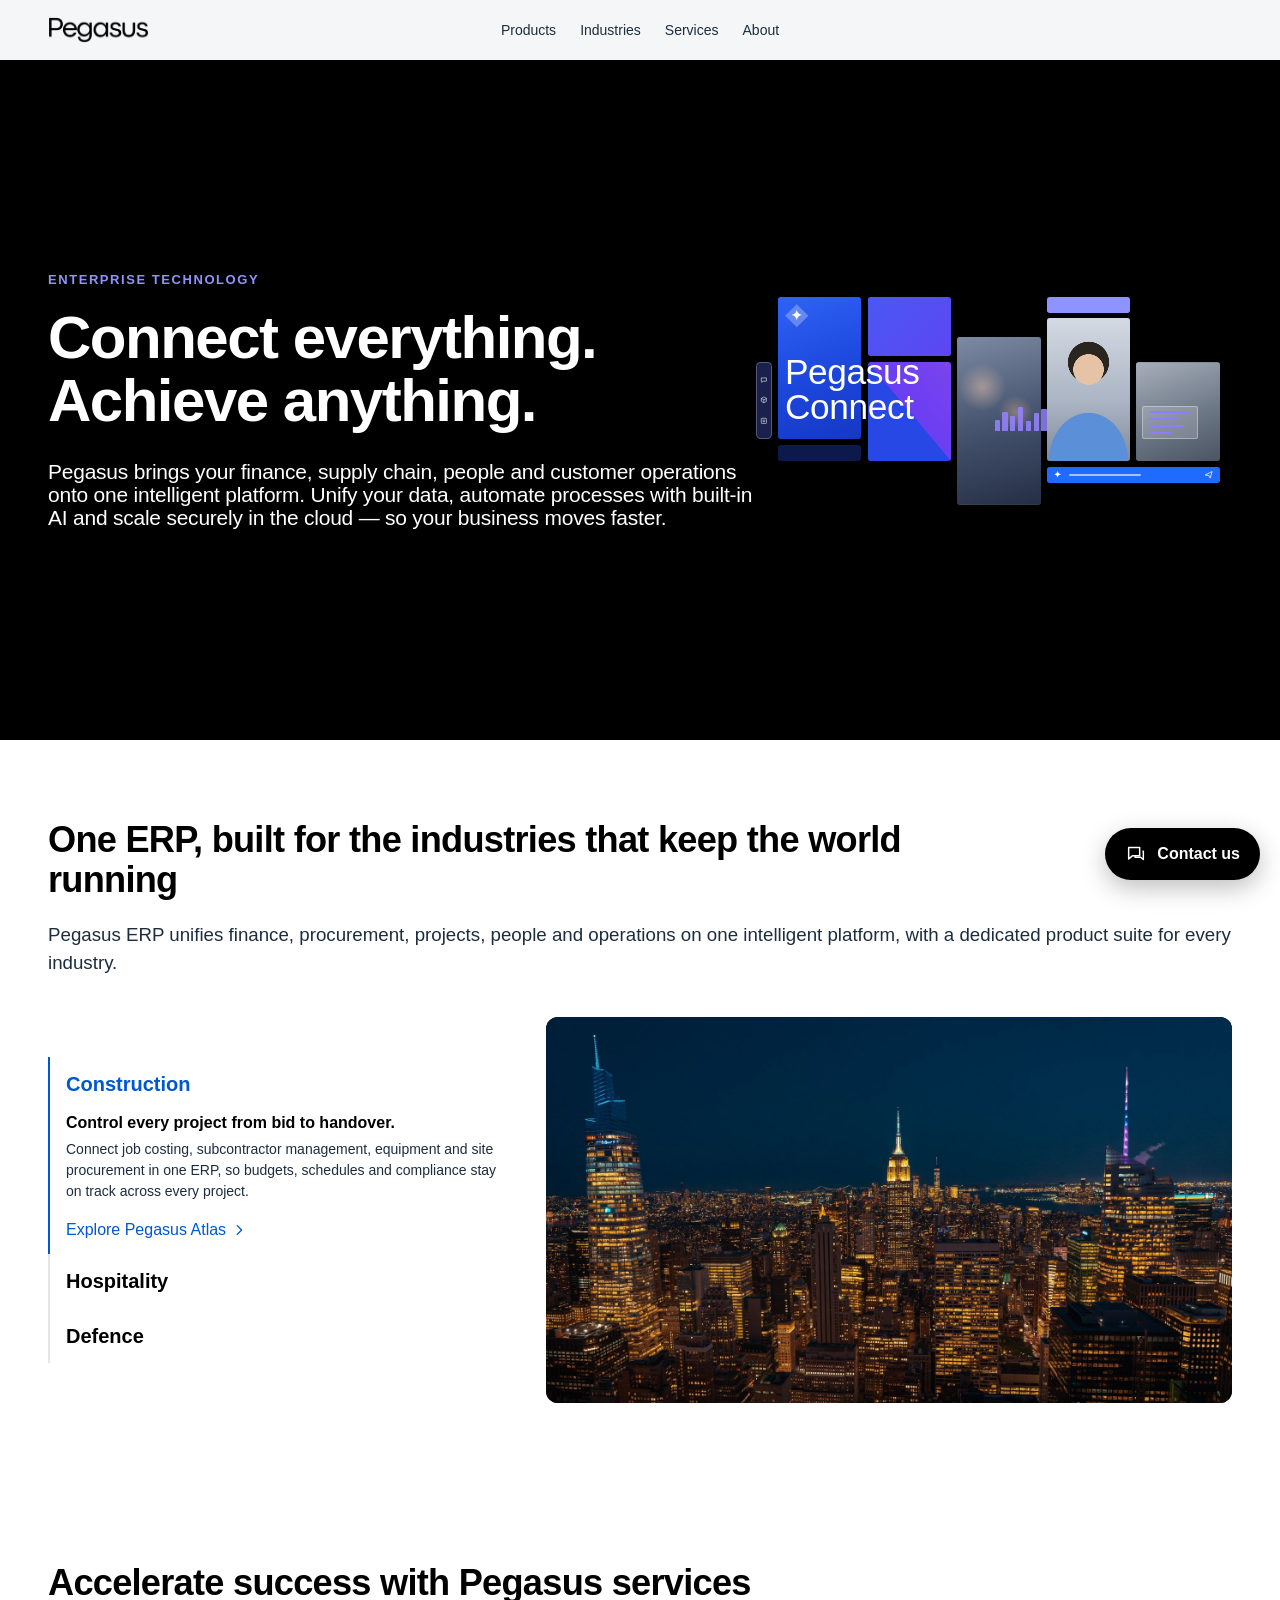
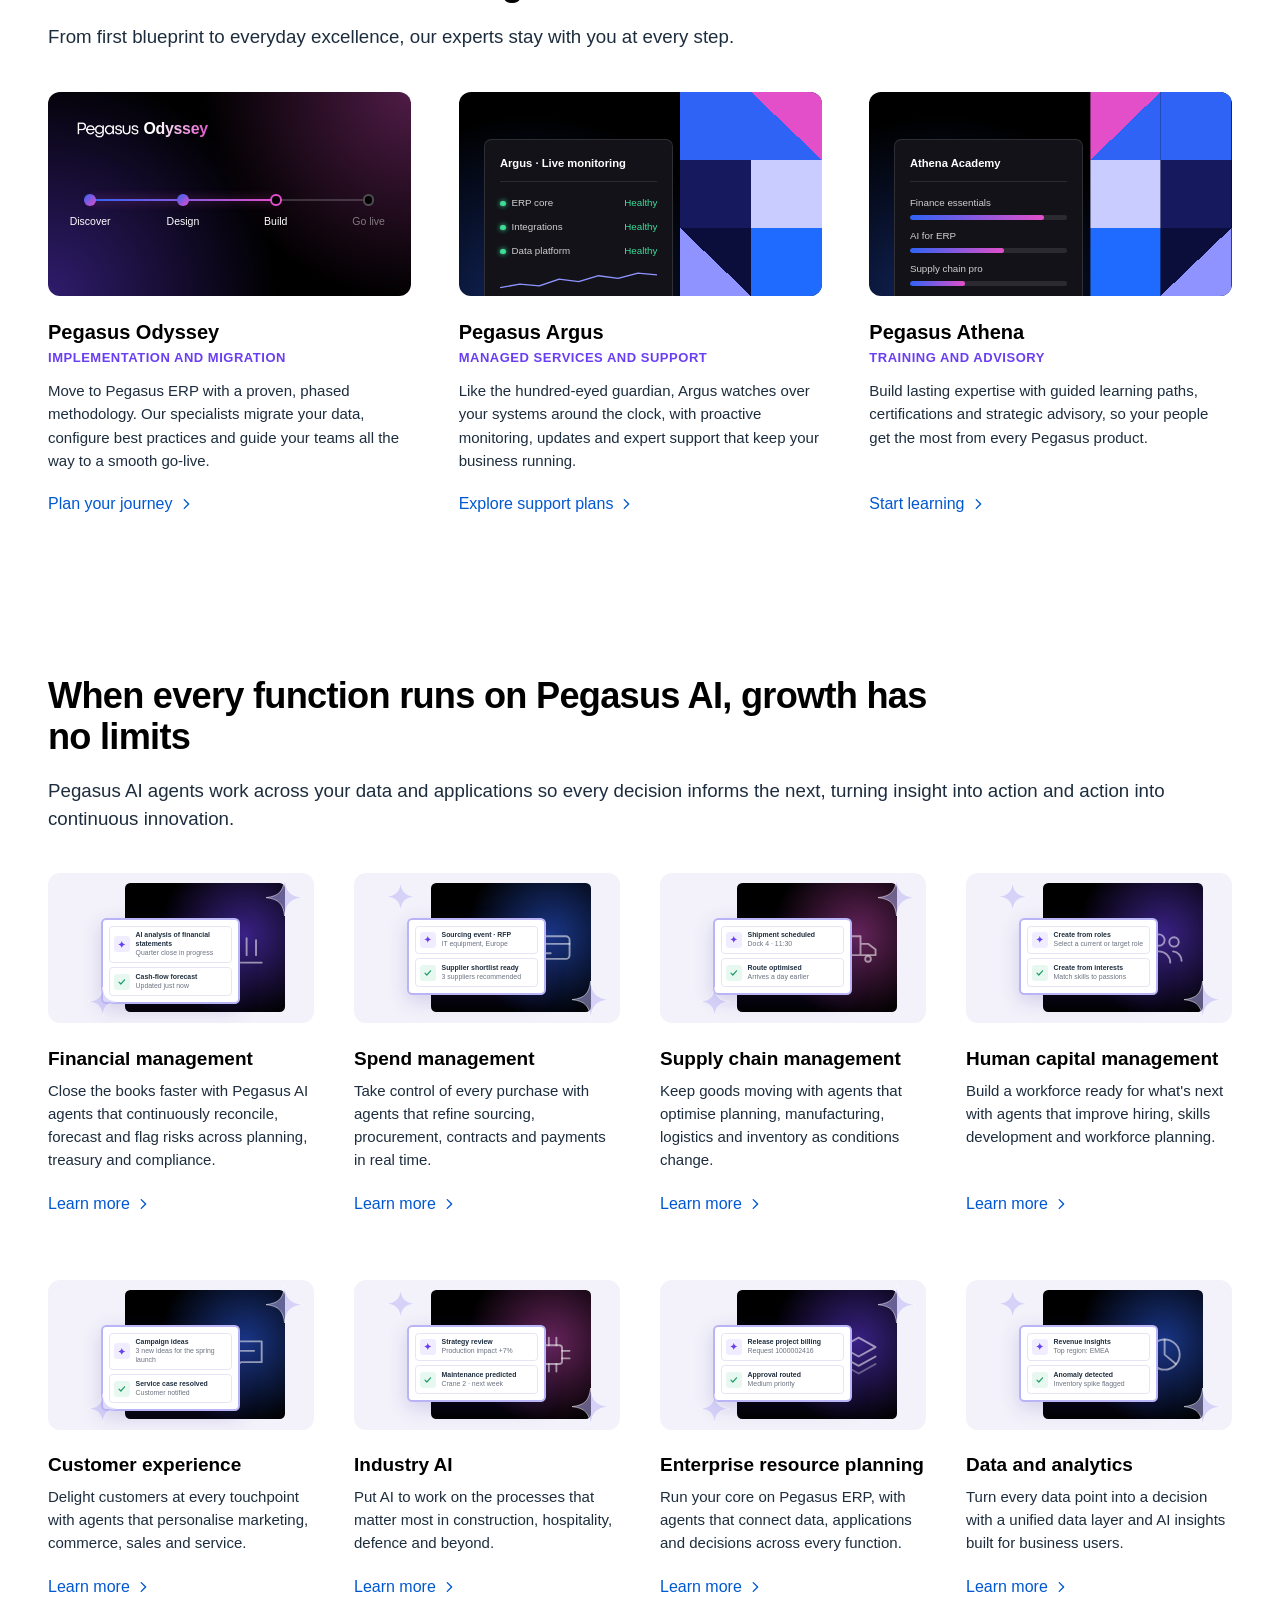
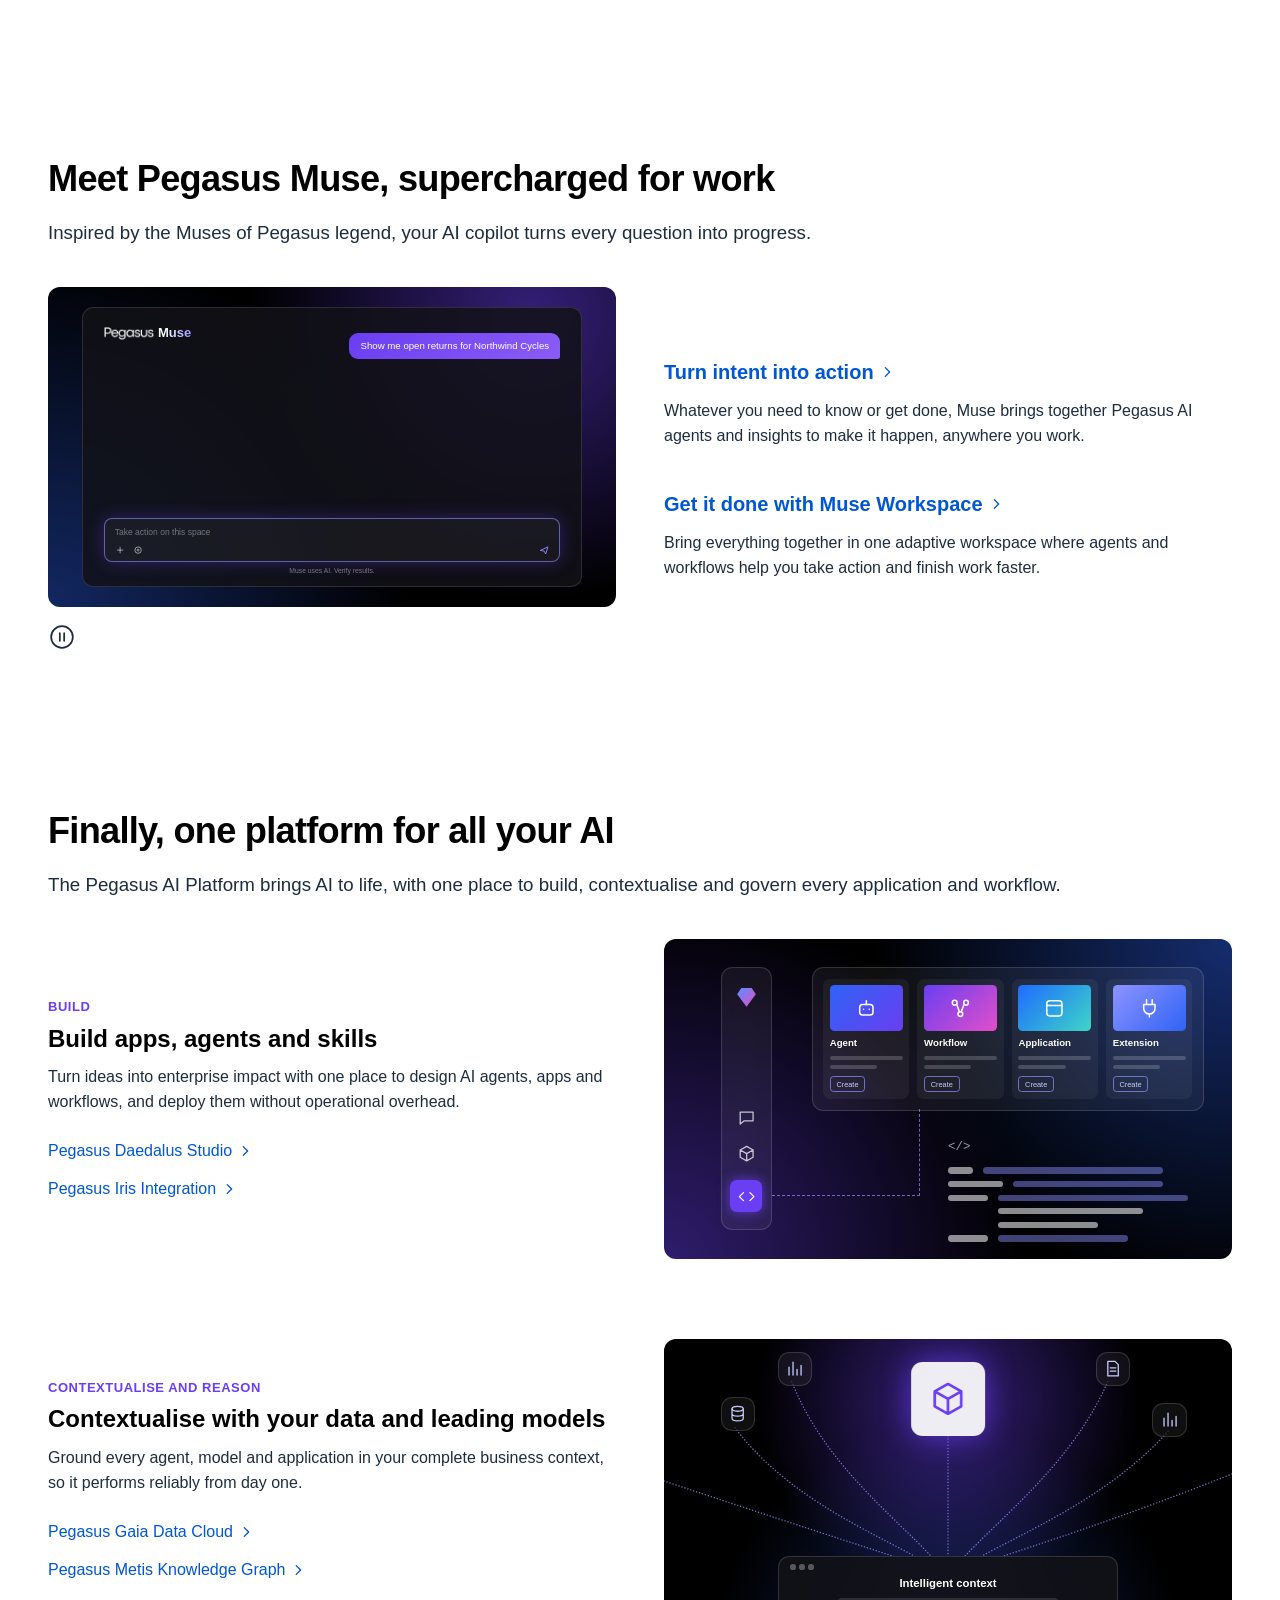
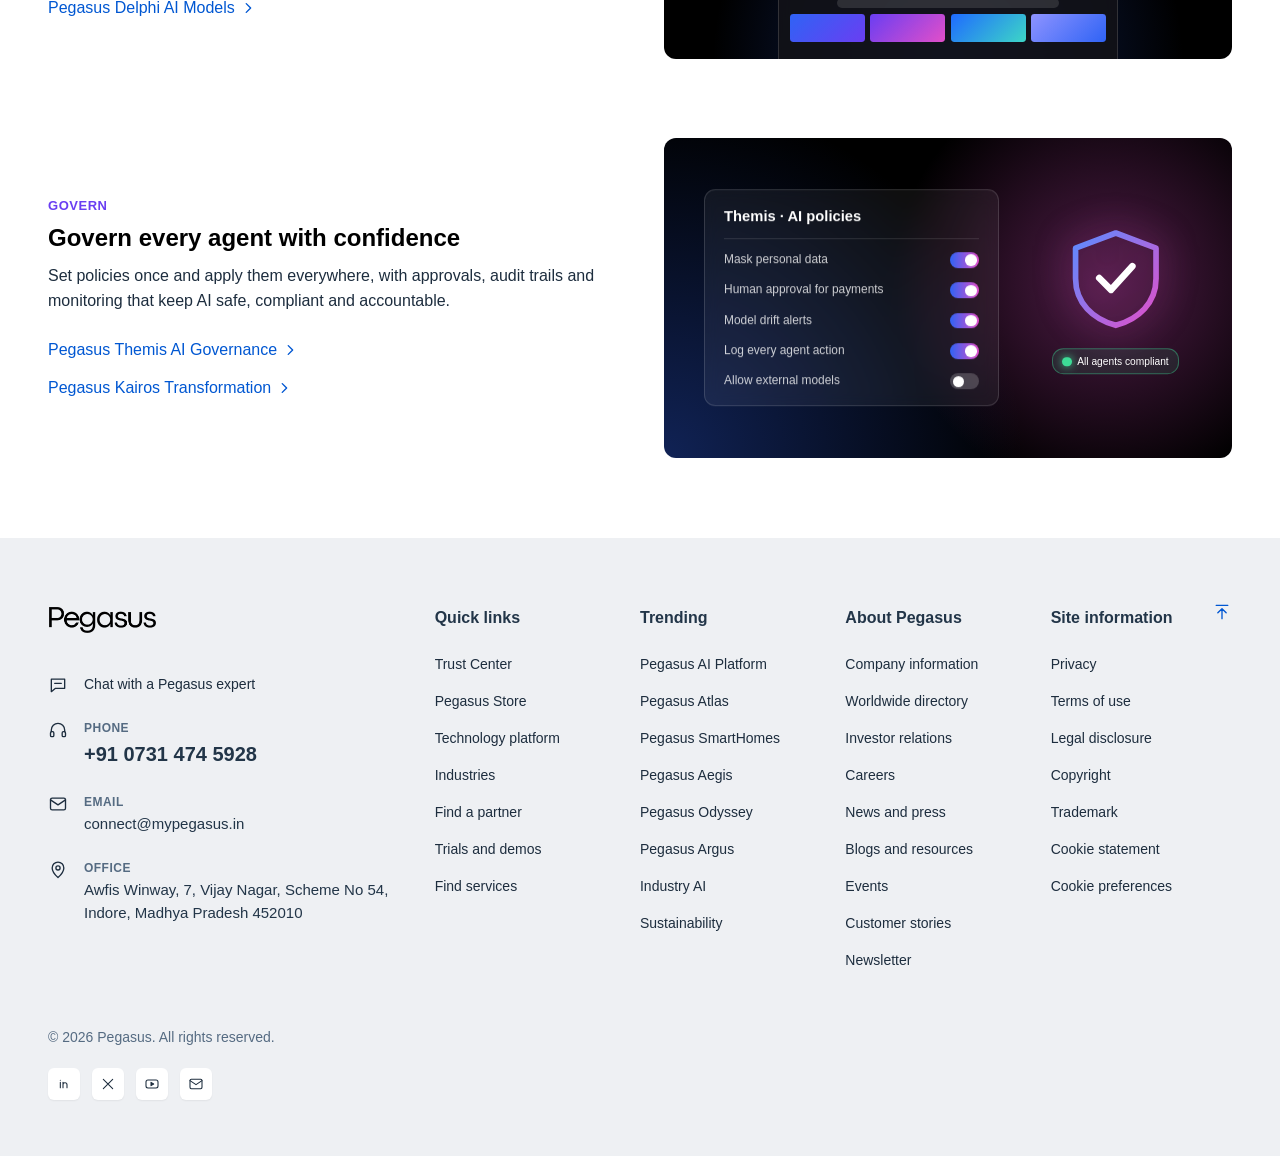
<file: index.html>
<!DOCTYPE html>
<html lang="en">
<head>
  <meta charset="UTF-8">
  <meta name="viewport" content="width=device-width, initial-scale=1.0">
  <meta name="description" content="Pegasus — enterprise technology that connects everything.">
  <title>Pegasus</title>
  <link rel="icon" type="image/png" href="assets/favicon/favicon-96x96.png" sizes="96x96">
  <link rel="icon" type="image/svg+xml" href="assets/favicon/favicon.svg">
  <link rel="shortcut icon" href="assets/favicon/favicon.ico">
  <link rel="apple-touch-icon" sizes="180x180" href="assets/favicon/apple-touch-icon.png">
  <link rel="manifest" href="assets/favicon/site.webmanifest">
  <meta name="theme-color" content="#000000">
  <link rel="stylesheet" href="css/styles.css">
  <script src="js/main.js" defer></script>
</head>
<body>
  <!-- ===== Navbar (ref: docs/navbar.png, docs/navbar_link_hover.png) ===== -->
  <header class="navbar">
    <div class="container navbar__inner">
      <a href="index.html" class="navbar__logo" aria-label="Pegasus home">
        <img src="assets/images/logo.png" alt="Pegasus" width="432" height="111">
      </a>

      <nav id="primary-nav" class="navbar__nav" aria-label="Primary">
        <ul class="navbar__links">
          <li class="nav-item">
            <button class="nav-link" aria-expanded="false" aria-controls="menu-products">Products</button>
            <div class="mega" id="menu-products">
              <div class="mega__inner">
                <div class="mega__col">
                  <a class="mega__heading" href="#section-one">Industry ERP <svg class="mega__chevron" viewBox="0 0 16 16" aria-hidden="true"><path d="M6 3l5 5-5 5" fill="none" stroke="currentColor" stroke-width="1.5" stroke-linecap="round" stroke-linejoin="round"/></svg></a>
                  <ul class="mega__list">
                    <li><a href="construction.html">Pegasus Atlas &middot; Construction</a></li>
                    <li><a href="hospitality.html">Pegasus Opera &middot; Hospitality</a></li>
                    <li><a href="#">Pegasus Aegis &middot; Defence</a></li>
                  </ul>
                </div>
                <div class="mega__col">
                  <a class="mega__heading" href="#section-two">AI Platform <svg class="mega__chevron" viewBox="0 0 16 16" aria-hidden="true"><path d="M6 3l5 5-5 5" fill="none" stroke="currentColor" stroke-width="1.5" stroke-linecap="round" stroke-linejoin="round"/></svg></a>
                  <p class="mega__label">Build</p>
                  <ul class="mega__list mega__list--indent">
                    <li><a href="#">Pegasus Daedalus Studio</a></li>
                    <li><a href="#">Pegasus Iris Integration</a></li>
                  </ul>
                  <p class="mega__label">Contextualise and reason</p>
                  <ul class="mega__list mega__list--indent">
                    <li><a href="#">Pegasus Gaia Data Cloud</a></li>
                    <li><a href="#">Pegasus Metis Knowledge Graph</a></li>
                    <li><a href="#">Pegasus Delphi AI Models</a></li>
                  </ul>
                  <p class="mega__label">Govern</p>
                  <ul class="mega__list mega__list--indent">
                    <li><a href="#">Pegasus Themis AI Governance</a></li>
                    <li><a href="#">Pegasus Kairos Transformation</a></li>
                  </ul>
                </div>
                <div class="mega__col">
                  <a class="mega__heading" href="#section-five">AI assistant <svg class="mega__chevron" viewBox="0 0 16 16" aria-hidden="true"><path d="M6 3l5 5-5 5" fill="none" stroke="currentColor" stroke-width="1.5" stroke-linecap="round" stroke-linejoin="round"/></svg></a>
                  <ul class="mega__list">
                    <li><a href="#">Pegasus Muse</a></li>
                    <li><a href="#">Muse Workspace</a></li>
                  </ul>
                </div>
                <a class="mega__feature" href="smarthomes.html">
                  <img src="assets/images/smarthomes-logo.png" alt="Pegasus SmartHomes" width="729" height="118">
                  <span class="mega__feature-text">Hospitality automation with every sensor you need, from a single smart room to a whole enterprise building.</span>
                  <span class="mega__feature-link">Explore SmartHomes <svg viewBox="0 0 16 16" aria-hidden="true"><path d="M6 3l5 5-5 5" fill="none" stroke="currentColor" stroke-width="1.6" stroke-linecap="round" stroke-linejoin="round"/></svg></span>
                </a>
              </div>
            </div>
          </li>
          <li class="nav-item">
            <button class="nav-link" aria-expanded="false" aria-controls="menu-industries">Industries</button>
            <div class="mega" id="menu-industries">
              <div class="mega__inner">
                <div class="mega__col">
                  <a class="mega__heading" href="construction.html">Construction <svg class="mega__chevron" viewBox="0 0 16 16" aria-hidden="true"><path d="M6 3l5 5-5 5" fill="none" stroke="currentColor" stroke-width="1.5" stroke-linecap="round" stroke-linejoin="round"/></svg></a>
                  <ul class="mega__list">
                    <li><a href="#">Job costing</a></li>
                    <li><a href="#">Subcontractor management</a></li>
                    <li><a href="#">Site procurement</a></li>
                  </ul>
                </div>
                <div class="mega__col">
                  <a class="mega__heading" href="hospitality.html">Hospitality <svg class="mega__chevron" viewBox="0 0 16 16" aria-hidden="true"><path d="M6 3l5 5-5 5" fill="none" stroke="currentColor" stroke-width="1.5" stroke-linecap="round" stroke-linejoin="round"/></svg></a>
                  <ul class="mega__list">
                    <li><a href="#">Multi-property finance</a></li>
                    <li><a href="#">Purchasing and inventory</a></li>
                    <li><a href="#">Workforce scheduling</a></li>
                    <li><a href="smarthomes.html">Pegasus SmartHomes</a></li>
                  </ul>
                </div>
                <div class="mega__col">
                  <a class="mega__heading" href="#section-one">Defence <svg class="mega__chevron" viewBox="0 0 16 16" aria-hidden="true"><path d="M6 3l5 5-5 5" fill="none" stroke="currentColor" stroke-width="1.5" stroke-linecap="round" stroke-linejoin="round"/></svg></a>
                  <ul class="mega__list">
                    <li><a href="#">Programme management</a></li>
                    <li><a href="#">Maintenance, repair and overhaul</a></li>
                    <li><a href="#">Secure supply chains</a></li>
                  </ul>
                </div>
              </div>
            </div>
          </li>
          <li class="nav-item">
            <button class="nav-link" aria-expanded="false" aria-controls="menu-services">Services</button>
            <div class="mega" id="menu-services">
              <div class="mega__inner">
                <div class="mega__col">
                  <a class="mega__heading" href="#section-three">Pegasus Odyssey <svg class="mega__chevron" viewBox="0 0 16 16" aria-hidden="true"><path d="M6 3l5 5-5 5" fill="none" stroke="currentColor" stroke-width="1.5" stroke-linecap="round" stroke-linejoin="round"/></svg></a>
                  <ul class="mega__list">
                    <li><a href="#">Implementation</a></li>
                    <li><a href="#">Data migration</a></li>
                    <li><a href="#">Go-live support</a></li>
                  </ul>
                </div>
                <div class="mega__col">
                  <a class="mega__heading" href="#section-three">Pegasus Argus <svg class="mega__chevron" viewBox="0 0 16 16" aria-hidden="true"><path d="M6 3l5 5-5 5" fill="none" stroke="currentColor" stroke-width="1.5" stroke-linecap="round" stroke-linejoin="round"/></svg></a>
                  <ul class="mega__list">
                    <li><a href="#">24/7 monitoring</a></li>
                    <li><a href="#">Updates and upgrades</a></li>
                    <li><a href="#">Expert support</a></li>
                  </ul>
                </div>
                <div class="mega__col">
                  <a class="mega__heading" href="#section-three">Pegasus Athena <svg class="mega__chevron" viewBox="0 0 16 16" aria-hidden="true"><path d="M6 3l5 5-5 5" fill="none" stroke="currentColor" stroke-width="1.5" stroke-linecap="round" stroke-linejoin="round"/></svg></a>
                  <ul class="mega__list">
                    <li><a href="#">Learning paths</a></li>
                    <li><a href="#">Certifications</a></li>
                    <li><a href="#">Strategic advisory</a></li>
                  </ul>
                </div>
              </div>
            </div>
          </li>
          <li class="nav-item">
            <button class="nav-link" aria-expanded="false" aria-controls="menu-about">About</button>
            <div class="mega" id="menu-about">
              <div class="mega__inner">
                <div class="mega__col">
                  <span class="mega__heading">Company</span>
                  <ul class="mega__list">
                    <li><a href="#">About Pegasus</a></li>
                    <li><a href="#">Careers</a></li>
                    <li><a href="#">Newsroom</a></li>
                  </ul>
                </div>
                <div class="mega__col">
                  <span class="mega__heading">Get in touch</span>
                  <ul class="mega__list">
                    <li><a href="mailto:connect@mypegasus.in">connect@mypegasus.in</a></li>
                    <li><a href="tel:+917314745928">+91 0731 474 5928</a></li>
                    <li><a href="https://www.google.com/maps/search/?api=1&amp;query=Awfis+Winway+Vijay+Nagar+Scheme+No+54+Indore+452010" target="_blank" rel="noopener">Indore office</a></li>
                  </ul>
                </div>
              </div>
            </div>
          </li>
        </ul>
      </nav>

      <div class="navbar__actions">
        <button class="navbar__toggle" aria-label="Toggle menu" aria-expanded="false" aria-controls="primary-nav">
          <span></span><span></span><span></span>
        </button>
      </div>
    </div>
  </header>

  <main>
    <!-- ===== Hero (ref: docs/hero_section.png) ===== -->
    <section class="hero">
      <div class="container hero__inner">
        <div class="hero__content">
          <p class="hero__eyebrow">Enterprise technology</p>
          <h1 class="hero__title">Connect everything.<br>Achieve anything.</h1>
          <p class="hero__text">
            Pegasus brings your finance, supply chain, people and customer operations onto
            one intelligent platform. Unify your data, automate processes with built-in AI
            and scale securely in the cloud &mdash; so your business moves faster.
          </p>
        </div>

        <!-- Tile collage. Photo tiles show a gradient placeholder until a
             photo is set, e.g. style="--photo: url('assets/images/hero-1.jpg')" -->
        <div class="hero__visual" aria-hidden="true">
          <div class="hero-tile hero-tile--toolbar">
            <svg viewBox="0 0 12 12"><path d="M2 3h8v5H5l-2 2V8H2z" fill="none" stroke="currentColor" stroke-width="1"/></svg>
            <svg viewBox="0 0 12 12"><path d="M6 1.5l4 2.25v4.5L6 10.5 2 8.25v-4.5zM2 3.75L6 6l4-2.25M6 6v4.5" fill="none" stroke="currentColor" stroke-width="1"/></svg>
            <svg viewBox="0 0 12 12"><rect x="2" y="2" width="8" height="8" rx="1" fill="none" stroke="currentColor" stroke-width="1"/><path d="M4 5h4M4 7h4" stroke="currentColor" stroke-width="1"/></svg>
          </div>

          <div class="hero-tile hero-tile--brand">
            <svg class="hero-tile__mark" viewBox="0 0 32 32">
              <path d="M16 1.5L30.5 16 16 30.5 1.5 16z" fill="rgba(255,255,255,0.28)"/>
              <path d="M16 8.5c.6 3.8 2.7 5.9 6.5 6.5-3.8.6-5.9 2.7-6.5 6.5-.6-3.8-2.7-5.9-6.5-6.5 3.8-.6 5.9-2.7 6.5-6.5z" fill="#fff"/>
            </svg>
          </div>
          <div class="hero-tile hero-tile--strip"></div>
          <div class="hero-tile hero-tile--violet"></div>
          <div class="hero-tile hero-tile--split"></div>
          <p class="hero__wordmark">Pegasus<br>Connect</p>

          <div class="hero-tile hero-tile--photo hero-tile--photo-1">
            <div class="hero-chart">
              <span style="--h: 40%"></span><span style="--h: 70%"></span><span style="--h: 55%"></span>
              <span style="--h: 90%"></span><span style="--h: 35%"></span><span style="--h: 65%"></span>
              <span style="--h: 80%"></span><span style="--h: 50%"></span><span style="--h: 75%"></span>
            </div>
          </div>

          <div class="hero-tile hero-tile--lilac"></div>
          <div class="hero-tile hero-tile--photo hero-tile--photo-2">
            <div class="hero-avatar"></div>
          </div>
          <div class="hero-tile hero-tile--chat">
            <svg viewBox="0 0 12 12"><path d="M6 1c.4 2.6 1.9 4.1 4.5 4.5C7.9 5.9 6.4 7.4 6 10c-.4-2.6-1.9-4.1-4.5-4.5C4.1 5.1 5.6 3.6 6 1z" fill="currentColor"/></svg>
            <span class="hero-tile__line"></span>
            <svg viewBox="0 0 12 12"><path d="M1.5 6.5L10.5 2 8 10.5 6 7z" fill="none" stroke="currentColor" stroke-width="1" stroke-linejoin="round"/></svg>
          </div>

          <div class="hero-tile hero-tile--photo hero-tile--photo-3">
            <div class="hero-panel"><span></span><span></span><span></span><span></span></div>
          </div>
        </div>
      </div>
    </section>

    <!-- ===== Section 1: ERP by industry (ref: docs/section_one.png) ===== -->
    <section id="section-one" class="section stories">
      <div class="container">
        <header class="section-head">
          <h2 class="section-title">One ERP, built for the industries that keep the world running</h2>
          <p class="section-subtitle">Pegasus ERP unifies finance, procurement, projects, people and operations on one intelligent platform, with a dedicated product suite for every industry.</p>
        </header>

        <div class="stories__grid">
          <ul class="stories__list">
            <li class="story is-active">
              <h3>
                <button class="story__title" aria-expanded="true" aria-controls="erp-construction">Construction</button>
              </h3>
              <div class="story__body" id="erp-construction">
                <div>
                  <p><strong>Control every project from bid to handover.</strong> Connect job costing, subcontractor management, equipment and site procurement in one ERP, so budgets, schedules and compliance stay on track across every project.</p>
                  <a href="construction.html" class="link-arrow">Explore Pegasus Atlas <svg viewBox="0 0 16 16" aria-hidden="true"><path d="M6 3l5 5-5 5" fill="none" stroke="currentColor" stroke-width="1.6" stroke-linecap="round" stroke-linejoin="round"/></svg></a>
                </div>
              </div>
            </li>
            <li class="story">
              <h3>
                <button class="story__title" aria-expanded="false" aria-controls="erp-hospitality">Hospitality</button>
              </h3>
              <div class="story__body" id="erp-hospitality">
                <div>
                  <p><strong>Run every property from one platform.</strong> Manage multi-property finance, purchasing, inventory and workforce scheduling for hotels, resorts and restaurants, while keeping the guest experience at the centre.</p>
                  <a href="hospitality.html" class="link-arrow">Explore Pegasus Opera <svg viewBox="0 0 16 16" aria-hidden="true"><path d="M6 3l5 5-5 5" fill="none" stroke="currentColor" stroke-width="1.6" stroke-linecap="round" stroke-linejoin="round"/></svg></a>
                </div>
              </div>
            </li>
            <li class="story">
              <h3>
                <button class="story__title" aria-expanded="false" aria-controls="erp-defence">Defence</button>
              </h3>
              <div class="story__body" id="erp-defence">
                <div>
                  <p><strong>Mission-ready operations with full traceability.</strong> Manage complex programmes, maintenance, repair and overhaul (MRO) and secure supply chains, with the audit trails and access controls defence organisations require.</p>
                  <a href="#" class="link-arrow">Explore Pegasus Aegis <svg viewBox="0 0 16 16" aria-hidden="true"><path d="M6 3l5 5-5 5" fill="none" stroke="currentColor" stroke-width="1.6" stroke-linecap="round" stroke-linejoin="round"/></svg></a>
                </div>
              </div>
            </li>
          </ul>

          <!-- Photos from Unsplash (unsplash.com/license): construction @petar-avramoski, hospitality @zoshua-colah,
               defence @arturo-alvarez -->
          <div class="stories__media">
            <div class="story-media story-media--construction is-active">
              <img src="assets/images/sectors/construction.jpg" alt="New York City skyline at night with the Empire State Building lit up" width="1600" height="900">
            </div>
            <div class="story-media story-media--hospitality">
              <img src="assets/images/sectors/hospitality.jpg" alt="Grand hotel lobby with tall windows and palm trees" width="1600" height="900" loading="lazy">
            </div>
            <div class="story-media story-media--defence">
              <img src="assets/images/sectors/defence.jpg" alt="F-35 fighter jet rolling through the sky with vapour trails from its wingtips" width="1600" height="900" loading="lazy">
            </div>
          </div>
        </div>
      </div>
    </section>

    <!-- ===== Section 3: Pegasus Services (ref: docs/section_three.png) ===== -->
    <section id="section-three" class="section services">
      <div class="container">
        <header class="section-head">
          <h2 class="section-title">Accelerate success with Pegasus services</h2>
          <p class="section-subtitle">From first blueprint to everyday excellence, our experts stay with you at every step.</p>
        </header>

        <div class="services__grid">
          <!-- Odyssey: implementation journey -->
          <article class="svc-card">
            <div class="svc-visual svc-visual--odyssey" aria-hidden="true">
              <p class="svc-visual__label"><img src="assets/images/logo-white.png" alt="Pegasus" width="432" height="111"><span>Odyssey</span></p>
              <ol class="svc-journey">
                <li class="is-done"><span></span>Discover</li>
                <li class="is-done"><span></span>Design</li>
                <li class="is-current"><span></span>Build</li>
                <li><span></span>Go live</li>
              </ol>
            </div>
            <h3 class="svc-card__title">Pegasus Odyssey</h3>
            <p class="svc-card__eyebrow">Implementation and migration</p>
            <p class="svc-card__text">Move to Pegasus ERP with a proven, phased methodology. Our specialists migrate your data, configure best practices and guide your teams all the way to a smooth go-live.</p>
            <a href="#" class="link-arrow">Plan your journey <svg viewBox="0 0 16 16" aria-hidden="true"><path d="M6 3l5 5-5 5" fill="none" stroke="currentColor" stroke-width="1.6" stroke-linecap="round" stroke-linejoin="round"/></svg></a>
          </article>

          <!-- Argus: managed services & monitoring -->
          <article class="svc-card">
            <div class="svc-visual svc-visual--split" aria-hidden="true">
              <div class="svc-panel">
                <p class="svc-panel__title">Argus &middot; Live monitoring</p>
                <ul class="svc-status">
                  <li><span class="svc-dot"></span>ERP core<em>Healthy</em></li>
                  <li><span class="svc-dot"></span>Integrations<em>Healthy</em></li>
                  <li><span class="svc-dot"></span>Data platform<em>Healthy</em></li>
                </ul>
                <svg class="svc-spark" viewBox="0 0 120 30" preserveAspectRatio="none"><path d="M0 22 L15 18 L30 20 L45 12 L60 15 L75 8 L90 11 L105 5 L120 7"/></svg>
              </div>
              <div class="svc-tiles">
                <span class="svc-tile svc-tile--blue"></span>
                <span class="svc-tile svc-tile--split-pink"></span>
                <span class="svc-tile svc-tile--navy"></span>
                <span class="svc-tile svc-tile--pale"></span>
                <span class="svc-tile svc-tile--split-violet"></span>
                <span class="svc-tile svc-tile--bright"></span>
              </div>
            </div>
            <h3 class="svc-card__title">Pegasus Argus</h3>
            <p class="svc-card__eyebrow">Managed services and support</p>
            <p class="svc-card__text">Like the hundred-eyed guardian, Argus watches over your systems around the clock, with proactive monitoring, updates and expert support that keep your business running.</p>
            <a href="#" class="link-arrow">Explore support plans <svg viewBox="0 0 16 16" aria-hidden="true"><path d="M6 3l5 5-5 5" fill="none" stroke="currentColor" stroke-width="1.6" stroke-linecap="round" stroke-linejoin="round"/></svg></a>
          </article>

          <!-- Athena: training & advisory -->
          <article class="svc-card">
            <div class="svc-visual svc-visual--split svc-visual--alt" aria-hidden="true">
              <div class="svc-panel">
                <p class="svc-panel__title">Athena Academy</p>
                <ul class="svc-courses">
                  <li>Finance essentials<span class="svc-bar" style="--p: 85%"></span></li>
                  <li>AI for ERP<span class="svc-bar" style="--p: 60%"></span></li>
                  <li>Supply chain pro<span class="svc-bar" style="--p: 35%"></span></li>
                </ul>
              </div>
              <div class="svc-tiles">
                <span class="svc-tile svc-tile--blue"></span>
                <span class="svc-tile svc-tile--split-pink"></span>
                <span class="svc-tile svc-tile--navy"></span>
                <span class="svc-tile svc-tile--pale"></span>
                <span class="svc-tile svc-tile--split-violet"></span>
                <span class="svc-tile svc-tile--bright"></span>
              </div>
            </div>
            <h3 class="svc-card__title">Pegasus Athena</h3>
            <p class="svc-card__eyebrow">Training and advisory</p>
            <p class="svc-card__text">Build lasting expertise with guided learning paths, certifications and strategic advisory, so your people get the most from every Pegasus product.</p>
            <a href="#" class="link-arrow">Start learning <svg viewBox="0 0 16 16" aria-hidden="true"><path d="M6 3l5 5-5 5" fill="none" stroke="currentColor" stroke-width="1.6" stroke-linecap="round" stroke-linejoin="round"/></svg></a>
          </article>
        </div>
      </div>
    </section>

    <!-- ===== Section 4: AI across every function (ref: docs/section_four.png) ===== -->
    <section id="section-four" class="section functions">
      <div class="container">
        <header class="section-head">
          <h2 class="section-title">When every function runs on Pegasus AI, growth has no limits</h2>
          <p class="section-subtitle">Pegasus AI agents work across your data and applications so every decision informs the next, turning insight into action and action into continuous innovation.</p>
        </header>

        <div class="functions__grid">
          <article class="fn-card">
            <div class="fn-visual" aria-hidden="true">
              <div class="fn-screen"><svg viewBox="0 0 24 24"><path d="M4 20h16M7 16v-5M12 16V7M17 16v-8"/></svg></div>
              <ul class="fn-ui">
                  <li><span class="fn-ui__icon"><svg viewBox="0 0 12 12"><path d="M6 1c.4 2.6 1.9 4.1 4.5 4.5C7.9 5.9 6.4 7.4 6 10c-.4-2.6-1.9-4.1-4.5-4.5C4.1 5.1 5.6 3.6 6 1z"/></svg></span><span><strong>AI analysis of financial statements</strong>Quarter close in progress</span></li>
                  <li><span class="fn-ui__icon"><svg viewBox="0 0 12 12"><path d="M2.5 6.5l2.3 2.3L9.5 3.5" fill="none" stroke="currentColor" stroke-width="1.5" stroke-linecap="round" stroke-linejoin="round"/></svg></span><span><strong>Cash-flow forecast</strong>Updated just now</span></li>
              </ul>
              <svg class="fn-star" viewBox="0 0 100 100"><path d="M50 0C54 34 66 46 100 50 66 54 54 66 50 100 46 66 34 54 0 50 34 46 46 34 50 0Z"/></svg>
              <svg class="fn-star" viewBox="0 0 100 100"><path d="M50 0C54 34 66 46 100 50 66 54 54 66 50 100 46 66 34 54 0 50 34 46 46 34 50 0Z"/></svg>
            </div>
            <h3 class="fn-card__title">Financial management</h3>
            <p class="fn-card__text">Close the books faster with Pegasus AI agents that continuously reconcile, forecast and flag risks across planning, treasury and compliance.</p>
            <a href="#" class="link-arrow">Learn more <svg viewBox="0 0 16 16" aria-hidden="true"><path d="M6 3l5 5-5 5" fill="none" stroke="currentColor" stroke-width="1.6" stroke-linecap="round" stroke-linejoin="round"/></svg></a>
          </article>
          <article class="fn-card">
            <div class="fn-visual" aria-hidden="true">
              <div class="fn-screen"><svg viewBox="0 0 24 24"><rect x="3" y="6" width="18" height="12" rx="2"/><path d="M3 10h18M7 15h4"/></svg></div>
              <ul class="fn-ui">
                  <li><span class="fn-ui__icon"><svg viewBox="0 0 12 12"><path d="M6 1c.4 2.6 1.9 4.1 4.5 4.5C7.9 5.9 6.4 7.4 6 10c-.4-2.6-1.9-4.1-4.5-4.5C4.1 5.1 5.6 3.6 6 1z"/></svg></span><span><strong>Sourcing event &middot; RFP</strong>IT equipment, Europe</span></li>
                  <li><span class="fn-ui__icon"><svg viewBox="0 0 12 12"><path d="M2.5 6.5l2.3 2.3L9.5 3.5" fill="none" stroke="currentColor" stroke-width="1.5" stroke-linecap="round" stroke-linejoin="round"/></svg></span><span><strong>Supplier shortlist ready</strong>3 suppliers recommended</span></li>
              </ul>
              <svg class="fn-star" viewBox="0 0 100 100"><path d="M50 0C54 34 66 46 100 50 66 54 54 66 50 100 46 66 34 54 0 50 34 46 46 34 50 0Z"/></svg>
              <svg class="fn-star" viewBox="0 0 100 100"><path d="M50 0C54 34 66 46 100 50 66 54 54 66 50 100 46 66 34 54 0 50 34 46 46 34 50 0Z"/></svg>
            </div>
            <h3 class="fn-card__title">Spend management</h3>
            <p class="fn-card__text">Take control of every purchase with agents that refine sourcing, procurement, contracts and payments in real time.</p>
            <a href="#" class="link-arrow">Learn more <svg viewBox="0 0 16 16" aria-hidden="true"><path d="M6 3l5 5-5 5" fill="none" stroke="currentColor" stroke-width="1.6" stroke-linecap="round" stroke-linejoin="round"/></svg></a>
          </article>
          <article class="fn-card">
            <div class="fn-visual" aria-hidden="true">
              <div class="fn-screen"><svg viewBox="0 0 24 24"><path d="M2 6h11v10H2zM13 10h4l4 3v3h-8z"/><circle cx="6" cy="18" r="1.5"/><circle cx="17" cy="18" r="1.5"/></svg></div>
              <ul class="fn-ui">
                  <li><span class="fn-ui__icon"><svg viewBox="0 0 12 12"><path d="M6 1c.4 2.6 1.9 4.1 4.5 4.5C7.9 5.9 6.4 7.4 6 10c-.4-2.6-1.9-4.1-4.5-4.5C4.1 5.1 5.6 3.6 6 1z"/></svg></span><span><strong>Shipment scheduled</strong>Dock 4 &middot; 11:30</span></li>
                  <li><span class="fn-ui__icon"><svg viewBox="0 0 12 12"><path d="M2.5 6.5l2.3 2.3L9.5 3.5" fill="none" stroke="currentColor" stroke-width="1.5" stroke-linecap="round" stroke-linejoin="round"/></svg></span><span><strong>Route optimised</strong>Arrives a day earlier</span></li>
              </ul>
              <svg class="fn-star" viewBox="0 0 100 100"><path d="M50 0C54 34 66 46 100 50 66 54 54 66 50 100 46 66 34 54 0 50 34 46 46 34 50 0Z"/></svg>
              <svg class="fn-star" viewBox="0 0 100 100"><path d="M50 0C54 34 66 46 100 50 66 54 54 66 50 100 46 66 34 54 0 50 34 46 46 34 50 0Z"/></svg>
            </div>
            <h3 class="fn-card__title">Supply chain management</h3>
            <p class="fn-card__text">Keep goods moving with agents that optimise planning, manufacturing, logistics and inventory as conditions change.</p>
            <a href="#" class="link-arrow">Learn more <svg viewBox="0 0 16 16" aria-hidden="true"><path d="M6 3l5 5-5 5" fill="none" stroke="currentColor" stroke-width="1.6" stroke-linecap="round" stroke-linejoin="round"/></svg></a>
          </article>
          <article class="fn-card">
            <div class="fn-visual" aria-hidden="true">
              <div class="fn-screen"><svg viewBox="0 0 24 24"><circle cx="9" cy="8" r="3"/><path d="M3 20c0-3.3 2.7-6 6-6s6 2.7 6 6"/><circle cx="17" cy="9" r="2.5"/><path d="M16.5 14c2.5.2 4.5 2.3 4.5 5"/></svg></div>
              <ul class="fn-ui">
                  <li><span class="fn-ui__icon"><svg viewBox="0 0 12 12"><path d="M6 1c.4 2.6 1.9 4.1 4.5 4.5C7.9 5.9 6.4 7.4 6 10c-.4-2.6-1.9-4.1-4.5-4.5C4.1 5.1 5.6 3.6 6 1z"/></svg></span><span><strong>Create from roles</strong>Select a current or target role</span></li>
                  <li><span class="fn-ui__icon"><svg viewBox="0 0 12 12"><path d="M2.5 6.5l2.3 2.3L9.5 3.5" fill="none" stroke="currentColor" stroke-width="1.5" stroke-linecap="round" stroke-linejoin="round"/></svg></span><span><strong>Create from interests</strong>Match skills to passions</span></li>
              </ul>
              <svg class="fn-star" viewBox="0 0 100 100"><path d="M50 0C54 34 66 46 100 50 66 54 54 66 50 100 46 66 34 54 0 50 34 46 46 34 50 0Z"/></svg>
              <svg class="fn-star" viewBox="0 0 100 100"><path d="M50 0C54 34 66 46 100 50 66 54 54 66 50 100 46 66 34 54 0 50 34 46 46 34 50 0Z"/></svg>
            </div>
            <h3 class="fn-card__title">Human capital management</h3>
            <p class="fn-card__text">Build a workforce ready for what's next with agents that improve hiring, skills development and workforce planning.</p>
            <a href="#" class="link-arrow">Learn more <svg viewBox="0 0 16 16" aria-hidden="true"><path d="M6 3l5 5-5 5" fill="none" stroke="currentColor" stroke-width="1.6" stroke-linecap="round" stroke-linejoin="round"/></svg></a>
          </article>
          <article class="fn-card">
            <div class="fn-visual" aria-hidden="true">
              <div class="fn-screen"><svg viewBox="0 0 24 24"><path d="M4 5h16v11H9l-5 4z"/><path d="M8 10h8"/></svg></div>
              <ul class="fn-ui">
                  <li><span class="fn-ui__icon"><svg viewBox="0 0 12 12"><path d="M6 1c.4 2.6 1.9 4.1 4.5 4.5C7.9 5.9 6.4 7.4 6 10c-.4-2.6-1.9-4.1-4.5-4.5C4.1 5.1 5.6 3.6 6 1z"/></svg></span><span><strong>Campaign ideas</strong>3 new ideas for the spring launch</span></li>
                  <li><span class="fn-ui__icon"><svg viewBox="0 0 12 12"><path d="M2.5 6.5l2.3 2.3L9.5 3.5" fill="none" stroke="currentColor" stroke-width="1.5" stroke-linecap="round" stroke-linejoin="round"/></svg></span><span><strong>Service case resolved</strong>Customer notified</span></li>
              </ul>
              <svg class="fn-star" viewBox="0 0 100 100"><path d="M50 0C54 34 66 46 100 50 66 54 54 66 50 100 46 66 34 54 0 50 34 46 46 34 50 0Z"/></svg>
              <svg class="fn-star" viewBox="0 0 100 100"><path d="M50 0C54 34 66 46 100 50 66 54 54 66 50 100 46 66 34 54 0 50 34 46 46 34 50 0Z"/></svg>
            </div>
            <h3 class="fn-card__title">Customer experience</h3>
            <p class="fn-card__text">Delight customers at every touchpoint with agents that personalise marketing, commerce, sales and service.</p>
            <a href="#" class="link-arrow">Learn more <svg viewBox="0 0 16 16" aria-hidden="true"><path d="M6 3l5 5-5 5" fill="none" stroke="currentColor" stroke-width="1.6" stroke-linecap="round" stroke-linejoin="round"/></svg></a>
          </article>
          <article class="fn-card">
            <div class="fn-visual" aria-hidden="true">
              <div class="fn-screen"><svg viewBox="0 0 24 24"><rect x="7" y="7" width="10" height="10" rx="1.5"/><path d="M10 3v4M14 3v4M10 17v4M14 17v4M3 10h4M3 14h4M17 10h4M17 14h4"/></svg></div>
              <ul class="fn-ui">
                  <li><span class="fn-ui__icon"><svg viewBox="0 0 12 12"><path d="M6 1c.4 2.6 1.9 4.1 4.5 4.5C7.9 5.9 6.4 7.4 6 10c-.4-2.6-1.9-4.1-4.5-4.5C4.1 5.1 5.6 3.6 6 1z"/></svg></span><span><strong>Strategy review</strong>Production impact +7%</span></li>
                  <li><span class="fn-ui__icon"><svg viewBox="0 0 12 12"><path d="M2.5 6.5l2.3 2.3L9.5 3.5" fill="none" stroke="currentColor" stroke-width="1.5" stroke-linecap="round" stroke-linejoin="round"/></svg></span><span><strong>Maintenance predicted</strong>Crane 2 &middot; next week</span></li>
              </ul>
              <svg class="fn-star" viewBox="0 0 100 100"><path d="M50 0C54 34 66 46 100 50 66 54 54 66 50 100 46 66 34 54 0 50 34 46 46 34 50 0Z"/></svg>
              <svg class="fn-star" viewBox="0 0 100 100"><path d="M50 0C54 34 66 46 100 50 66 54 54 66 50 100 46 66 34 54 0 50 34 46 46 34 50 0Z"/></svg>
            </div>
            <h3 class="fn-card__title">Industry AI</h3>
            <p class="fn-card__text">Put AI to work on the processes that matter most in construction, hospitality, defence and beyond.</p>
            <a href="#" class="link-arrow">Learn more <svg viewBox="0 0 16 16" aria-hidden="true"><path d="M6 3l5 5-5 5" fill="none" stroke="currentColor" stroke-width="1.6" stroke-linecap="round" stroke-linejoin="round"/></svg></a>
          </article>
          <article class="fn-card">
            <div class="fn-visual" aria-hidden="true">
              <div class="fn-screen"><svg viewBox="0 0 24 24"><path d="M12 3l9 5-9 5-9-5z"/><path d="M3 13l9 5 9-5"/><path d="M3 17l9 5 9-5" opacity="0.6"/></svg></div>
              <ul class="fn-ui">
                  <li><span class="fn-ui__icon"><svg viewBox="0 0 12 12"><path d="M6 1c.4 2.6 1.9 4.1 4.5 4.5C7.9 5.9 6.4 7.4 6 10c-.4-2.6-1.9-4.1-4.5-4.5C4.1 5.1 5.6 3.6 6 1z"/></svg></span><span><strong>Release project billing</strong>Request 1000002416</span></li>
                  <li><span class="fn-ui__icon"><svg viewBox="0 0 12 12"><path d="M2.5 6.5l2.3 2.3L9.5 3.5" fill="none" stroke="currentColor" stroke-width="1.5" stroke-linecap="round" stroke-linejoin="round"/></svg></span><span><strong>Approval routed</strong>Medium priority</span></li>
              </ul>
              <svg class="fn-star" viewBox="0 0 100 100"><path d="M50 0C54 34 66 46 100 50 66 54 54 66 50 100 46 66 34 54 0 50 34 46 46 34 50 0Z"/></svg>
              <svg class="fn-star" viewBox="0 0 100 100"><path d="M50 0C54 34 66 46 100 50 66 54 54 66 50 100 46 66 34 54 0 50 34 46 46 34 50 0Z"/></svg>
            </div>
            <h3 class="fn-card__title">Enterprise resource planning</h3>
            <p class="fn-card__text">Run your core on Pegasus ERP, with agents that connect data, applications and decisions across every function.</p>
            <a href="#" class="link-arrow">Learn more <svg viewBox="0 0 16 16" aria-hidden="true"><path d="M6 3l5 5-5 5" fill="none" stroke="currentColor" stroke-width="1.6" stroke-linecap="round" stroke-linejoin="round"/></svg></a>
          </article>
          <article class="fn-card">
            <div class="fn-visual" aria-hidden="true">
              <div class="fn-screen"><svg viewBox="0 0 24 24"><circle cx="12" cy="12" r="8"/><path d="M12 4v8l6 5"/></svg></div>
              <ul class="fn-ui">
                  <li><span class="fn-ui__icon"><svg viewBox="0 0 12 12"><path d="M6 1c.4 2.6 1.9 4.1 4.5 4.5C7.9 5.9 6.4 7.4 6 10c-.4-2.6-1.9-4.1-4.5-4.5C4.1 5.1 5.6 3.6 6 1z"/></svg></span><span><strong>Revenue insights</strong>Top region: EMEA</span></li>
                  <li><span class="fn-ui__icon"><svg viewBox="0 0 12 12"><path d="M2.5 6.5l2.3 2.3L9.5 3.5" fill="none" stroke="currentColor" stroke-width="1.5" stroke-linecap="round" stroke-linejoin="round"/></svg></span><span><strong>Anomaly detected</strong>Inventory spike flagged</span></li>
              </ul>
              <svg class="fn-star" viewBox="0 0 100 100"><path d="M50 0C54 34 66 46 100 50 66 54 54 66 50 100 46 66 34 54 0 50 34 46 46 34 50 0Z"/></svg>
              <svg class="fn-star" viewBox="0 0 100 100"><path d="M50 0C54 34 66 46 100 50 66 54 54 66 50 100 46 66 34 54 0 50 34 46 46 34 50 0Z"/></svg>
            </div>
            <h3 class="fn-card__title">Data and analytics</h3>
            <p class="fn-card__text">Turn every data point into a decision with a unified data layer and AI insights built for business users.</p>
            <a href="#" class="link-arrow">Learn more <svg viewBox="0 0 16 16" aria-hidden="true"><path d="M6 3l5 5-5 5" fill="none" stroke="currentColor" stroke-width="1.6" stroke-linecap="round" stroke-linejoin="round"/></svg></a>
          </article>
        </div>
      </div>
    </section>

    <!-- ===== Section 5: Pegasus Muse (ref: docs/section_five.png) ===== -->
    <section id="section-five" class="section muse">
      <div class="container">
        <header class="section-head">
          <h2 class="section-title">Meet Pegasus Muse, supercharged for work</h2>
          <p class="section-subtitle">Inspired by the Muses of Pegasus legend, your AI copilot turns every question into progress.</p>
        </header>

        <div class="muse__grid">
          <div class="muse__media">
            <!-- Animated demo: JS reveals each [data-step] in turn; without JS the final state shows -->
            <div class="muse-demo" data-muse aria-label="Animated demo: Pegasus Muse finds open returns and drafts an approval" role="img">
              <div class="muse-screen">
                <div class="muse-screen__head">
                  <img src="assets/images/logo-white.png" alt="" width="432" height="111"><span>Muse</span>
                </div>

                <p class="muse-prompt" data-step="1">Show me open returns for Northwind Cycles</p>

                <div class="muse-thinking" data-step="2" data-until="3"><span></span><span></span><span></span></div>

                <div class="muse-chips" data-step="3">
                  <span>All</span><span>Completed</span><span class="is-active">Open</span><span>&hellip;</span>
                </div>

                <ul class="muse-rows">
                  <li class="muse-row" data-step="4">
                    <div><strong>Return 13034557</strong><em>Northwind Cycles</em></div>
                    <small>Document date 13-12-2026 &middot; Standard return</small>
                    <b>&#8377;1,34,875.60</b><svg class="muse-row__chev" viewBox="0 0 16 16"><path d="M4 6l4 4 4-4"/></svg>
                  </li>
                  <li class="muse-row muse-row--skeleton" data-step="5">
                    <div><strong>Return 13034559</strong><i></i></div>
                    <small><i></i><i></i></small>
                    <b><i></i></b><svg class="muse-row__chev" viewBox="0 0 16 16"><path d="M4 6l4 4 4-4"/></svg>
                  </li>
                  <li class="muse-row muse-row--skeleton" data-step="6">
                    <div><strong>Return 13034558</strong><i></i></div>
                    <small><i></i><i></i></small>
                    <b><i></i></b><svg class="muse-row__chev" viewBox="0 0 16 16"><path d="M4 6l4 4 4-4"/></svg>
                  </li>
                </ul>

                <div class="muse-input">
                  <span class="muse-input__text" data-step="7">Approve return 13034557 and notify the customer</span>
                  <span class="muse-input__placeholder">Take action on this space</span>
                  <div class="muse-input__bar">
                    <svg viewBox="0 0 16 16"><path d="M8 3v10M3 8h10"/></svg>
                    <svg viewBox="0 0 16 16"><circle cx="8" cy="8" r="5"/><circle cx="8" cy="8" r="1.5"/></svg>
                    <svg class="muse-input__send" viewBox="0 0 16 16"><path d="M2 8.5L14 3l-3.5 11-2.5-4.5z"/></svg>
                  </div>
                </div>
                <p class="muse-note">Muse uses AI. Verify results.</p>
              </div>
            </div>

            <button class="muse-toggle" type="button" aria-label="Pause animation" aria-pressed="false">
              <svg class="muse-toggle__pause" viewBox="0 0 24 24" aria-hidden="true"><circle cx="12" cy="12" r="10"/><path d="M10 8.5v7M14 8.5v7"/></svg>
              <svg class="muse-toggle__play" viewBox="0 0 24 24" aria-hidden="true"><circle cx="12" cy="12" r="10"/><path d="M10 8.5v7l5.5-3.5z"/></svg>
            </button>
          </div>

          <div class="muse__text">
            <div class="muse-point">
              <a href="#" class="link-arrow muse-point__title">Turn intent into action <svg viewBox="0 0 16 16" aria-hidden="true"><path d="M6 3l5 5-5 5" fill="none" stroke="currentColor" stroke-width="1.6" stroke-linecap="round" stroke-linejoin="round"/></svg></a>
              <p>Whatever you need to know or get done, Muse brings together Pegasus AI agents and insights to make it happen, anywhere you work.</p>
            </div>
            <div class="muse-point">
              <a href="#" class="link-arrow muse-point__title">Get it done with Muse Workspace <svg viewBox="0 0 16 16" aria-hidden="true"><path d="M6 3l5 5-5 5" fill="none" stroke="currentColor" stroke-width="1.6" stroke-linecap="round" stroke-linejoin="round"/></svg></a>
              <p>Bring everything together in one adaptive workspace where agents and workflows help you take action and finish work faster.</p>
            </div>
          </div>
        </div>
      </div>
    </section>

    <!-- ===== Section 2: Pegasus AI Platform (ref: docs/section_two.png) ===== -->
    <section id="section-two" class="section platform">
      <div class="container">
        <header class="section-head">
          <h2 class="section-title">Finally, one platform for all your AI</h2>
          <p class="section-subtitle">The Pegasus AI Platform brings AI to life, with one place to build, contextualise and govern every application and workflow.</p>
        </header>

        <div class="plat-row">
          <div class="plat-row__text">
            <p class="plat-row__eyebrow">Build</p>
            <h3 class="plat-row__title">Build apps, agents and skills</h3>
            <p class="plat-row__desc">Turn ideas into enterprise impact with one place to design AI agents, apps and workflows, and deploy them without operational overhead.</p>
            <ul class="plat-row__links">
              <li><a href="#" class="link-arrow">Pegasus Daedalus Studio <svg viewBox="0 0 16 16" aria-hidden="true"><path d="M6 3l5 5-5 5" fill="none" stroke="currentColor" stroke-width="1.6" stroke-linecap="round" stroke-linejoin="round"/></svg></a></li>
              <li><a href="#" class="link-arrow">Pegasus Iris Integration <svg viewBox="0 0 16 16" aria-hidden="true"><path d="M6 3l5 5-5 5" fill="none" stroke="currentColor" stroke-width="1.6" stroke-linecap="round" stroke-linejoin="round"/></svg></a></li>
            </ul>
          </div>
          <div class="plat-visual plat-visual--build" aria-hidden="true">
            <div class="pv-glass pv-toolbar">
              <svg viewBox="0 0 24 24"><defs><linearGradient id="pv-gem" x1="0" y1="0" x2="1" y2="1"><stop offset="0" stop-color="#5b8cff"/><stop offset="1" stop-color="#e24fc9"/></linearGradient></defs><path d="M7 3h10l4 6-9 12L3 9z" fill="url(#pv-gem)"/></svg>
              <span class="pv-toolbar__spacer"></span>
              <svg viewBox="0 0 24 24"><path d="M4 5h16v11H9l-5 4z"/></svg>
              <svg viewBox="0 0 24 24"><path d="M12 3l8 4.5v9L12 21l-8-4.5v-9zM4 7.5L12 12l8-4.5M12 12v9"/></svg>
              <span class="pv-toolbar__active"><svg viewBox="0 0 24 24"><path d="M8 7l-5 5 5 5M16 7l5 5-5 5"/></svg></span>
            </div>
            <div class="pv-glass pv-window">
                <div class="pv-template pv-template--agent">
                  <span class="pv-template__thumb"><svg viewBox="0 0 24 24"><rect x="5" y="8" width="14" height="11" rx="3"/><path d="M12 4v4M9 13h.01M15 13h.01"/></svg></span>
                  <span class="pv-template__label">Agent</span>
                  <span class="pv-line"></span><span class="pv-line pv-line--short"></span>
                  <span class="pv-pill">Create</span>
                </div>
                <div class="pv-template pv-template--flow">
                  <span class="pv-template__thumb"><svg viewBox="0 0 24 24"><circle cx="6" cy="6" r="2.5"/><circle cx="18" cy="6" r="2.5"/><circle cx="12" cy="18" r="2.5"/><path d="M8 7.5l3 8M16 7.5l-3 8"/></svg></span>
                  <span class="pv-template__label">Workflow</span>
                  <span class="pv-line"></span><span class="pv-line pv-line--short"></span>
                  <span class="pv-pill">Create</span>
                </div>
                <div class="pv-template pv-template--app">
                  <span class="pv-template__thumb"><svg viewBox="0 0 24 24"><rect x="4" y="4" width="16" height="16" rx="3"/><path d="M4 9h16"/></svg></span>
                  <span class="pv-template__label">Application</span>
                  <span class="pv-line"></span><span class="pv-line pv-line--short"></span>
                  <span class="pv-pill">Create</span>
                </div>
                <div class="pv-template pv-template--ext">
                  <span class="pv-template__thumb"><svg viewBox="0 0 24 24"><path d="M9 3v5M15 3v5M6 8h12v4a6 6 0 0 1-12 0zM12 18v3"/></svg></span>
                  <span class="pv-template__label">Extension</span>
                  <span class="pv-line"></span><span class="pv-line pv-line--short"></span>
                  <span class="pv-pill">Create</span>
                </div>
            </div>
            <span class="pv-connector"></span>
            <div class="pv-code">
              <span class="pv-code__glyph">&lt;/&gt;</span>
              <div class="pv-code__row"><span style="--x: 0%; --w: 10%"></span><span style="--x: 14%; --w: 72%"></span></div>
              <div class="pv-code__row"><span style="--x: 0%; --w: 22%"></span><span style="--x: 26%; --w: 60%"></span></div>
              <div class="pv-code__row"><span style="--x: 0%; --w: 16%"></span><span style="--x: 20%; --w: 76%"></span></div>
              <div class="pv-code__row"><span style="--x: 20%; --w: 58%"></span></div>
              <div class="pv-code__row"><span style="--x: 20%; --w: 40%"></span></div>
              <div class="pv-code__row"><span style="--x: 0%; --w: 16%"></span><span style="--x: 20%; --w: 52%"></span></div>
            </div>
          </div>
        </div>
        <div class="plat-row">
          <div class="plat-row__text">
            <p class="plat-row__eyebrow">Contextualise and reason</p>
            <h3 class="plat-row__title">Contextualise with your data and leading models</h3>
            <p class="plat-row__desc">Ground every agent, model and application in your complete business context, so it performs reliably from day one.</p>
            <ul class="plat-row__links">
              <li><a href="#" class="link-arrow">Pegasus Gaia Data Cloud <svg viewBox="0 0 16 16" aria-hidden="true"><path d="M6 3l5 5-5 5" fill="none" stroke="currentColor" stroke-width="1.6" stroke-linecap="round" stroke-linejoin="round"/></svg></a></li>
              <li><a href="#" class="link-arrow">Pegasus Metis Knowledge Graph <svg viewBox="0 0 16 16" aria-hidden="true"><path d="M6 3l5 5-5 5" fill="none" stroke="currentColor" stroke-width="1.6" stroke-linecap="round" stroke-linejoin="round"/></svg></a></li>
              <li><a href="#" class="link-arrow">Pegasus Delphi AI Models <svg viewBox="0 0 16 16" aria-hidden="true"><path d="M6 3l5 5-5 5" fill="none" stroke="currentColor" stroke-width="1.6" stroke-linecap="round" stroke-linejoin="round"/></svg></a></li>
            </ul>
          </div>
          <div class="plat-visual plat-visual--context" aria-hidden="true">
            <svg class="pv-rays" viewBox="0 0 160 90" preserveAspectRatio="none">
              <path d="M80 22 C80 40 80 50 80 62"/>
              <path d="M20 25 C35 45 60 55 72 62"/>
              <path d="M36 12 C45 35 65 50 76 62"/>
              <path d="M125 12 C115 35 95 50 84 62"/>
              <path d="M142 26 C125 45 100 55 88 62"/>
              <path d="M0 40 C30 50 55 58 70 63"/>
              <path d="M160 38 C130 50 105 58 90 63"/>
            </svg>
            <div class="pv-glass pv-hub"><svg viewBox="0 0 24 24"><path d="M12 3l8 4.5v9L12 21l-8-4.5v-9zM4 7.5L12 12l8-4.5M12 12v9"/></svg></div>
            <div class="pv-glass pv-node" style="--nx: 10%; --ny: 18%"><svg viewBox="0 0 24 24"><ellipse cx="12" cy="6" rx="7" ry="3"/><path d="M5 6v12c0 1.7 3.1 3 7 3s7-1.3 7-3V6M5 12c0 1.7 3.1 3 7 3s7-1.3 7-3"/></svg></div>
            <div class="pv-glass pv-node" style="--nx: 20%; --ny: 4%"><svg viewBox="0 0 24 24"><path d="M5 20V10M10 20V4M15 20v-7M20 20V8"/></svg></div>
            <div class="pv-glass pv-node" style="--nx: 76%; --ny: 4%"><svg viewBox="0 0 24 24"><path d="M6 3h9l4 4v14H6z"/><path d="M9 11h7M9 15h7"/></svg></div>
            <div class="pv-glass pv-node" style="--nx: 86%; --ny: 20%"><svg viewBox="0 0 24 24"><path d="M5 20V10M10 20V4M15 20v-7M20 20V8"/></svg></div>
            <div class="pv-glass pv-dash">
              <div class="pv-dash__bar"><span></span><span></span><span></span></div>
              <p class="pv-dash__title">Intelligent context</p>
              <span class="pv-dash__search"></span>
              <div class="pv-dash__thumbs"><span></span><span></span><span></span><span></span></div>
            </div>
          </div>
        </div>
        <div class="plat-row">
          <div class="plat-row__text">
            <p class="plat-row__eyebrow">Govern</p>
            <h3 class="plat-row__title">Govern every agent with confidence</h3>
            <p class="plat-row__desc">Set policies once and apply them everywhere, with approvals, audit trails and monitoring that keep AI safe, compliant and accountable.</p>
            <ul class="plat-row__links">
              <li><a href="#" class="link-arrow">Pegasus Themis AI Governance <svg viewBox="0 0 16 16" aria-hidden="true"><path d="M6 3l5 5-5 5" fill="none" stroke="currentColor" stroke-width="1.6" stroke-linecap="round" stroke-linejoin="round"/></svg></a></li>
              <li><a href="#" class="link-arrow">Pegasus Kairos Transformation <svg viewBox="0 0 16 16" aria-hidden="true"><path d="M6 3l5 5-5 5" fill="none" stroke="currentColor" stroke-width="1.6" stroke-linecap="round" stroke-linejoin="round"/></svg></a></li>
            </ul>
          </div>
          <div class="plat-visual plat-visual--govern" aria-hidden="true">
            <div class="pv-glass pv-policies">
              <p class="pv-policies__title">Themis &middot; AI policies</p>
              <ul>
                <li>Mask personal data<span class="pv-toggle"></span></li>
                <li>Human approval for payments<span class="pv-toggle"></span></li>
                <li>Model drift alerts<span class="pv-toggle"></span></li>
                <li>Log every agent action<span class="pv-toggle"></span></li>
                <li>Allow external models<span class="pv-toggle is-off"></span></li>
              </ul>
            </div>
            <div class="pv-guard">
              <svg viewBox="0 0 24 24"><defs><linearGradient id="pv-shield" x1="0" y1="0" x2="1" y2="1"><stop offset="0" stop-color="#5b8cff"/><stop offset="1" stop-color="#e24fc9"/></linearGradient></defs><path d="M12 2.5l8.5 3.2v6.4c0 5.2-3.7 8.6-8.5 9.9-4.8-1.3-8.5-4.7-8.5-9.9V5.7z" fill="none" stroke="url(#pv-shield)" stroke-width="1.2"/><path d="M8.5 12l2.5 2.5 4.5-5" fill="none" stroke="#fff" stroke-width="1.4" stroke-linecap="round" stroke-linejoin="round"/></svg>
              <span class="pv-chip"><span class="svc-dot"></span>All agents compliant</span>
            </div>
          </div>
        </div>
      </div>
    </section>
  </main>

  <!-- ===== Footer (ref: docs/footer.png) ===== -->
  <footer class="footer">
    <div class="container footer__inner">
      <div class="footer__brand">
        <a href="index.html" class="footer__logo" aria-label="Pegasus home">
          <img src="assets/images/logo.png" alt="Pegasus" width="432" height="111">
        </a>

        <ul class="footer__contact">
          <li>
            <svg viewBox="0 0 24 24" aria-hidden="true"><path d="M4 5h16v11H9l-5 4z"/><path d="M8 10h8"/></svg>
            <a href="#">Chat with a Pegasus expert</a>
          </li>
          <li>
            <svg viewBox="0 0 24 24" aria-hidden="true"><path d="M4 14v-2a8 8 0 0 1 16 0v2"/><rect x="3" y="14" width="4" height="6" rx="1.5"/><rect x="17" y="14" width="4" height="6" rx="1.5"/></svg>
            <div>
              <span class="footer__label">Phone</span>
              <p class="footer__phone"><a href="tel:+917314745928">+91 0731 474 5928</a></p>
            </div>
          </li>
          <li>
            <svg viewBox="0 0 24 24" aria-hidden="true"><rect x="3" y="5" width="18" height="14" rx="2"/><path d="M3 7l9 6 9-6"/></svg>
            <div>
              <span class="footer__label">Email</span>
              <a href="mailto:connect@mypegasus.in" class="footer__value">connect@mypegasus.in</a>
            </div>
          </li>
          <li>
            <svg viewBox="0 0 24 24" aria-hidden="true"><path d="M12 21s-7-6.2-7-11.5a7 7 0 0 1 14 0C19 14.8 12 21 12 21z"/><circle cx="12" cy="9.5" r="2.5"/></svg>
            <div>
              <span class="footer__label">Office</span>
              <address class="footer__value">
                <a href="https://www.google.com/maps/search/?api=1&amp;query=Awfis+Winway+Vijay+Nagar+Scheme+No+54+Indore+452010" target="_blank" rel="noopener">
                  Awfis Winway, 7, Vijay Nagar, Scheme No 54,<br>Indore, Madhya Pradesh 452010
                </a>
              </address>
            </div>
          </li>
        </ul>
      </div>

        <nav class="footer__col" aria-label="Quick links">
          <h2 class="footer__heading">Quick links</h2>
          <ul>
            <li><a href="#">Trust Center</a></li>
            <li><a href="#">Pegasus Store</a></li>
            <li><a href="#">Technology platform</a></li>
            <li><a href="#">Industries</a></li>
            <li><a href="#">Find a partner</a></li>
            <li><a href="#">Trials and demos</a></li>
            <li><a href="#">Find services</a></li>
          </ul>
        </nav>
        <nav class="footer__col" aria-label="Trending">
          <h2 class="footer__heading">Trending</h2>
          <ul>
            <li><a href="#">Pegasus AI Platform</a></li>
            <li><a href="construction.html">Pegasus Atlas</a></li>
            <li><a href="smarthomes.html">Pegasus SmartHomes</a></li>
            <li><a href="#">Pegasus Aegis</a></li>
            <li><a href="#">Pegasus Odyssey</a></li>
            <li><a href="#">Pegasus Argus</a></li>
            <li><a href="#">Industry AI</a></li>
            <li><a href="#">Sustainability</a></li>
          </ul>
        </nav>
        <nav class="footer__col" aria-label="About Pegasus">
          <h2 class="footer__heading">About Pegasus</h2>
          <ul>
            <li><a href="#">Company information</a></li>
            <li><a href="#">Worldwide directory</a></li>
            <li><a href="#">Investor relations</a></li>
            <li><a href="#">Careers</a></li>
            <li><a href="#">News and press</a></li>
            <li><a href="#">Blogs and resources</a></li>
            <li><a href="#">Events</a></li>
            <li><a href="#">Customer stories</a></li>
            <li><a href="#">Newsletter</a></li>
          </ul>
        </nav>
        <nav class="footer__col" aria-label="Site information">
          <h2 class="footer__heading">Site information</h2>
          <ul>
            <li><a href="#">Privacy</a></li>
            <li><a href="#">Terms of use</a></li>
            <li><a href="#">Legal disclosure</a></li>
            <li><a href="#">Copyright</a></li>
            <li><a href="#">Trademark</a></li>
            <li><a href="#">Cookie statement</a></li>
            <li><a href="#">Cookie preferences</a></li>
          </ul>
        </nav>

      <div class="footer__bottom">
        <p>&copy; <span id="year"></span> Pegasus. All rights reserved.</p>
        <ul class="footer__social">
          <li><a href="#" aria-label="Pegasus on LinkedIn"><svg viewBox="0 0 24 24"><path d="M6.5 9.5v8M6.5 6.5v.01M10.5 17.5v-4.5a3 3 0 0 1 6 0v4.5M10.5 9.5v8" /></svg></a></li>
          <li><a href="#" aria-label="Pegasus on X"><svg viewBox="0 0 24 24"><path d="M5 5l14 14M19 5L5 19"/></svg></a></li>
          <li><a href="#" aria-label="Pegasus on YouTube"><svg viewBox="0 0 24 24"><rect x="3" y="6" width="18" height="12" rx="3"/><path d="M10.5 9.5v5l4-2.5z" fill="currentColor"/></svg></a></li>
          <li><a href="mailto:connect@mypegasus.in" aria-label="Email Pegasus"><svg viewBox="0 0 24 24"><rect x="3" y="5" width="18" height="14" rx="2"/><path d="M3 7l9 6 9-6"/></svg></a></li>
        </ul>
      </div>

      <a href="#" class="footer__top" aria-label="Back to top">
        <svg viewBox="0 0 24 24" aria-hidden="true"><path d="M5 4h14M12 20V9M7 13l5-5 5 5"/></svg>
      </a>
    </div>
  </footer>

  <!-- Floating contact button -->
  <a href="#" class="contact-fab">
    <svg viewBox="0 0 24 24" aria-hidden="true"><path d="M4 5h12v9H8l-4 3.5z"/><path d="M19 9h1v9l-3-2.5h-6v-1.5"/></svg>
    <span>Contact us</span>
  </a>

</body>
</html>
</file>
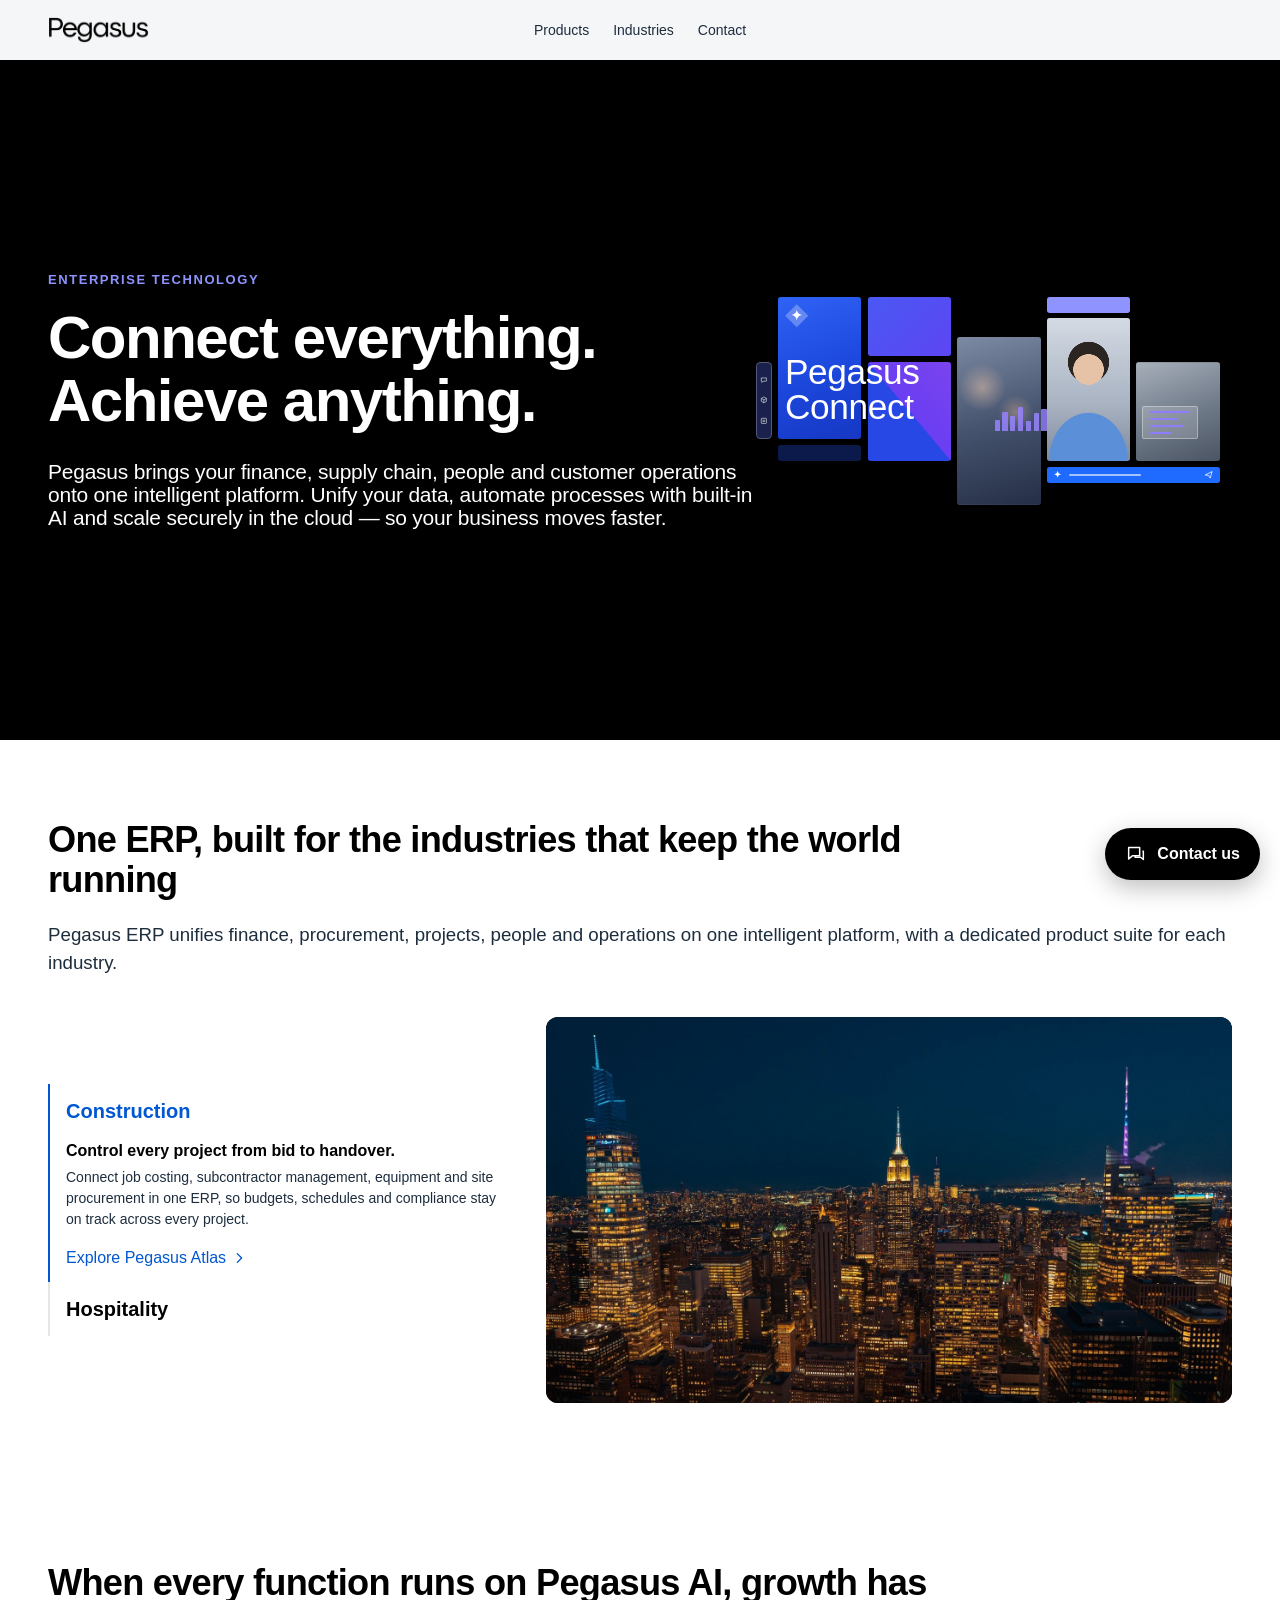
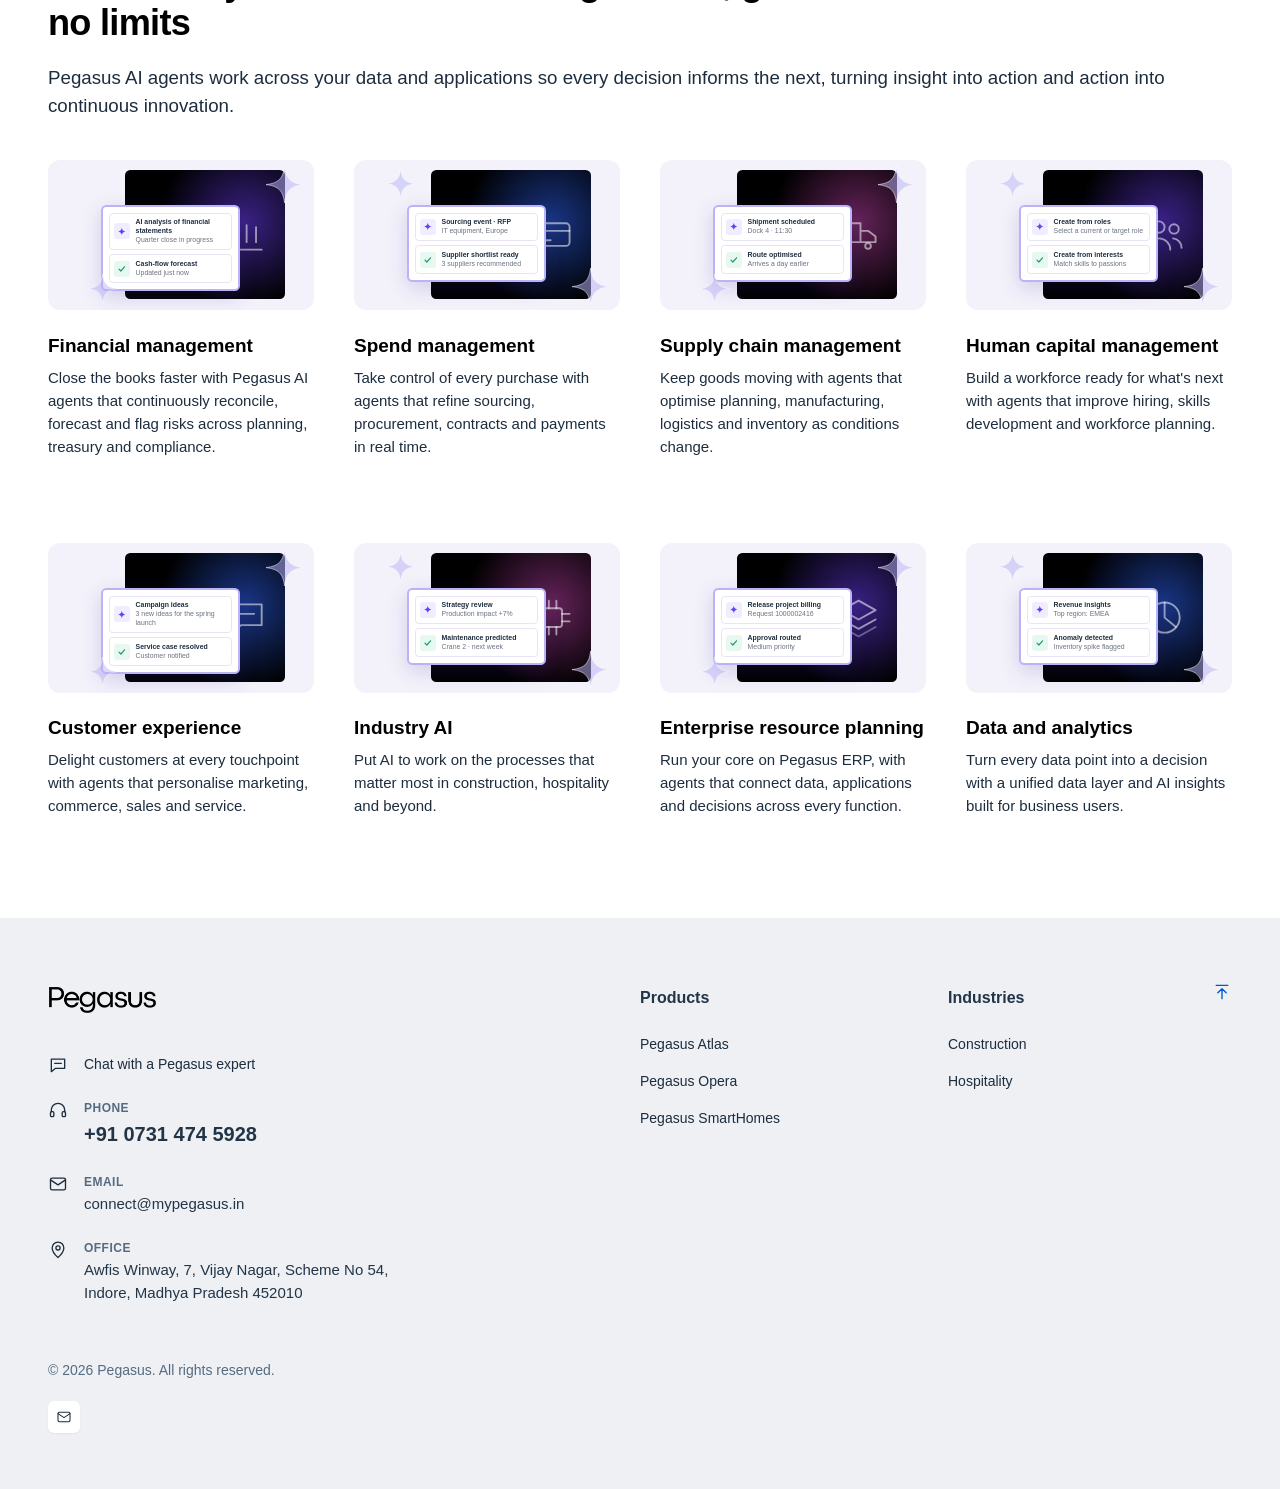
<file: public/index.html>
<!DOCTYPE html>
<html lang="en">
<head>
  <meta charset="UTF-8">
  <meta name="viewport" content="width=device-width, initial-scale=1.0">
  <meta name="description" content="Pegasus builds industry ERP for construction (Pegasus Atlas) and hospitality (Pegasus Opera), plus Pegasus SmartHomes automation. Based in Indore, India.">
  <title>Pegasus | Construction &amp; Hospitality ERP and Smart Automation</title>
  <!-- seo:start (generated by tools/seo/seo.py) -->
  <meta name="robots" content="index, follow, max-image-preview:large">
  <link rel="canonical" href="https://mypegasus.in/">
  <meta property="og:site_name" content="Pegasus">
  <meta property="og:locale" content="en_IN">
  <meta property="og:type" content="website">
  <meta property="og:url" content="https://mypegasus.in/">
  <meta property="og:title" content="Pegasus | Construction &amp; Hospitality ERP and Smart Automation">
  <meta property="og:description" content="Pegasus builds industry ERP for construction (Pegasus Atlas) and hospitality (Pegasus Opera), plus Pegasus SmartHomes automation. Based in Indore, India.">
  <meta property="og:image" content="https://mypegasus.in/assets/images/og/pegasus.png">
  <meta property="og:image:alt" content="Pegasus">
  <meta name="twitter:card" content="summary_large_image">
  <meta name="twitter:title" content="Pegasus | Construction &amp; Hospitality ERP and Smart Automation">
  <meta name="twitter:description" content="Pegasus builds industry ERP for construction (Pegasus Atlas) and hospitality (Pegasus Opera), plus Pegasus SmartHomes automation. Based in Indore, India.">
  <meta name="twitter:image" content="https://mypegasus.in/assets/images/og/pegasus.png">
  <script type="application/ld+json">
{
  "@context": "https://schema.org",
  "@graph": [
    {
      "@type": "Organization",
      "@id": "https://mypegasus.in/#organization",
      "name": "Pegasus",
      "url": "https://mypegasus.in/",
      "logo": {
        "@type": "ImageObject",
        "url": "https://mypegasus.in/assets/images/logo.png",
        "width": 432,
        "height": 111
      },
      "email": "connect@mypegasus.in",
      "telephone": "+91-731-474-5928",
      "address": {
        "@type": "PostalAddress",
        "streetAddress": "Awfis Winway, 7, Vijay Nagar, Scheme No 54",
        "addressLocality": "Indore",
        "addressRegion": "Madhya Pradesh",
        "postalCode": "452010",
        "addressCountry": "IN"
      },
      "contactPoint": {
        "@type": "ContactPoint",
        "contactType": "sales",
        "telephone": "+91-731-474-5928",
        "email": "connect@mypegasus.in"
      }
    },
    {
      "@type": "WebSite",
      "@id": "https://mypegasus.in/#website",
      "url": "https://mypegasus.in/",
      "name": "Pegasus",
      "publisher": {
        "@id": "https://mypegasus.in/#organization"
      }
    },
    {
      "@type": "WebPage",
      "@id": "https://mypegasus.in/#webpage",
      "url": "https://mypegasus.in/",
      "name": "Pegasus | Construction & Hospitality ERP and Smart Automation",
      "description": "Pegasus builds industry ERP for construction (Pegasus Atlas) and hospitality (Pegasus Opera), plus Pegasus SmartHomes automation. Based in Indore, India.",
      "isPartOf": {
        "@id": "https://mypegasus.in/#website"
      },
      "about": {
        "@id": "https://mypegasus.in/#organization"
      },
      "primaryImageOfPage": {
        "@type": "ImageObject",
        "url": "https://mypegasus.in/assets/images/og/pegasus.png"
      },
      "inLanguage": "en-IN"
    }
  ]
}
  </script>
  <!-- seo:end -->
  <link rel="icon" type="image/png" href="assets/favicon/favicon-96x96.png" sizes="96x96">
  <link rel="icon" type="image/svg+xml" href="assets/favicon/favicon.svg">
  <link rel="shortcut icon" href="assets/favicon/favicon.ico">
  <link rel="apple-touch-icon" sizes="180x180" href="assets/favicon/apple-touch-icon.png">
  <link rel="manifest" href="assets/favicon/site.webmanifest">
  <meta name="theme-color" content="#000000">
  <link rel="stylesheet" href="css/styles.css">
  <script src="js/main.js" defer></script>
</head>
<body id="top">
  <!-- ===== Navbar (ref: docs/navbar.png, docs/navbar_link_hover.png) ===== -->
  <header class="navbar">
    <div class="container navbar__inner">
      <a href="./" class="navbar__logo" aria-label="Pegasus home">
        <img src="assets/images/logo.png" alt="Pegasus" width="432" height="111">
      </a>

      <nav id="primary-nav" class="navbar__nav" aria-label="Primary">
        <ul class="navbar__links">
          <li class="nav-item">
            <button class="nav-link" aria-expanded="false" aria-controls="menu-products">Products</button>
            <div class="mega" id="menu-products">
              <div class="mega__inner">
                <div class="mega__col">
                  <a class="mega__heading" href="#section-one">Industry ERP <svg class="mega__chevron" viewBox="0 0 16 16" aria-hidden="true"><path d="M6 3l5 5-5 5" fill="none" stroke="currentColor" stroke-width="1.5" stroke-linecap="round" stroke-linejoin="round"/></svg></a>
                  <ul class="mega__list">
                    <li><a href="construction.html">Pegasus Atlas &middot; Construction</a></li>
                    <li><a href="hospitality.html">Pegasus Opera &middot; Hospitality</a></li>
                  </ul>
                </div>
                <a class="mega__feature" href="https://smarthomes.mypegasus.in/">
                  <img src="assets/images/pegasus-smarthomes-logo.png" alt="Pegasus SmartHomes" width="1200" height="218">
                  <span class="mega__feature-text">Hospitality automation with every sensor you need, from a single smart room to a whole enterprise building.</span>
                  <span class="mega__feature-link">Explore SmartHomes <svg viewBox="0 0 16 16" aria-hidden="true"><path d="M6 3l5 5-5 5" fill="none" stroke="currentColor" stroke-width="1.6" stroke-linecap="round" stroke-linejoin="round"/></svg></span>
                </a>
              </div>
            </div>
          </li>
          <li class="nav-item">
            <button class="nav-link" aria-expanded="false" aria-controls="menu-industries">Industries</button>
            <div class="mega" id="menu-industries">
              <div class="mega__inner">
                <div class="mega__col">
                  <a class="mega__heading" href="construction.html">Construction <svg class="mega__chevron" viewBox="0 0 16 16" aria-hidden="true"><path d="M6 3l5 5-5 5" fill="none" stroke="currentColor" stroke-width="1.5" stroke-linecap="round" stroke-linejoin="round"/></svg></a>
                  <ul class="mega__list">
                    <li><a href="construction.html">Pegasus Atlas</a></li>
                  </ul>
                </div>
                <div class="mega__col">
                  <a class="mega__heading" href="hospitality.html">Hospitality <svg class="mega__chevron" viewBox="0 0 16 16" aria-hidden="true"><path d="M6 3l5 5-5 5" fill="none" stroke="currentColor" stroke-width="1.5" stroke-linecap="round" stroke-linejoin="round"/></svg></a>
                  <ul class="mega__list">
                    <li><a href="hospitality.html">Pegasus Opera</a></li>
                    <li><a href="https://smarthomes.mypegasus.in/">Pegasus SmartHomes</a></li>
                  </ul>
                </div>
              </div>
            </div>
          </li>
          <li class="nav-item">
            <button class="nav-link" aria-expanded="false" aria-controls="menu-about">Contact</button>
            <div class="mega" id="menu-about">
              <div class="mega__inner">
                <div class="mega__col">
                  <span class="mega__heading">Get in touch</span>
                  <ul class="mega__list">
                    <li><a href="mailto:connect@mypegasus.in">connect@mypegasus.in</a></li>
                    <li><a href="tel:+917314745928">+91 0731 474 5928</a></li>
                    <li><a href="https://www.google.com/maps/search/?api=1&amp;query=Awfis+Winway+Vijay+Nagar+Scheme+No+54+Indore+452010" target="_blank" rel="noopener">Indore office</a></li>
                  </ul>
                </div>
              </div>
            </div>
          </li>
        </ul>
      </nav>

      <div class="navbar__actions">
        <button class="navbar__toggle" aria-label="Toggle menu" aria-expanded="false" aria-controls="primary-nav">
          <span></span><span></span><span></span>
        </button>
      </div>
    </div>
  </header>

  <main>
    <!-- ===== Hero (ref: docs/hero_section.png) ===== -->
    <section class="hero">
      <div class="container hero__inner">
        <div class="hero__content">
          <p class="hero__eyebrow">Enterprise technology</p>
          <h1 class="hero__title">Connect everything.<br>Achieve anything.</h1>
          <p class="hero__text">
            Pegasus brings your finance, supply chain, people and customer operations onto
            one intelligent platform. Unify your data, automate processes with built-in AI
            and scale securely in the cloud &mdash; so your business moves faster.
          </p>
        </div>

        <!-- Tile collage. Photo tiles show a gradient placeholder until a
             photo is set, e.g. style="--photo: url('assets/images/hero-1.jpg')" -->
        <div class="hero__visual" aria-hidden="true">
          <div class="hero-tile hero-tile--toolbar">
            <svg viewBox="0 0 12 12"><path d="M2 3h8v5H5l-2 2V8H2z" fill="none" stroke="currentColor" stroke-width="1"/></svg>
            <svg viewBox="0 0 12 12"><path d="M6 1.5l4 2.25v4.5L6 10.5 2 8.25v-4.5zM2 3.75L6 6l4-2.25M6 6v4.5" fill="none" stroke="currentColor" stroke-width="1"/></svg>
            <svg viewBox="0 0 12 12"><rect x="2" y="2" width="8" height="8" rx="1" fill="none" stroke="currentColor" stroke-width="1"/><path d="M4 5h4M4 7h4" stroke="currentColor" stroke-width="1"/></svg>
          </div>

          <div class="hero-tile hero-tile--brand">
            <svg class="hero-tile__mark" viewBox="0 0 32 32">
              <path d="M16 1.5L30.5 16 16 30.5 1.5 16z" fill="rgba(255,255,255,0.28)"/>
              <path d="M16 8.5c.6 3.8 2.7 5.9 6.5 6.5-3.8.6-5.9 2.7-6.5 6.5-.6-3.8-2.7-5.9-6.5-6.5 3.8-.6 5.9-2.7 6.5-6.5z" fill="#fff"/>
            </svg>
          </div>
          <div class="hero-tile hero-tile--strip"></div>
          <div class="hero-tile hero-tile--violet"></div>
          <div class="hero-tile hero-tile--split"></div>
          <p class="hero__wordmark">Pegasus<br>Connect</p>

          <div class="hero-tile hero-tile--photo hero-tile--photo-1">
            <div class="hero-chart">
              <span style="--h: 40%"></span><span style="--h: 70%"></span><span style="--h: 55%"></span>
              <span style="--h: 90%"></span><span style="--h: 35%"></span><span style="--h: 65%"></span>
              <span style="--h: 80%"></span><span style="--h: 50%"></span><span style="--h: 75%"></span>
            </div>
          </div>

          <div class="hero-tile hero-tile--lilac"></div>
          <div class="hero-tile hero-tile--photo hero-tile--photo-2">
            <div class="hero-avatar"></div>
          </div>
          <div class="hero-tile hero-tile--chat">
            <svg viewBox="0 0 12 12"><path d="M6 1c.4 2.6 1.9 4.1 4.5 4.5C7.9 5.9 6.4 7.4 6 10c-.4-2.6-1.9-4.1-4.5-4.5C4.1 5.1 5.6 3.6 6 1z" fill="currentColor"/></svg>
            <span class="hero-tile__line"></span>
            <svg viewBox="0 0 12 12"><path d="M1.5 6.5L10.5 2 8 10.5 6 7z" fill="none" stroke="currentColor" stroke-width="1" stroke-linejoin="round"/></svg>
          </div>

          <div class="hero-tile hero-tile--photo hero-tile--photo-3">
            <div class="hero-panel"><span></span><span></span><span></span><span></span></div>
          </div>
        </div>
      </div>
    </section>

    <!-- ===== Section 1: ERP by industry (ref: docs/section_one.png) ===== -->
    <section id="section-one" class="section stories">
      <div class="container">
        <header class="section-head">
          <h2 class="section-title">One ERP, built for the industries that keep the world running</h2>
          <p class="section-subtitle">Pegasus ERP unifies finance, procurement, projects, people and operations on one intelligent platform, with a dedicated product suite for each industry.</p>
        </header>

        <div class="stories__grid">
          <ul class="stories__list">
            <li class="story is-active">
              <h3>
                <button class="story__title" aria-expanded="true" aria-controls="erp-construction">Construction</button>
              </h3>
              <div class="story__body" id="erp-construction">
                <div>
                  <p><strong>Control every project from bid to handover.</strong> Connect job costing, subcontractor management, equipment and site procurement in one ERP, so budgets, schedules and compliance stay on track across every project.</p>
                  <a href="construction.html" class="link-arrow">Explore Pegasus Atlas <svg viewBox="0 0 16 16" aria-hidden="true"><path d="M6 3l5 5-5 5" fill="none" stroke="currentColor" stroke-width="1.6" stroke-linecap="round" stroke-linejoin="round"/></svg></a>
                </div>
              </div>
            </li>
            <li class="story">
              <h3>
                <button class="story__title" aria-expanded="false" aria-controls="erp-hospitality">Hospitality</button>
              </h3>
              <div class="story__body" id="erp-hospitality">
                <div>
                  <p><strong>Run every property from one platform.</strong> Manage multi-property finance, purchasing, inventory and workforce scheduling for hotels, resorts and restaurants, while keeping the guest experience at the centre.</p>
                  <a href="hospitality.html" class="link-arrow">Explore Pegasus Opera <svg viewBox="0 0 16 16" aria-hidden="true"><path d="M6 3l5 5-5 5" fill="none" stroke="currentColor" stroke-width="1.6" stroke-linecap="round" stroke-linejoin="round"/></svg></a>
                </div>
              </div>
            </li>
          </ul>

          <!-- Photos from Unsplash (unsplash.com/license): construction @petar-avramoski, hospitality @zoshua-colah -->
          <div class="stories__media">
            <div class="story-media story-media--construction is-active">
              <img src="assets/images/sectors/construction.jpg" alt="New York City skyline at night with the Empire State Building lit up" width="1600" height="900">
            </div>
            <div class="story-media story-media--hospitality">
              <img src="assets/images/sectors/hospitality.jpg" alt="Grand hotel lobby with tall windows and palm trees" width="1600" height="900" loading="lazy">
            </div>
          </div>
        </div>
      </div>
    </section>

    <!-- ===== Section 4: AI across every function (ref: docs/section_four.png) ===== -->
    <section id="section-four" class="section functions">
      <div class="container">
        <header class="section-head">
          <h2 class="section-title">When every function runs on Pegasus AI, growth has no limits</h2>
          <p class="section-subtitle">Pegasus AI agents work across your data and applications so every decision informs the next, turning insight into action and action into continuous innovation.</p>
        </header>

        <div class="functions__grid">
          <article class="fn-card">
            <div class="fn-visual" aria-hidden="true">
              <div class="fn-screen"><svg viewBox="0 0 24 24"><path d="M4 20h16M7 16v-5M12 16V7M17 16v-8"/></svg></div>
              <ul class="fn-ui">
                  <li><span class="fn-ui__icon"><svg viewBox="0 0 12 12"><path d="M6 1c.4 2.6 1.9 4.1 4.5 4.5C7.9 5.9 6.4 7.4 6 10c-.4-2.6-1.9-4.1-4.5-4.5C4.1 5.1 5.6 3.6 6 1z"/></svg></span><span><strong>AI analysis of financial statements</strong>Quarter close in progress</span></li>
                  <li><span class="fn-ui__icon"><svg viewBox="0 0 12 12"><path d="M2.5 6.5l2.3 2.3L9.5 3.5" fill="none" stroke="currentColor" stroke-width="1.5" stroke-linecap="round" stroke-linejoin="round"/></svg></span><span><strong>Cash-flow forecast</strong>Updated just now</span></li>
              </ul>
              <svg class="fn-star" viewBox="0 0 100 100"><path d="M50 0C54 34 66 46 100 50 66 54 54 66 50 100 46 66 34 54 0 50 34 46 46 34 50 0Z"/></svg>
              <svg class="fn-star" viewBox="0 0 100 100"><path d="M50 0C54 34 66 46 100 50 66 54 54 66 50 100 46 66 34 54 0 50 34 46 46 34 50 0Z"/></svg>
            </div>
            <h3 class="fn-card__title">Financial management</h3>
            <p class="fn-card__text">Close the books faster with Pegasus AI agents that continuously reconcile, forecast and flag risks across planning, treasury and compliance.</p>
          </article>
          <article class="fn-card">
            <div class="fn-visual" aria-hidden="true">
              <div class="fn-screen"><svg viewBox="0 0 24 24"><rect x="3" y="6" width="18" height="12" rx="2"/><path d="M3 10h18M7 15h4"/></svg></div>
              <ul class="fn-ui">
                  <li><span class="fn-ui__icon"><svg viewBox="0 0 12 12"><path d="M6 1c.4 2.6 1.9 4.1 4.5 4.5C7.9 5.9 6.4 7.4 6 10c-.4-2.6-1.9-4.1-4.5-4.5C4.1 5.1 5.6 3.6 6 1z"/></svg></span><span><strong>Sourcing event &middot; RFP</strong>IT equipment, Europe</span></li>
                  <li><span class="fn-ui__icon"><svg viewBox="0 0 12 12"><path d="M2.5 6.5l2.3 2.3L9.5 3.5" fill="none" stroke="currentColor" stroke-width="1.5" stroke-linecap="round" stroke-linejoin="round"/></svg></span><span><strong>Supplier shortlist ready</strong>3 suppliers recommended</span></li>
              </ul>
              <svg class="fn-star" viewBox="0 0 100 100"><path d="M50 0C54 34 66 46 100 50 66 54 54 66 50 100 46 66 34 54 0 50 34 46 46 34 50 0Z"/></svg>
              <svg class="fn-star" viewBox="0 0 100 100"><path d="M50 0C54 34 66 46 100 50 66 54 54 66 50 100 46 66 34 54 0 50 34 46 46 34 50 0Z"/></svg>
            </div>
            <h3 class="fn-card__title">Spend management</h3>
            <p class="fn-card__text">Take control of every purchase with agents that refine sourcing, procurement, contracts and payments in real time.</p>
          </article>
          <article class="fn-card">
            <div class="fn-visual" aria-hidden="true">
              <div class="fn-screen"><svg viewBox="0 0 24 24"><path d="M2 6h11v10H2zM13 10h4l4 3v3h-8z"/><circle cx="6" cy="18" r="1.5"/><circle cx="17" cy="18" r="1.5"/></svg></div>
              <ul class="fn-ui">
                  <li><span class="fn-ui__icon"><svg viewBox="0 0 12 12"><path d="M6 1c.4 2.6 1.9 4.1 4.5 4.5C7.9 5.9 6.4 7.4 6 10c-.4-2.6-1.9-4.1-4.5-4.5C4.1 5.1 5.6 3.6 6 1z"/></svg></span><span><strong>Shipment scheduled</strong>Dock 4 &middot; 11:30</span></li>
                  <li><span class="fn-ui__icon"><svg viewBox="0 0 12 12"><path d="M2.5 6.5l2.3 2.3L9.5 3.5" fill="none" stroke="currentColor" stroke-width="1.5" stroke-linecap="round" stroke-linejoin="round"/></svg></span><span><strong>Route optimised</strong>Arrives a day earlier</span></li>
              </ul>
              <svg class="fn-star" viewBox="0 0 100 100"><path d="M50 0C54 34 66 46 100 50 66 54 54 66 50 100 46 66 34 54 0 50 34 46 46 34 50 0Z"/></svg>
              <svg class="fn-star" viewBox="0 0 100 100"><path d="M50 0C54 34 66 46 100 50 66 54 54 66 50 100 46 66 34 54 0 50 34 46 46 34 50 0Z"/></svg>
            </div>
            <h3 class="fn-card__title">Supply chain management</h3>
            <p class="fn-card__text">Keep goods moving with agents that optimise planning, manufacturing, logistics and inventory as conditions change.</p>
          </article>
          <article class="fn-card">
            <div class="fn-visual" aria-hidden="true">
              <div class="fn-screen"><svg viewBox="0 0 24 24"><circle cx="9" cy="8" r="3"/><path d="M3 20c0-3.3 2.7-6 6-6s6 2.7 6 6"/><circle cx="17" cy="9" r="2.5"/><path d="M16.5 14c2.5.2 4.5 2.3 4.5 5"/></svg></div>
              <ul class="fn-ui">
                  <li><span class="fn-ui__icon"><svg viewBox="0 0 12 12"><path d="M6 1c.4 2.6 1.9 4.1 4.5 4.5C7.9 5.9 6.4 7.4 6 10c-.4-2.6-1.9-4.1-4.5-4.5C4.1 5.1 5.6 3.6 6 1z"/></svg></span><span><strong>Create from roles</strong>Select a current or target role</span></li>
                  <li><span class="fn-ui__icon"><svg viewBox="0 0 12 12"><path d="M2.5 6.5l2.3 2.3L9.5 3.5" fill="none" stroke="currentColor" stroke-width="1.5" stroke-linecap="round" stroke-linejoin="round"/></svg></span><span><strong>Create from interests</strong>Match skills to passions</span></li>
              </ul>
              <svg class="fn-star" viewBox="0 0 100 100"><path d="M50 0C54 34 66 46 100 50 66 54 54 66 50 100 46 66 34 54 0 50 34 46 46 34 50 0Z"/></svg>
              <svg class="fn-star" viewBox="0 0 100 100"><path d="M50 0C54 34 66 46 100 50 66 54 54 66 50 100 46 66 34 54 0 50 34 46 46 34 50 0Z"/></svg>
            </div>
            <h3 class="fn-card__title">Human capital management</h3>
            <p class="fn-card__text">Build a workforce ready for what's next with agents that improve hiring, skills development and workforce planning.</p>
          </article>
          <article class="fn-card">
            <div class="fn-visual" aria-hidden="true">
              <div class="fn-screen"><svg viewBox="0 0 24 24"><path d="M4 5h16v11H9l-5 4z"/><path d="M8 10h8"/></svg></div>
              <ul class="fn-ui">
                  <li><span class="fn-ui__icon"><svg viewBox="0 0 12 12"><path d="M6 1c.4 2.6 1.9 4.1 4.5 4.5C7.9 5.9 6.4 7.4 6 10c-.4-2.6-1.9-4.1-4.5-4.5C4.1 5.1 5.6 3.6 6 1z"/></svg></span><span><strong>Campaign ideas</strong>3 new ideas for the spring launch</span></li>
                  <li><span class="fn-ui__icon"><svg viewBox="0 0 12 12"><path d="M2.5 6.5l2.3 2.3L9.5 3.5" fill="none" stroke="currentColor" stroke-width="1.5" stroke-linecap="round" stroke-linejoin="round"/></svg></span><span><strong>Service case resolved</strong>Customer notified</span></li>
              </ul>
              <svg class="fn-star" viewBox="0 0 100 100"><path d="M50 0C54 34 66 46 100 50 66 54 54 66 50 100 46 66 34 54 0 50 34 46 46 34 50 0Z"/></svg>
              <svg class="fn-star" viewBox="0 0 100 100"><path d="M50 0C54 34 66 46 100 50 66 54 54 66 50 100 46 66 34 54 0 50 34 46 46 34 50 0Z"/></svg>
            </div>
            <h3 class="fn-card__title">Customer experience</h3>
            <p class="fn-card__text">Delight customers at every touchpoint with agents that personalise marketing, commerce, sales and service.</p>
          </article>
          <article class="fn-card">
            <div class="fn-visual" aria-hidden="true">
              <div class="fn-screen"><svg viewBox="0 0 24 24"><rect x="7" y="7" width="10" height="10" rx="1.5"/><path d="M10 3v4M14 3v4M10 17v4M14 17v4M3 10h4M3 14h4M17 10h4M17 14h4"/></svg></div>
              <ul class="fn-ui">
                  <li><span class="fn-ui__icon"><svg viewBox="0 0 12 12"><path d="M6 1c.4 2.6 1.9 4.1 4.5 4.5C7.9 5.9 6.4 7.4 6 10c-.4-2.6-1.9-4.1-4.5-4.5C4.1 5.1 5.6 3.6 6 1z"/></svg></span><span><strong>Strategy review</strong>Production impact +7%</span></li>
                  <li><span class="fn-ui__icon"><svg viewBox="0 0 12 12"><path d="M2.5 6.5l2.3 2.3L9.5 3.5" fill="none" stroke="currentColor" stroke-width="1.5" stroke-linecap="round" stroke-linejoin="round"/></svg></span><span><strong>Maintenance predicted</strong>Crane 2 &middot; next week</span></li>
              </ul>
              <svg class="fn-star" viewBox="0 0 100 100"><path d="M50 0C54 34 66 46 100 50 66 54 54 66 50 100 46 66 34 54 0 50 34 46 46 34 50 0Z"/></svg>
              <svg class="fn-star" viewBox="0 0 100 100"><path d="M50 0C54 34 66 46 100 50 66 54 54 66 50 100 46 66 34 54 0 50 34 46 46 34 50 0Z"/></svg>
            </div>
            <h3 class="fn-card__title">Industry AI</h3>
            <p class="fn-card__text">Put AI to work on the processes that matter most in construction, hospitality and beyond.</p>
          </article>
          <article class="fn-card">
            <div class="fn-visual" aria-hidden="true">
              <div class="fn-screen"><svg viewBox="0 0 24 24"><path d="M12 3l9 5-9 5-9-5z"/><path d="M3 13l9 5 9-5"/><path d="M3 17l9 5 9-5" opacity="0.6"/></svg></div>
              <ul class="fn-ui">
                  <li><span class="fn-ui__icon"><svg viewBox="0 0 12 12"><path d="M6 1c.4 2.6 1.9 4.1 4.5 4.5C7.9 5.9 6.4 7.4 6 10c-.4-2.6-1.9-4.1-4.5-4.5C4.1 5.1 5.6 3.6 6 1z"/></svg></span><span><strong>Release project billing</strong>Request 1000002416</span></li>
                  <li><span class="fn-ui__icon"><svg viewBox="0 0 12 12"><path d="M2.5 6.5l2.3 2.3L9.5 3.5" fill="none" stroke="currentColor" stroke-width="1.5" stroke-linecap="round" stroke-linejoin="round"/></svg></span><span><strong>Approval routed</strong>Medium priority</span></li>
              </ul>
              <svg class="fn-star" viewBox="0 0 100 100"><path d="M50 0C54 34 66 46 100 50 66 54 54 66 50 100 46 66 34 54 0 50 34 46 46 34 50 0Z"/></svg>
              <svg class="fn-star" viewBox="0 0 100 100"><path d="M50 0C54 34 66 46 100 50 66 54 54 66 50 100 46 66 34 54 0 50 34 46 46 34 50 0Z"/></svg>
            </div>
            <h3 class="fn-card__title">Enterprise resource planning</h3>
            <p class="fn-card__text">Run your core on Pegasus ERP, with agents that connect data, applications and decisions across every function.</p>
          </article>
          <article class="fn-card">
            <div class="fn-visual" aria-hidden="true">
              <div class="fn-screen"><svg viewBox="0 0 24 24"><circle cx="12" cy="12" r="8"/><path d="M12 4v8l6 5"/></svg></div>
              <ul class="fn-ui">
                  <li><span class="fn-ui__icon"><svg viewBox="0 0 12 12"><path d="M6 1c.4 2.6 1.9 4.1 4.5 4.5C7.9 5.9 6.4 7.4 6 10c-.4-2.6-1.9-4.1-4.5-4.5C4.1 5.1 5.6 3.6 6 1z"/></svg></span><span><strong>Revenue insights</strong>Top region: EMEA</span></li>
                  <li><span class="fn-ui__icon"><svg viewBox="0 0 12 12"><path d="M2.5 6.5l2.3 2.3L9.5 3.5" fill="none" stroke="currentColor" stroke-width="1.5" stroke-linecap="round" stroke-linejoin="round"/></svg></span><span><strong>Anomaly detected</strong>Inventory spike flagged</span></li>
              </ul>
              <svg class="fn-star" viewBox="0 0 100 100"><path d="M50 0C54 34 66 46 100 50 66 54 54 66 50 100 46 66 34 54 0 50 34 46 46 34 50 0Z"/></svg>
              <svg class="fn-star" viewBox="0 0 100 100"><path d="M50 0C54 34 66 46 100 50 66 54 54 66 50 100 46 66 34 54 0 50 34 46 46 34 50 0Z"/></svg>
            </div>
            <h3 class="fn-card__title">Data and analytics</h3>
            <p class="fn-card__text">Turn every data point into a decision with a unified data layer and AI insights built for business users.</p>
          </article>
        </div>
      </div>
    </section>

  </main>

  <!-- ===== Footer (ref: docs/footer.png) ===== -->
  <footer class="footer">
    <div class="container footer__inner">
      <div class="footer__brand">
        <a href="./" class="footer__logo" aria-label="Pegasus home">
          <img src="assets/images/logo.png" alt="Pegasus" width="432" height="111">
        </a>

        <ul class="footer__contact">
          <li>
            <svg viewBox="0 0 24 24" aria-hidden="true"><path d="M4 5h16v11H9l-5 4z"/><path d="M8 10h8"/></svg>
            <a href="mailto:connect@mypegasus.in?subject=Talk%20to%20a%20Pegasus%20expert">Chat with a Pegasus expert</a>
          </li>
          <li>
            <svg viewBox="0 0 24 24" aria-hidden="true"><path d="M4 14v-2a8 8 0 0 1 16 0v2"/><rect x="3" y="14" width="4" height="6" rx="1.5"/><rect x="17" y="14" width="4" height="6" rx="1.5"/></svg>
            <div>
              <span class="footer__label">Phone</span>
              <p class="footer__phone"><a href="tel:+917314745928">+91 0731 474 5928</a></p>
            </div>
          </li>
          <li>
            <svg viewBox="0 0 24 24" aria-hidden="true"><rect x="3" y="5" width="18" height="14" rx="2"/><path d="M3 7l9 6 9-6"/></svg>
            <div>
              <span class="footer__label">Email</span>
              <a href="mailto:connect@mypegasus.in" class="footer__value">connect@mypegasus.in</a>
            </div>
          </li>
          <li>
            <svg viewBox="0 0 24 24" aria-hidden="true"><path d="M12 21s-7-6.2-7-11.5a7 7 0 0 1 14 0C19 14.8 12 21 12 21z"/><circle cx="12" cy="9.5" r="2.5"/></svg>
            <div>
              <span class="footer__label">Office</span>
              <address class="footer__value">
                <a href="https://www.google.com/maps/search/?api=1&amp;query=Awfis+Winway+Vijay+Nagar+Scheme+No+54+Indore+452010" target="_blank" rel="noopener">
                  Awfis Winway, 7, Vijay Nagar, Scheme No 54,<br>Indore, Madhya Pradesh 452010
                </a>
              </address>
            </div>
          </li>
        </ul>
      </div>

        <nav class="footer__col" aria-label="Products">
          <h2 class="footer__heading">Products</h2>
          <ul>
            <li><a href="construction.html">Pegasus Atlas</a></li>
            <li><a href="hospitality.html">Pegasus Opera</a></li>
            <li><a href="https://smarthomes.mypegasus.in/">Pegasus SmartHomes</a></li>
          </ul>
        </nav>
        <nav class="footer__col" aria-label="Industries">
          <h2 class="footer__heading">Industries</h2>
          <ul>
            <li><a href="construction.html">Construction</a></li>
            <li><a href="hospitality.html">Hospitality</a></li>
          </ul>
        </nav>

      <div class="footer__bottom">
        <p>&copy; <span id="year"></span> Pegasus. All rights reserved.</p>
        <ul class="footer__social">
          <li><a href="mailto:connect@mypegasus.in" aria-label="Email Pegasus"><svg viewBox="0 0 24 24"><rect x="3" y="5" width="18" height="14" rx="2"/><path d="M3 7l9 6 9-6"/></svg></a></li>
        </ul>
      </div>

      <a href="#top" class="footer__top" aria-label="Back to top">
        <svg viewBox="0 0 24 24" aria-hidden="true"><path d="M5 4h14M12 20V9M7 13l5-5 5 5"/></svg>
      </a>
    </div>
  </footer>

  <!-- Floating contact button -->
  <a href="mailto:connect@mypegasus.in" class="contact-fab">
    <svg viewBox="0 0 24 24" aria-hidden="true"><path d="M4 5h12v9H8l-4 3.5z"/><path d="M19 9h1v9l-3-2.5h-6v-1.5"/></svg>
    <span>Contact us</span>
  </a>

</body>
</html>
</file>
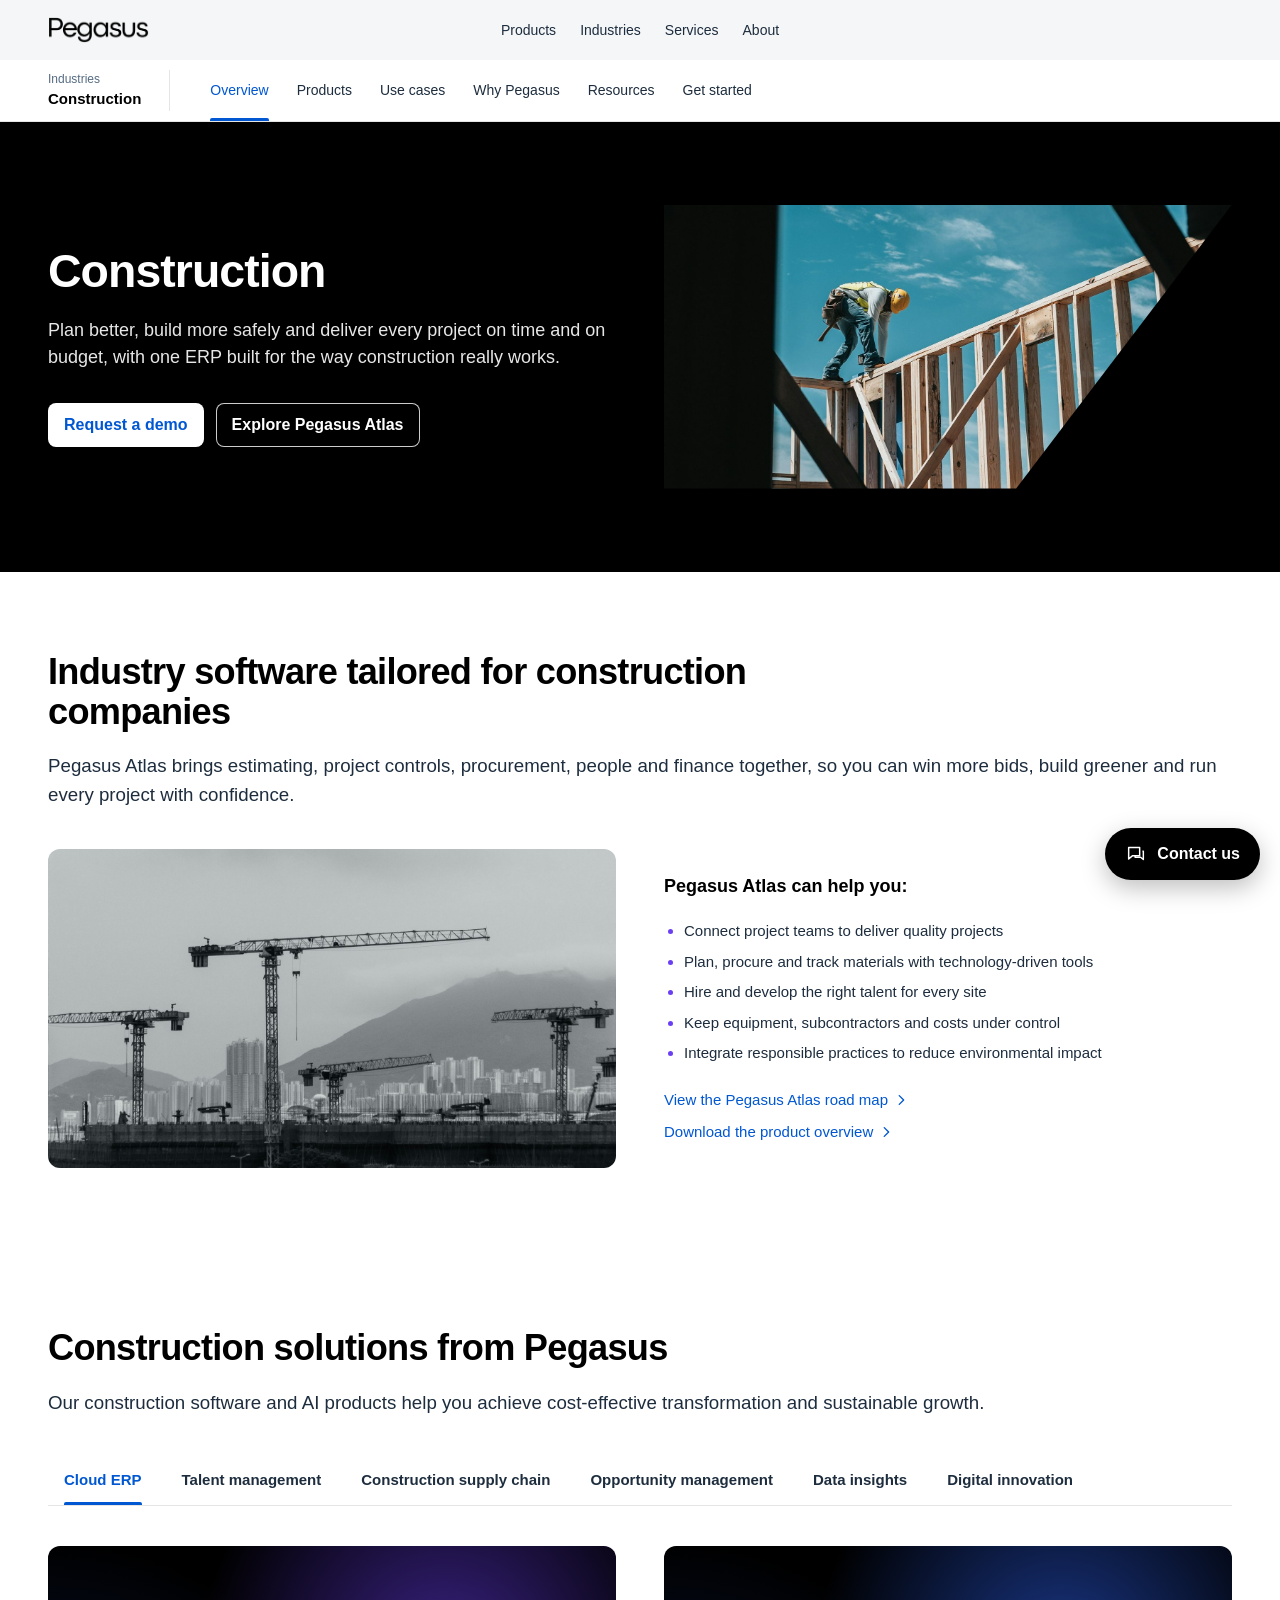
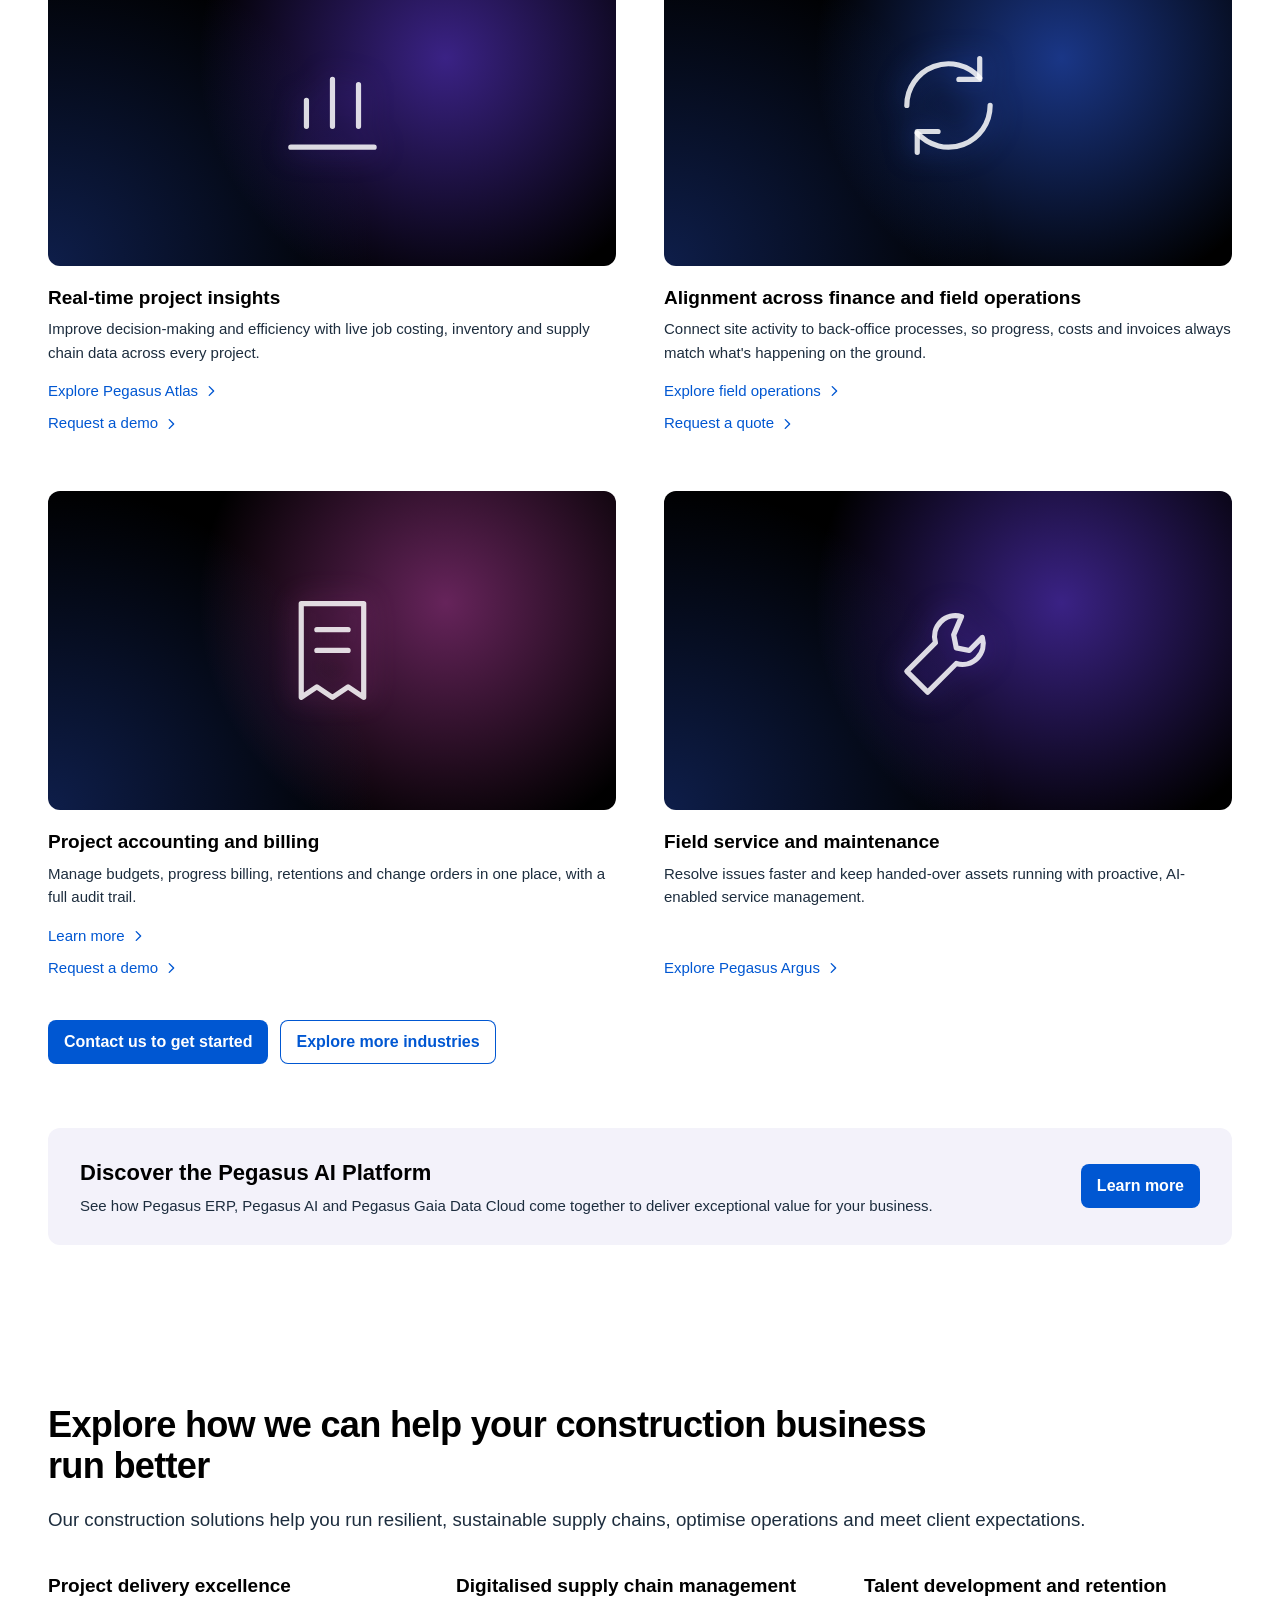
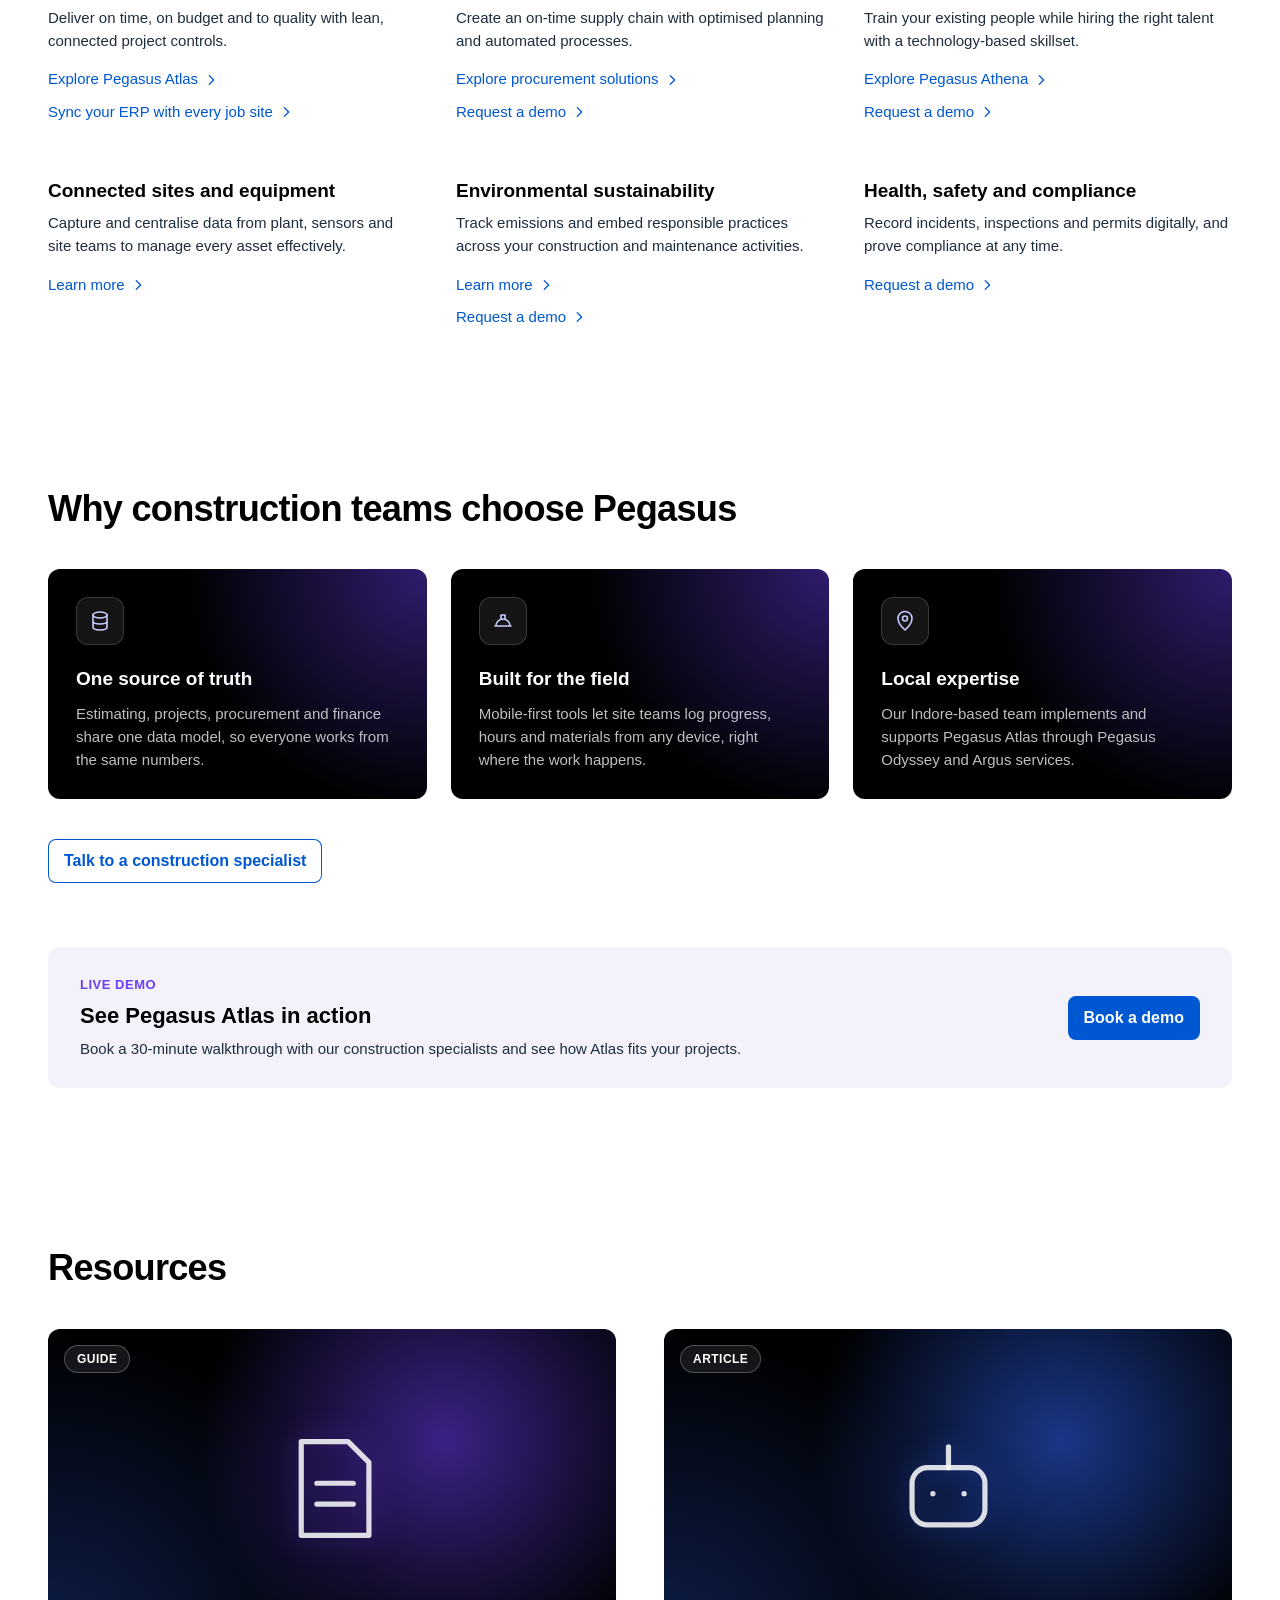
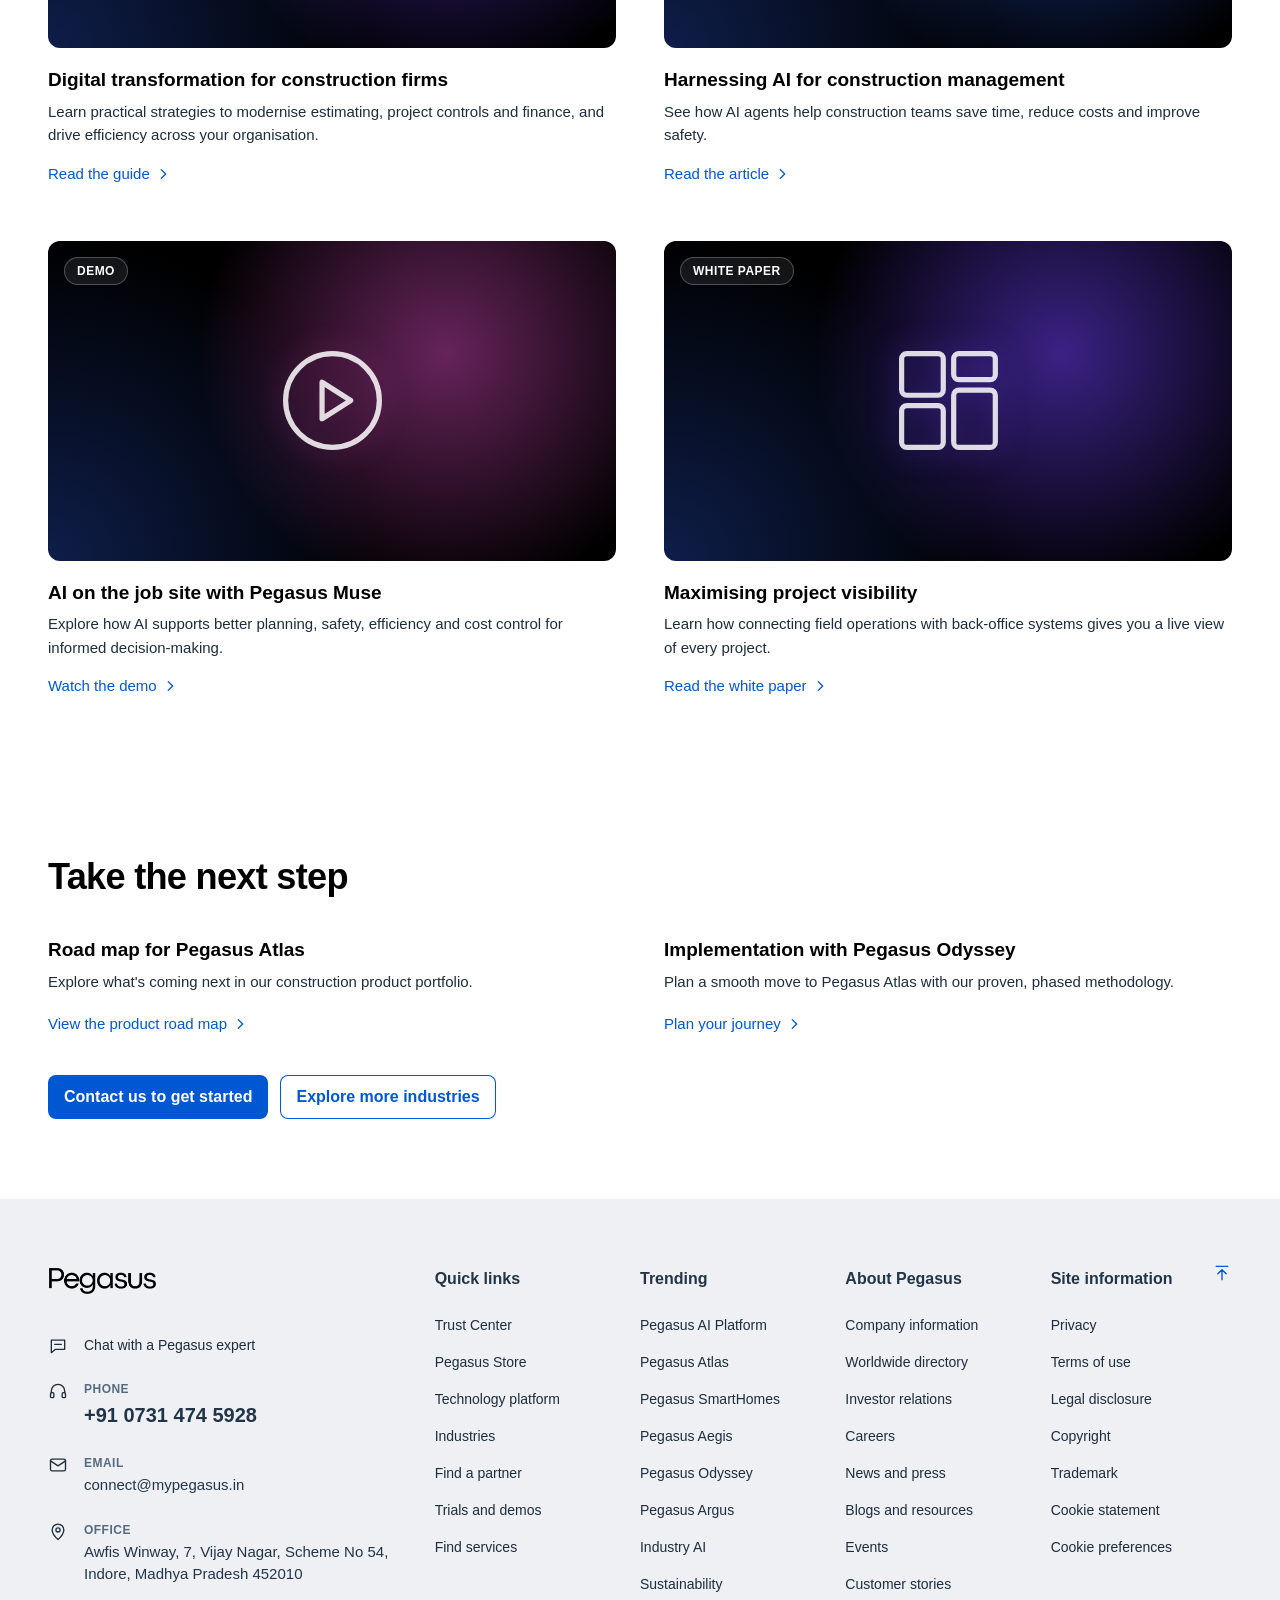
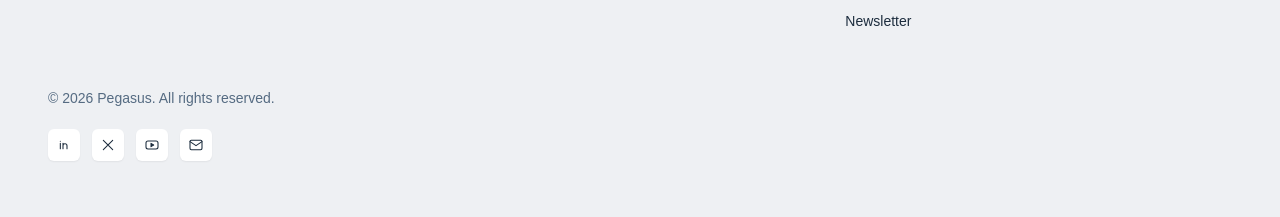
<file: construction.html>
<!DOCTYPE html>
<html lang="en">
<head>
  <meta charset="UTF-8">
  <meta name="viewport" content="width=device-width, initial-scale=1.0">
  <meta name="description" content="Pegasus Atlas: construction ERP for project controls, procurement, people and finance.">
  <title>Construction | Pegasus</title>
  <link rel="icon" type="image/png" href="assets/favicon/favicon-96x96.png" sizes="96x96">
  <link rel="icon" type="image/svg+xml" href="assets/favicon/favicon.svg">
  <link rel="shortcut icon" href="assets/favicon/favicon.ico">
  <link rel="apple-touch-icon" sizes="180x180" href="assets/favicon/apple-touch-icon.png">
  <link rel="manifest" href="assets/favicon/site.webmanifest">
  <meta name="theme-color" content="#000000">
  <link rel="stylesheet" href="css/styles.css">
  <script src="js/main.js" defer></script>
</head>
<body id="top">
  <!-- ===== Navbar (ref: docs/navbar.png, docs/navbar_link_hover.png) ===== -->
  <header class="navbar">
    <div class="container navbar__inner">
      <a href="index.html" class="navbar__logo" aria-label="Pegasus home">
        <img src="assets/images/logo.png" alt="Pegasus" width="432" height="111">
      </a>

      <nav id="primary-nav" class="navbar__nav" aria-label="Primary">
        <ul class="navbar__links">
          <li class="nav-item">
            <button class="nav-link" aria-expanded="false" aria-controls="menu-products">Products</button>
            <div class="mega" id="menu-products">
              <div class="mega__inner">
                <div class="mega__col">
                  <a class="mega__heading" href="index.html#section-one">Industry ERP <svg class="mega__chevron" viewBox="0 0 16 16" aria-hidden="true"><path d="M6 3l5 5-5 5" fill="none" stroke="currentColor" stroke-width="1.5" stroke-linecap="round" stroke-linejoin="round"/></svg></a>
                  <ul class="mega__list">
                    <li><a href="construction.html">Pegasus Atlas &middot; Construction</a></li>
                    <li><a href="hospitality.html">Pegasus Opera &middot; Hospitality</a></li>
                    <li><a href="#">Pegasus Aegis &middot; Defence</a></li>
                  </ul>
                </div>
                <div class="mega__col">
                  <a class="mega__heading" href="index.html#section-two">AI Platform <svg class="mega__chevron" viewBox="0 0 16 16" aria-hidden="true"><path d="M6 3l5 5-5 5" fill="none" stroke="currentColor" stroke-width="1.5" stroke-linecap="round" stroke-linejoin="round"/></svg></a>
                  <p class="mega__label">Build</p>
                  <ul class="mega__list mega__list--indent">
                    <li><a href="#">Pegasus Daedalus Studio</a></li>
                    <li><a href="#">Pegasus Iris Integration</a></li>
                  </ul>
                  <p class="mega__label">Contextualise and reason</p>
                  <ul class="mega__list mega__list--indent">
                    <li><a href="#">Pegasus Gaia Data Cloud</a></li>
                    <li><a href="#">Pegasus Metis Knowledge Graph</a></li>
                    <li><a href="#">Pegasus Delphi AI Models</a></li>
                  </ul>
                  <p class="mega__label">Govern</p>
                  <ul class="mega__list mega__list--indent">
                    <li><a href="#">Pegasus Themis AI Governance</a></li>
                    <li><a href="#">Pegasus Kairos Transformation</a></li>
                  </ul>
                </div>
                <div class="mega__col">
                  <a class="mega__heading" href="index.html#section-five">AI assistant <svg class="mega__chevron" viewBox="0 0 16 16" aria-hidden="true"><path d="M6 3l5 5-5 5" fill="none" stroke="currentColor" stroke-width="1.5" stroke-linecap="round" stroke-linejoin="round"/></svg></a>
                  <ul class="mega__list">
                    <li><a href="#">Pegasus Muse</a></li>
                    <li><a href="#">Muse Workspace</a></li>
                  </ul>
                </div>
                <a class="mega__feature" href="smarthomes.html">
                  <img src="assets/images/smarthomes-logo.png" alt="Pegasus SmartHomes" width="729" height="118">
                  <span class="mega__feature-text">Hospitality automation with every sensor you need, from a single smart room to a whole enterprise building.</span>
                  <span class="mega__feature-link">Explore SmartHomes <svg viewBox="0 0 16 16" aria-hidden="true"><path d="M6 3l5 5-5 5" fill="none" stroke="currentColor" stroke-width="1.6" stroke-linecap="round" stroke-linejoin="round"/></svg></span>
                </a>
              </div>
            </div>
          </li>
          <li class="nav-item">
            <button class="nav-link" aria-expanded="false" aria-controls="menu-industries">Industries</button>
            <div class="mega" id="menu-industries">
              <div class="mega__inner">
                <div class="mega__col">
                  <a class="mega__heading" href="construction.html">Construction <svg class="mega__chevron" viewBox="0 0 16 16" aria-hidden="true"><path d="M6 3l5 5-5 5" fill="none" stroke="currentColor" stroke-width="1.5" stroke-linecap="round" stroke-linejoin="round"/></svg></a>
                  <ul class="mega__list">
                    <li><a href="#">Job costing</a></li>
                    <li><a href="#">Subcontractor management</a></li>
                    <li><a href="#">Site procurement</a></li>
                  </ul>
                </div>
                <div class="mega__col">
                  <a class="mega__heading" href="hospitality.html">Hospitality <svg class="mega__chevron" viewBox="0 0 16 16" aria-hidden="true"><path d="M6 3l5 5-5 5" fill="none" stroke="currentColor" stroke-width="1.5" stroke-linecap="round" stroke-linejoin="round"/></svg></a>
                  <ul class="mega__list">
                    <li><a href="#">Multi-property finance</a></li>
                    <li><a href="#">Purchasing and inventory</a></li>
                    <li><a href="#">Workforce scheduling</a></li>
                    <li><a href="smarthomes.html">Pegasus SmartHomes</a></li>
                  </ul>
                </div>
                <div class="mega__col">
                  <a class="mega__heading" href="index.html#section-one">Defence <svg class="mega__chevron" viewBox="0 0 16 16" aria-hidden="true"><path d="M6 3l5 5-5 5" fill="none" stroke="currentColor" stroke-width="1.5" stroke-linecap="round" stroke-linejoin="round"/></svg></a>
                  <ul class="mega__list">
                    <li><a href="#">Programme management</a></li>
                    <li><a href="#">Maintenance, repair and overhaul</a></li>
                    <li><a href="#">Secure supply chains</a></li>
                  </ul>
                </div>
              </div>
            </div>
          </li>
          <li class="nav-item">
            <button class="nav-link" aria-expanded="false" aria-controls="menu-services">Services</button>
            <div class="mega" id="menu-services">
              <div class="mega__inner">
                <div class="mega__col">
                  <a class="mega__heading" href="index.html#section-three">Pegasus Odyssey <svg class="mega__chevron" viewBox="0 0 16 16" aria-hidden="true"><path d="M6 3l5 5-5 5" fill="none" stroke="currentColor" stroke-width="1.5" stroke-linecap="round" stroke-linejoin="round"/></svg></a>
                  <ul class="mega__list">
                    <li><a href="#">Implementation</a></li>
                    <li><a href="#">Data migration</a></li>
                    <li><a href="#">Go-live support</a></li>
                  </ul>
                </div>
                <div class="mega__col">
                  <a class="mega__heading" href="index.html#section-three">Pegasus Argus <svg class="mega__chevron" viewBox="0 0 16 16" aria-hidden="true"><path d="M6 3l5 5-5 5" fill="none" stroke="currentColor" stroke-width="1.5" stroke-linecap="round" stroke-linejoin="round"/></svg></a>
                  <ul class="mega__list">
                    <li><a href="#">24/7 monitoring</a></li>
                    <li><a href="#">Updates and upgrades</a></li>
                    <li><a href="#">Expert support</a></li>
                  </ul>
                </div>
                <div class="mega__col">
                  <a class="mega__heading" href="index.html#section-three">Pegasus Athena <svg class="mega__chevron" viewBox="0 0 16 16" aria-hidden="true"><path d="M6 3l5 5-5 5" fill="none" stroke="currentColor" stroke-width="1.5" stroke-linecap="round" stroke-linejoin="round"/></svg></a>
                  <ul class="mega__list">
                    <li><a href="#">Learning paths</a></li>
                    <li><a href="#">Certifications</a></li>
                    <li><a href="#">Strategic advisory</a></li>
                  </ul>
                </div>
              </div>
            </div>
          </li>
          <li class="nav-item">
            <button class="nav-link" aria-expanded="false" aria-controls="menu-about">About</button>
            <div class="mega" id="menu-about">
              <div class="mega__inner">
                <div class="mega__col">
                  <span class="mega__heading">Company</span>
                  <ul class="mega__list">
                    <li><a href="#">About Pegasus</a></li>
                    <li><a href="#">Careers</a></li>
                    <li><a href="#">Newsroom</a></li>
                  </ul>
                </div>
                <div class="mega__col">
                  <span class="mega__heading">Get in touch</span>
                  <ul class="mega__list">
                    <li><a href="mailto:connect@mypegasus.in">connect@mypegasus.in</a></li>
                    <li><a href="tel:+917314745928">+91 0731 474 5928</a></li>
                    <li><a href="https://www.google.com/maps/search/?api=1&amp;query=Awfis+Winway+Vijay+Nagar+Scheme+No+54+Indore+452010" target="_blank" rel="noopener">Indore office</a></li>
                  </ul>
                </div>
              </div>
            </div>
          </li>
        </ul>
      </nav>

      <div class="navbar__actions">
        <button class="navbar__toggle" aria-label="Toggle menu" aria-expanded="false" aria-controls="primary-nav">
          <span></span><span></span><span></span>
        </button>
      </div>
    </div>
  </header>

  <!-- ===== Page sub-navigation ===== -->
  <nav class="subnav" aria-label="Construction page sections">
    <div class="container subnav__inner">
      <div class="subnav__title">
        <a href="index.html#section-one" class="subnav__crumb">Industries</a>
        <span>Construction</span>
      </div>
      <ul class="subnav__links">
        <li><a href="#overview" class="is-active">Overview</a></li>
        <li><a href="#products">Products</a></li>
        <li><a href="#use-cases">Use cases</a></li>
        <li><a href="#why-pegasus">Why Pegasus</a></li>
        <li><a href="#resources">Resources</a></li>
        <li><a href="#get-started">Get started</a></li>
      </ul>
    </div>
  </nav>

  <main>
    <!-- ===== Hero ===== -->
    <section id="overview" class="ind-hero">
      <div class="container ind-hero__inner">
        <div class="ind-hero__content">
          <h1 class="ind-hero__title">Construction</h1>
          <p class="ind-hero__text">Plan better, build more safely and deliver every project on time and on budget, with one ERP built for the way construction really works.</p>
          <div class="ind-actions">
            <a href="mailto:connect@mypegasus.in?subject=Pegasus%20Atlas%20demo%20request" class="btn btn--light">Request a demo</a>
            <a href="#products" class="btn btn--outline-light">Explore Pegasus Atlas</a>
          </div>
        </div>
        <div class="ind-hero__media">
          <!-- Photo: Josh Olalde / Unsplash (unsplash.com/license) -->
          <img src="assets/images/construction/hero.jpg" alt="Construction worker in a hard hat on a timber building frame" width="1600" height="900">
        </div>
      </div>
    </section>

    <!-- ===== Intro ===== -->
    <section class="section">
      <div class="container">
        <header class="section-head">
          <h2 class="section-title">Industry software tailored for construction companies</h2>
          <p class="section-subtitle">Pegasus Atlas brings estimating, project controls, procurement, people and finance together, so you can win more bids, build greener and run every project with confidence.</p>
        </header>
        <div class="ind-intro">
          <!-- Photo: Raymond Yeung / Unsplash (unsplash.com/license) -->
          <img class="ind-intro__media" src="assets/images/construction/intro.jpg" alt="Tower cranes rising over a city construction site" width="1600" height="900" loading="lazy">
          <div class="ind-intro__text">
            <h3>Pegasus Atlas can help you:</h3>
            <ul class="ind-bullets">
              <li>Connect project teams to deliver quality projects</li>
              <li>Plan, procure and track materials with technology-driven tools</li>
              <li>Hire and develop the right talent for every site</li>
              <li>Keep equipment, subcontractors and costs under control</li>
              <li>Integrate responsible practices to reduce environmental impact</li>
            </ul>
            <div class="ind-links">
              <a href="#" class="link-arrow">View the Pegasus Atlas road map <svg viewBox="0 0 16 16" aria-hidden="true"><path d="M6 3l5 5-5 5" fill="none" stroke="currentColor" stroke-width="1.6" stroke-linecap="round" stroke-linejoin="round"/></svg></a>
              <a href="#" class="link-arrow">Download the product overview <svg viewBox="0 0 16 16" aria-hidden="true"><path d="M6 3l5 5-5 5" fill="none" stroke="currentColor" stroke-width="1.6" stroke-linecap="round" stroke-linejoin="round"/></svg></a>
            </div>
          </div>
        </div>
      </div>
    </section>

    <!-- ===== Products (tabs) ===== -->
    <section id="products" class="section">
      <div class="container">
        <header class="section-head">
          <h2 class="section-title">Construction solutions from Pegasus</h2>
          <p class="section-subtitle">Our construction software and AI products help you achieve cost-effective transformation and sustainable growth.</p>
        </header>

        <div class="ind-tabs" role="tablist" aria-label="Solution areas">
          <button class="ind-tab" role="tab" id="tab-erp" aria-controls="panel-erp" aria-selected="true">Cloud ERP</button>
          <button class="ind-tab" role="tab" id="tab-talent" aria-controls="panel-talent" aria-selected="false" tabindex="-1">Talent management</button>
          <button class="ind-tab" role="tab" id="tab-supply" aria-controls="panel-supply" aria-selected="false" tabindex="-1">Construction supply chain</button>
          <button class="ind-tab" role="tab" id="tab-opportunity" aria-controls="panel-opportunity" aria-selected="false" tabindex="-1">Opportunity management</button>
          <button class="ind-tab" role="tab" id="tab-data" aria-controls="panel-data" aria-selected="false" tabindex="-1">Data insights</button>
          <button class="ind-tab" role="tab" id="tab-innovation" aria-controls="panel-innovation" aria-selected="false" tabindex="-1">Digital innovation</button>
        </div>

        <div class="ind-panel" role="tabpanel" id="panel-erp" aria-labelledby="tab-erp">
            <article class="ind-card">
              <div class="ind-visual" aria-hidden="true"><svg viewBox="0 0 24 24"><path d="M4 20h16M7 16v-5M12 16V7M17 16v-8"/></svg></div>
              <h3 class="ind-card__title">Real-time project insights</h3>
              <p class="ind-card__text">Improve decision-making and efficiency with live job costing, inventory and supply chain data across every project.</p>
              <div class="ind-links">
                  <a href="#" class="link-arrow">Explore Pegasus Atlas <svg viewBox="0 0 16 16" aria-hidden="true"><path d="M6 3l5 5-5 5" fill="none" stroke="currentColor" stroke-width="1.6" stroke-linecap="round" stroke-linejoin="round"/></svg></a>
                  <a href="mailto:connect@mypegasus.in?subject=Pegasus%20Atlas%20demo%20request" class="link-arrow">Request a demo <svg viewBox="0 0 16 16" aria-hidden="true"><path d="M6 3l5 5-5 5" fill="none" stroke="currentColor" stroke-width="1.6" stroke-linecap="round" stroke-linejoin="round"/></svg></a>
              </div>
            </article>
            <article class="ind-card">
              <div class="ind-visual" aria-hidden="true"><svg viewBox="0 0 24 24"><path d="M4 12a8 8 0 0 1 14-5.3M20 12a8 8 0 0 1-14 5.3"/><path d="M18 3v4h-4M6 21v-4h4"/></svg></div>
              <h3 class="ind-card__title">Alignment across finance and field operations</h3>
              <p class="ind-card__text">Connect site activity to back-office processes, so progress, costs and invoices always match what's happening on the ground.</p>
              <div class="ind-links">
                  <a href="#" class="link-arrow">Explore field operations <svg viewBox="0 0 16 16" aria-hidden="true"><path d="M6 3l5 5-5 5" fill="none" stroke="currentColor" stroke-width="1.6" stroke-linecap="round" stroke-linejoin="round"/></svg></a>
                  <a href="mailto:connect@mypegasus.in?subject=Pegasus%20Atlas%20enquiry" class="link-arrow">Request a quote <svg viewBox="0 0 16 16" aria-hidden="true"><path d="M6 3l5 5-5 5" fill="none" stroke="currentColor" stroke-width="1.6" stroke-linecap="round" stroke-linejoin="round"/></svg></a>
              </div>
            </article>
            <article class="ind-card">
              <div class="ind-visual" aria-hidden="true"><svg viewBox="0 0 24 24"><path d="M6 3h12v18l-3-2-3 2-3-2-3 2z"/><path d="M9 8h6M9 12h6"/></svg></div>
              <h3 class="ind-card__title">Project accounting and billing</h3>
              <p class="ind-card__text">Manage budgets, progress billing, retentions and change orders in one place, with a full audit trail.</p>
              <div class="ind-links">
                  <a href="#" class="link-arrow">Learn more <svg viewBox="0 0 16 16" aria-hidden="true"><path d="M6 3l5 5-5 5" fill="none" stroke="currentColor" stroke-width="1.6" stroke-linecap="round" stroke-linejoin="round"/></svg></a>
                  <a href="mailto:connect@mypegasus.in?subject=Pegasus%20Atlas%20demo%20request" class="link-arrow">Request a demo <svg viewBox="0 0 16 16" aria-hidden="true"><path d="M6 3l5 5-5 5" fill="none" stroke="currentColor" stroke-width="1.6" stroke-linecap="round" stroke-linejoin="round"/></svg></a>
              </div>
            </article>
            <article class="ind-card">
              <div class="ind-visual" aria-hidden="true"><svg viewBox="0 0 24 24"><path d="M14.5 5.5a4 4 0 0 0-5 5L4 16l4 4 5.5-5.5a4 4 0 0 0 5-5l-2.5 2.5-2.5-.5-.5-2.5z"/></svg></div>
              <h3 class="ind-card__title">Field service and maintenance</h3>
              <p class="ind-card__text">Resolve issues faster and keep handed-over assets running with proactive, AI-enabled service management.</p>
              <div class="ind-links">
                  <a href="index.html#section-three" class="link-arrow">Explore Pegasus Argus <svg viewBox="0 0 16 16" aria-hidden="true"><path d="M6 3l5 5-5 5" fill="none" stroke="currentColor" stroke-width="1.6" stroke-linecap="round" stroke-linejoin="round"/></svg></a>
              </div>
            </article>
        </div>

        <div class="ind-panel" role="tabpanel" id="panel-talent" aria-labelledby="tab-talent" hidden>
            <article class="ind-card">
              <div class="ind-visual" aria-hidden="true"><svg viewBox="0 0 24 24"><circle cx="9" cy="8" r="3"/><path d="M3 20c0-3.3 2.7-6 6-6s6 2.7 6 6"/><circle cx="17" cy="9" r="2.5"/><path d="M16.5 14c2.5.2 4.5 2.3 4.5 5"/></svg></div>
              <h3 class="ind-card__title">Workforce planning</h3>
              <p class="ind-card__text">Match the right crews and skills to every project phase, and forecast labour needs weeks ahead.</p>
              <div class="ind-links">
                  <a href="#" class="link-arrow">Learn more <svg viewBox="0 0 16 16" aria-hidden="true"><path d="M6 3l5 5-5 5" fill="none" stroke="currentColor" stroke-width="1.6" stroke-linecap="round" stroke-linejoin="round"/></svg></a>
                  <a href="mailto:connect@mypegasus.in?subject=Pegasus%20Atlas%20demo%20request" class="link-arrow">Request a demo <svg viewBox="0 0 16 16" aria-hidden="true"><path d="M6 3l5 5-5 5" fill="none" stroke="currentColor" stroke-width="1.6" stroke-linecap="round" stroke-linejoin="round"/></svg></a>
              </div>
            </article>
            <article class="ind-card">
              <div class="ind-visual" aria-hidden="true"><svg viewBox="0 0 24 24"><circle cx="12" cy="9" r="5"/><path d="M9 13.5L8 21l4-2 4 2-1-7.5"/></svg></div>
              <h3 class="ind-card__title">Skills and certifications</h3>
              <p class="ind-card__text">Track tickets, licences and safety training for every worker, with alerts before anything expires.</p>
              <div class="ind-links">
                  <a href="index.html#section-three" class="link-arrow">Explore Pegasus Athena <svg viewBox="0 0 16 16" aria-hidden="true"><path d="M6 3l5 5-5 5" fill="none" stroke="currentColor" stroke-width="1.6" stroke-linecap="round" stroke-linejoin="round"/></svg></a>
              </div>
            </article>
            <article class="ind-card">
              <div class="ind-visual" aria-hidden="true"><svg viewBox="0 0 24 24"><circle cx="12" cy="12" r="8"/><path d="M12 8v4l3 2"/></svg></div>
              <h3 class="ind-card__title">Timesheets and payroll</h3>
              <p class="ind-card__text">Capture site hours on any device and pay crews and subcontractors accurately and on time.</p>
              <div class="ind-links">
                  <a href="#" class="link-arrow">Learn more <svg viewBox="0 0 16 16" aria-hidden="true"><path d="M6 3l5 5-5 5" fill="none" stroke="currentColor" stroke-width="1.6" stroke-linecap="round" stroke-linejoin="round"/></svg></a>
                  <a href="mailto:connect@mypegasus.in?subject=Pegasus%20Atlas%20demo%20request" class="link-arrow">Request a demo <svg viewBox="0 0 16 16" aria-hidden="true"><path d="M6 3l5 5-5 5" fill="none" stroke="currentColor" stroke-width="1.6" stroke-linecap="round" stroke-linejoin="round"/></svg></a>
              </div>
            </article>
            <article class="ind-card">
              <div class="ind-visual" aria-hidden="true"><svg viewBox="0 0 24 24"><circle cx="10" cy="8" r="3.5"/><path d="M3.5 20c0-3.6 2.9-6.5 6.5-6.5M18 13v6M15 16h6"/></svg></div>
              <h3 class="ind-card__title">Recruiting and onboarding</h3>
              <p class="ind-card__text">Hire faster and get new starters site-ready with digital onboarding and inductions.</p>
              <div class="ind-links">
                  <a href="#" class="link-arrow">Learn more <svg viewBox="0 0 16 16" aria-hidden="true"><path d="M6 3l5 5-5 5" fill="none" stroke="currentColor" stroke-width="1.6" stroke-linecap="round" stroke-linejoin="round"/></svg></a>
              </div>
            </article>
        </div>

        <div class="ind-panel" role="tabpanel" id="panel-supply" aria-labelledby="tab-supply" hidden>
            <article class="ind-card">
              <div class="ind-visual" aria-hidden="true"><svg viewBox="0 0 24 24"><path d="M3 4h2l2.5 11h10.5l2-8H6.5"/><circle cx="9" cy="19" r="1.5"/><circle cx="17" cy="19" r="1.5"/></svg></div>
              <h3 class="ind-card__title">Procurement and sourcing</h3>
              <p class="ind-card__text">Run tenders, compare bids and award packages, with AI that flags risk and best value.</p>
              <div class="ind-links">
                  <a href="#" class="link-arrow">Learn more <svg viewBox="0 0 16 16" aria-hidden="true"><path d="M6 3l5 5-5 5" fill="none" stroke="currentColor" stroke-width="1.6" stroke-linecap="round" stroke-linejoin="round"/></svg></a>
                  <a href="mailto:connect@mypegasus.in?subject=Pegasus%20Atlas%20demo%20request" class="link-arrow">Request a demo <svg viewBox="0 0 16 16" aria-hidden="true"><path d="M6 3l5 5-5 5" fill="none" stroke="currentColor" stroke-width="1.6" stroke-linecap="round" stroke-linejoin="round"/></svg></a>
              </div>
            </article>
            <article class="ind-card">
              <div class="ind-visual" aria-hidden="true"><svg viewBox="0 0 24 24"><rect x="3" y="12" width="8" height="8" rx="1"/><rect x="13" y="12" width="8" height="8" rx="1"/><rect x="8" y="3" width="8" height="8" rx="1"/></svg></div>
              <h3 class="ind-card__title">Materials and inventory</h3>
              <p class="ind-card__text">Know what's on site, in transit and on order, and cut waste from over-ordering.</p>
              <div class="ind-links">
                  <a href="#" class="link-arrow">Learn more <svg viewBox="0 0 16 16" aria-hidden="true"><path d="M6 3l5 5-5 5" fill="none" stroke="currentColor" stroke-width="1.6" stroke-linecap="round" stroke-linejoin="round"/></svg></a>
              </div>
            </article>
            <article class="ind-card">
              <div class="ind-visual" aria-hidden="true"><svg viewBox="0 0 24 24"><path d="M3 12l4-4 4 2 3-2 7 4M3 12l6 6 2-2M21 12l-5 5-3-3M9 18l2 2 2-2"/></svg></div>
              <h3 class="ind-card__title">Subcontractor management</h3>
              <p class="ind-card__text">Onboard, qualify and pay subcontractors, with compliance checks built in.</p>
              <div class="ind-links">
                  <a href="#" class="link-arrow">Learn more <svg viewBox="0 0 16 16" aria-hidden="true"><path d="M6 3l5 5-5 5" fill="none" stroke="currentColor" stroke-width="1.6" stroke-linecap="round" stroke-linejoin="round"/></svg></a>
                  <a href="mailto:connect@mypegasus.in?subject=Pegasus%20Atlas%20demo%20request" class="link-arrow">Request a demo <svg viewBox="0 0 16 16" aria-hidden="true"><path d="M6 3l5 5-5 5" fill="none" stroke="currentColor" stroke-width="1.6" stroke-linecap="round" stroke-linejoin="round"/></svg></a>
              </div>
            </article>
            <article class="ind-card">
              <div class="ind-visual" aria-hidden="true"><svg viewBox="0 0 24 24"><path d="M2 6h11v10H2zM13 10h4l4 3v3h-8z"/><circle cx="6" cy="18" r="1.5"/><circle cx="17" cy="18" r="1.5"/></svg></div>
              <h3 class="ind-card__title">Equipment and fleet</h3>
              <p class="ind-card__text">Track utilisation, location and maintenance for plant and vehicles across every site.</p>
              <div class="ind-links">
                  <a href="#" class="link-arrow">Learn more <svg viewBox="0 0 16 16" aria-hidden="true"><path d="M6 3l5 5-5 5" fill="none" stroke="currentColor" stroke-width="1.6" stroke-linecap="round" stroke-linejoin="round"/></svg></a>
              </div>
            </article>
        </div>

        <div class="ind-panel" role="tabpanel" id="panel-opportunity" aria-labelledby="tab-opportunity" hidden>
            <article class="ind-card">
              <div class="ind-visual" aria-hidden="true"><svg viewBox="0 0 24 24"><rect x="5" y="3" width="14" height="18" rx="2"/><path d="M8 7h8M8 12h.01M12 12h.01M16 12h.01M8 16h.01M12 16h.01M16 16h.01"/></svg></div>
              <h3 class="ind-card__title">Bids and estimating</h3>
              <p class="ind-card__text">Build accurate estimates faster with cost libraries, historical data and AI suggestions.</p>
              <div class="ind-links">
                  <a href="#" class="link-arrow">Learn more <svg viewBox="0 0 16 16" aria-hidden="true"><path d="M6 3l5 5-5 5" fill="none" stroke="currentColor" stroke-width="1.6" stroke-linecap="round" stroke-linejoin="round"/></svg></a>
                  <a href="mailto:connect@mypegasus.in?subject=Pegasus%20Atlas%20demo%20request" class="link-arrow">Request a demo <svg viewBox="0 0 16 16" aria-hidden="true"><path d="M6 3l5 5-5 5" fill="none" stroke="currentColor" stroke-width="1.6" stroke-linecap="round" stroke-linejoin="round"/></svg></a>
              </div>
            </article>
            <article class="ind-card">
              <div class="ind-visual" aria-hidden="true"><svg viewBox="0 0 24 24"><path d="M3 4h18l-7 8v6l-4 2v-8z"/></svg></div>
              <h3 class="ind-card__title">Pipeline and CRM</h3>
              <p class="ind-card__text">See every opportunity from lead to contract, and focus on the bids you can win.</p>
              <div class="ind-links">
                  <a href="#" class="link-arrow">Learn more <svg viewBox="0 0 16 16" aria-hidden="true"><path d="M6 3l5 5-5 5" fill="none" stroke="currentColor" stroke-width="1.6" stroke-linecap="round" stroke-linejoin="round"/></svg></a>
              </div>
            </article>
            <article class="ind-card">
              <div class="ind-visual" aria-hidden="true"><svg viewBox="0 0 24 24"><path d="M6 3h9l4 4v14H6z"/><path d="M9 11h7M9 15h7"/></svg></div>
              <h3 class="ind-card__title">Contracts and change orders</h3>
              <p class="ind-card__text">Keep contract values, variations and approvals in sync with project costs.</p>
              <div class="ind-links">
                  <a href="#" class="link-arrow">Learn more <svg viewBox="0 0 16 16" aria-hidden="true"><path d="M6 3l5 5-5 5" fill="none" stroke="currentColor" stroke-width="1.6" stroke-linecap="round" stroke-linejoin="round"/></svg></a>
              </div>
            </article>
            <article class="ind-card">
              <div class="ind-visual" aria-hidden="true"><svg viewBox="0 0 24 24"><rect x="3" y="4" width="18" height="14" rx="2"/><path d="M3 8h18M8 21h8"/></svg></div>
              <h3 class="ind-card__title">Client portals</h3>
              <p class="ind-card__text">Share progress, documents and invoices with clients in one secure place.</p>
              <div class="ind-links">
                  <a href="#" class="link-arrow">Learn more <svg viewBox="0 0 16 16" aria-hidden="true"><path d="M6 3l5 5-5 5" fill="none" stroke="currentColor" stroke-width="1.6" stroke-linecap="round" stroke-linejoin="round"/></svg></a>
                  <a href="mailto:connect@mypegasus.in?subject=Pegasus%20Atlas%20demo%20request" class="link-arrow">Request a demo <svg viewBox="0 0 16 16" aria-hidden="true"><path d="M6 3l5 5-5 5" fill="none" stroke="currentColor" stroke-width="1.6" stroke-linecap="round" stroke-linejoin="round"/></svg></a>
              </div>
            </article>
        </div>

        <div class="ind-panel" role="tabpanel" id="panel-data" aria-labelledby="tab-data" hidden>
            <article class="ind-card">
              <div class="ind-visual" aria-hidden="true"><svg viewBox="0 0 24 24"><rect x="3" y="3" width="8" height="8" rx="1"/><rect x="13" y="3" width="8" height="5" rx="1"/><rect x="13" y="10" width="8" height="11" rx="1"/><rect x="3" y="13" width="8" height="8" rx="1"/></svg></div>
              <h3 class="ind-card__title">Project dashboards</h3>
              <p class="ind-card__text">Monitor cost, schedule and safety KPIs across your whole portfolio in real time.</p>
              <div class="ind-links">
                  <a href="#" class="link-arrow">Learn more <svg viewBox="0 0 16 16" aria-hidden="true"><path d="M6 3l5 5-5 5" fill="none" stroke="currentColor" stroke-width="1.6" stroke-linecap="round" stroke-linejoin="round"/></svg></a>
                  <a href="mailto:connect@mypegasus.in?subject=Pegasus%20Atlas%20demo%20request" class="link-arrow">Request a demo <svg viewBox="0 0 16 16" aria-hidden="true"><path d="M6 3l5 5-5 5" fill="none" stroke="currentColor" stroke-width="1.6" stroke-linecap="round" stroke-linejoin="round"/></svg></a>
              </div>
            </article>
            <article class="ind-card">
              <div class="ind-visual" aria-hidden="true"><svg viewBox="0 0 24 24"><path d="M3 17l5-5 4 3 8-9"/><path d="M15 6h5v5"/></svg></div>
              <h3 class="ind-card__title">AI cost forecasting</h3>
              <p class="ind-card__text">Predict overruns before they happen with Pegasus Delphi AI models.</p>
              <div class="ind-links">
                  <a href="index.html#section-two" class="link-arrow">Explore Pegasus Delphi <svg viewBox="0 0 16 16" aria-hidden="true"><path d="M6 3l5 5-5 5" fill="none" stroke="currentColor" stroke-width="1.6" stroke-linecap="round" stroke-linejoin="round"/></svg></a>
              </div>
            </article>
            <article class="ind-card">
              <div class="ind-visual" aria-hidden="true"><svg viewBox="0 0 24 24"><ellipse cx="12" cy="6" rx="7" ry="3"/><path d="M5 6v12c0 1.7 3.1 3 7 3s7-1.3 7-3V6M5 12c0 1.7 3.1 3 7 3s7-1.3 7-3"/></svg></div>
              <h3 class="ind-card__title">Unified construction data</h3>
              <p class="ind-card__text">Bring ERP, site and BIM data together in Pegasus Gaia Data Cloud.</p>
              <div class="ind-links">
                  <a href="index.html#section-two" class="link-arrow">Explore Pegasus Gaia <svg viewBox="0 0 16 16" aria-hidden="true"><path d="M6 3l5 5-5 5" fill="none" stroke="currentColor" stroke-width="1.6" stroke-linecap="round" stroke-linejoin="round"/></svg></a>
              </div>
            </article>
            <article class="ind-card">
              <div class="ind-visual" aria-hidden="true"><svg viewBox="0 0 24 24"><path d="M12 3l8 3v6c0 5-3.5 8-8 9-4.5-1-8-4-8-9V6z"/><path d="M9 12l2 2 4-4"/></svg></div>
              <h3 class="ind-card__title">Risk and compliance analytics</h3>
              <p class="ind-card__text">Spot safety, quality and contract risks early, and act on them.</p>
              <div class="ind-links">
                  <a href="#" class="link-arrow">Learn more <svg viewBox="0 0 16 16" aria-hidden="true"><path d="M6 3l5 5-5 5" fill="none" stroke="currentColor" stroke-width="1.6" stroke-linecap="round" stroke-linejoin="round"/></svg></a>
              </div>
            </article>
        </div>

        <div class="ind-panel" role="tabpanel" id="panel-innovation" aria-labelledby="tab-innovation" hidden>
            <article class="ind-card">
              <div class="ind-visual" aria-hidden="true"><svg viewBox="0 0 24 24"><rect x="5" y="8" width="14" height="11" rx="3"/><path d="M12 4v4M9 13h.01M15 13h.01"/></svg></div>
              <h3 class="ind-card__title">AI agents on site</h3>
              <p class="ind-card__text">Ask Pegasus Muse for progress updates, approvals or reports in plain language.</p>
              <div class="ind-links">
                  <a href="index.html#section-five" class="link-arrow">Meet Pegasus Muse <svg viewBox="0 0 16 16" aria-hidden="true"><path d="M6 3l5 5-5 5" fill="none" stroke="currentColor" stroke-width="1.6" stroke-linecap="round" stroke-linejoin="round"/></svg></a>
              </div>
            </article>
            <article class="ind-card">
              <div class="ind-visual" aria-hidden="true"><svg viewBox="0 0 24 24"><path d="M9 3v5M15 3v5M6 8h12v4a6 6 0 0 1-12 0zM12 18v3"/></svg></div>
              <h3 class="ind-card__title">Connected systems</h3>
              <p class="ind-card__text">Integrate scheduling, BIM and accounting tools with Pegasus Iris Integration.</p>
              <div class="ind-links">
                  <a href="index.html#section-two" class="link-arrow">Explore Pegasus Iris <svg viewBox="0 0 16 16" aria-hidden="true"><path d="M6 3l5 5-5 5" fill="none" stroke="currentColor" stroke-width="1.6" stroke-linecap="round" stroke-linejoin="round"/></svg></a>
              </div>
            </article>
            <article class="ind-card">
              <div class="ind-visual" aria-hidden="true"><svg viewBox="0 0 24 24"><path d="M8 7l-5 5 5 5M16 7l5 5-5 5"/></svg></div>
              <h3 class="ind-card__title">Custom apps and workflows</h3>
              <p class="ind-card__text">Build site apps and approval flows without code in Pegasus Daedalus Studio.</p>
              <div class="ind-links">
                  <a href="index.html#section-two" class="link-arrow">Explore Pegasus Daedalus <svg viewBox="0 0 16 16" aria-hidden="true"><path d="M6 3l5 5-5 5" fill="none" stroke="currentColor" stroke-width="1.6" stroke-linecap="round" stroke-linejoin="round"/></svg></a>
              </div>
            </article>
            <article class="ind-card">
              <div class="ind-visual" aria-hidden="true"><svg viewBox="0 0 24 24"><path d="M12 3v18M6 21h12M4 8h16M7 8l-3 7a3 3 0 0 0 6 0zM17 8l-3 7a3 3 0 0 0 6 0z"/></svg></div>
              <h3 class="ind-card__title">Responsible AI</h3>
              <p class="ind-card__text">Govern every agent with approvals and audit trails in Pegasus Themis.</p>
              <div class="ind-links">
                  <a href="index.html#section-two" class="link-arrow">Explore Pegasus Themis <svg viewBox="0 0 16 16" aria-hidden="true"><path d="M6 3l5 5-5 5" fill="none" stroke="currentColor" stroke-width="1.6" stroke-linecap="round" stroke-linejoin="round"/></svg></a>
              </div>
            </article>
        </div>

        <div class="ind-actions ind-actions--section">
          <a href="mailto:connect@mypegasus.in?subject=Pegasus%20Atlas%20enquiry" class="btn btn--primary">Contact us to get started</a>
          <a href="index.html#section-one" class="btn btn--outline">Explore more industries</a>
        </div>

        <aside class="ind-banner">
          <div>
            <h2 class="ind-banner__title">Discover the Pegasus AI Platform</h2>
            <p>See how Pegasus ERP, Pegasus AI and Pegasus Gaia Data Cloud come together to deliver exceptional value for your business.</p>
          </div>
          <a href="index.html#section-two" class="btn btn--primary">Learn more</a>
        </aside>
      </div>
    </section>

    <!-- ===== Use cases ===== -->
    <section id="use-cases" class="section">
      <div class="container">
        <header class="section-head">
          <h2 class="section-title">Explore how we can help your construction business run better</h2>
          <p class="section-subtitle">Our construction solutions help you run resilient, sustainable supply chains, optimise operations and meet client expectations.</p>
        </header>
        <div class="ind-usecases">
          <div class="ind-usecase">
            <h3>Project delivery excellence</h3>
            <p>Deliver on time, on budget and to quality with lean, connected project controls.</p>
            <div class="ind-links">
              <a href="#products" class="link-arrow">Explore Pegasus Atlas <svg viewBox="0 0 16 16" aria-hidden="true"><path d="M6 3l5 5-5 5" fill="none" stroke="currentColor" stroke-width="1.6" stroke-linecap="round" stroke-linejoin="round"/></svg></a>
              <a href="#" class="link-arrow">Sync your ERP with every job site <svg viewBox="0 0 16 16" aria-hidden="true"><path d="M6 3l5 5-5 5" fill="none" stroke="currentColor" stroke-width="1.6" stroke-linecap="round" stroke-linejoin="round"/></svg></a>
            </div>
          </div>
          <div class="ind-usecase">
            <h3>Digitalised supply chain management</h3>
            <p>Create an on-time supply chain with optimised planning and automated processes.</p>
            <div class="ind-links">
              <a href="#products" class="link-arrow">Explore procurement solutions <svg viewBox="0 0 16 16" aria-hidden="true"><path d="M6 3l5 5-5 5" fill="none" stroke="currentColor" stroke-width="1.6" stroke-linecap="round" stroke-linejoin="round"/></svg></a>
              <a href="mailto:connect@mypegasus.in?subject=Pegasus%20Atlas%20demo%20request" class="link-arrow">Request a demo <svg viewBox="0 0 16 16" aria-hidden="true"><path d="M6 3l5 5-5 5" fill="none" stroke="currentColor" stroke-width="1.6" stroke-linecap="round" stroke-linejoin="round"/></svg></a>
            </div>
          </div>
          <div class="ind-usecase">
            <h3>Talent development and retention</h3>
            <p>Train your existing people while hiring the right talent with a technology-based skillset.</p>
            <div class="ind-links">
              <a href="index.html#section-three" class="link-arrow">Explore Pegasus Athena <svg viewBox="0 0 16 16" aria-hidden="true"><path d="M6 3l5 5-5 5" fill="none" stroke="currentColor" stroke-width="1.6" stroke-linecap="round" stroke-linejoin="round"/></svg></a>
              <a href="mailto:connect@mypegasus.in?subject=Pegasus%20Atlas%20demo%20request" class="link-arrow">Request a demo <svg viewBox="0 0 16 16" aria-hidden="true"><path d="M6 3l5 5-5 5" fill="none" stroke="currentColor" stroke-width="1.6" stroke-linecap="round" stroke-linejoin="round"/></svg></a>
            </div>
          </div>
          <div class="ind-usecase">
            <h3>Connected sites and equipment</h3>
            <p>Capture and centralise data from plant, sensors and site teams to manage every asset effectively.</p>
            <div class="ind-links">
              <a href="#" class="link-arrow">Learn more <svg viewBox="0 0 16 16" aria-hidden="true"><path d="M6 3l5 5-5 5" fill="none" stroke="currentColor" stroke-width="1.6" stroke-linecap="round" stroke-linejoin="round"/></svg></a>
            </div>
          </div>
          <div class="ind-usecase">
            <h3>Environmental sustainability</h3>
            <p>Track emissions and embed responsible practices across your construction and maintenance activities.</p>
            <div class="ind-links">
              <a href="#" class="link-arrow">Learn more <svg viewBox="0 0 16 16" aria-hidden="true"><path d="M6 3l5 5-5 5" fill="none" stroke="currentColor" stroke-width="1.6" stroke-linecap="round" stroke-linejoin="round"/></svg></a>
              <a href="mailto:connect@mypegasus.in?subject=Pegasus%20Atlas%20demo%20request" class="link-arrow">Request a demo <svg viewBox="0 0 16 16" aria-hidden="true"><path d="M6 3l5 5-5 5" fill="none" stroke="currentColor" stroke-width="1.6" stroke-linecap="round" stroke-linejoin="round"/></svg></a>
            </div>
          </div>
          <div class="ind-usecase">
            <h3>Health, safety and compliance</h3>
            <p>Record incidents, inspections and permits digitally, and prove compliance at any time.</p>
            <div class="ind-links">
              <a href="mailto:connect@mypegasus.in?subject=Pegasus%20Atlas%20demo%20request" class="link-arrow">Request a demo <svg viewBox="0 0 16 16" aria-hidden="true"><path d="M6 3l5 5-5 5" fill="none" stroke="currentColor" stroke-width="1.6" stroke-linecap="round" stroke-linejoin="round"/></svg></a>
            </div>
          </div>
        </div>
      </div>
    </section>

    <!-- ===== Why Pegasus (in place of customer stories) ===== -->
    <section id="why-pegasus" class="section">
      <div class="container">
        <header class="section-head">
          <h2 class="section-title">Why construction teams choose Pegasus</h2>
        </header>
        <div class="ind-whys">
          <div class="ind-why">
            <span class="ind-why__icon"><svg viewBox="0 0 24 24" aria-hidden="true"><ellipse cx="12" cy="6" rx="7" ry="3"/><path d="M5 6v12c0 1.7 3.1 3 7 3s7-1.3 7-3V6M5 12c0 1.7 3.1 3 7 3s7-1.3 7-3"/></svg></span>
            <h3>One source of truth</h3>
            <p>Estimating, projects, procurement and finance share one data model, so everyone works from the same numbers.</p>
          </div>
          <div class="ind-why">
            <span class="ind-why__icon"><svg viewBox="0 0 24 24" aria-hidden="true"><path d="M4 17h16M5 17a7 7 0 0 1 14 0M10 10V6h4v4"/></svg></span>
            <h3>Built for the field</h3>
            <p>Mobile-first tools let site teams log progress, hours and materials from any device, right where the work happens.</p>
          </div>
          <div class="ind-why">
            <span class="ind-why__icon"><svg viewBox="0 0 24 24" aria-hidden="true"><path d="M12 21s-7-6.2-7-11.5a7 7 0 0 1 14 0C19 14.8 12 21 12 21z"/><circle cx="12" cy="9.5" r="2.5"/></svg></span>
            <h3>Local expertise</h3>
            <p>Our Indore-based team implements and supports Pegasus Atlas through Pegasus Odyssey and Argus services.</p>
          </div>
        </div>
        <div class="ind-actions ind-actions--section">
          <a href="mailto:connect@mypegasus.in?subject=Pegasus%20Atlas%20enquiry" class="btn btn--outline">Talk to a construction specialist</a>
        </div>

        <aside class="ind-banner">
          <div>
            <p class="ind-banner__eyebrow">Live demo</p>
            <h2 class="ind-banner__title">See Pegasus Atlas in action</h2>
            <p>Book a 30-minute walkthrough with our construction specialists and see how Atlas fits your projects.</p>
          </div>
          <a href="mailto:connect@mypegasus.in?subject=Pegasus%20Atlas%20demo%20request" class="btn btn--primary">Book a demo</a>
        </aside>
      </div>
    </section>

    <!-- ===== Resources ===== -->
    <section id="resources" class="section">
      <div class="container">
        <header class="section-head">
          <h2 class="section-title">Resources</h2>
        </header>
        <div class="ind-grid-2">
          <article class="ind-card">
            <div class="ind-visual" aria-hidden="true"><span class="ind-visual__chip">Guide</span><svg viewBox="0 0 24 24"><path d="M6 3h9l4 4v14H6z"/><path d="M9 11h7M9 15h7"/></svg></div>
            <h3 class="ind-card__title">Digital transformation for construction firms</h3>
            <p class="ind-card__text">Learn practical strategies to modernise estimating, project controls and finance, and drive efficiency across your organisation.</p>
            <div class="ind-links">
              <a href="#" class="link-arrow">Read the guide <svg viewBox="0 0 16 16" aria-hidden="true"><path d="M6 3l5 5-5 5" fill="none" stroke="currentColor" stroke-width="1.6" stroke-linecap="round" stroke-linejoin="round"/></svg></a>
            </div>
          </article>
          <article class="ind-card">
            <div class="ind-visual" aria-hidden="true"><span class="ind-visual__chip">Article</span><svg viewBox="0 0 24 24"><rect x="5" y="8" width="14" height="11" rx="3"/><path d="M12 4v4M9 13h.01M15 13h.01"/></svg></div>
            <h3 class="ind-card__title">Harnessing AI for construction management</h3>
            <p class="ind-card__text">See how AI agents help construction teams save time, reduce costs and improve safety.</p>
            <div class="ind-links">
              <a href="#" class="link-arrow">Read the article <svg viewBox="0 0 16 16" aria-hidden="true"><path d="M6 3l5 5-5 5" fill="none" stroke="currentColor" stroke-width="1.6" stroke-linecap="round" stroke-linejoin="round"/></svg></a>
            </div>
          </article>
          <article class="ind-card">
            <div class="ind-visual" aria-hidden="true"><span class="ind-visual__chip">Demo</span><svg viewBox="0 0 24 24"><circle cx="12" cy="12" r="9"/><path d="M10 8.5v7l5.5-3.5z"/></svg></div>
            <h3 class="ind-card__title">AI on the job site with Pegasus Muse</h3>
            <p class="ind-card__text">Explore how AI supports better planning, safety, efficiency and cost control for informed decision-making.</p>
            <div class="ind-links">
              <a href="index.html#section-five" class="link-arrow">Watch the demo <svg viewBox="0 0 16 16" aria-hidden="true"><path d="M6 3l5 5-5 5" fill="none" stroke="currentColor" stroke-width="1.6" stroke-linecap="round" stroke-linejoin="round"/></svg></a>
            </div>
          </article>
          <article class="ind-card">
            <div class="ind-visual" aria-hidden="true"><span class="ind-visual__chip">White paper</span><svg viewBox="0 0 24 24"><rect x="3" y="3" width="8" height="8" rx="1"/><rect x="13" y="3" width="8" height="5" rx="1"/><rect x="13" y="10" width="8" height="11" rx="1"/><rect x="3" y="13" width="8" height="8" rx="1"/></svg></div>
            <h3 class="ind-card__title">Maximising project visibility</h3>
            <p class="ind-card__text">Learn how connecting field operations with back-office systems gives you a live view of every project.</p>
            <div class="ind-links">
              <a href="#" class="link-arrow">Read the white paper <svg viewBox="0 0 16 16" aria-hidden="true"><path d="M6 3l5 5-5 5" fill="none" stroke="currentColor" stroke-width="1.6" stroke-linecap="round" stroke-linejoin="round"/></svg></a>
            </div>
          </article>
        </div>
      </div>
    </section>

    <!-- ===== Take the next step ===== -->
    <section id="get-started" class="section">
      <div class="container">
        <header class="section-head">
          <h2 class="section-title">Take the next step</h2>
        </header>
        <div class="ind-grid-2 ind-next">
          <div>
            <h3 class="ind-card__title">Road map for Pegasus Atlas</h3>
            <p class="ind-card__text">Explore what's coming next in our construction product portfolio.</p>
            <div class="ind-links"><a href="#" class="link-arrow">View the product road map <svg viewBox="0 0 16 16" aria-hidden="true"><path d="M6 3l5 5-5 5" fill="none" stroke="currentColor" stroke-width="1.6" stroke-linecap="round" stroke-linejoin="round"/></svg></a></div>
          </div>
          <div>
            <h3 class="ind-card__title">Implementation with Pegasus Odyssey</h3>
            <p class="ind-card__text">Plan a smooth move to Pegasus Atlas with our proven, phased methodology.</p>
            <div class="ind-links"><a href="index.html#section-three" class="link-arrow">Plan your journey <svg viewBox="0 0 16 16" aria-hidden="true"><path d="M6 3l5 5-5 5" fill="none" stroke="currentColor" stroke-width="1.6" stroke-linecap="round" stroke-linejoin="round"/></svg></a></div>
          </div>
        </div>
        <div class="ind-actions ind-actions--section">
          <a href="mailto:connect@mypegasus.in?subject=Pegasus%20Atlas%20enquiry" class="btn btn--primary">Contact us to get started</a>
          <a href="index.html#section-one" class="btn btn--outline">Explore more industries</a>
        </div>
      </div>
    </section>
  </main>

  <!-- ===== Footer (ref: docs/footer.png) ===== -->
  <footer class="footer">
    <div class="container footer__inner">
      <div class="footer__brand">
        <a href="index.html" class="footer__logo" aria-label="Pegasus home">
          <img src="assets/images/logo.png" alt="Pegasus" width="432" height="111">
        </a>

        <ul class="footer__contact">
          <li>
            <svg viewBox="0 0 24 24" aria-hidden="true"><path d="M4 5h16v11H9l-5 4z"/><path d="M8 10h8"/></svg>
            <a href="#">Chat with a Pegasus expert</a>
          </li>
          <li>
            <svg viewBox="0 0 24 24" aria-hidden="true"><path d="M4 14v-2a8 8 0 0 1 16 0v2"/><rect x="3" y="14" width="4" height="6" rx="1.5"/><rect x="17" y="14" width="4" height="6" rx="1.5"/></svg>
            <div>
              <span class="footer__label">Phone</span>
              <p class="footer__phone"><a href="tel:+917314745928">+91 0731 474 5928</a></p>
            </div>
          </li>
          <li>
            <svg viewBox="0 0 24 24" aria-hidden="true"><rect x="3" y="5" width="18" height="14" rx="2"/><path d="M3 7l9 6 9-6"/></svg>
            <div>
              <span class="footer__label">Email</span>
              <a href="mailto:connect@mypegasus.in" class="footer__value">connect@mypegasus.in</a>
            </div>
          </li>
          <li>
            <svg viewBox="0 0 24 24" aria-hidden="true"><path d="M12 21s-7-6.2-7-11.5a7 7 0 0 1 14 0C19 14.8 12 21 12 21z"/><circle cx="12" cy="9.5" r="2.5"/></svg>
            <div>
              <span class="footer__label">Office</span>
              <address class="footer__value">
                <a href="https://www.google.com/maps/search/?api=1&amp;query=Awfis+Winway+Vijay+Nagar+Scheme+No+54+Indore+452010" target="_blank" rel="noopener">
                  Awfis Winway, 7, Vijay Nagar, Scheme No 54,<br>Indore, Madhya Pradesh 452010
                </a>
              </address>
            </div>
          </li>
        </ul>
      </div>

        <nav class="footer__col" aria-label="Quick links">
          <h2 class="footer__heading">Quick links</h2>
          <ul>
            <li><a href="#">Trust Center</a></li>
            <li><a href="#">Pegasus Store</a></li>
            <li><a href="#">Technology platform</a></li>
            <li><a href="#">Industries</a></li>
            <li><a href="#">Find a partner</a></li>
            <li><a href="#">Trials and demos</a></li>
            <li><a href="#">Find services</a></li>
          </ul>
        </nav>
        <nav class="footer__col" aria-label="Trending">
          <h2 class="footer__heading">Trending</h2>
          <ul>
            <li><a href="#">Pegasus AI Platform</a></li>
            <li><a href="construction.html">Pegasus Atlas</a></li>
            <li><a href="smarthomes.html">Pegasus SmartHomes</a></li>
            <li><a href="#">Pegasus Aegis</a></li>
            <li><a href="#">Pegasus Odyssey</a></li>
            <li><a href="#">Pegasus Argus</a></li>
            <li><a href="#">Industry AI</a></li>
            <li><a href="#">Sustainability</a></li>
          </ul>
        </nav>
        <nav class="footer__col" aria-label="About Pegasus">
          <h2 class="footer__heading">About Pegasus</h2>
          <ul>
            <li><a href="#">Company information</a></li>
            <li><a href="#">Worldwide directory</a></li>
            <li><a href="#">Investor relations</a></li>
            <li><a href="#">Careers</a></li>
            <li><a href="#">News and press</a></li>
            <li><a href="#">Blogs and resources</a></li>
            <li><a href="#">Events</a></li>
            <li><a href="#">Customer stories</a></li>
            <li><a href="#">Newsletter</a></li>
          </ul>
        </nav>
        <nav class="footer__col" aria-label="Site information">
          <h2 class="footer__heading">Site information</h2>
          <ul>
            <li><a href="#">Privacy</a></li>
            <li><a href="#">Terms of use</a></li>
            <li><a href="#">Legal disclosure</a></li>
            <li><a href="#">Copyright</a></li>
            <li><a href="#">Trademark</a></li>
            <li><a href="#">Cookie statement</a></li>
            <li><a href="#">Cookie preferences</a></li>
          </ul>
        </nav>

      <div class="footer__bottom">
        <p>&copy; <span id="year"></span> Pegasus. All rights reserved.</p>
        <ul class="footer__social">
          <li><a href="#" aria-label="Pegasus on LinkedIn"><svg viewBox="0 0 24 24"><path d="M6.5 9.5v8M6.5 6.5v.01M10.5 17.5v-4.5a3 3 0 0 1 6 0v4.5M10.5 9.5v8" /></svg></a></li>
          <li><a href="#" aria-label="Pegasus on X"><svg viewBox="0 0 24 24"><path d="M5 5l14 14M19 5L5 19"/></svg></a></li>
          <li><a href="#" aria-label="Pegasus on YouTube"><svg viewBox="0 0 24 24"><rect x="3" y="6" width="18" height="12" rx="3"/><path d="M10.5 9.5v5l4-2.5z" fill="currentColor"/></svg></a></li>
          <li><a href="mailto:connect@mypegasus.in" aria-label="Email Pegasus"><svg viewBox="0 0 24 24"><rect x="3" y="5" width="18" height="14" rx="2"/><path d="M3 7l9 6 9-6"/></svg></a></li>
        </ul>
      </div>

      <a href="#top" class="footer__top" aria-label="Back to top">
        <svg viewBox="0 0 24 24" aria-hidden="true"><path d="M5 4h14M12 20V9M7 13l5-5 5 5"/></svg>
      </a>
    </div>
  </footer>

  <!-- Floating contact button -->
  <a href="#" class="contact-fab">
    <svg viewBox="0 0 24 24" aria-hidden="true"><path d="M4 5h12v9H8l-4 3.5z"/><path d="M19 9h1v9l-3-2.5h-6v-1.5"/></svg>
    <span>Contact us</span>
  </a>

</body>
</html>
</file>
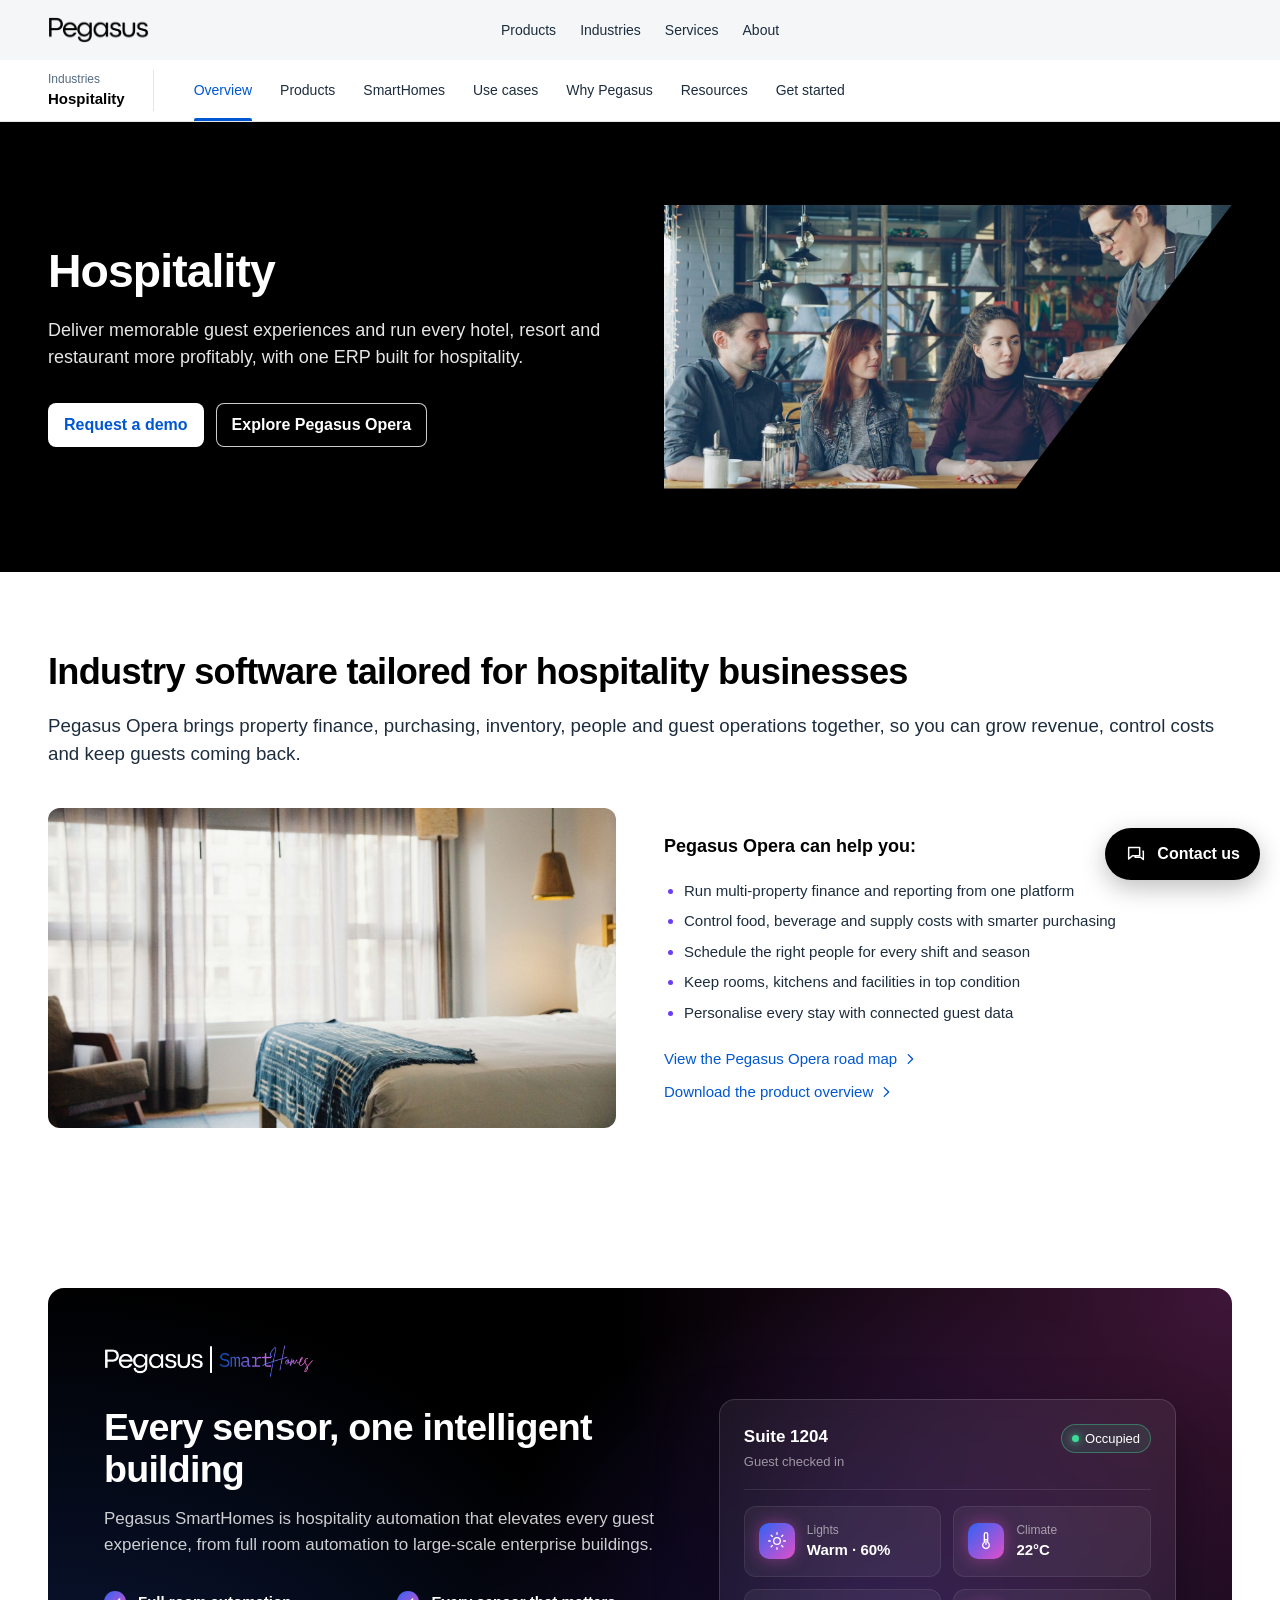
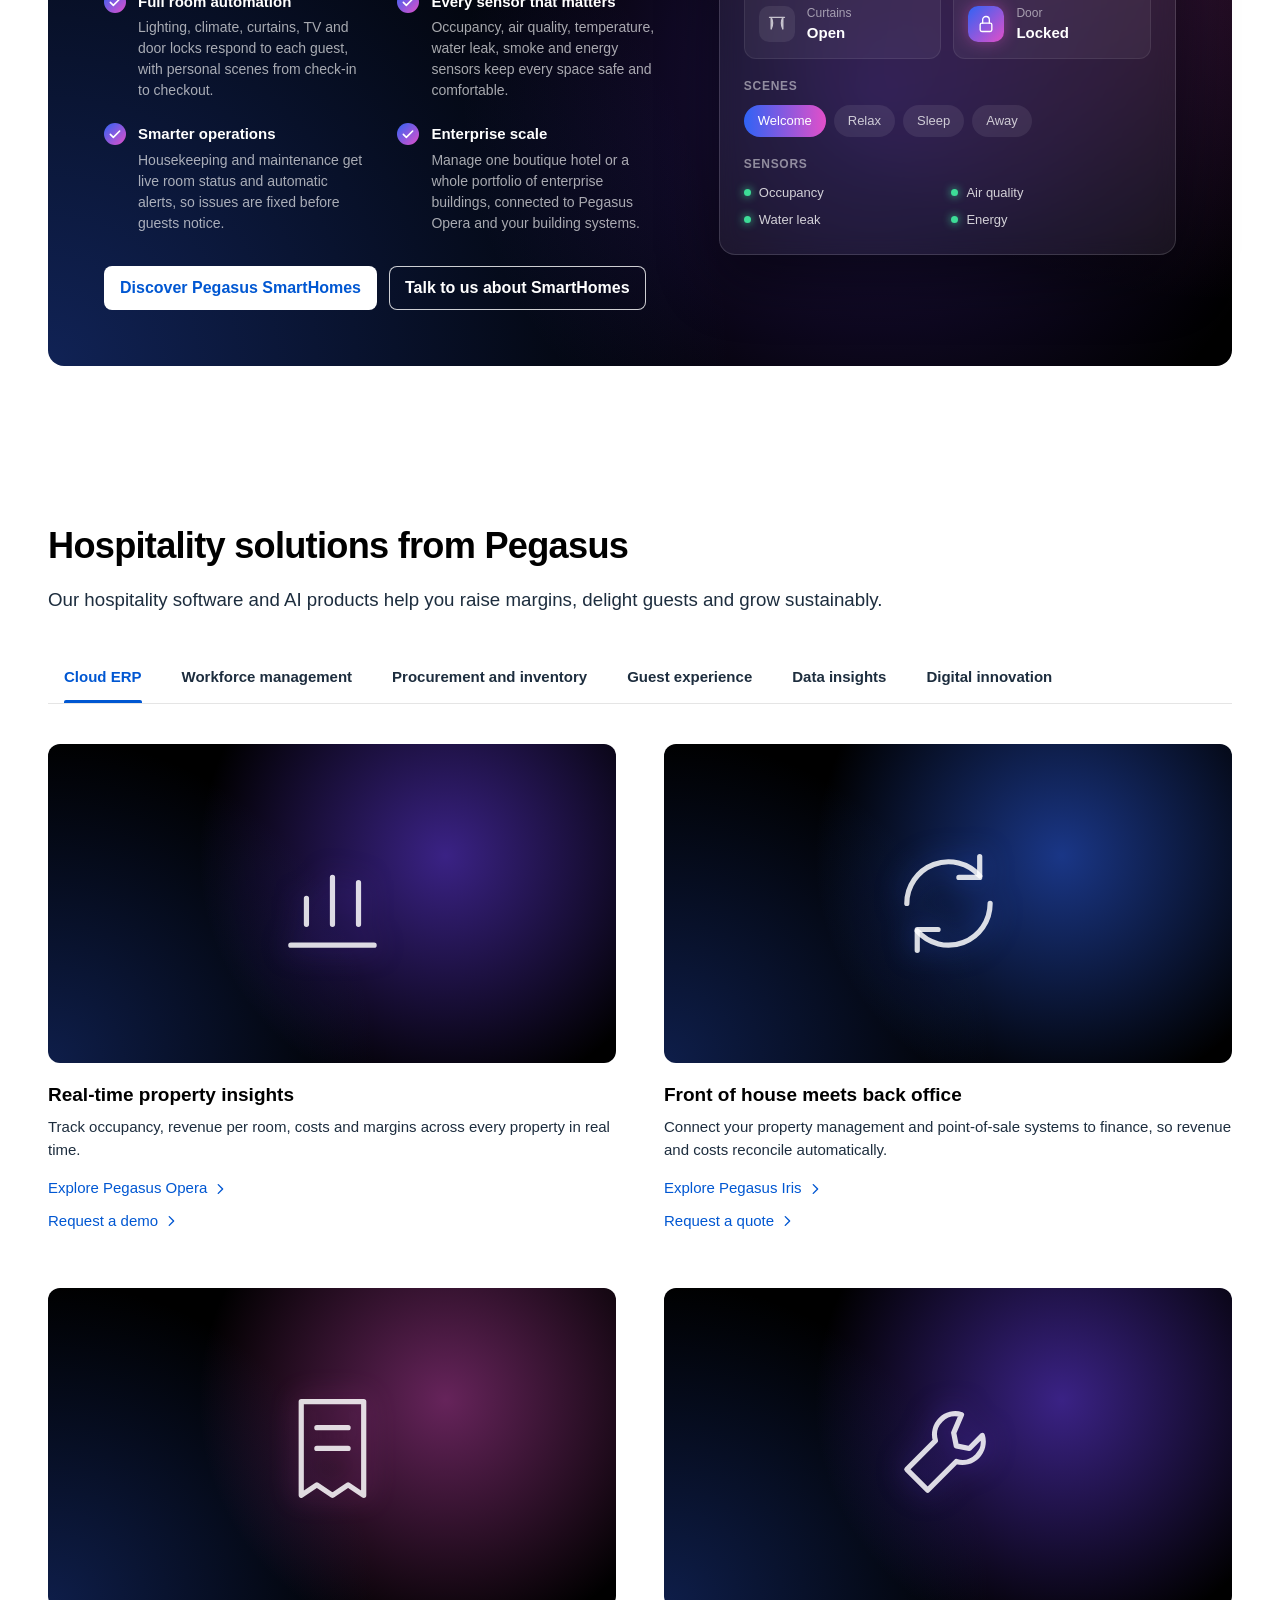
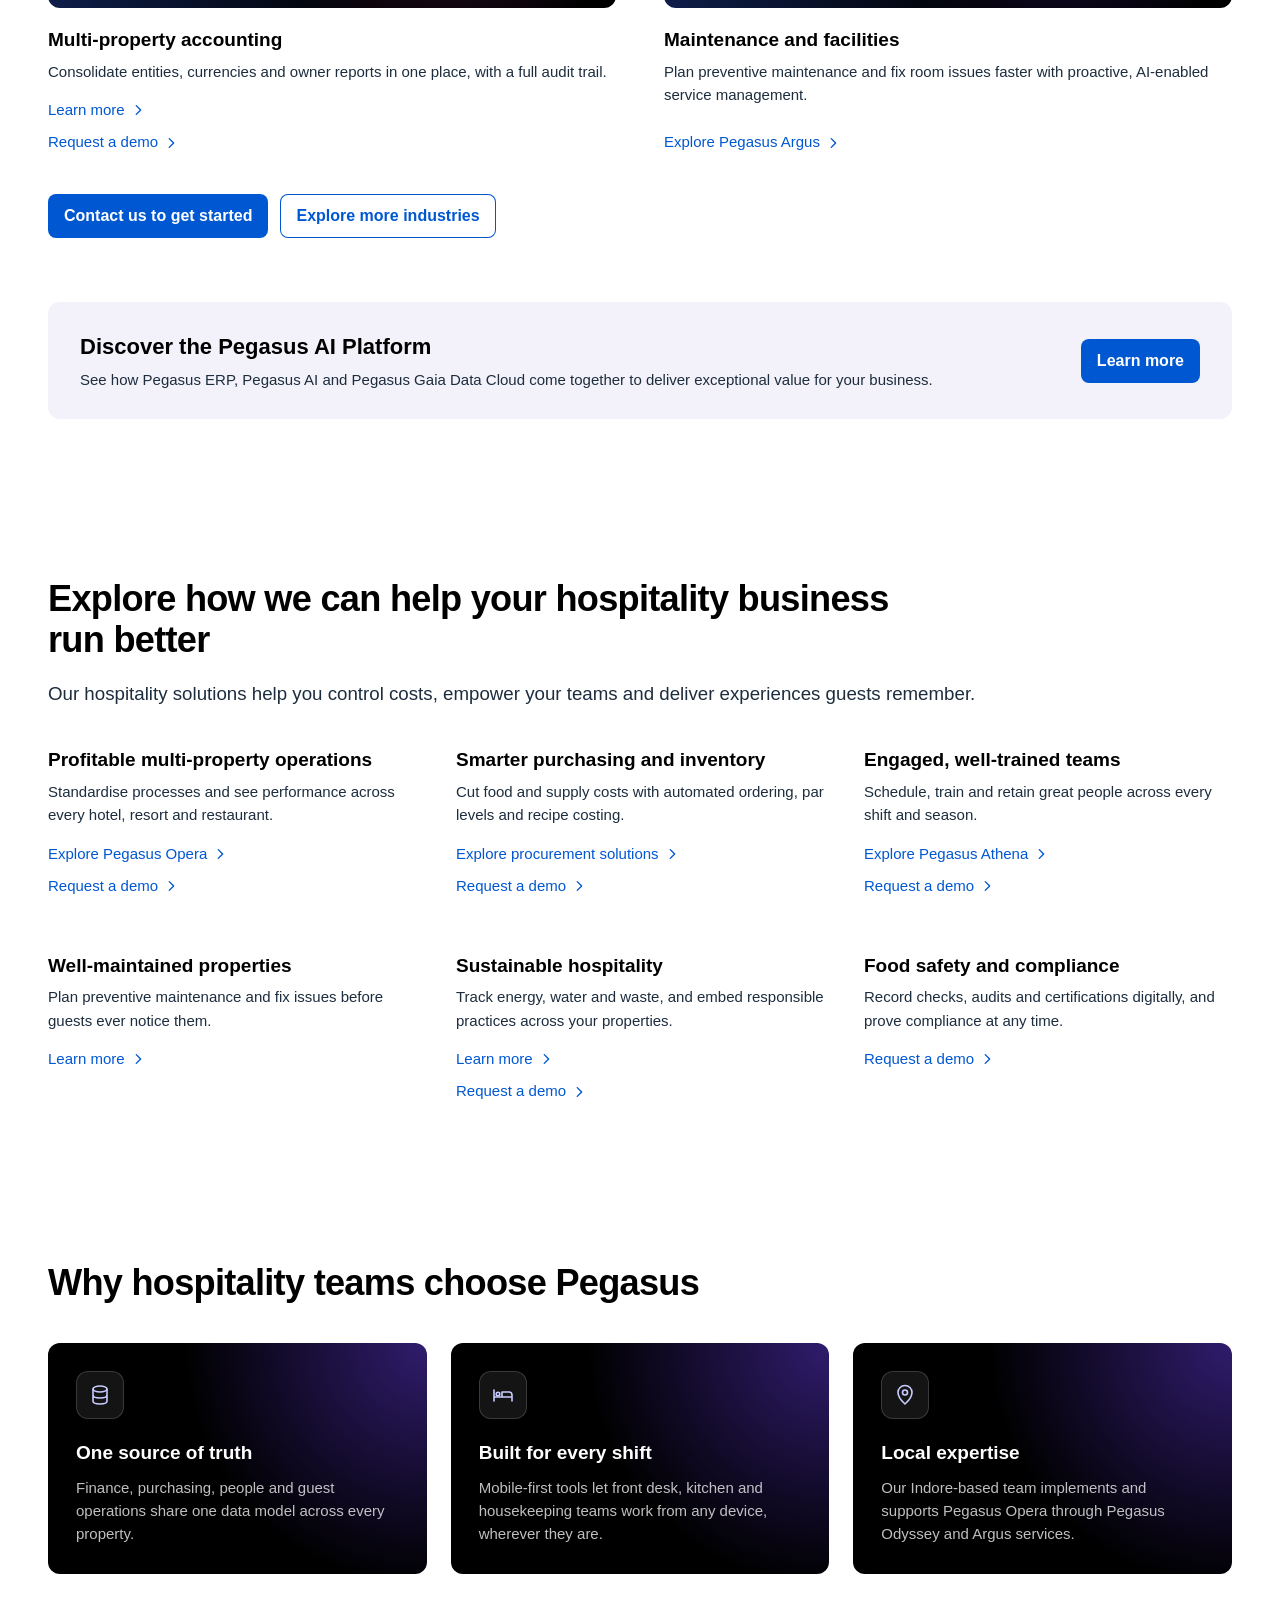
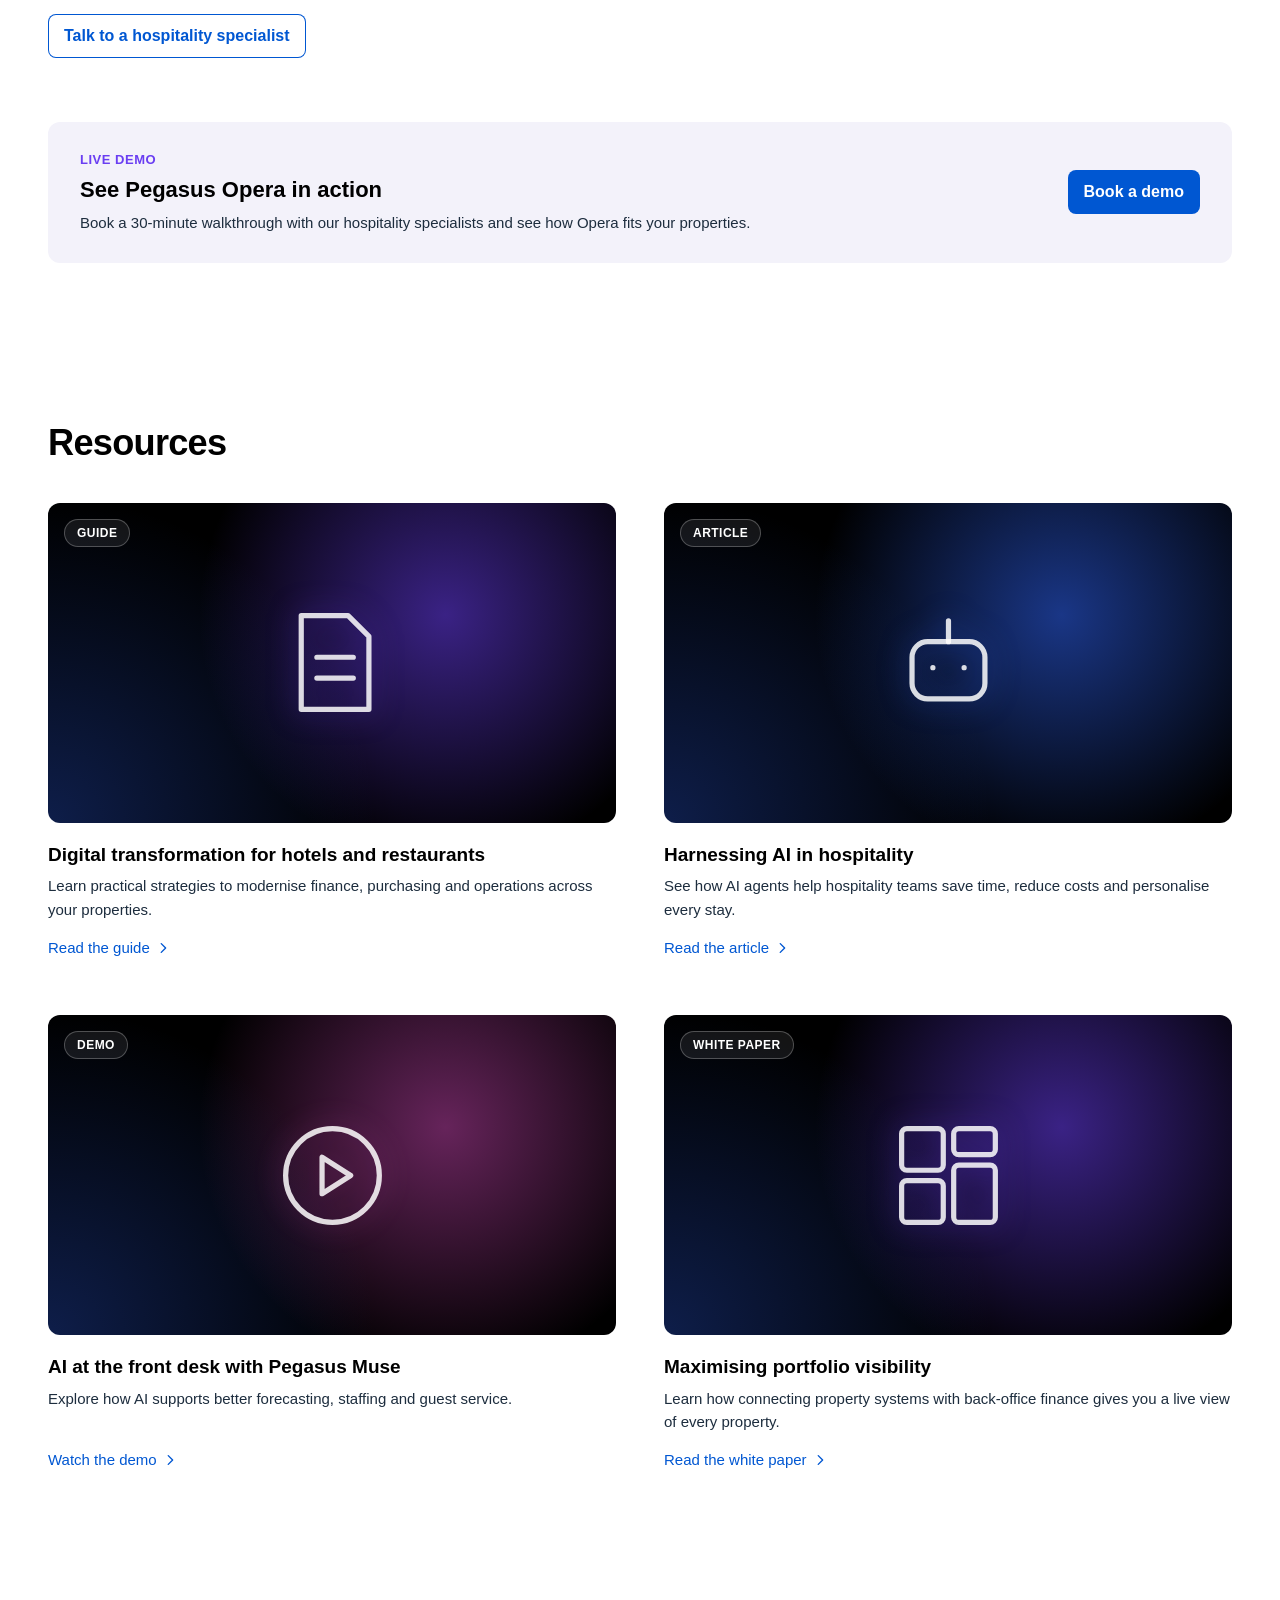
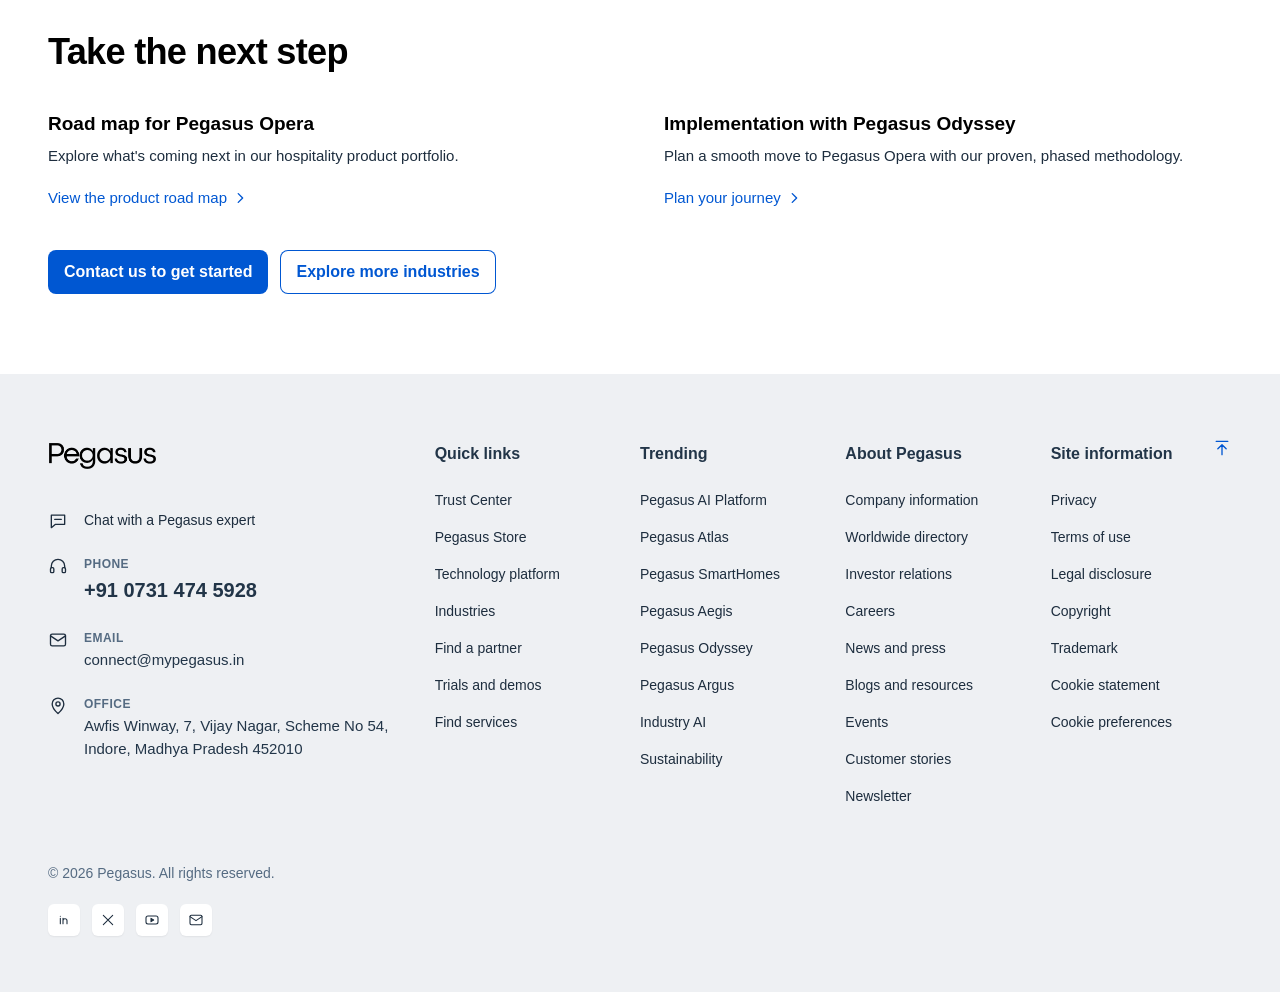
<file: hospitality.html>
<!DOCTYPE html>
<html lang="en">
<head>
  <meta charset="UTF-8">
  <meta name="viewport" content="width=device-width, initial-scale=1.0">
  <meta name="description" content="Pegasus Opera: hospitality ERP for multi-property finance, purchasing, workforce and guest operations.">
  <title>Hospitality | Pegasus</title>
  <link rel="icon" type="image/png" href="assets/favicon/favicon-96x96.png" sizes="96x96">
  <link rel="icon" type="image/svg+xml" href="assets/favicon/favicon.svg">
  <link rel="shortcut icon" href="assets/favicon/favicon.ico">
  <link rel="apple-touch-icon" sizes="180x180" href="assets/favicon/apple-touch-icon.png">
  <link rel="manifest" href="assets/favicon/site.webmanifest">
  <meta name="theme-color" content="#000000">
  <link rel="stylesheet" href="css/styles.css">
  <script src="js/main.js" defer></script>
</head>
<body id="top">
  <!-- ===== Navbar (ref: docs/navbar.png, docs/navbar_link_hover.png) ===== -->
  <header class="navbar">
    <div class="container navbar__inner">
      <a href="index.html" class="navbar__logo" aria-label="Pegasus home">
        <img src="assets/images/logo.png" alt="Pegasus" width="432" height="111">
      </a>

      <nav id="primary-nav" class="navbar__nav" aria-label="Primary">
        <ul class="navbar__links">
          <li class="nav-item">
            <button class="nav-link" aria-expanded="false" aria-controls="menu-products">Products</button>
            <div class="mega" id="menu-products">
              <div class="mega__inner">
                <div class="mega__col">
                  <a class="mega__heading" href="index.html#section-one">Industry ERP <svg class="mega__chevron" viewBox="0 0 16 16" aria-hidden="true"><path d="M6 3l5 5-5 5" fill="none" stroke="currentColor" stroke-width="1.5" stroke-linecap="round" stroke-linejoin="round"/></svg></a>
                  <ul class="mega__list">
                    <li><a href="construction.html">Pegasus Atlas &middot; Construction</a></li>
                    <li><a href="hospitality.html">Pegasus Opera &middot; Hospitality</a></li>
                    <li><a href="#">Pegasus Aegis &middot; Defence</a></li>
                  </ul>
                </div>
                <div class="mega__col">
                  <a class="mega__heading" href="index.html#section-two">AI Platform <svg class="mega__chevron" viewBox="0 0 16 16" aria-hidden="true"><path d="M6 3l5 5-5 5" fill="none" stroke="currentColor" stroke-width="1.5" stroke-linecap="round" stroke-linejoin="round"/></svg></a>
                  <p class="mega__label">Build</p>
                  <ul class="mega__list mega__list--indent">
                    <li><a href="#">Pegasus Daedalus Studio</a></li>
                    <li><a href="#">Pegasus Iris Integration</a></li>
                  </ul>
                  <p class="mega__label">Contextualise and reason</p>
                  <ul class="mega__list mega__list--indent">
                    <li><a href="#">Pegasus Gaia Data Cloud</a></li>
                    <li><a href="#">Pegasus Metis Knowledge Graph</a></li>
                    <li><a href="#">Pegasus Delphi AI Models</a></li>
                  </ul>
                  <p class="mega__label">Govern</p>
                  <ul class="mega__list mega__list--indent">
                    <li><a href="#">Pegasus Themis AI Governance</a></li>
                    <li><a href="#">Pegasus Kairos Transformation</a></li>
                  </ul>
                </div>
                <div class="mega__col">
                  <a class="mega__heading" href="index.html#section-five">AI assistant <svg class="mega__chevron" viewBox="0 0 16 16" aria-hidden="true"><path d="M6 3l5 5-5 5" fill="none" stroke="currentColor" stroke-width="1.5" stroke-linecap="round" stroke-linejoin="round"/></svg></a>
                  <ul class="mega__list">
                    <li><a href="#">Pegasus Muse</a></li>
                    <li><a href="#">Muse Workspace</a></li>
                  </ul>
                </div>
                <a class="mega__feature" href="smarthomes.html">
                  <img src="assets/images/smarthomes-logo.png" alt="Pegasus SmartHomes" width="729" height="118">
                  <span class="mega__feature-text">Hospitality automation with every sensor you need, from a single smart room to a whole enterprise building.</span>
                  <span class="mega__feature-link">Explore SmartHomes <svg viewBox="0 0 16 16" aria-hidden="true"><path d="M6 3l5 5-5 5" fill="none" stroke="currentColor" stroke-width="1.6" stroke-linecap="round" stroke-linejoin="round"/></svg></span>
                </a>
              </div>
            </div>
          </li>
          <li class="nav-item">
            <button class="nav-link" aria-expanded="false" aria-controls="menu-industries">Industries</button>
            <div class="mega" id="menu-industries">
              <div class="mega__inner">
                <div class="mega__col">
                  <a class="mega__heading" href="construction.html">Construction <svg class="mega__chevron" viewBox="0 0 16 16" aria-hidden="true"><path d="M6 3l5 5-5 5" fill="none" stroke="currentColor" stroke-width="1.5" stroke-linecap="round" stroke-linejoin="round"/></svg></a>
                  <ul class="mega__list">
                    <li><a href="#">Job costing</a></li>
                    <li><a href="#">Subcontractor management</a></li>
                    <li><a href="#">Site procurement</a></li>
                  </ul>
                </div>
                <div class="mega__col">
                  <a class="mega__heading" href="hospitality.html">Hospitality <svg class="mega__chevron" viewBox="0 0 16 16" aria-hidden="true"><path d="M6 3l5 5-5 5" fill="none" stroke="currentColor" stroke-width="1.5" stroke-linecap="round" stroke-linejoin="round"/></svg></a>
                  <ul class="mega__list">
                    <li><a href="#">Multi-property finance</a></li>
                    <li><a href="#">Purchasing and inventory</a></li>
                    <li><a href="#">Workforce scheduling</a></li>
                    <li><a href="smarthomes.html">Pegasus SmartHomes</a></li>
                  </ul>
                </div>
                <div class="mega__col">
                  <a class="mega__heading" href="index.html#section-one">Defence <svg class="mega__chevron" viewBox="0 0 16 16" aria-hidden="true"><path d="M6 3l5 5-5 5" fill="none" stroke="currentColor" stroke-width="1.5" stroke-linecap="round" stroke-linejoin="round"/></svg></a>
                  <ul class="mega__list">
                    <li><a href="#">Programme management</a></li>
                    <li><a href="#">Maintenance, repair and overhaul</a></li>
                    <li><a href="#">Secure supply chains</a></li>
                  </ul>
                </div>
              </div>
            </div>
          </li>
          <li class="nav-item">
            <button class="nav-link" aria-expanded="false" aria-controls="menu-services">Services</button>
            <div class="mega" id="menu-services">
              <div class="mega__inner">
                <div class="mega__col">
                  <a class="mega__heading" href="index.html#section-three">Pegasus Odyssey <svg class="mega__chevron" viewBox="0 0 16 16" aria-hidden="true"><path d="M6 3l5 5-5 5" fill="none" stroke="currentColor" stroke-width="1.5" stroke-linecap="round" stroke-linejoin="round"/></svg></a>
                  <ul class="mega__list">
                    <li><a href="#">Implementation</a></li>
                    <li><a href="#">Data migration</a></li>
                    <li><a href="#">Go-live support</a></li>
                  </ul>
                </div>
                <div class="mega__col">
                  <a class="mega__heading" href="index.html#section-three">Pegasus Argus <svg class="mega__chevron" viewBox="0 0 16 16" aria-hidden="true"><path d="M6 3l5 5-5 5" fill="none" stroke="currentColor" stroke-width="1.5" stroke-linecap="round" stroke-linejoin="round"/></svg></a>
                  <ul class="mega__list">
                    <li><a href="#">24/7 monitoring</a></li>
                    <li><a href="#">Updates and upgrades</a></li>
                    <li><a href="#">Expert support</a></li>
                  </ul>
                </div>
                <div class="mega__col">
                  <a class="mega__heading" href="index.html#section-three">Pegasus Athena <svg class="mega__chevron" viewBox="0 0 16 16" aria-hidden="true"><path d="M6 3l5 5-5 5" fill="none" stroke="currentColor" stroke-width="1.5" stroke-linecap="round" stroke-linejoin="round"/></svg></a>
                  <ul class="mega__list">
                    <li><a href="#">Learning paths</a></li>
                    <li><a href="#">Certifications</a></li>
                    <li><a href="#">Strategic advisory</a></li>
                  </ul>
                </div>
              </div>
            </div>
          </li>
          <li class="nav-item">
            <button class="nav-link" aria-expanded="false" aria-controls="menu-about">About</button>
            <div class="mega" id="menu-about">
              <div class="mega__inner">
                <div class="mega__col">
                  <span class="mega__heading">Company</span>
                  <ul class="mega__list">
                    <li><a href="#">About Pegasus</a></li>
                    <li><a href="#">Careers</a></li>
                    <li><a href="#">Newsroom</a></li>
                  </ul>
                </div>
                <div class="mega__col">
                  <span class="mega__heading">Get in touch</span>
                  <ul class="mega__list">
                    <li><a href="mailto:connect@mypegasus.in">connect@mypegasus.in</a></li>
                    <li><a href="tel:+917314745928">+91 0731 474 5928</a></li>
                    <li><a href="https://www.google.com/maps/search/?api=1&amp;query=Awfis+Winway+Vijay+Nagar+Scheme+No+54+Indore+452010" target="_blank" rel="noopener">Indore office</a></li>
                  </ul>
                </div>
              </div>
            </div>
          </li>
        </ul>
      </nav>

      <div class="navbar__actions">
        <button class="navbar__toggle" aria-label="Toggle menu" aria-expanded="false" aria-controls="primary-nav">
          <span></span><span></span><span></span>
        </button>
      </div>
    </div>
  </header>

  <!-- ===== Page sub-navigation ===== -->
  <nav class="subnav" aria-label="Hospitality page sections">
    <div class="container subnav__inner">
      <div class="subnav__title">
        <a href="index.html#section-one" class="subnav__crumb">Industries</a>
        <span>Hospitality</span>
      </div>
      <ul class="subnav__links">
        <li><a href="#overview" class="is-active">Overview</a></li>
        <li><a href="#products">Products</a></li>
        <li><a href="#smarthomes">SmartHomes</a></li>
        <li><a href="#use-cases">Use cases</a></li>
        <li><a href="#why-pegasus">Why Pegasus</a></li>
        <li><a href="#resources">Resources</a></li>
        <li><a href="#get-started">Get started</a></li>
      </ul>
    </div>
  </nav>

  <main>
    <!-- ===== Hero ===== -->
    <section id="overview" class="ind-hero">
      <div class="container ind-hero__inner">
        <div class="ind-hero__content">
          <h1 class="ind-hero__title">Hospitality</h1>
          <p class="ind-hero__text">Deliver memorable guest experiences and run every hotel, resort and restaurant more profitably, with one ERP built for hospitality.</p>
          <div class="ind-actions">
            <a href="mailto:connect@mypegasus.in?subject=Pegasus%20Opera%20demo%20request" class="btn btn--light">Request a demo</a>
            <a href="#products" class="btn btn--outline-light">Explore Pegasus Opera</a>
          </div>
        </div>
        <div class="ind-hero__media">
          <!-- Photo: Vitaly Gariev / Unsplash (unsplash.com/license) -->
          <img src="assets/images/hospitality/hero.jpg" alt="Waiter serving a table of guests in a busy restaurant" width="1600" height="900" style="object-position: 35% 50%">
        </div>
      </div>
    </section>

    <!-- ===== Intro ===== -->
    <section class="section">
      <div class="container">
        <header class="section-head">
          <h2 class="section-title">Industry software tailored for hospitality businesses</h2>
          <p class="section-subtitle">Pegasus Opera brings property finance, purchasing, inventory, people and guest operations together, so you can grow revenue, control costs and keep guests coming back.</p>
        </header>
        <div class="ind-intro">
          <!-- Photo: Wes Hicks / Unsplash (unsplash.com/license) -->
          <img class="ind-intro__media" src="assets/images/hospitality/intro.jpg" alt="Bright, calm hotel room with a made bed and sheer curtains" width="1600" height="900" loading="lazy">
          <div class="ind-intro__text">
            <h3>Pegasus Opera can help you:</h3>
            <ul class="ind-bullets">
              <li>Run multi-property finance and reporting from one platform</li>
              <li>Control food, beverage and supply costs with smarter purchasing</li>
              <li>Schedule the right people for every shift and season</li>
              <li>Keep rooms, kitchens and facilities in top condition</li>
              <li>Personalise every stay with connected guest data</li>
            </ul>
            <div class="ind-links">
              <a href="#" class="link-arrow">View the Pegasus Opera road map <svg viewBox="0 0 16 16" aria-hidden="true"><path d="M6 3l5 5-5 5" fill="none" stroke="currentColor" stroke-width="1.6" stroke-linecap="round" stroke-linejoin="round"/></svg></a>
              <a href="#" class="link-arrow">Download the product overview <svg viewBox="0 0 16 16" aria-hidden="true"><path d="M6 3l5 5-5 5" fill="none" stroke="currentColor" stroke-width="1.6" stroke-linecap="round" stroke-linejoin="round"/></svg></a>
            </div>
          </div>
        </div>
      </div>
    </section>

    <!-- ===== Pegasus SmartHomes (hospitality automation / IoT) ===== -->
    <section id="smarthomes" class="section sh">
      <div class="container">
        <div class="sh__panel">
          <div class="sh__content">
            <img class="sh__logo" src="assets/images/smarthomes-logo.png" alt="Pegasus SmartHomes" width="729" height="118">
            <h2 class="sh__title">Every sensor, one intelligent building</h2>
            <p class="sh__lead">Pegasus SmartHomes is hospitality automation that elevates every guest experience, from full room automation to large-scale enterprise buildings.</p>
            <ul class="sh__features">
              <li><svg viewBox="0 0 24 24" aria-hidden="true"><path d="M5 12.5l4.5 4.5L19 7.5"/></svg><div><strong>Full room automation</strong><span>Lighting, climate, curtains, TV and door locks respond to each guest, with personal scenes from check-in to checkout.</span></div></li>
              <li><svg viewBox="0 0 24 24" aria-hidden="true"><path d="M5 12.5l4.5 4.5L19 7.5"/></svg><div><strong>Every sensor that matters</strong><span>Occupancy, air quality, temperature, water leak, smoke and energy sensors keep every space safe and comfortable.</span></div></li>
              <li><svg viewBox="0 0 24 24" aria-hidden="true"><path d="M5 12.5l4.5 4.5L19 7.5"/></svg><div><strong>Smarter operations</strong><span>Housekeeping and maintenance get live room status and automatic alerts, so issues are fixed before guests notice.</span></div></li>
              <li><svg viewBox="0 0 24 24" aria-hidden="true"><path d="M5 12.5l4.5 4.5L19 7.5"/></svg><div><strong>Enterprise scale</strong><span>Manage one boutique hotel or a whole portfolio of enterprise buildings, connected to Pegasus Opera and your building systems.</span></div></li>
            </ul>
            <div class="ind-actions">
              <a href="smarthomes.html" class="btn btn--light">Discover Pegasus SmartHomes</a>
              <a href="mailto:connect@mypegasus.in?subject=Pegasus%20SmartHomes%20enquiry" class="btn btn--outline-light">Talk to us about SmartHomes</a>
            </div>
          </div>

          <!-- Illustrative smart-room control panel -->
          <div class="sh-room" aria-hidden="true">
            <div class="sh-room__head">
              <div><strong>Suite 1204</strong><span>Guest checked in</span></div>
              <span class="sh-room__status"><i></i>Occupied</span>
            </div>
            <div class="sh-room__tiles">
              <div class="sh-tile is-on"><svg viewBox="0 0 24 24" aria-hidden="true"><circle cx="12" cy="12" r="4"/><path d="M12 2v2M12 20v2M4 12H2M22 12h-2M5 5l1.5 1.5M17.5 17.5L19 19M5 19l1.5-1.5M17.5 6.5L19 5"/></svg><span>Lights</span><strong>Warm &middot; 60%</strong></div>
              <div class="sh-tile is-on"><svg viewBox="0 0 24 24" aria-hidden="true"><path d="M10 4a2 2 0 0 1 4 0v9.5a4 4 0 1 1-4 0z"/><path d="M12 10v6"/></svg><span>Climate</span><strong>22&deg;C</strong></div>
              <div class="sh-tile"><svg viewBox="0 0 24 24" aria-hidden="true"><path d="M3 4h18M5 4v14M19 4v14M5 18c2-4 2-10 0-14M19 18c-2-4-2-10 0-14"/></svg><span>Curtains</span><strong>Open</strong></div>
              <div class="sh-tile is-on"><svg viewBox="0 0 24 24" aria-hidden="true"><rect x="5" y="11" width="14" height="10" rx="2"/><path d="M8 11V7a4 4 0 0 1 8 0v4"/></svg><span>Door</span><strong>Locked</strong></div>
            </div>
            <p class="sh-room__label">Scenes</p>
            <div class="sh-room__scenes"><span class="is-active">Welcome</span><span>Relax</span><span>Sleep</span><span>Away</span></div>
            <p class="sh-room__label">Sensors</p>
            <div class="sh-room__sensors">
              <span><i></i>Occupancy</span><span><i></i>Air quality</span><span><i></i>Water leak</span><span><i></i>Energy</span>
            </div>
          </div>
        </div>
      </div>
    </section>

    <!-- ===== Products (tabs) ===== -->
    <section id="products" class="section">
      <div class="container">
        <header class="section-head">
          <h2 class="section-title">Hospitality solutions from Pegasus</h2>
          <p class="section-subtitle">Our hospitality software and AI products help you raise margins, delight guests and grow sustainably.</p>
        </header>

        <div class="ind-tabs" role="tablist" aria-label="Solution areas">
          <button class="ind-tab" role="tab" id="tab-erp" aria-controls="panel-erp" aria-selected="true">Cloud ERP</button>
          <button class="ind-tab" role="tab" id="tab-workforce" aria-controls="panel-workforce" aria-selected="false" tabindex="-1">Workforce management</button>
          <button class="ind-tab" role="tab" id="tab-procurement" aria-controls="panel-procurement" aria-selected="false" tabindex="-1">Procurement and inventory</button>
          <button class="ind-tab" role="tab" id="tab-guest" aria-controls="panel-guest" aria-selected="false" tabindex="-1">Guest experience</button>
          <button class="ind-tab" role="tab" id="tab-data" aria-controls="panel-data" aria-selected="false" tabindex="-1">Data insights</button>
          <button class="ind-tab" role="tab" id="tab-innovation" aria-controls="panel-innovation" aria-selected="false" tabindex="-1">Digital innovation</button>
        </div>

        <div class="ind-panel" role="tabpanel" id="panel-erp" aria-labelledby="tab-erp">
            <article class="ind-card">
              <div class="ind-visual" aria-hidden="true"><svg viewBox="0 0 24 24"><path d="M4 20h16M7 16v-5M12 16V7M17 16v-8"/></svg></div>
              <h3 class="ind-card__title">Real-time property insights</h3>
              <p class="ind-card__text">Track occupancy, revenue per room, costs and margins across every property in real time.</p>
              <div class="ind-links">
                  <a href="#" class="link-arrow">Explore Pegasus Opera <svg viewBox="0 0 16 16" aria-hidden="true"><path d="M6 3l5 5-5 5" fill="none" stroke="currentColor" stroke-width="1.6" stroke-linecap="round" stroke-linejoin="round"/></svg></a>
                  <a href="mailto:connect@mypegasus.in?subject=Pegasus%20Opera%20demo%20request" class="link-arrow">Request a demo <svg viewBox="0 0 16 16" aria-hidden="true"><path d="M6 3l5 5-5 5" fill="none" stroke="currentColor" stroke-width="1.6" stroke-linecap="round" stroke-linejoin="round"/></svg></a>
              </div>
            </article>
            <article class="ind-card">
              <div class="ind-visual" aria-hidden="true"><svg viewBox="0 0 24 24"><path d="M4 12a8 8 0 0 1 14-5.3M20 12a8 8 0 0 1-14 5.3"/><path d="M18 3v4h-4M6 21v-4h4"/></svg></div>
              <h3 class="ind-card__title">Front of house meets back office</h3>
              <p class="ind-card__text">Connect your property management and point-of-sale systems to finance, so revenue and costs reconcile automatically.</p>
              <div class="ind-links">
                  <a href="index.html#section-two" class="link-arrow">Explore Pegasus Iris <svg viewBox="0 0 16 16" aria-hidden="true"><path d="M6 3l5 5-5 5" fill="none" stroke="currentColor" stroke-width="1.6" stroke-linecap="round" stroke-linejoin="round"/></svg></a>
                  <a href="mailto:connect@mypegasus.in?subject=Pegasus%20Opera%20enquiry" class="link-arrow">Request a quote <svg viewBox="0 0 16 16" aria-hidden="true"><path d="M6 3l5 5-5 5" fill="none" stroke="currentColor" stroke-width="1.6" stroke-linecap="round" stroke-linejoin="round"/></svg></a>
              </div>
            </article>
            <article class="ind-card">
              <div class="ind-visual" aria-hidden="true"><svg viewBox="0 0 24 24"><path d="M6 3h12v18l-3-2-3 2-3-2-3 2z"/><path d="M9 8h6M9 12h6"/></svg></div>
              <h3 class="ind-card__title">Multi-property accounting</h3>
              <p class="ind-card__text">Consolidate entities, currencies and owner reports in one place, with a full audit trail.</p>
              <div class="ind-links">
                  <a href="#" class="link-arrow">Learn more <svg viewBox="0 0 16 16" aria-hidden="true"><path d="M6 3l5 5-5 5" fill="none" stroke="currentColor" stroke-width="1.6" stroke-linecap="round" stroke-linejoin="round"/></svg></a>
                  <a href="mailto:connect@mypegasus.in?subject=Pegasus%20Opera%20demo%20request" class="link-arrow">Request a demo <svg viewBox="0 0 16 16" aria-hidden="true"><path d="M6 3l5 5-5 5" fill="none" stroke="currentColor" stroke-width="1.6" stroke-linecap="round" stroke-linejoin="round"/></svg></a>
              </div>
            </article>
            <article class="ind-card">
              <div class="ind-visual" aria-hidden="true"><svg viewBox="0 0 24 24"><path d="M14.5 5.5a4 4 0 0 0-5 5L4 16l4 4 5.5-5.5a4 4 0 0 0 5-5l-2.5 2.5-2.5-.5-.5-2.5z"/></svg></div>
              <h3 class="ind-card__title">Maintenance and facilities</h3>
              <p class="ind-card__text">Plan preventive maintenance and fix room issues faster with proactive, AI-enabled service management.</p>
              <div class="ind-links">
                  <a href="index.html#section-three" class="link-arrow">Explore Pegasus Argus <svg viewBox="0 0 16 16" aria-hidden="true"><path d="M6 3l5 5-5 5" fill="none" stroke="currentColor" stroke-width="1.6" stroke-linecap="round" stroke-linejoin="round"/></svg></a>
              </div>
            </article>
        </div>

        <div class="ind-panel" role="tabpanel" id="panel-workforce" aria-labelledby="tab-workforce" hidden>
            <article class="ind-card">
              <div class="ind-visual" aria-hidden="true"><svg viewBox="0 0 24 24"><circle cx="9" cy="8" r="3"/><path d="M3 20c0-3.3 2.7-6 6-6s6 2.7 6 6"/><circle cx="17" cy="9" r="2.5"/><path d="M16.5 14c2.5.2 4.5 2.3 4.5 5"/></svg></div>
              <h3 class="ind-card__title">Shift scheduling</h3>
              <p class="ind-card__text">Match staffing to forecast occupancy and events across every department, from front desk to kitchen.</p>
              <div class="ind-links">
                  <a href="#" class="link-arrow">Learn more <svg viewBox="0 0 16 16" aria-hidden="true"><path d="M6 3l5 5-5 5" fill="none" stroke="currentColor" stroke-width="1.6" stroke-linecap="round" stroke-linejoin="round"/></svg></a>
                  <a href="mailto:connect@mypegasus.in?subject=Pegasus%20Opera%20demo%20request" class="link-arrow">Request a demo <svg viewBox="0 0 16 16" aria-hidden="true"><path d="M6 3l5 5-5 5" fill="none" stroke="currentColor" stroke-width="1.6" stroke-linecap="round" stroke-linejoin="round"/></svg></a>
              </div>
            </article>
            <article class="ind-card">
              <div class="ind-visual" aria-hidden="true"><svg viewBox="0 0 24 24"><circle cx="12" cy="9" r="5"/><path d="M9 13.5L8 21l4-2 4 2-1-7.5"/></svg></div>
              <h3 class="ind-card__title">Training and certifications</h3>
              <p class="ind-card__text">Track food safety, hygiene and service training for every team member, with alerts before anything expires.</p>
              <div class="ind-links">
                  <a href="index.html#section-three" class="link-arrow">Explore Pegasus Athena <svg viewBox="0 0 16 16" aria-hidden="true"><path d="M6 3l5 5-5 5" fill="none" stroke="currentColor" stroke-width="1.6" stroke-linecap="round" stroke-linejoin="round"/></svg></a>
              </div>
            </article>
            <article class="ind-card">
              <div class="ind-visual" aria-hidden="true"><svg viewBox="0 0 24 24"><circle cx="12" cy="12" r="8"/><path d="M12 8v4l3 2"/></svg></div>
              <h3 class="ind-card__title">Timesheets and payroll</h3>
              <p class="ind-card__text">Capture hours, tips and service charges accurately, and pay every team on time.</p>
              <div class="ind-links">
                  <a href="#" class="link-arrow">Learn more <svg viewBox="0 0 16 16" aria-hidden="true"><path d="M6 3l5 5-5 5" fill="none" stroke="currentColor" stroke-width="1.6" stroke-linecap="round" stroke-linejoin="round"/></svg></a>
                  <a href="mailto:connect@mypegasus.in?subject=Pegasus%20Opera%20demo%20request" class="link-arrow">Request a demo <svg viewBox="0 0 16 16" aria-hidden="true"><path d="M6 3l5 5-5 5" fill="none" stroke="currentColor" stroke-width="1.6" stroke-linecap="round" stroke-linejoin="round"/></svg></a>
              </div>
            </article>
            <article class="ind-card">
              <div class="ind-visual" aria-hidden="true"><svg viewBox="0 0 24 24"><circle cx="10" cy="8" r="3.5"/><path d="M3.5 20c0-3.6 2.9-6.5 6.5-6.5M18 13v6M15 16h6"/></svg></div>
              <h3 class="ind-card__title">Seasonal hiring and onboarding</h3>
              <p class="ind-card__text">Hire faster for peak seasons and get new starters guest-ready with digital onboarding.</p>
              <div class="ind-links">
                  <a href="#" class="link-arrow">Learn more <svg viewBox="0 0 16 16" aria-hidden="true"><path d="M6 3l5 5-5 5" fill="none" stroke="currentColor" stroke-width="1.6" stroke-linecap="round" stroke-linejoin="round"/></svg></a>
              </div>
            </article>
        </div>

        <div class="ind-panel" role="tabpanel" id="panel-procurement" aria-labelledby="tab-procurement" hidden>
            <article class="ind-card">
              <div class="ind-visual" aria-hidden="true"><svg viewBox="0 0 24 24"><path d="M3 4h2l2.5 11h10.5l2-8H6.5"/><circle cx="9" cy="19" r="1.5"/><circle cx="17" cy="19" r="1.5"/></svg></div>
              <h3 class="ind-card__title">Purchasing and sourcing</h3>
              <p class="ind-card__text">Buy from approved suppliers at negotiated prices, with approvals and budgets built in.</p>
              <div class="ind-links">
                  <a href="#" class="link-arrow">Learn more <svg viewBox="0 0 16 16" aria-hidden="true"><path d="M6 3l5 5-5 5" fill="none" stroke="currentColor" stroke-width="1.6" stroke-linecap="round" stroke-linejoin="round"/></svg></a>
                  <a href="mailto:connect@mypegasus.in?subject=Pegasus%20Opera%20demo%20request" class="link-arrow">Request a demo <svg viewBox="0 0 16 16" aria-hidden="true"><path d="M6 3l5 5-5 5" fill="none" stroke="currentColor" stroke-width="1.6" stroke-linecap="round" stroke-linejoin="round"/></svg></a>
              </div>
            </article>
            <article class="ind-card">
              <div class="ind-visual" aria-hidden="true"><svg viewBox="0 0 24 24"><rect x="3" y="12" width="8" height="8" rx="1"/><rect x="13" y="12" width="8" height="8" rx="1"/><rect x="8" y="3" width="8" height="8" rx="1"/></svg></div>
              <h3 class="ind-card__title">Food and beverage inventory</h3>
              <p class="ind-card__text">Track stock across kitchens and bars, and cut waste with par levels and recipe costing.</p>
              <div class="ind-links">
                  <a href="#" class="link-arrow">Learn more <svg viewBox="0 0 16 16" aria-hidden="true"><path d="M6 3l5 5-5 5" fill="none" stroke="currentColor" stroke-width="1.6" stroke-linecap="round" stroke-linejoin="round"/></svg></a>
              </div>
            </article>
            <article class="ind-card">
              <div class="ind-visual" aria-hidden="true"><svg viewBox="0 0 24 24"><path d="M3 12l4-4 4 2 3-2 7 4M3 12l6 6 2-2M21 12l-5 5-3-3M9 18l2 2 2-2"/></svg></div>
              <h3 class="ind-card__title">Supplier management</h3>
              <p class="ind-card__text">Onboard, rate and pay suppliers, with quality and compliance checks built in.</p>
              <div class="ind-links">
                  <a href="#" class="link-arrow">Learn more <svg viewBox="0 0 16 16" aria-hidden="true"><path d="M6 3l5 5-5 5" fill="none" stroke="currentColor" stroke-width="1.6" stroke-linecap="round" stroke-linejoin="round"/></svg></a>
                  <a href="mailto:connect@mypegasus.in?subject=Pegasus%20Opera%20demo%20request" class="link-arrow">Request a demo <svg viewBox="0 0 16 16" aria-hidden="true"><path d="M6 3l5 5-5 5" fill="none" stroke="currentColor" stroke-width="1.6" stroke-linecap="round" stroke-linejoin="round"/></svg></a>
              </div>
            </article>
            <article class="ind-card">
              <div class="ind-visual" aria-hidden="true"><svg viewBox="0 0 24 24"><path d="M2 6h11v10H2zM13 10h4l4 3v3h-8z"/><circle cx="6" cy="18" r="1.5"/><circle cx="17" cy="18" r="1.5"/></svg></div>
              <h3 class="ind-card__title">Central kitchens and distribution</h3>
              <p class="ind-card__text">Plan production and deliveries from central kitchens to every outlet.</p>
              <div class="ind-links">
                  <a href="#" class="link-arrow">Learn more <svg viewBox="0 0 16 16" aria-hidden="true"><path d="M6 3l5 5-5 5" fill="none" stroke="currentColor" stroke-width="1.6" stroke-linecap="round" stroke-linejoin="round"/></svg></a>
              </div>
            </article>
        </div>

        <div class="ind-panel" role="tabpanel" id="panel-guest" aria-labelledby="tab-guest" hidden>
            <article class="ind-card">
              <div class="ind-visual" aria-hidden="true"><svg viewBox="0 0 24 24"><rect x="3" y="4" width="18" height="14" rx="2"/><path d="M3 8h18M8 21h8"/></svg></div>
              <h3 class="ind-card__title">Guest profiles</h3>
              <p class="ind-card__text">Bring stays, spend and preferences together into one view of every guest.</p>
              <div class="ind-links">
                  <a href="#" class="link-arrow">Learn more <svg viewBox="0 0 16 16" aria-hidden="true"><path d="M6 3l5 5-5 5" fill="none" stroke="currentColor" stroke-width="1.6" stroke-linecap="round" stroke-linejoin="round"/></svg></a>
                  <a href="mailto:connect@mypegasus.in?subject=Pegasus%20Opera%20demo%20request" class="link-arrow">Request a demo <svg viewBox="0 0 16 16" aria-hidden="true"><path d="M6 3l5 5-5 5" fill="none" stroke="currentColor" stroke-width="1.6" stroke-linecap="round" stroke-linejoin="round"/></svg></a>
              </div>
            </article>
            <article class="ind-card">
              <div class="ind-visual" aria-hidden="true"><svg viewBox="0 0 24 24"><path d="M3 4h18l-7 8v6l-4 2v-8z"/></svg></div>
              <h3 class="ind-card__title">Sales, groups and events</h3>
              <p class="ind-card__text">Manage group bookings, events and corporate accounts from first enquiry to final invoice.</p>
              <div class="ind-links">
                  <a href="#" class="link-arrow">Learn more <svg viewBox="0 0 16 16" aria-hidden="true"><path d="M6 3l5 5-5 5" fill="none" stroke="currentColor" stroke-width="1.6" stroke-linecap="round" stroke-linejoin="round"/></svg></a>
              </div>
            </article>
            <article class="ind-card">
              <div class="ind-visual" aria-hidden="true"><svg viewBox="0 0 24 24"><path d="M6 3h9l4 4v14H6z"/><path d="M9 11h7M9 15h7"/></svg></div>
              <h3 class="ind-card__title">Contracts and rate agreements</h3>
              <p class="ind-card__text">Keep corporate rates, allotments and contracts in sync with billing.</p>
              <div class="ind-links">
                  <a href="#" class="link-arrow">Learn more <svg viewBox="0 0 16 16" aria-hidden="true"><path d="M6 3l5 5-5 5" fill="none" stroke="currentColor" stroke-width="1.6" stroke-linecap="round" stroke-linejoin="round"/></svg></a>
              </div>
            </article>
            <article class="ind-card">
              <div class="ind-visual" aria-hidden="true"><svg viewBox="0 0 24 24"><path d="M12 20s-7-4.5-7-10a4 4 0 0 1 7-2.6A4 4 0 0 1 19 10c0 5.5-7 10-7 10z"/></svg></div>
              <h3 class="ind-card__title">Loyalty and personalisation</h3>
              <p class="ind-card__text">Reward returning guests and tailor offers using what you already know about them.</p>
              <div class="ind-links">
                  <a href="#" class="link-arrow">Learn more <svg viewBox="0 0 16 16" aria-hidden="true"><path d="M6 3l5 5-5 5" fill="none" stroke="currentColor" stroke-width="1.6" stroke-linecap="round" stroke-linejoin="round"/></svg></a>
                  <a href="mailto:connect@mypegasus.in?subject=Pegasus%20Opera%20demo%20request" class="link-arrow">Request a demo <svg viewBox="0 0 16 16" aria-hidden="true"><path d="M6 3l5 5-5 5" fill="none" stroke="currentColor" stroke-width="1.6" stroke-linecap="round" stroke-linejoin="round"/></svg></a>
              </div>
            </article>
        </div>

        <div class="ind-panel" role="tabpanel" id="panel-data" aria-labelledby="tab-data" hidden>
            <article class="ind-card">
              <div class="ind-visual" aria-hidden="true"><svg viewBox="0 0 24 24"><rect x="3" y="3" width="8" height="8" rx="1"/><rect x="13" y="3" width="8" height="5" rx="1"/><rect x="13" y="10" width="8" height="11" rx="1"/><rect x="3" y="13" width="8" height="8" rx="1"/></svg></div>
              <h3 class="ind-card__title">Portfolio dashboards</h3>
              <p class="ind-card__text">Monitor occupancy, average daily rate, labour and food costs across your portfolio in real time.</p>
              <div class="ind-links">
                  <a href="#" class="link-arrow">Learn more <svg viewBox="0 0 16 16" aria-hidden="true"><path d="M6 3l5 5-5 5" fill="none" stroke="currentColor" stroke-width="1.6" stroke-linecap="round" stroke-linejoin="round"/></svg></a>
                  <a href="mailto:connect@mypegasus.in?subject=Pegasus%20Opera%20demo%20request" class="link-arrow">Request a demo <svg viewBox="0 0 16 16" aria-hidden="true"><path d="M6 3l5 5-5 5" fill="none" stroke="currentColor" stroke-width="1.6" stroke-linecap="round" stroke-linejoin="round"/></svg></a>
              </div>
            </article>
            <article class="ind-card">
              <div class="ind-visual" aria-hidden="true"><svg viewBox="0 0 24 24"><path d="M3 17l5-5 4 3 8-9"/><path d="M15 6h5v5"/></svg></div>
              <h3 class="ind-card__title">AI demand forecasting</h3>
              <p class="ind-card__text">Forecast occupancy and demand with Pegasus Delphi AI models to plan staffing and purchasing.</p>
              <div class="ind-links">
                  <a href="index.html#section-two" class="link-arrow">Explore Pegasus Delphi <svg viewBox="0 0 16 16" aria-hidden="true"><path d="M6 3l5 5-5 5" fill="none" stroke="currentColor" stroke-width="1.6" stroke-linecap="round" stroke-linejoin="round"/></svg></a>
              </div>
            </article>
            <article class="ind-card">
              <div class="ind-visual" aria-hidden="true"><svg viewBox="0 0 24 24"><ellipse cx="12" cy="6" rx="7" ry="3"/><path d="M5 6v12c0 1.7 3.1 3 7 3s7-1.3 7-3V6M5 12c0 1.7 3.1 3 7 3s7-1.3 7-3"/></svg></div>
              <h3 class="ind-card__title">Unified guest and operations data</h3>
              <p class="ind-card__text">Bring property, point-of-sale and ERP data together in Pegasus Gaia Data Cloud.</p>
              <div class="ind-links">
                  <a href="index.html#section-two" class="link-arrow">Explore Pegasus Gaia <svg viewBox="0 0 16 16" aria-hidden="true"><path d="M6 3l5 5-5 5" fill="none" stroke="currentColor" stroke-width="1.6" stroke-linecap="round" stroke-linejoin="round"/></svg></a>
              </div>
            </article>
            <article class="ind-card">
              <div class="ind-visual" aria-hidden="true"><svg viewBox="0 0 24 24"><path d="M12 3l8 3v6c0 5-3.5 8-8 9-4.5-1-8-4-8-9V6z"/><path d="M9 12l2 2 4-4"/></svg></div>
              <h3 class="ind-card__title">Risk and compliance analytics</h3>
              <p class="ind-card__text">Spot food safety, audit and contract risks early, and act on them.</p>
              <div class="ind-links">
                  <a href="#" class="link-arrow">Learn more <svg viewBox="0 0 16 16" aria-hidden="true"><path d="M6 3l5 5-5 5" fill="none" stroke="currentColor" stroke-width="1.6" stroke-linecap="round" stroke-linejoin="round"/></svg></a>
              </div>
            </article>
        </div>

        <div class="ind-panel" role="tabpanel" id="panel-innovation" aria-labelledby="tab-innovation" hidden>
            <article class="ind-card">
              <div class="ind-visual" aria-hidden="true"><svg viewBox="0 0 24 24"><rect x="5" y="8" width="14" height="11" rx="3"/><path d="M12 4v4M9 13h.01M15 13h.01"/></svg></div>
              <h3 class="ind-card__title">AI agents for every team</h3>
              <p class="ind-card__text">Ask Pegasus Muse for occupancy updates, approvals or reports in plain language.</p>
              <div class="ind-links">
                  <a href="index.html#section-five" class="link-arrow">Meet Pegasus Muse <svg viewBox="0 0 16 16" aria-hidden="true"><path d="M6 3l5 5-5 5" fill="none" stroke="currentColor" stroke-width="1.6" stroke-linecap="round" stroke-linejoin="round"/></svg></a>
              </div>
            </article>
            <article class="ind-card">
              <div class="ind-visual" aria-hidden="true"><svg viewBox="0 0 24 24"><path d="M9 3v5M15 3v5M6 8h12v4a6 6 0 0 1-12 0zM12 18v3"/></svg></div>
              <h3 class="ind-card__title">Connected systems</h3>
              <p class="ind-card__text">Integrate property management, point of sale, channel managers and accounting with Pegasus Iris Integration.</p>
              <div class="ind-links">
                  <a href="index.html#section-two" class="link-arrow">Explore Pegasus Iris <svg viewBox="0 0 16 16" aria-hidden="true"><path d="M6 3l5 5-5 5" fill="none" stroke="currentColor" stroke-width="1.6" stroke-linecap="round" stroke-linejoin="round"/></svg></a>
              </div>
            </article>
            <article class="ind-card">
              <div class="ind-visual" aria-hidden="true"><svg viewBox="0 0 24 24"><path d="M8 7l-5 5 5 5M16 7l5 5-5 5"/></svg></div>
              <h3 class="ind-card__title">Custom apps and workflows</h3>
              <p class="ind-card__text">Build housekeeping, maintenance and approval apps without code in Pegasus Daedalus Studio.</p>
              <div class="ind-links">
                  <a href="index.html#section-two" class="link-arrow">Explore Pegasus Daedalus <svg viewBox="0 0 16 16" aria-hidden="true"><path d="M6 3l5 5-5 5" fill="none" stroke="currentColor" stroke-width="1.6" stroke-linecap="round" stroke-linejoin="round"/></svg></a>
              </div>
            </article>
            <article class="ind-card">
              <div class="ind-visual" aria-hidden="true"><svg viewBox="0 0 24 24"><path d="M12 3v18M6 21h12M4 8h16M7 8l-3 7a3 3 0 0 0 6 0zM17 8l-3 7a3 3 0 0 0 6 0z"/></svg></div>
              <h3 class="ind-card__title">Responsible AI</h3>
              <p class="ind-card__text">Govern every agent with approvals and audit trails in Pegasus Themis.</p>
              <div class="ind-links">
                  <a href="index.html#section-two" class="link-arrow">Explore Pegasus Themis <svg viewBox="0 0 16 16" aria-hidden="true"><path d="M6 3l5 5-5 5" fill="none" stroke="currentColor" stroke-width="1.6" stroke-linecap="round" stroke-linejoin="round"/></svg></a>
              </div>
            </article>
        </div>

        <div class="ind-actions ind-actions--section">
          <a href="mailto:connect@mypegasus.in?subject=Pegasus%20Opera%20enquiry" class="btn btn--primary">Contact us to get started</a>
          <a href="index.html#section-one" class="btn btn--outline">Explore more industries</a>
        </div>

        <aside class="ind-banner">
          <div>
            <h2 class="ind-banner__title">Discover the Pegasus AI Platform</h2>
            <p>See how Pegasus ERP, Pegasus AI and Pegasus Gaia Data Cloud come together to deliver exceptional value for your business.</p>
          </div>
          <a href="index.html#section-two" class="btn btn--primary">Learn more</a>
        </aside>
      </div>
    </section>

    <!-- ===== Use cases ===== -->
    <section id="use-cases" class="section">
      <div class="container">
        <header class="section-head">
          <h2 class="section-title">Explore how we can help your hospitality business run better</h2>
          <p class="section-subtitle">Our hospitality solutions help you control costs, empower your teams and deliver experiences guests remember.</p>
        </header>
        <div class="ind-usecases">
          <div class="ind-usecase">
            <h3>Profitable multi-property operations</h3>
            <p>Standardise processes and see performance across every hotel, resort and restaurant.</p>
            <div class="ind-links">
              <a href="#products" class="link-arrow">Explore Pegasus Opera <svg viewBox="0 0 16 16" aria-hidden="true"><path d="M6 3l5 5-5 5" fill="none" stroke="currentColor" stroke-width="1.6" stroke-linecap="round" stroke-linejoin="round"/></svg></a>
              <a href="mailto:connect@mypegasus.in?subject=Pegasus%20Opera%20demo%20request" class="link-arrow">Request a demo <svg viewBox="0 0 16 16" aria-hidden="true"><path d="M6 3l5 5-5 5" fill="none" stroke="currentColor" stroke-width="1.6" stroke-linecap="round" stroke-linejoin="round"/></svg></a>
            </div>
          </div>
          <div class="ind-usecase">
            <h3>Smarter purchasing and inventory</h3>
            <p>Cut food and supply costs with automated ordering, par levels and recipe costing.</p>
            <div class="ind-links">
              <a href="#products" class="link-arrow">Explore procurement solutions <svg viewBox="0 0 16 16" aria-hidden="true"><path d="M6 3l5 5-5 5" fill="none" stroke="currentColor" stroke-width="1.6" stroke-linecap="round" stroke-linejoin="round"/></svg></a>
              <a href="mailto:connect@mypegasus.in?subject=Pegasus%20Opera%20demo%20request" class="link-arrow">Request a demo <svg viewBox="0 0 16 16" aria-hidden="true"><path d="M6 3l5 5-5 5" fill="none" stroke="currentColor" stroke-width="1.6" stroke-linecap="round" stroke-linejoin="round"/></svg></a>
            </div>
          </div>
          <div class="ind-usecase">
            <h3>Engaged, well-trained teams</h3>
            <p>Schedule, train and retain great people across every shift and season.</p>
            <div class="ind-links">
              <a href="index.html#section-three" class="link-arrow">Explore Pegasus Athena <svg viewBox="0 0 16 16" aria-hidden="true"><path d="M6 3l5 5-5 5" fill="none" stroke="currentColor" stroke-width="1.6" stroke-linecap="round" stroke-linejoin="round"/></svg></a>
              <a href="mailto:connect@mypegasus.in?subject=Pegasus%20Opera%20demo%20request" class="link-arrow">Request a demo <svg viewBox="0 0 16 16" aria-hidden="true"><path d="M6 3l5 5-5 5" fill="none" stroke="currentColor" stroke-width="1.6" stroke-linecap="round" stroke-linejoin="round"/></svg></a>
            </div>
          </div>
          <div class="ind-usecase">
            <h3>Well-maintained properties</h3>
            <p>Plan preventive maintenance and fix issues before guests ever notice them.</p>
            <div class="ind-links">
              <a href="#" class="link-arrow">Learn more <svg viewBox="0 0 16 16" aria-hidden="true"><path d="M6 3l5 5-5 5" fill="none" stroke="currentColor" stroke-width="1.6" stroke-linecap="round" stroke-linejoin="round"/></svg></a>
            </div>
          </div>
          <div class="ind-usecase">
            <h3>Sustainable hospitality</h3>
            <p>Track energy, water and waste, and embed responsible practices across your properties.</p>
            <div class="ind-links">
              <a href="#" class="link-arrow">Learn more <svg viewBox="0 0 16 16" aria-hidden="true"><path d="M6 3l5 5-5 5" fill="none" stroke="currentColor" stroke-width="1.6" stroke-linecap="round" stroke-linejoin="round"/></svg></a>
              <a href="mailto:connect@mypegasus.in?subject=Pegasus%20Opera%20demo%20request" class="link-arrow">Request a demo <svg viewBox="0 0 16 16" aria-hidden="true"><path d="M6 3l5 5-5 5" fill="none" stroke="currentColor" stroke-width="1.6" stroke-linecap="round" stroke-linejoin="round"/></svg></a>
            </div>
          </div>
          <div class="ind-usecase">
            <h3>Food safety and compliance</h3>
            <p>Record checks, audits and certifications digitally, and prove compliance at any time.</p>
            <div class="ind-links">
              <a href="mailto:connect@mypegasus.in?subject=Pegasus%20Opera%20demo%20request" class="link-arrow">Request a demo <svg viewBox="0 0 16 16" aria-hidden="true"><path d="M6 3l5 5-5 5" fill="none" stroke="currentColor" stroke-width="1.6" stroke-linecap="round" stroke-linejoin="round"/></svg></a>
            </div>
          </div>
        </div>
      </div>
    </section>

    <!-- ===== Why Pegasus (in place of customer stories) ===== -->
    <section id="why-pegasus" class="section">
      <div class="container">
        <header class="section-head">
          <h2 class="section-title">Why hospitality teams choose Pegasus</h2>
        </header>
        <div class="ind-whys">
          <div class="ind-why">
            <span class="ind-why__icon"><svg viewBox="0 0 24 24" aria-hidden="true"><ellipse cx="12" cy="6" rx="7" ry="3"/><path d="M5 6v12c0 1.7 3.1 3 7 3s7-1.3 7-3V6M5 12c0 1.7 3.1 3 7 3s7-1.3 7-3"/></svg></span>
            <h3>One source of truth</h3>
            <p>Finance, purchasing, people and guest operations share one data model across every property.</p>
          </div>
          <div class="ind-why">
            <span class="ind-why__icon"><svg viewBox="0 0 24 24" aria-hidden="true"><path d="M3 18V7M3 14h18v4M21 14v-2a3 3 0 0 0-3-3h-7v5"/><circle cx="7" cy="11" r="1.8"/></svg></span>
            <h3>Built for every shift</h3>
            <p>Mobile-first tools let front desk, kitchen and housekeeping teams work from any device, wherever they are.</p>
          </div>
          <div class="ind-why">
            <span class="ind-why__icon"><svg viewBox="0 0 24 24" aria-hidden="true"><path d="M12 21s-7-6.2-7-11.5a7 7 0 0 1 14 0C19 14.8 12 21 12 21z"/><circle cx="12" cy="9.5" r="2.5"/></svg></span>
            <h3>Local expertise</h3>
            <p>Our Indore-based team implements and supports Pegasus Opera through Pegasus Odyssey and Argus services.</p>
          </div>
        </div>
        <div class="ind-actions ind-actions--section">
          <a href="mailto:connect@mypegasus.in?subject=Pegasus%20Opera%20enquiry" class="btn btn--outline">Talk to a hospitality specialist</a>
        </div>

        <aside class="ind-banner">
          <div>
            <p class="ind-banner__eyebrow">Live demo</p>
            <h2 class="ind-banner__title">See Pegasus Opera in action</h2>
            <p>Book a 30-minute walkthrough with our hospitality specialists and see how Opera fits your properties.</p>
          </div>
          <a href="mailto:connect@mypegasus.in?subject=Pegasus%20Opera%20demo%20request" class="btn btn--primary">Book a demo</a>
        </aside>
      </div>
    </section>

    <!-- ===== Resources ===== -->
    <section id="resources" class="section">
      <div class="container">
        <header class="section-head">
          <h2 class="section-title">Resources</h2>
        </header>
        <div class="ind-grid-2">
          <article class="ind-card">
            <div class="ind-visual" aria-hidden="true"><span class="ind-visual__chip">Guide</span><svg viewBox="0 0 24 24"><path d="M6 3h9l4 4v14H6z"/><path d="M9 11h7M9 15h7"/></svg></div>
            <h3 class="ind-card__title">Digital transformation for hotels and restaurants</h3>
            <p class="ind-card__text">Learn practical strategies to modernise finance, purchasing and operations across your properties.</p>
            <div class="ind-links">
              <a href="#" class="link-arrow">Read the guide <svg viewBox="0 0 16 16" aria-hidden="true"><path d="M6 3l5 5-5 5" fill="none" stroke="currentColor" stroke-width="1.6" stroke-linecap="round" stroke-linejoin="round"/></svg></a>
            </div>
          </article>
          <article class="ind-card">
            <div class="ind-visual" aria-hidden="true"><span class="ind-visual__chip">Article</span><svg viewBox="0 0 24 24"><rect x="5" y="8" width="14" height="11" rx="3"/><path d="M12 4v4M9 13h.01M15 13h.01"/></svg></div>
            <h3 class="ind-card__title">Harnessing AI in hospitality</h3>
            <p class="ind-card__text">See how AI agents help hospitality teams save time, reduce costs and personalise every stay.</p>
            <div class="ind-links">
              <a href="#" class="link-arrow">Read the article <svg viewBox="0 0 16 16" aria-hidden="true"><path d="M6 3l5 5-5 5" fill="none" stroke="currentColor" stroke-width="1.6" stroke-linecap="round" stroke-linejoin="round"/></svg></a>
            </div>
          </article>
          <article class="ind-card">
            <div class="ind-visual" aria-hidden="true"><span class="ind-visual__chip">Demo</span><svg viewBox="0 0 24 24"><circle cx="12" cy="12" r="9"/><path d="M10 8.5v7l5.5-3.5z"/></svg></div>
            <h3 class="ind-card__title">AI at the front desk with Pegasus Muse</h3>
            <p class="ind-card__text">Explore how AI supports better forecasting, staffing and guest service.</p>
            <div class="ind-links">
              <a href="index.html#section-five" class="link-arrow">Watch the demo <svg viewBox="0 0 16 16" aria-hidden="true"><path d="M6 3l5 5-5 5" fill="none" stroke="currentColor" stroke-width="1.6" stroke-linecap="round" stroke-linejoin="round"/></svg></a>
            </div>
          </article>
          <article class="ind-card">
            <div class="ind-visual" aria-hidden="true"><span class="ind-visual__chip">White paper</span><svg viewBox="0 0 24 24"><rect x="3" y="3" width="8" height="8" rx="1"/><rect x="13" y="3" width="8" height="5" rx="1"/><rect x="13" y="10" width="8" height="11" rx="1"/><rect x="3" y="13" width="8" height="8" rx="1"/></svg></div>
            <h3 class="ind-card__title">Maximising portfolio visibility</h3>
            <p class="ind-card__text">Learn how connecting property systems with back-office finance gives you a live view of every property.</p>
            <div class="ind-links">
              <a href="#" class="link-arrow">Read the white paper <svg viewBox="0 0 16 16" aria-hidden="true"><path d="M6 3l5 5-5 5" fill="none" stroke="currentColor" stroke-width="1.6" stroke-linecap="round" stroke-linejoin="round"/></svg></a>
            </div>
          </article>
        </div>
      </div>
    </section>

    <!-- ===== Take the next step ===== -->
    <section id="get-started" class="section">
      <div class="container">
        <header class="section-head">
          <h2 class="section-title">Take the next step</h2>
        </header>
        <div class="ind-grid-2 ind-next">
          <div>
            <h3 class="ind-card__title">Road map for Pegasus Opera</h3>
            <p class="ind-card__text">Explore what's coming next in our hospitality product portfolio.</p>
            <div class="ind-links"><a href="#" class="link-arrow">View the product road map <svg viewBox="0 0 16 16" aria-hidden="true"><path d="M6 3l5 5-5 5" fill="none" stroke="currentColor" stroke-width="1.6" stroke-linecap="round" stroke-linejoin="round"/></svg></a></div>
          </div>
          <div>
            <h3 class="ind-card__title">Implementation with Pegasus Odyssey</h3>
            <p class="ind-card__text">Plan a smooth move to Pegasus Opera with our proven, phased methodology.</p>
            <div class="ind-links"><a href="index.html#section-three" class="link-arrow">Plan your journey <svg viewBox="0 0 16 16" aria-hidden="true"><path d="M6 3l5 5-5 5" fill="none" stroke="currentColor" stroke-width="1.6" stroke-linecap="round" stroke-linejoin="round"/></svg></a></div>
          </div>
        </div>
        <div class="ind-actions ind-actions--section">
          <a href="mailto:connect@mypegasus.in?subject=Pegasus%20Opera%20enquiry" class="btn btn--primary">Contact us to get started</a>
          <a href="index.html#section-one" class="btn btn--outline">Explore more industries</a>
        </div>
      </div>
    </section>
  </main>

  <!-- ===== Footer (ref: docs/footer.png) ===== -->
  <footer class="footer">
    <div class="container footer__inner">
      <div class="footer__brand">
        <a href="index.html" class="footer__logo" aria-label="Pegasus home">
          <img src="assets/images/logo.png" alt="Pegasus" width="432" height="111">
        </a>

        <ul class="footer__contact">
          <li>
            <svg viewBox="0 0 24 24" aria-hidden="true"><path d="M4 5h16v11H9l-5 4z"/><path d="M8 10h8"/></svg>
            <a href="#">Chat with a Pegasus expert</a>
          </li>
          <li>
            <svg viewBox="0 0 24 24" aria-hidden="true"><path d="M4 14v-2a8 8 0 0 1 16 0v2"/><rect x="3" y="14" width="4" height="6" rx="1.5"/><rect x="17" y="14" width="4" height="6" rx="1.5"/></svg>
            <div>
              <span class="footer__label">Phone</span>
              <p class="footer__phone"><a href="tel:+917314745928">+91 0731 474 5928</a></p>
            </div>
          </li>
          <li>
            <svg viewBox="0 0 24 24" aria-hidden="true"><rect x="3" y="5" width="18" height="14" rx="2"/><path d="M3 7l9 6 9-6"/></svg>
            <div>
              <span class="footer__label">Email</span>
              <a href="mailto:connect@mypegasus.in" class="footer__value">connect@mypegasus.in</a>
            </div>
          </li>
          <li>
            <svg viewBox="0 0 24 24" aria-hidden="true"><path d="M12 21s-7-6.2-7-11.5a7 7 0 0 1 14 0C19 14.8 12 21 12 21z"/><circle cx="12" cy="9.5" r="2.5"/></svg>
            <div>
              <span class="footer__label">Office</span>
              <address class="footer__value">
                <a href="https://www.google.com/maps/search/?api=1&amp;query=Awfis+Winway+Vijay+Nagar+Scheme+No+54+Indore+452010" target="_blank" rel="noopener">
                  Awfis Winway, 7, Vijay Nagar, Scheme No 54,<br>Indore, Madhya Pradesh 452010
                </a>
              </address>
            </div>
          </li>
        </ul>
      </div>

        <nav class="footer__col" aria-label="Quick links">
          <h2 class="footer__heading">Quick links</h2>
          <ul>
            <li><a href="#">Trust Center</a></li>
            <li><a href="#">Pegasus Store</a></li>
            <li><a href="#">Technology platform</a></li>
            <li><a href="#">Industries</a></li>
            <li><a href="#">Find a partner</a></li>
            <li><a href="#">Trials and demos</a></li>
            <li><a href="#">Find services</a></li>
          </ul>
        </nav>
        <nav class="footer__col" aria-label="Trending">
          <h2 class="footer__heading">Trending</h2>
          <ul>
            <li><a href="#">Pegasus AI Platform</a></li>
            <li><a href="construction.html">Pegasus Atlas</a></li>
            <li><a href="smarthomes.html">Pegasus SmartHomes</a></li>
            <li><a href="#">Pegasus Aegis</a></li>
            <li><a href="#">Pegasus Odyssey</a></li>
            <li><a href="#">Pegasus Argus</a></li>
            <li><a href="#">Industry AI</a></li>
            <li><a href="#">Sustainability</a></li>
          </ul>
        </nav>
        <nav class="footer__col" aria-label="About Pegasus">
          <h2 class="footer__heading">About Pegasus</h2>
          <ul>
            <li><a href="#">Company information</a></li>
            <li><a href="#">Worldwide directory</a></li>
            <li><a href="#">Investor relations</a></li>
            <li><a href="#">Careers</a></li>
            <li><a href="#">News and press</a></li>
            <li><a href="#">Blogs and resources</a></li>
            <li><a href="#">Events</a></li>
            <li><a href="#">Customer stories</a></li>
            <li><a href="#">Newsletter</a></li>
          </ul>
        </nav>
        <nav class="footer__col" aria-label="Site information">
          <h2 class="footer__heading">Site information</h2>
          <ul>
            <li><a href="#">Privacy</a></li>
            <li><a href="#">Terms of use</a></li>
            <li><a href="#">Legal disclosure</a></li>
            <li><a href="#">Copyright</a></li>
            <li><a href="#">Trademark</a></li>
            <li><a href="#">Cookie statement</a></li>
            <li><a href="#">Cookie preferences</a></li>
          </ul>
        </nav>

      <div class="footer__bottom">
        <p>&copy; <span id="year"></span> Pegasus. All rights reserved.</p>
        <ul class="footer__social">
          <li><a href="#" aria-label="Pegasus on LinkedIn"><svg viewBox="0 0 24 24"><path d="M6.5 9.5v8M6.5 6.5v.01M10.5 17.5v-4.5a3 3 0 0 1 6 0v4.5M10.5 9.5v8" /></svg></a></li>
          <li><a href="#" aria-label="Pegasus on X"><svg viewBox="0 0 24 24"><path d="M5 5l14 14M19 5L5 19"/></svg></a></li>
          <li><a href="#" aria-label="Pegasus on YouTube"><svg viewBox="0 0 24 24"><rect x="3" y="6" width="18" height="12" rx="3"/><path d="M10.5 9.5v5l4-2.5z" fill="currentColor"/></svg></a></li>
          <li><a href="mailto:connect@mypegasus.in" aria-label="Email Pegasus"><svg viewBox="0 0 24 24"><rect x="3" y="5" width="18" height="14" rx="2"/><path d="M3 7l9 6 9-6"/></svg></a></li>
        </ul>
      </div>

      <a href="#top" class="footer__top" aria-label="Back to top">
        <svg viewBox="0 0 24 24" aria-hidden="true"><path d="M5 4h14M12 20V9M7 13l5-5 5 5"/></svg>
      </a>
    </div>
  </footer>

  <!-- Floating contact button -->
  <a href="#" class="contact-fab">
    <svg viewBox="0 0 24 24" aria-hidden="true"><path d="M4 5h12v9H8l-4 3.5z"/><path d="M19 9h1v9l-3-2.5h-6v-1.5"/></svg>
    <span>Contact us</span>
  </a>

</body>
</html>
</file>
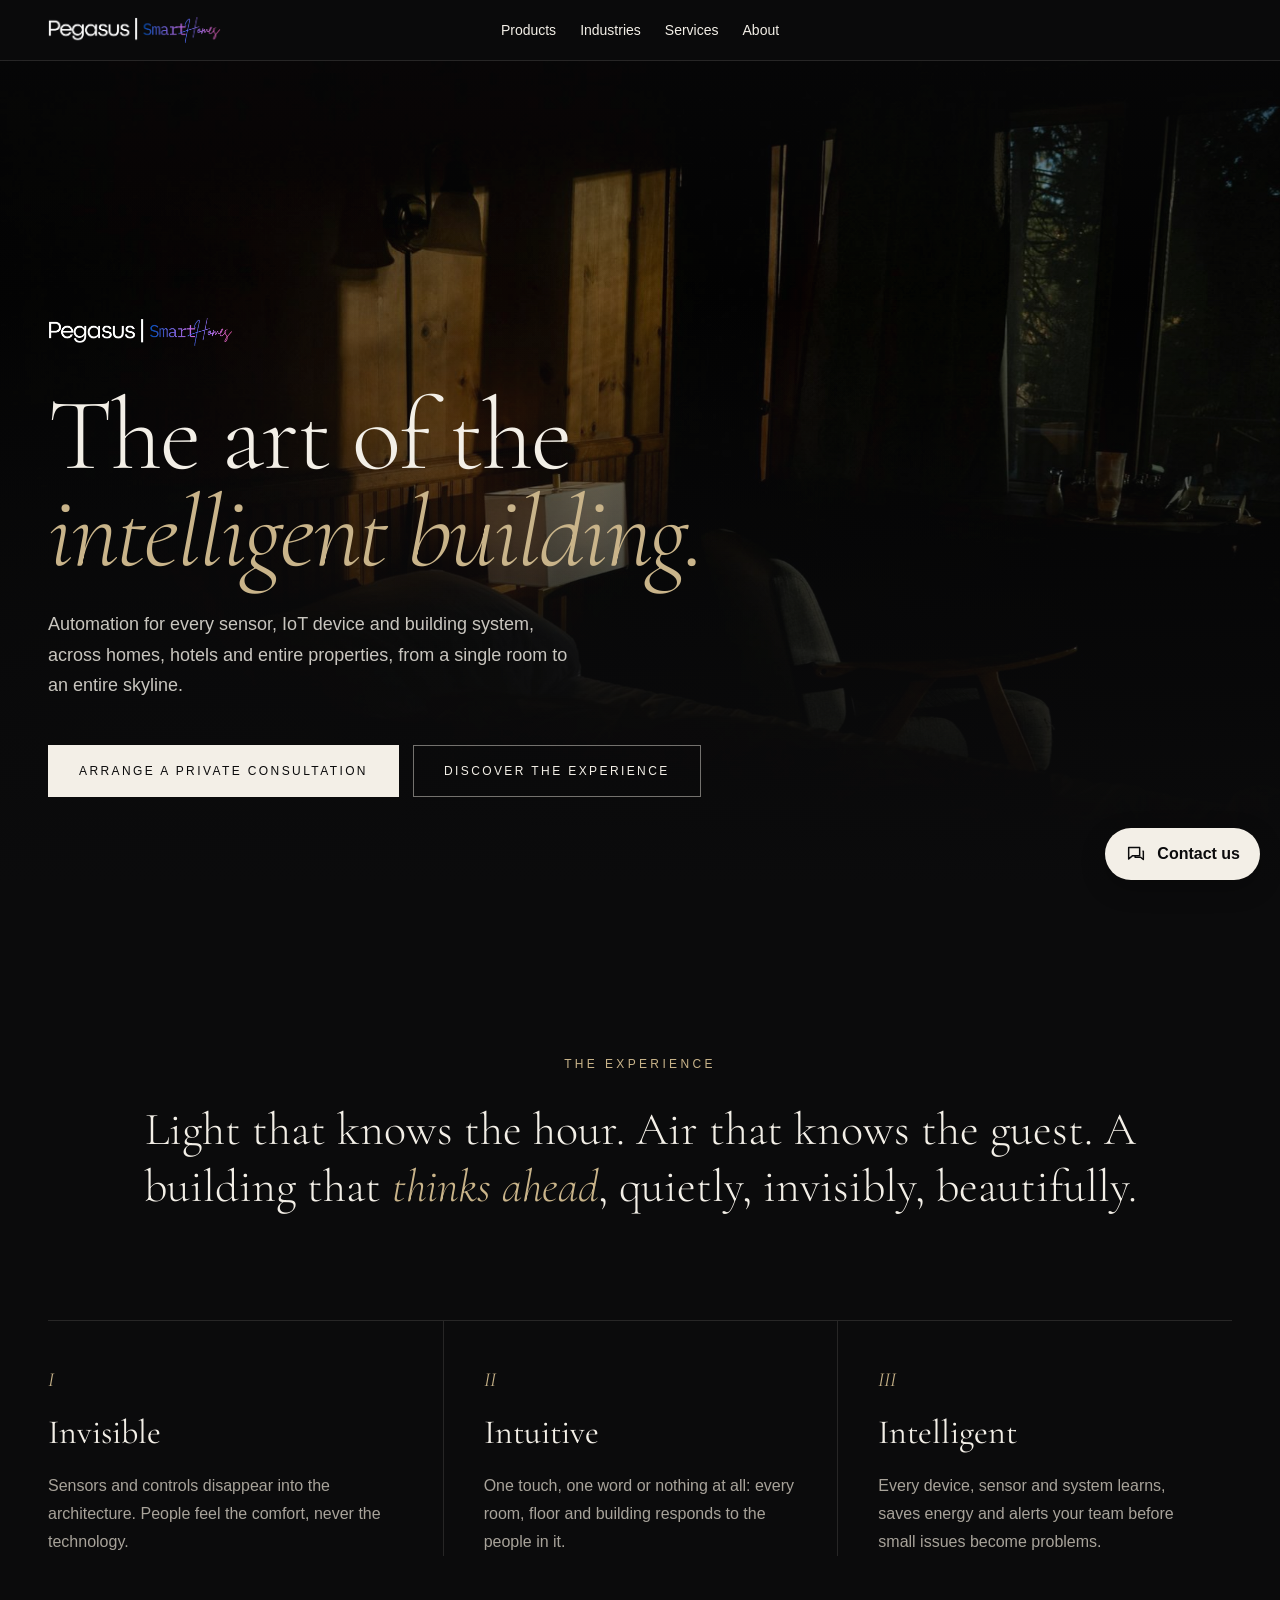
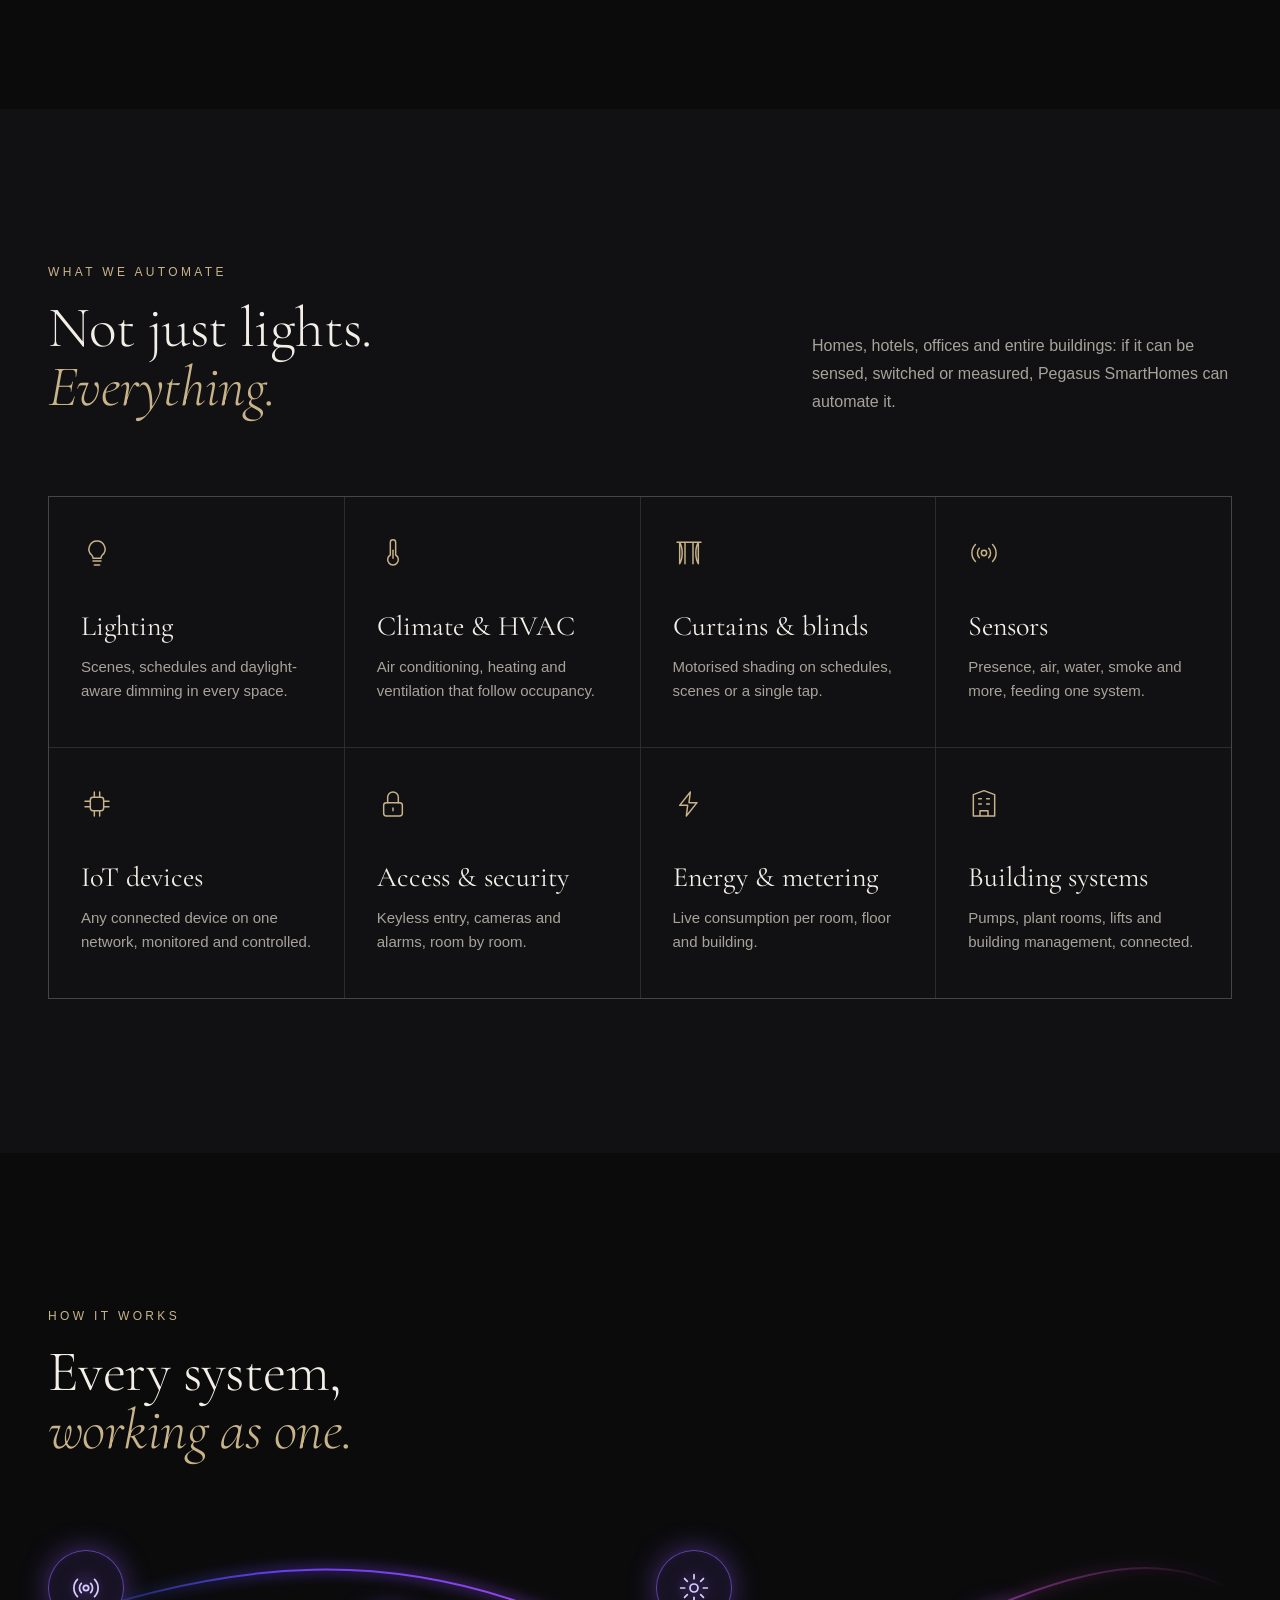
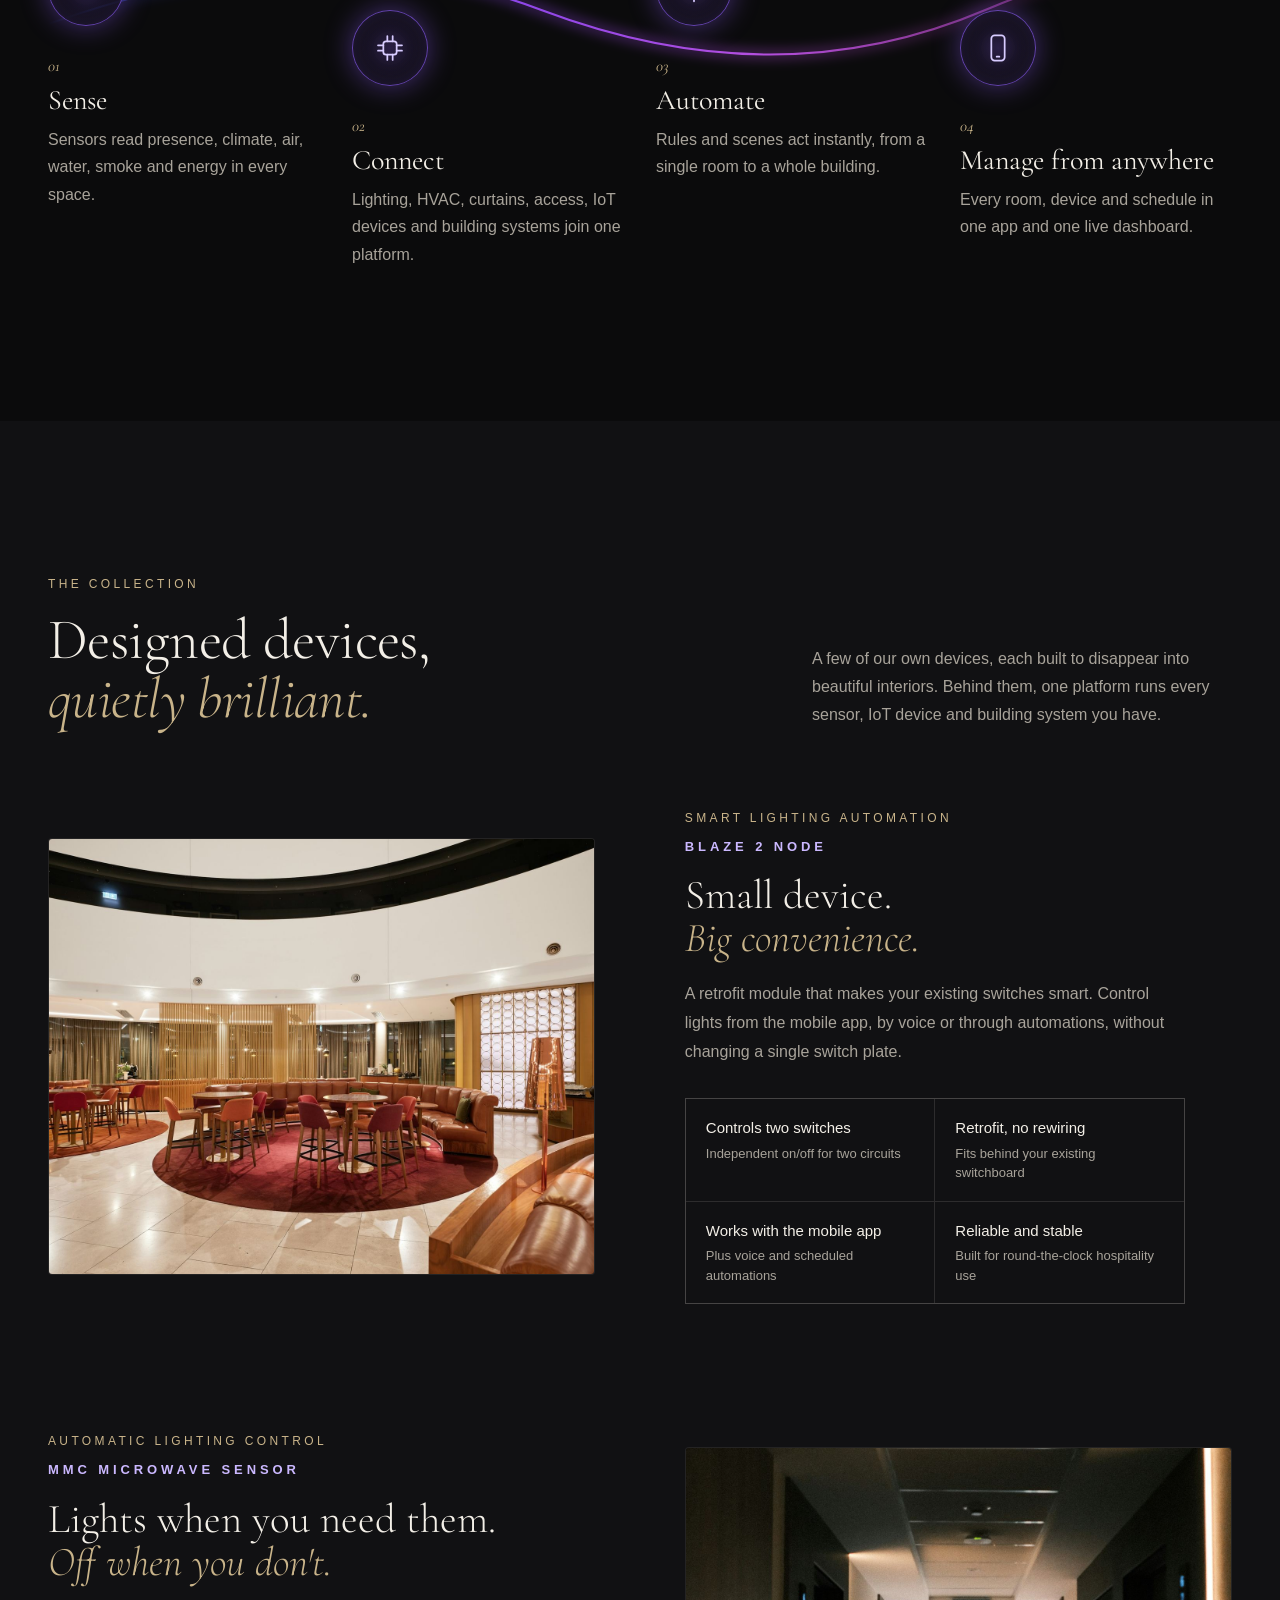
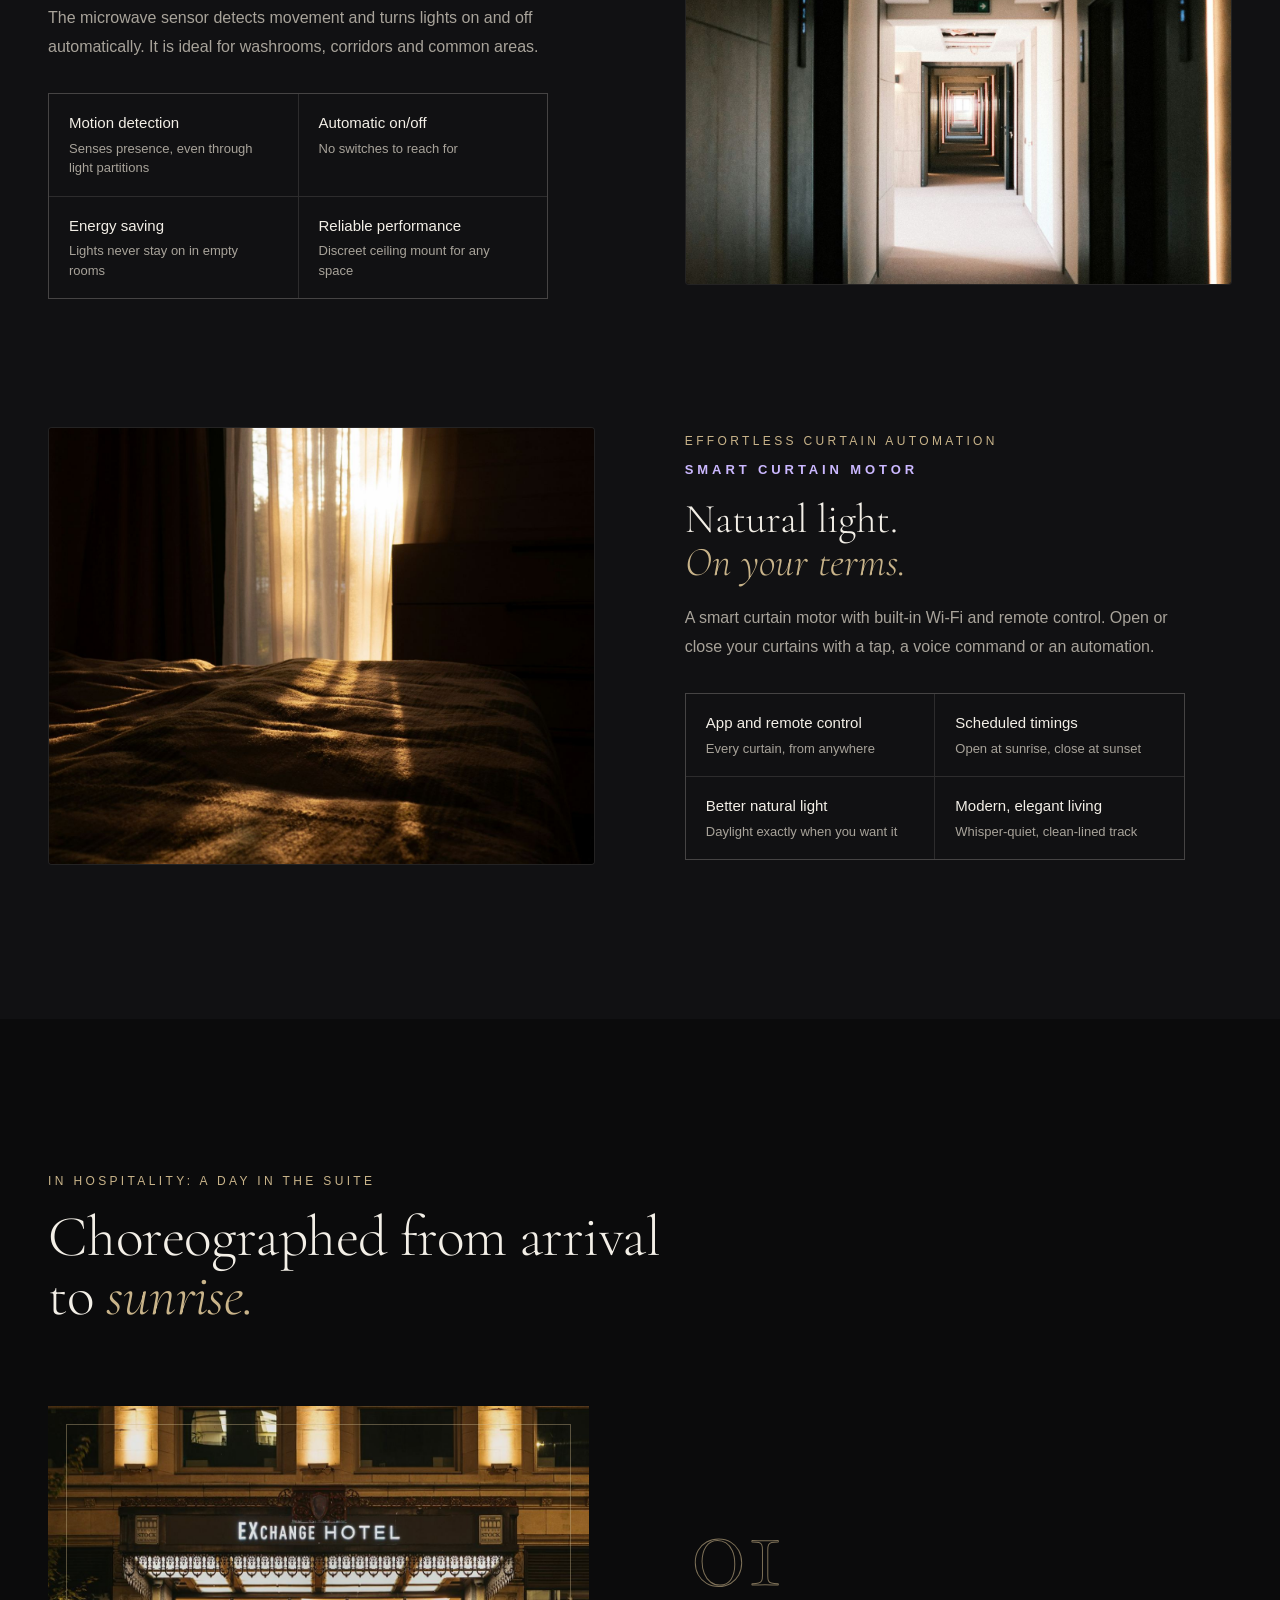
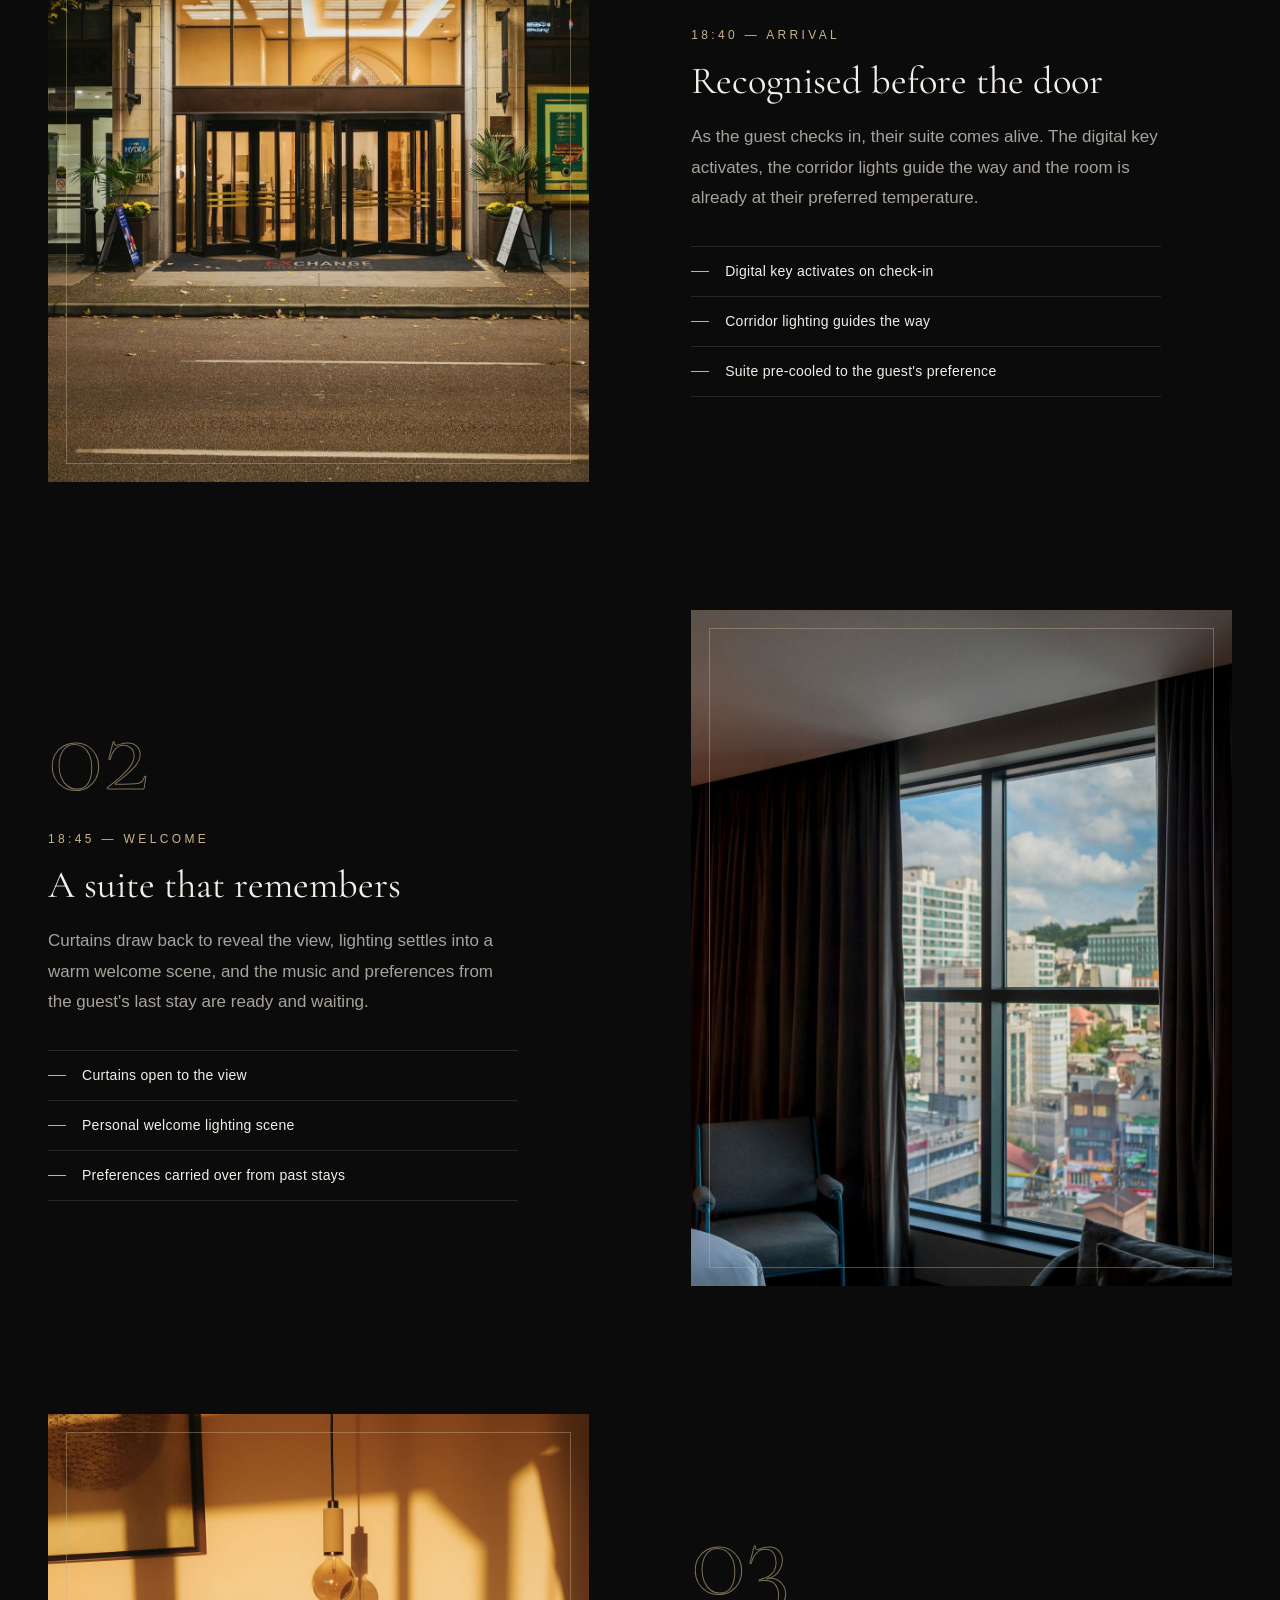
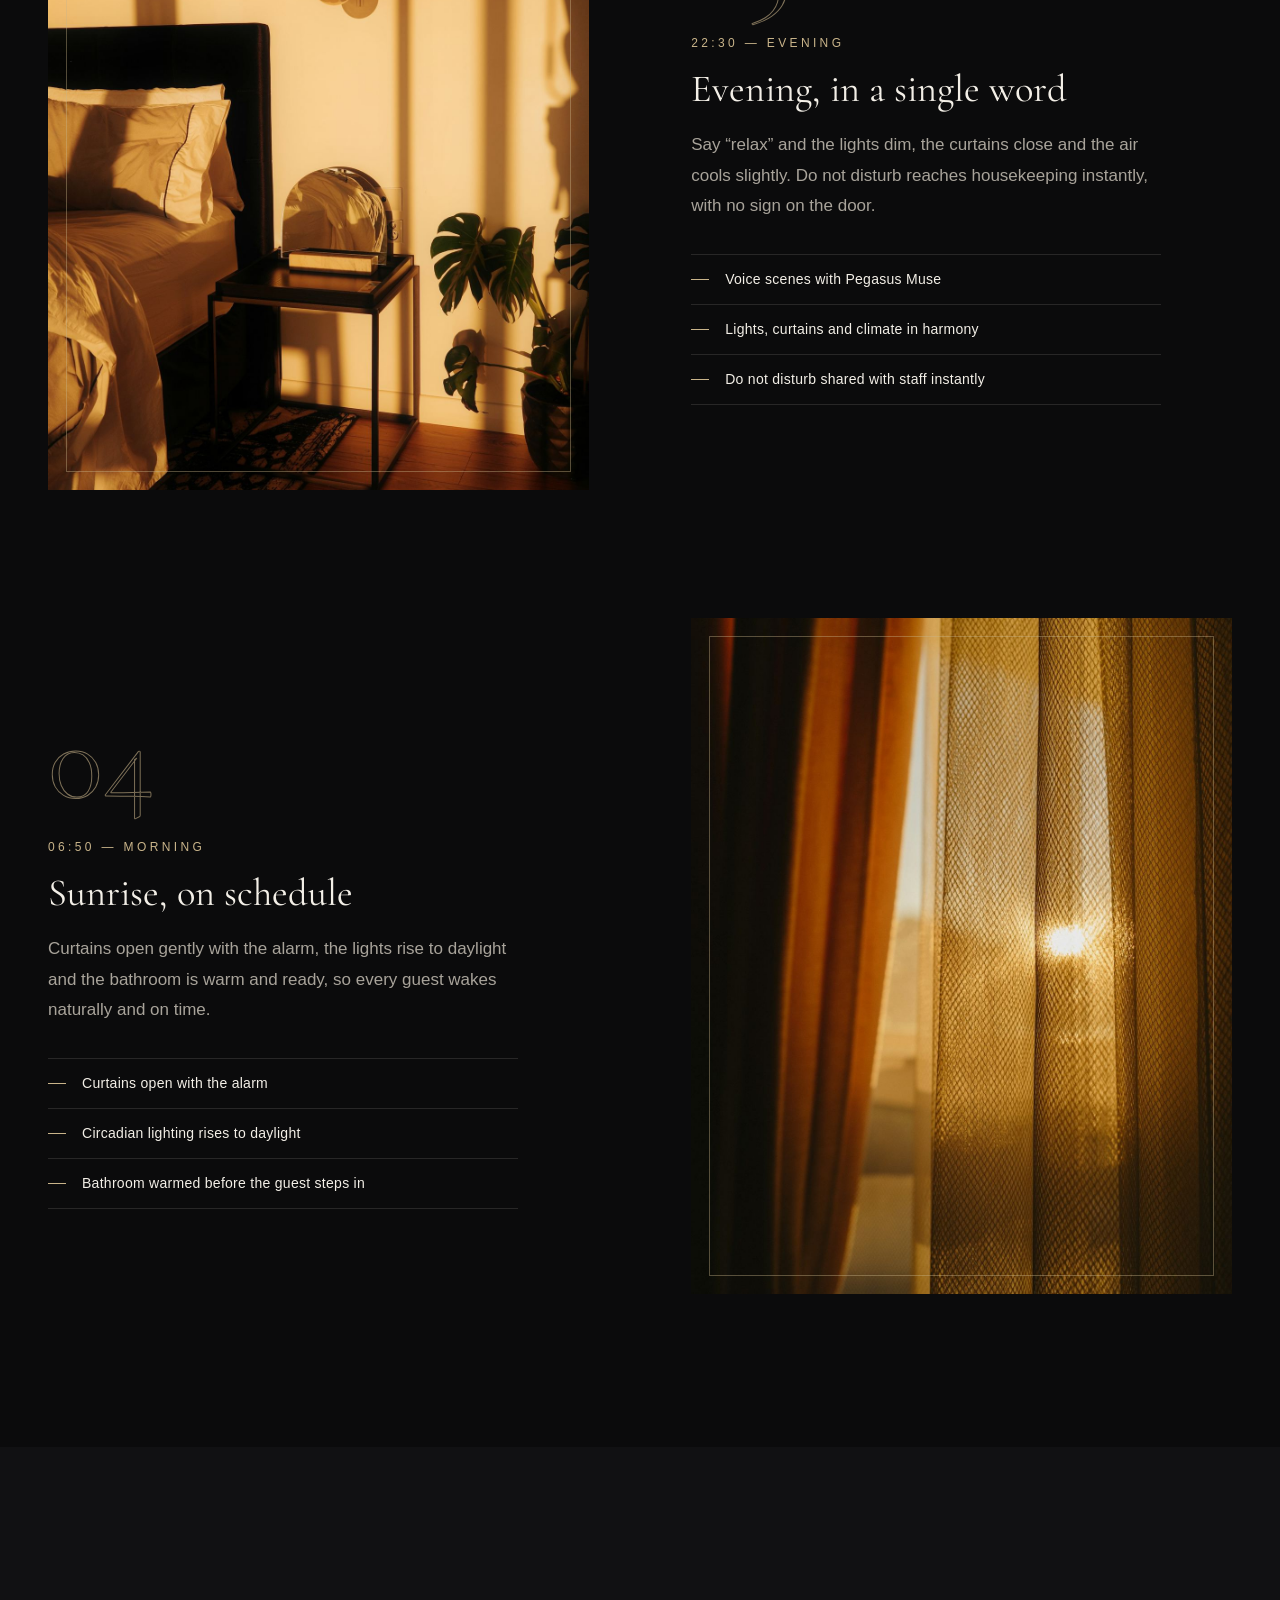
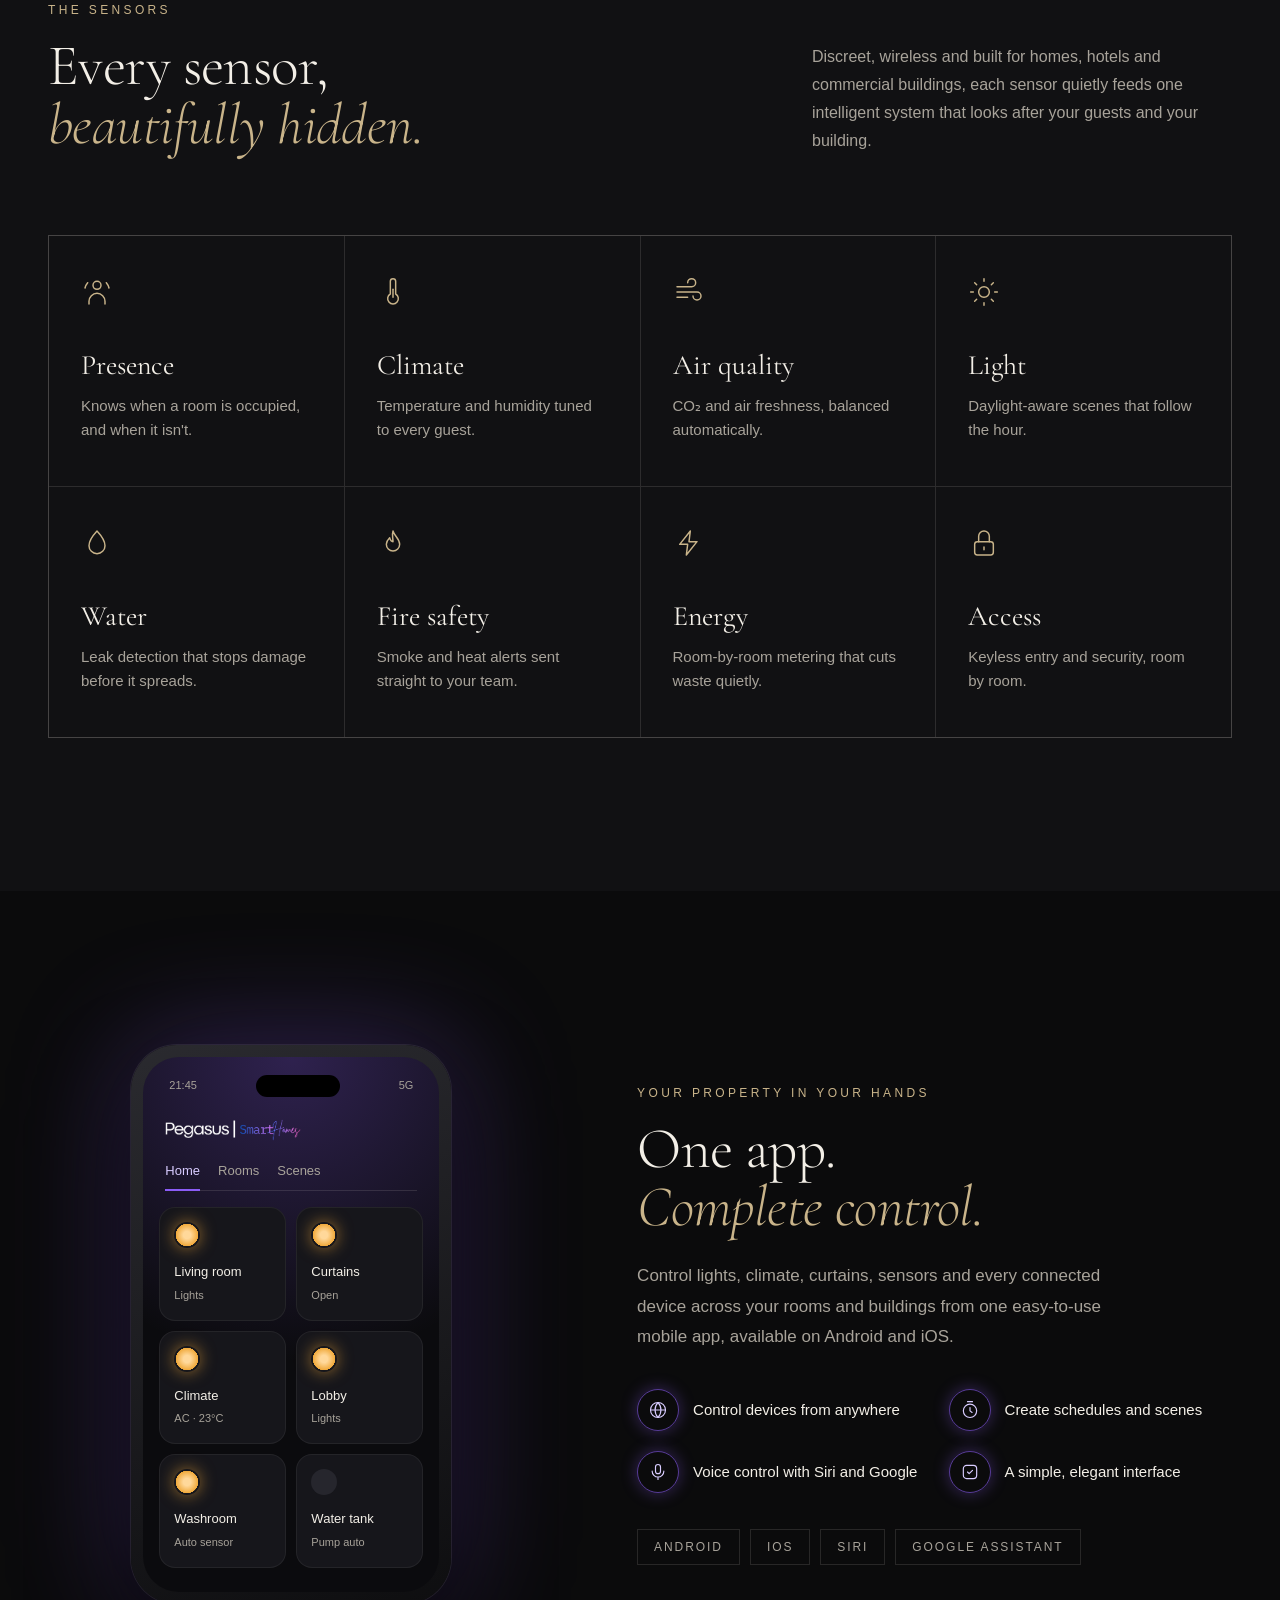
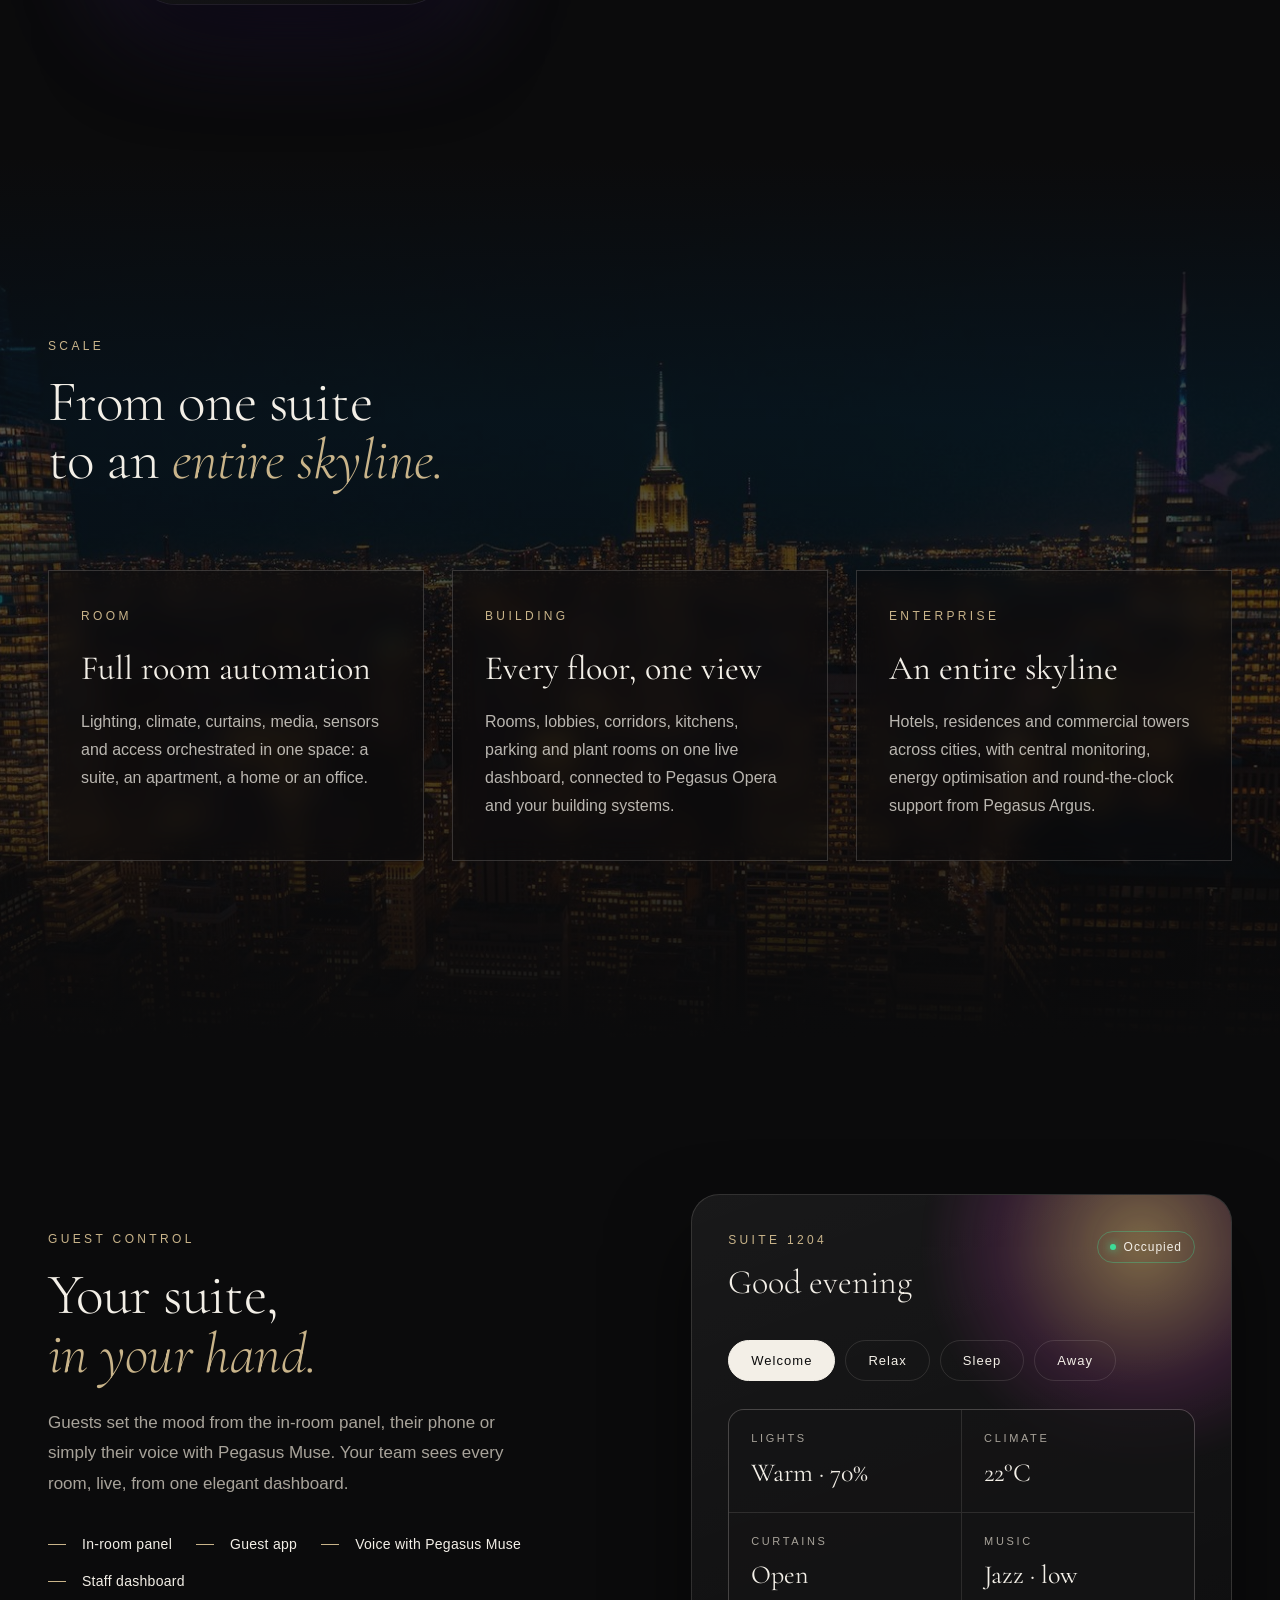
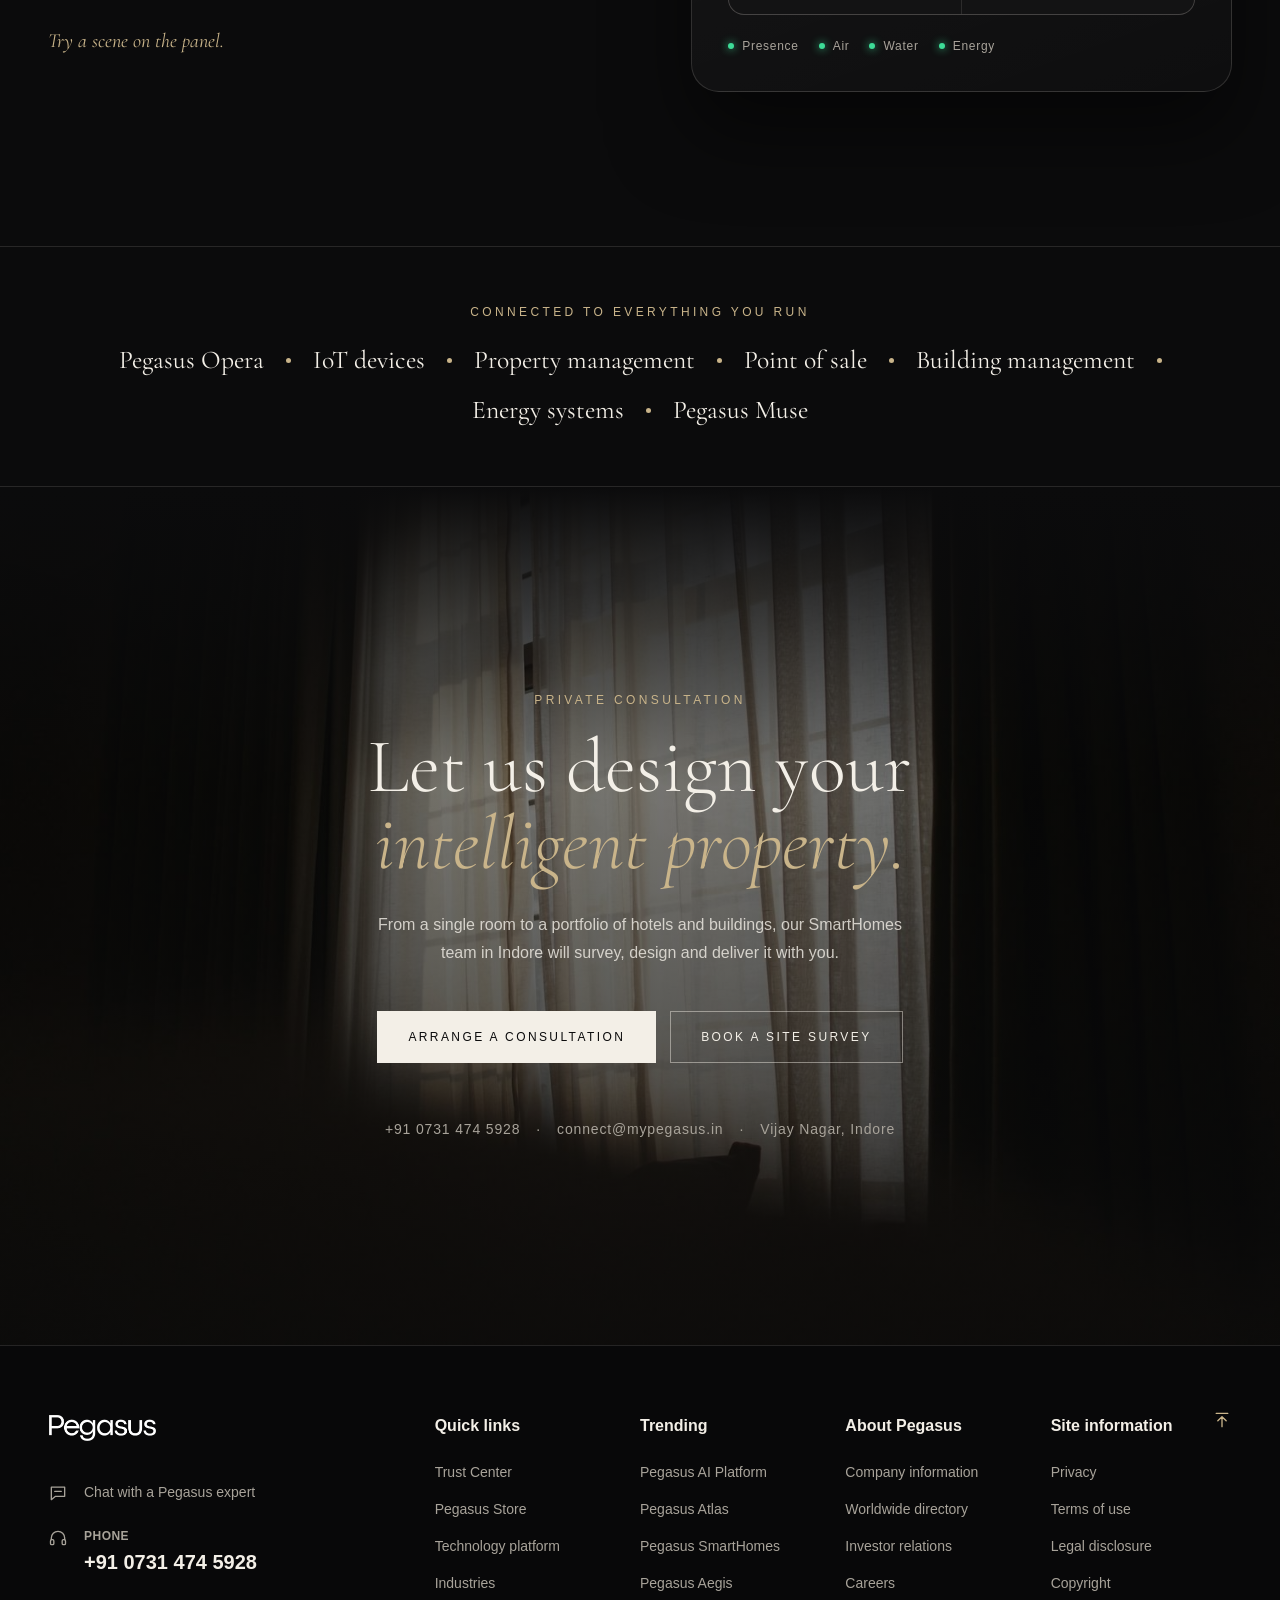
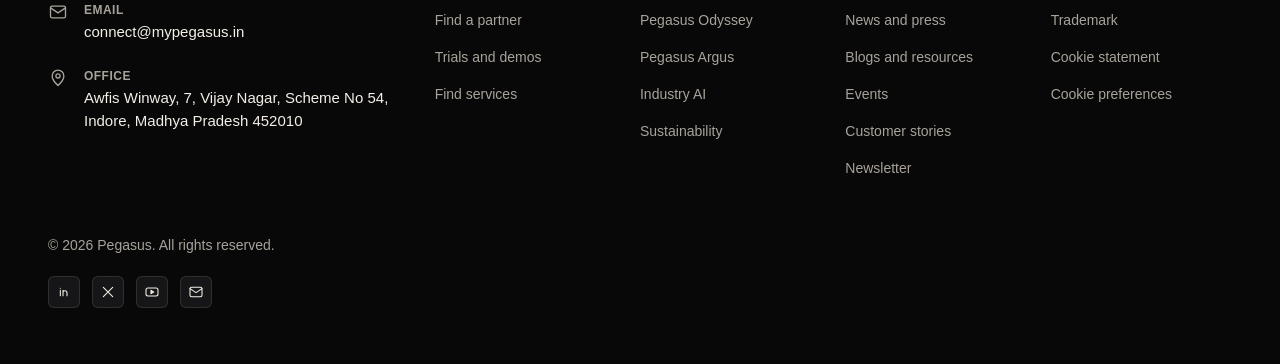
<file: smarthomes.html>
<!DOCTYPE html>
<html lang="en">
<head>
  <meta charset="UTF-8">
  <meta name="viewport" content="width=device-width, initial-scale=1.0">
  <meta name="description" content="Pegasus SmartHomes: automation for sensors, IoT devices, buildings and hospitality, from a single room to enterprise properties.">
  <title>Pegasus SmartHomes</title>
  <link rel="icon" type="image/png" href="assets/favicon/favicon-96x96.png" sizes="96x96">
  <link rel="icon" type="image/svg+xml" href="assets/favicon/favicon.svg">
  <link rel="shortcut icon" href="assets/favicon/favicon.ico">
  <link rel="apple-touch-icon" sizes="180x180" href="assets/favicon/apple-touch-icon.png">
  <link rel="manifest" href="assets/favicon/site.webmanifest">
  <meta name="theme-color" content="#0b0b0c">
  <link rel="preconnect" href="https://fonts.googleapis.com">
  <link rel="preconnect" href="https://fonts.gstatic.com" crossorigin>
  <link rel="stylesheet" href="https://fonts.googleapis.com/css2?family=Cormorant+Garamond:ital,wght@0,300;0,400;0,500;1,300;1,400&display=swap">
  <link rel="stylesheet" href="css/styles.css">
  <link rel="stylesheet" href="css/smarthomes.css">
  <script src="js/main.js" defer></script>
</head>
<body id="top" class="theme-dark">
  <!-- ===== Navbar (ref: docs/navbar.png, docs/navbar_link_hover.png) ===== -->
  <header class="navbar">
    <div class="container navbar__inner">
      <a href="smarthomes.html" class="navbar__logo navbar__logo--smarthomes" aria-label="Pegasus SmartHomes home">
        <img src="assets/images/smarthomes-logo.png" alt="Pegasus SmartHomes" width="729" height="118">
      </a>

      <nav id="primary-nav" class="navbar__nav" aria-label="Primary">
        <ul class="navbar__links">
          <li class="nav-item">
            <button class="nav-link" aria-expanded="false" aria-controls="menu-products">Products</button>
            <div class="mega" id="menu-products">
              <div class="mega__inner">
                <div class="mega__col">
                  <a class="mega__heading" href="index.html#section-one">Industry ERP <svg class="mega__chevron" viewBox="0 0 16 16" aria-hidden="true"><path d="M6 3l5 5-5 5" fill="none" stroke="currentColor" stroke-width="1.5" stroke-linecap="round" stroke-linejoin="round"/></svg></a>
                  <ul class="mega__list">
                    <li><a href="construction.html">Pegasus Atlas &middot; Construction</a></li>
                    <li><a href="hospitality.html">Pegasus Opera &middot; Hospitality</a></li>
                    <li><a href="#">Pegasus Aegis &middot; Defence</a></li>
                  </ul>
                </div>
                <div class="mega__col">
                  <a class="mega__heading" href="index.html#section-two">AI Platform <svg class="mega__chevron" viewBox="0 0 16 16" aria-hidden="true"><path d="M6 3l5 5-5 5" fill="none" stroke="currentColor" stroke-width="1.5" stroke-linecap="round" stroke-linejoin="round"/></svg></a>
                  <p class="mega__label">Build</p>
                  <ul class="mega__list mega__list--indent">
                    <li><a href="#">Pegasus Daedalus Studio</a></li>
                    <li><a href="#">Pegasus Iris Integration</a></li>
                  </ul>
                  <p class="mega__label">Contextualise and reason</p>
                  <ul class="mega__list mega__list--indent">
                    <li><a href="#">Pegasus Gaia Data Cloud</a></li>
                    <li><a href="#">Pegasus Metis Knowledge Graph</a></li>
                    <li><a href="#">Pegasus Delphi AI Models</a></li>
                  </ul>
                  <p class="mega__label">Govern</p>
                  <ul class="mega__list mega__list--indent">
                    <li><a href="#">Pegasus Themis AI Governance</a></li>
                    <li><a href="#">Pegasus Kairos Transformation</a></li>
                  </ul>
                </div>
                <div class="mega__col">
                  <a class="mega__heading" href="index.html#section-five">AI assistant <svg class="mega__chevron" viewBox="0 0 16 16" aria-hidden="true"><path d="M6 3l5 5-5 5" fill="none" stroke="currentColor" stroke-width="1.5" stroke-linecap="round" stroke-linejoin="round"/></svg></a>
                  <ul class="mega__list">
                    <li><a href="#">Pegasus Muse</a></li>
                    <li><a href="#">Muse Workspace</a></li>
                  </ul>
                </div>
                <a class="mega__feature" href="smarthomes.html">
                  <img src="assets/images/smarthomes-logo.png" alt="Pegasus SmartHomes" width="729" height="118">
                  <span class="mega__feature-text">Hospitality automation with every sensor you need, from a single smart room to a whole enterprise building.</span>
                  <span class="mega__feature-link">Explore SmartHomes <svg viewBox="0 0 16 16" aria-hidden="true"><path d="M6 3l5 5-5 5" fill="none" stroke="currentColor" stroke-width="1.6" stroke-linecap="round" stroke-linejoin="round"/></svg></span>
                </a>
              </div>
            </div>
          </li>
          <li class="nav-item">
            <button class="nav-link" aria-expanded="false" aria-controls="menu-industries">Industries</button>
            <div class="mega" id="menu-industries">
              <div class="mega__inner">
                <div class="mega__col">
                  <a class="mega__heading" href="construction.html">Construction <svg class="mega__chevron" viewBox="0 0 16 16" aria-hidden="true"><path d="M6 3l5 5-5 5" fill="none" stroke="currentColor" stroke-width="1.5" stroke-linecap="round" stroke-linejoin="round"/></svg></a>
                  <ul class="mega__list">
                    <li><a href="#">Job costing</a></li>
                    <li><a href="#">Subcontractor management</a></li>
                    <li><a href="#">Site procurement</a></li>
                  </ul>
                </div>
                <div class="mega__col">
                  <a class="mega__heading" href="hospitality.html">Hospitality <svg class="mega__chevron" viewBox="0 0 16 16" aria-hidden="true"><path d="M6 3l5 5-5 5" fill="none" stroke="currentColor" stroke-width="1.5" stroke-linecap="round" stroke-linejoin="round"/></svg></a>
                  <ul class="mega__list">
                    <li><a href="#">Multi-property finance</a></li>
                    <li><a href="#">Purchasing and inventory</a></li>
                    <li><a href="#">Workforce scheduling</a></li>
                    <li><a href="smarthomes.html">Pegasus SmartHomes</a></li>
                  </ul>
                </div>
                <div class="mega__col">
                  <a class="mega__heading" href="index.html#section-one">Defence <svg class="mega__chevron" viewBox="0 0 16 16" aria-hidden="true"><path d="M6 3l5 5-5 5" fill="none" stroke="currentColor" stroke-width="1.5" stroke-linecap="round" stroke-linejoin="round"/></svg></a>
                  <ul class="mega__list">
                    <li><a href="#">Programme management</a></li>
                    <li><a href="#">Maintenance, repair and overhaul</a></li>
                    <li><a href="#">Secure supply chains</a></li>
                  </ul>
                </div>
              </div>
            </div>
          </li>
          <li class="nav-item">
            <button class="nav-link" aria-expanded="false" aria-controls="menu-services">Services</button>
            <div class="mega" id="menu-services">
              <div class="mega__inner">
                <div class="mega__col">
                  <a class="mega__heading" href="index.html#section-three">Pegasus Odyssey <svg class="mega__chevron" viewBox="0 0 16 16" aria-hidden="true"><path d="M6 3l5 5-5 5" fill="none" stroke="currentColor" stroke-width="1.5" stroke-linecap="round" stroke-linejoin="round"/></svg></a>
                  <ul class="mega__list">
                    <li><a href="#">Implementation</a></li>
                    <li><a href="#">Data migration</a></li>
                    <li><a href="#">Go-live support</a></li>
                  </ul>
                </div>
                <div class="mega__col">
                  <a class="mega__heading" href="index.html#section-three">Pegasus Argus <svg class="mega__chevron" viewBox="0 0 16 16" aria-hidden="true"><path d="M6 3l5 5-5 5" fill="none" stroke="currentColor" stroke-width="1.5" stroke-linecap="round" stroke-linejoin="round"/></svg></a>
                  <ul class="mega__list">
                    <li><a href="#">24/7 monitoring</a></li>
                    <li><a href="#">Updates and upgrades</a></li>
                    <li><a href="#">Expert support</a></li>
                  </ul>
                </div>
                <div class="mega__col">
                  <a class="mega__heading" href="index.html#section-three">Pegasus Athena <svg class="mega__chevron" viewBox="0 0 16 16" aria-hidden="true"><path d="M6 3l5 5-5 5" fill="none" stroke="currentColor" stroke-width="1.5" stroke-linecap="round" stroke-linejoin="round"/></svg></a>
                  <ul class="mega__list">
                    <li><a href="#">Learning paths</a></li>
                    <li><a href="#">Certifications</a></li>
                    <li><a href="#">Strategic advisory</a></li>
                  </ul>
                </div>
              </div>
            </div>
          </li>
          <li class="nav-item">
            <button class="nav-link" aria-expanded="false" aria-controls="menu-about">About</button>
            <div class="mega" id="menu-about">
              <div class="mega__inner">
                <div class="mega__col">
                  <span class="mega__heading">Company</span>
                  <ul class="mega__list">
                    <li><a href="#">About Pegasus</a></li>
                    <li><a href="#">Careers</a></li>
                    <li><a href="#">Newsroom</a></li>
                  </ul>
                </div>
                <div class="mega__col">
                  <span class="mega__heading">Get in touch</span>
                  <ul class="mega__list">
                    <li><a href="mailto:connect@mypegasus.in">connect@mypegasus.in</a></li>
                    <li><a href="tel:+917314745928">+91 0731 474 5928</a></li>
                    <li><a href="https://www.google.com/maps/search/?api=1&amp;query=Awfis+Winway+Vijay+Nagar+Scheme+No+54+Indore+452010" target="_blank" rel="noopener">Indore office</a></li>
                  </ul>
                </div>
              </div>
            </div>
          </li>
        </ul>
      </nav>

      <div class="navbar__actions">
        <button class="navbar__toggle" aria-label="Toggle menu" aria-expanded="false" aria-controls="primary-nav">
          <span></span><span></span><span></span>
        </button>
      </div>
    </div>
  </header>

  <main class="lx">
    <!-- ===== Hero ===== -->
    <section class="lx-hero">
      <!-- Photo: Bobby / Unsplash (unsplash.com/license) -->
      <img class="lx-hero__bg" src="assets/images/smarthomes/hero.jpg" alt="" width="2000" height="1125">
      <div class="container lx-hero__inner">
        <img class="lx-hero__logo" src="assets/images/smarthomes-logo.png" alt="Pegasus SmartHomes" width="729" height="118">
        <h1 class="lx-hero__title">The art of the<br><em>intelligent building.</em></h1>
        <p class="lx-hero__text">Automation for every sensor, IoT device and building system, across homes, hotels and entire properties, from a single room to an entire skyline.</p>
        <div class="lx-actions">
          <a href="mailto:connect@mypegasus.in?subject=Pegasus%20SmartHomes%20consultation" class="lx-btn lx-btn--solid">Arrange a private consultation</a>
          <a href="#the-experience" class="lx-btn">Discover the experience</a>
        </div>
      </div>
      <a href="#the-experience" class="lx-scroll" aria-label="Scroll to the experience"><span>Scroll</span><i></i></a>
    </section>

    <!-- ===== Manifesto ===== -->
    <section id="the-experience" class="lx-section lx-manifesto">
      <div class="container">
        <p class="lx-eyebrow lx-reveal">The experience</p>
        <p class="lx-statement lx-reveal">Light that knows the hour. Air that knows the guest. A building that <em>thinks ahead</em>, quietly, invisibly, beautifully.</p>
        <div class="lx-pillars">
          <div class="lx-pillar lx-reveal">
            <span class="lx-pillar__num">I</span>
            <h3>Invisible</h3>
            <p>Sensors and controls disappear into the architecture. People feel the comfort, never the technology.</p>
          </div>
          <div class="lx-pillar lx-reveal">
            <span class="lx-pillar__num">II</span>
            <h3>Intuitive</h3>
            <p>One touch, one word or nothing at all: every room, floor and building responds to the people in it.</p>
          </div>
          <div class="lx-pillar lx-reveal">
            <span class="lx-pillar__num">III</span>
            <h3>Intelligent</h3>
            <p>Every device, sensor and system learns, saves energy and alerts your team before small issues become problems.</p>
          </div>
        </div>
      </div>
    </section>

    <!-- ===== What we automate ===== -->
    <section class="lx-section lx-section--alt">
      <div class="container">
        <header class="lx-head lx-head--split lx-reveal">
          <div>
            <p class="lx-eyebrow">What we automate</p>
            <h2 class="lx-title">Not just lights.<br><em>Everything.</em></h2>
          </div>
          <p class="lx-head__text">Homes, hotels, offices and entire buildings: if it can be sensed, switched or measured, Pegasus SmartHomes can automate it.</p>
        </header>
        <div class="lx-sensors">
          <div class="lx-sensor lx-reveal">
            <svg viewBox="0 0 24 24" aria-hidden="true"><path d="M9 18h6M10 21h4M12 3a6 6 0 0 0-4 10.5c.7.7 1 1.5 1 2.5h6c0-1 .3-1.8 1-2.5A6 6 0 0 0 12 3z"/></svg>
            <h3>Lighting</h3>
            <p>Scenes, schedules and daylight-aware dimming in every space.</p>
          </div>
          <div class="lx-sensor lx-reveal">
            <svg viewBox="0 0 24 24" aria-hidden="true"><path d="M10 4a2 2 0 0 1 4 0v9.5a4 4 0 1 1-4 0z"/><path d="M12 10v6"/></svg>
            <h3>Climate &amp; HVAC</h3>
            <p>Air conditioning, heating and ventilation that follow occupancy.</p>
          </div>
          <div class="lx-sensor lx-reveal">
            <svg viewBox="0 0 24 24" aria-hidden="true"><path d="M3 4h18M5 4v16M19 4v16M5 20c2.5-4 2.5-12 0-16M19 20c-2.5-4-2.5-12 0-16M9 4v16M15 4v16"/></svg>
            <h3>Curtains &amp; blinds</h3>
            <p>Motorised shading on schedules, scenes or a single tap.</p>
          </div>
          <div class="lx-sensor lx-reveal">
            <svg viewBox="0 0 24 24" aria-hidden="true"><circle cx="12" cy="12" r="2"/><path d="M8.5 8.5a5 5 0 0 0 0 7M15.5 8.5a5 5 0 0 1 0 7M5.6 5.6a9 9 0 0 0 0 12.8M18.4 5.6a9 9 0 0 1 0 12.8"/></svg>
            <h3>Sensors</h3>
            <p>Presence, air, water, smoke and more, feeding one system.</p>
          </div>
          <div class="lx-sensor lx-reveal">
            <svg viewBox="0 0 24 24" aria-hidden="true"><rect x="7" y="7" width="10" height="10" rx="2"/><path d="M10 3v4M14 3v4M10 17v4M14 17v4M3 10h4M3 14h4M17 10h4M17 14h4"/></svg>
            <h3>IoT devices</h3>
            <p>Any connected device on one network, monitored and controlled.</p>
          </div>
          <div class="lx-sensor lx-reveal">
            <svg viewBox="0 0 24 24" aria-hidden="true"><rect x="5" y="11" width="14" height="10" rx="2"/><path d="M8 11V7a4 4 0 0 1 8 0v4M12 15v2"/></svg>
            <h3>Access &amp; security</h3>
            <p>Keyless entry, cameras and alarms, room by room.</p>
          </div>
          <div class="lx-sensor lx-reveal">
            <svg viewBox="0 0 24 24" aria-hidden="true"><path d="M13 3L5 13h6l-1 8 8-10h-6z"/></svg>
            <h3>Energy &amp; metering</h3>
            <p>Live consumption per room, floor and building.</p>
          </div>
          <div class="lx-sensor lx-reveal">
            <svg viewBox="0 0 24 24" aria-hidden="true"><path d="M4 21V5l8-3 8 3v16M4 21h16M9 21v-4h6v4M8 8h2M14 8h2M8 12h2M14 12h2"/></svg>
            <h3>Building systems</h3>
            <p>Pumps, plant rooms, lifts and building management, connected.</p>
          </div>
        </div>
      </div>
    </section>

    <!-- ===== How it works ===== -->
    <section class="lx-section lx-how">
      <div class="container">
        <header class="lx-head lx-reveal">
          <p class="lx-eyebrow">How it works</p>
          <h2 class="lx-title">Every system,<br><em>working as one.</em></h2>
        </header>
        <div class="lx-how__track">
          <svg class="lx-wave" viewBox="0 0 1200 200" preserveAspectRatio="none" aria-hidden="true">
            <defs>
              <linearGradient id="lx-wave-grad" x1="0" x2="1">
                <stop offset="0" stop-color="#2f63f5" stop-opacity="0"/>
                <stop offset=".2" stop-color="#6a3ef2"/>
                <stop offset=".6" stop-color="#b44fe0"/>
                <stop offset="1" stop-color="#e24fc9" stop-opacity="0"/>
              </linearGradient>
            </defs>
            <path class="lx-wave__glow" d="M0 120 C 200 20, 350 20, 500 100 S 800 190, 950 100 S 1150 40, 1200 70"/>
            <path class="lx-wave__line" d="M0 120 C 200 20, 350 20, 500 100 S 800 190, 950 100 S 1150 40, 1200 70"/>
          </svg>
          <ol class="lx-steps">
          <li class="lx-step lx-reveal">
            <span class="lx-step__ring"><svg viewBox="0 0 24 24" aria-hidden="true"><circle cx="12" cy="12" r="2"/><path d="M8.5 8.5a5 5 0 0 0 0 7M15.5 8.5a5 5 0 0 1 0 7M5.6 5.6a9 9 0 0 0 0 12.8M18.4 5.6a9 9 0 0 1 0 12.8"/></svg></span>
            <span class="lx-step__num">01</span>
            <h3>Sense</h3>
            <p>Sensors read presence, climate, air, water, smoke and energy in every space.</p>
          </li>
          <li class="lx-step lx-reveal">
            <span class="lx-step__ring"><svg viewBox="0 0 24 24" aria-hidden="true"><rect x="7" y="7" width="10" height="10" rx="2"/><path d="M10 3v4M14 3v4M10 17v4M14 17v4M3 10h4M3 14h4M17 10h4M17 14h4"/></svg></span>
            <span class="lx-step__num">02</span>
            <h3>Connect</h3>
            <p>Lighting, HVAC, curtains, access, IoT devices and building systems join one platform.</p>
          </li>
          <li class="lx-step lx-reveal">
            <span class="lx-step__ring"><svg viewBox="0 0 24 24" aria-hidden="true"><circle cx="12" cy="12" r="3"/><path d="M12 2v3M12 19v3M2 12h3M19 12h3M4.9 4.9L7 7M17 17l2.1 2.1M4.9 19.1L7 17M17 7l2.1-2.1"/></svg></span>
            <span class="lx-step__num">03</span>
            <h3>Automate</h3>
            <p>Rules and scenes act instantly, from a single room to a whole building.</p>
          </li>
          <li class="lx-step lx-reveal">
            <span class="lx-step__ring"><svg viewBox="0 0 24 24" aria-hidden="true"><rect x="7" y="2.5" width="10" height="19" rx="2.5"/><path d="M11 18.5h2"/></svg></span>
            <span class="lx-step__num">04</span>
            <h3>Manage from anywhere</h3>
            <p>Every room, device and schedule in one app and one live dashboard.</p>
          </li>
          </ol>
        </div>
      </div>
    </section>

    <!-- ===== The collection (products) ===== -->
    <section class="lx-section lx-section--alt lx-collection">
      <div class="container">
        <header class="lx-head lx-head--split lx-reveal">
          <div>
            <p class="lx-eyebrow">The collection</p>
            <h2 class="lx-title">Designed devices,<br><em>quietly brilliant.</em></h2>
          </div>
          <p class="lx-head__text">A few of our own devices, each built to disappear into beautiful interiors. Behind them, one platform runs every sensor, IoT device and building system you have.</p>
        </header>
        <!-- Each stage shows the device's automation flow over a real interior -->
        <article class="lx-product lx-product--node">
          <div class="lx-product__stage lx-reveal" style="--px: 76%; --py: 40%">
            <!-- Photo: Neon Wang / Unsplash (unsplash.com/license) -->
            <img src="assets/images/smarthomes/flow-node.jpg" alt="Hotel lounge with warm pendant and ceiling lighting" width="1400" height="1120" loading="lazy">
            <span class="lx-ping" aria-hidden="true"><i></i><i></i><i></i></span>
            <div class="lx-device" aria-hidden="true"><span class="lx-device__name"><i></i>Blaze 2 Node</span><span class="lx-device__room">Lounge</span><span class="lx-device__row">Pendants<b class="lx-toggle is-on"></b></span><span class="lx-device__row">Downlights<b class="lx-toggle is-on"></b></span></div>
            <ol class="lx-flow" aria-label="Blaze 2 Node automation flow"><li style="--i: 0"><span>01</span>Evening scene triggered</li><li style="--i: 1"><span>02</span>Pendants on &middot; 70%</li><li style="--i: 2"><span>03</span>Downlights dimmed to 40%</li></ol>
          </div>
          <div class="lx-product__text lx-reveal">
            <p class="lx-eyebrow">Smart lighting automation</p>
            <p class="lx-product__name">Blaze 2 Node</p>
            <h3 class="lx-product__title">Small device.<br><em>Big convenience.</em></h3>
            <p class="lx-product__body">A retrofit module that makes your existing switches smart. Control lights from the mobile app, by voice or through automations, without changing a single switch plate.</p>
            <ul class="lx-product__feats"><li><strong>Controls two switches</strong><span>Independent on/off for two circuits</span></li><li><strong>Retrofit, no rewiring</strong><span>Fits behind your existing switchboard</span></li><li><strong>Works with the mobile app</strong><span>Plus voice and scheduled automations</span></li><li><strong>Reliable and stable</strong><span>Built for round-the-clock hospitality use</span></li></ul>
          </div>
        </article>
        <article class="lx-product lx-product--sensor lx-product--flip">
          <div class="lx-product__stage lx-reveal" style="--px: 53.4%; --py: 20.3%">
            <!-- Photo: Vitalii Khodzinskyi / Unsplash (unsplash.com/license) -->
            <img src="assets/images/smarthomes/flow-sensor.jpg" alt="Hotel corridor with a ceiling-mounted motion sensor" width="1400" height="1120" loading="lazy">
            <span class="lx-ping" aria-hidden="true"><i></i><i></i><i></i></span>
            <div class="lx-device" aria-hidden="true"><span class="lx-device__name"><i></i>MMC Sensor</span><span class="lx-device__room">Corridor, level 12</span><span class="lx-device__row">Presence<b class="lx-device__live">Live</b></span></div>
            <ol class="lx-flow" aria-label="MMC Microwave Sensor automation flow"><li style="--i: 0"><span>01</span>Motion detected</li><li style="--i: 1"><span>02</span>Corridor lights &middot; 100%</li><li style="--i: 2"><span>03</span>Auto-off after 2 min</li></ol>
          </div>
          <div class="lx-product__text lx-reveal">
            <p class="lx-eyebrow">Automatic lighting control</p>
            <p class="lx-product__name">MMC Microwave Sensor</p>
            <h3 class="lx-product__title">Lights when you need them.<br><em>Off when you don't.</em></h3>
            <p class="lx-product__body">The microwave sensor detects movement and turns lights on and off automatically. It is ideal for washrooms, corridors and common areas.</p>
            <ul class="lx-product__feats"><li><strong>Motion detection</strong><span>Senses presence, even through light partitions</span></li><li><strong>Automatic on/off</strong><span>No switches to reach for</span></li><li><strong>Energy saving</strong><span>Lights never stay on in empty rooms</span></li><li><strong>Reliable performance</strong><span>Discreet ceiling mount for any space</span></li></ul>
          </div>
        </article>
        <article class="lx-product lx-product--curtain">
          <div class="lx-product__stage lx-reveal" style="--px: 47%; --py: 25%">
            <!-- Photo: Anton Sobotyak / Unsplash (unsplash.com/license) -->
            <img src="assets/images/smarthomes/flow-curtain.jpg" alt="Morning sunlight through sheer curtains onto a bed" width="1400" height="1120" loading="lazy">
            <span class="lx-ping" aria-hidden="true"><i></i><i></i><i></i></span>
            <div class="lx-device" aria-hidden="true"><span class="lx-device__name"><i></i>Curtain Motor</span><span class="lx-device__room">Suite 1204</span><span class="lx-device__row">Open<b class="lx-device__pct">65%</b></span><span class="lx-device__bar"><i></i></span></div>
            <ol class="lx-flow" aria-label="Smart Curtain Motor automation flow"><li style="--i: 0"><span>01</span>06:50 &middot; Alarm</li><li style="--i: 1"><span>02</span>Curtains opening</li><li style="--i: 2"><span>03</span>Daylight scene on</li></ol>
          </div>
          <div class="lx-product__text lx-reveal">
            <p class="lx-eyebrow">Effortless curtain automation</p>
            <p class="lx-product__name">Smart Curtain Motor</p>
            <h3 class="lx-product__title">Natural light.<br><em>On your terms.</em></h3>
            <p class="lx-product__body">A smart curtain motor with built-in Wi-Fi and remote control. Open or close your curtains with a tap, a voice command or an automation.</p>
            <ul class="lx-product__feats"><li><strong>App and remote control</strong><span>Every curtain, from anywhere</span></li><li><strong>Scheduled timings</strong><span>Open at sunrise, close at sunset</span></li><li><strong>Better natural light</strong><span>Daylight exactly when you want it</span></li><li><strong>Modern, elegant living</strong><span>Whisper-quiet, clean-lined track</span></li></ul>
          </div>
        </article>
      </div>
    </section>

    <!-- ===== A day in the suite ===== -->
    <section class="lx-section">
      <div class="container">
        <header class="lx-head lx-reveal">
          <p class="lx-eyebrow">In hospitality: a day in the suite</p>
          <h2 class="lx-title">Choreographed from arrival<br>to <em>sunrise.</em></h2>
        </header>
        <!-- Photos (Unsplash): arrival @albert-stoynov, welcome @sung-jin-cho, evening @archee-lal, morning @fujiphilm -->
        <article class="lx-moment">
          <figure class="lx-moment__media lx-reveal">
            <img src="assets/images/smarthomes/arrival.jpg" alt="Elegant hotel entrance glowing at night" width="1200" height="1500" loading="lazy">
          </figure>
          <div class="lx-moment__text lx-reveal">
            <span class="lx-moment__num">01</span>
            <p class="lx-eyebrow">18:40 <span aria-hidden="true">&mdash;</span> Arrival</p>
            <h3 class="lx-moment__title">Recognised before the door</h3>
            <p class="lx-moment__body">As the guest checks in, their suite comes alive. The digital key activates, the corridor lights guide the way and the room is already at their preferred temperature.</p>
            <ul class="lx-specs"><li>Digital key activates on check-in</li><li>Corridor lighting guides the way</li><li>Suite pre-cooled to the guest's preference</li></ul>
          </div>
        </article>
        <article class="lx-moment lx-moment--flip">
          <figure class="lx-moment__media lx-reveal">
            <img src="assets/images/smarthomes/welcome.jpg" alt="Hotel suite with a warm lamp and a city view through tall windows" width="1200" height="1500" loading="lazy">
          </figure>
          <div class="lx-moment__text lx-reveal">
            <span class="lx-moment__num">02</span>
            <p class="lx-eyebrow">18:45 <span aria-hidden="true">&mdash;</span> Welcome</p>
            <h3 class="lx-moment__title">A suite that remembers</h3>
            <p class="lx-moment__body">Curtains draw back to reveal the view, lighting settles into a warm welcome scene, and the music and preferences from the guest's last stay are ready and waiting.</p>
            <ul class="lx-specs"><li>Curtains open to the view</li><li>Personal welcome lighting scene</li><li>Preferences carried over from past stays</li></ul>
          </div>
        </article>
        <article class="lx-moment">
          <figure class="lx-moment__media lx-reveal">
            <img src="assets/images/smarthomes/evening.jpg" alt="Bedroom bathed in warm evening light" width="1200" height="1500" loading="lazy">
          </figure>
          <div class="lx-moment__text lx-reveal">
            <span class="lx-moment__num">03</span>
            <p class="lx-eyebrow">22:30 <span aria-hidden="true">&mdash;</span> Evening</p>
            <h3 class="lx-moment__title">Evening, in a single word</h3>
            <p class="lx-moment__body">Say “relax” and the lights dim, the curtains close and the air cools slightly. Do not disturb reaches housekeeping instantly, with no sign on the door.</p>
            <ul class="lx-specs"><li>Voice scenes with Pegasus Muse</li><li>Lights, curtains and climate in harmony</li><li>Do not disturb shared with staff instantly</li></ul>
          </div>
        </article>
        <article class="lx-moment lx-moment--flip">
          <figure class="lx-moment__media lx-reveal">
            <img src="assets/images/smarthomes/morning.jpg" alt="Morning sunlight glowing through sheer curtains" width="1200" height="1500" loading="lazy">
          </figure>
          <div class="lx-moment__text lx-reveal">
            <span class="lx-moment__num">04</span>
            <p class="lx-eyebrow">06:50 <span aria-hidden="true">&mdash;</span> Morning</p>
            <h3 class="lx-moment__title">Sunrise, on schedule</h3>
            <p class="lx-moment__body">Curtains open gently with the alarm, the lights rise to daylight and the bathroom is warm and ready, so every guest wakes naturally and on time.</p>
            <ul class="lx-specs"><li>Curtains open with the alarm</li><li>Circadian lighting rises to daylight</li><li>Bathroom warmed before the guest steps in</li></ul>
          </div>
        </article>
      </div>
    </section>

    <!-- ===== Sensors ===== -->
    <section class="lx-section lx-section--alt">
      <div class="container">
        <header class="lx-head lx-head--split lx-reveal">
          <div>
            <p class="lx-eyebrow">The sensors</p>
            <h2 class="lx-title">Every sensor,<br><em>beautifully hidden.</em></h2>
          </div>
          <p class="lx-head__text">Discreet, wireless and built for homes, hotels and commercial buildings, each sensor quietly feeds one intelligent system that looks after your guests and your building.</p>
        </header>
        <div class="lx-sensors">
          <div class="lx-sensor lx-reveal">
            <svg viewBox="0 0 24 24" aria-hidden="true"><circle cx="12" cy="7" r="3"/><path d="M6 21v-2a6 6 0 0 1 12 0v2M3 9a9 9 0 0 1 2-4M21 9a9 9 0 0 0-2-4"/></svg>
            <h3>Presence</h3>
            <p>Knows when a room is occupied, and when it isn't.</p>
          </div>
          <div class="lx-sensor lx-reveal">
            <svg viewBox="0 0 24 24" aria-hidden="true"><path d="M10 4a2 2 0 0 1 4 0v9.5a4 4 0 1 1-4 0z"/><path d="M12 10v6"/></svg>
            <h3>Climate</h3>
            <p>Temperature and humidity tuned to every guest.</p>
          </div>
          <div class="lx-sensor lx-reveal">
            <svg viewBox="0 0 24 24" aria-hidden="true"><path d="M3 8h11a3 3 0 1 0-3-3M3 12h15a3 3 0 1 1-3 3M3 16h8"/></svg>
            <h3>Air quality</h3>
            <p>CO₂ and air freshness, balanced automatically.</p>
          </div>
          <div class="lx-sensor lx-reveal">
            <svg viewBox="0 0 24 24" aria-hidden="true"><circle cx="12" cy="12" r="4"/><path d="M12 2v2M12 20v2M4 12H2M22 12h-2M5 5l1.5 1.5M17.5 17.5L19 19M5 19l1.5-1.5M17.5 6.5L19 5"/></svg>
            <h3>Light</h3>
            <p>Daylight-aware scenes that follow the hour.</p>
          </div>
          <div class="lx-sensor lx-reveal">
            <svg viewBox="0 0 24 24" aria-hidden="true"><path d="M12 3s6 6.5 6 11a6 6 0 0 1-12 0c0-4.5 6-11 6-11z"/></svg>
            <h3>Water</h3>
            <p>Leak detection that stops damage before it spreads.</p>
          </div>
          <div class="lx-sensor lx-reveal">
            <svg viewBox="0 0 24 24" aria-hidden="true"><path d="M12 3c1 4 5 5.5 5 10a5 5 0 0 1-10 0c0-2.5 1.5-4 2.5-5 .5 2 1.5 3 2.5 3 0-3-1-5 0-8z"/></svg>
            <h3>Fire safety</h3>
            <p>Smoke and heat alerts sent straight to your team.</p>
          </div>
          <div class="lx-sensor lx-reveal">
            <svg viewBox="0 0 24 24" aria-hidden="true"><path d="M13 3L5 13h6l-1 8 8-10h-6z"/></svg>
            <h3>Energy</h3>
            <p>Room-by-room metering that cuts waste quietly.</p>
          </div>
          <div class="lx-sensor lx-reveal">
            <svg viewBox="0 0 24 24" aria-hidden="true"><rect x="5" y="11" width="14" height="10" rx="2"/><path d="M8 11V7a4 4 0 0 1 8 0v4M12 15v2"/></svg>
            <h3>Access</h3>
            <p>Keyless entry and security, room by room.</p>
          </div>
        </div>
      </div>
    </section>

    <!-- ===== One app ===== -->
    <section class="lx-section lx-appsec">
      <div class="container lx-app">
        <div class="lx-app__phone lx-reveal" aria-hidden="true">
          <div class="lx-app__screen">
            <div class="lx-app__bar"><span>21:45</span><span class="lx-app__notch"></span><span>5G</span></div>
            <img class="lx-app__logo" src="assets/images/smarthomes-logo.png" alt="" width="729" height="118">
            <div class="lx-app__tabs"><span class="is-active">Home</span><span>Rooms</span><span>Scenes</span></div>
            <div class="lx-app__grid"><div class="lx-app__tile is-on"><i></i><strong>Living room</strong><span>Lights</span></div><div class="lx-app__tile is-on"><i></i><strong>Curtains</strong><span>Open</span></div><div class="lx-app__tile is-on"><i></i><strong>Climate</strong><span>AC &middot; 23°C</span></div><div class="lx-app__tile is-on"><i></i><strong>Lobby</strong><span>Lights</span></div><div class="lx-app__tile is-on"><i></i><strong>Washroom</strong><span>Auto sensor</span></div><div class="lx-app__tile"><i></i><strong>Water tank</strong><span>Pump auto</span></div></div>
          </div>
        </div>
        <div class="lx-app__text lx-reveal">
          <p class="lx-eyebrow">Your property in your hands</p>
          <h2 class="lx-title">One app.<br><em>Complete control.</em></h2>
          <p class="lx-control__body">Control lights, climate, curtains, sensors and every connected device across your rooms and buildings from one easy-to-use mobile app, available on Android and iOS.</p>
          <ul class="lx-app__feats">
            <li><svg viewBox="0 0 24 24" aria-hidden="true"><circle cx="12" cy="12" r="9"/><path d="M3 12h18M12 3c2.5 2.5 3.5 5.5 3.5 9S14.5 18.5 12 21c-2.5-2.5-3.5-5.5-3.5-9S9.5 5.5 12 3z"/></svg><span>Control devices from anywhere</span></li>
            <li><svg viewBox="0 0 24 24" aria-hidden="true"><circle cx="12" cy="13" r="8"/><path d="M12 9v4l2.5 2M9 2h6"/></svg><span>Create schedules and scenes</span></li>
            <li><svg viewBox="0 0 24 24" aria-hidden="true"><rect x="9" y="3" width="6" height="11" rx="3"/><path d="M5 11a7 7 0 0 0 14 0M12 18v3"/></svg><span>Voice control with Siri and Google</span></li>
            <li><svg viewBox="0 0 24 24" aria-hidden="true"><rect x="4" y="4" width="16" height="16" rx="4"/><path d="M9 12l2 2 4-4"/></svg><span>A simple, elegant interface</span></li>
          </ul>
          <p class="lx-app__stores"><span>Android</span><span>iOS</span><span>Siri</span><span>Google Assistant</span></p>
        </div>
      </div>
    </section>

    <!-- ===== Scale ===== -->
    <section class="lx-scale">
      <!-- Photo: Petar Avramoski / Unsplash (unsplash.com/license) -->
      <img class="lx-scale__bg" src="assets/images/sectors/construction.jpg" alt="" width="1600" height="900" loading="lazy">
      <div class="container lx-scale__inner">
        <header class="lx-head lx-reveal">
          <p class="lx-eyebrow">Scale</p>
          <h2 class="lx-title">From one suite<br>to an <em>entire skyline.</em></h2>
        </header>
        <div class="lx-tiers">
          <div class="lx-tier lx-reveal">
            <p class="lx-eyebrow">Room</p>
            <h3>Full room automation</h3>
            <p>Lighting, climate, curtains, media, sensors and access orchestrated in one space: a suite, an apartment, a home or an office.</p>
          </div>
          <div class="lx-tier lx-reveal">
            <p class="lx-eyebrow">Building</p>
            <h3>Every floor, one view</h3>
            <p>Rooms, lobbies, corridors, kitchens, parking and plant rooms on one live dashboard, connected to Pegasus Opera and your building systems.</p>
          </div>
          <div class="lx-tier lx-reveal">
            <p class="lx-eyebrow">Enterprise</p>
            <h3>An entire skyline</h3>
            <p>Hotels, residences and commercial towers across cities, with central monitoring, energy optimisation and round-the-clock support from Pegasus Argus.</p>
          </div>
        </div>
      </div>
    </section>

    <!-- ===== Scene controller (interactive) ===== -->
    <section class="lx-section">
      <div class="container lx-control">
        <div class="lx-control__text lx-reveal">
          <p class="lx-eyebrow">Guest control</p>
          <h2 class="lx-title">Your suite,<br><em>in your hand.</em></h2>
          <p class="lx-control__body">Guests set the mood from the in-room panel, their phone or simply their voice with Pegasus Muse. Your team sees every room, live, from one elegant dashboard.</p>
          <ul class="lx-specs lx-specs--inline"><li>In-room panel</li><li>Guest app</li><li>Voice with Pegasus Muse</li><li>Staff dashboard</li></ul>
          <p class="lx-hint">Try a scene on the panel.</p>
        </div>

        <div class="lx-panel lx-reveal" data-scene-panel style="--glow: 0.9">
          <div class="lx-panel__glow" aria-hidden="true"></div>
          <div class="lx-panel__head">
            <div>
              <p class="lx-eyebrow">Suite 1204</p>
              <p class="lx-panel__guest">Good evening</p>
            </div>
            <span class="lx-panel__status"><i></i>Occupied</span>
          </div>
          <div class="lx-panel__scenes" role="group" aria-label="Scenes"><button type="button" class="lx-scene is-active" data-scene="welcome" data-lights="Warm · 70%" data-climate="22°C" data-curtains="Open" data-music="Jazz · low" data-glow="0.9" aria-pressed="true">Welcome</button><button type="button" class="lx-scene" data-scene="relax" data-lights="Amber · 35%" data-climate="23°C" data-curtains="Half" data-music="Ambient" data-glow="0.55" aria-pressed="false">Relax</button><button type="button" class="lx-scene" data-scene="sleep" data-lights="Off" data-climate="20°C" data-curtains="Closed" data-music="Off" data-glow="0.12" aria-pressed="false">Sleep</button><button type="button" class="lx-scene" data-scene="away" data-lights="Off" data-climate="Eco · 26°C" data-curtains="Closed" data-music="Off" data-glow="0.0" aria-pressed="false">Away</button></div>
          <dl class="lx-panel__grid" aria-live="polite">
            <div><dt>Lights</dt><dd data-field="lights">Warm · 70%</dd></div>
            <div><dt>Climate</dt><dd data-field="climate">22°C</dd></div>
            <div><dt>Curtains</dt><dd data-field="curtains">Open</dd></div>
            <div><dt>Music</dt><dd data-field="music">Jazz · low</dd></div>
          </dl>
          <div class="lx-panel__sensors" aria-hidden="true">
            <span><i></i>Presence</span><span><i></i>Air</span><span><i></i>Water</span><span><i></i>Energy</span>
          </div>
        </div>
      </div>
    </section>

    <!-- ===== Connected ===== -->
    <section class="lx-connect">
      <div class="container">
        <p class="lx-eyebrow">Connected to everything you run</p>
        <p class="lx-connect__list"><span>Pegasus Opera</span><span class="lx-dot" aria-hidden="true"></span><span>IoT devices</span><span class="lx-dot" aria-hidden="true"></span><span>Property management</span><span class="lx-dot" aria-hidden="true"></span><span>Point of sale</span><span class="lx-dot" aria-hidden="true"></span><span>Building management</span><span class="lx-dot" aria-hidden="true"></span><span>Energy systems</span><span class="lx-dot" aria-hidden="true"></span><span>Pegasus Muse</span></p>
      </div>
    </section>

    <!-- ===== Close ===== -->
    <section class="lx-close">
      <!-- Photo: mr_wdh / Unsplash (unsplash.com/license) -->
      <img class="lx-close__bg" src="assets/images/smarthomes/close.jpg" alt="" width="1800" height="1012" loading="lazy">
      <div class="container lx-close__inner lx-reveal">
        <p class="lx-eyebrow">Private consultation</p>
        <h2 class="lx-close__title">Let us design your<br><em>intelligent property.</em></h2>
        <p class="lx-close__text">From a single room to a portfolio of hotels and buildings, our SmartHomes team in Indore will survey, design and deliver it with you.</p>
        <div class="lx-actions lx-actions--center">
          <a href="mailto:connect@mypegasus.in?subject=Pegasus%20SmartHomes%20consultation" class="lx-btn lx-btn--solid">Arrange a consultation</a>
          <a href="mailto:connect@mypegasus.in?subject=Pegasus%20SmartHomes%20site%20survey" class="lx-btn">Book a site survey</a>
        </div>
        <p class="lx-close__contact">
          <a href="tel:+917314745928">+91 0731 474 5928</a><span aria-hidden="true">&middot;</span><a href="mailto:connect@mypegasus.in">connect@mypegasus.in</a><span aria-hidden="true">&middot;</span><span>Vijay Nagar, Indore</span>
        </p>
      </div>
    </section>
  </main>

  <!-- ===== Footer (ref: docs/footer.png) ===== -->
  <footer class="footer">
    <div class="container footer__inner">
      <div class="footer__brand">
        <a href="index.html" class="footer__logo" aria-label="Pegasus home">
          <img src="assets/images/logo-white.png" alt="Pegasus" width="432" height="111">
        </a>

        <ul class="footer__contact">
          <li>
            <svg viewBox="0 0 24 24" aria-hidden="true"><path d="M4 5h16v11H9l-5 4z"/><path d="M8 10h8"/></svg>
            <a href="#">Chat with a Pegasus expert</a>
          </li>
          <li>
            <svg viewBox="0 0 24 24" aria-hidden="true"><path d="M4 14v-2a8 8 0 0 1 16 0v2"/><rect x="3" y="14" width="4" height="6" rx="1.5"/><rect x="17" y="14" width="4" height="6" rx="1.5"/></svg>
            <div>
              <span class="footer__label">Phone</span>
              <p class="footer__phone"><a href="tel:+917314745928">+91 0731 474 5928</a></p>
            </div>
          </li>
          <li>
            <svg viewBox="0 0 24 24" aria-hidden="true"><rect x="3" y="5" width="18" height="14" rx="2"/><path d="M3 7l9 6 9-6"/></svg>
            <div>
              <span class="footer__label">Email</span>
              <a href="mailto:connect@mypegasus.in" class="footer__value">connect@mypegasus.in</a>
            </div>
          </li>
          <li>
            <svg viewBox="0 0 24 24" aria-hidden="true"><path d="M12 21s-7-6.2-7-11.5a7 7 0 0 1 14 0C19 14.8 12 21 12 21z"/><circle cx="12" cy="9.5" r="2.5"/></svg>
            <div>
              <span class="footer__label">Office</span>
              <address class="footer__value">
                <a href="https://www.google.com/maps/search/?api=1&amp;query=Awfis+Winway+Vijay+Nagar+Scheme+No+54+Indore+452010" target="_blank" rel="noopener">
                  Awfis Winway, 7, Vijay Nagar, Scheme No 54,<br>Indore, Madhya Pradesh 452010
                </a>
              </address>
            </div>
          </li>
        </ul>
      </div>

        <nav class="footer__col" aria-label="Quick links">
          <h2 class="footer__heading">Quick links</h2>
          <ul>
            <li><a href="#">Trust Center</a></li>
            <li><a href="#">Pegasus Store</a></li>
            <li><a href="#">Technology platform</a></li>
            <li><a href="#">Industries</a></li>
            <li><a href="#">Find a partner</a></li>
            <li><a href="#">Trials and demos</a></li>
            <li><a href="#">Find services</a></li>
          </ul>
        </nav>
        <nav class="footer__col" aria-label="Trending">
          <h2 class="footer__heading">Trending</h2>
          <ul>
            <li><a href="#">Pegasus AI Platform</a></li>
            <li><a href="construction.html">Pegasus Atlas</a></li>
            <li><a href="smarthomes.html">Pegasus SmartHomes</a></li>
            <li><a href="#">Pegasus Aegis</a></li>
            <li><a href="#">Pegasus Odyssey</a></li>
            <li><a href="#">Pegasus Argus</a></li>
            <li><a href="#">Industry AI</a></li>
            <li><a href="#">Sustainability</a></li>
          </ul>
        </nav>
        <nav class="footer__col" aria-label="About Pegasus">
          <h2 class="footer__heading">About Pegasus</h2>
          <ul>
            <li><a href="#">Company information</a></li>
            <li><a href="#">Worldwide directory</a></li>
            <li><a href="#">Investor relations</a></li>
            <li><a href="#">Careers</a></li>
            <li><a href="#">News and press</a></li>
            <li><a href="#">Blogs and resources</a></li>
            <li><a href="#">Events</a></li>
            <li><a href="#">Customer stories</a></li>
            <li><a href="#">Newsletter</a></li>
          </ul>
        </nav>
        <nav class="footer__col" aria-label="Site information">
          <h2 class="footer__heading">Site information</h2>
          <ul>
            <li><a href="#">Privacy</a></li>
            <li><a href="#">Terms of use</a></li>
            <li><a href="#">Legal disclosure</a></li>
            <li><a href="#">Copyright</a></li>
            <li><a href="#">Trademark</a></li>
            <li><a href="#">Cookie statement</a></li>
            <li><a href="#">Cookie preferences</a></li>
          </ul>
        </nav>

      <div class="footer__bottom">
        <p>&copy; <span id="year"></span> Pegasus. All rights reserved.</p>
        <ul class="footer__social">
          <li><a href="#" aria-label="Pegasus on LinkedIn"><svg viewBox="0 0 24 24"><path d="M6.5 9.5v8M6.5 6.5v.01M10.5 17.5v-4.5a3 3 0 0 1 6 0v4.5M10.5 9.5v8" /></svg></a></li>
          <li><a href="#" aria-label="Pegasus on X"><svg viewBox="0 0 24 24"><path d="M5 5l14 14M19 5L5 19"/></svg></a></li>
          <li><a href="#" aria-label="Pegasus on YouTube"><svg viewBox="0 0 24 24"><rect x="3" y="6" width="18" height="12" rx="3"/><path d="M10.5 9.5v5l4-2.5z" fill="currentColor"/></svg></a></li>
          <li><a href="mailto:connect@mypegasus.in" aria-label="Email Pegasus"><svg viewBox="0 0 24 24"><rect x="3" y="5" width="18" height="14" rx="2"/><path d="M3 7l9 6 9-6"/></svg></a></li>
        </ul>
      </div>

      <a href="#top" class="footer__top" aria-label="Back to top">
        <svg viewBox="0 0 24 24" aria-hidden="true"><path d="M5 4h14M12 20V9M7 13l5-5 5 5"/></svg>
      </a>
    </div>
  </footer>

  <!-- Floating contact button -->
  <a href="#" class="contact-fab">
    <svg viewBox="0 0 24 24" aria-hidden="true"><path d="M4 5h12v9H8l-4 3.5z"/><path d="M19 9h1v9l-3-2.5h-6v-1.5"/></svg>
    <span>Contact us</span>
  </a>

</body>
</html>
</file>
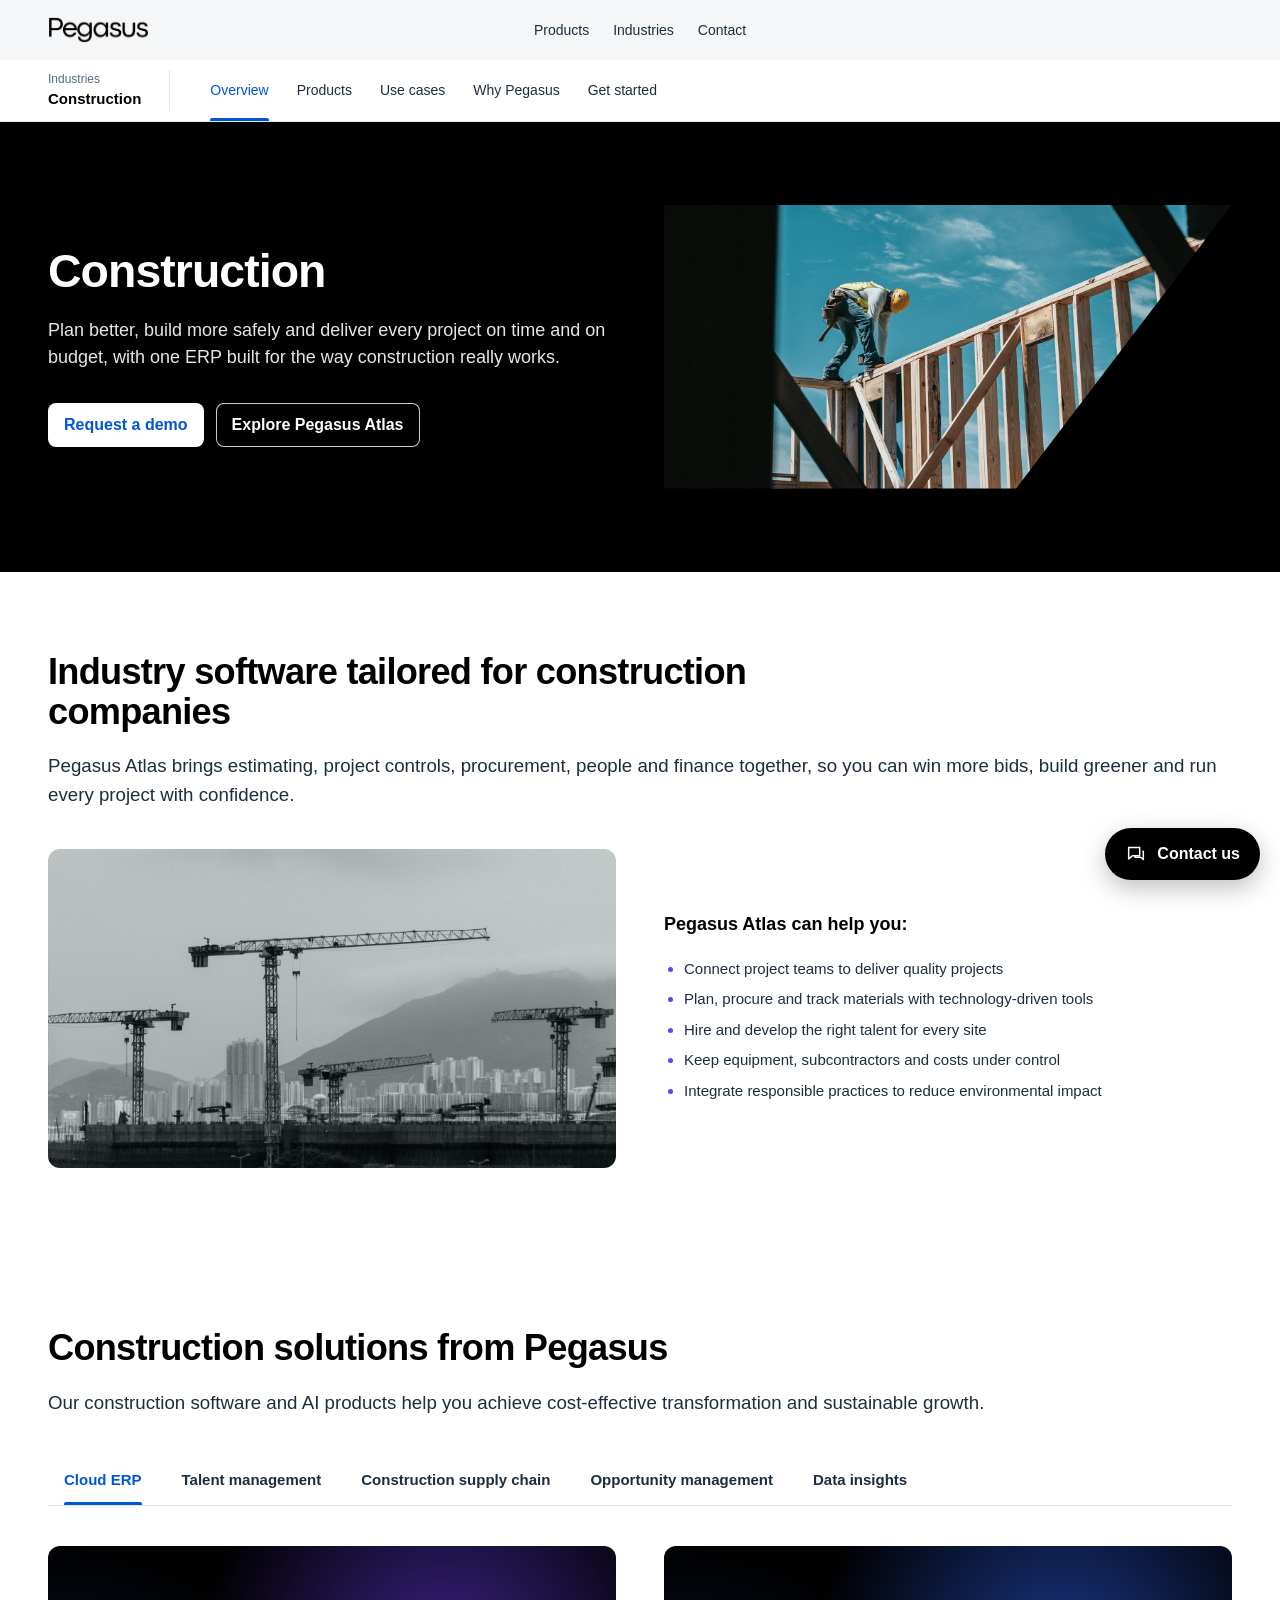
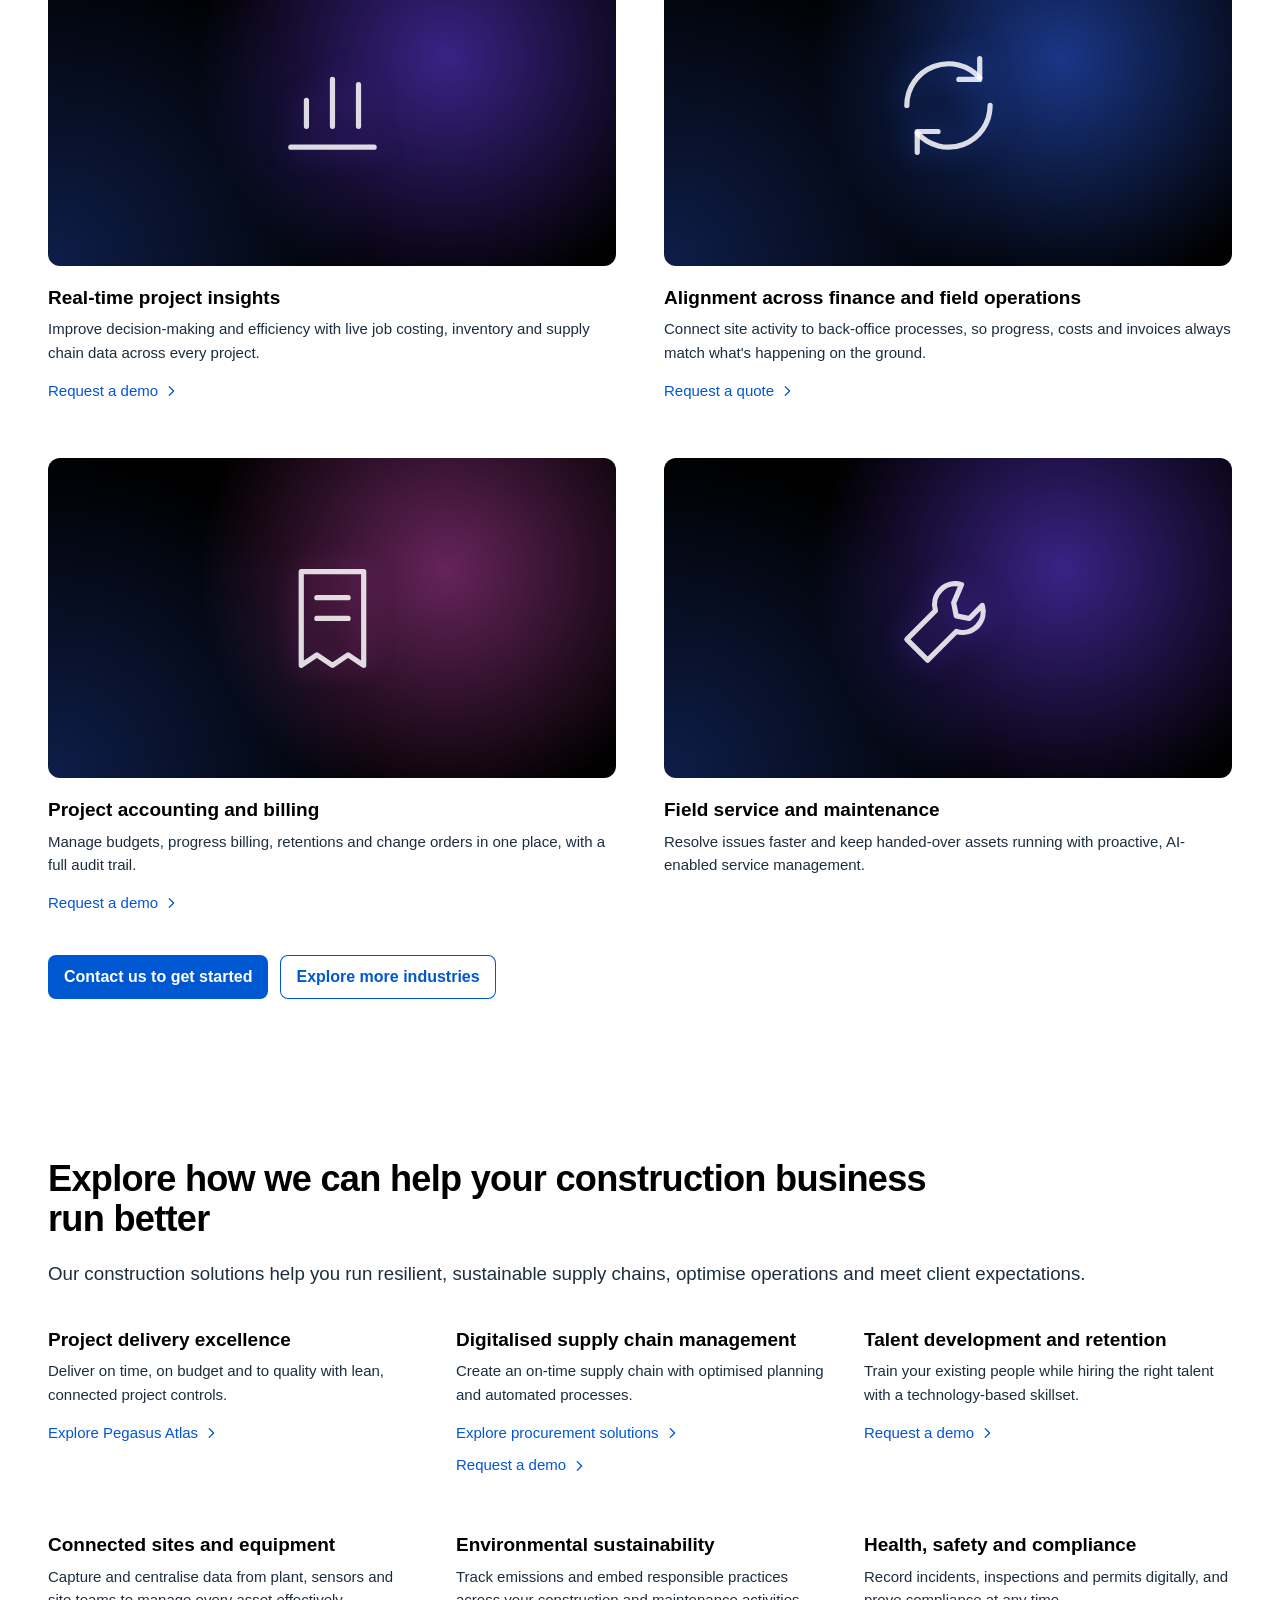
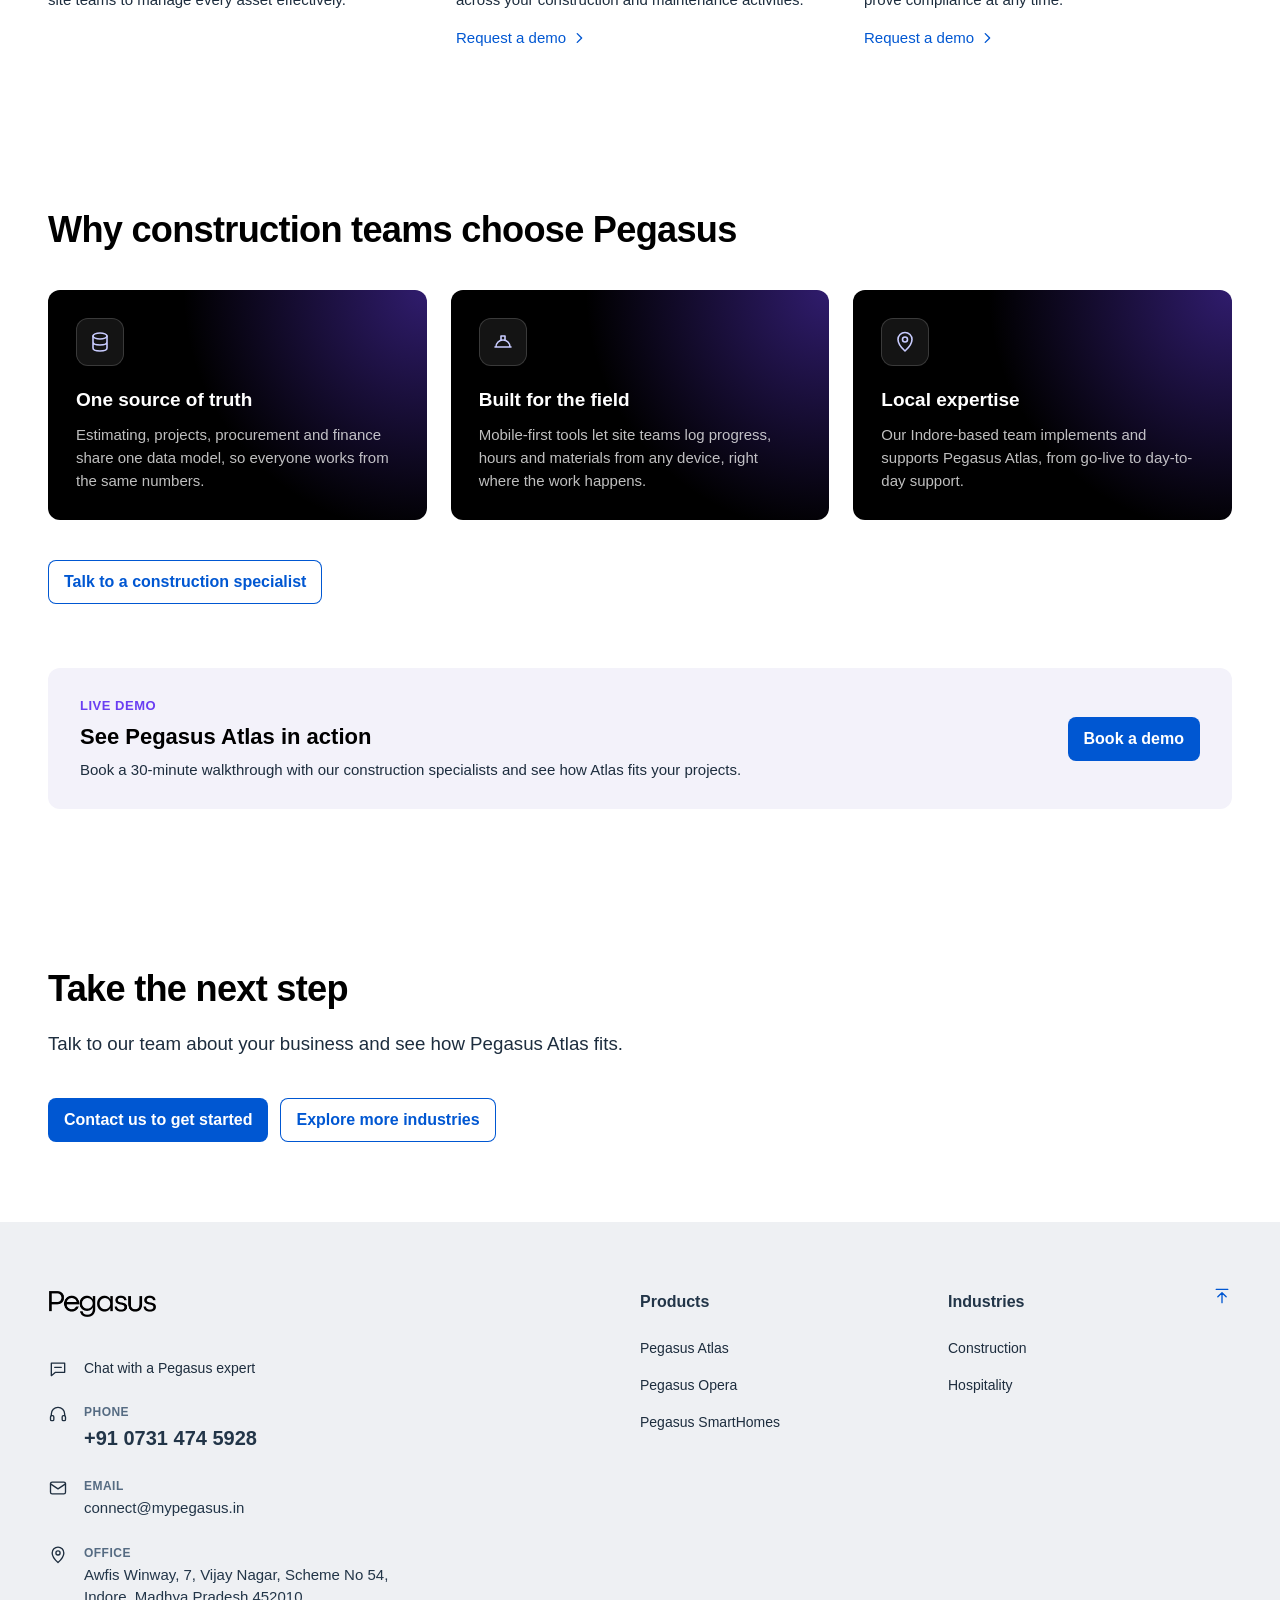
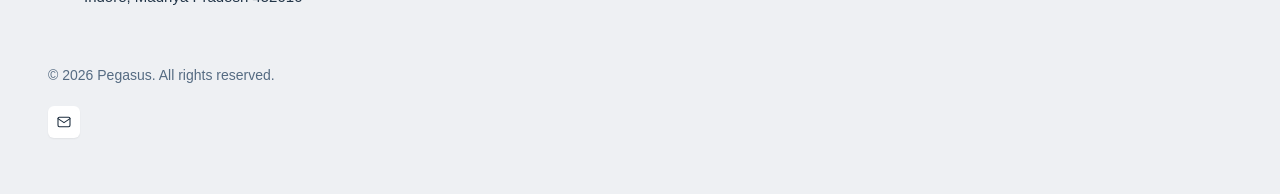
<file: public/construction.html>
<!DOCTYPE html>
<html lang="en">
<head>
  <meta charset="UTF-8">
  <meta name="viewport" content="width=device-width, initial-scale=1.0">
  <meta name="description" content="Pegasus Atlas is construction ERP for job costing, procurement, subcontractors, equipment, payroll and project finance. Book a demo with our Indore team.">
  <title>Pegasus Atlas | Construction ERP Software for Projects &amp; Sites</title>
  <!-- seo:start (generated by tools/seo/seo.py) -->
  <meta name="robots" content="index, follow, max-image-preview:large">
  <link rel="canonical" href="https://mypegasus.in/construction">
  <meta property="og:site_name" content="Pegasus">
  <meta property="og:locale" content="en_IN">
  <meta property="og:type" content="website">
  <meta property="og:url" content="https://mypegasus.in/construction">
  <meta property="og:title" content="Pegasus Atlas | Construction ERP Software for Projects &amp; Sites">
  <meta property="og:description" content="Pegasus Atlas is construction ERP for job costing, procurement, subcontractors, equipment, payroll and project finance. Book a demo with our Indore team.">
  <meta property="og:image" content="https://mypegasus.in/assets/images/construction/hero.jpg">
  <meta property="og:image:alt" content="Construction worker in a hard hat on a timber building frame">
  <meta name="twitter:card" content="summary_large_image">
  <meta name="twitter:title" content="Pegasus Atlas | Construction ERP Software for Projects &amp; Sites">
  <meta name="twitter:description" content="Pegasus Atlas is construction ERP for job costing, procurement, subcontractors, equipment, payroll and project finance. Book a demo with our Indore team.">
  <meta name="twitter:image" content="https://mypegasus.in/assets/images/construction/hero.jpg">
  <script type="application/ld+json">
{
  "@context": "https://schema.org",
  "@graph": [
    {
      "@type": "Organization",
      "@id": "https://mypegasus.in/#organization",
      "name": "Pegasus",
      "url": "https://mypegasus.in/",
      "logo": {
        "@type": "ImageObject",
        "url": "https://mypegasus.in/assets/images/logo.png",
        "width": 432,
        "height": 111
      },
      "email": "connect@mypegasus.in",
      "telephone": "+91-731-474-5928",
      "address": {
        "@type": "PostalAddress",
        "streetAddress": "Awfis Winway, 7, Vijay Nagar, Scheme No 54",
        "addressLocality": "Indore",
        "addressRegion": "Madhya Pradesh",
        "postalCode": "452010",
        "addressCountry": "IN"
      },
      "contactPoint": {
        "@type": "ContactPoint",
        "contactType": "sales",
        "telephone": "+91-731-474-5928",
        "email": "connect@mypegasus.in"
      }
    },
    {
      "@type": "WebSite",
      "@id": "https://mypegasus.in/#website",
      "url": "https://mypegasus.in/",
      "name": "Pegasus",
      "publisher": {
        "@id": "https://mypegasus.in/#organization"
      }
    },
    {
      "@type": "WebPage",
      "@id": "https://mypegasus.in/construction#webpage",
      "url": "https://mypegasus.in/construction",
      "name": "Pegasus Atlas | Construction ERP Software for Projects & Sites",
      "description": "Pegasus Atlas is construction ERP for job costing, procurement, subcontractors, equipment, payroll and project finance. Book a demo with our Indore team.",
      "isPartOf": {
        "@id": "https://mypegasus.in/#website"
      },
      "about": {
        "@id": "https://mypegasus.in/#organization"
      },
      "primaryImageOfPage": {
        "@type": "ImageObject",
        "url": "https://mypegasus.in/assets/images/construction/hero.jpg"
      },
      "inLanguage": "en-IN",
      "breadcrumb": {
        "@id": "https://mypegasus.in/construction#breadcrumb"
      }
    },
    {
      "@type": "BreadcrumbList",
      "@id": "https://mypegasus.in/construction#breadcrumb",
      "itemListElement": [
        {
          "@type": "ListItem",
          "position": 1,
          "name": "Home",
          "item": "https://mypegasus.in/"
        },
        {
          "@type": "ListItem",
          "position": 2,
          "name": "Construction",
          "item": "https://mypegasus.in/construction"
        }
      ]
    },
    {
      "@type": "Service",
      "name": "Pegasus Atlas",
      "serviceType": "Construction ERP software",
      "description": "Pegasus Atlas is construction ERP for job costing, procurement, subcontractors, equipment, payroll and project finance. Book a demo with our Indore team.",
      "url": "https://mypegasus.in/construction",
      "provider": {
        "@id": "https://mypegasus.in/#organization"
      },
      "image": "https://mypegasus.in/assets/images/construction/hero.jpg"
    }
  ]
}
  </script>
  <!-- seo:end -->
  <link rel="icon" type="image/png" href="assets/favicon/favicon-96x96.png" sizes="96x96">
  <link rel="icon" type="image/svg+xml" href="assets/favicon/favicon.svg">
  <link rel="shortcut icon" href="assets/favicon/favicon.ico">
  <link rel="apple-touch-icon" sizes="180x180" href="assets/favicon/apple-touch-icon.png">
  <link rel="manifest" href="assets/favicon/site.webmanifest">
  <meta name="theme-color" content="#000000">
  <link rel="stylesheet" href="css/styles.css">
  <script src="js/main.js" defer></script>
</head>
<body id="top">
  <!-- ===== Navbar (ref: docs/navbar.png, docs/navbar_link_hover.png) ===== -->
  <header class="navbar">
    <div class="container navbar__inner">
      <a href="./" class="navbar__logo" aria-label="Pegasus home">
        <img src="assets/images/logo.png" alt="Pegasus" width="432" height="111">
      </a>

      <nav id="primary-nav" class="navbar__nav" aria-label="Primary">
        <ul class="navbar__links">
          <li class="nav-item">
            <button class="nav-link" aria-expanded="false" aria-controls="menu-products">Products</button>
            <div class="mega" id="menu-products">
              <div class="mega__inner">
                <div class="mega__col">
                  <a class="mega__heading" href="./#section-one">Industry ERP <svg class="mega__chevron" viewBox="0 0 16 16" aria-hidden="true"><path d="M6 3l5 5-5 5" fill="none" stroke="currentColor" stroke-width="1.5" stroke-linecap="round" stroke-linejoin="round"/></svg></a>
                  <ul class="mega__list">
                    <li><a href="construction.html">Pegasus Atlas &middot; Construction</a></li>
                    <li><a href="hospitality.html">Pegasus Opera &middot; Hospitality</a></li>
                  </ul>
                </div>
                <a class="mega__feature" href="https://smarthomes.mypegasus.in/">
                  <img src="assets/images/pegasus-smarthomes-logo.png" alt="Pegasus SmartHomes" width="1200" height="218">
                  <span class="mega__feature-text">Hospitality automation with every sensor you need, from a single smart room to a whole enterprise building.</span>
                  <span class="mega__feature-link">Explore SmartHomes <svg viewBox="0 0 16 16" aria-hidden="true"><path d="M6 3l5 5-5 5" fill="none" stroke="currentColor" stroke-width="1.6" stroke-linecap="round" stroke-linejoin="round"/></svg></span>
                </a>
              </div>
            </div>
          </li>
          <li class="nav-item">
            <button class="nav-link" aria-expanded="false" aria-controls="menu-industries">Industries</button>
            <div class="mega" id="menu-industries">
              <div class="mega__inner">
                <div class="mega__col">
                  <a class="mega__heading" href="construction.html">Construction <svg class="mega__chevron" viewBox="0 0 16 16" aria-hidden="true"><path d="M6 3l5 5-5 5" fill="none" stroke="currentColor" stroke-width="1.5" stroke-linecap="round" stroke-linejoin="round"/></svg></a>
                  <ul class="mega__list">
                    <li><a href="construction.html">Pegasus Atlas</a></li>
                  </ul>
                </div>
                <div class="mega__col">
                  <a class="mega__heading" href="hospitality.html">Hospitality <svg class="mega__chevron" viewBox="0 0 16 16" aria-hidden="true"><path d="M6 3l5 5-5 5" fill="none" stroke="currentColor" stroke-width="1.5" stroke-linecap="round" stroke-linejoin="round"/></svg></a>
                  <ul class="mega__list">
                    <li><a href="hospitality.html">Pegasus Opera</a></li>
                    <li><a href="https://smarthomes.mypegasus.in/">Pegasus SmartHomes</a></li>
                  </ul>
                </div>
              </div>
            </div>
          </li>
          <li class="nav-item">
            <button class="nav-link" aria-expanded="false" aria-controls="menu-about">Contact</button>
            <div class="mega" id="menu-about">
              <div class="mega__inner">
                <div class="mega__col">
                  <span class="mega__heading">Get in touch</span>
                  <ul class="mega__list">
                    <li><a href="mailto:connect@mypegasus.in">connect@mypegasus.in</a></li>
                    <li><a href="tel:+917314745928">+91 0731 474 5928</a></li>
                    <li><a href="https://www.google.com/maps/search/?api=1&amp;query=Awfis+Winway+Vijay+Nagar+Scheme+No+54+Indore+452010" target="_blank" rel="noopener">Indore office</a></li>
                  </ul>
                </div>
              </div>
            </div>
          </li>
        </ul>
      </nav>

      <div class="navbar__actions">
        <button class="navbar__toggle" aria-label="Toggle menu" aria-expanded="false" aria-controls="primary-nav">
          <span></span><span></span><span></span>
        </button>
      </div>
    </div>
  </header>

  <!-- ===== Page sub-navigation ===== -->
  <nav class="subnav" aria-label="Construction page sections">
    <div class="container subnav__inner">
      <div class="subnav__title">
        <a href="./#section-one" class="subnav__crumb">Industries</a>
        <span>Construction</span>
      </div>
      <ul class="subnav__links">
        <li><a href="#overview" class="is-active">Overview</a></li>
        <li><a href="#products">Products</a></li>
        <li><a href="#use-cases">Use cases</a></li>
        <li><a href="#why-pegasus">Why Pegasus</a></li>
        <li><a href="#get-started">Get started</a></li>
      </ul>
    </div>
  </nav>

  <main>
    <!-- ===== Hero ===== -->
    <section id="overview" class="ind-hero">
      <div class="container ind-hero__inner">
        <div class="ind-hero__content">
          <h1 class="ind-hero__title">Construction</h1>
          <p class="ind-hero__text">Plan better, build more safely and deliver every project on time and on budget, with one ERP built for the way construction really works.</p>
          <div class="ind-actions">
            <a href="mailto:connect@mypegasus.in?subject=Pegasus%20Atlas%20demo%20request" class="btn btn--light">Request a demo</a>
            <a href="#products" class="btn btn--outline-light">Explore Pegasus Atlas</a>
          </div>
        </div>
        <div class="ind-hero__media">
          <!-- Photo: Josh Olalde / Unsplash (unsplash.com/license) -->
          <img src="assets/images/construction/hero.jpg" alt="Construction worker in a hard hat on a timber building frame" width="1600" height="900" fetchpriority="high">
        </div>
      </div>
    </section>

    <!-- ===== Intro ===== -->
    <section class="section">
      <div class="container">
        <header class="section-head">
          <h2 class="section-title">Industry software tailored for construction companies</h2>
          <p class="section-subtitle">Pegasus Atlas brings estimating, project controls, procurement, people and finance together, so you can win more bids, build greener and run every project with confidence.</p>
        </header>
        <div class="ind-intro">
          <!-- Photo: Raymond Yeung / Unsplash (unsplash.com/license) -->
          <img class="ind-intro__media" src="assets/images/construction/intro.jpg" alt="Tower cranes rising over a city construction site" width="1600" height="900" loading="lazy">
          <div class="ind-intro__text">
            <h3>Pegasus Atlas can help you:</h3>
            <ul class="ind-bullets">
              <li>Connect project teams to deliver quality projects</li>
              <li>Plan, procure and track materials with technology-driven tools</li>
              <li>Hire and develop the right talent for every site</li>
              <li>Keep equipment, subcontractors and costs under control</li>
              <li>Integrate responsible practices to reduce environmental impact</li>
            </ul>
          </div>
        </div>
      </div>
    </section>

    <!-- ===== Products (tabs) ===== -->
    <section id="products" class="section">
      <div class="container">
        <header class="section-head">
          <h2 class="section-title">Construction solutions from Pegasus</h2>
          <p class="section-subtitle">Our construction software and AI products help you achieve cost-effective transformation and sustainable growth.</p>
        </header>

        <div class="ind-tabs" role="tablist" aria-label="Solution areas">
          <button class="ind-tab" role="tab" id="tab-erp" aria-controls="panel-erp" aria-selected="true">Cloud ERP</button>
          <button class="ind-tab" role="tab" id="tab-talent" aria-controls="panel-talent" aria-selected="false" tabindex="-1">Talent management</button>
          <button class="ind-tab" role="tab" id="tab-supply" aria-controls="panel-supply" aria-selected="false" tabindex="-1">Construction supply chain</button>
          <button class="ind-tab" role="tab" id="tab-opportunity" aria-controls="panel-opportunity" aria-selected="false" tabindex="-1">Opportunity management</button>
          <button class="ind-tab" role="tab" id="tab-data" aria-controls="panel-data" aria-selected="false" tabindex="-1">Data insights</button>
        </div>

        <div class="ind-panel" role="tabpanel" id="panel-erp" aria-labelledby="tab-erp">
            <article class="ind-card">
              <div class="ind-visual" aria-hidden="true"><svg viewBox="0 0 24 24"><path d="M4 20h16M7 16v-5M12 16V7M17 16v-8"/></svg></div>
              <h3 class="ind-card__title">Real-time project insights</h3>
              <p class="ind-card__text">Improve decision-making and efficiency with live job costing, inventory and supply chain data across every project.</p>
              <div class="ind-links">
                <a href="mailto:connect@mypegasus.in?subject=Pegasus%20Atlas%20demo%20request" class="link-arrow">Request a demo <svg viewBox="0 0 16 16" aria-hidden="true"><path d="M6 3l5 5-5 5" fill="none" stroke="currentColor" stroke-width="1.6" stroke-linecap="round" stroke-linejoin="round"/></svg></a>
              </div>
            </article>
            <article class="ind-card">
              <div class="ind-visual" aria-hidden="true"><svg viewBox="0 0 24 24"><path d="M4 12a8 8 0 0 1 14-5.3M20 12a8 8 0 0 1-14 5.3"/><path d="M18 3v4h-4M6 21v-4h4"/></svg></div>
              <h3 class="ind-card__title">Alignment across finance and field operations</h3>
              <p class="ind-card__text">Connect site activity to back-office processes, so progress, costs and invoices always match what's happening on the ground.</p>
              <div class="ind-links">
                <a href="mailto:connect@mypegasus.in?subject=Pegasus%20Atlas%20enquiry" class="link-arrow">Request a quote <svg viewBox="0 0 16 16" aria-hidden="true"><path d="M6 3l5 5-5 5" fill="none" stroke="currentColor" stroke-width="1.6" stroke-linecap="round" stroke-linejoin="round"/></svg></a>
              </div>
            </article>
            <article class="ind-card">
              <div class="ind-visual" aria-hidden="true"><svg viewBox="0 0 24 24"><path d="M6 3h12v18l-3-2-3 2-3-2-3 2z"/><path d="M9 8h6M9 12h6"/></svg></div>
              <h3 class="ind-card__title">Project accounting and billing</h3>
              <p class="ind-card__text">Manage budgets, progress billing, retentions and change orders in one place, with a full audit trail.</p>
              <div class="ind-links">
                <a href="mailto:connect@mypegasus.in?subject=Pegasus%20Atlas%20demo%20request" class="link-arrow">Request a demo <svg viewBox="0 0 16 16" aria-hidden="true"><path d="M6 3l5 5-5 5" fill="none" stroke="currentColor" stroke-width="1.6" stroke-linecap="round" stroke-linejoin="round"/></svg></a>
              </div>
            </article>
            <article class="ind-card">
              <div class="ind-visual" aria-hidden="true"><svg viewBox="0 0 24 24"><path d="M14.5 5.5a4 4 0 0 0-5 5L4 16l4 4 5.5-5.5a4 4 0 0 0 5-5l-2.5 2.5-2.5-.5-.5-2.5z"/></svg></div>
              <h3 class="ind-card__title">Field service and maintenance</h3>
              <p class="ind-card__text">Resolve issues faster and keep handed-over assets running with proactive, AI-enabled service management.</p>
            </article>
        </div>

        <div class="ind-panel" role="tabpanel" id="panel-talent" aria-labelledby="tab-talent" hidden>
            <article class="ind-card">
              <div class="ind-visual" aria-hidden="true"><svg viewBox="0 0 24 24"><circle cx="9" cy="8" r="3"/><path d="M3 20c0-3.3 2.7-6 6-6s6 2.7 6 6"/><circle cx="17" cy="9" r="2.5"/><path d="M16.5 14c2.5.2 4.5 2.3 4.5 5"/></svg></div>
              <h3 class="ind-card__title">Workforce planning</h3>
              <p class="ind-card__text">Match the right crews and skills to every project phase, and forecast labour needs weeks ahead.</p>
              <div class="ind-links">
                <a href="mailto:connect@mypegasus.in?subject=Pegasus%20Atlas%20demo%20request" class="link-arrow">Request a demo <svg viewBox="0 0 16 16" aria-hidden="true"><path d="M6 3l5 5-5 5" fill="none" stroke="currentColor" stroke-width="1.6" stroke-linecap="round" stroke-linejoin="round"/></svg></a>
              </div>
            </article>
            <article class="ind-card">
              <div class="ind-visual" aria-hidden="true"><svg viewBox="0 0 24 24"><circle cx="12" cy="9" r="5"/><path d="M9 13.5L8 21l4-2 4 2-1-7.5"/></svg></div>
              <h3 class="ind-card__title">Skills and certifications</h3>
              <p class="ind-card__text">Track tickets, licences and safety training for every worker, with alerts before anything expires.</p>
            </article>
            <article class="ind-card">
              <div class="ind-visual" aria-hidden="true"><svg viewBox="0 0 24 24"><circle cx="12" cy="12" r="8"/><path d="M12 8v4l3 2"/></svg></div>
              <h3 class="ind-card__title">Timesheets and payroll</h3>
              <p class="ind-card__text">Capture site hours on any device and pay crews and subcontractors accurately and on time.</p>
              <div class="ind-links">
                <a href="mailto:connect@mypegasus.in?subject=Pegasus%20Atlas%20demo%20request" class="link-arrow">Request a demo <svg viewBox="0 0 16 16" aria-hidden="true"><path d="M6 3l5 5-5 5" fill="none" stroke="currentColor" stroke-width="1.6" stroke-linecap="round" stroke-linejoin="round"/></svg></a>
              </div>
            </article>
            <article class="ind-card">
              <div class="ind-visual" aria-hidden="true"><svg viewBox="0 0 24 24"><circle cx="10" cy="8" r="3.5"/><path d="M3.5 20c0-3.6 2.9-6.5 6.5-6.5M18 13v6M15 16h6"/></svg></div>
              <h3 class="ind-card__title">Recruiting and onboarding</h3>
              <p class="ind-card__text">Hire faster and get new starters site-ready with digital onboarding and inductions.</p>
            </article>
        </div>

        <div class="ind-panel" role="tabpanel" id="panel-supply" aria-labelledby="tab-supply" hidden>
            <article class="ind-card">
              <div class="ind-visual" aria-hidden="true"><svg viewBox="0 0 24 24"><path d="M3 4h2l2.5 11h10.5l2-8H6.5"/><circle cx="9" cy="19" r="1.5"/><circle cx="17" cy="19" r="1.5"/></svg></div>
              <h3 class="ind-card__title">Procurement and sourcing</h3>
              <p class="ind-card__text">Run tenders, compare bids and award packages, with AI that flags risk and best value.</p>
              <div class="ind-links">
                <a href="mailto:connect@mypegasus.in?subject=Pegasus%20Atlas%20demo%20request" class="link-arrow">Request a demo <svg viewBox="0 0 16 16" aria-hidden="true"><path d="M6 3l5 5-5 5" fill="none" stroke="currentColor" stroke-width="1.6" stroke-linecap="round" stroke-linejoin="round"/></svg></a>
              </div>
            </article>
            <article class="ind-card">
              <div class="ind-visual" aria-hidden="true"><svg viewBox="0 0 24 24"><rect x="3" y="12" width="8" height="8" rx="1"/><rect x="13" y="12" width="8" height="8" rx="1"/><rect x="8" y="3" width="8" height="8" rx="1"/></svg></div>
              <h3 class="ind-card__title">Materials and inventory</h3>
              <p class="ind-card__text">Know what's on site, in transit and on order, and cut waste from over-ordering.</p>
            </article>
            <article class="ind-card">
              <div class="ind-visual" aria-hidden="true"><svg viewBox="0 0 24 24"><path d="M3 12l4-4 4 2 3-2 7 4M3 12l6 6 2-2M21 12l-5 5-3-3M9 18l2 2 2-2"/></svg></div>
              <h3 class="ind-card__title">Subcontractor management</h3>
              <p class="ind-card__text">Onboard, qualify and pay subcontractors, with compliance checks built in.</p>
              <div class="ind-links">
                <a href="mailto:connect@mypegasus.in?subject=Pegasus%20Atlas%20demo%20request" class="link-arrow">Request a demo <svg viewBox="0 0 16 16" aria-hidden="true"><path d="M6 3l5 5-5 5" fill="none" stroke="currentColor" stroke-width="1.6" stroke-linecap="round" stroke-linejoin="round"/></svg></a>
              </div>
            </article>
            <article class="ind-card">
              <div class="ind-visual" aria-hidden="true"><svg viewBox="0 0 24 24"><path d="M2 6h11v10H2zM13 10h4l4 3v3h-8z"/><circle cx="6" cy="18" r="1.5"/><circle cx="17" cy="18" r="1.5"/></svg></div>
              <h3 class="ind-card__title">Equipment and fleet</h3>
              <p class="ind-card__text">Track utilisation, location and maintenance for plant and vehicles across every site.</p>
            </article>
        </div>

        <div class="ind-panel" role="tabpanel" id="panel-opportunity" aria-labelledby="tab-opportunity" hidden>
            <article class="ind-card">
              <div class="ind-visual" aria-hidden="true"><svg viewBox="0 0 24 24"><rect x="5" y="3" width="14" height="18" rx="2"/><path d="M8 7h8M8 12h.01M12 12h.01M16 12h.01M8 16h.01M12 16h.01M16 16h.01"/></svg></div>
              <h3 class="ind-card__title">Bids and estimating</h3>
              <p class="ind-card__text">Build accurate estimates faster with cost libraries, historical data and AI suggestions.</p>
              <div class="ind-links">
                <a href="mailto:connect@mypegasus.in?subject=Pegasus%20Atlas%20demo%20request" class="link-arrow">Request a demo <svg viewBox="0 0 16 16" aria-hidden="true"><path d="M6 3l5 5-5 5" fill="none" stroke="currentColor" stroke-width="1.6" stroke-linecap="round" stroke-linejoin="round"/></svg></a>
              </div>
            </article>
            <article class="ind-card">
              <div class="ind-visual" aria-hidden="true"><svg viewBox="0 0 24 24"><path d="M3 4h18l-7 8v6l-4 2v-8z"/></svg></div>
              <h3 class="ind-card__title">Pipeline and CRM</h3>
              <p class="ind-card__text">See every opportunity from lead to contract, and focus on the bids you can win.</p>
            </article>
            <article class="ind-card">
              <div class="ind-visual" aria-hidden="true"><svg viewBox="0 0 24 24"><path d="M6 3h9l4 4v14H6z"/><path d="M9 11h7M9 15h7"/></svg></div>
              <h3 class="ind-card__title">Contracts and change orders</h3>
              <p class="ind-card__text">Keep contract values, variations and approvals in sync with project costs.</p>
            </article>
            <article class="ind-card">
              <div class="ind-visual" aria-hidden="true"><svg viewBox="0 0 24 24"><rect x="3" y="4" width="18" height="14" rx="2"/><path d="M3 8h18M8 21h8"/></svg></div>
              <h3 class="ind-card__title">Client portals</h3>
              <p class="ind-card__text">Share progress, documents and invoices with clients in one secure place.</p>
              <div class="ind-links">
                <a href="mailto:connect@mypegasus.in?subject=Pegasus%20Atlas%20demo%20request" class="link-arrow">Request a demo <svg viewBox="0 0 16 16" aria-hidden="true"><path d="M6 3l5 5-5 5" fill="none" stroke="currentColor" stroke-width="1.6" stroke-linecap="round" stroke-linejoin="round"/></svg></a>
              </div>
            </article>
        </div>

        <div class="ind-panel" role="tabpanel" id="panel-data" aria-labelledby="tab-data" hidden>
            <article class="ind-card">
              <div class="ind-visual" aria-hidden="true"><svg viewBox="0 0 24 24"><rect x="3" y="3" width="8" height="8" rx="1"/><rect x="13" y="3" width="8" height="5" rx="1"/><rect x="13" y="10" width="8" height="11" rx="1"/><rect x="3" y="13" width="8" height="8" rx="1"/></svg></div>
              <h3 class="ind-card__title">Project dashboards</h3>
              <p class="ind-card__text">Monitor cost, schedule and safety KPIs across your whole portfolio in real time.</p>
              <div class="ind-links">
                <a href="mailto:connect@mypegasus.in?subject=Pegasus%20Atlas%20demo%20request" class="link-arrow">Request a demo <svg viewBox="0 0 16 16" aria-hidden="true"><path d="M6 3l5 5-5 5" fill="none" stroke="currentColor" stroke-width="1.6" stroke-linecap="round" stroke-linejoin="round"/></svg></a>
              </div>
            </article>
            <article class="ind-card">
              <div class="ind-visual" aria-hidden="true"><svg viewBox="0 0 24 24"><path d="M3 17l5-5 4 3 8-9"/><path d="M15 6h5v5"/></svg></div>
              <h3 class="ind-card__title">AI cost forecasting</h3>
              <p class="ind-card__text">Predict overruns before they happen with AI forecasting built into Pegasus Atlas.</p>
            </article>
            <article class="ind-card">
              <div class="ind-visual" aria-hidden="true"><svg viewBox="0 0 24 24"><ellipse cx="12" cy="6" rx="7" ry="3"/><path d="M5 6v12c0 1.7 3.1 3 7 3s7-1.3 7-3V6M5 12c0 1.7 3.1 3 7 3s7-1.3 7-3"/></svg></div>
              <h3 class="ind-card__title">Unified construction data</h3>
              <p class="ind-card__text">Bring ERP, site and BIM data together in one place for reporting and analysis.</p>
            </article>
            <article class="ind-card">
              <div class="ind-visual" aria-hidden="true"><svg viewBox="0 0 24 24"><path d="M12 3l8 3v6c0 5-3.5 8-8 9-4.5-1-8-4-8-9V6z"/><path d="M9 12l2 2 4-4"/></svg></div>
              <h3 class="ind-card__title">Risk and compliance analytics</h3>
              <p class="ind-card__text">Spot safety, quality and contract risks early, and act on them.</p>
            </article>
        </div>

        <div class="ind-actions ind-actions--section">
          <a href="mailto:connect@mypegasus.in?subject=Pegasus%20Atlas%20enquiry" class="btn btn--primary">Contact us to get started</a>
          <a href="./#section-one" class="btn btn--outline">Explore more industries</a>
        </div>
      </div>
    </section>

    <!-- ===== Use cases ===== -->
    <section id="use-cases" class="section">
      <div class="container">
        <header class="section-head">
          <h2 class="section-title">Explore how we can help your construction business run better</h2>
          <p class="section-subtitle">Our construction solutions help you run resilient, sustainable supply chains, optimise operations and meet client expectations.</p>
        </header>
        <div class="ind-usecases">
          <div class="ind-usecase">
            <h3>Project delivery excellence</h3>
            <p>Deliver on time, on budget and to quality with lean, connected project controls.</p>
            <div class="ind-links">
              <a href="#products" class="link-arrow">Explore Pegasus Atlas <svg viewBox="0 0 16 16" aria-hidden="true"><path d="M6 3l5 5-5 5" fill="none" stroke="currentColor" stroke-width="1.6" stroke-linecap="round" stroke-linejoin="round"/></svg></a>
            </div>
          </div>
          <div class="ind-usecase">
            <h3>Digitalised supply chain management</h3>
            <p>Create an on-time supply chain with optimised planning and automated processes.</p>
            <div class="ind-links">
              <a href="#products" class="link-arrow">Explore procurement solutions <svg viewBox="0 0 16 16" aria-hidden="true"><path d="M6 3l5 5-5 5" fill="none" stroke="currentColor" stroke-width="1.6" stroke-linecap="round" stroke-linejoin="round"/></svg></a>
              <a href="mailto:connect@mypegasus.in?subject=Pegasus%20Atlas%20demo%20request" class="link-arrow">Request a demo <svg viewBox="0 0 16 16" aria-hidden="true"><path d="M6 3l5 5-5 5" fill="none" stroke="currentColor" stroke-width="1.6" stroke-linecap="round" stroke-linejoin="round"/></svg></a>
            </div>
          </div>
          <div class="ind-usecase">
            <h3>Talent development and retention</h3>
            <p>Train your existing people while hiring the right talent with a technology-based skillset.</p>
            <div class="ind-links">
              <a href="mailto:connect@mypegasus.in?subject=Pegasus%20Atlas%20demo%20request" class="link-arrow">Request a demo <svg viewBox="0 0 16 16" aria-hidden="true"><path d="M6 3l5 5-5 5" fill="none" stroke="currentColor" stroke-width="1.6" stroke-linecap="round" stroke-linejoin="round"/></svg></a>
            </div>
          </div>
          <div class="ind-usecase">
            <h3>Connected sites and equipment</h3>
            <p>Capture and centralise data from plant, sensors and site teams to manage every asset effectively.</p>
          </div>
          <div class="ind-usecase">
            <h3>Environmental sustainability</h3>
            <p>Track emissions and embed responsible practices across your construction and maintenance activities.</p>
            <div class="ind-links">
              <a href="mailto:connect@mypegasus.in?subject=Pegasus%20Atlas%20demo%20request" class="link-arrow">Request a demo <svg viewBox="0 0 16 16" aria-hidden="true"><path d="M6 3l5 5-5 5" fill="none" stroke="currentColor" stroke-width="1.6" stroke-linecap="round" stroke-linejoin="round"/></svg></a>
            </div>
          </div>
          <div class="ind-usecase">
            <h3>Health, safety and compliance</h3>
            <p>Record incidents, inspections and permits digitally, and prove compliance at any time.</p>
            <div class="ind-links">
              <a href="mailto:connect@mypegasus.in?subject=Pegasus%20Atlas%20demo%20request" class="link-arrow">Request a demo <svg viewBox="0 0 16 16" aria-hidden="true"><path d="M6 3l5 5-5 5" fill="none" stroke="currentColor" stroke-width="1.6" stroke-linecap="round" stroke-linejoin="round"/></svg></a>
            </div>
          </div>
        </div>
      </div>
    </section>

    <!-- ===== Why Pegasus (in place of customer stories) ===== -->
    <section id="why-pegasus" class="section">
      <div class="container">
        <header class="section-head">
          <h2 class="section-title">Why construction teams choose Pegasus</h2>
        </header>
        <div class="ind-whys">
          <div class="ind-why">
            <span class="ind-why__icon"><svg viewBox="0 0 24 24" aria-hidden="true"><ellipse cx="12" cy="6" rx="7" ry="3"/><path d="M5 6v12c0 1.7 3.1 3 7 3s7-1.3 7-3V6M5 12c0 1.7 3.1 3 7 3s7-1.3 7-3"/></svg></span>
            <h3>One source of truth</h3>
            <p>Estimating, projects, procurement and finance share one data model, so everyone works from the same numbers.</p>
          </div>
          <div class="ind-why">
            <span class="ind-why__icon"><svg viewBox="0 0 24 24" aria-hidden="true"><path d="M4 17h16M5 17a7 7 0 0 1 14 0M10 10V6h4v4"/></svg></span>
            <h3>Built for the field</h3>
            <p>Mobile-first tools let site teams log progress, hours and materials from any device, right where the work happens.</p>
          </div>
          <div class="ind-why">
            <span class="ind-why__icon"><svg viewBox="0 0 24 24" aria-hidden="true"><path d="M12 21s-7-6.2-7-11.5a7 7 0 0 1 14 0C19 14.8 12 21 12 21z"/><circle cx="12" cy="9.5" r="2.5"/></svg></span>
            <h3>Local expertise</h3>
            <p>Our Indore-based team implements and supports Pegasus Atlas, from go-live to day-to-day support.</p>
          </div>
        </div>
        <div class="ind-actions ind-actions--section">
          <a href="mailto:connect@mypegasus.in?subject=Pegasus%20Atlas%20enquiry" class="btn btn--outline">Talk to a construction specialist</a>
        </div>

        <aside class="ind-banner">
          <div>
            <p class="ind-banner__eyebrow">Live demo</p>
            <h2 class="ind-banner__title">See Pegasus Atlas in action</h2>
            <p>Book a 30-minute walkthrough with our construction specialists and see how Atlas fits your projects.</p>
          </div>
          <a href="mailto:connect@mypegasus.in?subject=Pegasus%20Atlas%20demo%20request" class="btn btn--primary">Book a demo</a>
        </aside>
      </div>
    </section>

    <!-- ===== Take the next step ===== -->
    <section id="get-started" class="section">
      <div class="container">
        <header class="section-head">
          <h2 class="section-title">Take the next step</h2>
          <p class="section-subtitle">Talk to our team about your business and see how Pegasus Atlas fits.</p>
        </header>
        <div class="ind-actions ind-actions--section">
          <a href="mailto:connect@mypegasus.in?subject=Pegasus%20Atlas%20enquiry" class="btn btn--primary">Contact us to get started</a>
          <a href="./#section-one" class="btn btn--outline">Explore more industries</a>
        </div>
      </div>
    </section>
  </main>

  <!-- ===== Footer (ref: docs/footer.png) ===== -->
  <footer class="footer">
    <div class="container footer__inner">
      <div class="footer__brand">
        <a href="./" class="footer__logo" aria-label="Pegasus home">
          <img src="assets/images/logo.png" alt="Pegasus" width="432" height="111">
        </a>

        <ul class="footer__contact">
          <li>
            <svg viewBox="0 0 24 24" aria-hidden="true"><path d="M4 5h16v11H9l-5 4z"/><path d="M8 10h8"/></svg>
            <a href="mailto:connect@mypegasus.in?subject=Talk%20to%20a%20Pegasus%20expert">Chat with a Pegasus expert</a>
          </li>
          <li>
            <svg viewBox="0 0 24 24" aria-hidden="true"><path d="M4 14v-2a8 8 0 0 1 16 0v2"/><rect x="3" y="14" width="4" height="6" rx="1.5"/><rect x="17" y="14" width="4" height="6" rx="1.5"/></svg>
            <div>
              <span class="footer__label">Phone</span>
              <p class="footer__phone"><a href="tel:+917314745928">+91 0731 474 5928</a></p>
            </div>
          </li>
          <li>
            <svg viewBox="0 0 24 24" aria-hidden="true"><rect x="3" y="5" width="18" height="14" rx="2"/><path d="M3 7l9 6 9-6"/></svg>
            <div>
              <span class="footer__label">Email</span>
              <a href="mailto:connect@mypegasus.in" class="footer__value">connect@mypegasus.in</a>
            </div>
          </li>
          <li>
            <svg viewBox="0 0 24 24" aria-hidden="true"><path d="M12 21s-7-6.2-7-11.5a7 7 0 0 1 14 0C19 14.8 12 21 12 21z"/><circle cx="12" cy="9.5" r="2.5"/></svg>
            <div>
              <span class="footer__label">Office</span>
              <address class="footer__value">
                <a href="https://www.google.com/maps/search/?api=1&amp;query=Awfis+Winway+Vijay+Nagar+Scheme+No+54+Indore+452010" target="_blank" rel="noopener">
                  Awfis Winway, 7, Vijay Nagar, Scheme No 54,<br>Indore, Madhya Pradesh 452010
                </a>
              </address>
            </div>
          </li>
        </ul>
      </div>

        <nav class="footer__col" aria-label="Products">
          <h2 class="footer__heading">Products</h2>
          <ul>
            <li><a href="construction.html">Pegasus Atlas</a></li>
            <li><a href="hospitality.html">Pegasus Opera</a></li>
            <li><a href="https://smarthomes.mypegasus.in/">Pegasus SmartHomes</a></li>
          </ul>
        </nav>
        <nav class="footer__col" aria-label="Industries">
          <h2 class="footer__heading">Industries</h2>
          <ul>
            <li><a href="construction.html">Construction</a></li>
            <li><a href="hospitality.html">Hospitality</a></li>
          </ul>
        </nav>

      <div class="footer__bottom">
        <p>&copy; <span id="year"></span> Pegasus. All rights reserved.</p>
        <ul class="footer__social">
          <li><a href="mailto:connect@mypegasus.in" aria-label="Email Pegasus"><svg viewBox="0 0 24 24"><rect x="3" y="5" width="18" height="14" rx="2"/><path d="M3 7l9 6 9-6"/></svg></a></li>
        </ul>
      </div>

      <a href="#top" class="footer__top" aria-label="Back to top">
        <svg viewBox="0 0 24 24" aria-hidden="true"><path d="M5 4h14M12 20V9M7 13l5-5 5 5"/></svg>
      </a>
    </div>
  </footer>

  <!-- Floating contact button -->
  <a href="mailto:connect@mypegasus.in" class="contact-fab">
    <svg viewBox="0 0 24 24" aria-hidden="true"><path d="M4 5h12v9H8l-4 3.5z"/><path d="M19 9h1v9l-3-2.5h-6v-1.5"/></svg>
    <span>Contact us</span>
  </a>

</body>
</html>
</file>
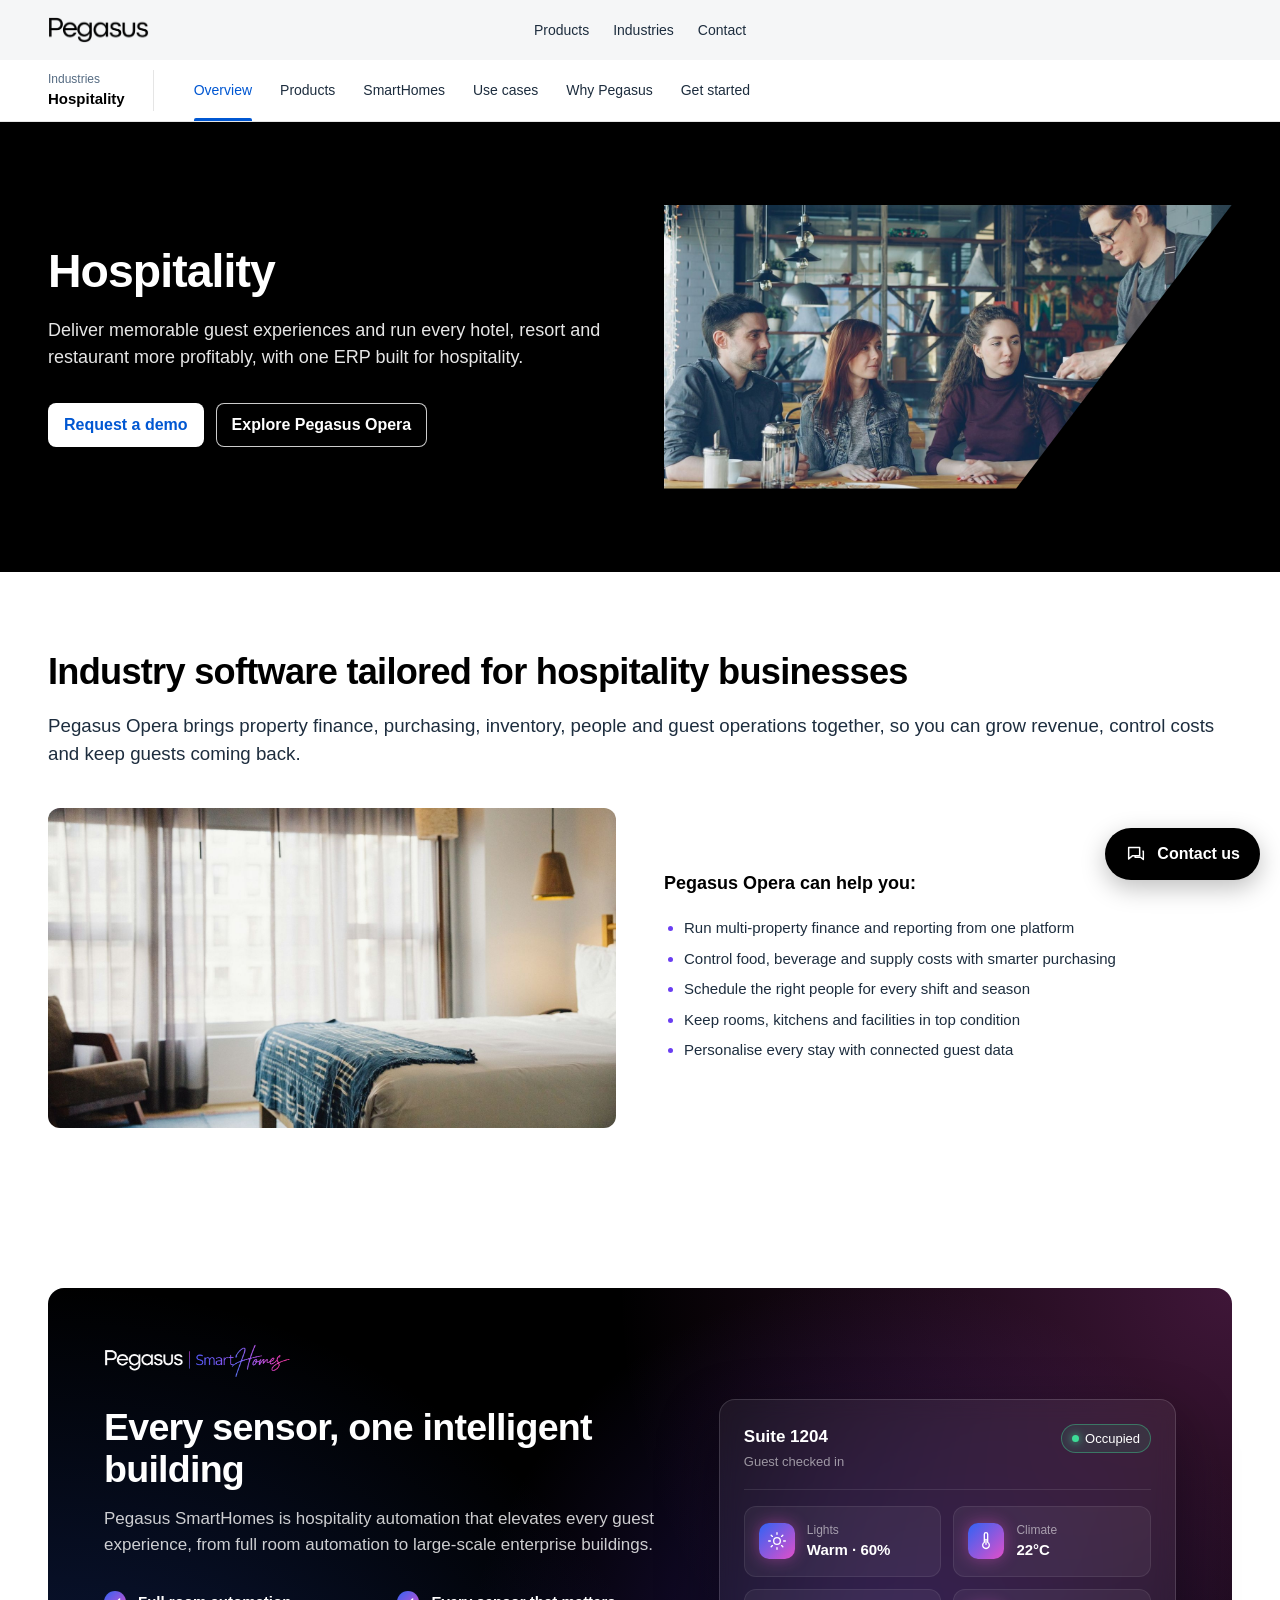
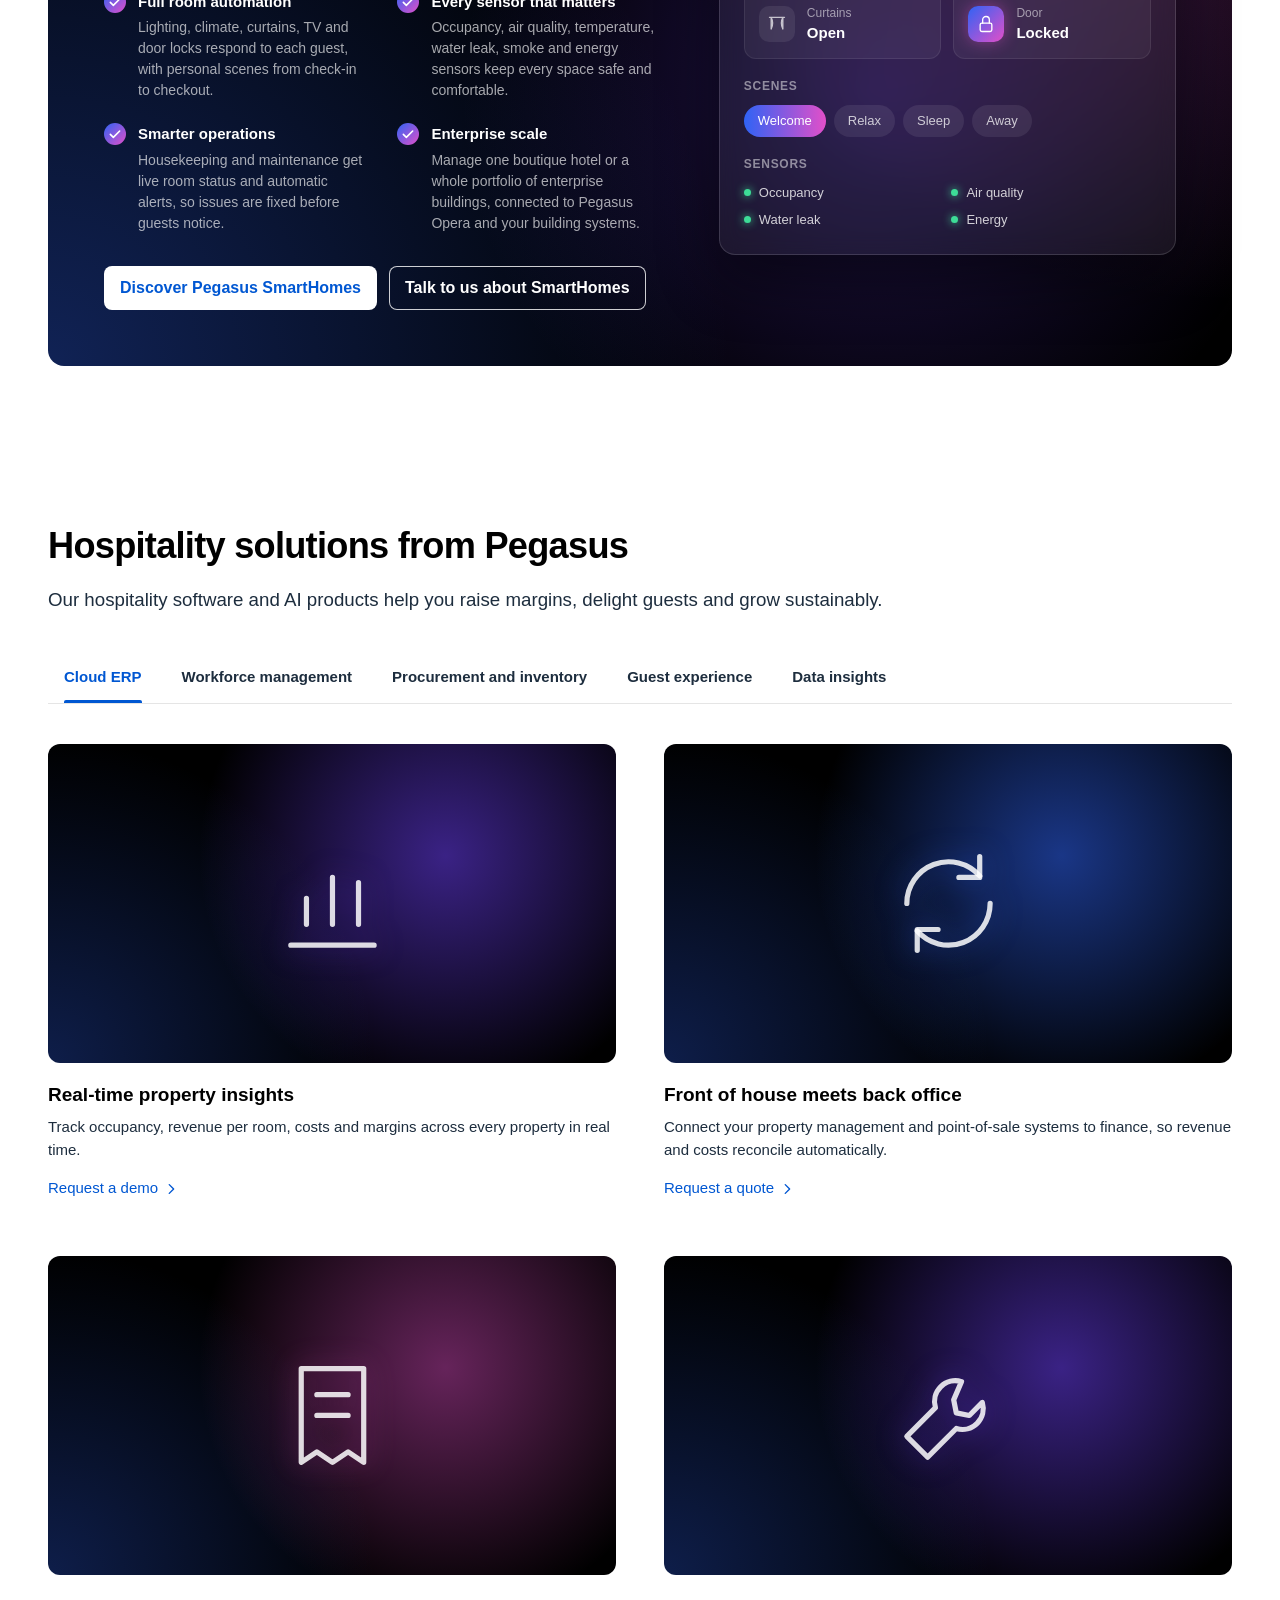
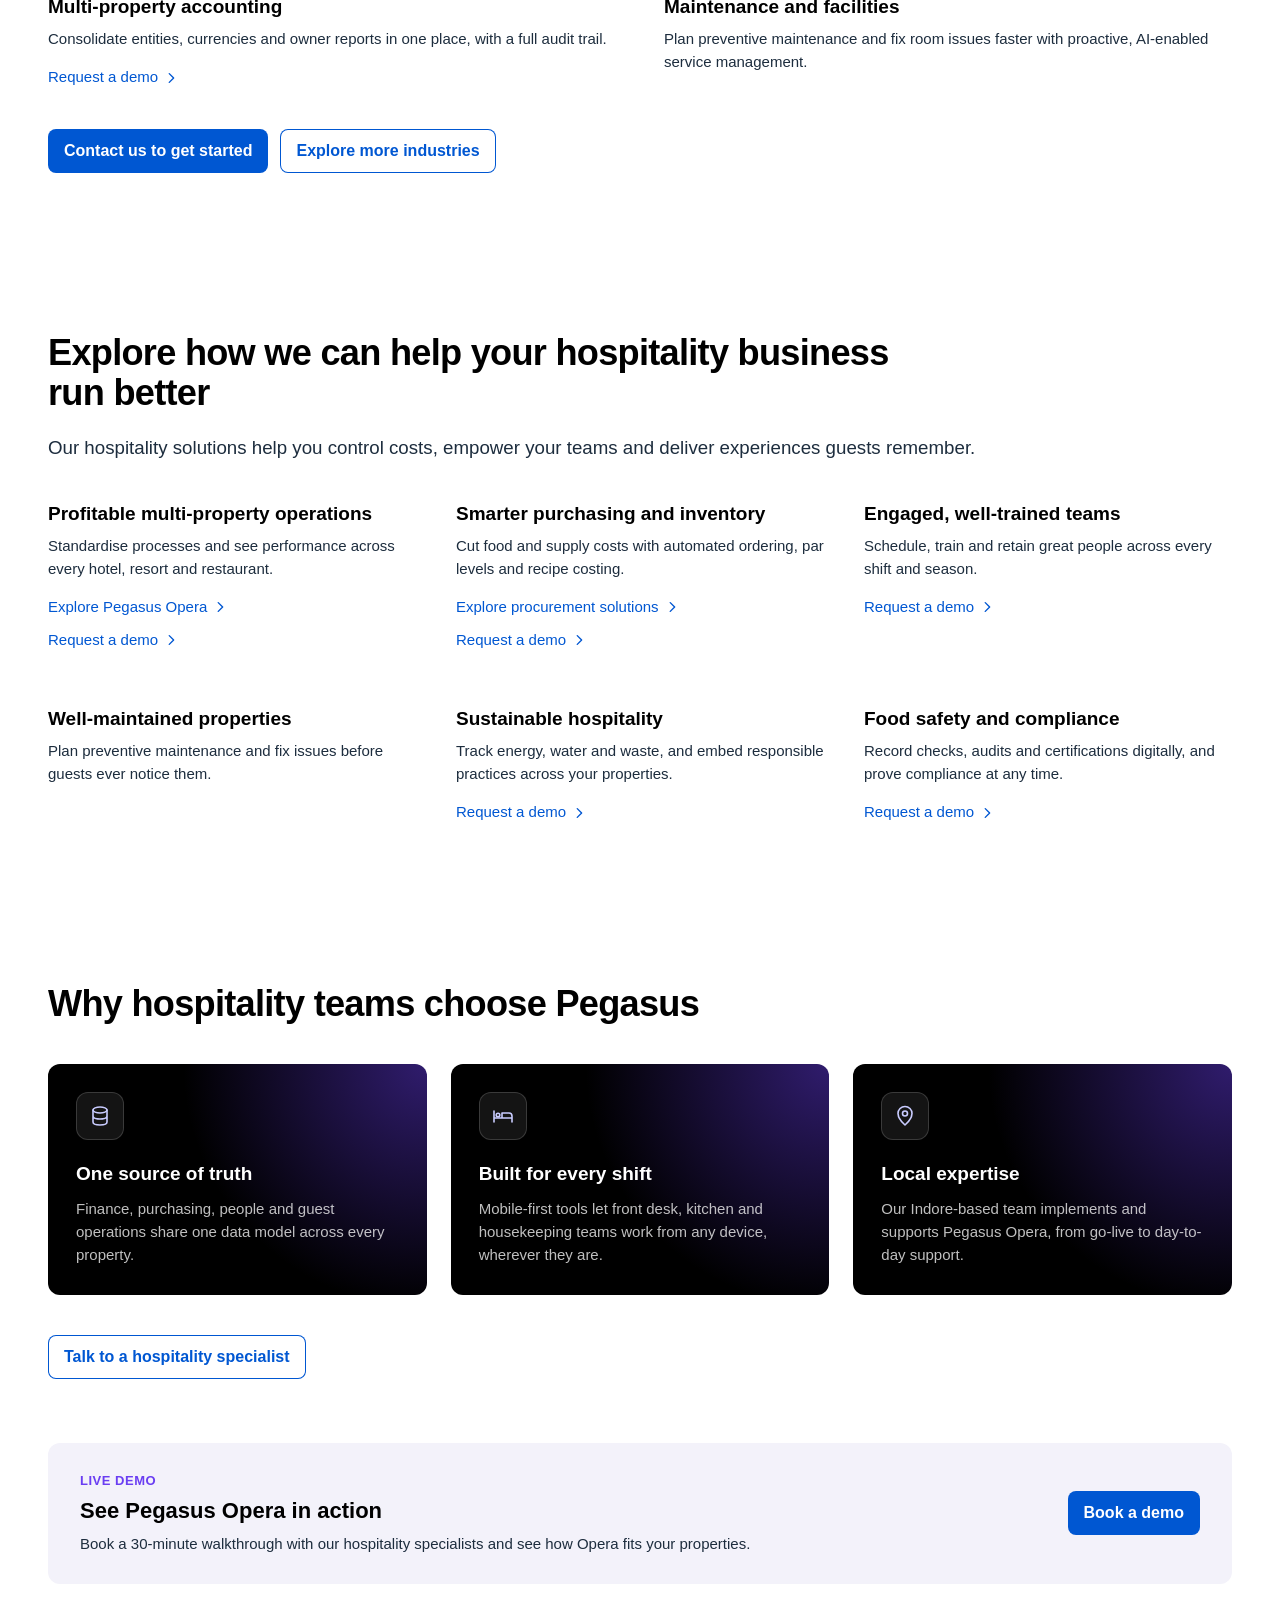
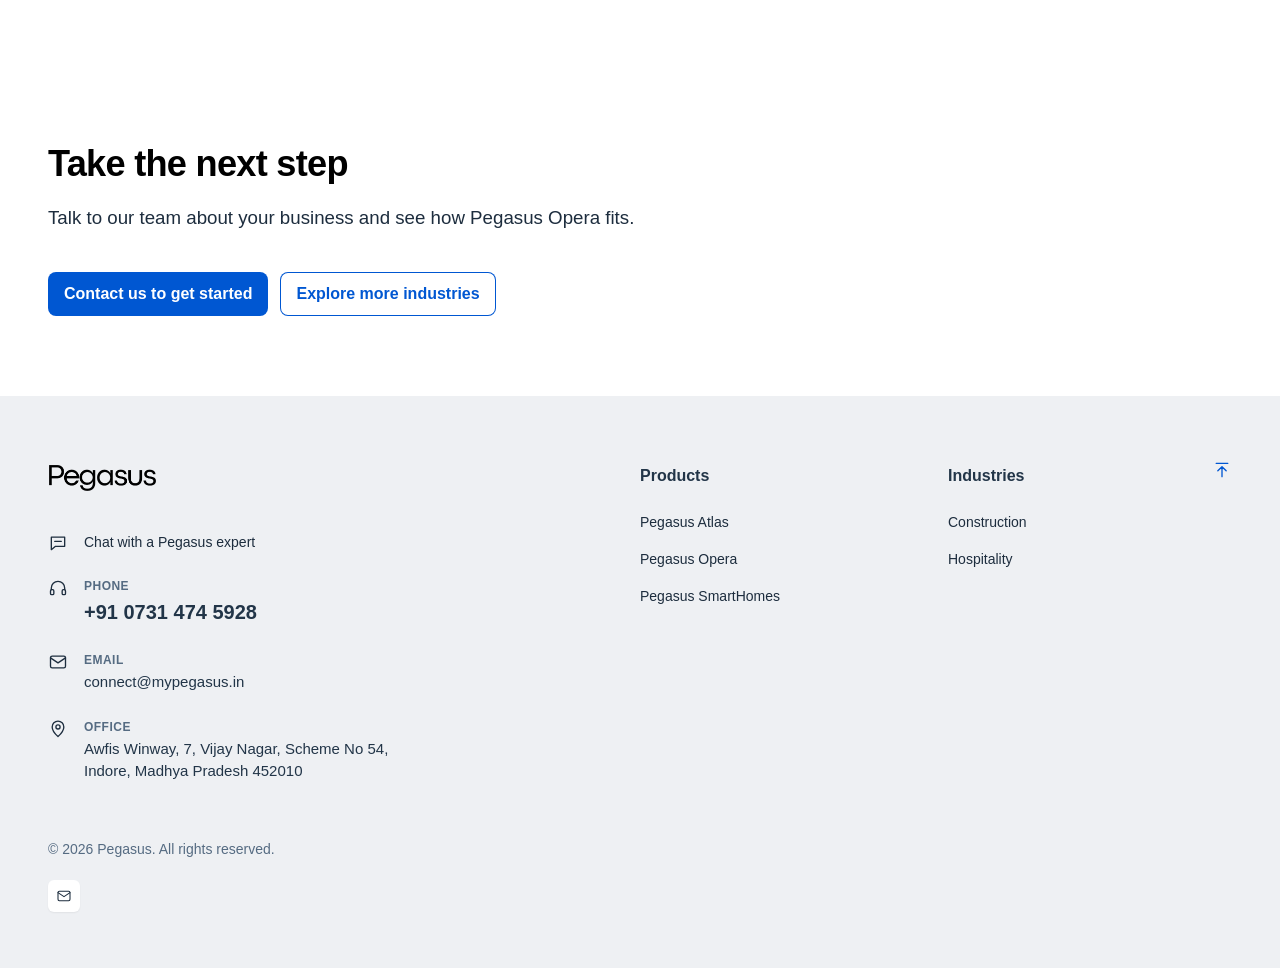
<file: public/hospitality.html>
<!DOCTYPE html>
<html lang="en">
<head>
  <meta charset="UTF-8">
  <meta name="viewport" content="width=device-width, initial-scale=1.0">
  <meta name="description" content="Pegasus Opera is hospitality ERP for hotels, resorts and restaurants: multi-property finance, purchasing, inventory, workforce scheduling and guest data.">
  <title>Pegasus Opera | Hotel &amp; Hospitality ERP Software</title>
  <!-- seo:start (generated by tools/seo/seo.py) -->
  <meta name="robots" content="index, follow, max-image-preview:large">
  <link rel="canonical" href="https://mypegasus.in/hospitality">
  <meta property="og:site_name" content="Pegasus">
  <meta property="og:locale" content="en_IN">
  <meta property="og:type" content="website">
  <meta property="og:url" content="https://mypegasus.in/hospitality">
  <meta property="og:title" content="Pegasus Opera | Hotel &amp; Hospitality ERP Software">
  <meta property="og:description" content="Pegasus Opera is hospitality ERP for hotels, resorts and restaurants: multi-property finance, purchasing, inventory, workforce scheduling and guest data.">
  <meta property="og:image" content="https://mypegasus.in/assets/images/hospitality/hero.jpg">
  <meta property="og:image:alt" content="Waiter serving a table of guests in a busy restaurant">
  <meta name="twitter:card" content="summary_large_image">
  <meta name="twitter:title" content="Pegasus Opera | Hotel &amp; Hospitality ERP Software">
  <meta name="twitter:description" content="Pegasus Opera is hospitality ERP for hotels, resorts and restaurants: multi-property finance, purchasing, inventory, workforce scheduling and guest data.">
  <meta name="twitter:image" content="https://mypegasus.in/assets/images/hospitality/hero.jpg">
  <script type="application/ld+json">
{
  "@context": "https://schema.org",
  "@graph": [
    {
      "@type": "Organization",
      "@id": "https://mypegasus.in/#organization",
      "name": "Pegasus",
      "url": "https://mypegasus.in/",
      "logo": {
        "@type": "ImageObject",
        "url": "https://mypegasus.in/assets/images/logo.png",
        "width": 432,
        "height": 111
      },
      "email": "connect@mypegasus.in",
      "telephone": "+91-731-474-5928",
      "address": {
        "@type": "PostalAddress",
        "streetAddress": "Awfis Winway, 7, Vijay Nagar, Scheme No 54",
        "addressLocality": "Indore",
        "addressRegion": "Madhya Pradesh",
        "postalCode": "452010",
        "addressCountry": "IN"
      },
      "contactPoint": {
        "@type": "ContactPoint",
        "contactType": "sales",
        "telephone": "+91-731-474-5928",
        "email": "connect@mypegasus.in"
      }
    },
    {
      "@type": "WebSite",
      "@id": "https://mypegasus.in/#website",
      "url": "https://mypegasus.in/",
      "name": "Pegasus",
      "publisher": {
        "@id": "https://mypegasus.in/#organization"
      }
    },
    {
      "@type": "WebPage",
      "@id": "https://mypegasus.in/hospitality#webpage",
      "url": "https://mypegasus.in/hospitality",
      "name": "Pegasus Opera | Hotel & Hospitality ERP Software",
      "description": "Pegasus Opera is hospitality ERP for hotels, resorts and restaurants: multi-property finance, purchasing, inventory, workforce scheduling and guest data.",
      "isPartOf": {
        "@id": "https://mypegasus.in/#website"
      },
      "about": {
        "@id": "https://mypegasus.in/#organization"
      },
      "primaryImageOfPage": {
        "@type": "ImageObject",
        "url": "https://mypegasus.in/assets/images/hospitality/hero.jpg"
      },
      "inLanguage": "en-IN",
      "breadcrumb": {
        "@id": "https://mypegasus.in/hospitality#breadcrumb"
      }
    },
    {
      "@type": "BreadcrumbList",
      "@id": "https://mypegasus.in/hospitality#breadcrumb",
      "itemListElement": [
        {
          "@type": "ListItem",
          "position": 1,
          "name": "Home",
          "item": "https://mypegasus.in/"
        },
        {
          "@type": "ListItem",
          "position": 2,
          "name": "Hospitality",
          "item": "https://mypegasus.in/hospitality"
        }
      ]
    },
    {
      "@type": "Service",
      "name": "Pegasus Opera",
      "serviceType": "Hospitality ERP software",
      "description": "Pegasus Opera is hospitality ERP for hotels, resorts and restaurants: multi-property finance, purchasing, inventory, workforce scheduling and guest data.",
      "url": "https://mypegasus.in/hospitality",
      "provider": {
        "@id": "https://mypegasus.in/#organization"
      },
      "image": "https://mypegasus.in/assets/images/hospitality/hero.jpg"
    }
  ]
}
  </script>
  <!-- seo:end -->
  <link rel="icon" type="image/png" href="assets/favicon/favicon-96x96.png" sizes="96x96">
  <link rel="icon" type="image/svg+xml" href="assets/favicon/favicon.svg">
  <link rel="shortcut icon" href="assets/favicon/favicon.ico">
  <link rel="apple-touch-icon" sizes="180x180" href="assets/favicon/apple-touch-icon.png">
  <link rel="manifest" href="assets/favicon/site.webmanifest">
  <meta name="theme-color" content="#000000">
  <link rel="stylesheet" href="css/styles.css">
  <script src="js/main.js" defer></script>
</head>
<body id="top">
  <!-- ===== Navbar (ref: docs/navbar.png, docs/navbar_link_hover.png) ===== -->
  <header class="navbar">
    <div class="container navbar__inner">
      <a href="./" class="navbar__logo" aria-label="Pegasus home">
        <img src="assets/images/logo.png" alt="Pegasus" width="432" height="111">
      </a>

      <nav id="primary-nav" class="navbar__nav" aria-label="Primary">
        <ul class="navbar__links">
          <li class="nav-item">
            <button class="nav-link" aria-expanded="false" aria-controls="menu-products">Products</button>
            <div class="mega" id="menu-products">
              <div class="mega__inner">
                <div class="mega__col">
                  <a class="mega__heading" href="./#section-one">Industry ERP <svg class="mega__chevron" viewBox="0 0 16 16" aria-hidden="true"><path d="M6 3l5 5-5 5" fill="none" stroke="currentColor" stroke-width="1.5" stroke-linecap="round" stroke-linejoin="round"/></svg></a>
                  <ul class="mega__list">
                    <li><a href="construction.html">Pegasus Atlas &middot; Construction</a></li>
                    <li><a href="hospitality.html">Pegasus Opera &middot; Hospitality</a></li>
                  </ul>
                </div>
                <a class="mega__feature" href="https://smarthomes.mypegasus.in/">
                  <img src="assets/images/pegasus-smarthomes-logo.png" alt="Pegasus SmartHomes" width="1200" height="218">
                  <span class="mega__feature-text">Hospitality automation with every sensor you need, from a single smart room to a whole enterprise building.</span>
                  <span class="mega__feature-link">Explore SmartHomes <svg viewBox="0 0 16 16" aria-hidden="true"><path d="M6 3l5 5-5 5" fill="none" stroke="currentColor" stroke-width="1.6" stroke-linecap="round" stroke-linejoin="round"/></svg></span>
                </a>
              </div>
            </div>
          </li>
          <li class="nav-item">
            <button class="nav-link" aria-expanded="false" aria-controls="menu-industries">Industries</button>
            <div class="mega" id="menu-industries">
              <div class="mega__inner">
                <div class="mega__col">
                  <a class="mega__heading" href="construction.html">Construction <svg class="mega__chevron" viewBox="0 0 16 16" aria-hidden="true"><path d="M6 3l5 5-5 5" fill="none" stroke="currentColor" stroke-width="1.5" stroke-linecap="round" stroke-linejoin="round"/></svg></a>
                  <ul class="mega__list">
                    <li><a href="construction.html">Pegasus Atlas</a></li>
                  </ul>
                </div>
                <div class="mega__col">
                  <a class="mega__heading" href="hospitality.html">Hospitality <svg class="mega__chevron" viewBox="0 0 16 16" aria-hidden="true"><path d="M6 3l5 5-5 5" fill="none" stroke="currentColor" stroke-width="1.5" stroke-linecap="round" stroke-linejoin="round"/></svg></a>
                  <ul class="mega__list">
                    <li><a href="hospitality.html">Pegasus Opera</a></li>
                    <li><a href="https://smarthomes.mypegasus.in/">Pegasus SmartHomes</a></li>
                  </ul>
                </div>
              </div>
            </div>
          </li>
          <li class="nav-item">
            <button class="nav-link" aria-expanded="false" aria-controls="menu-about">Contact</button>
            <div class="mega" id="menu-about">
              <div class="mega__inner">
                <div class="mega__col">
                  <span class="mega__heading">Get in touch</span>
                  <ul class="mega__list">
                    <li><a href="mailto:connect@mypegasus.in">connect@mypegasus.in</a></li>
                    <li><a href="tel:+917314745928">+91 0731 474 5928</a></li>
                    <li><a href="https://www.google.com/maps/search/?api=1&amp;query=Awfis+Winway+Vijay+Nagar+Scheme+No+54+Indore+452010" target="_blank" rel="noopener">Indore office</a></li>
                  </ul>
                </div>
              </div>
            </div>
          </li>
        </ul>
      </nav>

      <div class="navbar__actions">
        <button class="navbar__toggle" aria-label="Toggle menu" aria-expanded="false" aria-controls="primary-nav">
          <span></span><span></span><span></span>
        </button>
      </div>
    </div>
  </header>

  <!-- ===== Page sub-navigation ===== -->
  <nav class="subnav" aria-label="Hospitality page sections">
    <div class="container subnav__inner">
      <div class="subnav__title">
        <a href="./#section-one" class="subnav__crumb">Industries</a>
        <span>Hospitality</span>
      </div>
      <ul class="subnav__links">
        <li><a href="#overview" class="is-active">Overview</a></li>
        <li><a href="#products">Products</a></li>
        <li><a href="#smarthomes">SmartHomes</a></li>
        <li><a href="#use-cases">Use cases</a></li>
        <li><a href="#why-pegasus">Why Pegasus</a></li>
        <li><a href="#get-started">Get started</a></li>
      </ul>
    </div>
  </nav>

  <main>
    <!-- ===== Hero ===== -->
    <section id="overview" class="ind-hero">
      <div class="container ind-hero__inner">
        <div class="ind-hero__content">
          <h1 class="ind-hero__title">Hospitality</h1>
          <p class="ind-hero__text">Deliver memorable guest experiences and run every hotel, resort and restaurant more profitably, with one ERP built for hospitality.</p>
          <div class="ind-actions">
            <a href="mailto:connect@mypegasus.in?subject=Pegasus%20Opera%20demo%20request" class="btn btn--light">Request a demo</a>
            <a href="#products" class="btn btn--outline-light">Explore Pegasus Opera</a>
          </div>
        </div>
        <div class="ind-hero__media">
          <!-- Photo: Vitaly Gariev / Unsplash (unsplash.com/license) -->
          <img src="assets/images/hospitality/hero.jpg" alt="Waiter serving a table of guests in a busy restaurant" width="1600" height="900" fetchpriority="high" style="object-position: 35% 50%">
        </div>
      </div>
    </section>

    <!-- ===== Intro ===== -->
    <section class="section">
      <div class="container">
        <header class="section-head">
          <h2 class="section-title">Industry software tailored for hospitality businesses</h2>
          <p class="section-subtitle">Pegasus Opera brings property finance, purchasing, inventory, people and guest operations together, so you can grow revenue, control costs and keep guests coming back.</p>
        </header>
        <div class="ind-intro">
          <!-- Photo: Wes Hicks / Unsplash (unsplash.com/license) -->
          <img class="ind-intro__media" src="assets/images/hospitality/intro.jpg" alt="Bright, calm hotel room with a made bed and sheer curtains" width="1600" height="900" loading="lazy">
          <div class="ind-intro__text">
            <h3>Pegasus Opera can help you:</h3>
            <ul class="ind-bullets">
              <li>Run multi-property finance and reporting from one platform</li>
              <li>Control food, beverage and supply costs with smarter purchasing</li>
              <li>Schedule the right people for every shift and season</li>
              <li>Keep rooms, kitchens and facilities in top condition</li>
              <li>Personalise every stay with connected guest data</li>
            </ul>
          </div>
        </div>
      </div>
    </section>

    <!-- ===== Pegasus SmartHomes (hospitality automation / IoT) ===== -->
    <section id="smarthomes" class="section sh">
      <div class="container">
        <div class="sh__panel">
          <div class="sh__content">
            <img class="sh__logo" src="assets/images/pegasus-smarthomes-logo.png" alt="Pegasus SmartHomes" width="1200" height="218">
            <h2 class="sh__title">Every sensor, one intelligent building</h2>
            <p class="sh__lead">Pegasus SmartHomes is hospitality automation that elevates every guest experience, from full room automation to large-scale enterprise buildings.</p>
            <ul class="sh__features">
              <li><svg viewBox="0 0 24 24" aria-hidden="true"><path d="M5 12.5l4.5 4.5L19 7.5"/></svg><div><strong>Full room automation</strong><span>Lighting, climate, curtains, TV and door locks respond to each guest, with personal scenes from check-in to checkout.</span></div></li>
              <li><svg viewBox="0 0 24 24" aria-hidden="true"><path d="M5 12.5l4.5 4.5L19 7.5"/></svg><div><strong>Every sensor that matters</strong><span>Occupancy, air quality, temperature, water leak, smoke and energy sensors keep every space safe and comfortable.</span></div></li>
              <li><svg viewBox="0 0 24 24" aria-hidden="true"><path d="M5 12.5l4.5 4.5L19 7.5"/></svg><div><strong>Smarter operations</strong><span>Housekeeping and maintenance get live room status and automatic alerts, so issues are fixed before guests notice.</span></div></li>
              <li><svg viewBox="0 0 24 24" aria-hidden="true"><path d="M5 12.5l4.5 4.5L19 7.5"/></svg><div><strong>Enterprise scale</strong><span>Manage one boutique hotel or a whole portfolio of enterprise buildings, connected to Pegasus Opera and your building systems.</span></div></li>
            </ul>
            <div class="ind-actions">
              <a href="https://smarthomes.mypegasus.in/" class="btn btn--light">Discover Pegasus SmartHomes</a>
              <a href="mailto:connect@mypegasus.in?subject=Pegasus%20SmartHomes%20enquiry" class="btn btn--outline-light">Talk to us about SmartHomes</a>
            </div>
          </div>

          <!-- Illustrative smart-room control panel -->
          <div class="sh-room" aria-hidden="true">
            <div class="sh-room__head">
              <div><strong>Suite 1204</strong><span>Guest checked in</span></div>
              <span class="sh-room__status"><i></i>Occupied</span>
            </div>
            <div class="sh-room__tiles">
              <div class="sh-tile is-on"><svg viewBox="0 0 24 24" aria-hidden="true"><circle cx="12" cy="12" r="4"/><path d="M12 2v2M12 20v2M4 12H2M22 12h-2M5 5l1.5 1.5M17.5 17.5L19 19M5 19l1.5-1.5M17.5 6.5L19 5"/></svg><span>Lights</span><strong>Warm &middot; 60%</strong></div>
              <div class="sh-tile is-on"><svg viewBox="0 0 24 24" aria-hidden="true"><path d="M10 4a2 2 0 0 1 4 0v9.5a4 4 0 1 1-4 0z"/><path d="M12 10v6"/></svg><span>Climate</span><strong>22&deg;C</strong></div>
              <div class="sh-tile"><svg viewBox="0 0 24 24" aria-hidden="true"><path d="M3 4h18M5 4v14M19 4v14M5 18c2-4 2-10 0-14M19 18c-2-4-2-10 0-14"/></svg><span>Curtains</span><strong>Open</strong></div>
              <div class="sh-tile is-on"><svg viewBox="0 0 24 24" aria-hidden="true"><rect x="5" y="11" width="14" height="10" rx="2"/><path d="M8 11V7a4 4 0 0 1 8 0v4"/></svg><span>Door</span><strong>Locked</strong></div>
            </div>
            <p class="sh-room__label">Scenes</p>
            <div class="sh-room__scenes"><span class="is-active">Welcome</span><span>Relax</span><span>Sleep</span><span>Away</span></div>
            <p class="sh-room__label">Sensors</p>
            <div class="sh-room__sensors">
              <span><i></i>Occupancy</span><span><i></i>Air quality</span><span><i></i>Water leak</span><span><i></i>Energy</span>
            </div>
          </div>
        </div>
      </div>
    </section>

    <!-- ===== Products (tabs) ===== -->
    <section id="products" class="section">
      <div class="container">
        <header class="section-head">
          <h2 class="section-title">Hospitality solutions from Pegasus</h2>
          <p class="section-subtitle">Our hospitality software and AI products help you raise margins, delight guests and grow sustainably.</p>
        </header>

        <div class="ind-tabs" role="tablist" aria-label="Solution areas">
          <button class="ind-tab" role="tab" id="tab-erp" aria-controls="panel-erp" aria-selected="true">Cloud ERP</button>
          <button class="ind-tab" role="tab" id="tab-workforce" aria-controls="panel-workforce" aria-selected="false" tabindex="-1">Workforce management</button>
          <button class="ind-tab" role="tab" id="tab-procurement" aria-controls="panel-procurement" aria-selected="false" tabindex="-1">Procurement and inventory</button>
          <button class="ind-tab" role="tab" id="tab-guest" aria-controls="panel-guest" aria-selected="false" tabindex="-1">Guest experience</button>
          <button class="ind-tab" role="tab" id="tab-data" aria-controls="panel-data" aria-selected="false" tabindex="-1">Data insights</button>
        </div>

        <div class="ind-panel" role="tabpanel" id="panel-erp" aria-labelledby="tab-erp">
            <article class="ind-card">
              <div class="ind-visual" aria-hidden="true"><svg viewBox="0 0 24 24"><path d="M4 20h16M7 16v-5M12 16V7M17 16v-8"/></svg></div>
              <h3 class="ind-card__title">Real-time property insights</h3>
              <p class="ind-card__text">Track occupancy, revenue per room, costs and margins across every property in real time.</p>
              <div class="ind-links">
                <a href="mailto:connect@mypegasus.in?subject=Pegasus%20Opera%20demo%20request" class="link-arrow">Request a demo <svg viewBox="0 0 16 16" aria-hidden="true"><path d="M6 3l5 5-5 5" fill="none" stroke="currentColor" stroke-width="1.6" stroke-linecap="round" stroke-linejoin="round"/></svg></a>
              </div>
            </article>
            <article class="ind-card">
              <div class="ind-visual" aria-hidden="true"><svg viewBox="0 0 24 24"><path d="M4 12a8 8 0 0 1 14-5.3M20 12a8 8 0 0 1-14 5.3"/><path d="M18 3v4h-4M6 21v-4h4"/></svg></div>
              <h3 class="ind-card__title">Front of house meets back office</h3>
              <p class="ind-card__text">Connect your property management and point-of-sale systems to finance, so revenue and costs reconcile automatically.</p>
              <div class="ind-links">
                <a href="mailto:connect@mypegasus.in?subject=Pegasus%20Opera%20enquiry" class="link-arrow">Request a quote <svg viewBox="0 0 16 16" aria-hidden="true"><path d="M6 3l5 5-5 5" fill="none" stroke="currentColor" stroke-width="1.6" stroke-linecap="round" stroke-linejoin="round"/></svg></a>
              </div>
            </article>
            <article class="ind-card">
              <div class="ind-visual" aria-hidden="true"><svg viewBox="0 0 24 24"><path d="M6 3h12v18l-3-2-3 2-3-2-3 2z"/><path d="M9 8h6M9 12h6"/></svg></div>
              <h3 class="ind-card__title">Multi-property accounting</h3>
              <p class="ind-card__text">Consolidate entities, currencies and owner reports in one place, with a full audit trail.</p>
              <div class="ind-links">
                <a href="mailto:connect@mypegasus.in?subject=Pegasus%20Opera%20demo%20request" class="link-arrow">Request a demo <svg viewBox="0 0 16 16" aria-hidden="true"><path d="M6 3l5 5-5 5" fill="none" stroke="currentColor" stroke-width="1.6" stroke-linecap="round" stroke-linejoin="round"/></svg></a>
              </div>
            </article>
            <article class="ind-card">
              <div class="ind-visual" aria-hidden="true"><svg viewBox="0 0 24 24"><path d="M14.5 5.5a4 4 0 0 0-5 5L4 16l4 4 5.5-5.5a4 4 0 0 0 5-5l-2.5 2.5-2.5-.5-.5-2.5z"/></svg></div>
              <h3 class="ind-card__title">Maintenance and facilities</h3>
              <p class="ind-card__text">Plan preventive maintenance and fix room issues faster with proactive, AI-enabled service management.</p>
            </article>
        </div>

        <div class="ind-panel" role="tabpanel" id="panel-workforce" aria-labelledby="tab-workforce" hidden>
            <article class="ind-card">
              <div class="ind-visual" aria-hidden="true"><svg viewBox="0 0 24 24"><circle cx="9" cy="8" r="3"/><path d="M3 20c0-3.3 2.7-6 6-6s6 2.7 6 6"/><circle cx="17" cy="9" r="2.5"/><path d="M16.5 14c2.5.2 4.5 2.3 4.5 5"/></svg></div>
              <h3 class="ind-card__title">Shift scheduling</h3>
              <p class="ind-card__text">Match staffing to forecast occupancy and events across every department, from front desk to kitchen.</p>
              <div class="ind-links">
                <a href="mailto:connect@mypegasus.in?subject=Pegasus%20Opera%20demo%20request" class="link-arrow">Request a demo <svg viewBox="0 0 16 16" aria-hidden="true"><path d="M6 3l5 5-5 5" fill="none" stroke="currentColor" stroke-width="1.6" stroke-linecap="round" stroke-linejoin="round"/></svg></a>
              </div>
            </article>
            <article class="ind-card">
              <div class="ind-visual" aria-hidden="true"><svg viewBox="0 0 24 24"><circle cx="12" cy="9" r="5"/><path d="M9 13.5L8 21l4-2 4 2-1-7.5"/></svg></div>
              <h3 class="ind-card__title">Training and certifications</h3>
              <p class="ind-card__text">Track food safety, hygiene and service training for every team member, with alerts before anything expires.</p>
            </article>
            <article class="ind-card">
              <div class="ind-visual" aria-hidden="true"><svg viewBox="0 0 24 24"><circle cx="12" cy="12" r="8"/><path d="M12 8v4l3 2"/></svg></div>
              <h3 class="ind-card__title">Timesheets and payroll</h3>
              <p class="ind-card__text">Capture hours, tips and service charges accurately, and pay every team on time.</p>
              <div class="ind-links">
                <a href="mailto:connect@mypegasus.in?subject=Pegasus%20Opera%20demo%20request" class="link-arrow">Request a demo <svg viewBox="0 0 16 16" aria-hidden="true"><path d="M6 3l5 5-5 5" fill="none" stroke="currentColor" stroke-width="1.6" stroke-linecap="round" stroke-linejoin="round"/></svg></a>
              </div>
            </article>
            <article class="ind-card">
              <div class="ind-visual" aria-hidden="true"><svg viewBox="0 0 24 24"><circle cx="10" cy="8" r="3.5"/><path d="M3.5 20c0-3.6 2.9-6.5 6.5-6.5M18 13v6M15 16h6"/></svg></div>
              <h3 class="ind-card__title">Seasonal hiring and onboarding</h3>
              <p class="ind-card__text">Hire faster for peak seasons and get new starters guest-ready with digital onboarding.</p>
            </article>
        </div>

        <div class="ind-panel" role="tabpanel" id="panel-procurement" aria-labelledby="tab-procurement" hidden>
            <article class="ind-card">
              <div class="ind-visual" aria-hidden="true"><svg viewBox="0 0 24 24"><path d="M3 4h2l2.5 11h10.5l2-8H6.5"/><circle cx="9" cy="19" r="1.5"/><circle cx="17" cy="19" r="1.5"/></svg></div>
              <h3 class="ind-card__title">Purchasing and sourcing</h3>
              <p class="ind-card__text">Buy from approved suppliers at negotiated prices, with approvals and budgets built in.</p>
              <div class="ind-links">
                <a href="mailto:connect@mypegasus.in?subject=Pegasus%20Opera%20demo%20request" class="link-arrow">Request a demo <svg viewBox="0 0 16 16" aria-hidden="true"><path d="M6 3l5 5-5 5" fill="none" stroke="currentColor" stroke-width="1.6" stroke-linecap="round" stroke-linejoin="round"/></svg></a>
              </div>
            </article>
            <article class="ind-card">
              <div class="ind-visual" aria-hidden="true"><svg viewBox="0 0 24 24"><rect x="3" y="12" width="8" height="8" rx="1"/><rect x="13" y="12" width="8" height="8" rx="1"/><rect x="8" y="3" width="8" height="8" rx="1"/></svg></div>
              <h3 class="ind-card__title">Food and beverage inventory</h3>
              <p class="ind-card__text">Track stock across kitchens and bars, and cut waste with par levels and recipe costing.</p>
            </article>
            <article class="ind-card">
              <div class="ind-visual" aria-hidden="true"><svg viewBox="0 0 24 24"><path d="M3 12l4-4 4 2 3-2 7 4M3 12l6 6 2-2M21 12l-5 5-3-3M9 18l2 2 2-2"/></svg></div>
              <h3 class="ind-card__title">Supplier management</h3>
              <p class="ind-card__text">Onboard, rate and pay suppliers, with quality and compliance checks built in.</p>
              <div class="ind-links">
                <a href="mailto:connect@mypegasus.in?subject=Pegasus%20Opera%20demo%20request" class="link-arrow">Request a demo <svg viewBox="0 0 16 16" aria-hidden="true"><path d="M6 3l5 5-5 5" fill="none" stroke="currentColor" stroke-width="1.6" stroke-linecap="round" stroke-linejoin="round"/></svg></a>
              </div>
            </article>
            <article class="ind-card">
              <div class="ind-visual" aria-hidden="true"><svg viewBox="0 0 24 24"><path d="M2 6h11v10H2zM13 10h4l4 3v3h-8z"/><circle cx="6" cy="18" r="1.5"/><circle cx="17" cy="18" r="1.5"/></svg></div>
              <h3 class="ind-card__title">Central kitchens and distribution</h3>
              <p class="ind-card__text">Plan production and deliveries from central kitchens to every outlet.</p>
            </article>
        </div>

        <div class="ind-panel" role="tabpanel" id="panel-guest" aria-labelledby="tab-guest" hidden>
            <article class="ind-card">
              <div class="ind-visual" aria-hidden="true"><svg viewBox="0 0 24 24"><rect x="3" y="4" width="18" height="14" rx="2"/><path d="M3 8h18M8 21h8"/></svg></div>
              <h3 class="ind-card__title">Guest profiles</h3>
              <p class="ind-card__text">Bring stays, spend and preferences together into one view of every guest.</p>
              <div class="ind-links">
                <a href="mailto:connect@mypegasus.in?subject=Pegasus%20Opera%20demo%20request" class="link-arrow">Request a demo <svg viewBox="0 0 16 16" aria-hidden="true"><path d="M6 3l5 5-5 5" fill="none" stroke="currentColor" stroke-width="1.6" stroke-linecap="round" stroke-linejoin="round"/></svg></a>
              </div>
            </article>
            <article class="ind-card">
              <div class="ind-visual" aria-hidden="true"><svg viewBox="0 0 24 24"><path d="M3 4h18l-7 8v6l-4 2v-8z"/></svg></div>
              <h3 class="ind-card__title">Sales, groups and events</h3>
              <p class="ind-card__text">Manage group bookings, events and corporate accounts from first enquiry to final invoice.</p>
            </article>
            <article class="ind-card">
              <div class="ind-visual" aria-hidden="true"><svg viewBox="0 0 24 24"><path d="M6 3h9l4 4v14H6z"/><path d="M9 11h7M9 15h7"/></svg></div>
              <h3 class="ind-card__title">Contracts and rate agreements</h3>
              <p class="ind-card__text">Keep corporate rates, allotments and contracts in sync with billing.</p>
            </article>
            <article class="ind-card">
              <div class="ind-visual" aria-hidden="true"><svg viewBox="0 0 24 24"><path d="M12 20s-7-4.5-7-10a4 4 0 0 1 7-2.6A4 4 0 0 1 19 10c0 5.5-7 10-7 10z"/></svg></div>
              <h3 class="ind-card__title">Loyalty and personalisation</h3>
              <p class="ind-card__text">Reward returning guests and tailor offers using what you already know about them.</p>
              <div class="ind-links">
                <a href="mailto:connect@mypegasus.in?subject=Pegasus%20Opera%20demo%20request" class="link-arrow">Request a demo <svg viewBox="0 0 16 16" aria-hidden="true"><path d="M6 3l5 5-5 5" fill="none" stroke="currentColor" stroke-width="1.6" stroke-linecap="round" stroke-linejoin="round"/></svg></a>
              </div>
            </article>
        </div>

        <div class="ind-panel" role="tabpanel" id="panel-data" aria-labelledby="tab-data" hidden>
            <article class="ind-card">
              <div class="ind-visual" aria-hidden="true"><svg viewBox="0 0 24 24"><rect x="3" y="3" width="8" height="8" rx="1"/><rect x="13" y="3" width="8" height="5" rx="1"/><rect x="13" y="10" width="8" height="11" rx="1"/><rect x="3" y="13" width="8" height="8" rx="1"/></svg></div>
              <h3 class="ind-card__title">Portfolio dashboards</h3>
              <p class="ind-card__text">Monitor occupancy, average daily rate, labour and food costs across your portfolio in real time.</p>
              <div class="ind-links">
                <a href="mailto:connect@mypegasus.in?subject=Pegasus%20Opera%20demo%20request" class="link-arrow">Request a demo <svg viewBox="0 0 16 16" aria-hidden="true"><path d="M6 3l5 5-5 5" fill="none" stroke="currentColor" stroke-width="1.6" stroke-linecap="round" stroke-linejoin="round"/></svg></a>
              </div>
            </article>
            <article class="ind-card">
              <div class="ind-visual" aria-hidden="true"><svg viewBox="0 0 24 24"><path d="M3 17l5-5 4 3 8-9"/><path d="M15 6h5v5"/></svg></div>
              <h3 class="ind-card__title">AI demand forecasting</h3>
              <p class="ind-card__text">Forecast occupancy and demand with AI built into Pegasus Opera to plan staffing and purchasing.</p>
            </article>
            <article class="ind-card">
              <div class="ind-visual" aria-hidden="true"><svg viewBox="0 0 24 24"><ellipse cx="12" cy="6" rx="7" ry="3"/><path d="M5 6v12c0 1.7 3.1 3 7 3s7-1.3 7-3V6M5 12c0 1.7 3.1 3 7 3s7-1.3 7-3"/></svg></div>
              <h3 class="ind-card__title">Unified guest and operations data</h3>
              <p class="ind-card__text">Bring property, point-of-sale and ERP data together in one place for reporting and analysis.</p>
            </article>
            <article class="ind-card">
              <div class="ind-visual" aria-hidden="true"><svg viewBox="0 0 24 24"><path d="M12 3l8 3v6c0 5-3.5 8-8 9-4.5-1-8-4-8-9V6z"/><path d="M9 12l2 2 4-4"/></svg></div>
              <h3 class="ind-card__title">Risk and compliance analytics</h3>
              <p class="ind-card__text">Spot food safety, audit and contract risks early, and act on them.</p>
            </article>
        </div>

        <div class="ind-actions ind-actions--section">
          <a href="mailto:connect@mypegasus.in?subject=Pegasus%20Opera%20enquiry" class="btn btn--primary">Contact us to get started</a>
          <a href="./#section-one" class="btn btn--outline">Explore more industries</a>
        </div>
      </div>
    </section>

    <!-- ===== Use cases ===== -->
    <section id="use-cases" class="section">
      <div class="container">
        <header class="section-head">
          <h2 class="section-title">Explore how we can help your hospitality business run better</h2>
          <p class="section-subtitle">Our hospitality solutions help you control costs, empower your teams and deliver experiences guests remember.</p>
        </header>
        <div class="ind-usecases">
          <div class="ind-usecase">
            <h3>Profitable multi-property operations</h3>
            <p>Standardise processes and see performance across every hotel, resort and restaurant.</p>
            <div class="ind-links">
              <a href="#products" class="link-arrow">Explore Pegasus Opera <svg viewBox="0 0 16 16" aria-hidden="true"><path d="M6 3l5 5-5 5" fill="none" stroke="currentColor" stroke-width="1.6" stroke-linecap="round" stroke-linejoin="round"/></svg></a>
              <a href="mailto:connect@mypegasus.in?subject=Pegasus%20Opera%20demo%20request" class="link-arrow">Request a demo <svg viewBox="0 0 16 16" aria-hidden="true"><path d="M6 3l5 5-5 5" fill="none" stroke="currentColor" stroke-width="1.6" stroke-linecap="round" stroke-linejoin="round"/></svg></a>
            </div>
          </div>
          <div class="ind-usecase">
            <h3>Smarter purchasing and inventory</h3>
            <p>Cut food and supply costs with automated ordering, par levels and recipe costing.</p>
            <div class="ind-links">
              <a href="#products" class="link-arrow">Explore procurement solutions <svg viewBox="0 0 16 16" aria-hidden="true"><path d="M6 3l5 5-5 5" fill="none" stroke="currentColor" stroke-width="1.6" stroke-linecap="round" stroke-linejoin="round"/></svg></a>
              <a href="mailto:connect@mypegasus.in?subject=Pegasus%20Opera%20demo%20request" class="link-arrow">Request a demo <svg viewBox="0 0 16 16" aria-hidden="true"><path d="M6 3l5 5-5 5" fill="none" stroke="currentColor" stroke-width="1.6" stroke-linecap="round" stroke-linejoin="round"/></svg></a>
            </div>
          </div>
          <div class="ind-usecase">
            <h3>Engaged, well-trained teams</h3>
            <p>Schedule, train and retain great people across every shift and season.</p>
            <div class="ind-links">
              <a href="mailto:connect@mypegasus.in?subject=Pegasus%20Opera%20demo%20request" class="link-arrow">Request a demo <svg viewBox="0 0 16 16" aria-hidden="true"><path d="M6 3l5 5-5 5" fill="none" stroke="currentColor" stroke-width="1.6" stroke-linecap="round" stroke-linejoin="round"/></svg></a>
            </div>
          </div>
          <div class="ind-usecase">
            <h3>Well-maintained properties</h3>
            <p>Plan preventive maintenance and fix issues before guests ever notice them.</p>
          </div>
          <div class="ind-usecase">
            <h3>Sustainable hospitality</h3>
            <p>Track energy, water and waste, and embed responsible practices across your properties.</p>
            <div class="ind-links">
              <a href="mailto:connect@mypegasus.in?subject=Pegasus%20Opera%20demo%20request" class="link-arrow">Request a demo <svg viewBox="0 0 16 16" aria-hidden="true"><path d="M6 3l5 5-5 5" fill="none" stroke="currentColor" stroke-width="1.6" stroke-linecap="round" stroke-linejoin="round"/></svg></a>
            </div>
          </div>
          <div class="ind-usecase">
            <h3>Food safety and compliance</h3>
            <p>Record checks, audits and certifications digitally, and prove compliance at any time.</p>
            <div class="ind-links">
              <a href="mailto:connect@mypegasus.in?subject=Pegasus%20Opera%20demo%20request" class="link-arrow">Request a demo <svg viewBox="0 0 16 16" aria-hidden="true"><path d="M6 3l5 5-5 5" fill="none" stroke="currentColor" stroke-width="1.6" stroke-linecap="round" stroke-linejoin="round"/></svg></a>
            </div>
          </div>
        </div>
      </div>
    </section>

    <!-- ===== Why Pegasus (in place of customer stories) ===== -->
    <section id="why-pegasus" class="section">
      <div class="container">
        <header class="section-head">
          <h2 class="section-title">Why hospitality teams choose Pegasus</h2>
        </header>
        <div class="ind-whys">
          <div class="ind-why">
            <span class="ind-why__icon"><svg viewBox="0 0 24 24" aria-hidden="true"><ellipse cx="12" cy="6" rx="7" ry="3"/><path d="M5 6v12c0 1.7 3.1 3 7 3s7-1.3 7-3V6M5 12c0 1.7 3.1 3 7 3s7-1.3 7-3"/></svg></span>
            <h3>One source of truth</h3>
            <p>Finance, purchasing, people and guest operations share one data model across every property.</p>
          </div>
          <div class="ind-why">
            <span class="ind-why__icon"><svg viewBox="0 0 24 24" aria-hidden="true"><path d="M3 18V7M3 14h18v4M21 14v-2a3 3 0 0 0-3-3h-7v5"/><circle cx="7" cy="11" r="1.8"/></svg></span>
            <h3>Built for every shift</h3>
            <p>Mobile-first tools let front desk, kitchen and housekeeping teams work from any device, wherever they are.</p>
          </div>
          <div class="ind-why">
            <span class="ind-why__icon"><svg viewBox="0 0 24 24" aria-hidden="true"><path d="M12 21s-7-6.2-7-11.5a7 7 0 0 1 14 0C19 14.8 12 21 12 21z"/><circle cx="12" cy="9.5" r="2.5"/></svg></span>
            <h3>Local expertise</h3>
            <p>Our Indore-based team implements and supports Pegasus Opera, from go-live to day-to-day support.</p>
          </div>
        </div>
        <div class="ind-actions ind-actions--section">
          <a href="mailto:connect@mypegasus.in?subject=Pegasus%20Opera%20enquiry" class="btn btn--outline">Talk to a hospitality specialist</a>
        </div>

        <aside class="ind-banner">
          <div>
            <p class="ind-banner__eyebrow">Live demo</p>
            <h2 class="ind-banner__title">See Pegasus Opera in action</h2>
            <p>Book a 30-minute walkthrough with our hospitality specialists and see how Opera fits your properties.</p>
          </div>
          <a href="mailto:connect@mypegasus.in?subject=Pegasus%20Opera%20demo%20request" class="btn btn--primary">Book a demo</a>
        </aside>
      </div>
    </section>

    <!-- ===== Take the next step ===== -->
    <section id="get-started" class="section">
      <div class="container">
        <header class="section-head">
          <h2 class="section-title">Take the next step</h2>
          <p class="section-subtitle">Talk to our team about your business and see how Pegasus Opera fits.</p>
        </header>
        <div class="ind-actions ind-actions--section">
          <a href="mailto:connect@mypegasus.in?subject=Pegasus%20Opera%20enquiry" class="btn btn--primary">Contact us to get started</a>
          <a href="./#section-one" class="btn btn--outline">Explore more industries</a>
        </div>
      </div>
    </section>
  </main>

  <!-- ===== Footer (ref: docs/footer.png) ===== -->
  <footer class="footer">
    <div class="container footer__inner">
      <div class="footer__brand">
        <a href="./" class="footer__logo" aria-label="Pegasus home">
          <img src="assets/images/logo.png" alt="Pegasus" width="432" height="111">
        </a>

        <ul class="footer__contact">
          <li>
            <svg viewBox="0 0 24 24" aria-hidden="true"><path d="M4 5h16v11H9l-5 4z"/><path d="M8 10h8"/></svg>
            <a href="mailto:connect@mypegasus.in?subject=Talk%20to%20a%20Pegasus%20expert">Chat with a Pegasus expert</a>
          </li>
          <li>
            <svg viewBox="0 0 24 24" aria-hidden="true"><path d="M4 14v-2a8 8 0 0 1 16 0v2"/><rect x="3" y="14" width="4" height="6" rx="1.5"/><rect x="17" y="14" width="4" height="6" rx="1.5"/></svg>
            <div>
              <span class="footer__label">Phone</span>
              <p class="footer__phone"><a href="tel:+917314745928">+91 0731 474 5928</a></p>
            </div>
          </li>
          <li>
            <svg viewBox="0 0 24 24" aria-hidden="true"><rect x="3" y="5" width="18" height="14" rx="2"/><path d="M3 7l9 6 9-6"/></svg>
            <div>
              <span class="footer__label">Email</span>
              <a href="mailto:connect@mypegasus.in" class="footer__value">connect@mypegasus.in</a>
            </div>
          </li>
          <li>
            <svg viewBox="0 0 24 24" aria-hidden="true"><path d="M12 21s-7-6.2-7-11.5a7 7 0 0 1 14 0C19 14.8 12 21 12 21z"/><circle cx="12" cy="9.5" r="2.5"/></svg>
            <div>
              <span class="footer__label">Office</span>
              <address class="footer__value">
                <a href="https://www.google.com/maps/search/?api=1&amp;query=Awfis+Winway+Vijay+Nagar+Scheme+No+54+Indore+452010" target="_blank" rel="noopener">
                  Awfis Winway, 7, Vijay Nagar, Scheme No 54,<br>Indore, Madhya Pradesh 452010
                </a>
              </address>
            </div>
          </li>
        </ul>
      </div>

        <nav class="footer__col" aria-label="Products">
          <h2 class="footer__heading">Products</h2>
          <ul>
            <li><a href="construction.html">Pegasus Atlas</a></li>
            <li><a href="hospitality.html">Pegasus Opera</a></li>
            <li><a href="https://smarthomes.mypegasus.in/">Pegasus SmartHomes</a></li>
          </ul>
        </nav>
        <nav class="footer__col" aria-label="Industries">
          <h2 class="footer__heading">Industries</h2>
          <ul>
            <li><a href="construction.html">Construction</a></li>
            <li><a href="hospitality.html">Hospitality</a></li>
          </ul>
        </nav>

      <div class="footer__bottom">
        <p>&copy; <span id="year"></span> Pegasus. All rights reserved.</p>
        <ul class="footer__social">
          <li><a href="mailto:connect@mypegasus.in" aria-label="Email Pegasus"><svg viewBox="0 0 24 24"><rect x="3" y="5" width="18" height="14" rx="2"/><path d="M3 7l9 6 9-6"/></svg></a></li>
        </ul>
      </div>

      <a href="#top" class="footer__top" aria-label="Back to top">
        <svg viewBox="0 0 24 24" aria-hidden="true"><path d="M5 4h14M12 20V9M7 13l5-5 5 5"/></svg>
      </a>
    </div>
  </footer>

  <!-- Floating contact button -->
  <a href="mailto:connect@mypegasus.in" class="contact-fab">
    <svg viewBox="0 0 24 24" aria-hidden="true"><path d="M4 5h12v9H8l-4 3.5z"/><path d="M19 9h1v9l-3-2.5h-6v-1.5"/></svg>
    <span>Contact us</span>
  </a>

</body>
</html>
</file>
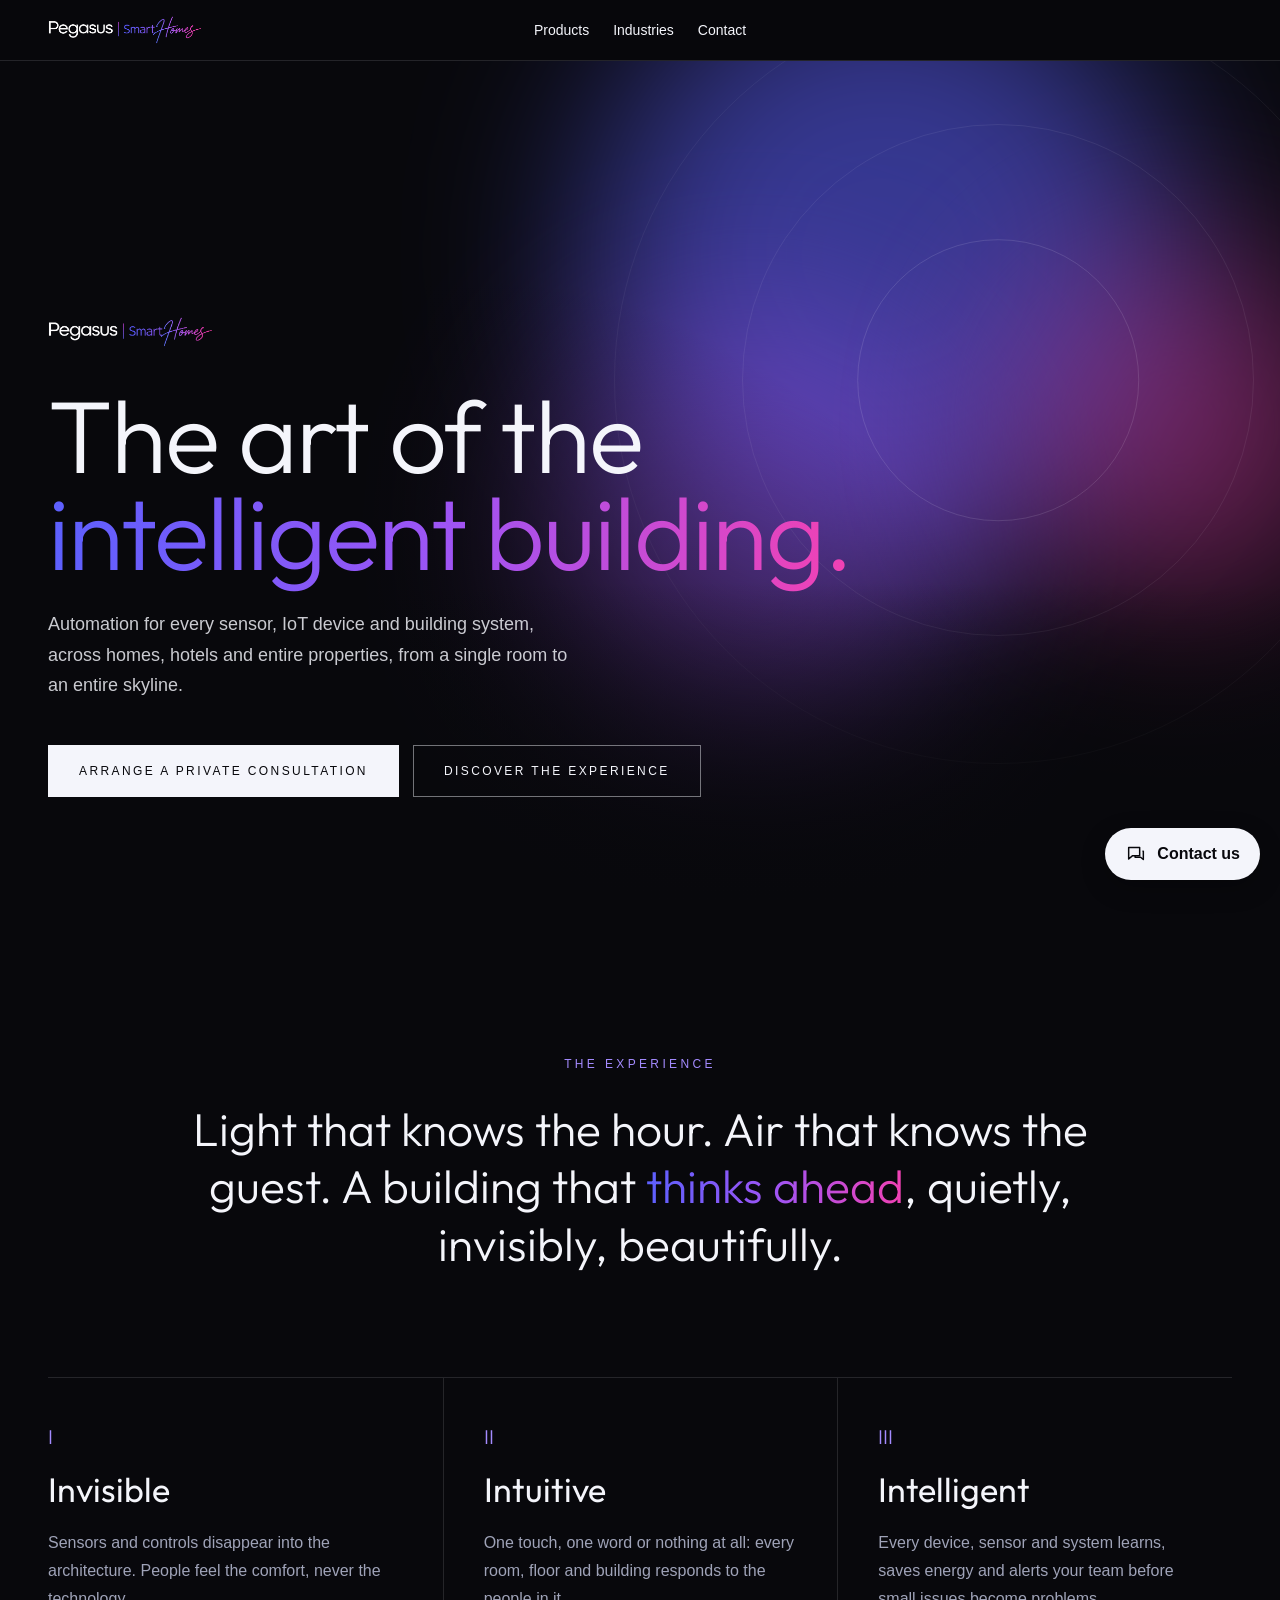
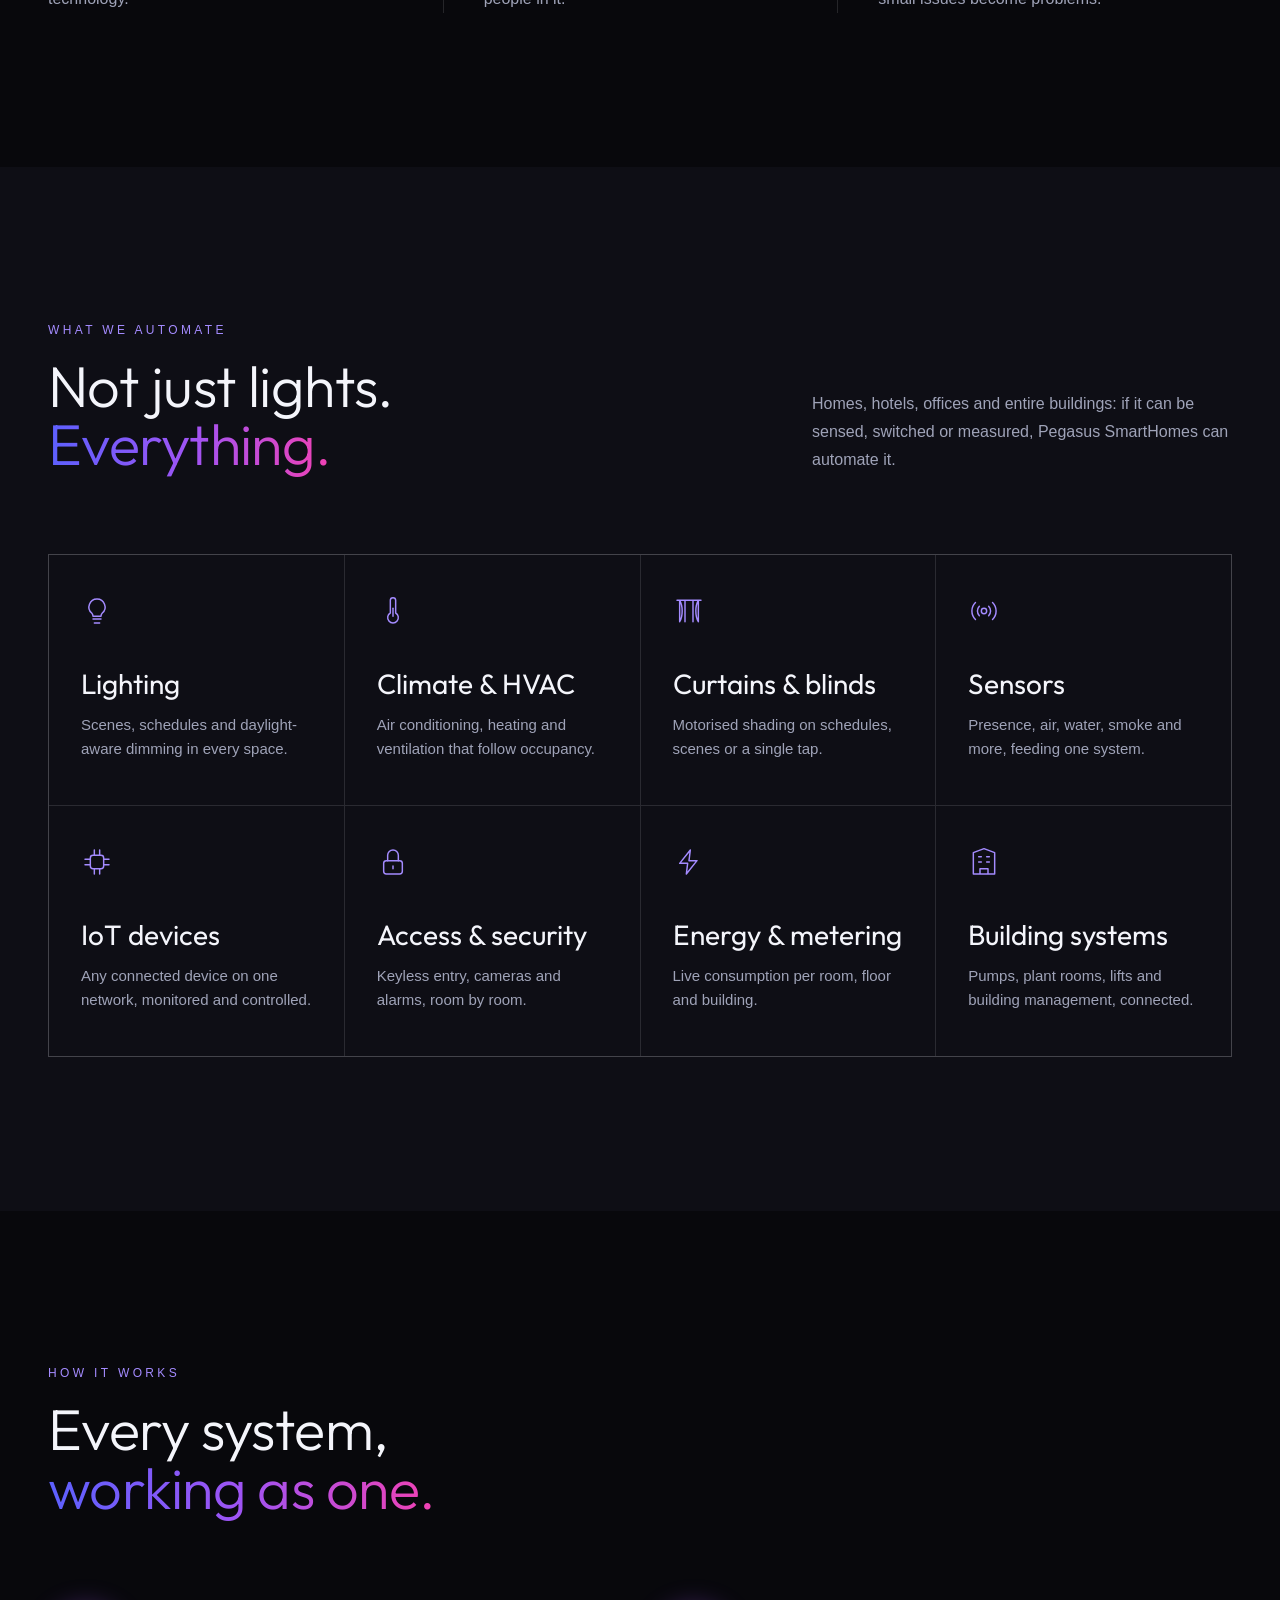
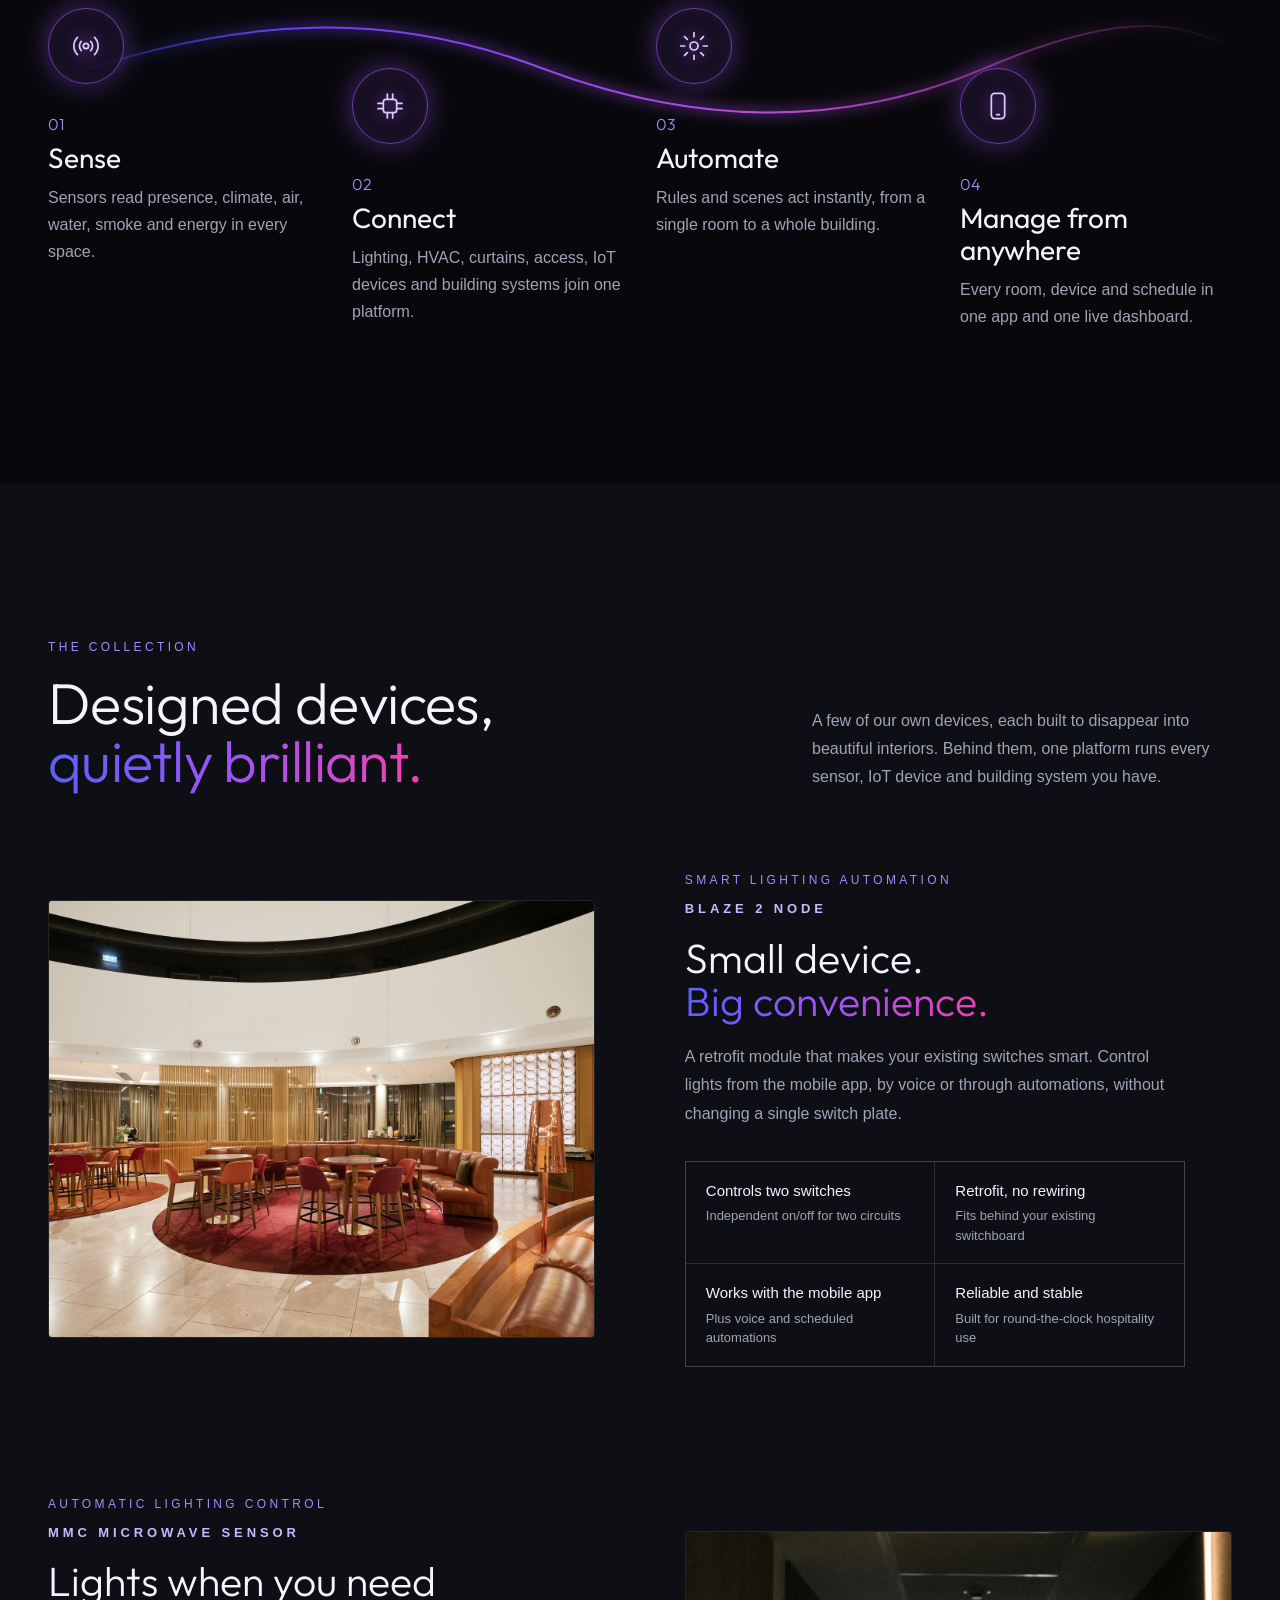
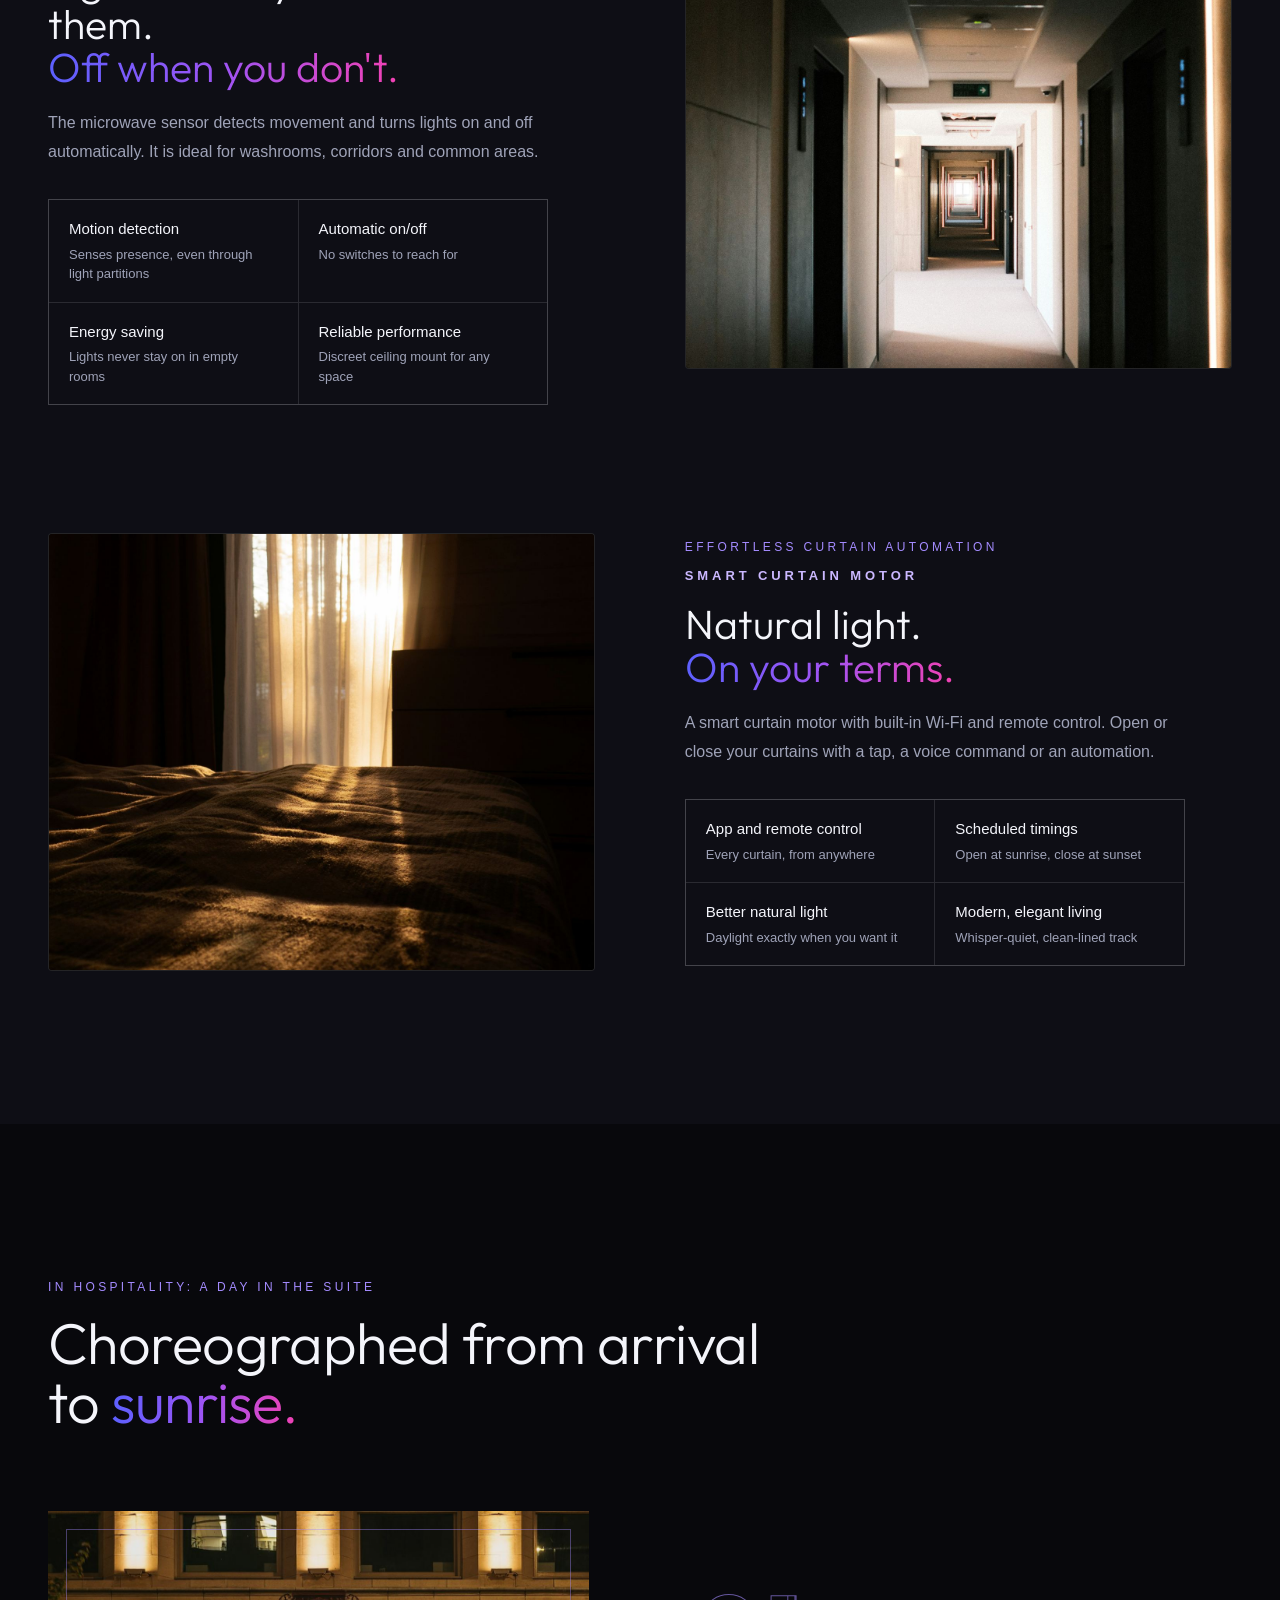
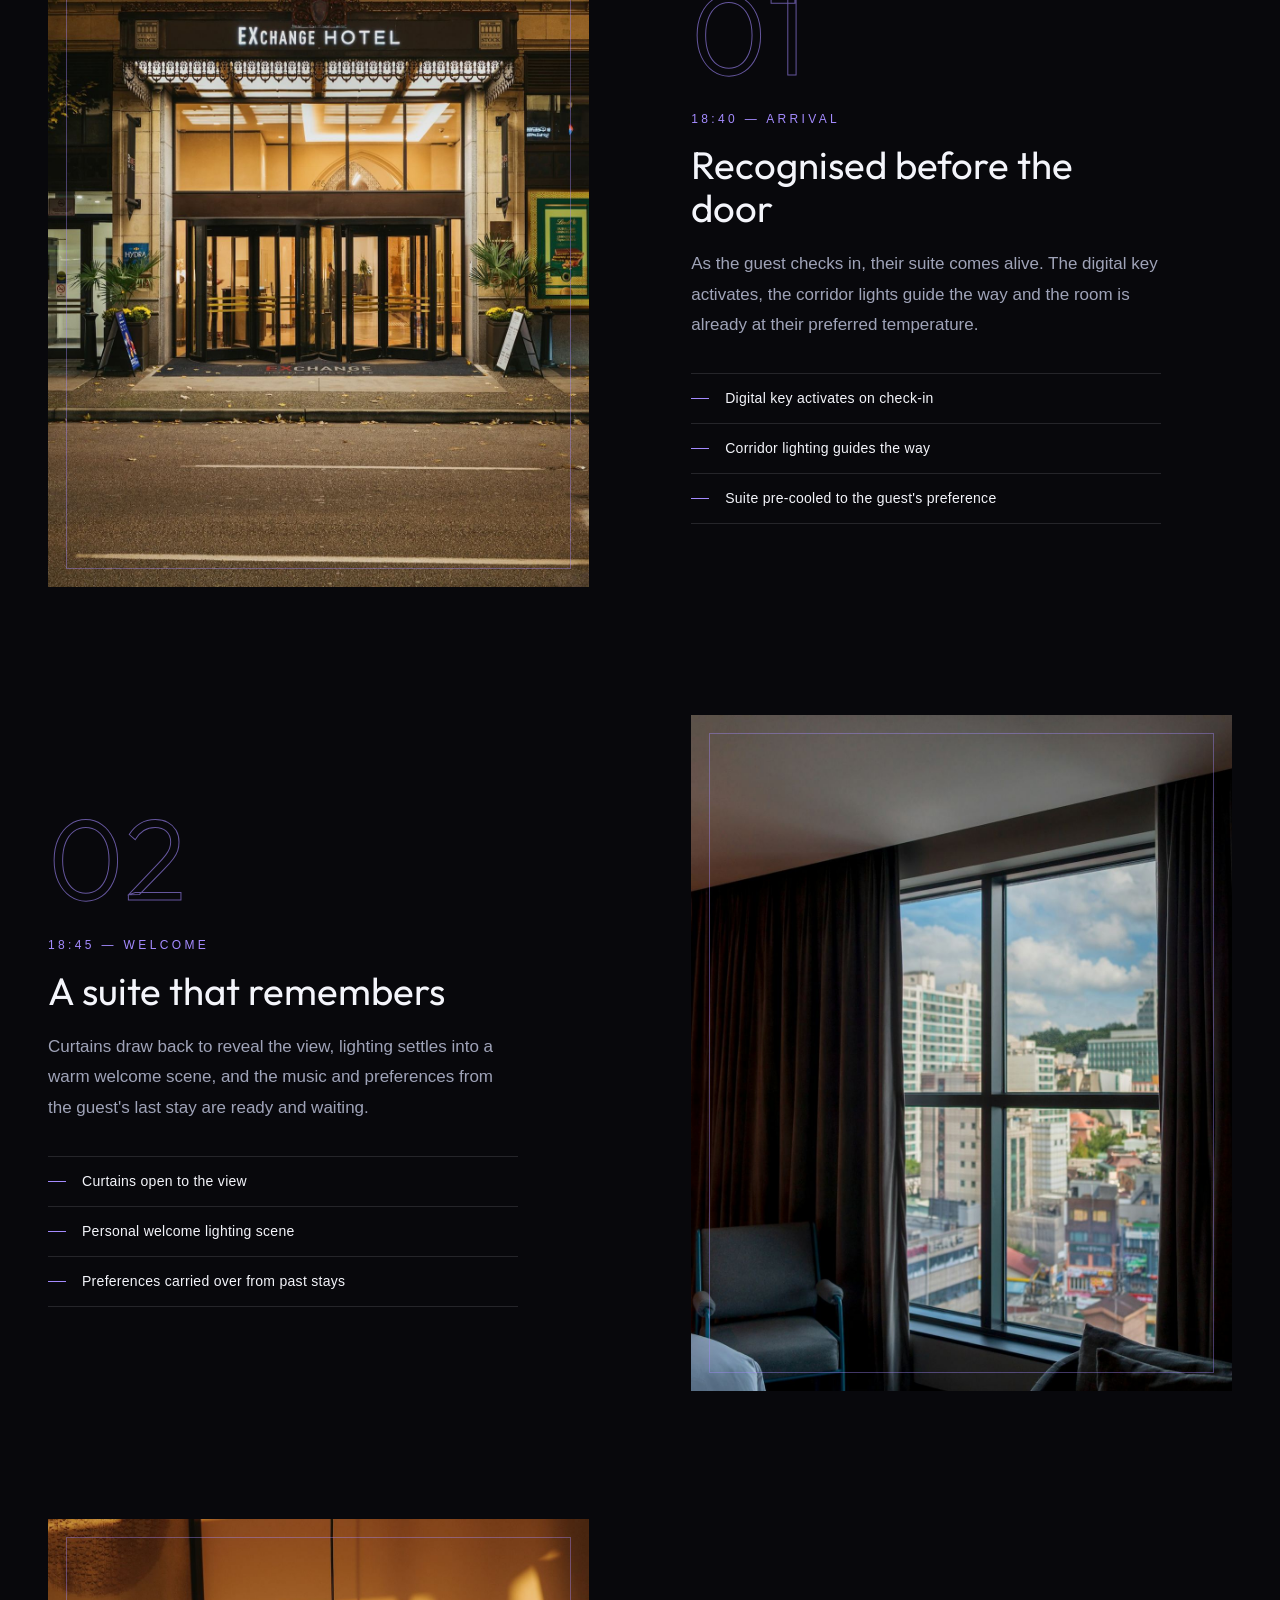
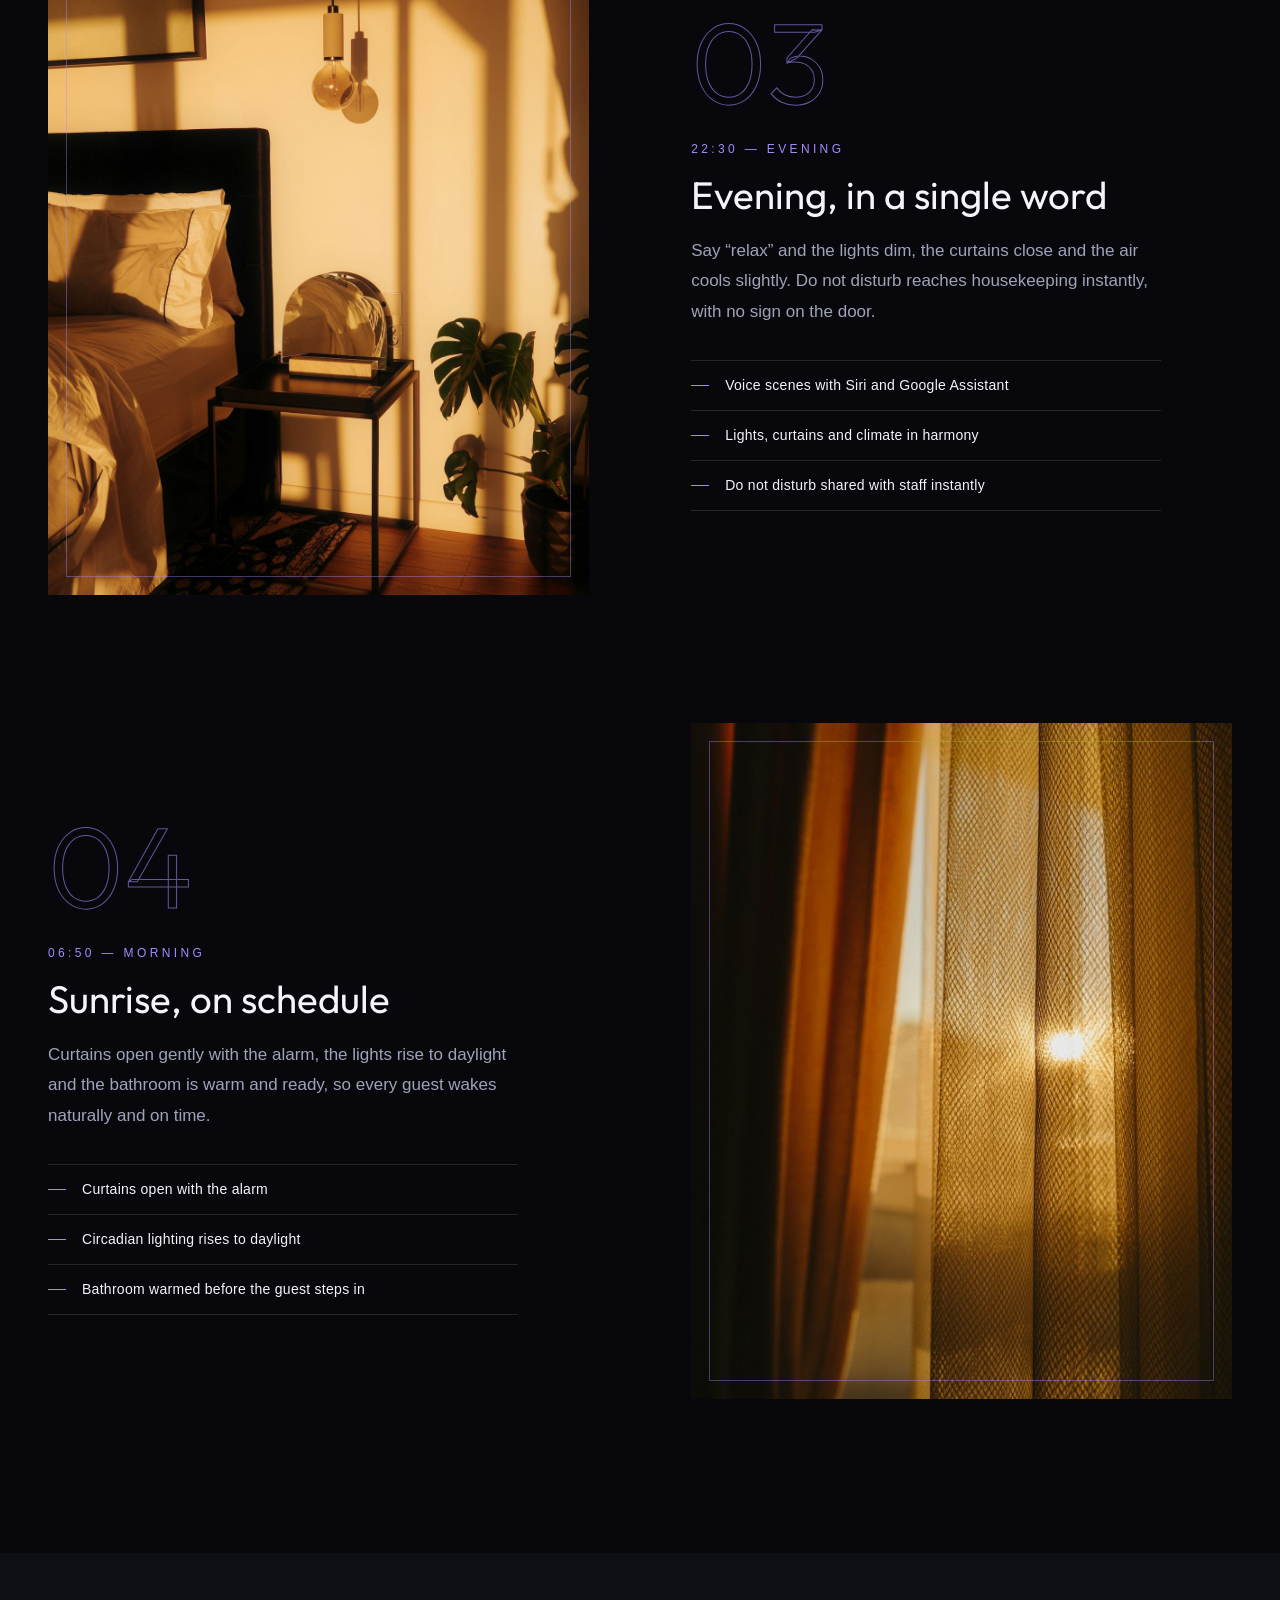
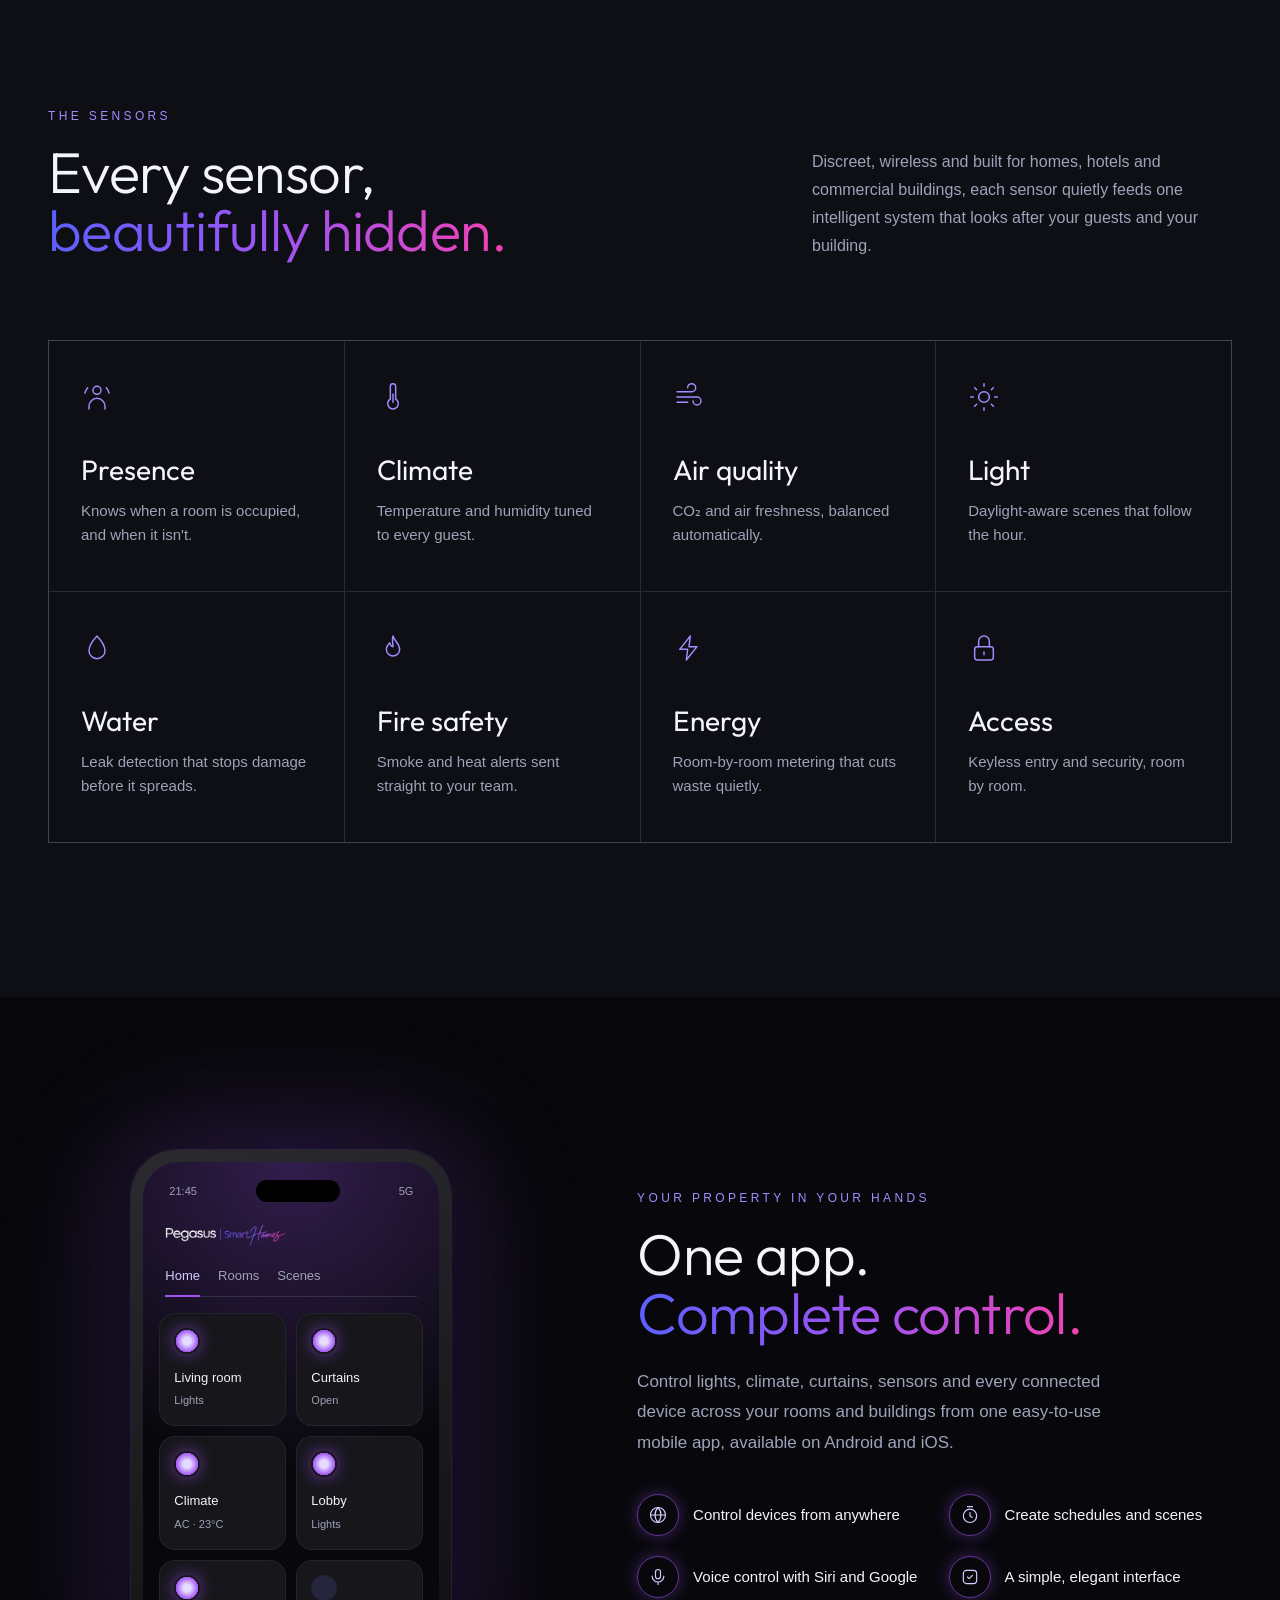
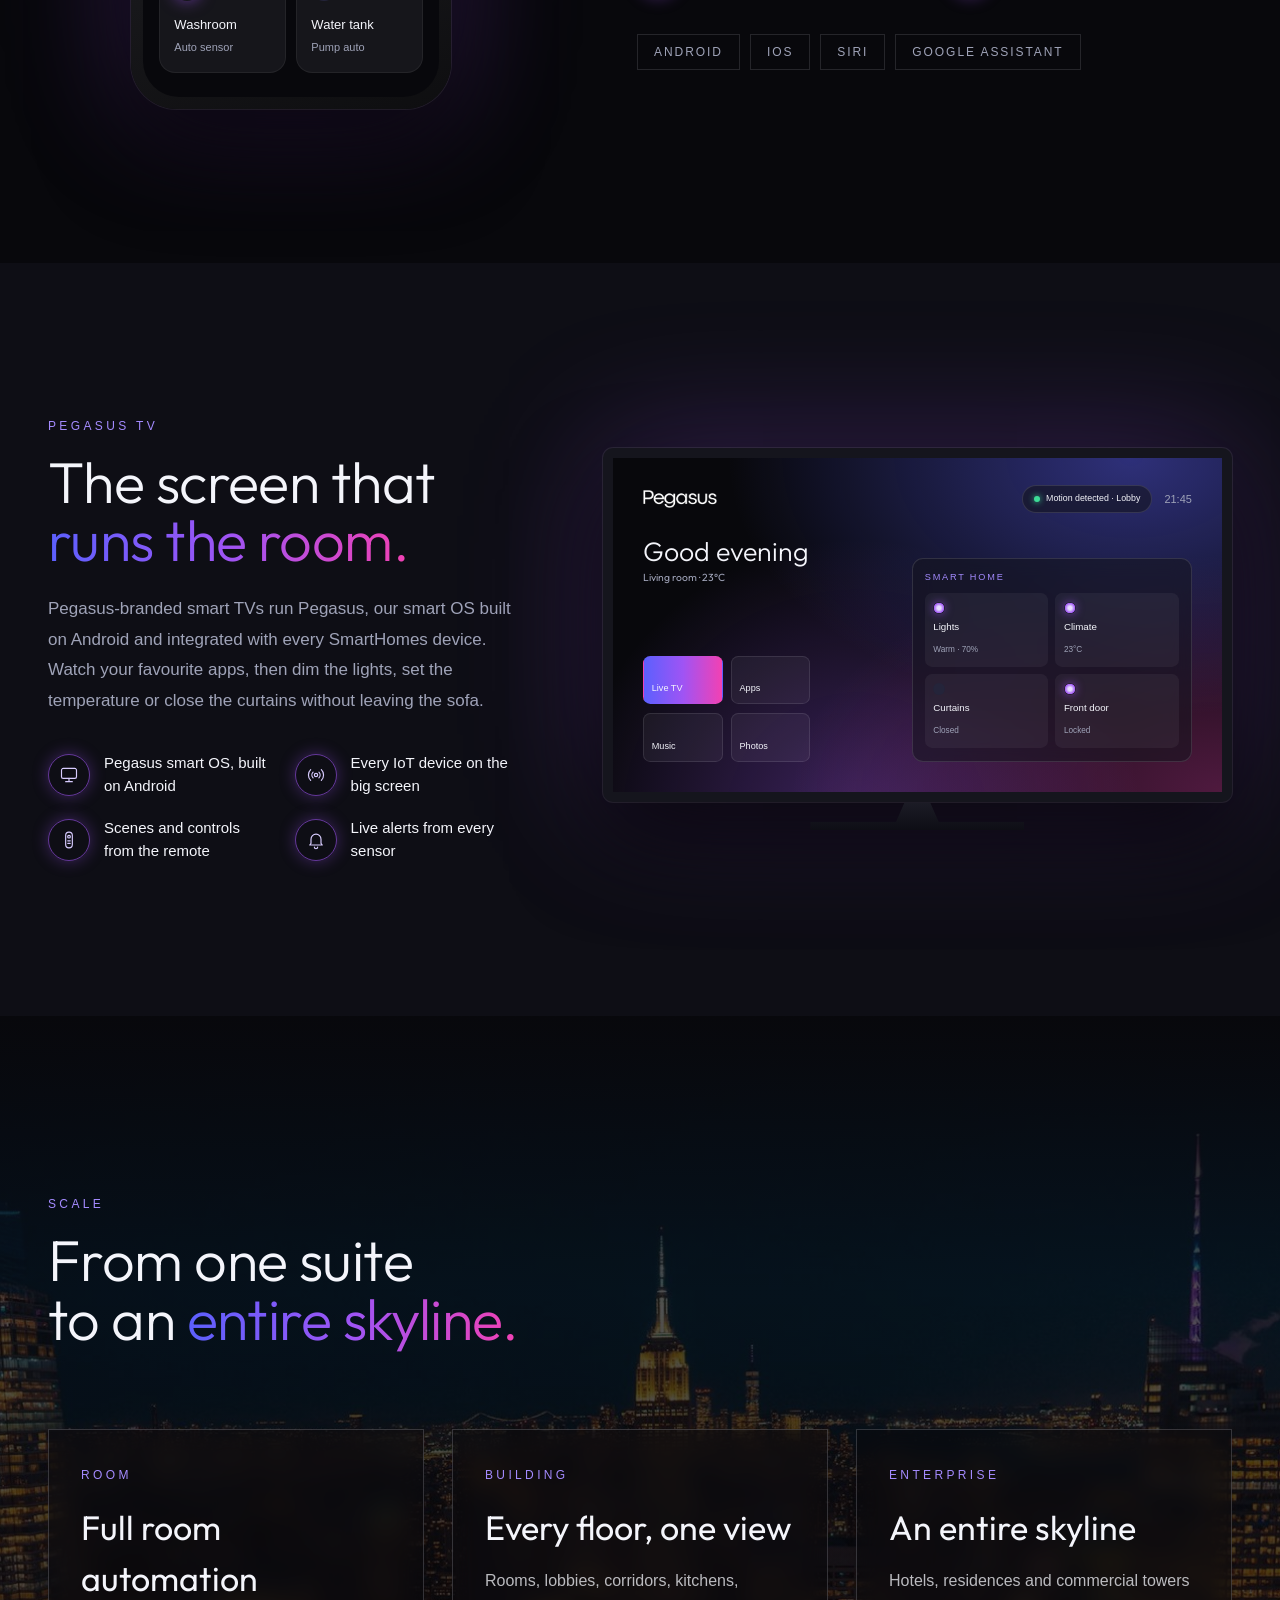
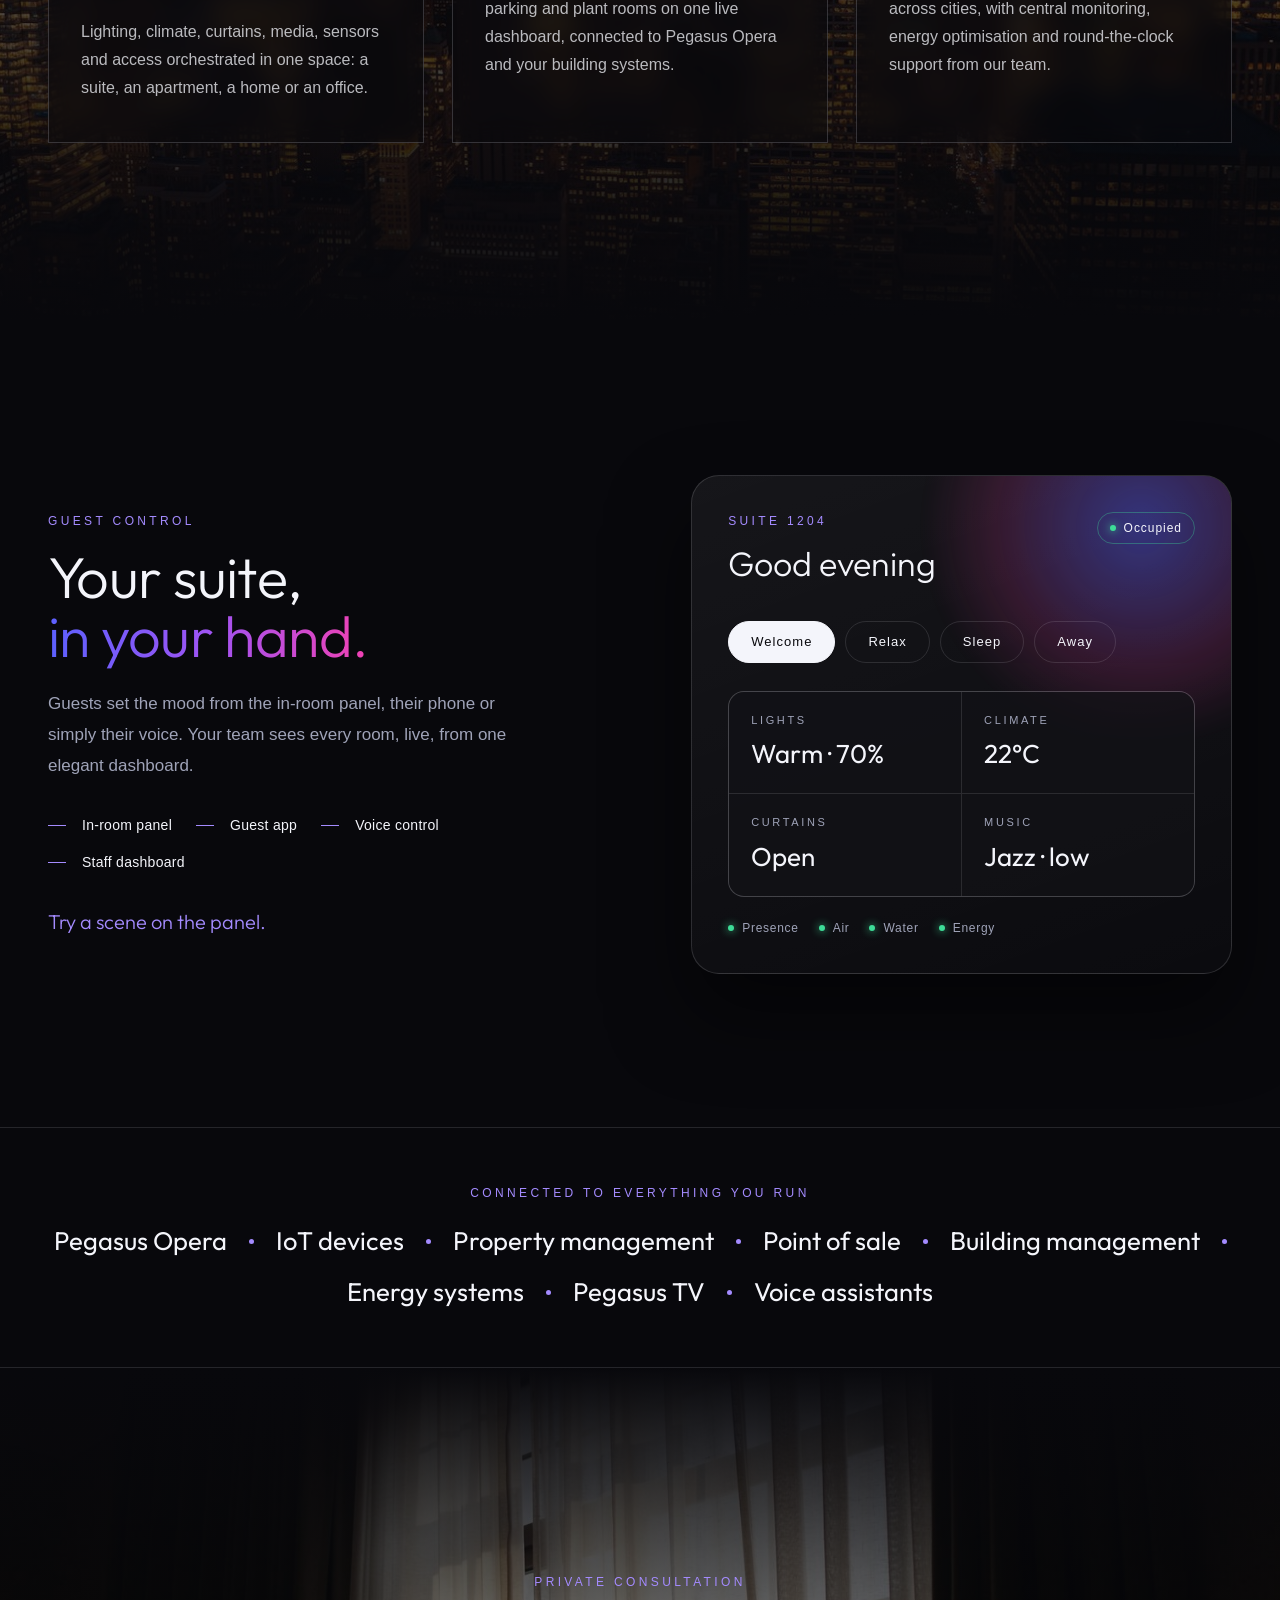
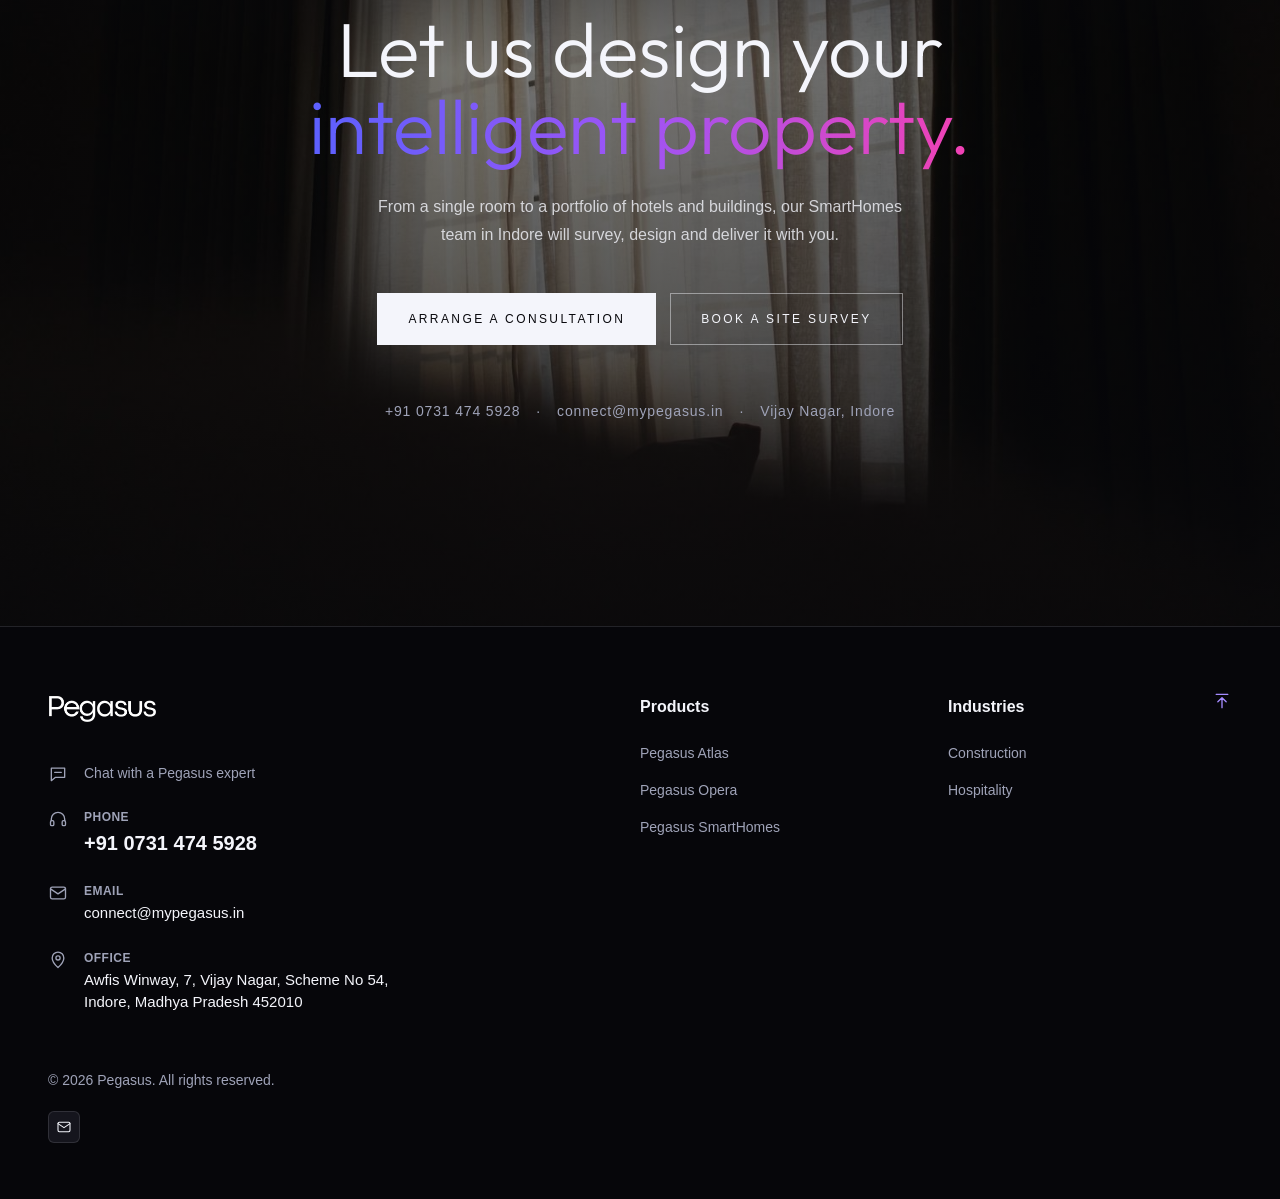
<file: public/smarthomes.html>
<!DOCTYPE html>
<html lang="en">
<head>
  <meta charset="UTF-8">
  <meta name="viewport" content="width=device-width, initial-scale=1.0">
  <meta name="description" content="Automate lights, climate, curtains, sensors, IoT devices and buildings with Pegasus SmartHomes and Pegasus TV. Smart home and hotel automation from Indore.">
  <title>Pegasus SmartHomes | Smart Home, Hotel &amp; Building Automation</title>
  <!-- seo:start (generated by tools/seo/seo.py) -->
  <meta name="robots" content="index, follow, max-image-preview:large">
  <link rel="canonical" href="https://smarthomes.mypegasus.in/">
  <meta property="og:site_name" content="Pegasus">
  <meta property="og:locale" content="en_IN">
  <meta property="og:type" content="website">
  <meta property="og:url" content="https://smarthomes.mypegasus.in/">
  <meta property="og:title" content="Pegasus SmartHomes | Smart Home, Hotel &amp; Building Automation">
  <meta property="og:description" content="Automate lights, climate, curtains, sensors, IoT devices and buildings with Pegasus SmartHomes and Pegasus TV. Smart home and hotel automation from Indore.">
  <meta property="og:image" content="https://mypegasus.in/assets/images/og/smarthomes.png">
  <meta property="og:image:alt" content="Pegasus SmartHomes">
  <meta name="twitter:card" content="summary_large_image">
  <meta name="twitter:title" content="Pegasus SmartHomes | Smart Home, Hotel &amp; Building Automation">
  <meta name="twitter:description" content="Automate lights, climate, curtains, sensors, IoT devices and buildings with Pegasus SmartHomes and Pegasus TV. Smart home and hotel automation from Indore.">
  <meta name="twitter:image" content="https://mypegasus.in/assets/images/og/smarthomes.png">
  <script type="application/ld+json">
{
  "@context": "https://schema.org",
  "@graph": [
    {
      "@type": "Organization",
      "@id": "https://mypegasus.in/#organization",
      "name": "Pegasus",
      "url": "https://mypegasus.in/",
      "logo": {
        "@type": "ImageObject",
        "url": "https://mypegasus.in/assets/images/logo.png",
        "width": 432,
        "height": 111
      },
      "email": "connect@mypegasus.in",
      "telephone": "+91-731-474-5928",
      "address": {
        "@type": "PostalAddress",
        "streetAddress": "Awfis Winway, 7, Vijay Nagar, Scheme No 54",
        "addressLocality": "Indore",
        "addressRegion": "Madhya Pradesh",
        "postalCode": "452010",
        "addressCountry": "IN"
      },
      "contactPoint": {
        "@type": "ContactPoint",
        "contactType": "sales",
        "telephone": "+91-731-474-5928",
        "email": "connect@mypegasus.in"
      }
    },
    {
      "@type": "WebSite",
      "@id": "https://mypegasus.in/#website",
      "url": "https://mypegasus.in/",
      "name": "Pegasus",
      "publisher": {
        "@id": "https://mypegasus.in/#organization"
      }
    },
    {
      "@type": "WebPage",
      "@id": "https://smarthomes.mypegasus.in/#webpage",
      "url": "https://smarthomes.mypegasus.in/",
      "name": "Pegasus SmartHomes | Smart Home, Hotel & Building Automation",
      "description": "Automate lights, climate, curtains, sensors, IoT devices and buildings with Pegasus SmartHomes and Pegasus TV. Smart home and hotel automation from Indore.",
      "isPartOf": {
        "@id": "https://mypegasus.in/#website"
      },
      "about": {
        "@id": "https://mypegasus.in/#organization"
      },
      "primaryImageOfPage": {
        "@type": "ImageObject",
        "url": "https://mypegasus.in/assets/images/og/smarthomes.png"
      },
      "inLanguage": "en-IN",
      "breadcrumb": {
        "@id": "https://smarthomes.mypegasus.in/#breadcrumb"
      }
    },
    {
      "@type": "BreadcrumbList",
      "@id": "https://smarthomes.mypegasus.in/#breadcrumb",
      "itemListElement": [
        {
          "@type": "ListItem",
          "position": 1,
          "name": "Pegasus",
          "item": "https://mypegasus.in/"
        },
        {
          "@type": "ListItem",
          "position": 2,
          "name": "SmartHomes",
          "item": "https://smarthomes.mypegasus.in/"
        }
      ]
    },
    {
      "@type": "Service",
      "name": "Pegasus SmartHomes",
      "serviceType": "Smart home, hotel and building automation",
      "description": "Automate lights, climate, curtains, sensors, IoT devices and buildings with Pegasus SmartHomes and Pegasus TV. Smart home and hotel automation from Indore.",
      "url": "https://smarthomes.mypegasus.in/",
      "provider": {
        "@id": "https://mypegasus.in/#organization"
      },
      "image": "https://mypegasus.in/assets/images/og/smarthomes.png"
    }
  ]
}
  </script>
  <!-- seo:end -->
  <link rel="icon" type="image/png" href="assets/favicon/favicon-96x96.png" sizes="96x96">
  <link rel="icon" type="image/svg+xml" href="assets/favicon/favicon.svg">
  <link rel="shortcut icon" href="assets/favicon/favicon.ico">
  <link rel="apple-touch-icon" sizes="180x180" href="assets/favicon/apple-touch-icon.png">
  <link rel="manifest" href="assets/favicon/site.webmanifest">
  <meta name="theme-color" content="#0b0b0c">
  <link rel="preconnect" href="https://fonts.googleapis.com">
  <link rel="preconnect" href="https://fonts.gstatic.com" crossorigin>
  <link rel="stylesheet" href="https://fonts.googleapis.com/css2?family=Outfit:wght@200;300;400;500&display=swap">
  <link rel="stylesheet" href="css/styles.css">
  <link rel="stylesheet" href="css/smarthomes.css">
  <script src="js/main.js" defer></script>
</head>
<body id="top" class="theme-dark">
  <!-- ===== Navbar (ref: docs/navbar.png, docs/navbar_link_hover.png) ===== -->
  <header class="navbar">
    <div class="container navbar__inner">
      <a href="https://smarthomes.mypegasus.in/" class="navbar__logo navbar__logo--smarthomes" aria-label="Pegasus SmartHomes home">
        <img src="assets/images/pegasus-smarthomes-logo.png" alt="Pegasus SmartHomes" width="1200" height="218">
      </a>

      <nav id="primary-nav" class="navbar__nav" aria-label="Primary">
        <ul class="navbar__links">
          <li class="nav-item">
            <button class="nav-link" aria-expanded="false" aria-controls="menu-products">Products</button>
            <div class="mega" id="menu-products">
              <div class="mega__inner">
                <div class="mega__col">
                  <a class="mega__heading" href="https://mypegasus.in/#section-one">Industry ERP <svg class="mega__chevron" viewBox="0 0 16 16" aria-hidden="true"><path d="M6 3l5 5-5 5" fill="none" stroke="currentColor" stroke-width="1.5" stroke-linecap="round" stroke-linejoin="round"/></svg></a>
                  <ul class="mega__list">
                    <li><a href="https://mypegasus.in/construction">Pegasus Atlas &middot; Construction</a></li>
                    <li><a href="https://mypegasus.in/hospitality">Pegasus Opera &middot; Hospitality</a></li>
                  </ul>
                </div>
                <a class="mega__feature" href="https://smarthomes.mypegasus.in/">
                  <img src="assets/images/pegasus-smarthomes-logo.png" alt="Pegasus SmartHomes" width="1200" height="218">
                  <span class="mega__feature-text">Hospitality automation with every sensor you need, from a single smart room to a whole enterprise building.</span>
                  <span class="mega__feature-link">Explore SmartHomes <svg viewBox="0 0 16 16" aria-hidden="true"><path d="M6 3l5 5-5 5" fill="none" stroke="currentColor" stroke-width="1.6" stroke-linecap="round" stroke-linejoin="round"/></svg></span>
                </a>
              </div>
            </div>
          </li>
          <li class="nav-item">
            <button class="nav-link" aria-expanded="false" aria-controls="menu-industries">Industries</button>
            <div class="mega" id="menu-industries">
              <div class="mega__inner">
                <div class="mega__col">
                  <a class="mega__heading" href="https://mypegasus.in/construction">Construction <svg class="mega__chevron" viewBox="0 0 16 16" aria-hidden="true"><path d="M6 3l5 5-5 5" fill="none" stroke="currentColor" stroke-width="1.5" stroke-linecap="round" stroke-linejoin="round"/></svg></a>
                  <ul class="mega__list">
                    <li><a href="https://mypegasus.in/construction">Pegasus Atlas</a></li>
                  </ul>
                </div>
                <div class="mega__col">
                  <a class="mega__heading" href="https://mypegasus.in/hospitality">Hospitality <svg class="mega__chevron" viewBox="0 0 16 16" aria-hidden="true"><path d="M6 3l5 5-5 5" fill="none" stroke="currentColor" stroke-width="1.5" stroke-linecap="round" stroke-linejoin="round"/></svg></a>
                  <ul class="mega__list">
                    <li><a href="https://mypegasus.in/hospitality">Pegasus Opera</a></li>
                    <li><a href="https://smarthomes.mypegasus.in/">Pegasus SmartHomes</a></li>
                  </ul>
                </div>
              </div>
            </div>
          </li>
          <li class="nav-item">
            <button class="nav-link" aria-expanded="false" aria-controls="menu-about">Contact</button>
            <div class="mega" id="menu-about">
              <div class="mega__inner">
                <div class="mega__col">
                  <span class="mega__heading">Get in touch</span>
                  <ul class="mega__list">
                    <li><a href="mailto:connect@mypegasus.in">connect@mypegasus.in</a></li>
                    <li><a href="tel:+917314745928">+91 0731 474 5928</a></li>
                    <li><a href="https://www.google.com/maps/search/?api=1&amp;query=Awfis+Winway+Vijay+Nagar+Scheme+No+54+Indore+452010" target="_blank" rel="noopener">Indore office</a></li>
                  </ul>
                </div>
              </div>
            </div>
          </li>
        </ul>
      </nav>

      <div class="navbar__actions">
        <button class="navbar__toggle" aria-label="Toggle menu" aria-expanded="false" aria-controls="primary-nav">
          <span></span><span></span><span></span>
        </button>
      </div>
    </div>
  </header>

  <main class="lx">
    <!-- ===== Hero ===== -->
    <section class="lx-hero">
      <div class="lx-hero__aura" aria-hidden="true">
        <span class="lx-hero__glow lx-hero__glow--indigo"></span>
        <span class="lx-hero__glow lx-hero__glow--violet"></span>
        <span class="lx-hero__glow lx-hero__glow--pink"></span>
        <span class="lx-hero__rings"><i></i><i></i><i></i></span>
      </div>
      <div class="container lx-hero__inner">
        <img class="lx-hero__logo" src="assets/images/pegasus-smarthomes-logo.png" alt="Pegasus SmartHomes" width="1200" height="218">
        <h1 class="lx-hero__title">The art of the<br><em>intelligent building.</em></h1>
        <p class="lx-hero__text">Automation for every sensor, IoT device and building system, across homes, hotels and entire properties, from a single room to an entire skyline.</p>
        <div class="lx-actions">
          <a href="mailto:connect@mypegasus.in?subject=Pegasus%20SmartHomes%20consultation" class="lx-btn lx-btn--solid">Arrange a private consultation</a>
          <a href="#the-experience" class="lx-btn">Discover the experience</a>
        </div>
      </div>
      <a href="#the-experience" class="lx-scroll" aria-label="Scroll to the experience"><span>Scroll</span><i></i></a>
    </section>

    <!-- ===== Manifesto ===== -->
    <section id="the-experience" class="lx-section lx-manifesto">
      <div class="container">
        <p class="lx-eyebrow lx-reveal">The experience</p>
        <p class="lx-statement lx-reveal">Light that knows the hour. Air that knows the guest. A building that <em>thinks ahead</em>, quietly, invisibly, beautifully.</p>
        <div class="lx-pillars">
          <div class="lx-pillar lx-reveal">
            <span class="lx-pillar__num">I</span>
            <h3>Invisible</h3>
            <p>Sensors and controls disappear into the architecture. People feel the comfort, never the technology.</p>
          </div>
          <div class="lx-pillar lx-reveal">
            <span class="lx-pillar__num">II</span>
            <h3>Intuitive</h3>
            <p>One touch, one word or nothing at all: every room, floor and building responds to the people in it.</p>
          </div>
          <div class="lx-pillar lx-reveal">
            <span class="lx-pillar__num">III</span>
            <h3>Intelligent</h3>
            <p>Every device, sensor and system learns, saves energy and alerts your team before small issues become problems.</p>
          </div>
        </div>
      </div>
    </section>

    <!-- ===== What we automate ===== -->
    <section class="lx-section lx-section--alt">
      <div class="container">
        <header class="lx-head lx-head--split lx-reveal">
          <div>
            <p class="lx-eyebrow">What we automate</p>
            <h2 class="lx-title">Not just lights.<br><em>Everything.</em></h2>
          </div>
          <p class="lx-head__text">Homes, hotels, offices and entire buildings: if it can be sensed, switched or measured, Pegasus SmartHomes can automate it.</p>
        </header>
        <div class="lx-sensors">
          <div class="lx-sensor lx-reveal">
            <svg viewBox="0 0 24 24" aria-hidden="true"><path d="M9 18h6M10 21h4M12 3a6 6 0 0 0-4 10.5c.7.7 1 1.5 1 2.5h6c0-1 .3-1.8 1-2.5A6 6 0 0 0 12 3z"/></svg>
            <h3>Lighting</h3>
            <p>Scenes, schedules and daylight-aware dimming in every space.</p>
          </div>
          <div class="lx-sensor lx-reveal">
            <svg viewBox="0 0 24 24" aria-hidden="true"><path d="M10 4a2 2 0 0 1 4 0v9.5a4 4 0 1 1-4 0z"/><path d="M12 10v6"/></svg>
            <h3>Climate &amp; HVAC</h3>
            <p>Air conditioning, heating and ventilation that follow occupancy.</p>
          </div>
          <div class="lx-sensor lx-reveal">
            <svg viewBox="0 0 24 24" aria-hidden="true"><path d="M3 4h18M5 4v16M19 4v16M5 20c2.5-4 2.5-12 0-16M19 20c-2.5-4-2.5-12 0-16M9 4v16M15 4v16"/></svg>
            <h3>Curtains &amp; blinds</h3>
            <p>Motorised shading on schedules, scenes or a single tap.</p>
          </div>
          <div class="lx-sensor lx-reveal">
            <svg viewBox="0 0 24 24" aria-hidden="true"><circle cx="12" cy="12" r="2"/><path d="M8.5 8.5a5 5 0 0 0 0 7M15.5 8.5a5 5 0 0 1 0 7M5.6 5.6a9 9 0 0 0 0 12.8M18.4 5.6a9 9 0 0 1 0 12.8"/></svg>
            <h3>Sensors</h3>
            <p>Presence, air, water, smoke and more, feeding one system.</p>
          </div>
          <div class="lx-sensor lx-reveal">
            <svg viewBox="0 0 24 24" aria-hidden="true"><rect x="7" y="7" width="10" height="10" rx="2"/><path d="M10 3v4M14 3v4M10 17v4M14 17v4M3 10h4M3 14h4M17 10h4M17 14h4"/></svg>
            <h3>IoT devices</h3>
            <p>Any connected device on one network, monitored and controlled.</p>
          </div>
          <div class="lx-sensor lx-reveal">
            <svg viewBox="0 0 24 24" aria-hidden="true"><rect x="5" y="11" width="14" height="10" rx="2"/><path d="M8 11V7a4 4 0 0 1 8 0v4M12 15v2"/></svg>
            <h3>Access &amp; security</h3>
            <p>Keyless entry, cameras and alarms, room by room.</p>
          </div>
          <div class="lx-sensor lx-reveal">
            <svg viewBox="0 0 24 24" aria-hidden="true"><path d="M13 3L5 13h6l-1 8 8-10h-6z"/></svg>
            <h3>Energy &amp; metering</h3>
            <p>Live consumption per room, floor and building.</p>
          </div>
          <div class="lx-sensor lx-reveal">
            <svg viewBox="0 0 24 24" aria-hidden="true"><path d="M4 21V5l8-3 8 3v16M4 21h16M9 21v-4h6v4M8 8h2M14 8h2M8 12h2M14 12h2"/></svg>
            <h3>Building systems</h3>
            <p>Pumps, plant rooms, lifts and building management, connected.</p>
          </div>
        </div>
      </div>
    </section>

    <!-- ===== How it works ===== -->
    <section class="lx-section lx-how">
      <div class="container">
        <header class="lx-head lx-reveal">
          <p class="lx-eyebrow">How it works</p>
          <h2 class="lx-title">Every system,<br><em>working as one.</em></h2>
        </header>
        <div class="lx-how__track">
          <svg class="lx-wave" viewBox="0 0 1200 200" preserveAspectRatio="none" aria-hidden="true">
            <defs>
              <linearGradient id="lx-wave-grad" x1="0" x2="1">
                <stop offset="0" stop-color="#2f63f5" stop-opacity="0"/>
                <stop offset=".2" stop-color="#6a3ef2"/>
                <stop offset=".6" stop-color="#b44fe0"/>
                <stop offset="1" stop-color="#e24fc9" stop-opacity="0"/>
              </linearGradient>
            </defs>
            <path class="lx-wave__glow" d="M0 120 C 200 20, 350 20, 500 100 S 800 190, 950 100 S 1150 40, 1200 70"/>
            <path class="lx-wave__line" d="M0 120 C 200 20, 350 20, 500 100 S 800 190, 950 100 S 1150 40, 1200 70"/>
          </svg>
          <ol class="lx-steps">
          <li class="lx-step lx-reveal">
            <span class="lx-step__ring"><svg viewBox="0 0 24 24" aria-hidden="true"><circle cx="12" cy="12" r="2"/><path d="M8.5 8.5a5 5 0 0 0 0 7M15.5 8.5a5 5 0 0 1 0 7M5.6 5.6a9 9 0 0 0 0 12.8M18.4 5.6a9 9 0 0 1 0 12.8"/></svg></span>
            <span class="lx-step__num">01</span>
            <h3>Sense</h3>
            <p>Sensors read presence, climate, air, water, smoke and energy in every space.</p>
          </li>
          <li class="lx-step lx-reveal">
            <span class="lx-step__ring"><svg viewBox="0 0 24 24" aria-hidden="true"><rect x="7" y="7" width="10" height="10" rx="2"/><path d="M10 3v4M14 3v4M10 17v4M14 17v4M3 10h4M3 14h4M17 10h4M17 14h4"/></svg></span>
            <span class="lx-step__num">02</span>
            <h3>Connect</h3>
            <p>Lighting, HVAC, curtains, access, IoT devices and building systems join one platform.</p>
          </li>
          <li class="lx-step lx-reveal">
            <span class="lx-step__ring"><svg viewBox="0 0 24 24" aria-hidden="true"><circle cx="12" cy="12" r="3"/><path d="M12 2v3M12 19v3M2 12h3M19 12h3M4.9 4.9L7 7M17 17l2.1 2.1M4.9 19.1L7 17M17 7l2.1-2.1"/></svg></span>
            <span class="lx-step__num">03</span>
            <h3>Automate</h3>
            <p>Rules and scenes act instantly, from a single room to a whole building.</p>
          </li>
          <li class="lx-step lx-reveal">
            <span class="lx-step__ring"><svg viewBox="0 0 24 24" aria-hidden="true"><rect x="7" y="2.5" width="10" height="19" rx="2.5"/><path d="M11 18.5h2"/></svg></span>
            <span class="lx-step__num">04</span>
            <h3>Manage from anywhere</h3>
            <p>Every room, device and schedule in one app and one live dashboard.</p>
          </li>
          </ol>
        </div>
      </div>
    </section>

    <!-- ===== The collection (products) ===== -->
    <section class="lx-section lx-section--alt lx-collection">
      <div class="container">
        <header class="lx-head lx-head--split lx-reveal">
          <div>
            <p class="lx-eyebrow">The collection</p>
            <h2 class="lx-title">Designed devices,<br><em>quietly brilliant.</em></h2>
          </div>
          <p class="lx-head__text">A few of our own devices, each built to disappear into beautiful interiors. Behind them, one platform runs every sensor, IoT device and building system you have.</p>
        </header>
        <!-- Each stage shows the device's automation flow over a real interior -->
        <article class="lx-product lx-product--node">
          <div class="lx-product__stage lx-reveal" style="--px: 76%; --py: 40%">
            <!-- Photo: Neon Wang / Unsplash (unsplash.com/license) -->
            <img src="assets/images/smarthomes/flow-node.jpg" alt="Hotel lounge with warm pendant and ceiling lighting" width="1400" height="1120" loading="lazy">
            <span class="lx-ping" aria-hidden="true"><i></i><i></i><i></i></span>
            <div class="lx-device" aria-hidden="true"><span class="lx-device__name"><i></i>Blaze 2 Node</span><span class="lx-device__room">Lounge</span><span class="lx-device__row">Pendants<b class="lx-toggle is-on"></b></span><span class="lx-device__row">Downlights<b class="lx-toggle is-on"></b></span></div>
            <ol class="lx-flow" aria-label="Blaze 2 Node automation flow"><li style="--i: 0"><span>01</span>Evening scene triggered</li><li style="--i: 1"><span>02</span>Pendants on &middot; 70%</li><li style="--i: 2"><span>03</span>Downlights dimmed to 40%</li></ol>
          </div>
          <div class="lx-product__text lx-reveal">
            <p class="lx-eyebrow">Smart lighting automation</p>
            <p class="lx-product__name">Blaze 2 Node</p>
            <h3 class="lx-product__title">Small device.<br><em>Big convenience.</em></h3>
            <p class="lx-product__body">A retrofit module that makes your existing switches smart. Control lights from the mobile app, by voice or through automations, without changing a single switch plate.</p>
            <ul class="lx-product__feats"><li><strong>Controls two switches</strong><span>Independent on/off for two circuits</span></li><li><strong>Retrofit, no rewiring</strong><span>Fits behind your existing switchboard</span></li><li><strong>Works with the mobile app</strong><span>Plus voice and scheduled automations</span></li><li><strong>Reliable and stable</strong><span>Built for round-the-clock hospitality use</span></li></ul>
          </div>
        </article>
        <article class="lx-product lx-product--sensor lx-product--flip">
          <div class="lx-product__stage lx-reveal" style="--px: 53.4%; --py: 20.3%">
            <!-- Photo: Vitalii Khodzinskyi / Unsplash (unsplash.com/license) -->
            <img src="assets/images/smarthomes/flow-sensor.jpg" alt="Hotel corridor with a ceiling-mounted motion sensor" width="1400" height="1120" loading="lazy">
            <span class="lx-ping" aria-hidden="true"><i></i><i></i><i></i></span>
            <div class="lx-device" aria-hidden="true"><span class="lx-device__name"><i></i>MMC Sensor</span><span class="lx-device__room">Corridor, level 12</span><span class="lx-device__row">Presence<b class="lx-device__live">Live</b></span></div>
            <ol class="lx-flow" aria-label="MMC Microwave Sensor automation flow"><li style="--i: 0"><span>01</span>Motion detected</li><li style="--i: 1"><span>02</span>Corridor lights &middot; 100%</li><li style="--i: 2"><span>03</span>Auto-off after 2 min</li></ol>
          </div>
          <div class="lx-product__text lx-reveal">
            <p class="lx-eyebrow">Automatic lighting control</p>
            <p class="lx-product__name">MMC Microwave Sensor</p>
            <h3 class="lx-product__title">Lights when you need them.<br><em>Off when you don't.</em></h3>
            <p class="lx-product__body">The microwave sensor detects movement and turns lights on and off automatically. It is ideal for washrooms, corridors and common areas.</p>
            <ul class="lx-product__feats"><li><strong>Motion detection</strong><span>Senses presence, even through light partitions</span></li><li><strong>Automatic on/off</strong><span>No switches to reach for</span></li><li><strong>Energy saving</strong><span>Lights never stay on in empty rooms</span></li><li><strong>Reliable performance</strong><span>Discreet ceiling mount for any space</span></li></ul>
          </div>
        </article>
        <article class="lx-product lx-product--curtain">
          <div class="lx-product__stage lx-reveal" style="--px: 47%; --py: 25%">
            <!-- Photo: Anton Sobotyak / Unsplash (unsplash.com/license) -->
            <img src="assets/images/smarthomes/flow-curtain.jpg" alt="Morning sunlight through sheer curtains onto a bed" width="1400" height="1120" loading="lazy">
            <span class="lx-ping" aria-hidden="true"><i></i><i></i><i></i></span>
            <div class="lx-device" aria-hidden="true"><span class="lx-device__name"><i></i>Curtain Motor</span><span class="lx-device__room">Suite 1204</span><span class="lx-device__row">Open<b class="lx-device__pct">65%</b></span><span class="lx-device__bar"><i></i></span></div>
            <ol class="lx-flow" aria-label="Smart Curtain Motor automation flow"><li style="--i: 0"><span>01</span>06:50 &middot; Alarm</li><li style="--i: 1"><span>02</span>Curtains opening</li><li style="--i: 2"><span>03</span>Daylight scene on</li></ol>
          </div>
          <div class="lx-product__text lx-reveal">
            <p class="lx-eyebrow">Effortless curtain automation</p>
            <p class="lx-product__name">Smart Curtain Motor</p>
            <h3 class="lx-product__title">Natural light.<br><em>On your terms.</em></h3>
            <p class="lx-product__body">A smart curtain motor with built-in Wi-Fi and remote control. Open or close your curtains with a tap, a voice command or an automation.</p>
            <ul class="lx-product__feats"><li><strong>App and remote control</strong><span>Every curtain, from anywhere</span></li><li><strong>Scheduled timings</strong><span>Open at sunrise, close at sunset</span></li><li><strong>Better natural light</strong><span>Daylight exactly when you want it</span></li><li><strong>Modern, elegant living</strong><span>Whisper-quiet, clean-lined track</span></li></ul>
          </div>
        </article>
      </div>
    </section>

    <!-- ===== A day in the suite ===== -->
    <section class="lx-section">
      <div class="container">
        <header class="lx-head lx-reveal">
          <p class="lx-eyebrow">In hospitality: a day in the suite</p>
          <h2 class="lx-title">Choreographed from arrival<br>to <em>sunrise.</em></h2>
        </header>
        <!-- Photos (Unsplash): arrival @albert-stoynov, welcome @sung-jin-cho, evening @archee-lal, morning @fujiphilm -->
        <article class="lx-moment">
          <figure class="lx-moment__media lx-reveal">
            <img src="assets/images/smarthomes/arrival.jpg" alt="Elegant hotel entrance glowing at night" width="1200" height="1500" loading="lazy">
          </figure>
          <div class="lx-moment__text lx-reveal">
            <span class="lx-moment__num">01</span>
            <p class="lx-eyebrow">18:40 <span aria-hidden="true">&mdash;</span> Arrival</p>
            <h3 class="lx-moment__title">Recognised before the door</h3>
            <p class="lx-moment__body">As the guest checks in, their suite comes alive. The digital key activates, the corridor lights guide the way and the room is already at their preferred temperature.</p>
            <ul class="lx-specs"><li>Digital key activates on check-in</li><li>Corridor lighting guides the way</li><li>Suite pre-cooled to the guest's preference</li></ul>
          </div>
        </article>
        <article class="lx-moment lx-moment--flip">
          <figure class="lx-moment__media lx-reveal">
            <img src="assets/images/smarthomes/welcome.jpg" alt="Hotel suite with a warm lamp and a city view through tall windows" width="1200" height="1500" loading="lazy">
          </figure>
          <div class="lx-moment__text lx-reveal">
            <span class="lx-moment__num">02</span>
            <p class="lx-eyebrow">18:45 <span aria-hidden="true">&mdash;</span> Welcome</p>
            <h3 class="lx-moment__title">A suite that remembers</h3>
            <p class="lx-moment__body">Curtains draw back to reveal the view, lighting settles into a warm welcome scene, and the music and preferences from the guest's last stay are ready and waiting.</p>
            <ul class="lx-specs"><li>Curtains open to the view</li><li>Personal welcome lighting scene</li><li>Preferences carried over from past stays</li></ul>
          </div>
        </article>
        <article class="lx-moment">
          <figure class="lx-moment__media lx-reveal">
            <img src="assets/images/smarthomes/evening.jpg" alt="Bedroom bathed in warm evening light" width="1200" height="1500" loading="lazy">
          </figure>
          <div class="lx-moment__text lx-reveal">
            <span class="lx-moment__num">03</span>
            <p class="lx-eyebrow">22:30 <span aria-hidden="true">&mdash;</span> Evening</p>
            <h3 class="lx-moment__title">Evening, in a single word</h3>
            <p class="lx-moment__body">Say “relax” and the lights dim, the curtains close and the air cools slightly. Do not disturb reaches housekeeping instantly, with no sign on the door.</p>
            <ul class="lx-specs"><li>Voice scenes with Siri and Google Assistant</li><li>Lights, curtains and climate in harmony</li><li>Do not disturb shared with staff instantly</li></ul>
          </div>
        </article>
        <article class="lx-moment lx-moment--flip">
          <figure class="lx-moment__media lx-reveal">
            <img src="assets/images/smarthomes/morning.jpg" alt="Morning sunlight glowing through sheer curtains" width="1200" height="1500" loading="lazy">
          </figure>
          <div class="lx-moment__text lx-reveal">
            <span class="lx-moment__num">04</span>
            <p class="lx-eyebrow">06:50 <span aria-hidden="true">&mdash;</span> Morning</p>
            <h3 class="lx-moment__title">Sunrise, on schedule</h3>
            <p class="lx-moment__body">Curtains open gently with the alarm, the lights rise to daylight and the bathroom is warm and ready, so every guest wakes naturally and on time.</p>
            <ul class="lx-specs"><li>Curtains open with the alarm</li><li>Circadian lighting rises to daylight</li><li>Bathroom warmed before the guest steps in</li></ul>
          </div>
        </article>
      </div>
    </section>

    <!-- ===== Sensors ===== -->
    <section class="lx-section lx-section--alt">
      <div class="container">
        <header class="lx-head lx-head--split lx-reveal">
          <div>
            <p class="lx-eyebrow">The sensors</p>
            <h2 class="lx-title">Every sensor,<br><em>beautifully hidden.</em></h2>
          </div>
          <p class="lx-head__text">Discreet, wireless and built for homes, hotels and commercial buildings, each sensor quietly feeds one intelligent system that looks after your guests and your building.</p>
        </header>
        <div class="lx-sensors">
          <div class="lx-sensor lx-reveal">
            <svg viewBox="0 0 24 24" aria-hidden="true"><circle cx="12" cy="7" r="3"/><path d="M6 21v-2a6 6 0 0 1 12 0v2M3 9a9 9 0 0 1 2-4M21 9a9 9 0 0 0-2-4"/></svg>
            <h3>Presence</h3>
            <p>Knows when a room is occupied, and when it isn't.</p>
          </div>
          <div class="lx-sensor lx-reveal">
            <svg viewBox="0 0 24 24" aria-hidden="true"><path d="M10 4a2 2 0 0 1 4 0v9.5a4 4 0 1 1-4 0z"/><path d="M12 10v6"/></svg>
            <h3>Climate</h3>
            <p>Temperature and humidity tuned to every guest.</p>
          </div>
          <div class="lx-sensor lx-reveal">
            <svg viewBox="0 0 24 24" aria-hidden="true"><path d="M3 8h11a3 3 0 1 0-3-3M3 12h15a3 3 0 1 1-3 3M3 16h8"/></svg>
            <h3>Air quality</h3>
            <p>CO₂ and air freshness, balanced automatically.</p>
          </div>
          <div class="lx-sensor lx-reveal">
            <svg viewBox="0 0 24 24" aria-hidden="true"><circle cx="12" cy="12" r="4"/><path d="M12 2v2M12 20v2M4 12H2M22 12h-2M5 5l1.5 1.5M17.5 17.5L19 19M5 19l1.5-1.5M17.5 6.5L19 5"/></svg>
            <h3>Light</h3>
            <p>Daylight-aware scenes that follow the hour.</p>
          </div>
          <div class="lx-sensor lx-reveal">
            <svg viewBox="0 0 24 24" aria-hidden="true"><path d="M12 3s6 6.5 6 11a6 6 0 0 1-12 0c0-4.5 6-11 6-11z"/></svg>
            <h3>Water</h3>
            <p>Leak detection that stops damage before it spreads.</p>
          </div>
          <div class="lx-sensor lx-reveal">
            <svg viewBox="0 0 24 24" aria-hidden="true"><path d="M12 3c1 4 5 5.5 5 10a5 5 0 0 1-10 0c0-2.5 1.5-4 2.5-5 .5 2 1.5 3 2.5 3 0-3-1-5 0-8z"/></svg>
            <h3>Fire safety</h3>
            <p>Smoke and heat alerts sent straight to your team.</p>
          </div>
          <div class="lx-sensor lx-reveal">
            <svg viewBox="0 0 24 24" aria-hidden="true"><path d="M13 3L5 13h6l-1 8 8-10h-6z"/></svg>
            <h3>Energy</h3>
            <p>Room-by-room metering that cuts waste quietly.</p>
          </div>
          <div class="lx-sensor lx-reveal">
            <svg viewBox="0 0 24 24" aria-hidden="true"><rect x="5" y="11" width="14" height="10" rx="2"/><path d="M8 11V7a4 4 0 0 1 8 0v4M12 15v2"/></svg>
            <h3>Access</h3>
            <p>Keyless entry and security, room by room.</p>
          </div>
        </div>
      </div>
    </section>

    <!-- ===== One app ===== -->
    <section class="lx-section lx-appsec">
      <div class="container lx-app">
        <div class="lx-app__phone lx-reveal" aria-hidden="true">
          <div class="lx-app__screen">
            <div class="lx-app__bar"><span>21:45</span><span class="lx-app__notch"></span><span>5G</span></div>
            <img class="lx-app__logo" src="assets/images/pegasus-smarthomes-logo.png" alt="" width="1200" height="218">
            <div class="lx-app__tabs"><span class="is-active">Home</span><span>Rooms</span><span>Scenes</span></div>
            <div class="lx-app__grid"><div class="lx-app__tile is-on"><i></i><strong>Living room</strong><span>Lights</span></div><div class="lx-app__tile is-on"><i></i><strong>Curtains</strong><span>Open</span></div><div class="lx-app__tile is-on"><i></i><strong>Climate</strong><span>AC &middot; 23°C</span></div><div class="lx-app__tile is-on"><i></i><strong>Lobby</strong><span>Lights</span></div><div class="lx-app__tile is-on"><i></i><strong>Washroom</strong><span>Auto sensor</span></div><div class="lx-app__tile"><i></i><strong>Water tank</strong><span>Pump auto</span></div></div>
          </div>
        </div>
        <div class="lx-app__text lx-reveal">
          <p class="lx-eyebrow">Your property in your hands</p>
          <h2 class="lx-title">One app.<br><em>Complete control.</em></h2>
          <p class="lx-control__body">Control lights, climate, curtains, sensors and every connected device across your rooms and buildings from one easy-to-use mobile app, available on Android and iOS.</p>
          <ul class="lx-app__feats">
            <li><svg viewBox="0 0 24 24" aria-hidden="true"><circle cx="12" cy="12" r="9"/><path d="M3 12h18M12 3c2.5 2.5 3.5 5.5 3.5 9S14.5 18.5 12 21c-2.5-2.5-3.5-5.5-3.5-9S9.5 5.5 12 3z"/></svg><span>Control devices from anywhere</span></li>
            <li><svg viewBox="0 0 24 24" aria-hidden="true"><circle cx="12" cy="13" r="8"/><path d="M12 9v4l2.5 2M9 2h6"/></svg><span>Create schedules and scenes</span></li>
            <li><svg viewBox="0 0 24 24" aria-hidden="true"><rect x="9" y="3" width="6" height="11" rx="3"/><path d="M5 11a7 7 0 0 0 14 0M12 18v3"/></svg><span>Voice control with Siri and Google</span></li>
            <li><svg viewBox="0 0 24 24" aria-hidden="true"><rect x="4" y="4" width="16" height="16" rx="4"/><path d="M9 12l2 2 4-4"/></svg><span>A simple, elegant interface</span></li>
          </ul>
          <p class="lx-app__stores"><span>Android</span><span>iOS</span><span>Siri</span><span>Google Assistant</span></p>
        </div>
      </div>
    </section>

    <!-- ===== Pegasus TV ===== -->
    <section class="lx-section lx-section--alt">
      <div class="container lx-tvsec">
        <div class="lx-tvsec__text lx-reveal">
          <p class="lx-eyebrow">Pegasus TV</p>
          <h2 class="lx-title">The screen that<br><em>runs the room.</em></h2>
          <p class="lx-control__body">Pegasus-branded smart TVs run Pegasus, our smart OS built on Android and integrated with every SmartHomes device. Watch your favourite apps, then dim the lights, set the temperature or close the curtains without leaving the sofa.</p>
          <ul class="lx-app__feats">
            <li><svg viewBox="0 0 24 24" aria-hidden="true"><rect x="3" y="4" width="18" height="12" rx="2"/><path d="M8 20h8M12 16v4"/></svg><span>Pegasus smart OS, built on Android</span></li>
            <li><svg viewBox="0 0 24 24" aria-hidden="true"><circle cx="12" cy="12" r="2"/><path d="M8.5 8.5a5 5 0 0 0 0 7M15.5 8.5a5 5 0 0 1 0 7M5.6 5.6a9 9 0 0 0 0 12.8M18.4 5.6a9 9 0 0 1 0 12.8"/></svg><span>Every IoT device on the big screen</span></li>
            <li><svg viewBox="0 0 24 24" aria-hidden="true"><rect x="8" y="2.5" width="8" height="19" rx="4"/><circle cx="12" cy="8" r="1.6"/><path d="M10.5 13h3M10.5 16h3"/></svg><span>Scenes and controls from the remote</span></li>
            <li><svg viewBox="0 0 24 24" aria-hidden="true"><path d="M6 16V11a6 6 0 0 1 12 0v5l1.5 2h-15z"/><path d="M10 20.5a2 2 0 0 0 4 0"/></svg><span>Live alerts from every sensor</span></li>
          </ul>
        </div>

        <!-- Illustrative Pegasus OS home screen -->
        <div class="lx-tv lx-reveal" aria-hidden="true">
          <div class="lx-tv__screen">
            <div class="lx-tv__bar">
              <img src="assets/images/pegasus-tv-logo.png" alt="" width="428" height="107">
              <span class="lx-tv__status"><span class="lx-tv__toast"><i></i>Motion detected &middot; Lobby</span>21:45</span>
            </div>
            <p class="lx-tv__hello">Good evening<span>Living room &middot; 23&deg;C</span></p>
            <div class="lx-tv__apps"><span>Live TV</span><span>Apps</span><span>Music</span><span>Photos</span></div>
            <div class="lx-tv__home">
              <p>Smart home</p>
              <div class="lx-tv__tiles"><div class="lx-tv__tile is-on"><i></i><strong>Lights</strong><span>Warm &middot; 70%</span></div><div class="lx-tv__tile is-on"><i></i><strong>Climate</strong><span>23&deg;C</span></div><div class="lx-tv__tile"><i></i><strong>Curtains</strong><span>Closed</span></div><div class="lx-tv__tile is-on"><i></i><strong>Front door</strong><span>Locked</span></div></div>
            </div>
          </div>
          <span class="lx-tv__stand"></span>
        </div>
      </div>
    </section>

    <!-- ===== Scale ===== -->
    <section class="lx-scale">
      <!-- Photo: Petar Avramoski / Unsplash (unsplash.com/license) -->
      <img class="lx-scale__bg" src="assets/images/sectors/construction.jpg" alt="" width="1600" height="900" loading="lazy">
      <div class="container lx-scale__inner">
        <header class="lx-head lx-reveal">
          <p class="lx-eyebrow">Scale</p>
          <h2 class="lx-title">From one suite<br>to an <em>entire skyline.</em></h2>
        </header>
        <div class="lx-tiers">
          <div class="lx-tier lx-reveal">
            <p class="lx-eyebrow">Room</p>
            <h3>Full room automation</h3>
            <p>Lighting, climate, curtains, media, sensors and access orchestrated in one space: a suite, an apartment, a home or an office.</p>
          </div>
          <div class="lx-tier lx-reveal">
            <p class="lx-eyebrow">Building</p>
            <h3>Every floor, one view</h3>
            <p>Rooms, lobbies, corridors, kitchens, parking and plant rooms on one live dashboard, connected to Pegasus Opera and your building systems.</p>
          </div>
          <div class="lx-tier lx-reveal">
            <p class="lx-eyebrow">Enterprise</p>
            <h3>An entire skyline</h3>
            <p>Hotels, residences and commercial towers across cities, with central monitoring, energy optimisation and round-the-clock support from our team.</p>
          </div>
        </div>
      </div>
    </section>

    <!-- ===== Scene controller (interactive) ===== -->
    <section class="lx-section">
      <div class="container lx-control">
        <div class="lx-control__text lx-reveal">
          <p class="lx-eyebrow">Guest control</p>
          <h2 class="lx-title">Your suite,<br><em>in your hand.</em></h2>
          <p class="lx-control__body">Guests set the mood from the in-room panel, their phone or simply their voice. Your team sees every room, live, from one elegant dashboard.</p>
          <ul class="lx-specs lx-specs--inline"><li>In-room panel</li><li>Guest app</li><li>Voice control</li><li>Staff dashboard</li></ul>
          <p class="lx-hint">Try a scene on the panel.</p>
        </div>

        <div class="lx-panel lx-reveal" data-scene-panel style="--glow: 0.9">
          <div class="lx-panel__glow" aria-hidden="true"></div>
          <div class="lx-panel__head">
            <div>
              <p class="lx-eyebrow">Suite 1204</p>
              <p class="lx-panel__guest">Good evening</p>
            </div>
            <span class="lx-panel__status"><i></i>Occupied</span>
          </div>
          <div class="lx-panel__scenes" role="group" aria-label="Scenes"><button type="button" class="lx-scene is-active" data-scene="welcome" data-lights="Warm · 70%" data-climate="22°C" data-curtains="Open" data-music="Jazz · low" data-glow="0.9" aria-pressed="true">Welcome</button><button type="button" class="lx-scene" data-scene="relax" data-lights="Amber · 35%" data-climate="23°C" data-curtains="Half" data-music="Ambient" data-glow="0.55" aria-pressed="false">Relax</button><button type="button" class="lx-scene" data-scene="sleep" data-lights="Off" data-climate="20°C" data-curtains="Closed" data-music="Off" data-glow="0.12" aria-pressed="false">Sleep</button><button type="button" class="lx-scene" data-scene="away" data-lights="Off" data-climate="Eco · 26°C" data-curtains="Closed" data-music="Off" data-glow="0.0" aria-pressed="false">Away</button></div>
          <dl class="lx-panel__grid" aria-live="polite">
            <div><dt>Lights</dt><dd data-field="lights">Warm · 70%</dd></div>
            <div><dt>Climate</dt><dd data-field="climate">22°C</dd></div>
            <div><dt>Curtains</dt><dd data-field="curtains">Open</dd></div>
            <div><dt>Music</dt><dd data-field="music">Jazz · low</dd></div>
          </dl>
          <div class="lx-panel__sensors" aria-hidden="true">
            <span><i></i>Presence</span><span><i></i>Air</span><span><i></i>Water</span><span><i></i>Energy</span>
          </div>
        </div>
      </div>
    </section>

    <!-- ===== Connected ===== -->
    <section class="lx-connect">
      <div class="container">
        <p class="lx-eyebrow">Connected to everything you run</p>
        <p class="lx-connect__list"><span>Pegasus Opera</span><span class="lx-dot" aria-hidden="true"></span><span>IoT devices</span><span class="lx-dot" aria-hidden="true"></span><span>Property management</span><span class="lx-dot" aria-hidden="true"></span><span>Point of sale</span><span class="lx-dot" aria-hidden="true"></span><span>Building management</span><span class="lx-dot" aria-hidden="true"></span><span>Energy systems</span><span class="lx-dot" aria-hidden="true"></span><span>Pegasus TV</span><span class="lx-dot" aria-hidden="true"></span><span>Voice assistants</span></p>
      </div>
    </section>

    <!-- ===== Close ===== -->
    <section class="lx-close">
      <!-- Photo: mr_wdh / Unsplash (unsplash.com/license) -->
      <img class="lx-close__bg" src="assets/images/smarthomes/close.jpg" alt="" width="1800" height="1012" loading="lazy">
      <div class="container lx-close__inner lx-reveal">
        <p class="lx-eyebrow">Private consultation</p>
        <h2 class="lx-close__title">Let us design your<br><em>intelligent property.</em></h2>
        <p class="lx-close__text">From a single room to a portfolio of hotels and buildings, our SmartHomes team in Indore will survey, design and deliver it with you.</p>
        <div class="lx-actions lx-actions--center">
          <a href="mailto:connect@mypegasus.in?subject=Pegasus%20SmartHomes%20consultation" class="lx-btn lx-btn--solid">Arrange a consultation</a>
          <a href="mailto:connect@mypegasus.in?subject=Pegasus%20SmartHomes%20site%20survey" class="lx-btn">Book a site survey</a>
        </div>
        <p class="lx-close__contact">
          <a href="tel:+917314745928">+91 0731 474 5928</a><span aria-hidden="true">&middot;</span><a href="mailto:connect@mypegasus.in">connect@mypegasus.in</a><span aria-hidden="true">&middot;</span><span>Vijay Nagar, Indore</span>
        </p>
      </div>
    </section>
  </main>

  <!-- ===== Footer (ref: docs/footer.png) ===== -->
  <footer class="footer">
    <div class="container footer__inner">
      <div class="footer__brand">
        <a href="https://mypegasus.in/" class="footer__logo" aria-label="Pegasus home">
          <img src="assets/images/logo-white.png" alt="Pegasus" width="432" height="111">
        </a>

        <ul class="footer__contact">
          <li>
            <svg viewBox="0 0 24 24" aria-hidden="true"><path d="M4 5h16v11H9l-5 4z"/><path d="M8 10h8"/></svg>
            <a href="mailto:connect@mypegasus.in?subject=Talk%20to%20a%20Pegasus%20expert">Chat with a Pegasus expert</a>
          </li>
          <li>
            <svg viewBox="0 0 24 24" aria-hidden="true"><path d="M4 14v-2a8 8 0 0 1 16 0v2"/><rect x="3" y="14" width="4" height="6" rx="1.5"/><rect x="17" y="14" width="4" height="6" rx="1.5"/></svg>
            <div>
              <span class="footer__label">Phone</span>
              <p class="footer__phone"><a href="tel:+917314745928">+91 0731 474 5928</a></p>
            </div>
          </li>
          <li>
            <svg viewBox="0 0 24 24" aria-hidden="true"><rect x="3" y="5" width="18" height="14" rx="2"/><path d="M3 7l9 6 9-6"/></svg>
            <div>
              <span class="footer__label">Email</span>
              <a href="mailto:connect@mypegasus.in" class="footer__value">connect@mypegasus.in</a>
            </div>
          </li>
          <li>
            <svg viewBox="0 0 24 24" aria-hidden="true"><path d="M12 21s-7-6.2-7-11.5a7 7 0 0 1 14 0C19 14.8 12 21 12 21z"/><circle cx="12" cy="9.5" r="2.5"/></svg>
            <div>
              <span class="footer__label">Office</span>
              <address class="footer__value">
                <a href="https://www.google.com/maps/search/?api=1&amp;query=Awfis+Winway+Vijay+Nagar+Scheme+No+54+Indore+452010" target="_blank" rel="noopener">
                  Awfis Winway, 7, Vijay Nagar, Scheme No 54,<br>Indore, Madhya Pradesh 452010
                </a>
              </address>
            </div>
          </li>
        </ul>
      </div>

        <nav class="footer__col" aria-label="Products">
          <h2 class="footer__heading">Products</h2>
          <ul>
            <li><a href="https://mypegasus.in/construction">Pegasus Atlas</a></li>
            <li><a href="https://mypegasus.in/hospitality">Pegasus Opera</a></li>
            <li><a href="https://smarthomes.mypegasus.in/">Pegasus SmartHomes</a></li>
          </ul>
        </nav>
        <nav class="footer__col" aria-label="Industries">
          <h2 class="footer__heading">Industries</h2>
          <ul>
            <li><a href="https://mypegasus.in/construction">Construction</a></li>
            <li><a href="https://mypegasus.in/hospitality">Hospitality</a></li>
          </ul>
        </nav>

      <div class="footer__bottom">
        <p>&copy; <span id="year"></span> Pegasus. All rights reserved.</p>
        <ul class="footer__social">
          <li><a href="mailto:connect@mypegasus.in" aria-label="Email Pegasus"><svg viewBox="0 0 24 24"><rect x="3" y="5" width="18" height="14" rx="2"/><path d="M3 7l9 6 9-6"/></svg></a></li>
        </ul>
      </div>

      <a href="#top" class="footer__top" aria-label="Back to top">
        <svg viewBox="0 0 24 24" aria-hidden="true"><path d="M5 4h14M12 20V9M7 13l5-5 5 5"/></svg>
      </a>
    </div>
  </footer>

  <!-- Floating contact button -->
  <a href="mailto:connect@mypegasus.in" class="contact-fab">
    <svg viewBox="0 0 24 24" aria-hidden="true"><path d="M4 5h12v9H8l-4 3.5z"/><path d="M19 9h1v9l-3-2.5h-6v-1.5"/></svg>
    <span>Contact us</span>
  </a>

</body>
</html>
</file>
<file: css/styles.css>
/* ==========================================================================
   Pegasus — Global Styles
   ========================================================================== */

/* ---------- Design tokens ---------- */
:root {
  /* Brand colors */
  --color-primary: #0057d2;
  --color-primary-hover: #0040b0;
  --color-navy-900: #00144a;
  --color-navy-700: #002a86;
  --color-navy-500: #0040b0;

  /* Neutrals */
  --color-bg: #ffffff;
  --color-bg-muted: #f5f6f7;
  --color-text: #1d2d3e;
  --color-text-muted: #556b82;
  --color-text-inverse: #ffffff;
  --color-border: #d9d9d9;
  --color-border-light: #e5e5e5;
  --color-label: #556b82;

  /* Typography */
  --font-sans: -apple-system, BlinkMacSystemFont, "Segoe UI", Roboto, "Helvetica Neue", Arial, sans-serif;
  --fs-sm: 0.875rem;
  --fs-base: 1rem;
  --fs-lg: 1.25rem;
  --fs-xl: 1.75rem;
  --fs-2xl: 2.5rem;
  --fs-hero: clamp(2.25rem, 5vw, 3.75rem);

  /* Spacing & layout */
  --container-width: 1440px;
  --gutter: clamp(16px, 4vw, 48px);
  --section-padding: 5rem;
  --navbar-height: 60px;
  --radius: 8px;
  --transition: 0.2s ease;
}

/* ---------- Reset ---------- */
*,
*::before,
*::after {
  box-sizing: border-box;
  margin: 0;
  padding: 0;
}

html {
  scroll-behavior: smooth;
}

body {
  font-family: var(--font-sans);
  font-size: var(--fs-base);
  line-height: 1.5;
  color: var(--color-text);
  background: var(--color-bg);
  -webkit-font-smoothing: antialiased;
}

img,
svg,
video {
  display: block;
  max-width: 100%;
}

img {
  height: auto; /* keep aspect ratio when width/height attributes are set */
}

a {
  color: inherit;
  text-decoration: none;
}

ul {
  list-style: none;
}

button {
  font: inherit;
  cursor: pointer;
  background: none;
  border: none;
}

/* ---------- Layout ---------- */
.container {
  width: 100%;
  max-width: calc(var(--container-width) + 2 * var(--gutter));
  margin-inline: auto;
  padding-inline: var(--gutter);
}

.section {
  padding-block: var(--section-padding);
}

/* ---------- Buttons ---------- */
.btn {
  display: inline-block;
  padding: 0.625rem 1rem;
  border-radius: var(--radius);
  font-weight: 700;
  font-size: var(--fs-base);
  transition: background-color var(--transition);
}

.btn--primary {
  background: var(--color-primary);
  color: var(--color-text-inverse);
}

.btn--primary:hover {
  background: var(--color-primary-hover);
}

.btn--outline {
  color: var(--color-primary);
  box-shadow: inset 0 0 0 1px var(--color-primary);
}

.btn--outline:hover {
  background: rgba(0, 87, 210, 0.06);
}

.btn--light {
  background: #fff;
  color: var(--color-primary);
}

.btn--light:hover {
  background: #eef3ff;
}

.btn--outline-light {
  color: #fff;
  box-shadow: inset 0 0 0 1px rgba(255, 255, 255, 0.8);
}

.btn--outline-light:hover {
  background: rgba(255, 255, 255, 0.1);
}

/* ---------- Navbar ---------- */
.navbar {
  position: sticky;
  top: 0;
  z-index: 100;
  background: var(--color-bg-muted);
}

/* Three columns: logo | links | actions. The equal outer columns keep
   the links centred on the page regardless of the logo's width. */
.navbar__inner {
  display: grid;
  grid-template-columns: 1fr auto 1fr;
  align-items: center;
  height: var(--navbar-height);
}

.navbar__logo {
  justify-self: start;
}

.navbar__logo img {
  width: auto;
  height: 26px;
}

/* SmartHomes page: the wider SmartHomes lockup replaces the Pegasus logo */
.navbar__logo--smarthomes img {
  height: 28px;
}

.navbar__nav {
  height: 100%;
}

.navbar__links {
  display: flex;
  height: 100%;
}

.nav-item {
  display: flex;
  align-items: center;
}

.nav-link {
  position: relative;
  height: 100%;
  padding-inline: 12px;
  font-size: 0.875rem;
  color: var(--color-text);
  white-space: nowrap;
  transition: color var(--transition);
}

/* Blue indicator bar along the bottom edge of the navbar */
.nav-link::after {
  content: "";
  position: absolute;
  left: 12px;
  right: 12px;
  bottom: 0;
  height: 3px;
  background: var(--color-primary);
  border-radius: 2px 2px 0 0;
  transform: scaleX(0);
  transition: transform var(--transition);
}

.nav-link:hover,
.nav-item.is-open .nav-link {
  color: var(--color-primary);
}

.nav-item.is-open .nav-link::after {
  transform: scaleX(1);
}

.nav-link:focus-visible,
.mega a:focus-visible {
  outline: 2px solid var(--color-primary);
  outline-offset: -2px;
  border-radius: 4px;
}

/* Right-hand actions */
.navbar__actions {
  grid-column: 3;
  justify-self: end;
  display: flex;
  align-items: center;
  gap: 16px;
}

.navbar__toggle {
  display: none;
  flex-direction: column;
  justify-content: center;
  gap: 5px;
  width: 32px;
  height: 32px;
  padding: 6px;
}

.navbar__toggle span {
  height: 2px;
  background: var(--color-text);
  border-radius: 1px;
  transition: transform var(--transition), opacity var(--transition);
}

.navbar__toggle[aria-expanded="true"] span:nth-child(1) {
  transform: translateY(7px) rotate(45deg);
}

.navbar__toggle[aria-expanded="true"] span:nth-child(2) {
  opacity: 0;
}

.navbar__toggle[aria-expanded="true"] span:nth-child(3) {
  transform: translateY(-7px) rotate(-45deg);
}

/* ---------- Mega menu ---------- */
.mega {
  position: absolute;
  top: 100%;
  left: 50%;
  width: min(100%, calc(var(--container-width) + 160px));
  background: var(--color-bg);
  box-shadow: 0 10px 30px rgba(0, 20, 74, 0.15);
  opacity: 0;
  visibility: hidden;
  transform: translate(-50%, -8px);
  transition: opacity var(--transition), transform var(--transition), visibility var(--transition);
}

.nav-item.is-open .mega {
  opacity: 1;
  visibility: visible;
  transform: translate(-50%, 0);
}

.mega__inner {
  display: grid;
  grid-template-columns: repeat(4, minmax(0, 1fr));
  gap: 48px;
  padding: 36px clamp(24px, 5.5vw, 90px) 48px;
}

.mega__heading {
  display: flex;
  align-items: center;
  justify-content: space-between;
  padding: 10px 0 12px;
  margin-bottom: 12px;
  border-bottom: 1px solid var(--color-border-light);
  font-size: 0.9375rem;
  font-weight: 700;
  color: var(--color-text);
}

a.mega__heading:hover {
  color: var(--color-primary);
}

.mega__chevron {
  width: 14px;
  height: 14px;
  flex-shrink: 0;
  margin-right: 12px;
}

.mega__label {
  margin: 8px 0 4px;
  font-size: 0.75rem;
  font-weight: 600;
  letter-spacing: 0.02em;
  text-transform: uppercase;
  color: var(--color-label);
}

.mega__list a {
  display: block;
  padding-block: 7px;
  font-size: 0.875rem;
  color: var(--color-text);
}

.mega__list a:hover {
  color: var(--color-primary);
  text-decoration: underline;
}

.mega__list--indent {
  padding-left: 16px;
}

/* Featured card in the Products menu */
.mega__feature {
  display: flex;
  flex-direction: column;
  gap: 14px;
  align-self: start;
  padding: 24px;
  border-radius: 12px;
  background:
    radial-gradient(circle at 100% 0%, rgba(226, 79, 201, 0.35), transparent 55%),
    radial-gradient(circle at 0% 100%, rgba(47, 99, 245, 0.35), transparent 55%),
    #000;
  color: #fff;
  transition: transform 0.25s ease, box-shadow 0.25s ease;
}

.mega__feature img {
  width: auto;
  height: 22px;
  align-self: flex-start;
}

.mega__feature-text {
  font-size: 0.875rem;
  line-height: 1.5;
  color: rgba(255, 255, 255, 0.75);
}

.mega__feature-link {
  display: inline-flex;
  align-items: center;
  gap: 6px;
  font-size: 0.875rem;
  font-weight: 600;
  color: #c9ccff;
}

.mega__feature-link svg {
  width: 14px;
  height: 14px;
  transition: transform var(--transition);
}

.mega__feature:hover {
  transform: translateY(-2px);
  box-shadow: 0 12px 28px rgba(106, 62, 242, 0.35);
}

.mega__feature:hover .mega__feature-link svg {
  transform: translateX(3px);
}

/* ---------- Hero ---------- */
.hero {
  position: relative;
  background: #000;
  color: var(--color-text-inverse);
  overflow: hidden;
}

.hero__inner {
  position: relative;
  display: grid;
  grid-template-columns: minmax(0, 720px) 1fr;
  align-items: center;
  min-height: 680px;
}

.hero__eyebrow {
  margin-bottom: 16px;
  font-size: 0.8125rem;
  font-weight: 700;
  letter-spacing: 0.12em;
  text-transform: uppercase;
  color: #8e93ff;
}

.hero__title {
  font-size: var(--fs-hero);
  font-weight: 800;
  line-height: 1.05;
  letter-spacing: -0.025em;
  margin-bottom: 28px;
}

.hero__text {
  max-width: 720px;
  font-size: clamp(1.125rem, 1.2vw + 0.35rem, 1.75rem);
  line-height: 1.12;
  letter-spacing: -0.01em;
}

/* Tile collage — each tile is placed on a 578 x 260 design grid via
   --tx / --ty / --tw / --th (px values from the mockup), scaled to fit. */
.hero__visual {
  position: relative;
  justify-self: end;
  width: 100%;
  max-width: 578px;
  aspect-ratio: 578 / 260;
  margin-right: 2.5%;
  container-type: inline-size;
}

.hero-tile {
  position: absolute;
  left: calc(var(--tx) * 100% / 578);
  top: calc(var(--ty) * 100% / 260);
  width: calc(var(--tw) * 100% / 578);
  height: calc(var(--th) * 100% / 260);
  border-radius: 0.6cqw;
  overflow: hidden;
}

.hero-tile--toolbar {
  --tx: 0; --ty: 82; --tw: 20; --th: 96;
  display: flex;
  flex-direction: column;
  align-items: center;
  justify-content: space-evenly;
  background: rgba(88, 110, 255, 0.3);
  border: 1px solid rgba(255, 255, 255, 0.25);
  border-radius: 1cqw;
  color: rgba(255, 255, 255, 0.85);
}

.hero-tile--toolbar svg {
  width: 55%;
}

.hero-tile--brand {
  --tx: 27; --ty: 1; --tw: 104; --th: 177;
  background: linear-gradient(160deg, #2f63f5 0%, #1c47dc 55%, #1638c4 100%);
}

.hero-tile__mark {
  position: absolute;
  top: 1.4cqw;
  left: 1.4cqw;
  width: 5.5cqw;
}

.hero-tile--strip {
  --tx: 27; --ty: 186; --tw: 104; --th: 20;
  background: rgba(35, 75, 215, 0.35);
}

.hero-tile--violet {
  --tx: 139; --ty: 1; --tw: 104; --th: 74;
  background: linear-gradient(135deg, #4a58f2 0%, #5d46f3 100%);
}

.hero-tile--split {
  --tx: 139; --ty: 82; --tw: 104; --th: 124;
  background: linear-gradient(to top right, #2848e6 0%, #2848e6 49.6%, #6a3ef2 50.4%, #7b44ee 100%);
}

.hero-tile--lilac {
  --tx: 362; --ty: 1; --tw: 104; --th: 20;
  background: #8e93ff;
}

.hero-tile--chat {
  --tx: 362; --ty: 213; --tw: 216; --th: 20;
  display: flex;
  align-items: center;
  gap: 1.4cqw;
  padding-inline: 1.4cqw;
  background: #1f6bff;
  color: #fff;
}

.hero-tile--chat svg {
  width: 2cqw;
  flex-shrink: 0;
}

.hero-tile--chat svg:last-child {
  margin-left: auto;
}

.hero-tile__line {
  width: 45%;
  height: 1.5px;
  background: rgba(255, 255, 255, 0.6);
  border-radius: 1px;
}

.hero__wordmark {
  position: absolute;
  left: calc(36 * 100% / 578);
  top: calc(72 * 100% / 260);
  font-size: 7.6cqw;
  font-weight: 500;
  line-height: 1;
  letter-spacing: -0.01em;
  color: #fff;
}

/* Photo tiles: gradient placeholder until --photo is set */
.hero-tile--photo {
  background-size: cover;
  background-position: center;
}

.hero-tile--photo-1 {
  --tx: 250; --ty: 51; --tw: 105; --th: 209;
  overflow: visible;
  background-image: var(--photo, none),
    radial-gradient(circle at 30% 30%, rgba(236, 196, 170, 0.5), transparent 18%),
    radial-gradient(circle at 70% 45%, rgba(214, 170, 140, 0.45), transparent 16%),
    linear-gradient(165deg, #7c8aa3 0%, #46546f 50%, #252e46 100%);
}

.hero-chart {
  position: absolute;
  left: 45%;
  top: 40%;
  width: 80%;
  height: 16%;
  display: flex;
  align-items: flex-end;
  gap: 4%;
}

.hero-chart span {
  flex: 1;
  height: var(--h);
  background: rgba(150, 130, 255, 0.85);
  border-radius: 1px 1px 0 0;
}

.hero-tile--photo-2 {
  --tx: 362; --ty: 28; --tw: 104; --th: 178;
  background-image: var(--photo, none),
    linear-gradient(180deg, #d4dae3 0%, #a9b3c2 60%, #7f8a9c 100%);
}

.hero-avatar {
  position: absolute;
  inset: 0;
  background:
    radial-gradient(circle at 50% 36%, #e6c3a6 0 15%, transparent 15.5%),
    radial-gradient(circle at 50% 31%, #2b2521 0 19%, transparent 19.5%),
    radial-gradient(ellipse 48% 34% at 50% 100%, #5b8fd8 0 98%, transparent 100%);
}

/* Hide the silhouette once a real photo is supplied */
.hero-tile--photo-2[style*="--photo"] .hero-avatar {
  display: none;
}

.hero-tile--photo-3 {
  --tx: 473; --ty: 82; --tw: 105; --th: 124;
  background-image: var(--photo, none),
    linear-gradient(160deg, #a7afba 0%, #6f7a89 55%, #4a5463 100%);
}

.hero-panel {
  position: absolute;
  left: 8%;
  top: 44%;
  width: 66%;
  height: 34%;
  display: flex;
  flex-direction: column;
  justify-content: space-evenly;
  padding: 0 8%;
  background: rgba(255, 255, 255, 0.18);
  border: 1px solid rgba(255, 255, 255, 0.35);
  border-radius: 2px;
}

.hero-panel span {
  height: 2px;
  background: #8f7dff;
  border-radius: 1px;
}

.hero-panel span:nth-child(2) { width: 70%; }
.hero-panel span:nth-child(3) { width: 85%; }
.hero-panel span:nth-child(4) { width: 55%; }

/* ---------- Section heading (shared) ---------- */
.section-head {
  margin-bottom: 40px;
}

.section-title {
  max-width: 880px;
  font-size: clamp(1.75rem, 2.2vw + 0.5rem, 2.5rem);
  font-weight: 700;
  line-height: 1.12;
  letter-spacing: -0.02em;
  color: #000;
}

.section-subtitle {
  margin-top: 20px;
  font-size: clamp(1rem, 0.4vw + 0.85rem, 1.25rem);
  color: var(--color-text);
}

/* Text link with trailing chevron */
.link-arrow {
  display: inline-flex;
  align-items: center;
  gap: 6px;
  color: var(--color-primary);
}

.link-arrow svg {
  width: 14px;
  height: 14px;
  transition: transform var(--transition);
}

.link-arrow:hover {
  text-decoration: underline;
}

.link-arrow:hover svg {
  transform: translateX(3px);
}

/* ---------- Section 1: Customer stories ---------- */
.stories__grid {
  display: grid;
  grid-template-columns: minmax(0, 450px) minmax(0, 1fr);
  align-items: center;
  gap: 48px;
}

.stories__list {
  border-left: 2px solid var(--color-border-light);
}

.story {
  position: relative;
  padding-left: 16px;
}

/* Blue bar marking the active story, drawn over the grey rail */
.story::before {
  content: "";
  position: absolute;
  top: 0;
  bottom: 0;
  left: -2px;
  width: 2px;
  background: var(--color-primary);
  transform: scaleY(0);
  transform-origin: top;
  transition: transform 0.3s ease;
}

.story.is-active::before {
  transform: scaleY(1);
}

.story__title {
  display: block;
  width: 100%;
  padding-block: 16px;
  text-align: left;
  font-size: 1.25rem;
  font-weight: 700;
  line-height: 1.12;
  color: #000;
  transition: color var(--transition);
}

.story__title:hover,
.story.is-active .story__title {
  color: var(--color-primary);
}

.story__title:focus-visible {
  outline: 2px solid var(--color-primary);
  outline-offset: 2px;
  border-radius: 4px;
}

/* Collapsible body: animates between 0fr and 1fr rows */
.story__body {
  display: grid;
  grid-template-rows: 0fr;
  transition: grid-template-rows 0.3s ease;
}

.story__body > div {
  overflow: hidden;
}

.story.is-active .story__body {
  grid-template-rows: 1fr;
}

.story__body p {
  font-size: 0.875rem;
  line-height: 1.5;
  color: var(--color-text);
  margin-bottom: 16px;
}

.story__body strong {
  display: block;
  margin-bottom: 4px;
  font-size: 1rem;
  color: #000;
}

.story__body .link-arrow {
  margin-bottom: 12px;
}

/* Media panel: sector photo, cross-fades on selection */
.stories__media {
  position: relative;
  aspect-ratio: 16 / 9;
  border-radius: 12px;
  overflow: hidden;
  background: #000;
  container-type: inline-size;
}

.story-media {
  position: absolute;
  inset: 0;
  opacity: 0;
  transition: opacity 0.5s ease;
}

.story-media.is-active {
  opacity: 1;
}

.story-media img {
  width: 100%;
  height: 100%;
  object-fit: cover;
}

/* ---------- Section 5: Pegasus Muse ---------- */
.muse__grid {
  display: grid;
  grid-template-columns: repeat(2, minmax(0, 1fr));
  align-items: center;
  gap: 48px;
}

.muse__text {
  display: flex;
  flex-direction: column;
  gap: 40px;
}

.muse-point__title {
  font-size: 1.25rem;
  font-weight: 600;
}

.muse-point p {
  max-width: 560px;
  margin-top: 12px;
  font-size: 1rem;
  line-height: 1.55;
  color: var(--color-text);
}

/* Demo stage */
.muse-demo {
  position: relative;
  aspect-ratio: 16 / 9;
  border-radius: 12px;
  overflow: hidden;
  background:
    radial-gradient(circle at 85% 10%, rgba(106, 62, 242, 0.5), transparent 50%),
    radial-gradient(circle at 0% 100%, rgba(47, 99, 245, 0.4), transparent 55%),
    #000;
  container-type: inline-size;
  color: #fff;
}

.muse-screen {
  position: absolute;
  inset: 3.5cqw 6cqw;
  display: flex;
  flex-direction: column;
  padding: 2.6cqw 3.6cqw 1.6cqw;
  background: rgba(18, 18, 24, 0.85);
  border: 1px solid rgba(255, 255, 255, 0.12);
  border-radius: 2cqw;
}

.muse-screen__head {
  display: flex;
  align-items: baseline;
  gap: 0.28em;
  font-size: 2.3cqw;
  font-weight: 700;
}

.muse-screen__head img {
  width: auto;
  height: 1em;
  position: relative;
  top: 0.243em; /* align logo baseline with text, as elsewhere */
}

.muse-screen__head span {
  background: linear-gradient(100deg, #fff 20%, #8e93ff 100%);
  -webkit-background-clip: text;
  background-clip: text;
  color: transparent;
}

.muse-prompt {
  align-self: flex-end;
  margin-top: -1.6cqw;
  padding: 1cqw 2cqw;
  border-radius: 1.6cqw 1.6cqw 0.4cqw 1.6cqw;
  background: linear-gradient(135deg, #6a3ef2, #8b5cf6);
  font-size: 1.7cqw;
}

.muse-thinking {
  position: absolute;
  left: 3.6cqw;
  top: 12cqw;
  display: none;
  gap: 0.8cqw;
}

.muse-thinking span {
  width: 1.2cqw;
  height: 1.2cqw;
  border-radius: 50%;
  background: #8e93ff;
  animation: muse-dot 1s ease-in-out infinite;
}

.muse-thinking span:nth-child(2) { animation-delay: 0.15s; }
.muse-thinking span:nth-child(3) { animation-delay: 0.3s; }

@keyframes muse-dot {
  0%, 100% { transform: translateY(0); opacity: 0.4; }
  50%      { transform: translateY(-0.8cqw); opacity: 1; }
}

.muse-chips {
  display: flex;
  gap: 1cqw;
  margin-top: 1.4cqw;
}

.muse-chips span {
  padding: 0.5cqw 1.4cqw;
  border-radius: 2cqw;
  background: rgba(255, 255, 255, 0.08);
  font-size: 1.4cqw;
  color: rgba(255, 255, 255, 0.7);
}

.muse-chips .is-active {
  background: #6a3ef2;
  color: #fff;
}

.muse-rows {
  margin-top: 1.2cqw;
}

.muse-row {
  display: grid;
  grid-template-columns: 1fr auto auto;
  align-items: center;
  column-gap: 2cqw;
  row-gap: 0.4cqw;
  padding-block: 1.2cqw;
  border-bottom: 1px solid rgba(255, 255, 255, 0.1);
  font-size: 1.6cqw;
}

.muse-row div {
  display: flex;
  align-items: center;
  gap: 1cqw;
}

.muse-row strong {
  font-weight: 600;
  color: #8fb3ff;
}

.muse-row em {
  padding: 0.2cqw 0.9cqw;
  border-radius: 1cqw;
  background: rgba(91, 140, 255, 0.2);
  font-size: 1.2cqw;
  font-style: normal;
  color: #b9ccff;
}

.muse-row small {
  grid-column: 1;
  display: flex;
  gap: 1.2cqw;
  font-size: 1.3cqw;
  color: rgba(255, 255, 255, 0.5);
}

.muse-row b {
  grid-column: 2;
  grid-row: 1;
  font-weight: 600;
}

.muse-row__chev {
  grid-column: 3;
  grid-row: 1 / span 2;
  width: 1.8cqw;
  fill: none;
  stroke: rgba(255, 255, 255, 0.5);
  stroke-width: 1.5;
}

.muse-row i {
  display: inline-block;
  width: 9cqw;
  height: 1.1cqw;
  border-radius: 0.6cqw;
  background: rgba(255, 255, 255, 0.12);
}

.muse-row div i {
  width: 5cqw;
  background: rgba(91, 140, 255, 0.35);
}

.muse-row b i {
  width: 8cqw;
}

.muse-row--skeleton strong {
  opacity: 0.6;
}

.muse-input {
  position: relative;
  margin-top: auto;
  padding: 1.3cqw 1.8cqw 1cqw;
  border: 1.5px solid rgba(142, 147, 255, 0.6);
  border-radius: 1.4cqw;
  background: rgba(255, 255, 255, 0.04);
  box-shadow: 0 0 3cqw rgba(106, 62, 242, 0.35);
  font-size: 1.5cqw;
}

.muse-input__text,
.muse-input__placeholder {
  display: block;
  white-space: nowrap;
}

.muse-input__placeholder {
  position: absolute;
  top: 1.3cqw;
  left: 1.8cqw;
  color: rgba(255, 255, 255, 0.4);
  transition: opacity 0.2s;
}

.muse-input__text::after {
  content: "";
  display: inline-block;
  width: 1.5px;
  height: 1.1em;
  margin-left: 2px;
  vertical-align: -0.2em;
  background: #fff;
  animation: muse-caret 1s steps(1) infinite;
}

@keyframes muse-caret {
  50% { opacity: 0; }
}

.muse-input__bar {
  display: flex;
  gap: 1.4cqw;
  margin-top: 1cqw;
}

.muse-input__bar svg {
  width: 1.8cqw;
  fill: none;
  stroke: rgba(255, 255, 255, 0.6);
  stroke-width: 1.4;
  stroke-linejoin: round;
}

.muse-input__bar .muse-input__send {
  margin-left: auto;
  stroke: #8e93ff;
}

.muse-note {
  margin-top: 0.8cqw;
  text-align: center;
  font-size: 1.2cqw;
  color: rgba(255, 255, 255, 0.45);
}

/* Without JS the finished state shows, so hide the placeholder under the typed text */
.muse-demo:not(.is-animated) .muse-input__placeholder {
  visibility: hidden;
}

/* Animated mode: steps fade in as JS marks them .is-shown */
.muse-demo.is-animated [data-step] {
  opacity: 0;
  transform: translateY(1cqw);
  transition: opacity 0.4s ease, transform 0.4s ease;
}

.muse-demo.is-animated [data-step].is-shown {
  opacity: 1;
  transform: none;
}

.muse-demo.is-animated .muse-thinking {
  display: flex;
}

/* The follow-up request "types" itself out */
.muse-demo.is-animated .muse-input__text {
  opacity: 1;
  transform: none;
  clip-path: inset(0 100% 0 0);
  transition: clip-path 1.8s steps(46);
}

.muse-demo.is-animated .muse-input__text.is-shown {
  clip-path: inset(0 0 0 0);
}

.muse-demo.is-animated .muse-input__text.is-shown + .muse-input__placeholder {
  opacity: 0;
}

.muse-demo.is-paused *,
.muse-demo.is-paused *::after {
  animation-play-state: paused !important;
}

/* Pause / play control (shown only when JS is running the demo) */
.muse-toggle {
  display: none;
  margin-top: 16px;
  width: 28px;
  height: 28px;
  color: var(--color-text);
  border-radius: 50%;
}

.muse__media.is-live .muse-toggle {
  display: grid;
  place-items: center;
}

.muse-toggle svg {
  width: 26px;
  height: 26px;
  fill: none;
  stroke: currentColor;
  stroke-width: 1.6;
  stroke-linecap: round;
  stroke-linejoin: round;
}

.muse-toggle__play,
.muse-toggle[aria-pressed="true"] .muse-toggle__pause {
  display: none;
}

.muse-toggle[aria-pressed="true"] .muse-toggle__play {
  display: block;
}

.muse-toggle:hover {
  color: var(--color-primary);
}

.muse-toggle:focus-visible {
  outline: 2px solid var(--color-primary);
  outline-offset: 2px;
}

/* ---------- Section 2: Pegasus AI Platform ---------- */
.plat-row {
  display: grid;
  grid-template-columns: repeat(2, minmax(0, 1fr));
  align-items: center;
  gap: 48px;
}

.plat-row + .plat-row {
  margin-top: 80px;
}

.plat-row__eyebrow {
  font-size: 0.8125rem;
  font-weight: 700;
  letter-spacing: 0.04em;
  text-transform: uppercase;
  color: #6a3ef2;
}

.plat-row__title {
  margin-top: 8px;
  font-size: 1.5rem;
  font-weight: 700;
  line-height: 1.2;
  color: #000;
}

.plat-row__desc {
  max-width: 560px;
  margin-top: 12px;
  font-size: 1rem;
  line-height: 1.55;
  color: var(--color-text);
}

.plat-row__links {
  display: flex;
  flex-direction: column;
  align-items: flex-start;
  gap: 14px;
  margin-top: 24px;
}

/* Visual stage: black with blue/violet glows; everything sized in cqw */
.plat-visual {
  position: relative;
  aspect-ratio: 16 / 9;
  border-radius: 12px;
  overflow: hidden;
  background:
    radial-gradient(circle at 100% 0%, rgba(47, 99, 245, 0.45), transparent 55%),
    radial-gradient(circle at 0% 100%, rgba(106, 62, 242, 0.45), transparent 55%),
    #000;
  container-type: inline-size;
  color: #fff;
}

.plat-visual--context {
  background:
    radial-gradient(circle at 50% 20%, rgba(106, 62, 242, 0.5), transparent 50%),
    radial-gradient(circle at 50% 100%, rgba(47, 99, 245, 0.35), transparent 55%),
    #000;
}

.plat-visual--govern {
  background:
    radial-gradient(circle at 78% 45%, rgba(226, 79, 201, 0.35), transparent 45%),
    radial-gradient(circle at 0% 100%, rgba(47, 99, 245, 0.35), transparent 55%),
    #000;
}

.plat-visual svg {
  fill: none;
  stroke: currentColor;
  stroke-width: 1.6;
  stroke-linecap: round;
  stroke-linejoin: round;
}

.pv-glass {
  position: absolute;
  background: rgba(255, 255, 255, 0.06);
  border: 1px solid rgba(255, 255, 255, 0.14);
  border-radius: 2cqw;
  backdrop-filter: blur(8px);
}

/* Build: toolbar, template window, connector and code */
.pv-toolbar {
  left: 10cqw;
  top: 5cqw;
  bottom: 5cqw;
  width: 9cqw;
  display: flex;
  flex-direction: column;
  align-items: center;
  gap: 3cqw;
  padding: 3cqw 0;
}

.pv-toolbar > svg,
.pv-toolbar__active svg {
  width: 3.4cqw;
  color: rgba(255, 255, 255, 0.75);
}

.pv-toolbar > svg:first-child {
  width: 4.4cqw;
  stroke: none;
}

.pv-toolbar__spacer {
  flex: 1;
}

.pv-toolbar__active {
  display: grid;
  place-items: center;
  width: 5.6cqw;
  height: 5.6cqw;
  border-radius: 1.2cqw;
  background: #6a3ef2;
  box-shadow: 0 0 2cqw rgba(106, 62, 242, 0.8);
}

.pv-toolbar__active svg {
  color: #fff;
}

.pv-window {
  left: 26cqw;
  right: 5cqw;
  top: 5cqw;
  display: grid;
  grid-template-columns: repeat(4, 1fr);
  gap: 1.4cqw;
  padding: 1.8cqw;
}

.pv-template {
  display: flex;
  flex-direction: column;
  gap: 0.9cqw;
  padding: 1.2cqw;
  border-radius: 1.2cqw;
  background: rgba(255, 255, 255, 0.05);
}

.pv-template__thumb {
  display: grid;
  place-items: center;
  height: 8cqw;
  border-radius: 0.8cqw;
}

.pv-template__thumb svg {
  width: 4cqw;
}

.pv-template--agent .pv-template__thumb { background: linear-gradient(135deg, #2f63f5, #6a3ef2); }
.pv-template--flow  .pv-template__thumb { background: linear-gradient(135deg, #6a3ef2, #e24fc9); }
.pv-template--app   .pv-template__thumb { background: linear-gradient(135deg, #1f6bff, #3dd6c6); }
.pv-template--ext   .pv-template__thumb { background: linear-gradient(135deg, #8e93ff, #2f63f5); }

.pv-template__label {
  font-size: 1.7cqw;
  font-weight: 600;
}

.pv-line {
  height: 0.7cqw;
  border-radius: 0.4cqw;
  background: rgba(255, 255, 255, 0.18);
}

.pv-line--short {
  width: 65%;
}

.pv-pill {
  align-self: flex-start;
  margin-top: 0.4cqw;
  padding: 0.3cqw 1cqw;
  border: 1px solid rgba(142, 147, 255, 0.7);
  border-radius: 0.6cqw;
  font-size: 1.3cqw;
  color: #c9ccff;
}

.pv-connector {
  position: absolute;
  left: 19cqw;
  top: 30cqw;
  width: 26cqw;
  height: 15.3cqw; /* from the window's bottom edge down to the active toolbar button */
  border-bottom: 1.5px dashed rgba(142, 147, 255, 0.7);
  border-right: 1.5px dashed rgba(142, 147, 255, 0.7);
}

.pv-code {
  position: absolute;
  left: 50cqw;
  right: 6cqw;
  top: 35cqw;
  display: flex;
  flex-direction: column;
  gap: 1.3cqw;
}

.pv-code__glyph {
  margin-bottom: 0.6cqw;
  font-family: ui-monospace, Menlo, monospace;
  font-size: 2.2cqw;
  color: rgba(255, 255, 255, 0.6);
}

.pv-code__row {
  position: relative;
  height: 1.1cqw;
}

.pv-code__row span {
  position: absolute;
  top: 0;
  bottom: 0;
  left: var(--x);
  width: var(--w);
  border-radius: 0.6cqw;
  background: rgba(142, 147, 255, 0.45);
}

.pv-code__row span:first-child {
  background: rgba(255, 255, 255, 0.55);
}

/* Contextualise: data nodes streaming into one dashboard */
.pv-rays {
  position: absolute;
  inset: 0;
  width: 100%;
  height: 100%;
}

.pv-rays path {
  stroke: rgba(142, 147, 255, 0.75);
  stroke-width: 1.4;
  stroke-dasharray: 0.1 3;
  vector-effect: non-scaling-stroke;
  animation: pv-flow 3s linear infinite;
}

@keyframes pv-flow {
  to { stroke-dashoffset: -12; }
}

@media (prefers-reduced-motion: reduce) {
  .pv-rays path {
    animation: none;
  }
}

.pv-hub {
  left: 50%;
  top: 4cqw;
  width: 13cqw;
  height: 13cqw;
  transform: translateX(-50%);
  display: grid;
  place-items: center;
  background: rgba(255, 255, 255, 0.92);
  border: 0;
  box-shadow: 0 0 5cqw rgba(106, 62, 242, 0.7);
  color: #6a3ef2;
}

.pv-hub svg {
  width: 7cqw;
}

.pv-node {
  left: var(--nx);
  top: var(--ny);
  width: 6cqw;
  height: 6cqw;
  display: grid;
  place-items: center;
  color: #c9ccff;
}

.pv-node svg {
  width: 3.4cqw;
}

.pv-dash {
  left: 20%;
  right: 20%;
  top: 68%;
  bottom: -2cqw;
  padding: 1.2cqw 2cqw;
  background: rgba(18, 18, 24, 0.9);
  text-align: center;
}

.pv-dash__bar {
  display: flex;
  gap: 0.6cqw;
}

.pv-dash__bar span {
  width: 1cqw;
  height: 1cqw;
  border-radius: 50%;
  background: rgba(255, 255, 255, 0.3);
}

.pv-dash__title {
  margin-top: 1cqw;
  font-size: 2cqw;
  font-weight: 600;
}

.pv-dash__search {
  display: block;
  width: 70%;
  height: 1.8cqw;
  margin: 1cqw auto;
  border-radius: 1cqw;
  background: rgba(255, 255, 255, 0.12);
}

.pv-dash__thumbs {
  display: grid;
  grid-template-columns: repeat(4, 1fr);
  gap: 1cqw;
}

.pv-dash__thumbs span {
  height: 5cqw;
  border-radius: 0.6cqw;
  background: linear-gradient(135deg, #2f63f5, #6a3ef2);
}

.pv-dash__thumbs span:nth-child(2) { background: linear-gradient(135deg, #6a3ef2, #e24fc9); }
.pv-dash__thumbs span:nth-child(3) { background: linear-gradient(135deg, #1f6bff, #3dd6c6); }
.pv-dash__thumbs span:nth-child(4) { background: linear-gradient(135deg, #8e93ff, #2f63f5); }

/* Govern: policy toggles and compliance shield */
.pv-policies {
  left: 7cqw;
  top: 50%;
  transform: translateY(-50%);
  width: 52cqw;
  padding: 2.6cqw 3.4cqw 1.6cqw;
}

.pv-policies__title {
  padding-bottom: 2cqw;
  margin-bottom: 1cqw;
  border-bottom: 1px solid rgba(255, 255, 255, 0.12);
  font-size: 2.6cqw;
  font-weight: 600;
}

.pv-policies li {
  display: flex;
  align-items: center;
  justify-content: space-between;
  padding-block: 1.1cqw;
  font-size: 2.1cqw;
  color: rgba(255, 255, 255, 0.8);
}

.pv-toggle {
  position: relative;
  width: 5cqw;
  height: 2.8cqw;
  border-radius: 2cqw;
  background: linear-gradient(90deg, #2f63f5, #e24fc9);
}

.pv-toggle::after {
  content: "";
  position: absolute;
  top: 0.4cqw;
  right: 0.4cqw;
  width: 2cqw;
  height: 2cqw;
  border-radius: 50%;
  background: #fff;
}

.pv-toggle.is-off {
  background: rgba(255, 255, 255, 0.2);
}

.pv-toggle.is-off::after {
  right: auto;
  left: 0.4cqw;
}

.pv-guard {
  position: absolute;
  left: 63cqw;
  right: 4cqw;
  top: 50%;
  transform: translateY(-50%);
  display: flex;
  flex-direction: column;
  align-items: center;
  gap: 2.4cqw;
}

.pv-guard svg {
  width: 20cqw;
  stroke: none;
  filter: drop-shadow(0 0 3cqw rgba(226, 79, 201, 0.5));
}

.pv-chip {
  display: inline-flex;
  align-items: center;
  gap: 1cqw;
  padding: 0.8cqw 1.6cqw;
  border: 1px solid rgba(61, 220, 151, 0.4);
  border-radius: 2cqw;
  background: rgba(61, 220, 151, 0.1);
  font-size: 1.8cqw;
  white-space: nowrap;
}

/* ---------- Section 3: Pegasus Services ---------- */
.services__grid {
  display: grid;
  grid-template-columns: repeat(3, minmax(0, 1fr));
  gap: 48px;
}

.svc-card {
  display: flex;
  flex-direction: column;
}

.svc-card__title {
  margin-top: 24px;
  font-size: 1.25rem;
  font-weight: 700;
  line-height: 1.2;
  color: #000;
}

.svc-card__eyebrow {
  margin-top: 4px;
  font-size: 0.8125rem;
  font-weight: 600;
  letter-spacing: 0.04em;
  text-transform: uppercase;
  color: #6a3ef2;
}

.svc-card__text {
  margin: 12px 0 20px;
  font-size: 0.9375rem;
  line-height: 1.55;
  color: var(--color-text);
}

.svc-card .link-arrow {
  margin-top: auto; /* keep links aligned across cards */
  align-self: flex-start;
}

/* Visual stage shared by all three cards */
.svc-visual {
  position: relative;
  aspect-ratio: 16 / 9;
  border-radius: 12px;
  overflow: hidden;
  background: #000;
  container-type: inline-size;
  transition: transform 0.3s ease, box-shadow 0.3s ease;
}

.svc-card:hover .svc-visual {
  transform: translateY(-4px);
  box-shadow: 0 16px 32px rgba(20, 16, 60, 0.25);
}

/* Odyssey: glowing implementation journey */
.svc-visual--odyssey {
  background:
    radial-gradient(circle at 0% 100%, rgba(106, 62, 242, 0.45), transparent 55%),
    radial-gradient(circle at 100% 0%, rgba(226, 79, 201, 0.35), transparent 50%),
    #000;
}

/* Logo + service name lockup (same baseline technique as section one) */
.svc-visual__label {
  position: absolute;
  top: 7cqw;
  left: 8cqw;
  display: flex;
  align-items: baseline;
  gap: 0.28em;
  font-size: 4.4cqw;
  font-weight: 700;
  letter-spacing: -0.02em;
  color: #fff;
}

.svc-visual__label img {
  width: auto;
  height: 1em;
  position: relative;
  top: 0.243em;
}

.svc-visual__label span {
  background: linear-gradient(100deg, #fff 20%, #e24fc9 100%);
  -webkit-background-clip: text;
  background-clip: text;
  color: transparent;
}

.svc-journey {
  position: absolute;
  left: 10cqw;
  right: 10cqw;
  top: 50%;
  display: flex;
  justify-content: space-between;
  list-style: none;
}

/* Track (dim) and completed progress (gradient), drawn through the nodes */
.svc-journey::before,
.svc-journey::after {
  content: "";
  position: absolute;
  top: 1.6cqw;
  left: 1.6cqw;
  height: 2px;
  transform: translateY(-50%);
}

.svc-journey::before {
  right: 1.6cqw;
  background: rgba(255, 255, 255, 0.18);
}

.svc-journey::after {
  width: calc(66.67% - 1.6cqw);
  background: linear-gradient(90deg, #2f63f5, #e24fc9);
  box-shadow: 0 0 10px rgba(226, 79, 201, 0.6);
}

.svc-journey li {
  position: relative;
  z-index: 1;
  display: flex;
  flex-direction: column;
  align-items: center;
  gap: 2.4cqw;
  width: 3.2cqw;
  font-size: 2.9cqw;
  white-space: nowrap;
  color: rgba(255, 255, 255, 0.45);
}

.svc-journey li span {
  width: 3.2cqw;
  height: 3.2cqw;
  border-radius: 50%;
  background: #000;
  border: 2px solid rgba(255, 255, 255, 0.3);
}

.svc-journey li.is-done,
.svc-journey li.is-current {
  color: #fff;
}

.svc-journey li.is-done span {
  border: 0;
  background: linear-gradient(135deg, #2f63f5, #e24fc9);
}

.svc-journey li.is-current span {
  border-color: #e24fc9;
  box-shadow: 0 0 0 0 rgba(226, 79, 201, 0.7);
  animation: svc-pulse 2s ease-out infinite;
}

@keyframes svc-pulse {
  to { box-shadow: 0 0 0 2.4cqw rgba(226, 79, 201, 0); }
}

@media (prefers-reduced-motion: reduce) {
  .svc-journey li.is-current span {
    animation: none;
  }
}

/* Argus / Athena: UI panel on the left, geometric tiles on the right */
.svc-visual--split {
  background:
    radial-gradient(circle at 20% 110%, rgba(47, 99, 245, 0.4), transparent 55%),
    #000;
}

.svc-panel {
  position: absolute;
  left: 7cqw;
  top: 13cqw;
  bottom: 0;
  width: 52cqw;
  padding: 4cqw 4cqw 0;
  background: #121218;
  border: 1px solid rgba(255, 255, 255, 0.12);
  border-bottom: 0;
  border-radius: 2cqw 2cqw 0 0;
  color: #fff;
}

.svc-panel__title {
  padding-bottom: 2.6cqw;
  margin-bottom: 2.6cqw;
  border-bottom: 1px solid rgba(255, 255, 255, 0.1);
  font-size: 3.1cqw;
  font-weight: 600;
}

.svc-status li,
.svc-courses li {
  display: flex;
  align-items: center;
  gap: 1.6cqw;
  padding-block: 1.3cqw;
  font-size: 2.7cqw;
  color: rgba(255, 255, 255, 0.8);
}

.svc-status em {
  margin-left: auto;
  font-style: normal;
  color: #3ddc97;
}

.svc-dot {
  width: 1.6cqw;
  height: 1.6cqw;
  border-radius: 50%;
  background: #3ddc97;
  box-shadow: 0 0 1.6cqw #3ddc97;
}

.svc-spark {
  width: 100%;
  height: 7cqw;
  margin-top: 1.5cqw;
  fill: none;
  stroke: #8e93ff;
  stroke-width: 1.5;
  vector-effect: non-scaling-stroke;
}

.svc-courses li {
  flex-direction: column;
  align-items: stretch;
  gap: 1.2cqw;
}

.svc-bar {
  position: relative;
  height: 1.3cqw;
  border-radius: 1cqw;
  background: rgba(255, 255, 255, 0.1);
  overflow: hidden;
}

.svc-bar::after {
  content: "";
  position: absolute;
  inset: 0 auto 0 0;
  width: var(--p);
  border-radius: inherit;
  background: linear-gradient(90deg, #2f63f5, #e24fc9);
}

/* Geometric tile block (palette from the favicon) */
.svc-tiles {
  position: absolute;
  top: 0;
  right: 0;
  bottom: 0;
  width: 39%;
  display: grid;
  grid-template-columns: 1fr 1fr;
  grid-template-rows: repeat(3, 1fr);
}

.svc-visual--alt .svc-tiles {
  transform: scaleX(-1); /* mirrored arrangement for variety */
}

.svc-tile--blue         { background: #2f63f5; }
.svc-tile--split-pink   { background: linear-gradient(to top right, #2f63f5 50%, #e24fc9 50%); }
.svc-tile--navy         { background: #16195e; }
.svc-tile--pale         { background: #c9ccff; }
.svc-tile--split-violet { background: linear-gradient(to top right, #8e93ff 50%, #0b0e3a 50%); }
.svc-tile--bright       { background: #1f6bff; }

/* ---------- Section 4: AI across every function ---------- */
.functions__grid {
  display: grid;
  grid-template-columns: repeat(4, minmax(0, 1fr));
  gap: 64px 40px;
}

.fn-card {
  display: flex;
  flex-direction: column;
}

.fn-card__title {
  margin-top: 24px;
  font-size: 1.1875rem;
  font-weight: 700;
  line-height: 1.25;
  color: #000;
}

.fn-card__text {
  margin: 8px 0 20px;
  font-size: 0.9375rem;
  line-height: 1.55;
  color: var(--color-text);
}

.fn-card .link-arrow {
  margin-top: auto;
  align-self: flex-start;
}

/* Visual: lavender stage, black "screen", floating agent task card */
.fn-visual {
  position: relative;
  aspect-ratio: 16 / 9;
  border-radius: 12px;
  overflow: hidden;
  background: #f3f2fa;
  container-type: inline-size;
}

.fn-screen {
  position: absolute;
  left: 29%;
  top: 7%;
  width: 60%;
  height: 86%;
  display: grid;
  place-items: center end;
  padding-right: 6cqw;
  border-radius: 2cqw;
  background:
    radial-gradient(circle at 75% 40%, var(--glow), transparent 60%),
    #000;
  transition: transform 0.35s ease;
}

.fn-card:nth-child(3n + 1) { --glow: rgba(106, 62, 242, 0.55); }
.fn-card:nth-child(3n + 2) { --glow: rgba(47, 99, 245, 0.55); }
.fn-card:nth-child(3n)     { --glow: rgba(226, 79, 201, 0.45); }

.fn-screen svg {
  width: 17cqw;
  fill: none;
  stroke: rgba(255, 255, 255, 0.55);
  stroke-width: 1;
  stroke-linecap: round;
  stroke-linejoin: round;
}

.fn-ui {
  position: absolute;
  left: 20%;
  top: 30%;
  width: 52%;
  display: flex;
  flex-direction: column;
  gap: 1.6cqw;
  padding: 2.2cqw;
  background: #fff;
  border: 2px solid #b9b4f6;
  border-radius: 2cqw;
  box-shadow: 0 6px 20px rgba(60, 40, 160, 0.18);
  list-style: none;
  transition: transform 0.35s ease;
}

.fn-ui li {
  display: flex;
  align-items: center;
  gap: 2cqw;
  padding: 1.6cqw;
  border: 1px solid #e6e4f5;
  border-radius: 1.4cqw;
  font-size: 2.6cqw;
  line-height: 1.3;
  color: #6b7280;
}

.fn-ui strong {
  display: block;
  font-weight: 600;
  color: #1d2d3e;
}

.fn-ui__icon {
  flex-shrink: 0;
  display: grid;
  place-items: center;
  width: 6cqw;
  height: 6cqw;
  border-radius: 1.2cqw;
  background: #efedff;
  color: #6a3ef2;
}

.fn-ui__icon svg {
  width: 60%;
  fill: currentColor;
}

.fn-ui li:last-child .fn-ui__icon {
  background: #e7f8f0;
  color: #1f9d6a;
}

.fn-ui li:last-child .fn-ui__icon svg {
  fill: none;
}

/* Soft lavender sparkles */
.fn-star {
  position: absolute;
  fill: rgba(185, 180, 246, 0.5);
  stroke: rgba(255, 255, 255, 0.9);
  stroke-width: 1.5;
  pointer-events: none;
}

.fn-star:nth-of-type(1) {
  width: 11cqw;
  left: 15%;
  bottom: 4%;
}

.fn-star:nth-of-type(2) {
  width: 14cqw;
  right: 4%;
  top: 4%;
}

.fn-card:nth-child(even) .fn-star:nth-of-type(1) {
  left: 12%;
  top: 6%;
  bottom: auto;
}

.fn-card:nth-child(even) .fn-star:nth-of-type(2) {
  top: auto;
  bottom: 3%;
}

/* Hover: the task card floats forward, the screen drifts back */
.fn-card:hover .fn-ui {
  transform: translate(-2%, -4%);
}

.fn-card:hover .fn-screen {
  transform: translateX(2%);
}

/* ==========================================================================
   Industry page (construction.html)
   ========================================================================== */

/* Sticky page sub-navigation, below the main navbar */
.subnav {
  position: sticky;
  top: var(--navbar-height);
  z-index: 50;
  background: #fff;
  border-bottom: 1px solid var(--color-border-light);
}

.subnav__inner {
  display: flex;
  align-items: stretch;
  gap: 28px;
  min-height: 56px;
}

.subnav__title {
  display: flex;
  flex-direction: column;
  justify-content: center;
  padding-right: 28px;
  border-right: 1px solid var(--color-border-light);
  margin-block: 10px;
}

.subnav__crumb {
  font-size: 0.75rem;
  color: var(--color-text-muted);
}

.subnav__crumb:hover {
  color: var(--color-primary);
}

.subnav__title span {
  font-size: 0.9375rem;
  font-weight: 700;
  color: #000;
}

.subnav__links {
  display: flex;
  gap: 4px;
  overflow-x: auto;
  scrollbar-width: none;
}

.subnav__links a {
  position: relative;
  display: flex;
  align-items: center;
  height: 100%;
  padding-inline: 12px;
  font-size: 0.875rem;
  white-space: nowrap;
  color: var(--color-text);
}

.subnav__links a::after {
  content: "";
  position: absolute;
  left: 12px;
  right: 12px;
  bottom: 0;
  height: 3px;
  border-radius: 2px 2px 0 0;
  background: var(--color-primary);
  transform: scaleX(0);
  transition: transform var(--transition);
}

.subnav__links a:hover,
.subnav__links a.is-active {
  color: var(--color-primary);
}

.subnav__links a.is-active::after {
  transform: scaleX(1);
}

/* Anchored sections clear both sticky bars */
.ind-hero,
main > .section {
  scroll-margin-top: calc(var(--navbar-height) + 56px);
}

/* Hero */
.ind-hero {
  background: #000;
  color: #fff;
}

.ind-hero__inner {
  display: grid;
  grid-template-columns: minmax(0, 1fr) minmax(0, 1fr);
  align-items: center;
  gap: 48px;
  min-height: 450px;
  padding-block: 48px;
}

.ind-hero__title {
  font-size: clamp(2.25rem, 3vw + 0.5rem, 3rem);
  font-weight: 800;
  line-height: 1.1;
  letter-spacing: -0.02em;
}

.ind-hero__text {
  max-width: 560px;
  margin-top: 20px;
  font-size: 1.125rem;
  line-height: 1.5;
  color: rgba(255, 255, 255, 0.9);
}

.ind-hero__media img {
  width: 100%;
  aspect-ratio: 2 / 1;
  object-fit: cover;
  /* diagonal cut on the right edge, as in the reference layout */
  clip-path: polygon(0 0, 100% 0, 62% 100%, 0 100%);
}

.ind-actions {
  display: flex;
  flex-wrap: wrap;
  gap: 12px;
  margin-top: 32px;
}

.ind-actions--section {
  margin-top: 40px;
}

/* Intro */
.ind-intro {
  display: grid;
  grid-template-columns: repeat(2, minmax(0, 1fr));
  align-items: center;
  gap: 48px;
}

.ind-intro__media {
  width: 100%;
  aspect-ratio: 16 / 9;
  object-fit: cover;
  border-radius: 12px;
}

.ind-intro__text h3 {
  font-size: 1.125rem;
  font-weight: 700;
  color: #000;
}

.ind-bullets {
  margin-top: 16px;
  list-style: disc;
  padding-left: 20px;
}

.ind-bullets li {
  padding-block: 4px;
  font-size: 0.9375rem;
  line-height: 1.5;
}

.ind-bullets li::marker {
  color: #6a3ef2;
}

.ind-links {
  display: flex;
  flex-direction: column;
  align-items: flex-start;
  gap: 10px;
  margin-top: 20px;
  font-size: 0.9375rem;
}

/* Tabs */
.ind-tabs {
  display: flex;
  gap: 8px;
  border-bottom: 1px solid var(--color-border-light);
  overflow-x: auto;
  scrollbar-width: none;
}

.ind-tab {
  position: relative;
  flex: 0 0 auto;
  padding: 12px 16px 14px;
  font-size: 0.9375rem;
  font-weight: 700;
  color: var(--color-text);
  white-space: nowrap;
  transition: color var(--transition);
}

.ind-tab::after {
  content: "";
  position: absolute;
  left: 16px;
  right: 16px;
  bottom: 0;
  height: 3px;
  border-radius: 2px 2px 0 0;
  background: var(--color-primary);
  transform: scaleX(0);
  transition: transform var(--transition);
}

.ind-tab:hover,
.ind-tab[aria-selected="true"] {
  color: var(--color-primary);
}

.ind-tab[aria-selected="true"]::after {
  transform: scaleX(1);
}

.ind-tab:focus-visible {
  outline: 2px solid var(--color-primary);
  outline-offset: -2px;
  border-radius: 4px;
}

.ind-panel {
  display: grid;
  grid-template-columns: repeat(2, minmax(0, 1fr));
  gap: 56px 48px;
  margin-top: 40px;
}

.ind-panel[hidden] {
  display: none;
}

/* Cards (products and resources) */
.ind-card {
  display: flex;
  flex-direction: column;
}

.ind-card__title {
  margin-top: 20px;
  font-size: 1.1875rem;
  font-weight: 700;
  line-height: 1.25;
  color: #000;
}

.ind-card__text {
  margin-top: 8px;
  font-size: 0.9375rem;
  line-height: 1.55;
  color: var(--color-text);
}

.ind-card .ind-links {
  margin-top: auto;
  padding-top: 16px;
}

/* Black stage with an accent glow and a line icon (site visual language) */
.ind-visual {
  position: relative;
  display: grid;
  place-items: center;
  aspect-ratio: 16 / 9;
  border-radius: 12px;
  overflow: hidden;
  background:
    radial-gradient(circle at 70% 35%, var(--glow), transparent 55%),
    radial-gradient(circle at 0% 100%, rgba(47, 99, 245, 0.3), transparent 50%),
    #000;
  transition: transform 0.3s ease, box-shadow 0.3s ease;
}

.ind-card:nth-child(3n + 1) { --glow: rgba(106, 62, 242, 0.55); }
.ind-card:nth-child(3n + 2) { --glow: rgba(47, 99, 245, 0.55); }
.ind-card:nth-child(3n)     { --glow: rgba(226, 79, 201, 0.45); }

.ind-visual svg {
  width: 22%;
  fill: none;
  stroke: rgba(255, 255, 255, 0.85);
  stroke-width: 1;
  stroke-linecap: round;
  stroke-linejoin: round;
  filter: drop-shadow(0 0 14px var(--glow));
}

.ind-card:hover .ind-visual {
  transform: translateY(-4px);
  box-shadow: 0 16px 32px rgba(20, 16, 60, 0.22);
}

.ind-visual__chip {
  position: absolute;
  top: 16px;
  left: 16px;
  padding: 4px 12px;
  border: 1px solid rgba(255, 255, 255, 0.25);
  border-radius: 999px;
  background: rgba(255, 255, 255, 0.08);
  font-size: 0.75rem;
  font-weight: 600;
  letter-spacing: 0.04em;
  text-transform: uppercase;
  color: #fff;
}

/* Promo banner */
.ind-banner {
  display: flex;
  align-items: center;
  justify-content: space-between;
  gap: 32px;
  margin-top: 64px;
  padding: 28px 32px;
  border-radius: 12px;
  background: #f3f2fa;
}

.ind-banner__eyebrow {
  margin-bottom: 4px;
  font-size: 0.8125rem;
  font-weight: 700;
  letter-spacing: 0.04em;
  text-transform: uppercase;
  color: #6a3ef2;
}

.ind-banner__title {
  font-size: 1.375rem;
  font-weight: 700;
  color: #000;
}

.ind-banner p:not(.ind-banner__eyebrow) {
  margin-top: 6px;
  font-size: 0.9375rem;
  color: var(--color-text);
}

.ind-banner .btn {
  flex-shrink: 0;
}

/* Use cases */
.ind-usecases {
  display: grid;
  grid-template-columns: repeat(3, minmax(0, 1fr));
  gap: 56px 40px;
}

.ind-usecase h3 {
  font-size: 1.1875rem;
  font-weight: 700;
  line-height: 1.25;
  color: #000;
}

.ind-usecase p {
  margin-top: 8px;
  font-size: 0.9375rem;
  line-height: 1.55;
}

.ind-usecase .ind-links {
  margin-top: 16px;
}

/* Why Pegasus */
.ind-whys {
  display: grid;
  grid-template-columns: repeat(3, minmax(0, 1fr));
  gap: 24px;
}

.ind-why {
  padding: 28px;
  border-radius: 12px;
  background: #000;
  color: #fff;
  background-image: radial-gradient(circle at 100% 0%, rgba(106, 62, 242, 0.45), transparent 55%);
}

.ind-why__icon {
  display: grid;
  place-items: center;
  width: 48px;
  height: 48px;
  border-radius: 12px;
  background: rgba(255, 255, 255, 0.08);
  border: 1px solid rgba(255, 255, 255, 0.16);
}

.ind-why__icon svg {
  width: 24px;
  height: 24px;
  fill: none;
  stroke: #c9ccff;
  stroke-width: 1.6;
  stroke-linecap: round;
  stroke-linejoin: round;
}

.ind-why h3 {
  margin-top: 20px;
  font-size: 1.1875rem;
  font-weight: 700;
}

.ind-why p {
  margin-top: 8px;
  font-size: 0.9375rem;
  line-height: 1.55;
  color: rgba(255, 255, 255, 0.75);
}

/* Two-column grids (resources, next steps) */
.ind-grid-2 {
  display: grid;
  grid-template-columns: repeat(2, minmax(0, 1fr));
  gap: 56px 48px;
}

.ind-next .ind-card__title {
  margin-top: 0;
}

/* ---------- Pegasus SmartHomes showcase (hospitality.html) ---------- */
.sh__panel {
  display: grid;
  grid-template-columns: minmax(0, 1.1fr) minmax(0, 0.9fr);
  align-items: center;
  gap: 56px;
  padding: 56px;
  border-radius: 16px;
  background:
    radial-gradient(circle at 100% 0%, rgba(226, 79, 201, 0.28), transparent 45%),
    radial-gradient(circle at 0% 100%, rgba(47, 99, 245, 0.35), transparent 50%),
    radial-gradient(circle at 70% 60%, rgba(106, 62, 242, 0.3), transparent 45%),
    #000;
  color: #fff;
}

.sh__logo {
  width: auto;
  height: 34px;
}

.sh__title {
  margin-top: 28px;
  font-size: clamp(1.75rem, 2vw + 0.75rem, 2.5rem);
  font-weight: 700;
  line-height: 1.12;
  letter-spacing: -0.02em;
}

.sh__lead {
  margin-top: 16px;
  font-size: 1.0625rem;
  line-height: 1.55;
  color: rgba(255, 255, 255, 0.8);
}

.sh__features {
  display: grid;
  grid-template-columns: repeat(2, minmax(0, 1fr));
  gap: 22px 28px;
  margin-top: 32px;
}

.sh__features li {
  display: flex;
  gap: 12px;
}

.sh__features svg {
  flex-shrink: 0;
  width: 22px;
  height: 22px;
  padding: 3px;
  border-radius: 50%;
  background: linear-gradient(135deg, #2f63f5, #e24fc9);
  fill: none;
  stroke: #fff;
  stroke-width: 2.4;
  stroke-linecap: round;
  stroke-linejoin: round;
}

.sh__features strong {
  display: block;
  font-size: 0.9375rem;
  font-weight: 600;
}

.sh__features span {
  display: block;
  margin-top: 4px;
  font-size: 0.875rem;
  line-height: 1.5;
  color: rgba(255, 255, 255, 0.65);
}

/* Illustrative smart-room control panel */
.sh-room {
  padding: 24px;
  border-radius: 16px;
  background: rgba(255, 255, 255, 0.06);
  border: 1px solid rgba(255, 255, 255, 0.14);
  backdrop-filter: blur(10px);
  box-shadow: 0 24px 60px rgba(0, 0, 0, 0.45);
}

.sh-room__head {
  display: flex;
  align-items: flex-start;
  justify-content: space-between;
  padding-bottom: 16px;
  border-bottom: 1px solid rgba(255, 255, 255, 0.1);
}

.sh-room__head strong {
  display: block;
  font-size: 1.0625rem;
}

.sh-room__head span {
  font-size: 0.8125rem;
  color: rgba(255, 255, 255, 0.55);
}

.sh-room__status {
  display: inline-flex;
  align-items: center;
  gap: 6px;
  padding: 4px 10px;
  border-radius: 999px;
  border: 1px solid rgba(61, 220, 151, 0.4);
  background: rgba(61, 220, 151, 0.1);
  color: #fff !important;
}

.sh-room__status i,
.sh-room__sensors i {
  width: 7px;
  height: 7px;
  border-radius: 50%;
  background: #3ddc97;
  box-shadow: 0 0 8px #3ddc97;
}

.sh-room__tiles {
  display: grid;
  grid-template-columns: repeat(2, minmax(0, 1fr));
  gap: 12px;
  margin-top: 16px;
}

.sh-tile {
  display: grid;
  grid-template-columns: auto 1fr;
  grid-template-rows: auto auto;
  column-gap: 12px;
  align-items: center;
  padding: 14px;
  border-radius: 12px;
  background: rgba(255, 255, 255, 0.05);
  border: 1px solid rgba(255, 255, 255, 0.08);
}

.sh-tile svg {
  grid-row: 1 / span 2;
  width: 36px;
  height: 36px;
  padding: 8px;
  border-radius: 10px;
  background: rgba(255, 255, 255, 0.08);
  fill: none;
  stroke: rgba(255, 255, 255, 0.7);
  stroke-width: 1.6;
  stroke-linecap: round;
  stroke-linejoin: round;
}

.sh-tile.is-on svg {
  background: linear-gradient(135deg, #2f63f5, #e24fc9);
  stroke: #fff;
  box-shadow: 0 0 16px rgba(226, 79, 201, 0.45);
}

.sh-tile span {
  font-size: 0.75rem;
  color: rgba(255, 255, 255, 0.55);
}

.sh-tile strong {
  font-size: 0.9375rem;
  font-weight: 600;
}

.sh-room__label {
  margin: 18px 0 10px;
  font-size: 0.75rem;
  font-weight: 600;
  letter-spacing: 0.06em;
  text-transform: uppercase;
  color: rgba(255, 255, 255, 0.5);
}

.sh-room__scenes {
  display: flex;
  flex-wrap: wrap;
  gap: 8px;
}

.sh-room__scenes span {
  padding: 6px 14px;
  border-radius: 999px;
  background: rgba(255, 255, 255, 0.08);
  font-size: 0.8125rem;
  color: rgba(255, 255, 255, 0.75);
}

.sh-room__scenes .is-active {
  background: linear-gradient(90deg, #2f63f5, #e24fc9);
  color: #fff;
}

.sh-room__sensors {
  display: grid;
  grid-template-columns: repeat(2, minmax(0, 1fr));
  gap: 8px;
}

.sh-room__sensors span {
  display: flex;
  align-items: center;
  gap: 8px;
  font-size: 0.8125rem;
  color: rgba(255, 255, 255, 0.8);
}

/* ---------- Footer ---------- */
.footer {
  padding-block: 68px 56px;
  background: #eef0f3;
  color: var(--color-text);
  font-size: 0.875rem;
}

.footer__inner {
  position: relative;
  display: grid;
  grid-template-columns: minmax(0, 2fr) repeat(4, minmax(0, 1fr));
  gap: 48px 24px;
}

.footer a {
  transition: color var(--transition);
}

.footer a:hover {
  color: var(--color-primary);
}

.footer__logo img {
  width: auto;
  height: 28px;
}

.footer svg {
  fill: none;
  stroke: currentColor;
  stroke-width: 1.6;
  stroke-linecap: round;
  stroke-linejoin: round;
}

.footer__contact {
  display: flex;
  flex-direction: column;
  gap: 24px;
  margin-top: 40px;
}

.footer__contact li {
  display: flex;
  align-items: flex-start;
  gap: 16px;
}

.footer__contact li > svg {
  flex-shrink: 0;
  width: 20px;
  height: 20px;
  margin-top: 1px;
}

.footer__phone {
  font-size: 1.25rem;
  font-weight: 600;
  color: #223548;
}

.footer__phone a {
  white-space: nowrap; /* never split a phone number across lines */
}

.footer__label {
  display: block;
  margin-bottom: 2px;
  font-size: 0.75rem;
  font-weight: 600;
  letter-spacing: 0.04em;
  text-transform: uppercase;
  color: var(--color-text-muted);
}

.footer__value {
  font-size: 0.9375rem;
  font-style: normal;
  line-height: 1.5;
  color: #223548;
}

.footer__heading {
  margin-bottom: 24px;
  font-size: 1rem;
  font-weight: 600;
  color: #223548;
}

.footer__col ul {
  display: flex;
  flex-direction: column;
  gap: 16px;
}

.footer__bottom {
  grid-column: 1 / -1;
  margin-top: 8px;
}

.footer__bottom p {
  color: var(--color-text-muted);
}

.footer__social {
  display: flex;
  gap: 12px;
  margin-top: 20px;
}

.footer__social a {
  display: grid;
  place-items: center;
  width: 32px;
  height: 32px;
  border-radius: 6px;
  background: #fff;
  color: var(--color-text);
  box-shadow: 0 1px 2px rgba(0, 0, 0, 0.06);
}

.footer__social svg {
  width: 16px;
  height: 16px;
}

.footer__social a:hover {
  background: #000;
  color: #fff;
}

.footer__top {
  position: absolute;
  top: -12px;
  right: calc(var(--gutter) - 8px);
  display: grid;
  place-items: center;
  width: 36px;
  height: 36px;
  border-radius: 50%;
  color: var(--color-primary);
}

.footer__top:hover {
  background: rgba(0, 87, 210, 0.08);
}

.footer__top svg {
  width: 20px;
  height: 20px;
}

/* Floating contact button: black pill with a brand-gradient glow on hover */
.contact-fab {
  position: fixed;
  right: 20px;
  bottom: 20px;
  z-index: 90;
  display: inline-flex;
  align-items: center;
  gap: 10px;
  padding: 14px 20px;
  border-radius: 999px;
  background: #000;
  color: #fff;
  font-weight: 700;
  box-shadow: 0 8px 24px rgba(0, 0, 0, 0.25);
  transition: box-shadow var(--transition), transform var(--transition);
}

.contact-fab svg {
  width: 22px;
  height: 22px;
  fill: none;
  stroke: currentColor;
  stroke-width: 1.6;
  stroke-linejoin: round;
}

.contact-fab:hover {
  transform: translateY(-2px);
  box-shadow: 0 8px 28px rgba(106, 62, 242, 0.55), 0 0 0 2px #6a3ef2;
}

/* ---------- Responsive ---------- */
@media (max-width: 1024px) {
  .navbar__toggle {
    display: flex;
  }

  .navbar__nav {
    display: none;
    position: absolute;
    top: 100%;
    left: 0;
    right: 0;
    height: auto;
    max-height: calc(100vh - var(--navbar-height));
    overflow-y: auto;
    background: var(--color-bg);
    border-top: 1px solid var(--color-border-light);
    box-shadow: 0 10px 30px rgba(0, 20, 74, 0.15);
  }

  .navbar__nav.is-open {
    display: block;
  }

  .navbar__links {
    flex-direction: column;
    height: auto;
  }

  .nav-item {
    flex-direction: column;
    align-items: stretch;
    border-bottom: 1px solid var(--color-border-light);
  }

  .nav-link {
    height: auto;
    padding: 16px var(--gutter);
    text-align: left;
  }

  .nav-link::after {
    display: none;
  }

  .mega {
    position: static;
    display: none;
    width: 100%;
    box-shadow: none;
    opacity: 1;
    visibility: visible;
    transform: none;
    transition: none;
  }

  .nav-item.is-open .mega {
    display: block;
    transform: none;
  }

  .mega__inner {
    grid-template-columns: 1fr;
    gap: 16px;
    padding: 0 var(--gutter) 24px;
  }

  .hero__inner {
    grid-template-columns: 1fr;
    gap: 48px;
    min-height: auto;
    padding-block: 64px;
  }

  .hero__visual {
    justify-self: start;
    margin-right: 0;
  }

  .stories__grid {
    grid-template-columns: 1fr;
    gap: 32px;
  }

  .stories__media {
    order: -1;
  }

  .muse__grid {
    grid-template-columns: 1fr;
    gap: 32px;
  }

  .ind-hero__inner,
  .ind-intro {
    grid-template-columns: 1fr;
  }

  .ind-usecases,
  .ind-whys {
    grid-template-columns: repeat(2, minmax(0, 1fr));
  }

  .subnav__title {
    display: none;
  }

  .sh__panel {
    grid-template-columns: 1fr;
    padding: 40px;
  }

  .plat-row {
    grid-template-columns: 1fr;
    gap: 32px;
  }

  .footer__inner {
    grid-template-columns: repeat(2, minmax(0, 1fr));
  }

  .footer__brand {
    grid-column: 1 / -1;
  }

  .services__grid {
    grid-template-columns: 1fr;
    max-width: 560px;
  }

  .functions__grid {
    grid-template-columns: repeat(2, minmax(0, 1fr));
  }
}

@media (max-width: 600px) {
  .functions__grid {
    grid-template-columns: 1fr;
    gap: 48px;
  }

  .contact-fab {
    padding: 14px;
  }

  .contact-fab span {
    display: none;
  }

  .ind-panel,
  .ind-grid-2,
  .ind-usecases,
  .ind-whys {
    grid-template-columns: 1fr;
  }

  .ind-banner {
    flex-direction: column;
    align-items: flex-start;
  }

  .sh__panel {
    padding: 28px 20px;
  }

  .sh__features {
    grid-template-columns: 1fr;
  }

}
</file>
<file: public/css/styles.css>
/* ==========================================================================
   Pegasus — Global Styles
   ========================================================================== */

/* ---------- Design tokens ---------- */
:root {
  /* Brand colors */
  --color-primary: #0057d2;
  --color-primary-hover: #0040b0;
  --color-navy-900: #00144a;
  --color-navy-700: #002a86;
  --color-navy-500: #0040b0;

  /* Neutrals */
  --color-bg: #ffffff;
  --color-bg-muted: #f5f6f7;
  --color-text: #1d2d3e;
  --color-text-muted: #556b82;
  --color-text-inverse: #ffffff;
  --color-border: #d9d9d9;
  --color-border-light: #e5e5e5;
  --color-label: #556b82;

  /* Typography */
  --font-sans: -apple-system, BlinkMacSystemFont, "Segoe UI", Roboto, "Helvetica Neue", Arial, sans-serif;
  --fs-sm: 0.875rem;
  --fs-base: 1rem;
  --fs-lg: 1.25rem;
  --fs-xl: 1.75rem;
  --fs-2xl: 2.5rem;
  --fs-hero: clamp(2.25rem, 5vw, 3.75rem);

  /* Spacing & layout */
  --container-width: 1440px;
  --gutter: clamp(16px, 4vw, 48px);
  --section-padding: 5rem;
  --navbar-height: 60px;
  --radius: 8px;
  --transition: 0.2s ease;
}

/* ---------- Reset ---------- */
*,
*::before,
*::after {
  box-sizing: border-box;
  margin: 0;
  padding: 0;
}

html {
  scroll-behavior: smooth;
}

body {
  font-family: var(--font-sans);
  font-size: var(--fs-base);
  line-height: 1.5;
  color: var(--color-text);
  background: var(--color-bg);
  -webkit-font-smoothing: antialiased;
}

img,
svg,
video {
  display: block;
  max-width: 100%;
}

img {
  height: auto; /* keep aspect ratio when width/height attributes are set */
}

a {
  color: inherit;
  text-decoration: none;
}

ul {
  list-style: none;
}

button {
  font: inherit;
  cursor: pointer;
  background: none;
  border: none;
}

/* ---------- Layout ---------- */
.container {
  width: 100%;
  max-width: calc(var(--container-width) + 2 * var(--gutter));
  margin-inline: auto;
  padding-inline: var(--gutter);
}

.section {
  padding-block: var(--section-padding);
}

/* ---------- Buttons ---------- */
.btn {
  display: inline-block;
  padding: 0.625rem 1rem;
  border-radius: var(--radius);
  font-weight: 700;
  font-size: var(--fs-base);
  transition: background-color var(--transition);
}

.btn--primary {
  background: var(--color-primary);
  color: var(--color-text-inverse);
}

.btn--primary:hover {
  background: var(--color-primary-hover);
}

.btn--outline {
  color: var(--color-primary);
  box-shadow: inset 0 0 0 1px var(--color-primary);
}

.btn--outline:hover {
  background: rgba(0, 87, 210, 0.06);
}

.btn--light {
  background: #fff;
  color: var(--color-primary);
}

.btn--light:hover {
  background: #eef3ff;
}

.btn--outline-light {
  color: #fff;
  box-shadow: inset 0 0 0 1px rgba(255, 255, 255, 0.8);
}

.btn--outline-light:hover {
  background: rgba(255, 255, 255, 0.1);
}

/* ---------- Navbar ---------- */
.navbar {
  position: sticky;
  top: 0;
  z-index: 100;
  background: var(--color-bg-muted);
}

/* Three columns: logo | links | actions. The equal outer columns keep
   the links centred on the page regardless of the logo's width. */
.navbar__inner {
  display: grid;
  grid-template-columns: 1fr auto 1fr;
  align-items: center;
  height: var(--navbar-height);
}

.navbar__logo {
  justify-self: start;
}

.navbar__logo img {
  width: auto;
  height: 26px;
}

/* SmartHomes page: the wider SmartHomes lockup replaces the Pegasus logo */
.navbar__logo--smarthomes img {
  height: 28px;
}

.navbar__nav {
  height: 100%;
}

.navbar__links {
  display: flex;
  height: 100%;
}

.nav-item {
  display: flex;
  align-items: center;
}

.nav-link {
  position: relative;
  height: 100%;
  padding-inline: 12px;
  font-size: 0.875rem;
  color: var(--color-text);
  white-space: nowrap;
  transition: color var(--transition);
}

/* Blue indicator bar along the bottom edge of the navbar */
.nav-link::after {
  content: "";
  position: absolute;
  left: 12px;
  right: 12px;
  bottom: 0;
  height: 3px;
  background: var(--color-primary);
  border-radius: 2px 2px 0 0;
  transform: scaleX(0);
  transition: transform var(--transition);
}

.nav-link:hover,
.nav-item.is-open .nav-link {
  color: var(--color-primary);
}

.nav-item.is-open .nav-link::after {
  transform: scaleX(1);
}

.nav-link:focus-visible,
.mega a:focus-visible {
  outline: 2px solid var(--color-primary);
  outline-offset: -2px;
  border-radius: 4px;
}

/* Right-hand actions */
.navbar__actions {
  grid-column: 3;
  justify-self: end;
  display: flex;
  align-items: center;
  gap: 16px;
}

.navbar__toggle {
  display: none;
  flex-direction: column;
  justify-content: center;
  gap: 5px;
  width: 32px;
  height: 32px;
  padding: 6px;
}

.navbar__toggle span {
  height: 2px;
  background: var(--color-text);
  border-radius: 1px;
  transition: transform var(--transition), opacity var(--transition);
}

.navbar__toggle[aria-expanded="true"] span:nth-child(1) {
  transform: translateY(7px) rotate(45deg);
}

.navbar__toggle[aria-expanded="true"] span:nth-child(2) {
  opacity: 0;
}

.navbar__toggle[aria-expanded="true"] span:nth-child(3) {
  transform: translateY(-7px) rotate(-45deg);
}

/* ---------- Mega menu ---------- */
.mega {
  position: absolute;
  top: 100%;
  left: 50%;
  width: min(100%, calc(var(--container-width) + 160px));
  background: var(--color-bg);
  box-shadow: 0 10px 30px rgba(0, 20, 74, 0.15);
  opacity: 0;
  visibility: hidden;
  transform: translate(-50%, -8px);
  transition: opacity var(--transition), transform var(--transition), visibility var(--transition);
}

.nav-item.is-open .mega {
  opacity: 1;
  visibility: visible;
  transform: translate(-50%, 0);
}

.mega__inner {
  display: grid;
  grid-template-columns: repeat(4, minmax(0, 1fr));
  gap: 48px;
  padding: 36px clamp(24px, 5.5vw, 90px) 48px;
}

.mega__heading {
  display: flex;
  align-items: center;
  justify-content: space-between;
  padding: 10px 0 12px;
  margin-bottom: 12px;
  border-bottom: 1px solid var(--color-border-light);
  font-size: 0.9375rem;
  font-weight: 700;
  color: var(--color-text);
}

a.mega__heading:hover {
  color: var(--color-primary);
}

.mega__chevron {
  width: 14px;
  height: 14px;
  flex-shrink: 0;
  margin-right: 12px;
}

.mega__label {
  margin: 8px 0 4px;
  font-size: 0.75rem;
  font-weight: 600;
  letter-spacing: 0.02em;
  text-transform: uppercase;
  color: var(--color-label);
}

.mega__list a {
  display: block;
  padding-block: 7px;
  font-size: 0.875rem;
  color: var(--color-text);
}

.mega__list a:hover {
  color: var(--color-primary);
  text-decoration: underline;
}

.mega__list--indent {
  padding-left: 16px;
}

/* Featured card in the Products menu */
.mega__feature {
  display: flex;
  flex-direction: column;
  gap: 14px;
  align-self: start;
  padding: 24px;
  border-radius: 12px;
  background:
    radial-gradient(circle at 100% 0%, rgba(226, 79, 201, 0.35), transparent 55%),
    radial-gradient(circle at 0% 100%, rgba(47, 99, 245, 0.35), transparent 55%),
    #000;
  color: #fff;
  transition: transform 0.25s ease, box-shadow 0.25s ease;
}

.mega__feature img {
  width: auto;
  height: 22px;
  align-self: flex-start;
}

.mega__feature-text {
  font-size: 0.875rem;
  line-height: 1.5;
  color: rgba(255, 255, 255, 0.75);
}

.mega__feature-link {
  display: inline-flex;
  align-items: center;
  gap: 6px;
  font-size: 0.875rem;
  font-weight: 600;
  color: #c9ccff;
}

.mega__feature-link svg {
  width: 14px;
  height: 14px;
  transition: transform var(--transition);
}

.mega__feature:hover {
  transform: translateY(-2px);
  box-shadow: 0 12px 28px rgba(106, 62, 242, 0.35);
}

.mega__feature:hover .mega__feature-link svg {
  transform: translateX(3px);
}

/* ---------- Hero ---------- */
.hero {
  position: relative;
  background: #000;
  color: var(--color-text-inverse);
  overflow: hidden;
}

.hero__inner {
  position: relative;
  display: grid;
  grid-template-columns: minmax(0, 720px) 1fr;
  align-items: center;
  min-height: 680px;
}

.hero__eyebrow {
  margin-bottom: 16px;
  font-size: 0.8125rem;
  font-weight: 700;
  letter-spacing: 0.12em;
  text-transform: uppercase;
  color: #8e93ff;
}

.hero__title {
  font-size: var(--fs-hero);
  font-weight: 800;
  line-height: 1.05;
  letter-spacing: -0.025em;
  margin-bottom: 28px;
}

.hero__text {
  max-width: 720px;
  font-size: clamp(1.125rem, 1.2vw + 0.35rem, 1.75rem);
  line-height: 1.12;
  letter-spacing: -0.01em;
}

/* Tile collage — each tile is placed on a 578 x 260 design grid via
   --tx / --ty / --tw / --th (px values from the mockup), scaled to fit. */
.hero__visual {
  position: relative;
  justify-self: end;
  width: 100%;
  max-width: 578px;
  aspect-ratio: 578 / 260;
  margin-right: 2.5%;
  container-type: inline-size;
}

.hero-tile {
  position: absolute;
  left: calc(var(--tx) * 100% / 578);
  top: calc(var(--ty) * 100% / 260);
  width: calc(var(--tw) * 100% / 578);
  height: calc(var(--th) * 100% / 260);
  border-radius: 0.6cqw;
  overflow: hidden;
}

.hero-tile--toolbar {
  --tx: 0; --ty: 82; --tw: 20; --th: 96;
  display: flex;
  flex-direction: column;
  align-items: center;
  justify-content: space-evenly;
  background: rgba(88, 110, 255, 0.3);
  border: 1px solid rgba(255, 255, 255, 0.25);
  border-radius: 1cqw;
  color: rgba(255, 255, 255, 0.85);
}

.hero-tile--toolbar svg {
  width: 55%;
}

.hero-tile--brand {
  --tx: 27; --ty: 1; --tw: 104; --th: 177;
  background: linear-gradient(160deg, #2f63f5 0%, #1c47dc 55%, #1638c4 100%);
}

.hero-tile__mark {
  position: absolute;
  top: 1.4cqw;
  left: 1.4cqw;
  width: 5.5cqw;
}

.hero-tile--strip {
  --tx: 27; --ty: 186; --tw: 104; --th: 20;
  background: rgba(35, 75, 215, 0.35);
}

.hero-tile--violet {
  --tx: 139; --ty: 1; --tw: 104; --th: 74;
  background: linear-gradient(135deg, #4a58f2 0%, #5d46f3 100%);
}

.hero-tile--split {
  --tx: 139; --ty: 82; --tw: 104; --th: 124;
  background: linear-gradient(to top right, #2848e6 0%, #2848e6 49.6%, #6a3ef2 50.4%, #7b44ee 100%);
}

.hero-tile--lilac {
  --tx: 362; --ty: 1; --tw: 104; --th: 20;
  background: #8e93ff;
}

.hero-tile--chat {
  --tx: 362; --ty: 213; --tw: 216; --th: 20;
  display: flex;
  align-items: center;
  gap: 1.4cqw;
  padding-inline: 1.4cqw;
  background: #1f6bff;
  color: #fff;
}

.hero-tile--chat svg {
  width: 2cqw;
  flex-shrink: 0;
}

.hero-tile--chat svg:last-child {
  margin-left: auto;
}

.hero-tile__line {
  width: 45%;
  height: 1.5px;
  background: rgba(255, 255, 255, 0.6);
  border-radius: 1px;
}

.hero__wordmark {
  position: absolute;
  left: calc(36 * 100% / 578);
  top: calc(72 * 100% / 260);
  font-size: 7.6cqw;
  font-weight: 500;
  line-height: 1;
  letter-spacing: -0.01em;
  color: #fff;
}

/* Photo tiles: gradient placeholder until --photo is set */
.hero-tile--photo {
  background-size: cover;
  background-position: center;
}

.hero-tile--photo-1 {
  --tx: 250; --ty: 51; --tw: 105; --th: 209;
  overflow: visible;
  background-image: var(--photo, none),
    radial-gradient(circle at 30% 30%, rgba(236, 196, 170, 0.5), transparent 18%),
    radial-gradient(circle at 70% 45%, rgba(214, 170, 140, 0.45), transparent 16%),
    linear-gradient(165deg, #7c8aa3 0%, #46546f 50%, #252e46 100%);
}

.hero-chart {
  position: absolute;
  left: 45%;
  top: 40%;
  width: 80%;
  height: 16%;
  display: flex;
  align-items: flex-end;
  gap: 4%;
}

.hero-chart span {
  flex: 1;
  height: var(--h);
  background: rgba(150, 130, 255, 0.85);
  border-radius: 1px 1px 0 0;
}

.hero-tile--photo-2 {
  --tx: 362; --ty: 28; --tw: 104; --th: 178;
  background-image: var(--photo, none),
    linear-gradient(180deg, #d4dae3 0%, #a9b3c2 60%, #7f8a9c 100%);
}

.hero-avatar {
  position: absolute;
  inset: 0;
  background:
    radial-gradient(circle at 50% 36%, #e6c3a6 0 15%, transparent 15.5%),
    radial-gradient(circle at 50% 31%, #2b2521 0 19%, transparent 19.5%),
    radial-gradient(ellipse 48% 34% at 50% 100%, #5b8fd8 0 98%, transparent 100%);
}

/* Hide the silhouette once a real photo is supplied */
.hero-tile--photo-2[style*="--photo"] .hero-avatar {
  display: none;
}

.hero-tile--photo-3 {
  --tx: 473; --ty: 82; --tw: 105; --th: 124;
  background-image: var(--photo, none),
    linear-gradient(160deg, #a7afba 0%, #6f7a89 55%, #4a5463 100%);
}

.hero-panel {
  position: absolute;
  left: 8%;
  top: 44%;
  width: 66%;
  height: 34%;
  display: flex;
  flex-direction: column;
  justify-content: space-evenly;
  padding: 0 8%;
  background: rgba(255, 255, 255, 0.18);
  border: 1px solid rgba(255, 255, 255, 0.35);
  border-radius: 2px;
}

.hero-panel span {
  height: 2px;
  background: #8f7dff;
  border-radius: 1px;
}

.hero-panel span:nth-child(2) { width: 70%; }
.hero-panel span:nth-child(3) { width: 85%; }
.hero-panel span:nth-child(4) { width: 55%; }

/* ---------- Section heading (shared) ---------- */
.section-head {
  margin-bottom: 40px;
}

.section-title {
  max-width: 880px;
  font-size: clamp(1.75rem, 2.2vw + 0.5rem, 2.5rem);
  font-weight: 700;
  line-height: 1.12;
  letter-spacing: -0.02em;
  color: #000;
}

.section-subtitle {
  margin-top: 20px;
  font-size: clamp(1rem, 0.4vw + 0.85rem, 1.25rem);
  color: var(--color-text);
}

/* Text link with trailing chevron */
.link-arrow {
  display: inline-flex;
  align-items: center;
  gap: 6px;
  color: var(--color-primary);
}

.link-arrow svg {
  width: 14px;
  height: 14px;
  transition: transform var(--transition);
}

.link-arrow:hover {
  text-decoration: underline;
}

.link-arrow:hover svg {
  transform: translateX(3px);
}

/* ---------- Section 1: Customer stories ---------- */
.stories__grid {
  display: grid;
  grid-template-columns: minmax(0, 450px) minmax(0, 1fr);
  align-items: center;
  gap: 48px;
}

.stories__list {
  border-left: 2px solid var(--color-border-light);
}

.story {
  position: relative;
  padding-left: 16px;
}

/* Blue bar marking the active story, drawn over the grey rail */
.story::before {
  content: "";
  position: absolute;
  top: 0;
  bottom: 0;
  left: -2px;
  width: 2px;
  background: var(--color-primary);
  transform: scaleY(0);
  transform-origin: top;
  transition: transform 0.3s ease;
}

.story.is-active::before {
  transform: scaleY(1);
}

.story__title {
  display: block;
  width: 100%;
  padding-block: 16px;
  text-align: left;
  font-size: 1.25rem;
  font-weight: 700;
  line-height: 1.12;
  color: #000;
  transition: color var(--transition);
}

.story__title:hover,
.story.is-active .story__title {
  color: var(--color-primary);
}

.story__title:focus-visible {
  outline: 2px solid var(--color-primary);
  outline-offset: 2px;
  border-radius: 4px;
}

/* Collapsible body: animates between 0fr and 1fr rows */
.story__body {
  display: grid;
  grid-template-rows: 0fr;
  transition: grid-template-rows 0.3s ease;
}

.story__body > div {
  overflow: hidden;
}

.story.is-active .story__body {
  grid-template-rows: 1fr;
}

.story__body p {
  font-size: 0.875rem;
  line-height: 1.5;
  color: var(--color-text);
  margin-bottom: 16px;
}

.story__body strong {
  display: block;
  margin-bottom: 4px;
  font-size: 1rem;
  color: #000;
}

.story__body .link-arrow {
  margin-bottom: 12px;
}

/* Media panel: sector photo, cross-fades on selection */
.stories__media {
  position: relative;
  aspect-ratio: 16 / 9;
  border-radius: 12px;
  overflow: hidden;
  background: #000;
  container-type: inline-size;
}

.story-media {
  position: absolute;
  inset: 0;
  opacity: 0;
  transition: opacity 0.5s ease;
}

.story-media.is-active {
  opacity: 1;
}

.story-media img {
  width: 100%;
  height: 100%;
  object-fit: cover;
}

/* ---------- Section 5: Pegasus Muse ---------- */
.muse__grid {
  display: grid;
  grid-template-columns: repeat(2, minmax(0, 1fr));
  align-items: center;
  gap: 48px;
}

.muse__text {
  display: flex;
  flex-direction: column;
  gap: 40px;
}

.muse-point__title {
  font-size: 1.25rem;
  font-weight: 600;
}

.muse-point p {
  max-width: 560px;
  margin-top: 12px;
  font-size: 1rem;
  line-height: 1.55;
  color: var(--color-text);
}

/* Demo stage */
.muse-demo {
  position: relative;
  aspect-ratio: 16 / 9;
  border-radius: 12px;
  overflow: hidden;
  background:
    radial-gradient(circle at 85% 10%, rgba(106, 62, 242, 0.5), transparent 50%),
    radial-gradient(circle at 0% 100%, rgba(47, 99, 245, 0.4), transparent 55%),
    #000;
  container-type: inline-size;
  color: #fff;
}

.muse-screen {
  position: absolute;
  inset: 3.5cqw 6cqw;
  display: flex;
  flex-direction: column;
  padding: 2.6cqw 3.6cqw 1.6cqw;
  background: rgba(18, 18, 24, 0.85);
  border: 1px solid rgba(255, 255, 255, 0.12);
  border-radius: 2cqw;
}

.muse-screen__head {
  display: flex;
  align-items: baseline;
  gap: 0.28em;
  font-size: 2.3cqw;
  font-weight: 700;
}

.muse-screen__head img {
  width: auto;
  height: 1em;
  position: relative;
  top: 0.243em; /* align logo baseline with text, as elsewhere */
}

.muse-screen__head span {
  background: linear-gradient(100deg, #fff 20%, #8e93ff 100%);
  -webkit-background-clip: text;
  background-clip: text;
  color: transparent;
}

.muse-prompt {
  align-self: flex-end;
  margin-top: -1.6cqw;
  padding: 1cqw 2cqw;
  border-radius: 1.6cqw 1.6cqw 0.4cqw 1.6cqw;
  background: linear-gradient(135deg, #6a3ef2, #8b5cf6);
  font-size: 1.7cqw;
}

.muse-thinking {
  position: absolute;
  left: 3.6cqw;
  top: 12cqw;
  display: none;
  gap: 0.8cqw;
}

.muse-thinking span {
  width: 1.2cqw;
  height: 1.2cqw;
  border-radius: 50%;
  background: #8e93ff;
  animation: muse-dot 1s ease-in-out infinite;
}

.muse-thinking span:nth-child(2) { animation-delay: 0.15s; }
.muse-thinking span:nth-child(3) { animation-delay: 0.3s; }

@keyframes muse-dot {
  0%, 100% { transform: translateY(0); opacity: 0.4; }
  50%      { transform: translateY(-0.8cqw); opacity: 1; }
}

.muse-chips {
  display: flex;
  gap: 1cqw;
  margin-top: 1.4cqw;
}

.muse-chips span {
  padding: 0.5cqw 1.4cqw;
  border-radius: 2cqw;
  background: rgba(255, 255, 255, 0.08);
  font-size: 1.4cqw;
  color: rgba(255, 255, 255, 0.7);
}

.muse-chips .is-active {
  background: #6a3ef2;
  color: #fff;
}

.muse-rows {
  margin-top: 1.2cqw;
}

.muse-row {
  display: grid;
  grid-template-columns: 1fr auto auto;
  align-items: center;
  column-gap: 2cqw;
  row-gap: 0.4cqw;
  padding-block: 1.2cqw;
  border-bottom: 1px solid rgba(255, 255, 255, 0.1);
  font-size: 1.6cqw;
}

.muse-row div {
  display: flex;
  align-items: center;
  gap: 1cqw;
}

.muse-row strong {
  font-weight: 600;
  color: #8fb3ff;
}

.muse-row em {
  padding: 0.2cqw 0.9cqw;
  border-radius: 1cqw;
  background: rgba(91, 140, 255, 0.2);
  font-size: 1.2cqw;
  font-style: normal;
  color: #b9ccff;
}

.muse-row small {
  grid-column: 1;
  display: flex;
  gap: 1.2cqw;
  font-size: 1.3cqw;
  color: rgba(255, 255, 255, 0.5);
}

.muse-row b {
  grid-column: 2;
  grid-row: 1;
  font-weight: 600;
}

.muse-row__chev {
  grid-column: 3;
  grid-row: 1 / span 2;
  width: 1.8cqw;
  fill: none;
  stroke: rgba(255, 255, 255, 0.5);
  stroke-width: 1.5;
}

.muse-row i {
  display: inline-block;
  width: 9cqw;
  height: 1.1cqw;
  border-radius: 0.6cqw;
  background: rgba(255, 255, 255, 0.12);
}

.muse-row div i {
  width: 5cqw;
  background: rgba(91, 140, 255, 0.35);
}

.muse-row b i {
  width: 8cqw;
}

.muse-row--skeleton strong {
  opacity: 0.6;
}

.muse-input {
  position: relative;
  margin-top: auto;
  padding: 1.3cqw 1.8cqw 1cqw;
  border: 1.5px solid rgba(142, 147, 255, 0.6);
  border-radius: 1.4cqw;
  background: rgba(255, 255, 255, 0.04);
  box-shadow: 0 0 3cqw rgba(106, 62, 242, 0.35);
  font-size: 1.5cqw;
}

.muse-input__text,
.muse-input__placeholder {
  display: block;
  white-space: nowrap;
}

.muse-input__placeholder {
  position: absolute;
  top: 1.3cqw;
  left: 1.8cqw;
  color: rgba(255, 255, 255, 0.4);
  transition: opacity 0.2s;
}

.muse-input__text::after {
  content: "";
  display: inline-block;
  width: 1.5px;
  height: 1.1em;
  margin-left: 2px;
  vertical-align: -0.2em;
  background: #fff;
  animation: muse-caret 1s steps(1) infinite;
}

@keyframes muse-caret {
  50% { opacity: 0; }
}

.muse-input__bar {
  display: flex;
  gap: 1.4cqw;
  margin-top: 1cqw;
}

.muse-input__bar svg {
  width: 1.8cqw;
  fill: none;
  stroke: rgba(255, 255, 255, 0.6);
  stroke-width: 1.4;
  stroke-linejoin: round;
}

.muse-input__bar .muse-input__send {
  margin-left: auto;
  stroke: #8e93ff;
}

.muse-note {
  margin-top: 0.8cqw;
  text-align: center;
  font-size: 1.2cqw;
  color: rgba(255, 255, 255, 0.45);
}

/* Without JS the finished state shows, so hide the placeholder under the typed text */
.muse-demo:not(.is-animated) .muse-input__placeholder {
  visibility: hidden;
}

/* Animated mode: steps fade in as JS marks them .is-shown */
.muse-demo.is-animated [data-step] {
  opacity: 0;
  transform: translateY(1cqw);
  transition: opacity 0.4s ease, transform 0.4s ease;
}

.muse-demo.is-animated [data-step].is-shown {
  opacity: 1;
  transform: none;
}

.muse-demo.is-animated .muse-thinking {
  display: flex;
}

/* The follow-up request "types" itself out */
.muse-demo.is-animated .muse-input__text {
  opacity: 1;
  transform: none;
  clip-path: inset(0 100% 0 0);
  transition: clip-path 1.8s steps(46);
}

.muse-demo.is-animated .muse-input__text.is-shown {
  clip-path: inset(0 0 0 0);
}

.muse-demo.is-animated .muse-input__text.is-shown + .muse-input__placeholder {
  opacity: 0;
}

.muse-demo.is-paused *,
.muse-demo.is-paused *::after {
  animation-play-state: paused !important;
}

/* Pause / play control (shown only when JS is running the demo) */
.muse-toggle {
  display: none;
  margin-top: 16px;
  width: 28px;
  height: 28px;
  color: var(--color-text);
  border-radius: 50%;
}

.muse__media.is-live .muse-toggle {
  display: grid;
  place-items: center;
}

.muse-toggle svg {
  width: 26px;
  height: 26px;
  fill: none;
  stroke: currentColor;
  stroke-width: 1.6;
  stroke-linecap: round;
  stroke-linejoin: round;
}

.muse-toggle__play,
.muse-toggle[aria-pressed="true"] .muse-toggle__pause {
  display: none;
}

.muse-toggle[aria-pressed="true"] .muse-toggle__play {
  display: block;
}

.muse-toggle:hover {
  color: var(--color-primary);
}

.muse-toggle:focus-visible {
  outline: 2px solid var(--color-primary);
  outline-offset: 2px;
}

/* ---------- Section 2: Pegasus AI Platform ---------- */
.plat-row {
  display: grid;
  grid-template-columns: repeat(2, minmax(0, 1fr));
  align-items: center;
  gap: 48px;
}

.plat-row + .plat-row {
  margin-top: 80px;
}

.plat-row__eyebrow {
  font-size: 0.8125rem;
  font-weight: 700;
  letter-spacing: 0.04em;
  text-transform: uppercase;
  color: #6a3ef2;
}

.plat-row__title {
  margin-top: 8px;
  font-size: 1.5rem;
  font-weight: 700;
  line-height: 1.2;
  color: #000;
}

.plat-row__desc {
  max-width: 560px;
  margin-top: 12px;
  font-size: 1rem;
  line-height: 1.55;
  color: var(--color-text);
}

.plat-row__links {
  display: flex;
  flex-direction: column;
  align-items: flex-start;
  gap: 14px;
  margin-top: 24px;
}

/* Visual stage: black with blue/violet glows; everything sized in cqw */
.plat-visual {
  position: relative;
  aspect-ratio: 16 / 9;
  border-radius: 12px;
  overflow: hidden;
  background:
    radial-gradient(circle at 100% 0%, rgba(47, 99, 245, 0.45), transparent 55%),
    radial-gradient(circle at 0% 100%, rgba(106, 62, 242, 0.45), transparent 55%),
    #000;
  container-type: inline-size;
  color: #fff;
}

.plat-visual--context {
  background:
    radial-gradient(circle at 50% 20%, rgba(106, 62, 242, 0.5), transparent 50%),
    radial-gradient(circle at 50% 100%, rgba(47, 99, 245, 0.35), transparent 55%),
    #000;
}

.plat-visual--govern {
  background:
    radial-gradient(circle at 78% 45%, rgba(226, 79, 201, 0.35), transparent 45%),
    radial-gradient(circle at 0% 100%, rgba(47, 99, 245, 0.35), transparent 55%),
    #000;
}

.plat-visual svg {
  fill: none;
  stroke: currentColor;
  stroke-width: 1.6;
  stroke-linecap: round;
  stroke-linejoin: round;
}

.pv-glass {
  position: absolute;
  background: rgba(255, 255, 255, 0.06);
  border: 1px solid rgba(255, 255, 255, 0.14);
  border-radius: 2cqw;
  backdrop-filter: blur(8px);
}

/* Build: toolbar, template window, connector and code */
.pv-toolbar {
  left: 10cqw;
  top: 5cqw;
  bottom: 5cqw;
  width: 9cqw;
  display: flex;
  flex-direction: column;
  align-items: center;
  gap: 3cqw;
  padding: 3cqw 0;
}

.pv-toolbar > svg,
.pv-toolbar__active svg {
  width: 3.4cqw;
  color: rgba(255, 255, 255, 0.75);
}

.pv-toolbar > svg:first-child {
  width: 4.4cqw;
  stroke: none;
}

.pv-toolbar__spacer {
  flex: 1;
}

.pv-toolbar__active {
  display: grid;
  place-items: center;
  width: 5.6cqw;
  height: 5.6cqw;
  border-radius: 1.2cqw;
  background: #6a3ef2;
  box-shadow: 0 0 2cqw rgba(106, 62, 242, 0.8);
}

.pv-toolbar__active svg {
  color: #fff;
}

.pv-window {
  left: 26cqw;
  right: 5cqw;
  top: 5cqw;
  display: grid;
  grid-template-columns: repeat(4, 1fr);
  gap: 1.4cqw;
  padding: 1.8cqw;
}

.pv-template {
  display: flex;
  flex-direction: column;
  gap: 0.9cqw;
  padding: 1.2cqw;
  border-radius: 1.2cqw;
  background: rgba(255, 255, 255, 0.05);
}

.pv-template__thumb {
  display: grid;
  place-items: center;
  height: 8cqw;
  border-radius: 0.8cqw;
}

.pv-template__thumb svg {
  width: 4cqw;
}

.pv-template--agent .pv-template__thumb { background: linear-gradient(135deg, #2f63f5, #6a3ef2); }
.pv-template--flow  .pv-template__thumb { background: linear-gradient(135deg, #6a3ef2, #e24fc9); }
.pv-template--app   .pv-template__thumb { background: linear-gradient(135deg, #1f6bff, #3dd6c6); }
.pv-template--ext   .pv-template__thumb { background: linear-gradient(135deg, #8e93ff, #2f63f5); }

.pv-template__label {
  font-size: 1.7cqw;
  font-weight: 600;
}

.pv-line {
  height: 0.7cqw;
  border-radius: 0.4cqw;
  background: rgba(255, 255, 255, 0.18);
}

.pv-line--short {
  width: 65%;
}

.pv-pill {
  align-self: flex-start;
  margin-top: 0.4cqw;
  padding: 0.3cqw 1cqw;
  border: 1px solid rgba(142, 147, 255, 0.7);
  border-radius: 0.6cqw;
  font-size: 1.3cqw;
  color: #c9ccff;
}

.pv-connector {
  position: absolute;
  left: 19cqw;
  top: 30cqw;
  width: 26cqw;
  height: 15.3cqw; /* from the window's bottom edge down to the active toolbar button */
  border-bottom: 1.5px dashed rgba(142, 147, 255, 0.7);
  border-right: 1.5px dashed rgba(142, 147, 255, 0.7);
}

.pv-code {
  position: absolute;
  left: 50cqw;
  right: 6cqw;
  top: 35cqw;
  display: flex;
  flex-direction: column;
  gap: 1.3cqw;
}

.pv-code__glyph {
  margin-bottom: 0.6cqw;
  font-family: ui-monospace, Menlo, monospace;
  font-size: 2.2cqw;
  color: rgba(255, 255, 255, 0.6);
}

.pv-code__row {
  position: relative;
  height: 1.1cqw;
}

.pv-code__row span {
  position: absolute;
  top: 0;
  bottom: 0;
  left: var(--x);
  width: var(--w);
  border-radius: 0.6cqw;
  background: rgba(142, 147, 255, 0.45);
}

.pv-code__row span:first-child {
  background: rgba(255, 255, 255, 0.55);
}

/* Contextualise: data nodes streaming into one dashboard */
.pv-rays {
  position: absolute;
  inset: 0;
  width: 100%;
  height: 100%;
}

.pv-rays path {
  stroke: rgba(142, 147, 255, 0.75);
  stroke-width: 1.4;
  stroke-dasharray: 0.1 3;
  vector-effect: non-scaling-stroke;
  animation: pv-flow 3s linear infinite;
}

@keyframes pv-flow {
  to { stroke-dashoffset: -12; }
}

@media (prefers-reduced-motion: reduce) {
  .pv-rays path {
    animation: none;
  }
}

.pv-hub {
  left: 50%;
  top: 4cqw;
  width: 13cqw;
  height: 13cqw;
  transform: translateX(-50%);
  display: grid;
  place-items: center;
  background: rgba(255, 255, 255, 0.92);
  border: 0;
  box-shadow: 0 0 5cqw rgba(106, 62, 242, 0.7);
  color: #6a3ef2;
}

.pv-hub svg {
  width: 7cqw;
}

.pv-node {
  left: var(--nx);
  top: var(--ny);
  width: 6cqw;
  height: 6cqw;
  display: grid;
  place-items: center;
  color: #c9ccff;
}

.pv-node svg {
  width: 3.4cqw;
}

.pv-dash {
  left: 20%;
  right: 20%;
  top: 68%;
  bottom: -2cqw;
  padding: 1.2cqw 2cqw;
  background: rgba(18, 18, 24, 0.9);
  text-align: center;
}

.pv-dash__bar {
  display: flex;
  gap: 0.6cqw;
}

.pv-dash__bar span {
  width: 1cqw;
  height: 1cqw;
  border-radius: 50%;
  background: rgba(255, 255, 255, 0.3);
}

.pv-dash__title {
  margin-top: 1cqw;
  font-size: 2cqw;
  font-weight: 600;
}

.pv-dash__search {
  display: block;
  width: 70%;
  height: 1.8cqw;
  margin: 1cqw auto;
  border-radius: 1cqw;
  background: rgba(255, 255, 255, 0.12);
}

.pv-dash__thumbs {
  display: grid;
  grid-template-columns: repeat(4, 1fr);
  gap: 1cqw;
}

.pv-dash__thumbs span {
  height: 5cqw;
  border-radius: 0.6cqw;
  background: linear-gradient(135deg, #2f63f5, #6a3ef2);
}

.pv-dash__thumbs span:nth-child(2) { background: linear-gradient(135deg, #6a3ef2, #e24fc9); }
.pv-dash__thumbs span:nth-child(3) { background: linear-gradient(135deg, #1f6bff, #3dd6c6); }
.pv-dash__thumbs span:nth-child(4) { background: linear-gradient(135deg, #8e93ff, #2f63f5); }

/* Govern: policy toggles and compliance shield */
.pv-policies {
  left: 7cqw;
  top: 50%;
  transform: translateY(-50%);
  width: 52cqw;
  padding: 2.6cqw 3.4cqw 1.6cqw;
}

.pv-policies__title {
  padding-bottom: 2cqw;
  margin-bottom: 1cqw;
  border-bottom: 1px solid rgba(255, 255, 255, 0.12);
  font-size: 2.6cqw;
  font-weight: 600;
}

.pv-policies li {
  display: flex;
  align-items: center;
  justify-content: space-between;
  padding-block: 1.1cqw;
  font-size: 2.1cqw;
  color: rgba(255, 255, 255, 0.8);
}

.pv-toggle {
  position: relative;
  width: 5cqw;
  height: 2.8cqw;
  border-radius: 2cqw;
  background: linear-gradient(90deg, #2f63f5, #e24fc9);
}

.pv-toggle::after {
  content: "";
  position: absolute;
  top: 0.4cqw;
  right: 0.4cqw;
  width: 2cqw;
  height: 2cqw;
  border-radius: 50%;
  background: #fff;
}

.pv-toggle.is-off {
  background: rgba(255, 255, 255, 0.2);
}

.pv-toggle.is-off::after {
  right: auto;
  left: 0.4cqw;
}

.pv-guard {
  position: absolute;
  left: 63cqw;
  right: 4cqw;
  top: 50%;
  transform: translateY(-50%);
  display: flex;
  flex-direction: column;
  align-items: center;
  gap: 2.4cqw;
}

.pv-guard svg {
  width: 20cqw;
  stroke: none;
  filter: drop-shadow(0 0 3cqw rgba(226, 79, 201, 0.5));
}

.pv-chip {
  display: inline-flex;
  align-items: center;
  gap: 1cqw;
  padding: 0.8cqw 1.6cqw;
  border: 1px solid rgba(61, 220, 151, 0.4);
  border-radius: 2cqw;
  background: rgba(61, 220, 151, 0.1);
  font-size: 1.8cqw;
  white-space: nowrap;
}

/* ---------- Section 3: Pegasus Services ---------- */
.services__grid {
  display: grid;
  grid-template-columns: repeat(3, minmax(0, 1fr));
  gap: 48px;
}

.svc-card {
  display: flex;
  flex-direction: column;
}

.svc-card__title {
  margin-top: 24px;
  font-size: 1.25rem;
  font-weight: 700;
  line-height: 1.2;
  color: #000;
}

.svc-card__eyebrow {
  margin-top: 4px;
  font-size: 0.8125rem;
  font-weight: 600;
  letter-spacing: 0.04em;
  text-transform: uppercase;
  color: #6a3ef2;
}

.svc-card__text {
  margin: 12px 0 20px;
  font-size: 0.9375rem;
  line-height: 1.55;
  color: var(--color-text);
}

.svc-card .link-arrow {
  margin-top: auto; /* keep links aligned across cards */
  align-self: flex-start;
}

/* Visual stage shared by all three cards */
.svc-visual {
  position: relative;
  aspect-ratio: 16 / 9;
  border-radius: 12px;
  overflow: hidden;
  background: #000;
  container-type: inline-size;
  transition: transform 0.3s ease, box-shadow 0.3s ease;
}

.svc-card:hover .svc-visual {
  transform: translateY(-4px);
  box-shadow: 0 16px 32px rgba(20, 16, 60, 0.25);
}

/* Odyssey: glowing implementation journey */
.svc-visual--odyssey {
  background:
    radial-gradient(circle at 0% 100%, rgba(106, 62, 242, 0.45), transparent 55%),
    radial-gradient(circle at 100% 0%, rgba(226, 79, 201, 0.35), transparent 50%),
    #000;
}

/* Logo + service name lockup (same baseline technique as section one) */
.svc-visual__label {
  position: absolute;
  top: 7cqw;
  left: 8cqw;
  display: flex;
  align-items: baseline;
  gap: 0.28em;
  font-size: 4.4cqw;
  font-weight: 700;
  letter-spacing: -0.02em;
  color: #fff;
}

.svc-visual__label img {
  width: auto;
  height: 1em;
  position: relative;
  top: 0.243em;
}

.svc-visual__label span {
  background: linear-gradient(100deg, #fff 20%, #e24fc9 100%);
  -webkit-background-clip: text;
  background-clip: text;
  color: transparent;
}

.svc-journey {
  position: absolute;
  left: 10cqw;
  right: 10cqw;
  top: 50%;
  display: flex;
  justify-content: space-between;
  list-style: none;
}

/* Track (dim) and completed progress (gradient), drawn through the nodes */
.svc-journey::before,
.svc-journey::after {
  content: "";
  position: absolute;
  top: 1.6cqw;
  left: 1.6cqw;
  height: 2px;
  transform: translateY(-50%);
}

.svc-journey::before {
  right: 1.6cqw;
  background: rgba(255, 255, 255, 0.18);
}

.svc-journey::after {
  width: calc(66.67% - 1.6cqw);
  background: linear-gradient(90deg, #2f63f5, #e24fc9);
  box-shadow: 0 0 10px rgba(226, 79, 201, 0.6);
}

.svc-journey li {
  position: relative;
  z-index: 1;
  display: flex;
  flex-direction: column;
  align-items: center;
  gap: 2.4cqw;
  width: 3.2cqw;
  font-size: 2.9cqw;
  white-space: nowrap;
  color: rgba(255, 255, 255, 0.45);
}

.svc-journey li span {
  width: 3.2cqw;
  height: 3.2cqw;
  border-radius: 50%;
  background: #000;
  border: 2px solid rgba(255, 255, 255, 0.3);
}

.svc-journey li.is-done,
.svc-journey li.is-current {
  color: #fff;
}

.svc-journey li.is-done span {
  border: 0;
  background: linear-gradient(135deg, #2f63f5, #e24fc9);
}

.svc-journey li.is-current span {
  border-color: #e24fc9;
  box-shadow: 0 0 0 0 rgba(226, 79, 201, 0.7);
  animation: svc-pulse 2s ease-out infinite;
}

@keyframes svc-pulse {
  to { box-shadow: 0 0 0 2.4cqw rgba(226, 79, 201, 0); }
}

@media (prefers-reduced-motion: reduce) {
  .svc-journey li.is-current span {
    animation: none;
  }
}

/* Argus / Athena: UI panel on the left, geometric tiles on the right */
.svc-visual--split {
  background:
    radial-gradient(circle at 20% 110%, rgba(47, 99, 245, 0.4), transparent 55%),
    #000;
}

.svc-panel {
  position: absolute;
  left: 7cqw;
  top: 13cqw;
  bottom: 0;
  width: 52cqw;
  padding: 4cqw 4cqw 0;
  background: #121218;
  border: 1px solid rgba(255, 255, 255, 0.12);
  border-bottom: 0;
  border-radius: 2cqw 2cqw 0 0;
  color: #fff;
}

.svc-panel__title {
  padding-bottom: 2.6cqw;
  margin-bottom: 2.6cqw;
  border-bottom: 1px solid rgba(255, 255, 255, 0.1);
  font-size: 3.1cqw;
  font-weight: 600;
}

.svc-status li,
.svc-courses li {
  display: flex;
  align-items: center;
  gap: 1.6cqw;
  padding-block: 1.3cqw;
  font-size: 2.7cqw;
  color: rgba(255, 255, 255, 0.8);
}

.svc-status em {
  margin-left: auto;
  font-style: normal;
  color: #3ddc97;
}

.svc-dot {
  width: 1.6cqw;
  height: 1.6cqw;
  border-radius: 50%;
  background: #3ddc97;
  box-shadow: 0 0 1.6cqw #3ddc97;
}

.svc-spark {
  width: 100%;
  height: 7cqw;
  margin-top: 1.5cqw;
  fill: none;
  stroke: #8e93ff;
  stroke-width: 1.5;
  vector-effect: non-scaling-stroke;
}

.svc-courses li {
  flex-direction: column;
  align-items: stretch;
  gap: 1.2cqw;
}

.svc-bar {
  position: relative;
  height: 1.3cqw;
  border-radius: 1cqw;
  background: rgba(255, 255, 255, 0.1);
  overflow: hidden;
}

.svc-bar::after {
  content: "";
  position: absolute;
  inset: 0 auto 0 0;
  width: var(--p);
  border-radius: inherit;
  background: linear-gradient(90deg, #2f63f5, #e24fc9);
}

/* Geometric tile block (palette from the favicon) */
.svc-tiles {
  position: absolute;
  top: 0;
  right: 0;
  bottom: 0;
  width: 39%;
  display: grid;
  grid-template-columns: 1fr 1fr;
  grid-template-rows: repeat(3, 1fr);
}

.svc-visual--alt .svc-tiles {
  transform: scaleX(-1); /* mirrored arrangement for variety */
}

.svc-tile--blue         { background: #2f63f5; }
.svc-tile--split-pink   { background: linear-gradient(to top right, #2f63f5 50%, #e24fc9 50%); }
.svc-tile--navy         { background: #16195e; }
.svc-tile--pale         { background: #c9ccff; }
.svc-tile--split-violet { background: linear-gradient(to top right, #8e93ff 50%, #0b0e3a 50%); }
.svc-tile--bright       { background: #1f6bff; }

/* ---------- Section 4: AI across every function ---------- */
.functions__grid {
  display: grid;
  grid-template-columns: repeat(4, minmax(0, 1fr));
  gap: 64px 40px;
}

.fn-card {
  display: flex;
  flex-direction: column;
}

.fn-card__title {
  margin-top: 24px;
  font-size: 1.1875rem;
  font-weight: 700;
  line-height: 1.25;
  color: #000;
}

.fn-card__text {
  margin: 8px 0 20px;
  font-size: 0.9375rem;
  line-height: 1.55;
  color: var(--color-text);
}

.fn-card .link-arrow {
  margin-top: auto;
  align-self: flex-start;
}

/* Visual: lavender stage, black "screen", floating agent task card */
.fn-visual {
  position: relative;
  aspect-ratio: 16 / 9;
  border-radius: 12px;
  overflow: hidden;
  background: #f3f2fa;
  container-type: inline-size;
}

.fn-screen {
  position: absolute;
  left: 29%;
  top: 7%;
  width: 60%;
  height: 86%;
  display: grid;
  place-items: center end;
  padding-right: 6cqw;
  border-radius: 2cqw;
  background:
    radial-gradient(circle at 75% 40%, var(--glow), transparent 60%),
    #000;
  transition: transform 0.35s ease;
}

.fn-card:nth-child(3n + 1) { --glow: rgba(106, 62, 242, 0.55); }
.fn-card:nth-child(3n + 2) { --glow: rgba(47, 99, 245, 0.55); }
.fn-card:nth-child(3n)     { --glow: rgba(226, 79, 201, 0.45); }

.fn-screen svg {
  width: 17cqw;
  fill: none;
  stroke: rgba(255, 255, 255, 0.55);
  stroke-width: 1;
  stroke-linecap: round;
  stroke-linejoin: round;
}

.fn-ui {
  position: absolute;
  left: 20%;
  top: 30%;
  width: 52%;
  display: flex;
  flex-direction: column;
  gap: 1.6cqw;
  padding: 2.2cqw;
  background: #fff;
  border: 2px solid #b9b4f6;
  border-radius: 2cqw;
  box-shadow: 0 6px 20px rgba(60, 40, 160, 0.18);
  list-style: none;
  transition: transform 0.35s ease;
}

.fn-ui li {
  display: flex;
  align-items: center;
  gap: 2cqw;
  padding: 1.6cqw;
  border: 1px solid #e6e4f5;
  border-radius: 1.4cqw;
  font-size: 2.6cqw;
  line-height: 1.3;
  color: #6b7280;
}

.fn-ui strong {
  display: block;
  font-weight: 600;
  color: #1d2d3e;
}

.fn-ui__icon {
  flex-shrink: 0;
  display: grid;
  place-items: center;
  width: 6cqw;
  height: 6cqw;
  border-radius: 1.2cqw;
  background: #efedff;
  color: #6a3ef2;
}

.fn-ui__icon svg {
  width: 60%;
  fill: currentColor;
}

.fn-ui li:last-child .fn-ui__icon {
  background: #e7f8f0;
  color: #1f9d6a;
}

.fn-ui li:last-child .fn-ui__icon svg {
  fill: none;
}

/* Soft lavender sparkles */
.fn-star {
  position: absolute;
  fill: rgba(185, 180, 246, 0.5);
  stroke: rgba(255, 255, 255, 0.9);
  stroke-width: 1.5;
  pointer-events: none;
}

.fn-star:nth-of-type(1) {
  width: 11cqw;
  left: 15%;
  bottom: 4%;
}

.fn-star:nth-of-type(2) {
  width: 14cqw;
  right: 4%;
  top: 4%;
}

.fn-card:nth-child(even) .fn-star:nth-of-type(1) {
  left: 12%;
  top: 6%;
  bottom: auto;
}

.fn-card:nth-child(even) .fn-star:nth-of-type(2) {
  top: auto;
  bottom: 3%;
}

/* Hover: the task card floats forward, the screen drifts back */
.fn-card:hover .fn-ui {
  transform: translate(-2%, -4%);
}

.fn-card:hover .fn-screen {
  transform: translateX(2%);
}

/* ==========================================================================
   Industry page (construction.html)
   ========================================================================== */

/* Sticky page sub-navigation, below the main navbar */
.subnav {
  position: sticky;
  top: var(--navbar-height);
  z-index: 50;
  background: #fff;
  border-bottom: 1px solid var(--color-border-light);
}

.subnav__inner {
  display: flex;
  align-items: stretch;
  gap: 28px;
  min-height: 56px;
}

.subnav__title {
  display: flex;
  flex-direction: column;
  justify-content: center;
  padding-right: 28px;
  border-right: 1px solid var(--color-border-light);
  margin-block: 10px;
}

.subnav__crumb {
  font-size: 0.75rem;
  color: var(--color-text-muted);
}

.subnav__crumb:hover {
  color: var(--color-primary);
}

.subnav__title span {
  font-size: 0.9375rem;
  font-weight: 700;
  color: #000;
}

.subnav__links {
  display: flex;
  gap: 4px;
  overflow-x: auto;
  scrollbar-width: none;
}

.subnav__links a {
  position: relative;
  display: flex;
  align-items: center;
  height: 100%;
  padding-inline: 12px;
  font-size: 0.875rem;
  white-space: nowrap;
  color: var(--color-text);
}

.subnav__links a::after {
  content: "";
  position: absolute;
  left: 12px;
  right: 12px;
  bottom: 0;
  height: 3px;
  border-radius: 2px 2px 0 0;
  background: var(--color-primary);
  transform: scaleX(0);
  transition: transform var(--transition);
}

.subnav__links a:hover,
.subnav__links a.is-active {
  color: var(--color-primary);
}

.subnav__links a.is-active::after {
  transform: scaleX(1);
}

/* Anchored sections clear both sticky bars */
.ind-hero,
main > .section {
  scroll-margin-top: calc(var(--navbar-height) + 56px);
}

/* Hero */
.ind-hero {
  background: #000;
  color: #fff;
}

.ind-hero__inner {
  display: grid;
  grid-template-columns: minmax(0, 1fr) minmax(0, 1fr);
  align-items: center;
  gap: 48px;
  min-height: 450px;
  padding-block: 48px;
}

.ind-hero__title {
  font-size: clamp(2.25rem, 3vw + 0.5rem, 3rem);
  font-weight: 800;
  line-height: 1.1;
  letter-spacing: -0.02em;
}

.ind-hero__text {
  max-width: 560px;
  margin-top: 20px;
  font-size: 1.125rem;
  line-height: 1.5;
  color: rgba(255, 255, 255, 0.9);
}

.ind-hero__media img {
  width: 100%;
  aspect-ratio: 2 / 1;
  object-fit: cover;
  /* diagonal cut on the right edge, as in the reference layout */
  clip-path: polygon(0 0, 100% 0, 62% 100%, 0 100%);
}

.ind-actions {
  display: flex;
  flex-wrap: wrap;
  gap: 12px;
  margin-top: 32px;
}

.ind-actions--section {
  margin-top: 40px;
}

/* Intro */
.ind-intro {
  display: grid;
  grid-template-columns: repeat(2, minmax(0, 1fr));
  align-items: center;
  gap: 48px;
}

.ind-intro__media {
  width: 100%;
  aspect-ratio: 16 / 9;
  object-fit: cover;
  border-radius: 12px;
}

.ind-intro__text h3 {
  font-size: 1.125rem;
  font-weight: 700;
  color: #000;
}

.ind-bullets {
  margin-top: 16px;
  list-style: disc;
  padding-left: 20px;
}

.ind-bullets li {
  padding-block: 4px;
  font-size: 0.9375rem;
  line-height: 1.5;
}

.ind-bullets li::marker {
  color: #6a3ef2;
}

.ind-links {
  display: flex;
  flex-direction: column;
  align-items: flex-start;
  gap: 10px;
  margin-top: 20px;
  font-size: 0.9375rem;
}

/* Tabs */
.ind-tabs {
  display: flex;
  gap: 8px;
  border-bottom: 1px solid var(--color-border-light);
  overflow-x: auto;
  scrollbar-width: none;
}

.ind-tab {
  position: relative;
  flex: 0 0 auto;
  padding: 12px 16px 14px;
  font-size: 0.9375rem;
  font-weight: 700;
  color: var(--color-text);
  white-space: nowrap;
  transition: color var(--transition);
}

.ind-tab::after {
  content: "";
  position: absolute;
  left: 16px;
  right: 16px;
  bottom: 0;
  height: 3px;
  border-radius: 2px 2px 0 0;
  background: var(--color-primary);
  transform: scaleX(0);
  transition: transform var(--transition);
}

.ind-tab:hover,
.ind-tab[aria-selected="true"] {
  color: var(--color-primary);
}

.ind-tab[aria-selected="true"]::after {
  transform: scaleX(1);
}

.ind-tab:focus-visible {
  outline: 2px solid var(--color-primary);
  outline-offset: -2px;
  border-radius: 4px;
}

.ind-panel {
  display: grid;
  grid-template-columns: repeat(2, minmax(0, 1fr));
  gap: 56px 48px;
  margin-top: 40px;
}

.ind-panel[hidden] {
  display: none;
}

/* Cards (products and resources) */
.ind-card {
  display: flex;
  flex-direction: column;
}

.ind-card__title {
  margin-top: 20px;
  font-size: 1.1875rem;
  font-weight: 700;
  line-height: 1.25;
  color: #000;
}

.ind-card__text {
  margin-top: 8px;
  font-size: 0.9375rem;
  line-height: 1.55;
  color: var(--color-text);
}

.ind-card .ind-links {
  margin-top: auto;
  padding-top: 16px;
}

/* Black stage with an accent glow and a line icon (site visual language) */
.ind-visual {
  position: relative;
  display: grid;
  place-items: center;
  aspect-ratio: 16 / 9;
  border-radius: 12px;
  overflow: hidden;
  background:
    radial-gradient(circle at 70% 35%, var(--glow), transparent 55%),
    radial-gradient(circle at 0% 100%, rgba(47, 99, 245, 0.3), transparent 50%),
    #000;
  transition: transform 0.3s ease, box-shadow 0.3s ease;
}

.ind-card:nth-child(3n + 1) { --glow: rgba(106, 62, 242, 0.55); }
.ind-card:nth-child(3n + 2) { --glow: rgba(47, 99, 245, 0.55); }
.ind-card:nth-child(3n)     { --glow: rgba(226, 79, 201, 0.45); }

.ind-visual svg {
  width: 22%;
  fill: none;
  stroke: rgba(255, 255, 255, 0.85);
  stroke-width: 1;
  stroke-linecap: round;
  stroke-linejoin: round;
  filter: drop-shadow(0 0 14px var(--glow));
}

.ind-card:hover .ind-visual {
  transform: translateY(-4px);
  box-shadow: 0 16px 32px rgba(20, 16, 60, 0.22);
}

.ind-visual__chip {
  position: absolute;
  top: 16px;
  left: 16px;
  padding: 4px 12px;
  border: 1px solid rgba(255, 255, 255, 0.25);
  border-radius: 999px;
  background: rgba(255, 255, 255, 0.08);
  font-size: 0.75rem;
  font-weight: 600;
  letter-spacing: 0.04em;
  text-transform: uppercase;
  color: #fff;
}

/* Promo banner */
.ind-banner {
  display: flex;
  align-items: center;
  justify-content: space-between;
  gap: 32px;
  margin-top: 64px;
  padding: 28px 32px;
  border-radius: 12px;
  background: #f3f2fa;
}

.ind-banner__eyebrow {
  margin-bottom: 4px;
  font-size: 0.8125rem;
  font-weight: 700;
  letter-spacing: 0.04em;
  text-transform: uppercase;
  color: #6a3ef2;
}

.ind-banner__title {
  font-size: 1.375rem;
  font-weight: 700;
  color: #000;
}

.ind-banner p:not(.ind-banner__eyebrow) {
  margin-top: 6px;
  font-size: 0.9375rem;
  color: var(--color-text);
}

.ind-banner .btn {
  flex-shrink: 0;
}

/* Use cases */
.ind-usecases {
  display: grid;
  grid-template-columns: repeat(3, minmax(0, 1fr));
  gap: 56px 40px;
}

.ind-usecase h3 {
  font-size: 1.1875rem;
  font-weight: 700;
  line-height: 1.25;
  color: #000;
}

.ind-usecase p {
  margin-top: 8px;
  font-size: 0.9375rem;
  line-height: 1.55;
}

.ind-usecase .ind-links {
  margin-top: 16px;
}

/* Why Pegasus */
.ind-whys {
  display: grid;
  grid-template-columns: repeat(3, minmax(0, 1fr));
  gap: 24px;
}

.ind-why {
  padding: 28px;
  border-radius: 12px;
  background: #000;
  color: #fff;
  background-image: radial-gradient(circle at 100% 0%, rgba(106, 62, 242, 0.45), transparent 55%);
}

.ind-why__icon {
  display: grid;
  place-items: center;
  width: 48px;
  height: 48px;
  border-radius: 12px;
  background: rgba(255, 255, 255, 0.08);
  border: 1px solid rgba(255, 255, 255, 0.16);
}

.ind-why__icon svg {
  width: 24px;
  height: 24px;
  fill: none;
  stroke: #c9ccff;
  stroke-width: 1.6;
  stroke-linecap: round;
  stroke-linejoin: round;
}

.ind-why h3 {
  margin-top: 20px;
  font-size: 1.1875rem;
  font-weight: 700;
}

.ind-why p {
  margin-top: 8px;
  font-size: 0.9375rem;
  line-height: 1.55;
  color: rgba(255, 255, 255, 0.75);
}

/* Two-column grids (resources, next steps) */
.ind-grid-2 {
  display: grid;
  grid-template-columns: repeat(2, minmax(0, 1fr));
  gap: 56px 48px;
}

.ind-next .ind-card__title {
  margin-top: 0;
}

/* ---------- Pegasus SmartHomes showcase (hospitality.html) ---------- */
.sh__panel {
  display: grid;
  grid-template-columns: minmax(0, 1.1fr) minmax(0, 0.9fr);
  align-items: center;
  gap: 56px;
  padding: 56px;
  border-radius: 16px;
  background:
    radial-gradient(circle at 100% 0%, rgba(226, 79, 201, 0.28), transparent 45%),
    radial-gradient(circle at 0% 100%, rgba(47, 99, 245, 0.35), transparent 50%),
    radial-gradient(circle at 70% 60%, rgba(106, 62, 242, 0.3), transparent 45%),
    #000;
  color: #fff;
}

.sh__logo {
  width: auto;
  height: 34px;
}

.sh__title {
  margin-top: 28px;
  font-size: clamp(1.75rem, 2vw + 0.75rem, 2.5rem);
  font-weight: 700;
  line-height: 1.12;
  letter-spacing: -0.02em;
}

.sh__lead {
  margin-top: 16px;
  font-size: 1.0625rem;
  line-height: 1.55;
  color: rgba(255, 255, 255, 0.8);
}

.sh__features {
  display: grid;
  grid-template-columns: repeat(2, minmax(0, 1fr));
  gap: 22px 28px;
  margin-top: 32px;
}

.sh__features li {
  display: flex;
  gap: 12px;
}

.sh__features svg {
  flex-shrink: 0;
  width: 22px;
  height: 22px;
  padding: 3px;
  border-radius: 50%;
  background: linear-gradient(135deg, #2f63f5, #e24fc9);
  fill: none;
  stroke: #fff;
  stroke-width: 2.4;
  stroke-linecap: round;
  stroke-linejoin: round;
}

.sh__features strong {
  display: block;
  font-size: 0.9375rem;
  font-weight: 600;
}

.sh__features span {
  display: block;
  margin-top: 4px;
  font-size: 0.875rem;
  line-height: 1.5;
  color: rgba(255, 255, 255, 0.65);
}

/* Illustrative smart-room control panel */
.sh-room {
  padding: 24px;
  border-radius: 16px;
  background: rgba(255, 255, 255, 0.06);
  border: 1px solid rgba(255, 255, 255, 0.14);
  backdrop-filter: blur(10px);
  box-shadow: 0 24px 60px rgba(0, 0, 0, 0.45);
}

.sh-room__head {
  display: flex;
  align-items: flex-start;
  justify-content: space-between;
  padding-bottom: 16px;
  border-bottom: 1px solid rgba(255, 255, 255, 0.1);
}

.sh-room__head strong {
  display: block;
  font-size: 1.0625rem;
}

.sh-room__head span {
  font-size: 0.8125rem;
  color: rgba(255, 255, 255, 0.55);
}

.sh-room__status {
  display: inline-flex;
  align-items: center;
  gap: 6px;
  padding: 4px 10px;
  border-radius: 999px;
  border: 1px solid rgba(61, 220, 151, 0.4);
  background: rgba(61, 220, 151, 0.1);
  color: #fff !important;
}

.sh-room__status i,
.sh-room__sensors i {
  width: 7px;
  height: 7px;
  border-radius: 50%;
  background: #3ddc97;
  box-shadow: 0 0 8px #3ddc97;
}

.sh-room__tiles {
  display: grid;
  grid-template-columns: repeat(2, minmax(0, 1fr));
  gap: 12px;
  margin-top: 16px;
}

.sh-tile {
  display: grid;
  grid-template-columns: auto 1fr;
  grid-template-rows: auto auto;
  column-gap: 12px;
  align-items: center;
  padding: 14px;
  border-radius: 12px;
  background: rgba(255, 255, 255, 0.05);
  border: 1px solid rgba(255, 255, 255, 0.08);
}

.sh-tile svg {
  grid-row: 1 / span 2;
  width: 36px;
  height: 36px;
  padding: 8px;
  border-radius: 10px;
  background: rgba(255, 255, 255, 0.08);
  fill: none;
  stroke: rgba(255, 255, 255, 0.7);
  stroke-width: 1.6;
  stroke-linecap: round;
  stroke-linejoin: round;
}

.sh-tile.is-on svg {
  background: linear-gradient(135deg, #2f63f5, #e24fc9);
  stroke: #fff;
  box-shadow: 0 0 16px rgba(226, 79, 201, 0.45);
}

.sh-tile span {
  font-size: 0.75rem;
  color: rgba(255, 255, 255, 0.55);
}

.sh-tile strong {
  font-size: 0.9375rem;
  font-weight: 600;
}

.sh-room__label {
  margin: 18px 0 10px;
  font-size: 0.75rem;
  font-weight: 600;
  letter-spacing: 0.06em;
  text-transform: uppercase;
  color: rgba(255, 255, 255, 0.5);
}

.sh-room__scenes {
  display: flex;
  flex-wrap: wrap;
  gap: 8px;
}

.sh-room__scenes span {
  padding: 6px 14px;
  border-radius: 999px;
  background: rgba(255, 255, 255, 0.08);
  font-size: 0.8125rem;
  color: rgba(255, 255, 255, 0.75);
}

.sh-room__scenes .is-active {
  background: linear-gradient(90deg, #2f63f5, #e24fc9);
  color: #fff;
}

.sh-room__sensors {
  display: grid;
  grid-template-columns: repeat(2, minmax(0, 1fr));
  gap: 8px;
}

.sh-room__sensors span {
  display: flex;
  align-items: center;
  gap: 8px;
  font-size: 0.8125rem;
  color: rgba(255, 255, 255, 0.8);
}

/* ---------- Footer ---------- */
.footer {
  padding-block: 68px 56px;
  background: #eef0f3;
  color: var(--color-text);
  font-size: 0.875rem;
}

.footer__inner {
  position: relative;
  display: grid;
  grid-template-columns: minmax(0, 2fr) repeat(2, minmax(0, 1fr));
  gap: 48px 24px;
}

.footer a {
  transition: color var(--transition);
}

.footer a:hover {
  color: var(--color-primary);
}

.footer__logo img {
  width: auto;
  height: 28px;
}

.footer svg {
  fill: none;
  stroke: currentColor;
  stroke-width: 1.6;
  stroke-linecap: round;
  stroke-linejoin: round;
}

.footer__contact {
  display: flex;
  flex-direction: column;
  gap: 24px;
  margin-top: 40px;
}

.footer__contact li {
  display: flex;
  align-items: flex-start;
  gap: 16px;
}

.footer__contact li > svg {
  flex-shrink: 0;
  width: 20px;
  height: 20px;
  margin-top: 1px;
}

.footer__phone {
  font-size: 1.25rem;
  font-weight: 600;
  color: #223548;
}

.footer__phone a {
  white-space: nowrap; /* never split a phone number across lines */
}

.footer__label {
  display: block;
  margin-bottom: 2px;
  font-size: 0.75rem;
  font-weight: 600;
  letter-spacing: 0.04em;
  text-transform: uppercase;
  color: var(--color-text-muted);
}

.footer__value {
  font-size: 0.9375rem;
  font-style: normal;
  line-height: 1.5;
  color: #223548;
}

.footer__heading {
  margin-bottom: 24px;
  font-size: 1rem;
  font-weight: 600;
  color: #223548;
}

.footer__col ul {
  display: flex;
  flex-direction: column;
  gap: 16px;
}

.footer__bottom {
  grid-column: 1 / -1;
  margin-top: 8px;
}

.footer__bottom p {
  color: var(--color-text-muted);
}

.footer__social {
  display: flex;
  gap: 12px;
  margin-top: 20px;
}

.footer__social a {
  display: grid;
  place-items: center;
  width: 32px;
  height: 32px;
  border-radius: 6px;
  background: #fff;
  color: var(--color-text);
  box-shadow: 0 1px 2px rgba(0, 0, 0, 0.06);
}

.footer__social svg {
  width: 16px;
  height: 16px;
}

.footer__social a:hover {
  background: #000;
  color: #fff;
}

.footer__top {
  position: absolute;
  top: -12px;
  right: calc(var(--gutter) - 8px);
  display: grid;
  place-items: center;
  width: 36px;
  height: 36px;
  border-radius: 50%;
  color: var(--color-primary);
}

.footer__top:hover {
  background: rgba(0, 87, 210, 0.08);
}

.footer__top svg {
  width: 20px;
  height: 20px;
}

/* Floating contact button: black pill with a brand-gradient glow on hover */
.contact-fab {
  position: fixed;
  right: 20px;
  bottom: 20px;
  z-index: 90;
  display: inline-flex;
  align-items: center;
  gap: 10px;
  padding: 14px 20px;
  border-radius: 999px;
  background: #000;
  color: #fff;
  font-weight: 700;
  box-shadow: 0 8px 24px rgba(0, 0, 0, 0.25);
  transition: box-shadow var(--transition), transform var(--transition);
}

.contact-fab svg {
  width: 22px;
  height: 22px;
  fill: none;
  stroke: currentColor;
  stroke-width: 1.6;
  stroke-linejoin: round;
}

.contact-fab:hover {
  transform: translateY(-2px);
  box-shadow: 0 8px 28px rgba(106, 62, 242, 0.55), 0 0 0 2px #6a3ef2;
}

/* ---------- Responsive ---------- */
@media (max-width: 1024px) {
  .navbar__toggle {
    display: flex;
  }

  .navbar__nav {
    display: none;
    position: absolute;
    top: 100%;
    left: 0;
    right: 0;
    height: auto;
    max-height: calc(100vh - var(--navbar-height));
    overflow-y: auto;
    background: var(--color-bg);
    border-top: 1px solid var(--color-border-light);
    box-shadow: 0 10px 30px rgba(0, 20, 74, 0.15);
  }

  .navbar__nav.is-open {
    display: block;
  }

  .navbar__links {
    flex-direction: column;
    height: auto;
  }

  .nav-item {
    flex-direction: column;
    align-items: stretch;
    border-bottom: 1px solid var(--color-border-light);
  }

  .nav-link {
    height: auto;
    padding: 16px var(--gutter);
    text-align: left;
  }

  .nav-link::after {
    display: none;
  }

  .mega {
    position: static;
    display: none;
    width: 100%;
    box-shadow: none;
    opacity: 1;
    visibility: visible;
    transform: none;
    transition: none;
  }

  .nav-item.is-open .mega {
    display: block;
    transform: none;
  }

  .mega__inner {
    grid-template-columns: 1fr;
    gap: 16px;
    padding: 0 var(--gutter) 24px;
  }

  .hero__inner {
    grid-template-columns: 1fr;
    gap: 48px;
    min-height: auto;
    padding-block: 64px;
  }

  .hero__visual {
    justify-self: start;
    margin-right: 0;
  }

  .stories__grid {
    grid-template-columns: 1fr;
    gap: 32px;
  }

  .stories__media {
    order: -1;
  }

  .muse__grid {
    grid-template-columns: 1fr;
    gap: 32px;
  }

  .ind-hero__inner,
  .ind-intro {
    grid-template-columns: 1fr;
  }

  .ind-usecases,
  .ind-whys {
    grid-template-columns: repeat(2, minmax(0, 1fr));
  }

  .subnav__title {
    display: none;
  }

  .sh__panel {
    grid-template-columns: 1fr;
    padding: 40px;
  }

  .plat-row {
    grid-template-columns: 1fr;
    gap: 32px;
  }

  .footer__inner {
    grid-template-columns: repeat(2, minmax(0, 1fr));
  }

  .footer__brand {
    grid-column: 1 / -1;
  }

  .services__grid {
    grid-template-columns: 1fr;
    max-width: 560px;
  }

  .functions__grid {
    grid-template-columns: repeat(2, minmax(0, 1fr));
  }
}

@media (max-width: 600px) {
  .functions__grid {
    grid-template-columns: 1fr;
    gap: 48px;
  }

  .contact-fab {
    padding: 14px;
  }

  .contact-fab span {
    display: none;
  }

  .ind-panel,
  .ind-grid-2,
  .ind-usecases,
  .ind-whys {
    grid-template-columns: 1fr;
  }

  .ind-banner {
    flex-direction: column;
    align-items: flex-start;
  }

  .sh__panel {
    padding: 28px 20px;
  }

  .sh__features {
    grid-template-columns: 1fr;
  }

}
</file>
<file: css/smarthomes.css>
/* ==========================================================================
   Pegasus SmartHomes — dark luxury theme (smarthomes.html)
   Loaded after styles.css; everything is scoped to .theme-dark / .lx-*
   ========================================================================== */

.theme-dark {
  --lx-bg: #0b0b0c;
  --lx-bg-2: #111113;
  --lx-text: #f3efe7;
  --lx-muted: #a8a39a;
  --lx-line: rgba(243, 239, 231, 0.12);
  --lx-gold: #c9b48a;
  --lx-serif: "Cormorant Garamond", Georgia, "Times New Roman", serif;
  --lx-ease: cubic-bezier(0.2, 0.7, 0.2, 1);
}

body.theme-dark {
  background: var(--lx-bg);
  color: var(--lx-text);
}

/* ---------- Dark navbar ---------- */
.theme-dark .navbar {
  background: rgba(11, 11, 12, 0.78);
  backdrop-filter: saturate(140%) blur(14px);
  border-bottom: 1px solid var(--lx-line);
}

.theme-dark .nav-link {
  color: var(--lx-text);
}

.theme-dark .nav-link:hover,
.theme-dark .nav-item.is-open .nav-link {
  color: var(--lx-gold);
}

.theme-dark .nav-link::after {
  background: var(--lx-gold);
}

.theme-dark .mega {
  background: #121214;
  border: 1px solid var(--lx-line);
  border-top: 0;
  box-shadow: 0 24px 48px rgba(0, 0, 0, 0.55);
}

.theme-dark .mega__heading {
  color: var(--lx-text);
  border-bottom-color: var(--lx-line);
}

.theme-dark a.mega__heading:hover,
.theme-dark .mega__list a:hover {
  color: var(--lx-gold);
}

.theme-dark .mega__list a {
  color: var(--lx-muted);
}

.theme-dark .mega__label {
  color: var(--lx-gold);
}

.theme-dark .navbar__toggle span {
  background: var(--lx-text);
}

/* ---------- Dark footer ---------- */
.theme-dark .footer {
  background: #080809;
  color: var(--lx-muted);
  border-top: 1px solid var(--lx-line);
}

.theme-dark .footer__heading,
.theme-dark .footer__phone,
.theme-dark .footer__value {
  color: var(--lx-text);
}

.theme-dark .footer a:hover {
  color: var(--lx-gold);
}

.theme-dark .footer__label,
.theme-dark .footer__bottom p {
  color: var(--lx-muted);
}

.theme-dark .footer__social a {
  background: #161618;
  color: var(--lx-text);
  box-shadow: none;
  border: 1px solid var(--lx-line);
}

.theme-dark .footer__social a:hover {
  background: var(--lx-gold);
  color: #0b0b0c;
}

.theme-dark .footer__top {
  color: var(--lx-gold);
}

.theme-dark .contact-fab {
  background: var(--lx-text);
  color: #0b0b0c;
}

.theme-dark .contact-fab:hover {
  box-shadow: 0 8px 28px rgba(201, 180, 138, 0.45), 0 0 0 2px var(--lx-gold);
}

/* ---------- Typography & shared pieces ---------- */
.lx em {
  font-style: italic;
  color: var(--lx-gold);
}

.lx-eyebrow {
  font-size: 0.75rem;
  font-weight: 500;
  letter-spacing: 0.28em;
  text-transform: uppercase;
  color: var(--lx-gold);
}

.lx-title {
  margin-top: 18px;
  font-family: var(--lx-serif);
  font-size: clamp(2.5rem, 4.5vw, 4.25rem);
  font-weight: 300;
  line-height: 1.02;
  letter-spacing: -0.01em;
  color: var(--lx-text);
}

.lx-section {
  padding-block: clamp(96px, 12vw, 168px);
}

.lx-section--alt {
  background: var(--lx-bg-2);
}

.lx-head {
  max-width: 760px;
  margin-bottom: 80px;
}

.lx-head--split {
  display: flex;
  align-items: flex-end;
  justify-content: space-between;
  gap: 48px;
  max-width: none;
}

.lx-head__text {
  max-width: 420px;
  line-height: 1.75;
  color: var(--lx-muted);
}

.lx-btn {
  display: inline-flex;
  align-items: center;
  padding: 16px 30px;
  border: 1px solid rgba(243, 239, 231, 0.45);
  font-size: 0.75rem;
  font-weight: 500;
  letter-spacing: 0.2em;
  text-transform: uppercase;
  color: var(--lx-text);
  transition: background-color 0.4s var(--lx-ease), border-color 0.4s var(--lx-ease), color 0.4s var(--lx-ease);
}

.lx-btn:hover {
  border-color: var(--lx-text);
  background: rgba(243, 239, 231, 0.06);
}

.lx-btn--solid {
  background: var(--lx-text);
  border-color: var(--lx-text);
  color: #0b0b0c;
}

.lx-btn--solid:hover {
  background: var(--lx-gold);
  border-color: var(--lx-gold);
}

.lx-btn:focus-visible,
.lx-scene:focus-visible,
.lx-scroll:focus-visible {
  outline: 1px solid var(--lx-gold);
  outline-offset: 4px;
}

.lx-actions {
  display: flex;
  flex-wrap: wrap;
  gap: 14px;
  margin-top: 44px;
}

.lx-actions--center {
  justify-content: center;
}

.lx-specs {
  margin-top: 32px;
  border-top: 1px solid var(--lx-line);
}

.lx-specs li {
  display: flex;
  align-items: center;
  gap: 16px;
  padding-block: 14px;
  border-bottom: 1px solid var(--lx-line);
  font-size: 0.875rem;
  letter-spacing: 0.02em;
}

.lx-specs li::before {
  content: "";
  flex-shrink: 0;
  width: 18px;
  height: 1px;
  background: var(--lx-gold);
}

.lx-specs--inline {
  display: flex;
  flex-wrap: wrap;
  gap: 4px 24px;
  border-top: 0;
}

.lx-specs--inline li {
  padding-block: 6px;
  border-bottom: 0;
}

/* ---------- Hero ---------- */
.lx-hero {
  position: relative;
  display: flex;
  align-items: flex-end;
  min-height: min(calc(100vh - var(--navbar-height)), 980px);
  min-height: min(calc(100svh - var(--navbar-height)), 980px); /* full screen, capped on very tall displays */
  overflow: hidden;
  isolation: isolate;
}

.lx-hero__bg {
  position: absolute;
  inset: 0;
  z-index: -2;
  width: 100%;
  height: 100%;
  object-fit: cover;
  transform: scale(1.08);
  animation: lx-zoom 18s var(--lx-ease) forwards;
}

.lx-hero::before {
  content: "";
  position: absolute;
  inset: 0;
  z-index: -1;
  background:
    linear-gradient(to top, var(--lx-bg) 2%, rgba(11, 11, 12, 0.55) 42%, rgba(11, 11, 12, 0.2) 72%, rgba(11, 11, 12, 0.55) 100%),
    radial-gradient(ellipse at 15% 85%, rgba(11, 11, 12, 0.65), transparent 60%);
}

@keyframes lx-zoom {
  to { transform: scale(1); }
}

.lx-hero__inner {
  padding-block: 140px 104px;
}

.lx-hero__logo {
  width: auto;
  height: 30px;
  margin-bottom: 40px;
}

.lx-hero__title {
  font-family: var(--lx-serif);
  font-size: clamp(3.25rem, 8vw, 7.5rem);
  font-weight: 300;
  line-height: 0.95;
  letter-spacing: -0.02em;
}

.lx-hero__text {
  max-width: 520px;
  margin-top: 28px;
  font-size: 1.125rem;
  line-height: 1.7;
  color: rgba(243, 239, 231, 0.82);
}

.lx-scroll {
  position: absolute;
  left: 50%;
  bottom: 36px;
  transform: translateX(-50%);
  display: flex;
  flex-direction: column;
  align-items: center;
  gap: 14px;
  font-size: 0.6875rem;
  letter-spacing: 0.3em;
  text-transform: uppercase;
  color: var(--lx-muted);
}

.lx-scroll i {
  position: relative;
  width: 1px;
  height: 64px;
  overflow: hidden;
  background: var(--lx-line);
}

.lx-scroll i::after {
  content: "";
  position: absolute;
  left: 0;
  width: 1px;
  height: 24px;
  background: var(--lx-gold);
  animation: lx-scroll 2.4s var(--lx-ease) infinite;
}

@keyframes lx-scroll {
  from { top: -24px; }
  to   { top: 64px; }
}

/* ---------- Manifesto ---------- */
.lx-manifesto {
  text-align: center;
}

.lx-statement {
  max-width: 1000px;
  margin: 28px auto 0;
  font-family: var(--lx-serif);
  font-size: clamp(1.9rem, 3.6vw, 3.25rem);
  font-weight: 300;
  line-height: 1.25;
}

.lx-pillars {
  display: grid;
  grid-template-columns: repeat(3, minmax(0, 1fr));
  margin-top: 104px;
  border-top: 1px solid var(--lx-line);
  text-align: left;
}

.lx-pillar {
  padding: 44px 40px 0;
  border-left: 1px solid var(--lx-line);
}

.lx-pillar:first-child {
  padding-left: 0;
  border-left: 0;
}

.lx-pillar__num {
  font-family: var(--lx-serif);
  font-size: 1.25rem;
  font-style: italic;
  color: var(--lx-gold);
}

.lx-pillar h3 {
  margin-top: 12px;
  font-family: var(--lx-serif);
  font-size: 2.125rem;
  font-weight: 400;
}

.lx-pillar p {
  margin-top: 14px;
  line-height: 1.75;
  color: var(--lx-muted);
}

/* ---------- A day in the suite ---------- */
.lx-moment {
  display: grid;
  grid-template-columns: repeat(2, minmax(0, 1fr));
  align-items: center;
  gap: clamp(48px, 8vw, 128px);
}

.lx-moment + .lx-moment {
  margin-top: clamp(96px, 10vw, 150px);
}

.lx-moment--flip .lx-moment__media {
  order: 2;
}

.lx-moment__media {
  position: relative;
  overflow: hidden;
}

.lx-moment__media img {
  width: 100%;
  aspect-ratio: 4 / 5;
  object-fit: cover;
  transition: transform 1.6s var(--lx-ease);
}

/* fine champagne frame inset into each photograph */
.lx-moment__media::after {
  content: "";
  position: absolute;
  inset: 18px;
  border: 1px solid rgba(201, 180, 138, 0.4);
  pointer-events: none;
}

.lx-moment:hover .lx-moment__media img {
  transform: scale(1.04);
}

.lx-moment__text {
  max-width: 470px;
}

.lx-moment__num {
  display: block;
  margin-bottom: 20px;
  font-family: var(--lx-serif);
  font-size: clamp(5rem, 9vw, 8rem);
  font-weight: 300;
  line-height: 1;
  color: transparent;
  -webkit-text-stroke: 1px rgba(201, 180, 138, 0.6);
}

.lx-moment__title {
  margin-top: 16px;
  font-family: var(--lx-serif);
  font-size: clamp(2rem, 3vw, 2.75rem);
  font-weight: 400;
  line-height: 1.1;
}

.lx-moment__body {
  margin-top: 20px;
  font-size: 1.0625rem;
  line-height: 1.8;
  color: var(--lx-muted);
}

/* ---------- Sensors ---------- */
.lx-sensors {
  display: grid;
  grid-template-columns: repeat(4, minmax(0, 1fr));
  gap: 1px;
  background: var(--lx-line);
  border: 1px solid var(--lx-line);
}

.lx-sensor {
  position: relative;
  padding: 40px 32px 44px;
  background: var(--lx-bg-2);
  transition: background-color 0.5s var(--lx-ease);
}

/* brand gradient hairline draws in on hover */
.lx-sensor::before {
  content: "";
  position: absolute;
  top: -1px;
  left: 0;
  right: 0;
  height: 1px;
  background: linear-gradient(90deg, #2f63f5, #8b5cf6, #e24fc9);
  transform: scaleX(0);
  transform-origin: left;
  transition: transform 0.7s var(--lx-ease);
}

.lx-sensor:hover {
  background: #17171a;
}

.lx-sensor:hover::before {
  transform: scaleX(1);
}

.lx-sensor svg {
  width: 32px;
  height: 32px;
  fill: none;
  stroke: var(--lx-gold);
  stroke-width: 1.1;
  stroke-linecap: round;
  stroke-linejoin: round;
}

.lx-sensor h3 {
  margin-top: 36px;
  font-family: var(--lx-serif);
  font-size: 1.75rem;
  font-weight: 400;
}

.lx-sensor p {
  margin-top: 8px;
  font-size: 0.9375rem;
  line-height: 1.6;
  color: var(--lx-muted);
}

/* ---------- Scale ---------- */
.lx-scale {
  position: relative;
  padding-block: clamp(120px, 14vw, 200px);
  overflow: hidden;
  isolation: isolate;
}

.lx-scale__bg {
  position: absolute;
  inset: 0;
  z-index: -2;
  width: 100%;
  height: 100%;
  object-fit: cover;
  opacity: 0.6;
}

.lx-scale::before {
  content: "";
  position: absolute;
  inset: 0;
  z-index: -1;
  background: linear-gradient(to bottom, var(--lx-bg), rgba(11, 11, 12, 0.5) 30%, rgba(11, 11, 12, 0.55) 70%, var(--lx-bg));
}

.lx-tiers {
  display: grid;
  grid-template-columns: repeat(3, minmax(0, 1fr));
  gap: 28px;
}

.lx-tier {
  padding: 36px 32px 40px;
  border: 1px solid rgba(243, 239, 231, 0.18);
  background: rgba(11, 11, 12, 0.5);
  backdrop-filter: blur(12px);
}

.lx-tier h3 {
  margin-top: 18px;
  font-family: var(--lx-serif);
  font-size: 2.125rem;
  font-weight: 400;
}

.lx-tier p:last-child {
  margin-top: 14px;
  line-height: 1.75;
  color: rgba(243, 239, 231, 0.75);
}

/* ---------- Scene controller ---------- */
.lx-control {
  display: grid;
  grid-template-columns: repeat(2, minmax(0, 1fr));
  align-items: center;
  gap: clamp(48px, 8vw, 120px);
}

.lx-control__body {
  max-width: 480px;
  margin-top: 24px;
  font-size: 1.0625rem;
  line-height: 1.8;
  color: var(--lx-muted);
}

.lx-control .lx-specs--inline {
  margin-top: 28px;
}

.lx-hint {
  margin-top: 28px;
  font-family: var(--lx-serif);
  font-size: 1.25rem;
  font-style: italic;
  color: var(--lx-gold);
}

.lx-panel {
  position: relative;
  padding: 36px;
  overflow: hidden;
  border: 1px solid rgba(243, 239, 231, 0.14);
  border-radius: 28px;
  background: linear-gradient(160deg, rgba(255, 255, 255, 0.06), rgba(255, 255, 255, 0.015));
  box-shadow: 0 40px 80px rgba(0, 0, 0, 0.5);
}

/* ambient "room light" that follows the active scene */
.lx-panel__glow {
  position: absolute;
  top: -170px;
  right: -130px;
  width: 440px;
  height: 440px;
  border-radius: 50%;
  background: radial-gradient(circle, rgba(232, 190, 120, 0.55), rgba(226, 79, 201, 0.16) 45%, transparent 70%);
  opacity: var(--glow, 0.9);
  filter: blur(10px);
  pointer-events: none;
  transition: opacity 1.2s var(--lx-ease);
}

.lx-panel__head {
  position: relative;
  display: flex;
  align-items: flex-start;
  justify-content: space-between;
}

.lx-panel__guest {
  margin-top: 8px;
  font-family: var(--lx-serif);
  font-size: 2.125rem;
  font-weight: 300;
}

.lx-panel__status {
  display: inline-flex;
  align-items: center;
  gap: 8px;
  padding: 6px 12px;
  border: 1px solid rgba(61, 220, 151, 0.35);
  border-radius: 999px;
  font-size: 0.75rem;
  letter-spacing: 0.08em;
}

.lx-panel__status i,
.lx-panel__sensors i {
  width: 6px;
  height: 6px;
  border-radius: 50%;
  background: #3ddc97;
  box-shadow: 0 0 8px #3ddc97;
}

.lx-panel__scenes {
  position: relative;
  display: flex;
  flex-wrap: wrap;
  gap: 10px;
  margin-top: 32px;
}

.lx-scene {
  padding: 10px 22px;
  border: 1px solid var(--lx-line);
  border-radius: 999px;
  font-size: 0.8125rem;
  letter-spacing: 0.08em;
  color: var(--lx-text);
  transition: background-color 0.4s var(--lx-ease), border-color 0.4s var(--lx-ease), color 0.4s var(--lx-ease);
}

.lx-scene:hover {
  border-color: var(--lx-gold);
}

.lx-scene.is-active {
  background: var(--lx-text);
  border-color: var(--lx-text);
  color: #0b0b0c;
}

.lx-panel__grid {
  position: relative;
  display: grid;
  grid-template-columns: repeat(2, minmax(0, 1fr));
  gap: 1px;
  margin-top: 28px;
  overflow: hidden;
  border: 1px solid var(--lx-line);
  border-radius: 16px;
  background: var(--lx-line);
}

.lx-panel__grid > div {
  padding: 20px 22px;
  background: rgba(11, 11, 12, 0.72);
}

.lx-panel__grid dt {
  font-size: 0.6875rem;
  letter-spacing: 0.24em;
  text-transform: uppercase;
  color: var(--lx-muted);
}

.lx-panel__grid dd {
  margin-top: 6px;
  font-family: var(--lx-serif);
  font-size: 1.625rem;
  transition: opacity 0.3s ease;
}

.lx-panel__grid dd.is-changing {
  opacity: 0;
}

.lx-panel__sensors {
  position: relative;
  display: flex;
  flex-wrap: wrap;
  gap: 8px 20px;
  margin-top: 22px;
  font-size: 0.75rem;
  letter-spacing: 0.06em;
  color: var(--lx-muted);
}

.lx-panel__sensors span {
  display: inline-flex;
  align-items: center;
  gap: 8px;
}

/* ---------- Connected ---------- */
.lx-connect {
  padding-block: 56px;
  border-block: 1px solid var(--lx-line);
  text-align: center;
}

.lx-connect__list {
  display: flex;
  flex-wrap: wrap;
  align-items: center;
  justify-content: center;
  gap: 12px 22px;
  margin-top: 20px;
  font-family: var(--lx-serif);
  font-size: clamp(1.25rem, 2vw, 1.75rem);
}

.lx-dot {
  width: 5px;
  height: 5px;
  border-radius: 50%;
  background: var(--lx-gold);
}

/* ---------- Close ---------- */
.lx-close {
  position: relative;
  padding-block: clamp(140px, 16vw, 220px);
  overflow: hidden;
  isolation: isolate;
  text-align: center;
}

.lx-close__bg {
  position: absolute;
  inset: 0;
  z-index: -2;
  width: 100%;
  height: 100%;
  object-fit: cover;
}

.lx-close::before {
  content: "";
  position: absolute;
  inset: 0;
  z-index: -1;
  background: linear-gradient(var(--lx-bg), rgba(11, 11, 12, 0.55) 35%, rgba(11, 11, 12, 0.8));
}

.lx-close__title {
  margin-top: 20px;
  font-family: var(--lx-serif);
  font-size: clamp(2.75rem, 6vw, 5.5rem);
  font-weight: 300;
  line-height: 1;
}

.lx-close__text {
  max-width: 560px;
  margin: 28px auto 0;
  line-height: 1.75;
  color: rgba(243, 239, 231, 0.8);
}

.lx-close__contact {
  display: flex;
  flex-wrap: wrap;
  justify-content: center;
  gap: 10px 16px;
  margin-top: 56px;
  font-size: 0.875rem;
  letter-spacing: 0.06em;
  color: var(--lx-muted);
}

.lx-close__contact a {
  transition: color 0.3s ease;
}

.lx-close__contact a:hover {
  color: var(--lx-gold);
}

/* ---------- How it works (glowing wave journey) ---------- */
.theme-dark {
  --lx-violet: #8b5cf6;
}

.lx-how__track {
  position: relative;
}

.lx-wave {
  position: absolute;
  left: 0;
  right: 0;
  top: 0;
  width: 100%;
  height: 140px;
  pointer-events: none;
}

.lx-wave path {
  fill: none;
  stroke: url(#lx-wave-grad);
  vector-effect: non-scaling-stroke;
}

.lx-wave__line {
  stroke-width: 2;
}

.lx-wave__glow {
  stroke-width: 10;
  opacity: 0.35;
  filter: blur(8px);
}

.lx-anim .lx-wave__line,
.lx-anim .lx-wave__glow {
  stroke-dasharray: 1600;
  stroke-dashoffset: 1600;
  animation: lx-draw 3.2s var(--lx-ease) 0.3s forwards;
}

@keyframes lx-draw {
  to { stroke-dashoffset: 0; }
}

.lx-steps {
  position: relative;
  display: grid;
  grid-template-columns: repeat(4, minmax(0, 1fr));
  gap: 32px;
  list-style: none;
}

.lx-step:nth-child(odd)  { padding-top: 10px; }
.lx-step:nth-child(even) { padding-top: 70px; }

.lx-step__ring {
  display: grid;
  place-items: center;
  width: 76px;
  height: 76px;
  border-radius: 50%;
  border: 1px solid rgba(139, 92, 246, 0.7);
  background: radial-gradient(circle, rgba(139, 92, 246, 0.25), rgba(11, 11, 12, 0.9) 70%);
  box-shadow: 0 0 28px rgba(139, 92, 246, 0.45), inset 0 0 18px rgba(139, 92, 246, 0.25);
}

.lx-step__ring svg {
  width: 32px;
  height: 32px;
  fill: none;
  stroke: #d8ccff;
  stroke-width: 1.3;
  stroke-linecap: round;
  stroke-linejoin: round;
}

.lx-step__num {
  display: block;
  margin-top: 28px;
  font-family: var(--lx-serif);
  font-style: italic;
  color: var(--lx-gold);
}

.lx-step h3 {
  margin-top: 6px;
  font-family: var(--lx-serif);
  font-size: 1.75rem;
  font-weight: 400;
  line-height: 1.15;
}

.lx-step p {
  margin-top: 10px;
  line-height: 1.7;
  color: var(--lx-muted);
}

/* ---------- The collection (products) ---------- */
.lx-product {
  display: grid;
  grid-template-columns: minmax(0, 1fr) minmax(0, 1fr);
  align-items: center;
  gap: clamp(48px, 7vw, 112px);
}

.lx-product + .lx-product {
  margin-top: clamp(88px, 10vw, 140px);
}

.lx-product--flip .lx-product__stage {
  order: 2;
}

.lx-product__stage {
  position: relative;
  aspect-ratio: 5 / 4;
  overflow: hidden;
  border: 1px solid var(--lx-line);
  border-radius: 4px;
  background: #070708;
}

.lx-product__stage img {
  width: 100%;
  height: 100%;
  object-fit: cover;
  transition: transform 1.2s var(--lx-ease);
}

.lx-product:hover .lx-product__stage img {
  transform: scale(1.04);
}

.lx-product__text {
  max-width: 500px;
}

.lx-product__name {
  margin-top: 10px;
  font-size: 0.8125rem;
  font-weight: 600;
  letter-spacing: 0.3em;
  text-transform: uppercase;
  color: #cbb8ff;
}

.lx-product__title {
  margin-top: 18px;
  font-family: var(--lx-serif);
  font-size: clamp(2.125rem, 3.2vw, 3rem);
  font-weight: 300;
  line-height: 1.05;
}

.lx-product__body {
  margin-top: 20px;
  line-height: 1.8;
  color: var(--lx-muted);
}

.lx-product__feats {
  display: grid;
  grid-template-columns: repeat(2, minmax(0, 1fr));
  gap: 1px;
  margin-top: 32px;
  border: 1px solid var(--lx-line);
  background: var(--lx-line);
}

.lx-product__feats li {
  padding: 18px 20px;
  background: var(--lx-bg-2);
}

.lx-product__feats strong {
  display: block;
  font-size: 0.9375rem;
  font-weight: 500;
}

.lx-product__feats span {
  display: block;
  margin-top: 4px;
  font-size: 0.8125rem;
  line-height: 1.5;
  color: var(--lx-muted);
}

/* ---------- One app ---------- */
.lx-app {
  display: grid;
  grid-template-columns: minmax(0, 0.9fr) minmax(0, 1.1fr);
  align-items: center;
  gap: clamp(48px, 8vw, 120px);
}

.lx-app__phone {
  position: relative;
  justify-self: center;
  width: min(320px, 100%);
  padding: 12px;
  border-radius: 46px;
  background: linear-gradient(160deg, #2a2a2f, #0e0e10);
  box-shadow: 0 0 0 1px rgba(255, 255, 255, 0.08), 0 40px 90px rgba(0, 0, 0, 0.7), 0 0 120px rgba(139, 92, 246, 0.35);
}

.lx-app__screen {
  padding: 16px 16px 24px;
  border-radius: 36px;
  background: radial-gradient(circle at 50% 0%, rgba(139, 92, 246, 0.28), transparent 55%), #0b0b0e;
}

.lx-app__bar {
  display: flex;
  align-items: center;
  justify-content: space-between;
  padding: 2px 10px 0;
  font-size: 0.6875rem;
  color: var(--lx-muted);
}

.lx-app__notch {
  width: 84px;
  height: 22px;
  border-radius: 999px;
  background: #000;
}

.lx-app__logo {
  width: auto;
  height: 22px;
  margin: 22px 6px 0;
}

.lx-app__tabs {
  display: flex;
  gap: 18px;
  margin: 20px 6px 0;
  padding-bottom: 10px;
  border-bottom: 1px solid var(--lx-line);
  font-size: 0.8125rem;
  color: var(--lx-muted);
}

.lx-app__tabs .is-active {
  position: relative;
  color: #d8ccff;
}

.lx-app__tabs .is-active::after {
  content: "";
  position: absolute;
  left: 0;
  right: 0;
  bottom: -11px;
  height: 2px;
  background: var(--lx-violet);
}

.lx-app__grid {
  display: grid;
  grid-template-columns: repeat(2, minmax(0, 1fr));
  gap: 10px;
  margin-top: 16px;
}

.lx-app__tile {
  padding: 14px;
  border-radius: 16px;
  border: 1px solid rgba(255, 255, 255, 0.06);
  background: #16161b;
}

.lx-app__tile i {
  display: block;
  width: 26px;
  height: 26px;
  margin-bottom: 14px;
  border-radius: 50%;
  background: #26262d;
}

.lx-app__tile.is-on i {
  background: radial-gradient(circle, #ffd89a 20%, #f0a93b 60%, transparent 62%);
  box-shadow: 0 0 16px rgba(240, 169, 59, 0.6);
}

.lx-app__tile strong {
  display: block;
  font-size: 0.8125rem;
  font-weight: 500;
}

.lx-app__tile span {
  font-size: 0.6875rem;
  color: var(--lx-muted);
}

.lx-app__feats {
  display: grid;
  grid-template-columns: repeat(2, minmax(0, 1fr));
  gap: 20px 28px;
  margin-top: 36px;
}

.lx-app__feats li {
  display: flex;
  align-items: center;
  gap: 14px;
  font-size: 0.9375rem;
}

.lx-app__feats svg {
  flex-shrink: 0;
  width: 42px;
  height: 42px;
  padding: 10px;
  border-radius: 50%;
  border: 1px solid rgba(139, 92, 246, 0.6);
  box-shadow: 0 0 16px rgba(139, 92, 246, 0.35);
  fill: none;
  stroke: #d8ccff;
  stroke-width: 1.4;
  stroke-linecap: round;
  stroke-linejoin: round;
}

.lx-app__stores {
  display: flex;
  flex-wrap: wrap;
  gap: 10px;
  margin-top: 36px;
}

.lx-app__stores span {
  padding: 8px 16px;
  border: 1px solid var(--lx-line);
  font-size: 0.75rem;
  letter-spacing: 0.16em;
  text-transform: uppercase;
  color: var(--lx-muted);
}

/* ---------- Scroll reveal (enabled by JS; content is visible without it) ---------- */
.lx-anim .lx-reveal {
  opacity: 0;
  transform: translateY(28px);
  transition: opacity 1.1s var(--lx-ease), transform 1.1s var(--lx-ease);
}

.lx-anim .lx-reveal.is-visible {
  opacity: 1;
  transform: none;
}

@media (prefers-reduced-motion: reduce) {
  .lx-wave path {
    animation: none;
    stroke-dashoffset: 0;
  }

  .lx-hero__bg,
  .lx-scroll i::after {
    animation: none;
  }

  .lx-hero__bg {
    transform: none;
  }
}

/* ---------- Responsive ---------- */
@media (max-width: 1024px) {
  .theme-dark .navbar__nav {
    background: #121214;
    border-top-color: var(--lx-line);
  }

  .theme-dark .nav-item {
    border-bottom-color: var(--lx-line);
  }

  .theme-dark .mega {
    border: 0;
  }

  .lx-moment,
  .lx-control,
  .lx-product,
  .lx-app {
    grid-template-columns: 1fr;
  }

  .lx-product--flip .lx-product__stage {
    order: 0;
  }

  .lx-steps {
    grid-template-columns: repeat(2, minmax(0, 1fr));
    row-gap: 48px;
  }

  .lx-step:nth-child(n) {
    padding-top: 0;
  }

  .lx-wave {
    display: none;
  }

  .lx-moment--flip .lx-moment__media {
    order: 0;
  }

  .lx-sensors {
    grid-template-columns: repeat(2, minmax(0, 1fr));
  }

  .lx-tiers,
  .lx-pillars {
    grid-template-columns: 1fr;
  }

  .lx-pillar,
  .lx-pillar:first-child {
    padding: 36px 0 0;
    border-left: 0;
  }

  .lx-head--split {
    flex-direction: column;
    align-items: flex-start;
  }
}

/* The scroll cue needs clear space under the hero buttons */
@media (max-height: 940px) {
  .lx-scroll {
    display: none;
  }
}

@media (max-width: 600px) {
  .lx-sensors,
  .lx-steps,
  .lx-product__feats,
  .lx-app__feats {
    grid-template-columns: 1fr;
  }

  .lx-panel {
    padding: 24px;
  }

  .lx-scroll {
    display: none;
  }

  .lx-hero__inner {
    padding-block: 96px 72px;
  }
}
</file>
<file: public/css/smarthomes.css>
/* ==========================================================================
   Pegasus SmartHomes — dark theme in the logo's palette (smarthomes.html)
   Loaded after styles.css; everything is scoped to .theme-dark / .lx-*
   ========================================================================== */

.theme-dark {
  --lx-bg: #08080c;
  --lx-bg-2: #0e0e15;
  --lx-text: #f4f5fb;
  --lx-muted: #9fa3b8;
  --lx-line: rgba(244, 245, 251, 0.12);
  --lx-accent: #a48bff;
  --lx-grad: linear-gradient(90deg, #5c60fe 0%, #9f54f4 50%, #f241b3 100%);
  --lx-display: "Outfit", -apple-system, BlinkMacSystemFont, "Segoe UI", sans-serif;
  --lx-ease: cubic-bezier(0.2, 0.7, 0.2, 1);
}

body.theme-dark {
  background: var(--lx-bg);
  color: var(--lx-text);
}

/* ---------- Dark navbar ---------- */
.theme-dark .navbar {
  background: rgba(8, 8, 12, 0.78);
  backdrop-filter: saturate(140%) blur(14px);
  border-bottom: 1px solid var(--lx-line);
}

.theme-dark .nav-link {
  color: var(--lx-text);
}

.theme-dark .nav-link:hover,
.theme-dark .nav-item.is-open .nav-link {
  color: var(--lx-accent);
}

.theme-dark .nav-link::after {
  background: var(--lx-accent);
}

.theme-dark .mega {
  background: #11111a;
  border: 1px solid var(--lx-line);
  border-top: 0;
  box-shadow: 0 24px 48px rgba(0, 0, 0, 0.55);
}

.theme-dark .mega__heading {
  color: var(--lx-text);
  border-bottom-color: var(--lx-line);
}

.theme-dark a.mega__heading:hover,
.theme-dark .mega__list a:hover {
  color: var(--lx-accent);
}

.theme-dark .mega__list a {
  color: var(--lx-muted);
}

.theme-dark .mega__label {
  color: var(--lx-accent);
}

.theme-dark .navbar__toggle span {
  background: var(--lx-text);
}

/* ---------- Dark footer ---------- */
.theme-dark .footer {
  background: #06060a;
  color: var(--lx-muted);
  border-top: 1px solid var(--lx-line);
}

.theme-dark .footer__heading,
.theme-dark .footer__phone,
.theme-dark .footer__value {
  color: var(--lx-text);
}

.theme-dark .footer a:hover {
  color: var(--lx-accent);
}

.theme-dark .footer__label,
.theme-dark .footer__bottom p {
  color: var(--lx-muted);
}

.theme-dark .footer__social a {
  background: #15151d;
  color: var(--lx-text);
  box-shadow: none;
  border: 1px solid var(--lx-line);
}

.theme-dark .footer__social a:hover {
  background: var(--lx-accent);
  color: #08080c;
}

.theme-dark .footer__top {
  color: var(--lx-accent);
}

.theme-dark .contact-fab {
  background: var(--lx-text);
  color: #08080c;
}

.theme-dark .contact-fab:hover {
  box-shadow: 0 8px 28px rgba(164, 139, 255, 0.45), 0 0 0 2px var(--lx-accent);
}

/* ---------- Typography & shared pieces ---------- */
.lx em {
  font-style: normal;
  background: var(--lx-grad);
  -webkit-background-clip: text;
  background-clip: text;
  color: transparent;
  -webkit-box-decoration-break: clone;
  box-decoration-break: clone;
}

.lx-eyebrow {
  font-size: 0.75rem;
  font-weight: 500;
  letter-spacing: 0.28em;
  text-transform: uppercase;
  color: var(--lx-accent);
}

.lx-title {
  margin-top: 18px;
  font-family: var(--lx-display);
  font-size: clamp(2.5rem, 4.5vw, 4.25rem);
  font-weight: 300;
  line-height: 1.02;
  letter-spacing: -0.01em;
  color: var(--lx-text);
}

.lx-section {
  padding-block: clamp(96px, 12vw, 168px);
}

.lx-section--alt {
  background: var(--lx-bg-2);
}

.lx-head {
  max-width: 760px;
  margin-bottom: 80px;
}

.lx-head--split {
  display: flex;
  align-items: flex-end;
  justify-content: space-between;
  gap: 48px;
  max-width: none;
}

.lx-head__text {
  max-width: 420px;
  line-height: 1.75;
  color: var(--lx-muted);
}

.lx-btn {
  display: inline-flex;
  align-items: center;
  padding: 16px 30px;
  border: 1px solid rgba(244, 245, 251, 0.45);
  font-size: 0.75rem;
  font-weight: 500;
  letter-spacing: 0.2em;
  text-transform: uppercase;
  color: var(--lx-text);
  transition: background-color 0.4s var(--lx-ease), border-color 0.4s var(--lx-ease), color 0.4s var(--lx-ease);
}

.lx-btn:hover {
  border-color: var(--lx-text);
  background: rgba(244, 245, 251, 0.06);
}

.lx-btn--solid {
  background: var(--lx-text);
  border-color: var(--lx-text);
  color: #08080c;
}

.lx-btn--solid:hover {
  background: var(--lx-grad);
  border-color: transparent;
  color: #fff;
}

.lx-btn:focus-visible,
.lx-scene:focus-visible,
.lx-scroll:focus-visible {
  outline: 1px solid var(--lx-accent);
  outline-offset: 4px;
}

.lx-actions {
  display: flex;
  flex-wrap: wrap;
  gap: 14px;
  margin-top: 44px;
}

.lx-actions--center {
  justify-content: center;
}

.lx-specs {
  margin-top: 32px;
  border-top: 1px solid var(--lx-line);
}

.lx-specs li {
  display: flex;
  align-items: center;
  gap: 16px;
  padding-block: 14px;
  border-bottom: 1px solid var(--lx-line);
  font-size: 0.875rem;
  letter-spacing: 0.02em;
}

.lx-specs li::before {
  content: "";
  flex-shrink: 0;
  width: 18px;
  height: 1px;
  background: var(--lx-accent);
}

.lx-specs--inline {
  display: flex;
  flex-wrap: wrap;
  gap: 4px 24px;
  border-top: 0;
}

.lx-specs--inline li {
  padding-block: 6px;
  border-bottom: 0;
}

/* ---------- Hero ---------- */
.lx-hero {
  position: relative;
  display: flex;
  align-items: flex-end;
  min-height: min(calc(100vh - var(--navbar-height)), 980px);
  min-height: min(calc(100svh - var(--navbar-height)), 980px); /* full screen, capped on very tall displays */
  overflow: hidden;
  isolation: isolate;
}

/* Abstract backdrop in the logo palette: drifting glows + faint "signal" rings */
.lx-hero__aura {
  position: absolute;
  inset: 0;
  z-index: -2;
  background: var(--lx-bg);
  overflow: hidden;
}

.lx-hero__glow {
  position: absolute;
  border-radius: 50%;
  filter: blur(90px);
  opacity: 0.55;
  animation: lx-drift 26s ease-in-out infinite alternate;
}

.lx-hero__glow--indigo {
  top: -12%;
  right: 8%;
  width: 46vw;
  height: 46vw;
  background: #5c60fe;
}

.lx-hero__glow--violet {
  top: 30%;
  right: 24%;
  width: 34vw;
  height: 34vw;
  background: #9f54f4;
  opacity: 0.45;
  animation-duration: 32s;
  animation-direction: alternate-reverse;
}

.lx-hero__glow--pink {
  top: 22%;
  right: -6%;
  width: 28vw;
  height: 28vw;
  background: #f241b3;
  opacity: 0.4;
  animation-duration: 22s;
}

.lx-hero__rings {
  position: absolute;
  top: 38%;
  right: 22%;
  width: 0;
  height: 0;
}

.lx-hero__rings i {
  position: absolute;
  top: 50%;
  left: 50%;
  width: var(--d);
  height: var(--d);
  border: 1px solid rgba(244, 245, 251, 0.07);
  border-radius: 50%;
  transform: translate(-50%, -50%);
}

.lx-hero__rings i:nth-child(1) { --d: 22vw; border-color: rgba(244, 245, 251, 0.12); }
.lx-hero__rings i:nth-child(2) { --d: 40vw; }
.lx-hero__rings i:nth-child(3) { --d: 60vw; border-color: rgba(244, 245, 251, 0.05); }

@keyframes lx-drift {
  to { transform: translate(-6vw, 5vw) scale(1.12); }
}

/* keeps the headline crisp and fades into the next section */
.lx-hero::before {
  content: "";
  position: absolute;
  inset: 0;
  z-index: -1;
  background:
    linear-gradient(to top, var(--lx-bg) 0%, transparent 38%),
    radial-gradient(ellipse at 12% 82%, rgba(8, 8, 12, 0.7), transparent 55%);
}

.lx-hero__inner {
  padding-block: 140px 104px;
}

.lx-hero__logo {
  width: auto;
  height: 30px;
  margin-bottom: 40px;
}

.lx-hero__title {
  font-family: var(--lx-display);
  font-size: clamp(3.25rem, 8vw, 7.5rem);
  font-weight: 300;
  line-height: 0.95;
  letter-spacing: -0.02em;
}

.lx-hero__text {
  max-width: 520px;
  margin-top: 28px;
  font-size: 1.125rem;
  line-height: 1.7;
  color: rgba(244, 245, 251, 0.82);
}

.lx-scroll {
  position: absolute;
  left: 50%;
  bottom: 36px;
  transform: translateX(-50%);
  display: flex;
  flex-direction: column;
  align-items: center;
  gap: 14px;
  font-size: 0.6875rem;
  letter-spacing: 0.3em;
  text-transform: uppercase;
  color: var(--lx-muted);
}

.lx-scroll i {
  position: relative;
  width: 1px;
  height: 64px;
  overflow: hidden;
  background: var(--lx-line);
}

.lx-scroll i::after {
  content: "";
  position: absolute;
  left: 0;
  width: 1px;
  height: 24px;
  background: var(--lx-accent);
  animation: lx-scroll 2.4s var(--lx-ease) infinite;
}

@keyframes lx-scroll {
  from { top: -24px; }
  to   { top: 64px; }
}

/* ---------- Manifesto ---------- */
.lx-manifesto {
  text-align: center;
}

.lx-statement {
  max-width: 1000px;
  margin: 28px auto 0;
  font-family: var(--lx-display);
  font-size: clamp(1.9rem, 3.6vw, 3.25rem);
  font-weight: 300;
  line-height: 1.25;
}

.lx-pillars {
  display: grid;
  grid-template-columns: repeat(3, minmax(0, 1fr));
  margin-top: 104px;
  border-top: 1px solid var(--lx-line);
  text-align: left;
}

.lx-pillar {
  padding: 44px 40px 0;
  border-left: 1px solid var(--lx-line);
}

.lx-pillar:first-child {
  padding-left: 0;
  border-left: 0;
}

.lx-pillar__num {
  font-family: var(--lx-display);
  font-size: 1.25rem;
  font-weight: 300;
  color: var(--lx-accent);
}

.lx-pillar h3 {
  margin-top: 12px;
  font-family: var(--lx-display);
  font-size: 2.125rem;
  font-weight: 400;
}

.lx-pillar p {
  margin-top: 14px;
  line-height: 1.75;
  color: var(--lx-muted);
}

/* ---------- A day in the suite ---------- */
.lx-moment {
  display: grid;
  grid-template-columns: repeat(2, minmax(0, 1fr));
  align-items: center;
  gap: clamp(48px, 8vw, 128px);
}

.lx-moment + .lx-moment {
  margin-top: clamp(96px, 10vw, 150px);
}

.lx-moment--flip .lx-moment__media {
  order: 2;
}

.lx-moment__media {
  position: relative;
  overflow: hidden;
}

.lx-moment__media img {
  width: 100%;
  aspect-ratio: 4 / 5;
  object-fit: cover;
  transition: transform 1.6s var(--lx-ease);
}

/* fine champagne frame inset into each photograph */
.lx-moment__media::after {
  content: "";
  position: absolute;
  inset: 18px;
  border: 1px solid rgba(164, 139, 255, 0.4);
  pointer-events: none;
}

.lx-moment:hover .lx-moment__media img {
  transform: scale(1.04);
}

.lx-moment__text {
  max-width: 470px;
}

.lx-moment__num {
  display: block;
  margin-bottom: 20px;
  font-family: var(--lx-display);
  font-size: clamp(5rem, 9vw, 8rem);
  font-weight: 300;
  line-height: 1;
  color: transparent;
  -webkit-text-stroke: 1px rgba(164, 139, 255, 0.6);
}

.lx-moment__title {
  margin-top: 16px;
  font-family: var(--lx-display);
  font-size: clamp(2rem, 3vw, 2.75rem);
  font-weight: 400;
  line-height: 1.1;
}

.lx-moment__body {
  margin-top: 20px;
  font-size: 1.0625rem;
  line-height: 1.8;
  color: var(--lx-muted);
}

/* ---------- Sensors ---------- */
.lx-sensors {
  display: grid;
  grid-template-columns: repeat(4, minmax(0, 1fr));
  gap: 1px;
  background: var(--lx-line);
  border: 1px solid var(--lx-line);
}

.lx-sensor {
  position: relative;
  padding: 40px 32px 44px;
  background: var(--lx-bg-2);
  transition: background-color 0.5s var(--lx-ease);
}

/* brand gradient hairline draws in on hover */
.lx-sensor::before {
  content: "";
  position: absolute;
  top: -1px;
  left: 0;
  right: 0;
  height: 1px;
  background: var(--lx-grad);
  transform: scaleX(0);
  transform-origin: left;
  transition: transform 0.7s var(--lx-ease);
}

.lx-sensor:hover {
  background: #17171a;
}

.lx-sensor:hover::before {
  transform: scaleX(1);
}

.lx-sensor svg {
  width: 32px;
  height: 32px;
  fill: none;
  stroke: var(--lx-accent);
  stroke-width: 1.1;
  stroke-linecap: round;
  stroke-linejoin: round;
}

.lx-sensor h3 {
  margin-top: 36px;
  font-family: var(--lx-display);
  font-size: 1.75rem;
  font-weight: 400;
}

.lx-sensor p {
  margin-top: 8px;
  font-size: 0.9375rem;
  line-height: 1.6;
  color: var(--lx-muted);
}

/* ---------- Scale ---------- */
.lx-scale {
  position: relative;
  padding-block: clamp(120px, 14vw, 200px);
  overflow: hidden;
  isolation: isolate;
}

.lx-scale__bg {
  position: absolute;
  inset: 0;
  z-index: -2;
  width: 100%;
  height: 100%;
  object-fit: cover;
  opacity: 0.6;
}

.lx-scale::before {
  content: "";
  position: absolute;
  inset: 0;
  z-index: -1;
  background: linear-gradient(to bottom, var(--lx-bg), rgba(8, 8, 12, 0.5) 30%, rgba(8, 8, 12, 0.55) 70%, var(--lx-bg));
}

.lx-tiers {
  display: grid;
  grid-template-columns: repeat(3, minmax(0, 1fr));
  gap: 28px;
}

.lx-tier {
  padding: 36px 32px 40px;
  border: 1px solid rgba(244, 245, 251, 0.18);
  background: rgba(8, 8, 12, 0.5);
  backdrop-filter: blur(12px);
}

.lx-tier h3 {
  margin-top: 18px;
  font-family: var(--lx-display);
  font-size: 2.125rem;
  font-weight: 400;
}

.lx-tier p:last-child {
  margin-top: 14px;
  line-height: 1.75;
  color: rgba(244, 245, 251, 0.75);
}

/* ---------- Scene controller ---------- */
.lx-control {
  display: grid;
  grid-template-columns: repeat(2, minmax(0, 1fr));
  align-items: center;
  gap: clamp(48px, 8vw, 120px);
}

.lx-control__body {
  max-width: 480px;
  margin-top: 24px;
  font-size: 1.0625rem;
  line-height: 1.8;
  color: var(--lx-muted);
}

.lx-control .lx-specs--inline {
  margin-top: 28px;
}

.lx-hint {
  margin-top: 28px;
  font-family: var(--lx-display);
  font-size: 1.25rem;
  font-weight: 300;
  color: var(--lx-accent);
}

.lx-panel {
  position: relative;
  padding: 36px;
  overflow: hidden;
  border: 1px solid rgba(244, 245, 251, 0.14);
  border-radius: 28px;
  background: linear-gradient(160deg, rgba(255, 255, 255, 0.06), rgba(255, 255, 255, 0.015));
  box-shadow: 0 40px 80px rgba(0, 0, 0, 0.5);
}

/* ambient "room light" that follows the active scene */
.lx-panel__glow {
  position: absolute;
  top: -170px;
  right: -130px;
  width: 440px;
  height: 440px;
  border-radius: 50%;
  background: radial-gradient(circle, rgba(92, 96, 254, 0.5), rgba(242, 65, 179, 0.18) 45%, transparent 70%);
  opacity: var(--glow, 0.9);
  filter: blur(10px);
  pointer-events: none;
  transition: opacity 1.2s var(--lx-ease);
}

.lx-panel__head {
  position: relative;
  display: flex;
  align-items: flex-start;
  justify-content: space-between;
}

.lx-panel__guest {
  margin-top: 8px;
  font-family: var(--lx-display);
  font-size: 2.125rem;
  font-weight: 300;
}

.lx-panel__status {
  display: inline-flex;
  align-items: center;
  gap: 8px;
  padding: 6px 12px;
  border: 1px solid rgba(61, 220, 151, 0.35);
  border-radius: 999px;
  font-size: 0.75rem;
  letter-spacing: 0.08em;
}

.lx-panel__status i,
.lx-panel__sensors i {
  width: 6px;
  height: 6px;
  border-radius: 50%;
  background: #3ddc97;
  box-shadow: 0 0 8px #3ddc97;
}

.lx-panel__scenes {
  position: relative;
  display: flex;
  flex-wrap: wrap;
  gap: 10px;
  margin-top: 32px;
}

.lx-scene {
  padding: 10px 22px;
  border: 1px solid var(--lx-line);
  border-radius: 999px;
  font-size: 0.8125rem;
  letter-spacing: 0.08em;
  color: var(--lx-text);
  transition: background-color 0.4s var(--lx-ease), border-color 0.4s var(--lx-ease), color 0.4s var(--lx-ease);
}

.lx-scene:hover {
  border-color: var(--lx-accent);
}

.lx-scene.is-active {
  background: var(--lx-text);
  border-color: var(--lx-text);
  color: #08080c;
}

.lx-panel__grid {
  position: relative;
  display: grid;
  grid-template-columns: repeat(2, minmax(0, 1fr));
  gap: 1px;
  margin-top: 28px;
  overflow: hidden;
  border: 1px solid var(--lx-line);
  border-radius: 16px;
  background: var(--lx-line);
}

.lx-panel__grid > div {
  padding: 20px 22px;
  background: rgba(8, 8, 12, 0.72);
}

.lx-panel__grid dt {
  font-size: 0.6875rem;
  letter-spacing: 0.24em;
  text-transform: uppercase;
  color: var(--lx-muted);
}

.lx-panel__grid dd {
  margin-top: 6px;
  font-family: var(--lx-display);
  font-size: 1.625rem;
  transition: opacity 0.3s ease;
}

.lx-panel__grid dd.is-changing {
  opacity: 0;
}

.lx-panel__sensors {
  position: relative;
  display: flex;
  flex-wrap: wrap;
  gap: 8px 20px;
  margin-top: 22px;
  font-size: 0.75rem;
  letter-spacing: 0.06em;
  color: var(--lx-muted);
}

.lx-panel__sensors span {
  display: inline-flex;
  align-items: center;
  gap: 8px;
}

/* ---------- Connected ---------- */
.lx-connect {
  padding-block: 56px;
  border-block: 1px solid var(--lx-line);
  text-align: center;
}

.lx-connect__list {
  display: flex;
  flex-wrap: wrap;
  align-items: center;
  justify-content: center;
  gap: 12px 22px;
  margin-top: 20px;
  font-family: var(--lx-display);
  font-size: clamp(1.25rem, 2vw, 1.75rem);
}

.lx-dot {
  width: 5px;
  height: 5px;
  border-radius: 50%;
  background: var(--lx-accent);
}

/* ---------- Close ---------- */
.lx-close {
  position: relative;
  padding-block: clamp(140px, 16vw, 220px);
  overflow: hidden;
  isolation: isolate;
  text-align: center;
}

.lx-close__bg {
  position: absolute;
  inset: 0;
  z-index: -2;
  width: 100%;
  height: 100%;
  object-fit: cover;
}

.lx-close::before {
  content: "";
  position: absolute;
  inset: 0;
  z-index: -1;
  background: linear-gradient(var(--lx-bg), rgba(8, 8, 12, 0.55) 35%, rgba(8, 8, 12, 0.8));
}

.lx-close__title {
  margin-top: 20px;
  font-family: var(--lx-display);
  font-size: clamp(2.75rem, 6vw, 5.5rem);
  font-weight: 300;
  line-height: 1;
}

.lx-close__text {
  max-width: 560px;
  margin: 28px auto 0;
  line-height: 1.75;
  color: rgba(244, 245, 251, 0.8);
}

.lx-close__contact {
  display: flex;
  flex-wrap: wrap;
  justify-content: center;
  gap: 10px 16px;
  margin-top: 56px;
  font-size: 0.875rem;
  letter-spacing: 0.06em;
  color: var(--lx-muted);
}

.lx-close__contact a {
  transition: color 0.3s ease;
}

.lx-close__contact a:hover {
  color: var(--lx-accent);
}

/* ---------- How it works (glowing wave journey) ---------- */
.theme-dark {
  --lx-violet: #9f54f4;
}

.lx-how__track {
  position: relative;
}

.lx-wave {
  position: absolute;
  left: 0;
  right: 0;
  top: 0;
  width: 100%;
  height: 140px;
  pointer-events: none;
}

.lx-wave path {
  fill: none;
  stroke: url(#lx-wave-grad);
  vector-effect: non-scaling-stroke;
}

.lx-wave__line {
  stroke-width: 2;
}

.lx-wave__glow {
  stroke-width: 10;
  opacity: 0.35;
  filter: blur(8px);
}

.lx-anim .lx-wave__line,
.lx-anim .lx-wave__glow {
  stroke-dasharray: 1600;
  stroke-dashoffset: 1600;
  animation: lx-draw 3.2s var(--lx-ease) 0.3s forwards;
}

@keyframes lx-draw {
  to { stroke-dashoffset: 0; }
}

.lx-steps {
  position: relative;
  display: grid;
  grid-template-columns: repeat(4, minmax(0, 1fr));
  gap: 32px;
  list-style: none;
}

.lx-step:nth-child(odd)  { padding-top: 10px; }
.lx-step:nth-child(even) { padding-top: 70px; }

.lx-step__ring {
  display: grid;
  place-items: center;
  width: 76px;
  height: 76px;
  border-radius: 50%;
  border: 1px solid rgba(159, 84, 244, 0.7);
  background: radial-gradient(circle, rgba(159, 84, 244, 0.25), rgba(8, 8, 12, 0.9) 70%);
  box-shadow: 0 0 28px rgba(159, 84, 244, 0.45), inset 0 0 18px rgba(159, 84, 244, 0.25);
}

.lx-step__ring svg {
  width: 32px;
  height: 32px;
  fill: none;
  stroke: #d8ccff;
  stroke-width: 1.3;
  stroke-linecap: round;
  stroke-linejoin: round;
}

.lx-step__num {
  display: block;
  margin-top: 28px;
  font-family: var(--lx-display);
  font-weight: 300;
  color: var(--lx-accent);
}

.lx-step h3 {
  margin-top: 6px;
  font-family: var(--lx-display);
  font-size: 1.75rem;
  font-weight: 400;
  line-height: 1.15;
}

.lx-step p {
  margin-top: 10px;
  line-height: 1.7;
  color: var(--lx-muted);
}

/* ---------- The collection (products) ---------- */
.lx-product {
  display: grid;
  grid-template-columns: minmax(0, 1fr) minmax(0, 1fr);
  align-items: center;
  gap: clamp(48px, 7vw, 112px);
}

.lx-product + .lx-product {
  margin-top: clamp(88px, 10vw, 140px);
}

.lx-product--flip .lx-product__stage {
  order: 2;
}

.lx-product__stage {
  position: relative;
  aspect-ratio: 5 / 4;
  overflow: hidden;
  border: 1px solid var(--lx-line);
  border-radius: 4px;
  background: #070708;
}

.lx-product__stage img {
  width: 100%;
  height: 100%;
  object-fit: cover;
  transition: transform 1.2s var(--lx-ease);
}

.lx-product:hover .lx-product__stage img {
  transform: scale(1.04);
}

.lx-product__text {
  max-width: 500px;
}

.lx-product__name {
  margin-top: 10px;
  font-size: 0.8125rem;
  font-weight: 600;
  letter-spacing: 0.3em;
  text-transform: uppercase;
  color: #cbb8ff;
}

.lx-product__title {
  margin-top: 18px;
  font-family: var(--lx-display);
  font-size: clamp(2.125rem, 3.2vw, 3rem);
  font-weight: 300;
  line-height: 1.05;
}

.lx-product__body {
  margin-top: 20px;
  line-height: 1.8;
  color: var(--lx-muted);
}

.lx-product__feats {
  display: grid;
  grid-template-columns: repeat(2, minmax(0, 1fr));
  gap: 1px;
  margin-top: 32px;
  border: 1px solid var(--lx-line);
  background: var(--lx-line);
}

.lx-product__feats li {
  padding: 18px 20px;
  background: var(--lx-bg-2);
}

.lx-product__feats strong {
  display: block;
  font-size: 0.9375rem;
  font-weight: 500;
}

.lx-product__feats span {
  display: block;
  margin-top: 4px;
  font-size: 0.8125rem;
  line-height: 1.5;
  color: var(--lx-muted);
}

/* ---------- One app ---------- */
.lx-app {
  display: grid;
  grid-template-columns: minmax(0, 0.9fr) minmax(0, 1.1fr);
  align-items: center;
  gap: clamp(48px, 8vw, 120px);
}

.lx-app__phone {
  position: relative;
  justify-self: center;
  width: min(320px, 100%);
  padding: 12px;
  border-radius: 46px;
  background: linear-gradient(160deg, #2a2a2f, #0e0e10);
  box-shadow: 0 0 0 1px rgba(255, 255, 255, 0.08), 0 40px 90px rgba(0, 0, 0, 0.7), 0 0 120px rgba(159, 84, 244, 0.35);
}

.lx-app__screen {
  padding: 16px 16px 24px;
  border-radius: 36px;
  background: radial-gradient(circle at 50% 0%, rgba(159, 84, 244, 0.28), transparent 55%), #08080c;
}

.lx-app__bar {
  display: flex;
  align-items: center;
  justify-content: space-between;
  padding: 2px 10px 0;
  font-size: 0.6875rem;
  color: var(--lx-muted);
}

.lx-app__notch {
  width: 84px;
  height: 22px;
  border-radius: 999px;
  background: #000;
}

.lx-app__logo {
  width: auto;
  height: 22px;
  margin: 22px 6px 0;
}

.lx-app__tabs {
  display: flex;
  gap: 18px;
  margin: 20px 6px 0;
  padding-bottom: 10px;
  border-bottom: 1px solid var(--lx-line);
  font-size: 0.8125rem;
  color: var(--lx-muted);
}

.lx-app__tabs .is-active {
  position: relative;
  color: #d8ccff;
}

.lx-app__tabs .is-active::after {
  content: "";
  position: absolute;
  left: 0;
  right: 0;
  bottom: -11px;
  height: 2px;
  background: var(--lx-violet);
}

.lx-app__grid {
  display: grid;
  grid-template-columns: repeat(2, minmax(0, 1fr));
  gap: 10px;
  margin-top: 16px;
}

.lx-app__tile {
  padding: 14px;
  border-radius: 16px;
  border: 1px solid rgba(255, 255, 255, 0.06);
  background: #16161b;
}

.lx-app__tile i {
  display: block;
  width: 26px;
  height: 26px;
  margin-bottom: 14px;
  border-radius: 50%;
  background: #24243a;
}

.lx-app__tile.is-on i {
  background: radial-gradient(circle, #e6dcff 20%, #9f54f4 60%, transparent 62%);
  box-shadow: 0 0 16px rgba(159, 84, 244, 0.6);
}

.lx-app__tile strong {
  display: block;
  font-size: 0.8125rem;
  font-weight: 500;
}

.lx-app__tile span {
  font-size: 0.6875rem;
  color: var(--lx-muted);
}

.lx-app__feats {
  display: grid;
  grid-template-columns: repeat(2, minmax(0, 1fr));
  gap: 20px 28px;
  margin-top: 36px;
}

.lx-app__feats li {
  display: flex;
  align-items: center;
  gap: 14px;
  font-size: 0.9375rem;
}

.lx-app__feats svg {
  flex-shrink: 0;
  width: 42px;
  height: 42px;
  padding: 10px;
  border-radius: 50%;
  border: 1px solid rgba(159, 84, 244, 0.6);
  box-shadow: 0 0 16px rgba(159, 84, 244, 0.35);
  fill: none;
  stroke: #d8ccff;
  stroke-width: 1.4;
  stroke-linecap: round;
  stroke-linejoin: round;
}

.lx-app__stores {
  display: flex;
  flex-wrap: wrap;
  gap: 10px;
  margin-top: 36px;
}

.lx-app__stores span {
  padding: 8px 16px;
  border: 1px solid var(--lx-line);
  font-size: 0.75rem;
  letter-spacing: 0.16em;
  text-transform: uppercase;
  color: var(--lx-muted);
}

/* ---------- Pegasus TV ---------- */
.lx-tvsec {
  display: grid;
  grid-template-columns: minmax(0, 0.85fr) minmax(0, 1.15fr);
  align-items: center;
  gap: clamp(48px, 7vw, 104px);
}

.lx-tv {
  position: relative;
  padding-bottom: 28px;
}

/* screen contents scale with the screen width (cqw), like a real display */
.lx-tv__screen {
  container-type: inline-size;
  position: relative;
  aspect-ratio: 16 / 9;
  overflow: hidden;
  border: 10px solid #15151d;
  border-radius: 10px;
  background:
    radial-gradient(ellipse at 85% 0%, rgba(92, 96, 254, 0.45), transparent 55%),
    radial-gradient(ellipse at 100% 100%, rgba(242, 65, 179, 0.3), transparent 50%),
    radial-gradient(ellipse at 40% 110%, rgba(159, 84, 244, 0.35), transparent 55%),
    #08080c;
  box-shadow: 0 0 0 1px rgba(255, 255, 255, 0.08), 0 40px 90px rgba(0, 0, 0, 0.7), 0 0 140px rgba(159, 84, 244, 0.3);
}

.lx-tv__stand {
  position: absolute;
  bottom: 0;
  left: 50%;
  width: 34%;
  height: 28px;
  transform: translateX(-50%);
  background: linear-gradient(#1c1c26, #0e0e15);
  clip-path: polygon(44% 0, 56% 0, 60% 70%, 100% 70%, 100% 100%, 0 100%, 0 70%, 40% 70%);
}

.lx-tv__bar {
  position: absolute;
  top: 4.5cqw;
  left: 5cqw;
  right: 5cqw;
  display: flex;
  align-items: center;
  justify-content: space-between;
  font-size: 1.8cqw;
  color: var(--lx-muted);
}

.lx-tv__bar img {
  width: auto;
  height: 3cqw;
}

.lx-tv__hello {
  position: absolute;
  top: 13cqw;
  left: 5cqw;
  font-family: var(--lx-display);
  font-size: 4.4cqw;
  font-weight: 300;
  line-height: 1.1;
  color: var(--lx-text);
}

.lx-tv__hello span {
  display: block;
  margin-top: 0.8cqw;
  font-family: inherit;
  font-size: 1.7cqw;
  font-weight: 400;
  color: var(--lx-muted);
}

.lx-tv__apps {
  position: absolute;
  left: 5cqw;
  bottom: 5cqw;
  display: grid;
  grid-template-columns: repeat(2, 13cqw);
  gap: 1.4cqw;
}

.lx-tv__apps span {
  display: flex;
  align-items: flex-end;
  height: 8cqw;
  padding: 1.2cqw;
  border: 1px solid rgba(244, 245, 251, 0.1);
  border-radius: 1.2cqw;
  background: rgba(244, 245, 251, 0.05);
  font-size: 1.5cqw;
  color: var(--lx-text);
}

.lx-tv__apps span:first-child {
  border-color: transparent;
  background: var(--lx-grad);
}

/* frosted smart-home panel */
.lx-tv__home {
  position: absolute;
  right: 5cqw;
  bottom: 5cqw;
  width: 46cqw;
  padding: 2cqw;
  border: 1px solid rgba(244, 245, 251, 0.12);
  border-radius: 1.8cqw;
  background: rgba(20, 20, 30, 0.55);
  backdrop-filter: blur(10px);
}

.lx-tv__home > p {
  margin-bottom: 1.4cqw;
  font-size: 1.5cqw;
  letter-spacing: 0.2em;
  text-transform: uppercase;
  color: var(--lx-accent);
}

.lx-tv__tiles {
  display: grid;
  grid-template-columns: repeat(2, minmax(0, 1fr));
  gap: 1.2cqw;
}

.lx-tv__tile {
  padding: 1.4cqw;
  border-radius: 1.2cqw;
  background: rgba(244, 245, 251, 0.05);
}

.lx-tv__tile i {
  display: block;
  width: 2cqw;
  height: 2cqw;
  margin-bottom: 1cqw;
  border-radius: 50%;
  background: #24243a;
}

.lx-tv__tile.is-on i {
  background: radial-gradient(circle, #e6dcff 20%, #9f54f4 60%, transparent 62%);
  box-shadow: 0 0 1.4cqw rgba(159, 84, 244, 0.6);
}

.lx-tv__tile strong {
  display: block;
  font-size: 1.6cqw;
  font-weight: 500;
  color: var(--lx-text);
}

.lx-tv__tile span {
  font-size: 1.35cqw;
  color: var(--lx-muted);
}

.lx-tv__status {
  display: flex;
  align-items: center;
  gap: 2cqw;
}

.lx-tv__toast {
  display: flex;
  align-items: center;
  gap: 1cqw;
  padding: 1cqw 1.8cqw;
  border: 1px solid rgba(244, 245, 251, 0.12);
  border-radius: 99px;
  background: rgba(20, 20, 30, 0.6);
  font-size: 1.45cqw;
  color: var(--lx-text);
}

.lx-tv__toast i {
  width: 1cqw;
  height: 1cqw;
  border-radius: 50%;
  background: #3ddc97;
  box-shadow: 0 0 1cqw #3ddc97;
}

@media (max-width: 1024px) {
  .lx-tvsec {
    grid-template-columns: 1fr;
  }
}

/* ---------- Scroll reveal (enabled by JS; content is visible without it) ---------- */
.lx-anim .lx-reveal {
  opacity: 0;
  transform: translateY(28px);
  transition: opacity 1.1s var(--lx-ease), transform 1.1s var(--lx-ease);
}

.lx-anim .lx-reveal.is-visible {
  opacity: 1;
  transform: none;
}

@media (prefers-reduced-motion: reduce) {
  .lx-wave path {
    animation: none;
    stroke-dashoffset: 0;
  }

  .lx-hero__glow,
  .lx-scroll i::after {
    animation: none;
  }
}

/* ---------- Responsive ---------- */
@media (max-width: 1024px) {
  .theme-dark .navbar__nav {
    background: #11111a;
    border-top-color: var(--lx-line);
  }

  .theme-dark .nav-item {
    border-bottom-color: var(--lx-line);
  }

  .theme-dark .mega {
    border: 0;
  }

  .lx-moment,
  .lx-control,
  .lx-product,
  .lx-app {
    grid-template-columns: 1fr;
  }

  .lx-product--flip .lx-product__stage {
    order: 0;
  }

  .lx-steps {
    grid-template-columns: repeat(2, minmax(0, 1fr));
    row-gap: 48px;
  }

  .lx-step:nth-child(n) {
    padding-top: 0;
  }

  .lx-wave {
    display: none;
  }

  .lx-moment--flip .lx-moment__media {
    order: 0;
  }

  .lx-sensors {
    grid-template-columns: repeat(2, minmax(0, 1fr));
  }

  .lx-tiers,
  .lx-pillars {
    grid-template-columns: 1fr;
  }

  .lx-pillar,
  .lx-pillar:first-child {
    padding: 36px 0 0;
    border-left: 0;
  }

  .lx-head--split {
    flex-direction: column;
    align-items: flex-start;
  }
}

/* The scroll cue needs clear space under the hero buttons */
@media (max-height: 940px) {
  .lx-scroll {
    display: none;
  }
}

@media (max-width: 600px) {
  .lx-sensors,
  .lx-steps,
  .lx-product__feats,
  .lx-app__feats {
    grid-template-columns: 1fr;
  }

  .lx-panel {
    padding: 24px;
  }

  .lx-scroll {
    display: none;
  }

  .lx-hero__inner {
    padding-block: 96px 72px;
  }
}

/* Hero backdrop on phones: glows sized to the screen, rings tucked top-right */
@media (max-width: 768px) {
  .lx-hero__glow--indigo { top: -8%; right: -30%; width: 120vw; height: 120vw; }
  .lx-hero__glow--violet { top: 18%; right: 10%; width: 80vw; height: 80vw; }
  .lx-hero__glow--pink { top: 8%; right: -35%; width: 70vw; height: 70vw; }
  .lx-hero__rings { top: 22%; right: 12%; }
  .lx-hero__rings i:nth-child(1) { --d: 44vw; }
  .lx-hero__rings i:nth-child(2) { --d: 80vw; }
  .lx-hero__rings i:nth-child(3) { --d: 120vw; }
}
</file>
